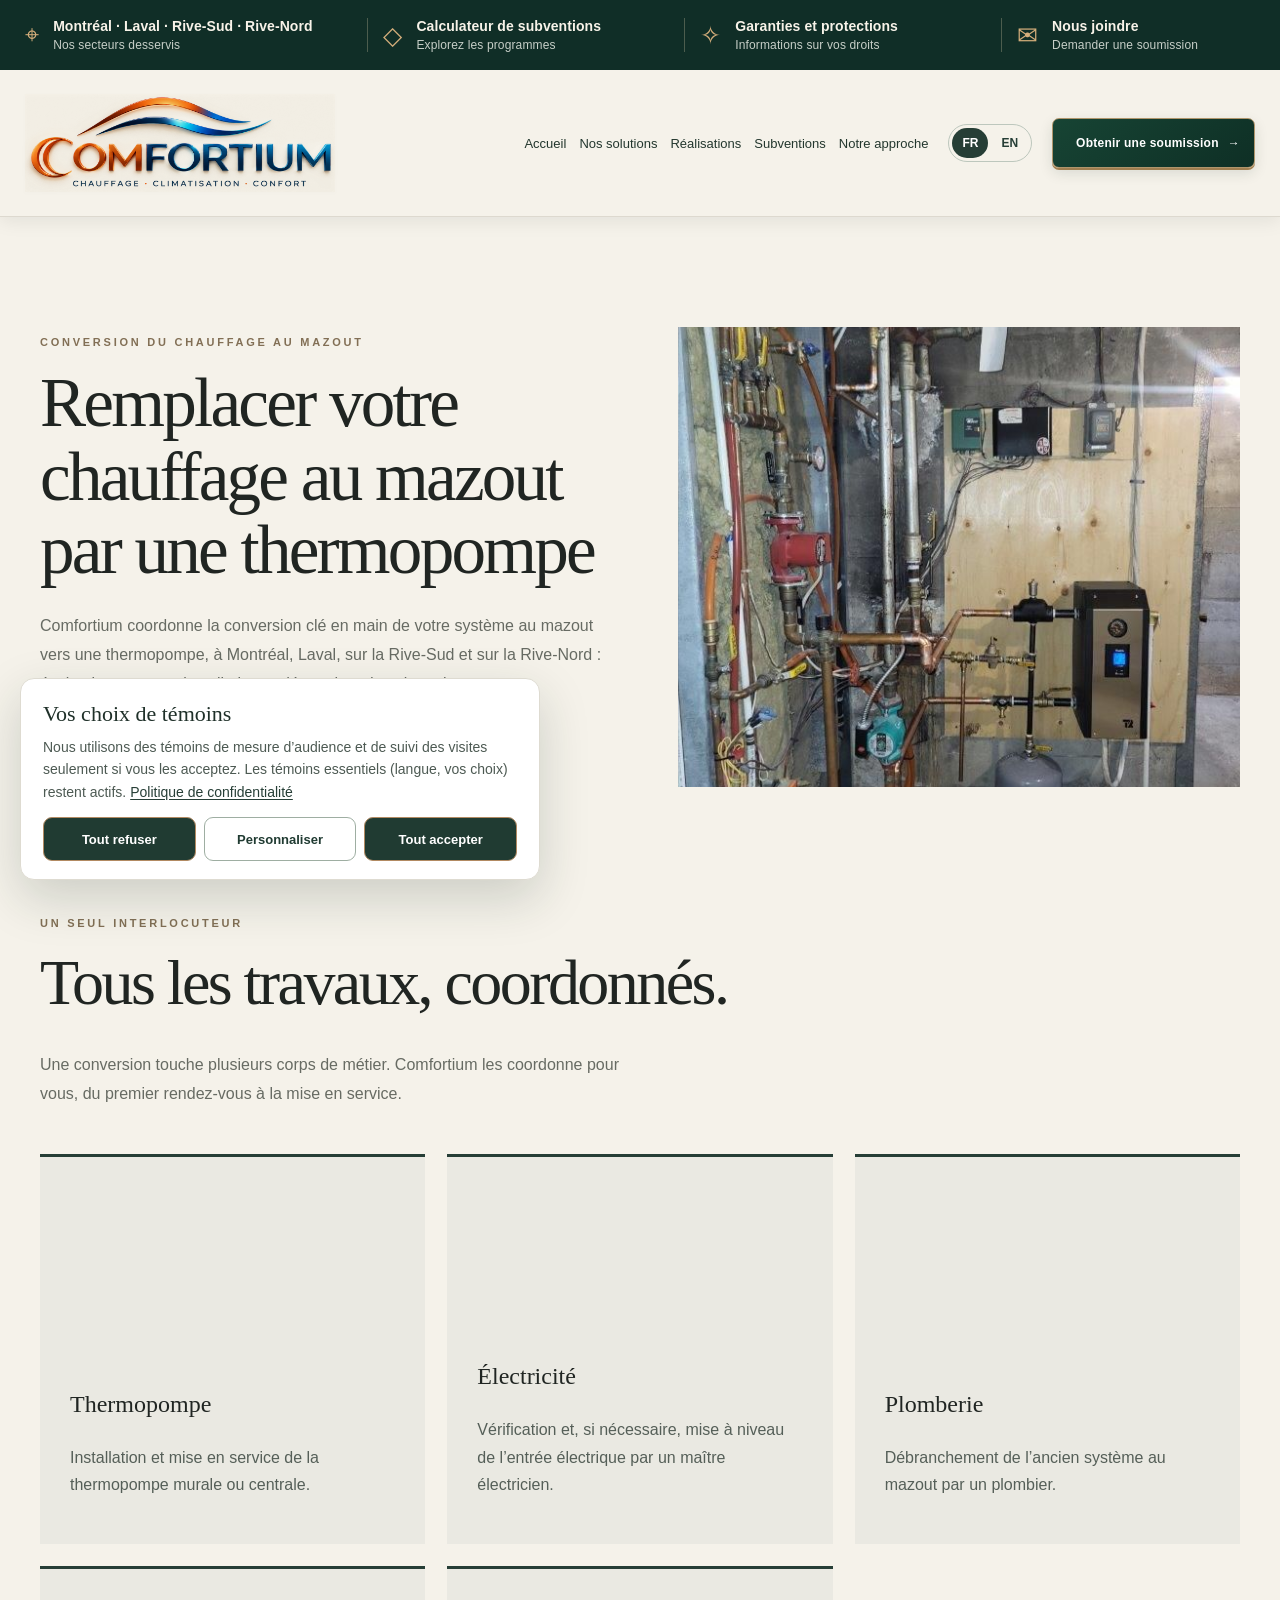
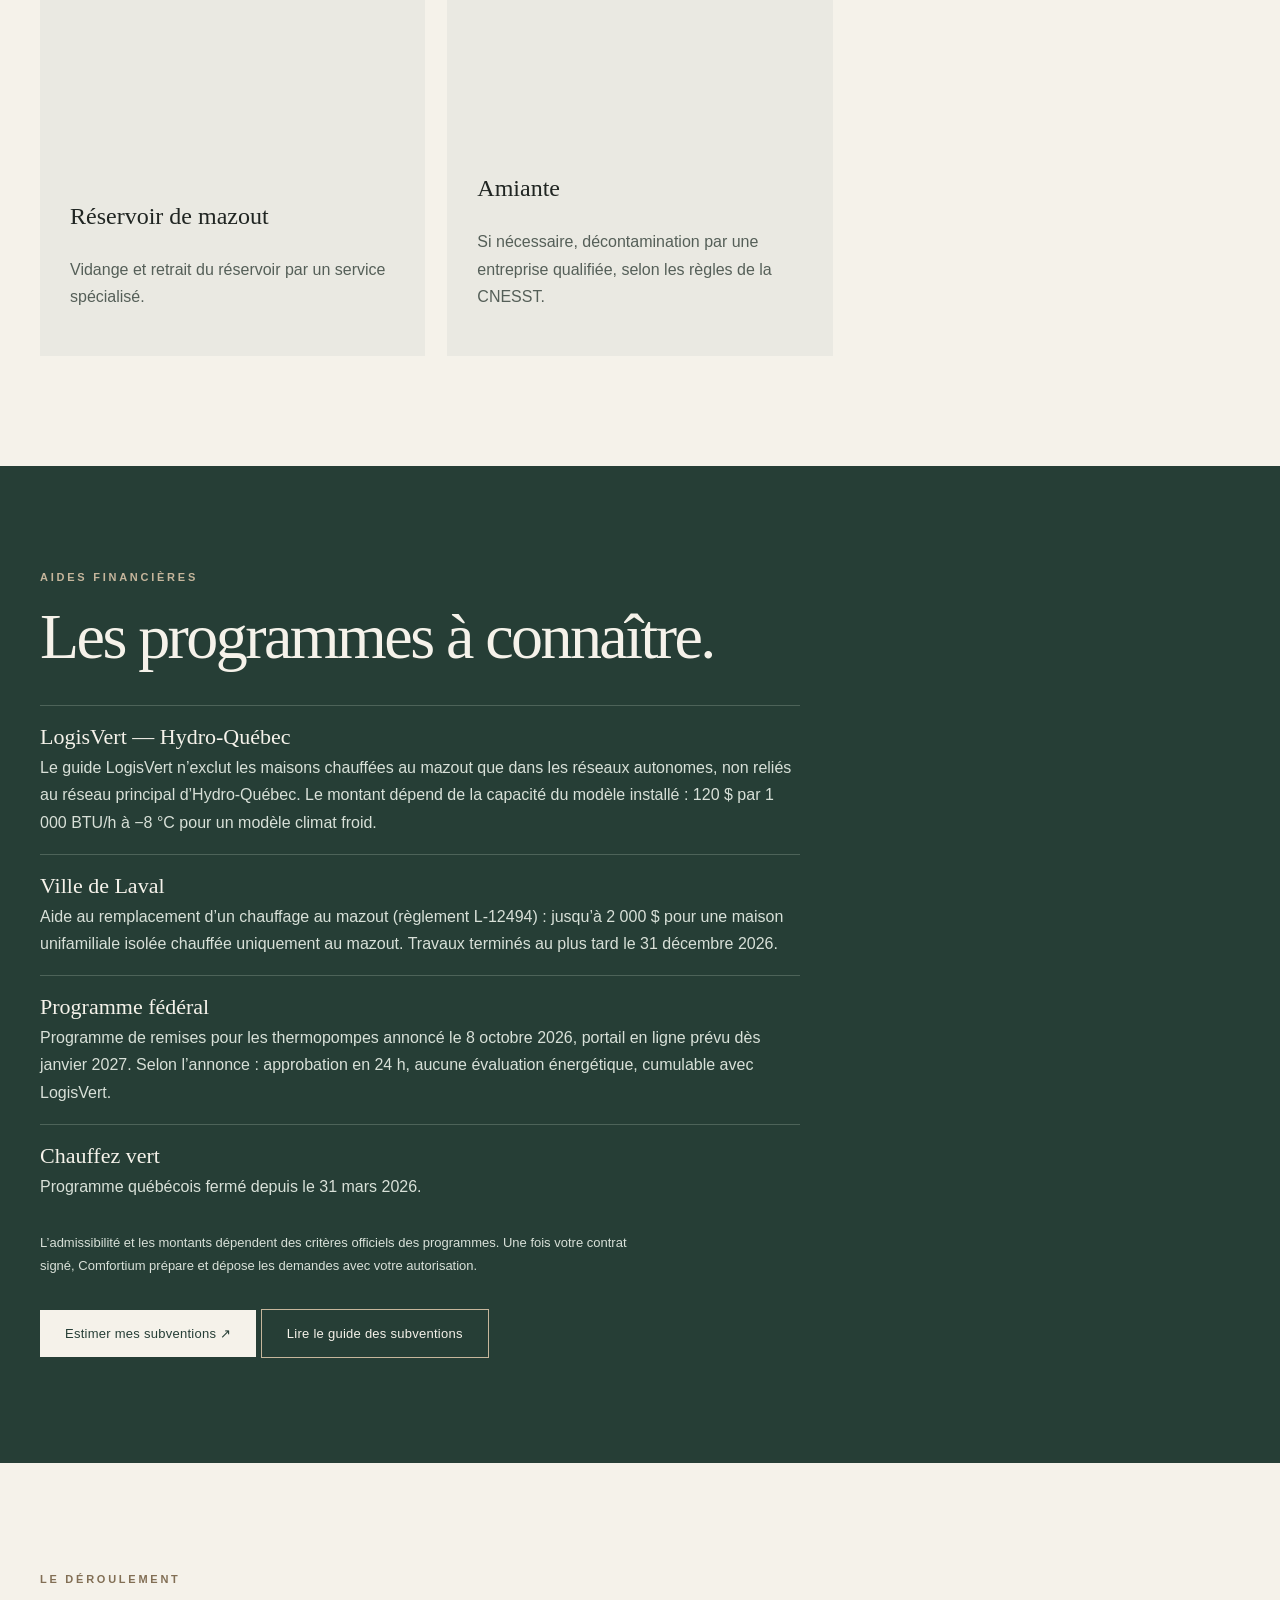
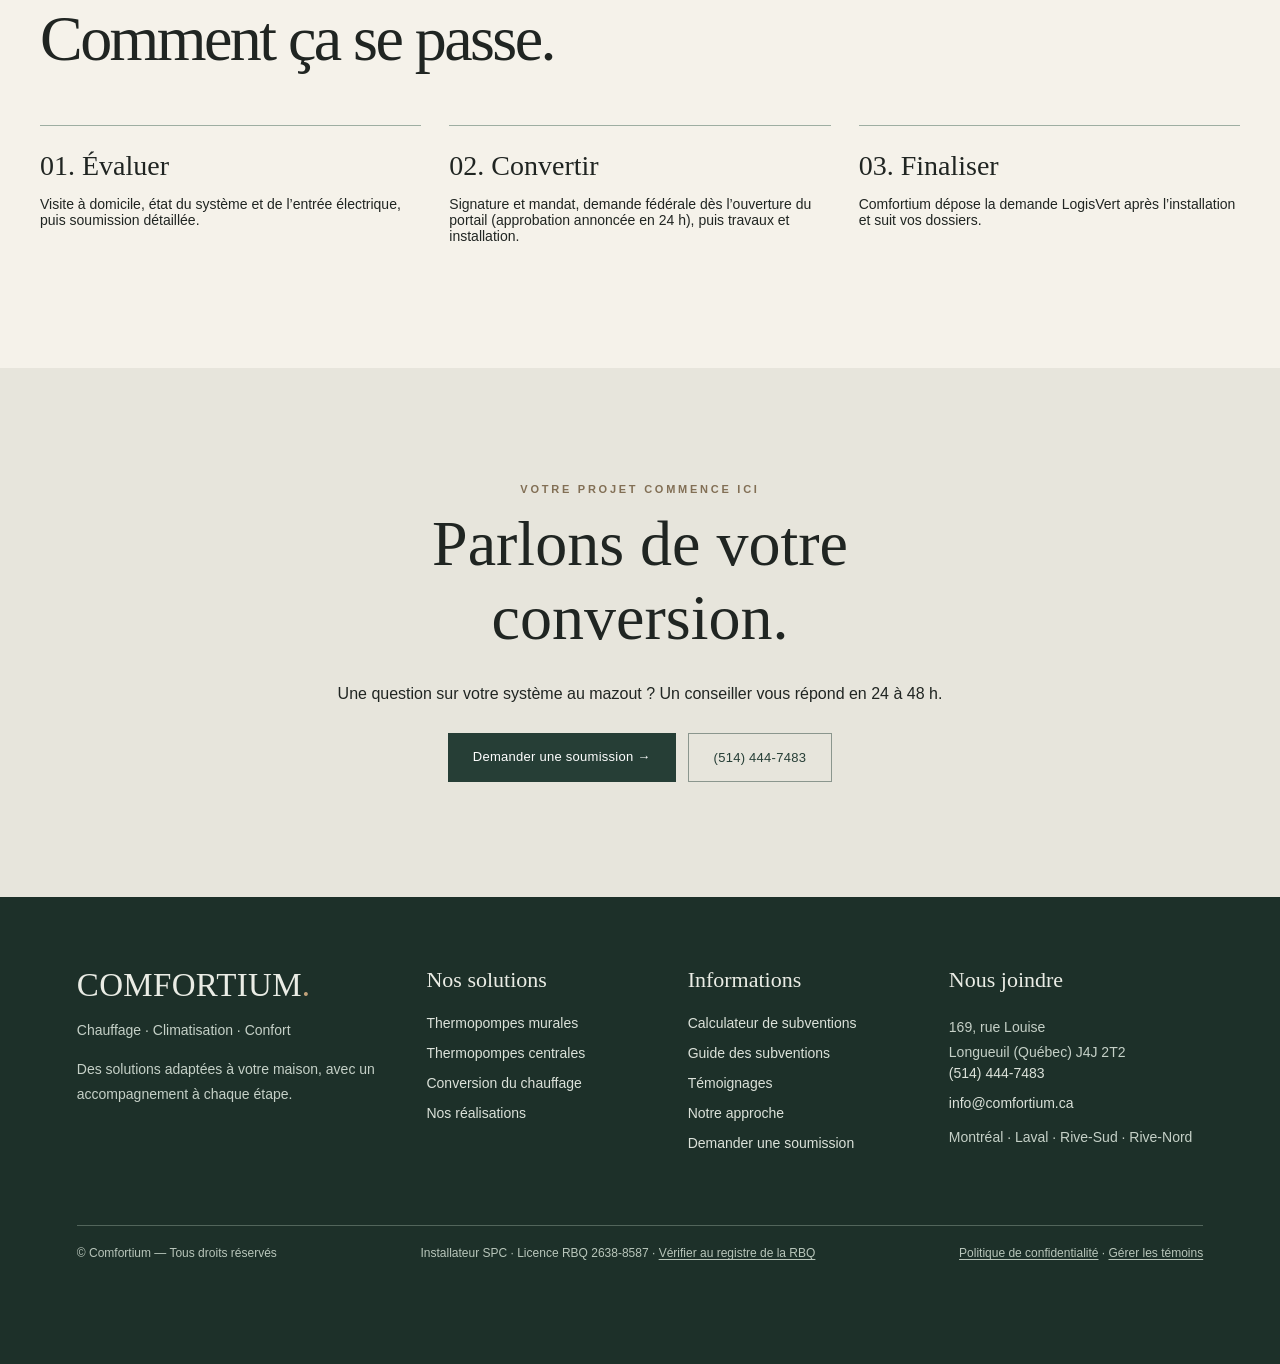
<file: elimination-mazout.html>
<!DOCTYPE html>

<html lang="fr"><head><meta charset="utf-8"/><meta content="width=device-width,initial-scale=1" name="viewport"/><title>Conversion du chauffage au mazout en thermopompe | Comfortium</title>
<meta name="description" content="Conversion clé en main du chauffage au mazout vers une thermopompe à Montréal, Laval, Rive-Sud et Rive-Nord : coordination des travaux, retrait du réservoir et démarches de subvention."/>
<link rel="canonical" href="https://comfortium.ca/elimination-mazout"/>
<meta property="og:type" content="website"/>
<meta property="og:site_name" content="Comfortium"/>
<meta property="og:locale" content="fr_CA"/>
<meta property="og:url" content="https://comfortium.ca/elimination-mazout"/>
<meta property="og:title" content="Conversion du chauffage au mazout en thermopompe | Comfortium"/>
<meta property="og:description" content="Conversion clé en main du mazout vers une thermopompe : travaux coordonnés, retrait du réservoir et démarches de subvention."/>
<meta property="og:image" content="https://comfortium.ca/thermopompe-hero.jpg"/>
<meta property="og:image:alt" content="Thermopompe murale installée"/>
<style>
:root{--cream:#f5f2ea;--green:#263e36;--ink:#202522;--muted:#676b63;--gold:#aa9273}*{box-sizing:border-box}html{scroll-behavior:smooth}body{margin:0;background:var(--cream);color:var(--ink);font-family:Arial,Helvetica,sans-serif}a{text-decoration:none;color:inherit}header{position:sticky;top:0;z-index:20;background:#f5f2eaf2;backdrop-filter:blur(14px);border-bottom:1px solid #ddd9cf}.nav{max-width:1280px;margin:auto;padding:21px 35px;display:flex;align-items:center;gap:35px}.brand{font-family:Georgia,serif;font-size:30px;letter-spacing:-1px;color:var(--green);margin-right:auto}.navlinks{display:flex;gap:28px;font-size:13px}.btn{display:inline-block;background:var(--green);color:white;padding:16px 25px;font-size:13px;letter-spacing:.02em}.btn.outline{background:transparent;border:1px solid #8b968e;color:var(--green)}.hero{min-height:680px;position:relative;display:flex;align-items:center;color:white;background:linear-gradient(90deg,rgba(17,35,29,.86),rgba(17,35,29,.22)),url("thermopompe-hero.jpg") center/cover}.hero-inner{max-width:1280px;margin:auto;width:100%;padding:90px 48px}.eyebrow{text-transform:uppercase;letter-spacing:.25em;font-size:11px;font-weight:bold}.hero h1{font:normal clamp(52px,7vw,104px)/1.03 Georgia,serif;letter-spacing:-.045em;max-width:820px;margin:28px 0}.hero p{font-size:18px;line-height:1.7;max-width:520px;color:#e7e9e4;margin-bottom:34px}.actions{display:flex;gap:14px;flex-wrap:wrap}.hero .btn{background:#f5f2ea;color:#263e36}.hero .btn.outline{background:transparent;border:1px solid #e6e6de;color:white}.strip{display:grid;grid-template-columns:repeat(3,1fr);gap:0;border-bottom:1px solid #ddd9cf}.strip div{text-align:center;padding:30px 15px;border-right:1px solid #ddd9cf;font-size:13px}.section{max-width:1280px;margin:auto;padding:110px 40px}.section h2{font:normal clamp(40px,5vw,67px)/1.13 Georgia,serif;letter-spacing:-.04em;margin:18px 0 32px}.section .intro{max-width:600px;color:var(--muted);line-height:1.8}.grid{display:grid;grid-template-columns:repeat(3,1fr);gap:22px;margin-top:45px}.service{background:#eae9e2;min-height:390px;display:flex;flex-direction:column;justify-content:end;padding:30px;border-top:3px solid var(--green)}.service b{font:normal 31px Georgia,serif}.service p{line-height:1.7;color:#555f58}.dark{background:var(--green);color:#f5f2ea}.dark .section{padding-top:105px;padding-bottom:105px}.dark p{color:#d8e0d8;line-height:1.8;max-width:600px}.split{display:grid;grid-template-columns:1fr 1fr;gap:75px;align-items:center}.photo{min-height:420px;background:linear-gradient(140deg,#8b9e90,#314d42);display:flex;align-items:center;justify-content:center;color:#e7ede8;font:normal 27px Georgia,serif;text-align:center;padding:30px}.steps{display:grid;grid-template-columns:repeat(3,1fr);gap:28px;margin-top:50px}.step{border-top:1px solid #9eaea2;padding-top:24px}.step strong{font:normal 28px Georgia,serif}.step p{font-size:14px}.videos{display:grid;grid-template-columns:repeat(3,1fr);gap:20px;margin-top:40px}.video{aspect-ratio:4/3;background:#d7d9d5;display:flex;align-items:center;justify-content:center;color:#516258;text-align:center;padding:22px}.video span{font-size:14px}.contact{background:#e7e5dc;text-align:center;padding:115px 25px}.contact h2{font:normal clamp(42px,5vw,70px) Georgia,serif;margin:12px auto 30px;max-width:700px}footer{background:#1e2e27;color:#ddd;padding:35px 45px;display:flex;justify-content:space-between;gap:20px;font-size:13px}.notice{position:fixed;bottom:18px;left:18px;z-index:30;background:#fff;color:#25382d;box-shadow:0 4px 25px #0002;padding:12px 16px;font-size:12px;max-width:350px}.chat{position:fixed;bottom:20px;right:20px;background:var(--green);color:white;border:0;padding:16px 19px;border-radius:100px;box-shadow:0 8px 25px #0003;cursor:pointer}.chatnote{display:none;position:fixed;bottom:83px;right:20px;background:white;padding:22px;max-width:280px;box-shadow:0 6px 35px #0002;z-index:30;font-size:14px;line-height:1.5}.chatnote.show{display:block}@media(max-width:750px){.nav{padding:17px 20px}.navlinks{display:none}.brand{font-size:26px}.hero{min-height:600px}.hero-inner{padding:70px 25px}.strip,.grid,.split,.steps,.videos{grid-template-columns:1fr}.section{padding:70px 24px}.service{min-height:220px}.strip div{padding:19px}footer{flex-direction:column}.notice{bottom:10px;left:10px;right:80px}.chat{bottom:14px;right:12px}}
@media(prefers-reduced-motion:reduce){html{scroll-behavior:auto}}

/* Animations progressives au scroll */
.reveal{opacity:0;transform:translateY(48px);transition:opacity .85s cubic-bezier(.2,.7,.2,1),transform .85s cubic-bezier(.2,.7,.2,1)}.reveal.visible{opacity:1;transform:translateY(0)}.service,.video{transition:transform .55s ease,filter .55s ease}.service:hover,.video:hover{transform:translateY(-8px)}.hero{background-attachment:fixed}.scroll-progress{position:fixed;top:0;left:0;height:3px;background:#aa9273;z-index:100;width:0}.scroll-cue{position:absolute;bottom:24px;left:50%;transform:translateX(-50%);color:#fff;font-size:11px;letter-spacing:.22em;animation:cue 1.6s infinite alternate}@keyframes cue{to{transform:translate(-50%,9px);opacity:.4}}.photo{position:sticky;top:110px}.video{min-height:270px}@media(max-width:750px){.hero{background-attachment:scroll}.photo{position:relative;top:auto}.video{min-height:320px}}@media(prefers-reduced-motion:reduce){.reveal{opacity:1;transform:none;transition:none}.scroll-cue{animation:none}}
</style><style>
/* Cartes produits V4 : images et textes séparés, sans superposition */
.solution-grid{align-items:stretch;gap:22px}.solution-card{display:block;min-height:0;padding:0!important;border-top:0!important;background:#fdfcf8!important;overflow:hidden;position:relative;box-shadow:0 10px 28px rgba(27,43,34,.065)}.solution-image{height:270px;overflow:hidden;background:#e0e0d9}.solution-image img{display:block;width:100%;height:100%;object-fit:cover;object-position:center;transition:transform .65s ease}.solution-card:hover .solution-image img{transform:scale(1.045)}.solution-content{min-height:185px;padding:25px 28px 30px;position:relative}.solution-content h3{font:normal clamp(25px,2.3vw,33px)/1.14 Georgia,serif;letter-spacing:-.025em;margin:0 0 13px;color:#263e36}.solution-content p{font-size:15px;line-height:1.65;color:#555f58;margin:0;padding-right:12px}.solution-arrow{position:absolute;right:23px;bottom:19px;color:#263e36;font-size:22px}@media(max-width:750px){.solution-image{height:245px}.solution-content{min-height:160px;padding:23px 24px 35px}}
</style><style>
.trust-metrics{display:grid;grid-template-columns:repeat(3,1fr);border-bottom:1px solid #d9d7cd;background:#f5f2ea}.metric{padding:40px 25px;text-align:center;border-right:1px solid #d9d7cd;display:flex;flex-direction:column;align-items:center;gap:12px}.metric strong{font:normal clamp(34px,4vw,62px) Georgia,serif;color:#263e36;line-height:1}.metric span{font-size:12px;letter-spacing:.04em;color:#555f58;max-width:260px}.gallery-heading{display:flex;align-items:end;justify-content:space-between;gap:20px}.gallery-controls{display:flex;gap:12px;padding-bottom:28px}.gallery-controls button{width:49px;height:49px;border:1px solid #263e36;background:transparent;color:#263e36;border-radius:50%;font-size:23px;cursor:pointer}.gallery-controls button:hover{background:#263e36;color:white}.gallery-track{display:flex;gap:19px;overflow-x:auto;scroll-snap-type:x mandatory;scroll-behavior:smooth;padding-bottom:16px;scrollbar-color:#8e9d90 transparent}.gallery-item{flex:0 0 min(32%,380px);margin:0;scroll-snap-align:start;background:#e6e5de;overflow:hidden}.gallery-item img{display:block;width:100%;height:360px;object-fit:cover;transition:transform .5s}.gallery-item:hover img{transform:scale(1.04)}.gallery-item figcaption{padding:15px 18px;font-size:12px;color:#45554b}.gallery-note{font-size:13px;color:#626b62;margin-top:16px}.reviews-band{background:#e8e5dc}.reviews-band h2{font:normal clamp(40px,5vw,65px) Georgia,serif}.reviews-band p{max-width:620px;line-height:1.7}.review-placeholder{padding:38px;border:1px solid #c6c9c0;margin-top:32px;color:#5e675f;font-size:14px}@media(max-width:750px){.trust-metrics{grid-template-columns:1fr}.metric{padding:22px;border-bottom:1px solid #ddd}.metric strong{font-size:38px}.gallery-heading{align-items:center}.gallery-item{flex-basis:80%}.gallery-item img{height:290px}.gallery-controls button{width:42px;height:42px}}
</style><style>.gallery-item{background:#f0eee8;flex-basis:min(37%,440px)}.gallery-image-button{display:block;position:relative;border:0;padding:0;width:100%;cursor:zoom-in;background:#e5e5de;overflow:hidden}.gallery-image-button img{height:340px;width:100%;object-fit:cover;object-position:center}.gallery-item figcaption{padding:19px 20px;display:flex;flex-direction:column;gap:6px}.gallery-item figcaption strong{font:normal 24px Georgia,serif;color:#263e36}.gallery-item figcaption small{font-size:12px;color:#667067}.zoom-label{position:absolute;bottom:15px;right:15px;background:#f5f2ea;color:#263e36;padding:9px 12px;font-size:12px}.lightbox{border:0;background:#f5f2ea;max-width:min(900px,92vw);max-height:92vh;padding:20px;box-shadow:0 20px 80px #0006}.lightbox::backdrop{background:#111b17db}.lightbox img{display:block;max-width:100%;max-height:75vh;object-fit:contain;margin:auto}.lightbox p{font-size:13px;color:#526158}.lightbox-close{position:absolute;right:15px;top:10px;border:0;background:#263e36;color:white;font-size:26px;cursor:pointer;width:42px;height:42px}@media(max-width:750px){.gallery-item{flex-basis:83%}.gallery-image-button img{height:280px}}@media(prefers-reduced-motion:reduce){.gallery-track{scroll-behavior:auto}}</style><style>
/* V7: galerie photo épurée sans légendes individuelles */
.gallery-section{padding-top:96px;padding-bottom:100px}
.gallery-heading{align-items:end;margin-bottom:30px}
.gallery-heading h2{margin:0;font-size:clamp(46px,5.5vw,76px);letter-spacing:-.045em}
.gallery-item{background:transparent;overflow:hidden}
.gallery-image-button{border-radius:2px;overflow:hidden}
.gallery-image-button img{height:clamp(290px,30vw,460px);object-fit:cover;transition:transform .7s cubic-bezier(.2,.8,.2,1)}
.gallery-image-button:hover img{transform:scale(1.045)}
.gallery-track{scroll-snap-type:x mandatory}
.gallery-item{scroll-snap-align:start}
@media(max-width:750px){.gallery-section{padding-top:65px;padding-bottom:70px}.gallery-heading h2{font-size:44px}.gallery-image-button img{height:330px}}
</style><style>
/* V8 : seule l'en-tête est remplacée, le reste de V7 est inchangé */
.premium-header{position:sticky;top:0;z-index:40;background:#f5f2ea;box-shadow:0 3px 14px rgba(14,31,26,.08)}
.utility-bar{background:#102e27;color:#f5f0e6}
.utility-inner{max-width:1600px;margin:auto;min-height:37px;padding:7px 28px;display:flex;align-items:center;justify-content:space-between;gap:16px;font-size:12px;letter-spacing:.01em}
.utility-inner a{color:inherit;text-decoration:none}.utility-inner a:hover{text-decoration:underline}
.premium-nav{max-width:1600px;min-height:116px;padding:12px 28px;gap:28px}
.premium-brand{display:flex;align-items:center;margin-right:auto;flex:0 1 370px;min-width:210px}
.premium-brand img{display:block;width:100%;height:auto;max-height:110px;object-fit:contain;object-position:left center;mix-blend-mode:multiply;filter:drop-shadow(0 1px 2px rgba(0,0,0,.09))}
.premium-nav .navlinks{display:flex;align-items:center;gap:clamp(13px,2vw,30px);white-space:nowrap}
.premium-nav .navlinks a{font-size:14px;color:#23372e;transition:color .2s}.premium-nav .navlinks a:hover{color:#9a7549}
.premium-cta{background:linear-gradient(140deg,#174434,#0e2f25);border:1px solid #af956b;box-shadow:0 5px 14px #142a241f,0 2px 0 #ae8755;padding:19px 22px;white-space:nowrap;border-radius:5px;font-weight:600;transition:transform .2s,box-shadow .2s}
.premium-cta:hover{transform:translateY(-2px);box-shadow:0 9px 18px #142a242a,0 2px 0 #ae8755}
.premium-cta span{padding-left:9px}
@media(max-width:1100px){.utility-inner span:nth-child(2),.utility-inner a:nth-child(4){display:none}.premium-brand{flex-basis:270px}.premium-nav{gap:14px}.premium-nav .navlinks{gap:14px}}
@media(max-width:750px){.utility-inner{min-height:30px;padding:6px 13px;font-size:10px}.utility-inner span:nth-child(3){display:none}.premium-nav{min-height:75px;padding:8px 12px;gap:8px}.premium-brand{min-width:0;flex:1 1 190px}.premium-brand img{max-height:66px}.premium-nav .navlinks{display:none}.premium-cta{font-size:11px;padding:12px 10px;white-space:normal;max-width:145px;text-align:center}}
</style><style>
/* V9: header-only layout override; other sections unchanged */
.premium-header{position:sticky;top:0;z-index:40;background:#f5f2ea;box-shadow:0 4px 18px rgba(14,31,26,.08)}
.utility-bar{background:#102e27;color:#f8f3e9}
.utility-inner{max-width:1760px;margin:auto;min-height:70px;padding:11px 42px;display:grid;grid-template-columns:1.3fr 1.2fr 1.2fr 1fr;gap:22px;align-items:center;font-size:14px}
.utility-item{display:flex;gap:14px;align-items:center;min-width:0;color:inherit;text-decoration:none}
.utility-item:not(:first-child){border-left:1px solid rgba(232,215,179,.28);padding-left:24px}
.utility-item strong,.utility-item small{display:block;white-space:nowrap}
.utility-item strong{font-weight:600;font-size:14px;letter-spacing:.005em}
.utility-item small{font-size:12px;color:#c7cfc8;margin-top:4px}
.utility-symbol{font-size:25px;color:#d4ae7b;flex-shrink:0}
.premium-nav{max-width:1760px;margin:auto;min-height:146px;padding:18px 42px;display:flex;align-items:center;gap:clamp(20px,2.6vw,48px)}
.premium-brand{display:flex;align-items:center;margin-right:auto;flex:0 1 430px;min-width:260px}
.premium-brand img{display:block;width:100%;max-height:116px;object-fit:contain;object-position:left center;mix-blend-mode:multiply;filter:drop-shadow(0 1px 2px rgba(0,0,0,.06))}
.premium-nav .navlinks{display:flex;align-items:center;gap:clamp(14px,1.55vw,30px);white-space:nowrap}
.premium-nav .navlinks a{font-size:15px;color:#23372e;transition:color .2s}
.premium-nav .navlinks a:hover{color:#9a7549}
.premium-cta{background:linear-gradient(140deg,#174434,#0e2f25);border:1px solid #af956b;box-shadow:0 5px 14px #142a241f,0 2px 0 #ae8755;padding:20px 24px;white-space:nowrap;border-radius:7px;font-weight:600;transition:transform .2s,box-shadow .2s}
.premium-cta:hover{transform:translateY(-2px);box-shadow:0 9px 18px #142a242a,0 2px 0 #ae8755}
.premium-cta span{padding-left:9px}
@media(max-width:1300px){.utility-inner{padding:10px 25px;gap:12px}.utility-item:not(:first-child){padding-left:15px}.premium-nav{padding:15px 25px;gap:20px}.premium-brand{flex-basis:310px;min-width:220px}.premium-nav .navlinks{gap:13px}.premium-nav .navlinks a{font-size:13px}.premium-cta{padding:17px 14px;font-size:12px}}
@media(max-width:980px){.utility-inner{grid-template-columns:1fr 1fr;min-height:60px}.utility-guarantees{display:none}.utility-contact{display:none}.utility-item:nth-child(2){border-left:1px solid rgba(232,215,179,.28)}.premium-nav{min-height:104px}.premium-brand{flex:1 1 270px}.premium-nav .navlinks{display:none}.premium-brand img{max-height:92px}}
@media(max-width:580px){.utility-inner{min-height:52px;padding:9px 13px;gap:8px}.utility-item{gap:6px}.utility-item:not(:first-child){padding-left:9px}.utility-symbol{font-size:18px}.utility-item strong{font-size:10px}.utility-item small{font-size:9px}.premium-nav{min-height:82px;padding:8px 12px;gap:8px}.premium-brand{min-width:0;flex:1 1 180px}.premium-brand img{max-height:75px}.premium-cta{font-size:11px;padding:12px 10px;white-space:normal;max-width:148px;text-align:center}}
</style><style>
.reviews-band{background:#eae8df;color:#243b32}.reviews-band .section{max-width:1280px}.reviews-intro{max-width:770px;line-height:1.7;color:#5a655e}.reviews-grid{display:grid;grid-template-columns:repeat(3,minmax(0,1fr));gap:20px;margin-top:38px}.review-card{padding:32px;background:#f7f5ee;border:1px solid #d6d5cb;display:flex;flex-direction:column;min-height:310px}.review-stars{color:#aa8860;letter-spacing:3px}.review-card blockquote{font:normal 19px/1.6 Georgia,serif;margin:23px 0;flex:1}.review-by{font-weight:700;font-size:14px}.review-by span{color:#637068;font-weight:400}.reviews-disclaimer{font-size:12px;color:#667168;margin-top:22px}.footer-premium{background:#1d3029;color:#eaece5;display:block;padding:70px 6% 20px}.footer-grid{max-width:1300px;margin:auto;display:grid;grid-template-columns:1.4fr 1fr 1fr 1.15fr;gap:40px}.footer-grid h3{font:normal 22px Georgia,serif;margin:0 0 22px}.footer-grid a{display:block;margin:0 0 14px;color:#dbe1d9;text-decoration:none;font-size:14px}.footer-grid a:hover{text-decoration:underline}.footer-grid p,.footer-grid address{font-style:normal;color:#c5d0c7;font-size:14px;line-height:1.8}.footer-brand{font:normal 33px Georgia,serif;letter-spacing:.01em}.footer-brand span{color:#c0a17a}.footer-bottom{max-width:1300px;margin:60px auto 0;padding-top:20px;border-top:1px solid #52655b;display:flex;justify-content:space-between;gap:15px;color:#b9c6bb;font-size:12px}@media(max-width:900px){.reviews-grid{grid-template-columns:1fr}.footer-grid{grid-template-columns:repeat(2,minmax(0,1fr))}}@media(max-width:560px){.footer-grid{grid-template-columns:1fr}.footer-bottom{flex-direction:column}.footer-premium{padding:55px 24px 22px}}
</style><style>#formulaire-integre{max-width:850px}#comfortium-chat-original{color-scheme:normal}@media(max-width:700px){#comfortium-chat-original{width:100vw;height:105px;bottom:0;transition:height .2s}body:has(#comfortium-chat-original){} }</style><style>
/* Comfortium V15 shared design tokens: visual-only overrides */
:root{--cv-forest:#203b32;--cv-ivory:#f5f2ea;--cv-orange:#dc762b;--cv-blue:#176f9c;--cv-ink:#263b32}
html{scroll-padding-top:110px}body{overflow-x:hidden}
#lead-form,.lead-form-card{box-sizing:border-box!important;width:100%!important;max-width:100%!important;margin:0 auto!important;background:#fff!important;color:var(--cv-ink)!important;border:1px solid #dedbd1!important;border-radius:18px!important;box-shadow:0 12px 34px rgba(22,44,35,.08)!important;padding:clamp(20px,4vw,42px)!important}
#lead-form *{box-sizing:border-box!important}
#lead-form .lf-label{color:var(--cv-forest)!important;font-weight:600!important}
#lead-form .input-field,#lead-form .textarea-field{background:#fcfbf8!important;color:#203b32!important;border:1px solid #c9d0c8!important;border-radius:9px!important;box-shadow:none!important;min-width:0!important;width:100%!important}
#lead-form .input-field:focus,#lead-form .textarea-field:focus{border-color:var(--cv-blue)!important;outline:2px solid rgba(23,111,156,.18)!important;outline-offset:1px!important}
#lead-form .lf-row{display:grid!important;grid-template-columns:repeat(2,minmax(0,1fr))!important;gap:15px!important}
#lead-form .lf-field{min-width:0!important}
#lead-form .lf-submit{background:var(--cv-forest)!important;color:#fff!important;border:1px solid #b28a62!important;border-radius:10px!important;box-shadow:none!important;min-height:50px!important}
#lead-form .lf-submit:hover{background:#305447!important}
#lead-form .privacy-note{color:#68746c!important}
@media(max-width:580px){#lead-form .lf-row{grid-template-columns:1fr!important}#lead-form,.lead-form-card{padding:20px!important}}
</style><style>
#comfortium-language-switch{display:flex;align-items:center;gap:3px;padding:3px;border:1px solid #bdc7bd;border-radius:99px;flex-shrink:0}
#comfortium-language-switch button{border:0;background:transparent;color:#263e36;font:600 12px Arial;padding:8px 10px;border-radius:99px;cursor:pointer}
#comfortium-language-switch button[aria-pressed="true"]{background:#263e36;color:#fff}
#chatCloseButton{flex:0 0 auto;width:38px;height:38px;border-radius:50%;border:1px solid #b9c8c0;background:#f5f2ea;color:#203b32;font-size:26px;line-height:1;cursor:pointer;display:grid;place-items:center;margin-left:8px;z-index:2}
#chatCloseButton:focus-visible{outline:3px solid #e38b38;outline-offset:2px}
#chatWindow{isolation:isolate}
@media(max-width:800px){.premium-nav{flex-wrap:wrap!important;gap:8px!important}#comfortium-language-switch{margin-left:auto}.premium-nav .navlinks{display:none!important}}
</style><style id="comfortium-v20-chat-fixes">
#chatBubble.chat-is-open{visibility:hidden!important;pointer-events:none!important}
#chatWindow .quick-replies{display:flex!important;flex-wrap:wrap!important;gap:8px!important;margin-top:10px!important;max-width:100%!important}
#chatWindow .qr-btn{appearance:none!important;display:inline-flex!important;align-items:center!important;white-space:normal!important;text-align:left!important;background:#fff!important;border:1px solid #d7dfd8!important;border-radius:999px!important;padding:10px 14px!important;color:#203b32!important;font:600 12px/1.35 system-ui,sans-serif!important;box-shadow:0 2px 7px rgba(0,0,0,.06)!important;max-width:100%!important}
#chatWindow .qr-btn:hover{background:#eaf2ed!important;border-color:#769788!important}
#chatWindow .chat-messages{min-height:0!important}
#chatWindow .chat-head-row{min-width:0!important}
#chatWindow .chat-head-name{overflow-wrap:anywhere!important}
@media(max-width:550px){#chatWindow{max-height:calc(100dvh - 100px)!important}#chatWindow .qr-btn{font-size:12px!important}}
</style><style>.footer-bottom{padding-bottom:84px}.licence-note a:hover{opacity:.8}</style>
<style>
/* Formulaire de soumission natif — design Comfortium */
#lead-form.qf-card{box-sizing:border-box;width:100%;max-width:826px;margin:42px auto 0;background:#fff;color:#263b32;border:1px solid #dedbd1;border-radius:18px;box-shadow:0 12px 34px rgba(22,44,35,.08);padding:34px;text-align:left;font-family:Arial,Helvetica,sans-serif}
.qf-row{display:grid;grid-template-columns:repeat(2,minmax(0,1fr));gap:15px}
.qf-field{min-width:0}
.qf-label{display:block;font-size:11px;font-weight:600;letter-spacing:.1em;text-transform:uppercase;color:#203b32;margin-bottom:6px}
.qf-input{box-sizing:border-box;display:block;width:100%;background:#fcfbf8;color:#203b32;border:1px solid #c9d0c8;border-radius:9px;padding:12px 16px;font:14px Arial,Helvetica,sans-serif;margin:0 0 16px}
.qf-input:focus{outline:2px solid rgba(38,62,54,.22);outline-offset:1px;border-color:#263e36}
textarea.qf-input{min-height:90px;resize:vertical;line-height:1.6}
select.qf-input{cursor:pointer}
.qf-error,.qf-success{display:none;border-radius:10px;padding:12px 14px;font-size:13px;line-height:1.5;margin:0 0 12px}
.qf-error{background:#fdf3f2;border:1px solid #e9b4ad;color:#9f2d20}
.qf-success{background:#f1f6f2;border:1px solid #a9c7b1;color:#1f5133;font-weight:600;text-align:center}
#lfSubmitBtn{display:block;width:100%;min-height:50px;background:#203b32;color:#fff;border:1px solid #b28a62;border-radius:10px;font:700 14px Arial,Helvetica,sans-serif;letter-spacing:.01em;cursor:pointer;margin-top:4px}
#lfSubmitBtn:hover{background:#305447}
#lfSubmitBtn:disabled{opacity:.6;cursor:not-allowed}
.qf-note{font-size:11px;line-height:1.6;color:#68746c;text-align:center;margin:12px 0 0}
@media(max-width:700px){#lead-form.qf-card{padding:20px}.qf-row{grid-template-columns:1fr;gap:0}}
</style>
<script>window.dataLayer=window.dataLayer||[];function gtag(){dataLayer.push(arguments);}
/* Loi 25 : témoins refusés par défaut, jusqu'au consentement (bannière à venir). */
gtag('consent','default',{analytics_storage:'denied',ad_storage:'denied',ad_user_data:'denied',ad_personalization:'denied'});
gtag('js',new Date());gtag('config','G-3FQPV0JGVG');</script>
<script async src="https://www.googletagmanager.com/gtag/js?id=G-3FQPV0JGVG"></script>
<script type="application/ld+json">{"@context": "https://schema.org", "@type": "Service", "name": "Conversion du chauffage au mazout vers une thermopompe", "serviceType": "Conversion du chauffage au mazout", "url": "https://comfortium.ca/elimination-mazout", "areaServed": [{"@type": "City", "name": "Montréal"}, {"@type": "City", "name": "Laval"}, {"@type": "Place", "name": "Rive-Sud de Montréal"}, {"@type": "Place", "name": "Rive-Nord de Montréal"}], "provider": {"@type": "HVACBusiness", "name": "Comfortium", "url": "https://comfortium.ca/", "telephone": "+1-514-444-7483"}}</script>
<style>.mz-hero h1{font:normal clamp(44px,5.4vw,76px)/1.06 Georgia,serif;letter-spacing:-.04em;margin:18px 0 26px;max-width:640px}.mz-actions{display:flex;flex-wrap:wrap;gap:12px;margin-top:30px}.mz-list{list-style:none;padding:0;margin:30px 0 0;max-width:760px}.mz-list li{border-top:1px solid #4d6359;padding:18px 0;color:#d8e0d8;line-height:1.7}.mz-list strong{display:block;font:normal 22px Georgia,serif;color:#f5f2ea;margin-bottom:4px}.mz-small{font-size:13px}.service h3{font:normal 24px Georgia,serif;margin:0 0 10px}</style>
<script src="consent.js" defer></script>
</head><body><div class="scroll-progress" id="scrollProgress"></div>
<header class="premium-header"><div class="utility-bar"><div class="utility-inner"><div class="utility-item"><span class="utility-symbol">⌖</span><span><strong>Montréal · Laval · Rive-Sud · Rive-Nord</strong><small><span data-i18n-en="Areas served" data-i18n-fr="Nos secteurs desservis">Nos secteurs desservis</span></small></span></div><a class="utility-item" href="calculateur-subvention.html"><span class="utility-symbol">◇</span><span><strong><span data-i18n-en="Rebate calculator" data-i18n-fr="Calculateur de subventions">Calculateur de subventions</span></strong><small><span data-i18n-en="Explore subsidy programs" data-i18n-fr="Explorez les programmes">Explorez les programmes</span></small></span></a><a class="utility-item utility-guarantees" href="index.html#subventions"><span class="utility-symbol">✧</span><span><strong><span data-i18n-en="Warranties and protections" data-i18n-fr="Garanties et protections">Garanties et protections</span></strong><small><span data-i18n-en="Information on your rights" data-i18n-fr="Informations sur vos droits">Informations sur vos droits</span></small></span></a><a class="utility-item utility-contact" href="index.html#soumission"><span class="utility-symbol">✉</span><span><strong><span data-i18n-en="Contact us" data-i18n-fr="Nous joindre">Nous joindre</span></strong><small><span data-i18n-en="Request a quote" data-i18n-fr="Demander une soumission">Demander une soumission</span></small></span></a></div></div><nav class="nav premium-nav"><a aria-label="Comfortium, accueil" class="premium-brand" href="index.html#accueil"><img alt="Comfortium — Chauffage, climatisation, confort" src="logo_comfortium_orange_bleu.png"/></a><div class="navlinks"><a href="index.html#accueil"><span data-i18n-en="Home" data-i18n-fr="Accueil">Accueil</span></a><a href="index.html#solutions"><span data-i18n-en="Our solutions" data-i18n-fr="Nos solutions">Nos solutions</span></a><a href="realisations.html"><span data-i18n-en="Projects" data-i18n-fr="Réalisations">Réalisations</span></a><a href="index.html#subventions"><span data-i18n-en="Subsidies" data-i18n-fr="Subventions">Subventions</span></a><a href="index.html#approche"><span data-i18n-en="Our approach" data-i18n-fr="Notre approche">Notre approche</span></a></div><div aria-label="Langue / Language" id="comfortium-language-switch" role="group"><button data-lang="fr" onclick="comfortiumSetLanguage('fr')" type="button">FR</button><button data-lang="en" onclick="comfortiumSetLanguage('en')" type="button">EN</button></div><a class="btn premium-cta" href="index.html#soumission"><span data-i18n-en="Get a quote" data-i18n-fr="Obtenir une soumission">Obtenir une soumission</span><span aria-hidden="true">→</span></a></nav></header>
<main id="mazout"><section class="section mz-hero"><div class="split"><div><div class="eyebrow" style="color:#826f55"><span data-i18n-fr="Conversion du chauffage au mazout" data-i18n-en="Oil heating conversion">Conversion du chauffage au mazout</span></div><h1><span data-i18n-fr="Remplacer votre chauffage au mazout par une thermopompe" data-i18n-en="Replace your oil heating with a heat pump">Remplacer votre chauffage au mazout par une thermopompe</span></h1><p class="intro"><span data-i18n-fr="Comfortium coordonne la conversion clé en main de votre système au mazout vers une thermopompe, à Montréal, Laval, sur la Rive-Sud et sur la Rive-Nord : évaluation, travaux, installation et démarches de subvention." data-i18n-en="Comfortium coordinates the turnkey conversion of your oil heating system to a heat pump in Montréal, Laval and the South and North Shores: assessment, work, installation and rebate applications.">Comfortium coordonne la conversion clé en main de votre système au mazout vers une thermopompe, à Montréal, Laval, sur la Rive-Sud et sur la Rive-Nord : évaluation, travaux, installation et démarches de subvention.</span></p><div class="mz-actions"><a class="btn" href="index.html#soumission"><span data-i18n-fr="Demander une soumission →" data-i18n-en="Request a quote →">Demander une soumission →</span></a><a class="btn outline" href="calculateur-subvention.html"><span data-i18n-fr="Estimer mes subventions" data-i18n-en="Estimate my rebates">Estimer mes subventions</span></a></div></div><div aria-label="Conversion du chauffage — photographie Comfortium" class="photo" role="img" style="background:url(original_9.jpg) center/cover;min-height:460px"></div></div></section><section class="section" style="padding-top:20px"><div class="eyebrow" style="color:#826f55"><span data-i18n-fr="Un seul interlocuteur" data-i18n-en="One point of contact">Un seul interlocuteur</span></div><h2><span data-i18n-fr="Tous les travaux, coordonnés." data-i18n-en="All the work, coordinated.">Tous les travaux, coordonnés.</span></h2><p class="intro"><span data-i18n-fr="Une conversion touche plusieurs corps de métier. Comfortium les coordonne pour vous, du premier rendez-vous à la mise en service." data-i18n-en="A conversion involves several trades. Comfortium coordinates them for you, from the first visit to start-up.">Une conversion touche plusieurs corps de métier. Comfortium les coordonne pour vous, du premier rendez-vous à la mise en service.</span></p><div class="grid"><article class="service"><h3><span data-i18n-fr="Thermopompe" data-i18n-en="Heat pump">Thermopompe</span></h3><p><span data-i18n-fr="Installation et mise en service de la thermopompe murale ou centrale." data-i18n-en="Installation and start-up of the wall-mounted or central heat pump.">Installation et mise en service de la thermopompe murale ou centrale.</span></p></article><article class="service"><h3><span data-i18n-fr="Électricité" data-i18n-en="Electrical">Électricité</span></h3><p><span data-i18n-fr="Vérification et, si nécessaire, mise à niveau de l’entrée électrique par un maître électricien." data-i18n-en="Inspection and, if needed, upgrade of the electrical service by a master electrician.">Vérification et, si nécessaire, mise à niveau de l’entrée électrique par un maître électricien.</span></p></article><article class="service"><h3><span data-i18n-fr="Plomberie" data-i18n-en="Plumbing">Plomberie</span></h3><p><span data-i18n-fr="Débranchement de l’ancien système au mazout par un plombier." data-i18n-en="Disconnection of the old oil system by a plumber.">Débranchement de l’ancien système au mazout par un plombier.</span></p></article><article class="service"><h3><span data-i18n-fr="Réservoir de mazout" data-i18n-en="Oil tank">Réservoir de mazout</span></h3><p><span data-i18n-fr="Vidange et retrait du réservoir par un service spécialisé." data-i18n-en="Emptying and removal of the tank by a specialized service.">Vidange et retrait du réservoir par un service spécialisé.</span></p></article><article class="service"><h3><span data-i18n-fr="Amiante" data-i18n-en="Asbestos">Amiante</span></h3><p><span data-i18n-fr="Si nécessaire, décontamination par une entreprise qualifiée, selon les règles de la CNESST." data-i18n-en="If needed, decontamination by a qualified company, following CNESST rules.">Si nécessaire, décontamination par une entreprise qualifiée, selon les règles de la CNESST.</span></p></article></div></section><section class="dark"><div class="section"><div class="eyebrow" style="color:#c6b69c"><span data-i18n-fr="Aides financières" data-i18n-en="Financial assistance">Aides financières</span></div><h2><span data-i18n-fr="Les programmes à connaître." data-i18n-en="Programs to know about.">Les programmes à connaître.</span></h2><ul class="mz-list"><li><strong><span data-i18n-fr="LogisVert — Hydro-Québec" data-i18n-en="LogisVert — Hydro-Québec">LogisVert — Hydro-Québec</span></strong><span data-i18n-fr="Le guide LogisVert n’exclut les maisons chauffées au mazout que dans les réseaux autonomes, non reliés au réseau principal d’Hydro-Québec. Le montant dépend de la capacité du modèle installé : 120 $ par 1 000 BTU/h à −8 °C pour un modèle climat froid." data-i18n-en="The LogisVert guide only excludes oil-heated homes in off-grid systems not connected to Hydro-Québec’s main grid. The amount depends on the installed model’s capacity: $120 per 1,000 BTU/h at −8 °C for a cold-climate model.">Le guide LogisVert n’exclut les maisons chauffées au mazout que dans les réseaux autonomes, non reliés au réseau principal d’Hydro-Québec. Le montant dépend de la capacité du modèle installé : 120 $ par 1 000 BTU/h à −8 °C pour un modèle climat froid.</span></li><li><strong><span data-i18n-fr="Ville de Laval" data-i18n-en="City of Laval">Ville de Laval</span></strong><span data-i18n-fr="Aide au remplacement d’un chauffage au mazout (règlement L-12494) : jusqu’à 2 000 $ pour une maison unifamiliale isolée chauffée uniquement au mazout. Travaux terminés au plus tard le 31 décembre 2026." data-i18n-en="Oil heating replacement assistance (by-law L-12494): up to $2,000 for a detached single-family home heated only with oil. Work completed by December 31, 2026.">Aide au remplacement d’un chauffage au mazout (règlement L-12494) : jusqu’à 2 000 $ pour une maison unifamiliale isolée chauffée uniquement au mazout. Travaux terminés au plus tard le 31 décembre 2026.</span></li><li><strong><span data-i18n-fr="Programme fédéral" data-i18n-en="Federal program">Programme fédéral</span></strong><span data-i18n-fr="Programme de remises pour les thermopompes annoncé le 8 octobre 2026, portail en ligne prévu dès janvier 2027. Selon l’annonce : approbation en 24 h, aucune évaluation énergétique, cumulable avec LogisVert." data-i18n-en="Heat pump rebate program announced on October 8, 2026, online portal planned for January 2027. According to the announcement: approval within 24 hours, no energy assessment, stackable with LogisVert.">Programme de remises pour les thermopompes annoncé le 8 octobre 2026, portail en ligne prévu dès janvier 2027. Selon l’annonce : approbation en 24 h, aucune évaluation énergétique, cumulable avec LogisVert.</span></li><li><strong><span data-i18n-fr="Chauffez vert" data-i18n-en="Chauffez vert">Chauffez vert</span></strong><span data-i18n-fr="Programme québécois fermé depuis le 31 mars 2026." data-i18n-en="Québec program closed since March 31, 2026.">Programme québécois fermé depuis le 31 mars 2026.</span></li></ul><p class="mz-small"><span data-i18n-fr="L’admissibilité et les montants dépendent des critères officiels des programmes. Une fois votre contrat signé, Comfortium prépare et dépose les demandes avec votre autorisation." data-i18n-en="Eligibility and amounts depend on official program criteria. Once your contract is signed, Comfortium prepares and files the applications with your authorization.">L’admissibilité et les montants dépendent des critères officiels des programmes. Une fois votre contrat signé, Comfortium prépare et dépose les demandes avec votre autorisation.</span></p><a class="btn" href="calculateur-subvention.html" style="background:#f5f2ea;color:#263e36;margin-top:18px"><span data-i18n-fr="Estimer mes subventions ↗" data-i18n-en="Estimate my rebates ↗">Estimer mes subventions ↗</span></a> <a class="btn outline" href="guide-subventions-thermopompe.html" style="color:#f5f2ea;border-color:#c6b69c;margin-top:18px"><span data-i18n-fr="Lire le guide des subventions" data-i18n-en="Read the rebate guide">Lire le guide des subventions</span></a></div></section><section class="section"><div class="eyebrow" style="color:#826f55"><span data-i18n-fr="Le déroulement" data-i18n-en="How it works">Le déroulement</span></div><h2><span data-i18n-fr="Comment ça se passe." data-i18n-en="What to expect.">Comment ça se passe.</span></h2><div class="steps"><div class="step"><strong><span data-i18n-fr="01. Évaluer" data-i18n-en="01. Assess">01. Évaluer</span></strong><p><span data-i18n-fr="Visite à domicile, état du système et de l’entrée électrique, puis soumission détaillée." data-i18n-en="Home visit, review of the system and electrical service, then a detailed quote.">Visite à domicile, état du système et de l’entrée électrique, puis soumission détaillée.</span></p></div><div class="step"><strong><span data-i18n-fr="02. Convertir" data-i18n-en="02. Convert">02. Convertir</span></strong><p><span data-i18n-fr="Signature et mandat, demande fédérale dès l’ouverture du portail (approbation annoncée en 24 h), puis travaux et installation." data-i18n-en="Signature and authorization, federal application as soon as the portal opens (approval announced within 24 hours), then the work and installation.">Signature et mandat, demande fédérale dès l’ouverture du portail (approbation annoncée en 24 h), puis travaux et installation.</span></p></div><div class="step"><strong><span data-i18n-fr="03. Finaliser" data-i18n-en="03. Finalize">03. Finaliser</span></strong><p><span data-i18n-fr="Comfortium dépose la demande LogisVert après l’installation et suit vos dossiers." data-i18n-en="Comfortium files the LogisVert application after installation and follows up on your files.">Comfortium dépose la demande LogisVert après l’installation et suit vos dossiers.</span></p></div></div></section><section class="contact"><div class="eyebrow" style="color:#826f55"><span data-i18n-fr="Votre projet commence ici" data-i18n-en="Your project starts here">Votre projet commence ici</span></div><h2><span data-i18n-fr="Parlons de votre conversion." data-i18n-en="Let’s talk about your conversion.">Parlons de votre conversion.</span></h2><p><span data-i18n-fr="Une question sur votre système au mazout ? Un conseiller vous répond en 24 à 48 h." data-i18n-en="A question about your oil system? An advisor replies within 24 to 48 hours.">Une question sur votre système au mazout ? Un conseiller vous répond en 24 à 48 h.</span></p><div class="mz-actions" style="justify-content:center"><a class="btn" href="index.html#soumission"><span data-i18n-fr="Demander une soumission →" data-i18n-en="Request a quote →">Demander une soumission →</span></a><a class="btn outline" href="tel:+15144447483">(514) 444-7483</a></div></section></main><footer class="footer-premium"><div class="footer-grid"><div class="footer-about"><div class="footer-brand">COMFORTIUM<span>.</span></div><p><span data-i18n-en="Heating · Cooling · Comfort" data-i18n-fr="Chauffage · Climatisation · Confort">Chauffage · Climatisation · Confort</span></p><p><span data-i18n-en="Solutions tailored to your home, with support at every step." data-i18n-fr="Des solutions adaptées à votre maison, avec un accompagnement à chaque étape.">Des solutions adaptées à votre maison, avec un accompagnement à chaque étape.</span></p></div><div><h3><span data-i18n-en="Our solutions" data-i18n-fr="Nos solutions">Nos solutions</span></h3><a href="thermopompe-murale.html"><span data-i18n-en="Wall-mounted heat pumps" data-i18n-fr="Thermopompes murales">Thermopompes murales</span></a><a href="thermopompe-centrale.html"><span data-i18n-en="Central heat pumps" data-i18n-fr="Thermopompes centrales">Thermopompes centrales</span></a><a href="elimination-mazout.html"><span data-i18n-en="Heating system conversion" data-i18n-fr="Conversion du chauffage">Conversion du chauffage</span></a><a href="realisations.html"><span data-i18n-en="Our work" data-i18n-fr="Nos réalisations">Nos réalisations</span></a></div><div><h3><span data-i18n-en="Information" data-i18n-fr="Informations">Informations</span></h3><a href="calculateur-subvention.html"><span data-i18n-en="Rebate calculator" data-i18n-fr="Calculateur de subventions">Calculateur de subventions</span></a><a href="guide-subventions-thermopompe.html"><span data-i18n-en="Rebate guide" data-i18n-fr="Guide des subventions">Guide des subventions</span></a><a href="index.html#temoignages"><span data-i18n-en="Testimonials" data-i18n-fr="Témoignages">Témoignages</span></a><a href="index.html#approche"><span data-i18n-en="Our approach" data-i18n-fr="Notre approche">Notre approche</span></a><a href="index.html#soumission"><span data-i18n-en="Request a quote" data-i18n-fr="Demander une soumission">Demander une soumission</span></a></div><div><h3><span data-i18n-en="Contact us" data-i18n-fr="Nous joindre">Nous joindre</span></h3><address>169, rue Louise<br/>Longueuil (Québec) J4J 2T2</address><a href="tel:+15144447483">(514) 444-7483</a><a href="mailto:info@comfortium.ca">info@comfortium.ca</a><p>Montréal · Laval · Rive-Sud · Rive-Nord</p></div></div><div class="footer-bottom"><span>© Comfortium — Tous droits réservés</span><span class="licence-note"><span data-i18n-fr="Installateur SPC · Licence RBQ 2638-8587" data-i18n-en="Installer SPC · RBQ licence 2638-8587">Installateur SPC · Licence RBQ 2638-8587</span> · <a href="https://www.rbq.gouv.qc.ca/vous-etes/citoyen/verifier-la-licence-dun-entrepreneur" target="_blank" rel="noopener" style="color:inherit;text-decoration:underline;text-underline-offset:2px"><span data-i18n-fr="Vérifier au registre de la RBQ" data-i18n-en="Verify on the RBQ register">Vérifier au registre de la RBQ</span></a></span><span class="legal-links"><a href="politique-de-confidentialite.html" style="color:inherit;text-decoration:underline;text-underline-offset:2px"><span data-i18n-fr="Politique de confidentialité" data-i18n-en="Privacy policy">Politique de confidentialité</span></a> · <a href="#" onclick="if(window.comfortiumConsent){comfortiumConsent.open();}return false;" style="color:inherit;text-decoration:underline;text-underline-offset:2px"><span data-i18n-fr="Gérer les témoins" data-i18n-en="Manage cookies">Gérer les témoins</span></a></span></div></footer>
<script>
const targets=document.querySelectorAll('.section h2,.section .intro,.service,.video,.step,.split>div,.contact h2');targets.forEach(el=>el.classList.add('reveal'));
if('IntersectionObserver' in window){const io=new IntersectionObserver(entries=>entries.forEach(e=>{if(e.isIntersecting){e.target.classList.add('visible');io.unobserve(e.target)}}),{threshold:.13});targets.forEach(el=>io.observe(el))}else{targets.forEach(el=>el.classList.add('visible'))}
let scheduled=false;window.addEventListener('scroll',()=>{if(scheduled)return;scheduled=true;requestAnimationFrame(()=>{const max=document.documentElement.scrollHeight-innerHeight;document.getElementById('scrollProgress').style.width=(max>0?scrollY/max*100:0)+'%';scheduled=false})},{passive:true});
</script><script>
function comfortiumSetLanguage(next){
  if(next!=='fr'&&next!=='en')return;
  document.documentElement.lang=next;try{localStorage.setItem('comfortium_locale',next)}catch(e){}
  document.querySelectorAll('[data-i18n-fr]').forEach(function(el){el.textContent=el.getAttribute('data-i18n-'+next);});
  document.querySelectorAll('#comfortium-language-switch button').forEach(function(b){b.setAttribute('aria-pressed',String(b.dataset.lang===next));});
  document.title=next==='en'?'Oil heating to heat pump conversion | Comfortium':'Conversion du chauffage au mazout en thermopompe | Comfortium';
}
comfortiumSetLanguage((function(){try{return localStorage.getItem('comfortium_locale')==='en'?'en':'fr'}catch(e){return 'fr'}})());
</script></body></html>
</file>
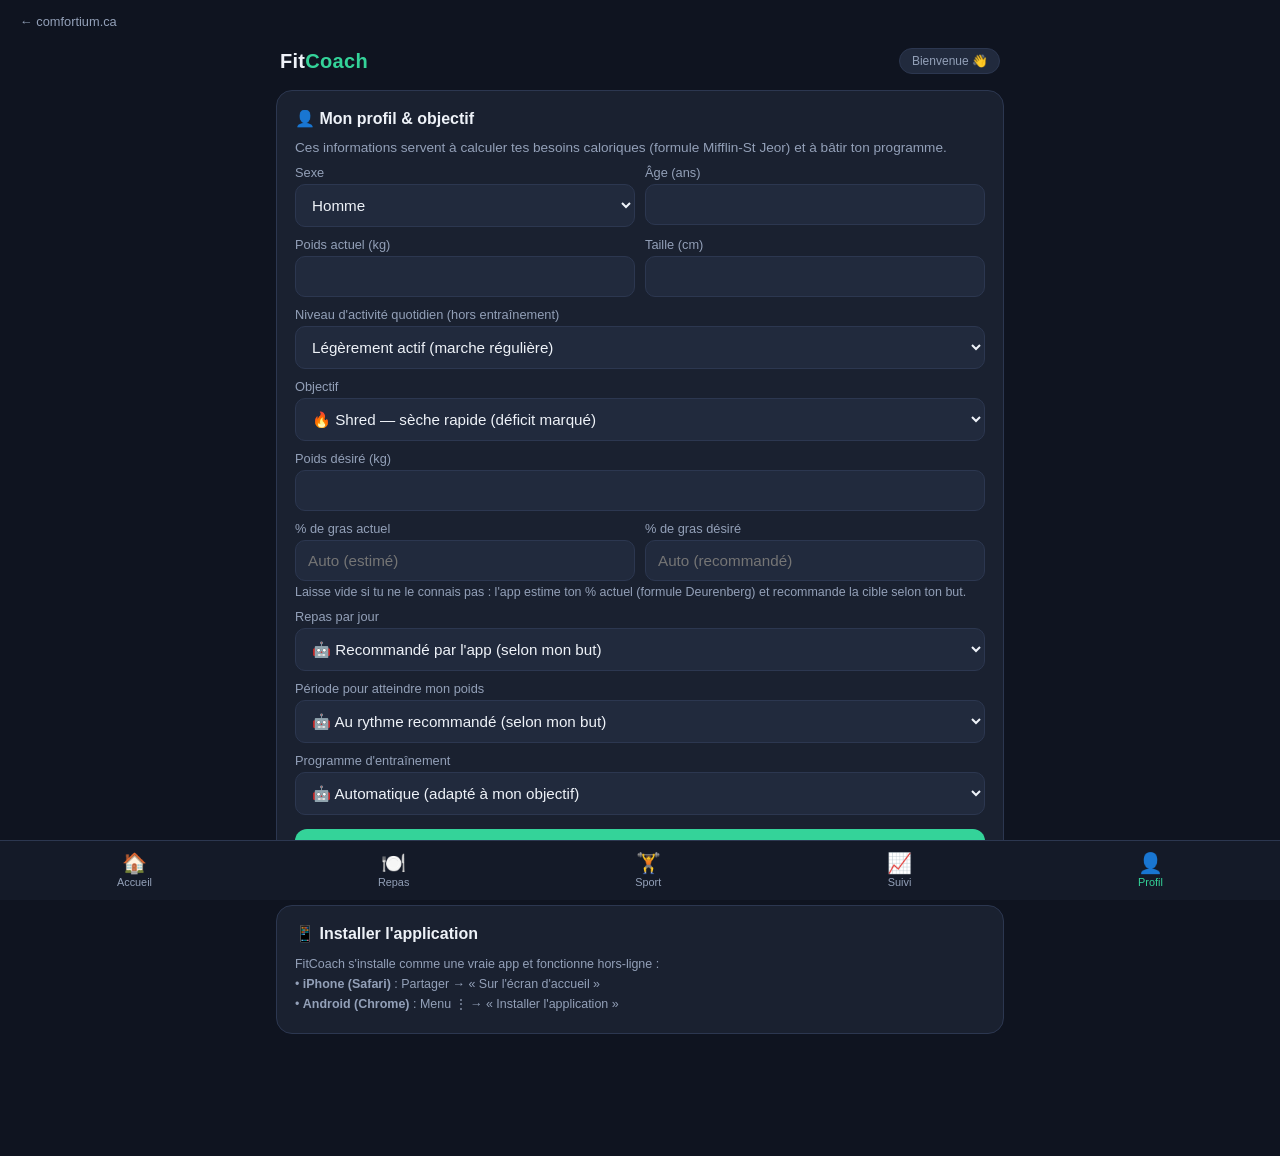
<file: fitness.html>
<!DOCTYPE html>
<html lang="fr">
<head>
<meta charset="UTF-8">
<meta name="viewport" content="width=device-width, initial-scale=1.0, viewport-fit=cover">
<meta name="robots" content="noindex">
<meta name="theme-color" content="#0f1420">
<meta name="apple-mobile-web-app-capable" content="yes">
<meta name="apple-mobile-web-app-status-bar-style" content="black-translucent">
<meta name="apple-mobile-web-app-title" content="FitCoach">
<link rel="manifest" href="fitness.webmanifest">
<link rel="icon" href="fitness-icon.svg" type="image/svg+xml">
<link rel="apple-touch-icon" href="fitness-icon.svg">
<title>FitCoach — Perte de poids & Musculation</title>
<style>
  :root{
    --bg:#0f1420; --card:#1a2130; --card2:#212a3d; --line:#2c3750;
    --txt:#eef2f8; --muted:#93a0b8; --accent:#34d399; --accent2:#0ea5e9;
    --warn:#fbbf24; --bad:#f87171; --radius:16px;
  }
  *{box-sizing:border-box; margin:0; padding:0;}
  html{-webkit-text-size-adjust:100%;}
  body{
    font-family:-apple-system,BlinkMacSystemFont,"Segoe UI",Roboto,Helvetica,Arial,sans-serif;
    background:var(--bg); color:var(--txt); min-height:100vh;
    padding-bottom:84px;
  }
  header.app{
    padding:18px 20px 10px; display:flex; align-items:center; justify-content:space-between;
    max-width:760px; margin:0 auto;
  }
  header.app h1{font-size:1.25rem; letter-spacing:.3px;}
  header.app h1 span{color:var(--accent);}
  .goal-pill{
    font-size:.75rem; background:var(--card2); border:1px solid var(--line);
    padding:5px 12px; border-radius:999px; color:var(--muted);
  }
  main{max-width:760px; margin:0 auto; padding:6px 16px 24px;}
  .card{
    background:var(--card); border:1px solid var(--line); border-radius:var(--radius);
    padding:18px; margin-bottom:14px;
  }
  .card h2{font-size:1rem; margin-bottom:12px; display:flex; align-items:center; gap:8px;}
  .card h3{font-size:.9rem; margin:12px 0 6px;}
  .muted{color:var(--muted); font-size:.85rem;}
  .small{font-size:.78rem;}
  /* nav */
  nav.tabs{
    position:fixed; bottom:0; left:0; right:0; background:#141a28; border-top:1px solid var(--line);
    display:flex; justify-content:space-around; padding:8px 4px calc(8px + env(safe-area-inset-bottom));
    z-index:50;
  }
  nav.tabs button{
    background:none; border:none; color:var(--muted); font-size:.68rem; cursor:pointer;
    display:flex; flex-direction:column; align-items:center; gap:3px; padding:4px 10px; border-radius:10px;
    font-family:inherit;
  }
  nav.tabs button .ico{font-size:1.25rem; line-height:1;}
  nav.tabs button.active{color:var(--accent);}
  .view{display:none;}
  .view.active{display:block; animation:fade .18s ease;}
  @keyframes fade{from{opacity:.4; transform:translateY(4px);} to{opacity:1; transform:none;}}
  /* forms */
  label{display:block; font-size:.8rem; color:var(--muted); margin:10px 0 4px;}
  input,select,textarea{
    width:100%; padding:11px 12px; border-radius:10px; border:1px solid var(--line);
    background:var(--card2); color:var(--txt); font-size:.95rem; font-family:inherit;
  }
  input:focus,select:focus,textarea:focus{outline:2px solid var(--accent); outline-offset:-1px;}
  .row2{display:grid; grid-template-columns:1fr 1fr; gap:10px;}
  .row3{display:grid; grid-template-columns:1fr 1fr 1fr; gap:10px;}
  button.btn{
    width:100%; padding:13px; border:none; border-radius:12px; background:var(--accent);
    color:#04281a; font-weight:700; font-size:.95rem; cursor:pointer; margin-top:14px; font-family:inherit;
  }
  button.btn.secondary{background:var(--card2); color:var(--txt); border:1px solid var(--line); font-weight:600;}
  button.btn.small-btn{width:auto; padding:8px 14px; margin-top:0; font-size:.8rem;}
  /* stats */
  .stat-grid{display:grid; grid-template-columns:repeat(auto-fit,minmax(105px,1fr)); gap:10px;}
  .stat{
    background:var(--card2); border-radius:12px; padding:12px; text-align:center; border:1px solid var(--line);
  }
  .stat .v{font-size:1.25rem; font-weight:800; color:var(--accent);}
  .stat .v.blue{color:var(--accent2);}
  .stat .l{font-size:.68rem; color:var(--muted); margin-top:3px; text-transform:uppercase; letter-spacing:.4px;}
  .macro-bar{display:flex; height:10px; border-radius:6px; overflow:hidden; margin:10px 0 6px;}
  .macro-bar div{height:100%;}
  .legend{display:flex; gap:14px; flex-wrap:wrap; font-size:.75rem; color:var(--muted);}
  .dot{display:inline-block; width:9px; height:9px; border-radius:50%; margin-right:4px;}
  /* progress */
  .pbar{background:var(--card2); border-radius:8px; height:12px; overflow:hidden; border:1px solid var(--line);}
  .pbar>div{height:100%; background:linear-gradient(90deg,var(--accent2),var(--accent)); border-radius:8px; transition:width .4s;}
  /* counters (eau / pas) */
  .counter{display:flex; align-items:center; justify-content:space-between; gap:10px;}
  .counter .cbtns{display:flex; gap:8px;}
  .cbtn{
    width:44px; height:44px; border-radius:12px; border:1px solid var(--line); background:var(--card2);
    color:var(--txt); font-size:1.3rem; cursor:pointer; font-family:inherit;
  }
  .cbtn:active{background:var(--accent); color:#04281a;}
  /* meals */
  .meal{
    background:var(--card2); border:1px solid var(--line); border-radius:12px; padding:14px; margin-bottom:10px;
  }
  .meal .mhead{display:flex; justify-content:space-between; align-items:baseline; gap:8px;}
  .meal .mtype{font-size:.7rem; text-transform:uppercase; letter-spacing:.6px; color:var(--accent2); font-weight:700;}
  .meal h4{font-size:.95rem; margin:2px 0 6px;}
  .meal .kcal{font-size:.8rem; color:var(--accent); font-weight:700; white-space:nowrap;}
  .meal ul{margin:6px 0 0 18px; font-size:.82rem; color:var(--muted);}
  .meal .prep{font-size:.8rem; color:var(--muted); margin-top:6px; font-style:italic;}
  .day-tabs{display:flex; gap:6px; overflow-x:auto; padding-bottom:8px; margin-bottom:8px;}
  .day-tabs button{
    flex:0 0 auto; padding:7px 13px; border-radius:999px; border:1px solid var(--line);
    background:var(--card2); color:var(--muted); font-size:.78rem; cursor:pointer; font-family:inherit;
  }
  .day-tabs button.active{background:var(--accent); color:#04281a; border-color:var(--accent); font-weight:700;}
  /* workouts */
  .wday{border:1px solid var(--line); border-radius:12px; margin-bottom:10px; overflow:hidden;}
  .wday .whead{
    display:flex; justify-content:space-between; align-items:center; padding:12px 14px;
    background:var(--card2); cursor:pointer; gap:10px;
  }
  .wday .whead h4{font-size:.9rem;}
  .wday .whead .tag{font-size:.68rem; padding:3px 9px; border-radius:999px; font-weight:700;}
  .tag.muscu{background:rgba(14,165,233,.15); color:var(--accent2);}
  .tag.cardio{background:rgba(52,211,153,.15); color:var(--accent);}
  .tag.repos{background:rgba(147,160,184,.15); color:var(--muted);}
  .wday .wbody{padding:12px 14px; display:none;}
  .wday.open .wbody{display:block;}
  .wday table{width:100%; border-collapse:collapse; font-size:.82rem;}
  .wday td{padding:6px 4px; border-bottom:1px solid var(--line); color:var(--muted);}
  .wday td:first-child{color:var(--txt);}
  .wday tr:last-child td{border-bottom:none;}
  .done-check{display:flex; align-items:center; gap:8px; margin-top:10px; font-size:.85rem; color:var(--muted);}
  .done-check input{width:20px; height:20px; accent-color:var(--accent);}
  /* weight log */
  .entry{
    display:flex; justify-content:space-between; align-items:center; padding:10px 0;
    border-bottom:1px solid var(--line); font-size:.88rem; gap:10px;
  }
  .entry:last-child{border-bottom:none;}
  .entry .d{color:var(--muted); font-size:.78rem;}
  .entry .delta{font-size:.78rem; font-weight:700;}
  .delta.down{color:var(--accent);} .delta.up{color:var(--bad);} .delta.flat{color:var(--muted);}
  .entry .reason{font-size:.72rem; color:var(--warn);}
  .del{background:none; border:none; color:var(--muted); cursor:pointer; font-size:1rem; padding:4px;}
  svg.chart{width:100%; height:auto; display:block;}
  /* alerts */
  .alert{
    border-radius:12px; padding:12px 14px; font-size:.85rem; margin-bottom:10px; line-height:1.45;
  }
  .alert.ok{background:rgba(52,211,153,.1); border:1px solid rgba(52,211,153,.35);}
  .alert.warn{background:rgba(251,191,36,.08); border:1px solid rgba(251,191,36,.35);}
  .alert.bad{background:rgba(248,113,113,.08); border:1px solid rgba(248,113,113,.35);}
  .alert b{display:block; margin-bottom:4px;}
  .alert ul{margin:6px 0 0 18px;}
  .alert li{margin-bottom:3px;}
  /* modal */
  .modal-bg{
    position:fixed; inset:0; background:rgba(6,10,18,.75); display:none; z-index:100;
    align-items:flex-end; justify-content:center;
  }
  .modal-bg.show{display:flex;}
  .modal{
    background:var(--card); border:1px solid var(--line); border-radius:20px 20px 0 0;
    padding:20px; width:100%; max-width:760px; max-height:88vh; overflow-y:auto;
  }
  .modal h2{font-size:1.05rem; margin-bottom:6px;}
  .chip-wrap{display:flex; flex-wrap:wrap; gap:8px; margin-top:10px;}
  .chip{
    padding:8px 13px; border-radius:999px; border:1px solid var(--line); background:var(--card2);
    color:var(--muted); font-size:.8rem; cursor:pointer; font-family:inherit;
  }
  .chip.sel{background:rgba(251,191,36,.15); border-color:var(--warn); color:var(--warn); font-weight:600;}
  .backlink{display:inline-block; margin:14px 20px 0; color:var(--muted); font-size:.8rem; text-decoration:none;}
  /* journal calories */
  .eat-btn{
    border:1px solid var(--line); background:var(--card); color:var(--muted); border-radius:999px;
    padding:7px 14px; font-size:.78rem; cursor:pointer; margin-top:10px; font-family:inherit;
  }
  .eat-btn.eaten{background:rgba(52,211,153,.15); border-color:var(--accent); color:var(--accent); font-weight:700;}
  .quick-add{display:grid; grid-template-columns:1fr 90px auto; gap:8px; margin-top:10px;}
  .extra-item{display:flex; justify-content:space-between; align-items:center; font-size:.82rem; color:var(--muted); padding:6px 0; border-bottom:1px solid var(--line);}
  .extra-item:last-child{border-bottom:none;}
  .kcal-left{font-size:1.5rem; font-weight:800;}
  .kcal-left.over{color:var(--bad);}
  .pbar>div.over{background:linear-gradient(90deg,#f87171,#fb923c);}
  /* routine */
  .rt-item{display:flex; align-items:center; gap:12px; padding:9px 0; border-bottom:1px solid var(--line); cursor:default;}
  .rt-item:last-child{border-bottom:none;}
  .rt-item.clickable{cursor:pointer;}
  .rt-time{
    flex:0 0 auto; font-size:.75rem; font-weight:700; background:var(--card2); border:1px solid var(--line);
    padding:4px 9px; border-radius:8px; color:var(--accent2); font-variant-numeric:tabular-nums;
  }
  .rt-item.late .rt-time{color:var(--warn); border-color:rgba(251,191,36,.5);}
  .rt-item.done{opacity:.55;}
  .rt-item.done .rt-time{color:var(--accent);}
  .rt-label{flex:1; font-size:.86rem;}
  .rt-label .sub{display:block; font-size:.72rem; color:var(--muted);}
  .rt-check{font-size:1.05rem; width:24px; text-align:center;}
  .banner-lundi{
    background:rgba(14,165,233,.1); border:1px solid rgba(14,165,233,.4); border-radius:12px;
    padding:11px 14px; font-size:.85rem; margin-bottom:14px;
  }
  @media (min-width:640px){
    .modal-bg{align-items:center;}
    .modal{border-radius:20px;}
  }
</style>
</head>
<body>

<a class="backlink" href="/" id="backlink" hidden>&larr; comfortium.ca</a>
<header class="app">
  <h1>Fit<span>Coach</span></h1>
  <span class="goal-pill" id="headerGoal"></span>
</header>

<main>

  <!-- ═══════════ ONBOARDING / PROFIL ═══════════ -->
  <section class="view" id="view-profil">
    <div class="card">
      <h2>👤 Mon profil & objectif</h2>
      <p class="muted">Ces informations servent à calculer tes besoins caloriques (formule Mifflin-St Jeor) et à bâtir ton programme.</p>
      <form id="profilForm">
        <div class="row2">
          <div>
            <label>Sexe</label>
            <select id="f-sexe">
              <option value="h">Homme</option>
              <option value="f">Femme</option>
            </select>
          </div>
          <div>
            <label>Âge (ans)</label>
            <input type="number" id="f-age" min="14" max="100" required>
          </div>
        </div>
        <div class="row2">
          <div>
            <label>Poids actuel (kg)</label>
            <input type="number" id="f-poids" min="35" max="300" step="0.1" required>
          </div>
          <div>
            <label>Taille (cm)</label>
            <input type="number" id="f-taille" min="120" max="230" required>
          </div>
        </div>
        <label>Niveau d'activité quotidien (hors entraînement)</label>
        <select id="f-activite">
          <option value="1.2">Sédentaire (bureau, peu de marche)</option>
          <option value="1.375" selected>Légèrement actif (marche régulière)</option>
          <option value="1.55">Actif (debout / en mouvement souvent)</option>
          <option value="1.725">Très actif (travail physique)</option>
        </select>
        <label>Objectif</label>
        <select id="f-objectif">
          <option value="shred">🔥 Shred — sèche rapide (déficit marqué)</option>
          <option value="perte">⚖️ Perte de poids durable (déficit modéré)</option>
          <option value="muscu">💪 Musculation / recomposition (maintien)</option>
          <option value="masse">📈 Prise de masse (surplus contrôlé)</option>
        </select>
        <label>Poids désiré (kg)</label>
        <input type="number" id="f-cible" min="35" max="300" step="0.1" required>
        <div class="row2">
          <div>
            <label>% de gras actuel</label>
            <input type="number" id="f-gras" min="3" max="60" step="0.1" placeholder="Auto (estimé)">
          </div>
          <div>
            <label>% de gras désiré</label>
            <input type="number" id="f-gras-cible" min="3" max="60" step="0.1" placeholder="Auto (recommandé)">
          </div>
        </div>
        <p class="muted small" style="margin-top:4px;">Laisse vide si tu ne le connais pas : l'app estime ton % actuel (formule Deurenberg) et recommande la cible selon ton but.</p>
        <label>Repas par jour</label>
        <select id="f-repas">
          <option value="auto" selected>🤖 Recommandé par l'app (selon mon but)</option>
          <option value="2">2 repas — petit déjeuner + souper</option>
          <option value="3">3 repas — petit déjeuner + déjeuner + souper</option>
          <option value="4">4 repas — + collation</option>
          <option value="3c">3 repas — petit déjeuner + collation + souper</option>
          <option value="if">2 repas — déjeuner + souper (jeûne 16/8)</option>
        </select>
        <label>Période pour atteindre mon poids</label>
        <select id="f-periode">
          <option value="auto" selected>🤖 Au rythme recommandé (selon mon but)</option>
          <option value="13">3 mois</option>
          <option value="26">6 mois</option>
          <option value="52">1 an</option>
          <option value="perso">⚙️ Personnalisée (en semaines)</option>
        </select>
        <input type="number" id="f-periode-sem" min="4" max="156" placeholder="Nombre de semaines (ex. : 20)" hidden style="margin-top:8px;">
        <label>Programme d'entraînement</label>
        <select id="f-programme">
          <option value="auto" selected>🤖 Automatique (adapté à mon objectif)</option>
          <option value="shred">🔥 Shred</option>
          <option value="muscu">💪 Musculation</option>
          <option value="perte">⚖️ Perte de poids</option>
          <option value="masse">📈 Prise de masse / gain de poids</option>
          <option value="graisse">🎯 Perte de graisse (circuits)</option>
          <option value="cardio">❤️ Cardio équipé (tapis, rameur, sac de boxe…)</option>
          <option value="calisthenie">🤸 Calisthénie (poids du corps)</option>
          <option value="maison">🏠 Maison (sans salle)</option>
          <option value="custom">🛠️ Mon programme (personnalisé)</option>
        </select>
        <button class="btn" type="submit">Calculer mon programme</button>
      </form>
    </div>
    <div class="card" id="dangerZone" hidden>
      <h2>💾 Mes données</h2>
      <p class="muted small">Tes données restent sur cet appareil. Exporte-les pour les sauvegarder ou les transférer sur un autre téléphone.</p>
      <div class="row2" style="margin-top:10px;">
        <button class="btn secondary" style="margin-top:0;" id="exportBtn" type="button">⬇️ Exporter</button>
        <button class="btn secondary" style="margin-top:0;" id="importBtn" type="button">⬆️ Importer</button>
      </div>
      <input type="file" id="importFile" accept="application/json,.json" hidden>
      <button class="btn secondary" id="resetBtn" type="button" style="border-color:rgba(248,113,113,.5); color:var(--bad);">Réinitialiser toutes les données</button>
    </div>
    <div class="card">
      <h2>📱 Installer l'application</h2>
      <p class="muted small" style="line-height:1.6;">FitCoach s'installe comme une vraie app et fonctionne hors-ligne :<br>
      • <b>iPhone (Safari)</b> : Partager → « Sur l'écran d'accueil »<br>
      • <b>Android (Chrome)</b> : Menu ⋮ → « Installer l'application »</p>
    </div>
  </section>

  <!-- ═══════════ TABLEAU DE BORD ═══════════ -->
  <section class="view" id="view-dash">
    <div id="d-banner"></div>
    <div class="card">
      <h2>🕐 Ma routine du jour</h2>
      <div id="routineList"></div>
      <button class="btn secondary" id="routineEditBtn" type="button" style="margin-top:10px;">⚙️ Personnaliser ma routine</button>
      <div id="routineEditor" hidden style="margin-top:12px;"></div>
    </div>
    <div class="card">
      <h2>🎯 Objectif calorique du jour</h2>
      <div class="stat-grid">
        <div class="stat"><div class="v" id="d-cal">–</div><div class="l">kcal / jour</div></div>
        <div class="stat"><div class="v blue" id="d-tdee">–</div><div class="l">Maintien (TDEE)</div></div>
        <div class="stat"><div class="v" id="d-deficit">–</div><div class="l" id="d-deficit-l">Déficit</div></div>
      </div>
      <div class="macro-bar" id="macroBar"></div>
      <div class="legend" id="macroLegend"></div>
    </div>

    <div class="card">
      <h2>📋 Mon plan complet</h2>
      <div id="d-plan"></div>
    </div>

    <div class="card">
      <h2>📒 Journal du jour</h2>
      <div style="display:flex; justify-content:space-between; align-items:baseline; gap:10px;">
        <div><span class="kcal-left" id="j-restant">–</span> <span class="muted small">kcal restantes</span></div>
        <div class="muted small"><span id="j-consomme">0</span> / <span id="j-cible">–</span> kcal · <span id="j-prot">0</span> g prot.</div>
      </div>
      <div class="pbar" style="margin-top:10px;"><div id="j-bar" style="width:0%"></div></div>
      <p class="muted small" style="margin-top:8px;">Coche tes repas du plan ci-dessous quand tu les manges, ou ajoute un extra :</p>
      <div class="quick-add">
        <input type="text" id="extraNom" placeholder="Extra (collation, resto…)">
        <input type="number" id="extraKcal" placeholder="kcal" min="0" step="10">
        <button class="btn small-btn" id="extraAdd" type="button">＋</button>
      </div>
      <div id="extraList" style="margin-top:6px;"></div>
    </div>

    <div class="card">
      <h2>⚖️ Progression vers <span id="d-cible-titre"></span></h2>
      <div class="pbar"><div id="d-pbar" style="width:0%"></div></div>
      <p class="muted" style="margin-top:8px;" id="d-prog-txt"></p>
      <p class="muted small" id="d-eta"></p>
    </div>

    <div class="card">
      <h2>💧 Eau aujourd'hui</h2>
      <div class="counter">
        <div>
          <div style="font-size:1.3rem; font-weight:800;"><span id="d-eau">0</span> <span class="muted" style="font-size:.85rem;">/ <span id="d-eau-cible">2.5</span> L</span></div>
          <div class="muted small" id="d-eau-verres"></div>
        </div>
        <div class="cbtns">
          <button class="cbtn" id="eauMoins">−</button>
          <button class="cbtn" id="eauPlus">＋</button>
        </div>
      </div>
      <div class="pbar" style="margin-top:10px;"><div id="d-eau-bar" style="width:0%"></div></div>
    </div>

    <div class="card">
      <h2>👟 Pas aujourd'hui</h2>
      <div class="counter">
        <div>
          <div style="font-size:1.3rem; font-weight:800;"><span id="d-pas">0</span> <span class="muted" style="font-size:.85rem;">/ <span id="d-pas-cible">10000</span></span></div>
        </div>
        <div style="display:flex; gap:8px; align-items:center;">
          <input type="number" id="pasInput" placeholder="Nb de pas" style="width:120px;" min="0" step="100">
          <button class="btn small-btn" id="pasSave" type="button">OK</button>
        </div>
      </div>
      <div class="pbar" style="margin-top:10px;"><div id="d-pas-bar" style="width:0%"></div></div>
    </div>

    <div class="card">
      <h2>🍽️ Mes repas d'aujourd'hui</h2>
      <div id="d-repas"></div>
    </div>

    <div class="card">
      <h2>🏋️ Séance du jour</h2>
      <div id="d-seance"></div>
    </div>
  </section>

  <!-- ═══════════ REPAS ═══════════ -->
  <section class="view" id="view-repas">
    <div class="card">
      <h2>🍽️ Programme repas de la semaine</h2>
      <p class="muted" id="r-desc"></p>
      <div class="day-tabs" id="repasDayTabs"></div>
      <div id="repasList"></div>
    </div>
    <div class="card">
      <h2>🥗 Menus du régime</h2>
      <div class="day-tabs" id="menuRegimeMenus"></div>
      <p class="muted small" id="menuRegimeDesc"></p>
      <div class="day-tabs" id="menuRegimeTabs" style="margin-top:10px;"></div>
      <div id="menuRegimeList"></div>
    </div>
    <div class="card">
      <h2>📖 Mes recettes — sections personnalisées</h2>
      <p class="muted small">Crée tes propres sections (smoothies, desserts protéinés, plats express, recettes de famille…) et remplis-les de recettes. Chaque recette peut être ajoutée au journal du jour en un clic.</p>
      <div class="row2" style="margin-top:10px;">
        <input type="text" id="secNom" placeholder="Nom de la section" maxlength="60">
        <button class="btn small-btn" style="width:100%; padding:11px;" id="secAdd" type="button">➕ Ajouter la section</button>
      </div>
      <div id="secList" style="margin-top:12px;"></div>
    </div>
    <div class="card">
      <h2>💡 Règles simples</h2>
      <ul class="muted" style="margin-left:18px; font-size:.85rem; line-height:1.7;">
        <li>Protéines à chaque repas (~<span id="r-prot"></span> g/jour au total).</li>
        <li>Bois un grand verre d'eau avant chaque repas.</li>
        <li>Collation permise si vraie faim : fruits, yogourt grec, poignée de noix.</li>
        <li>Pas de calories liquides (jus, boissons sucrées, alcool) pendant la phase de perte.</li>
      </ul>
    </div>
  </section>

  <!-- ═══════════ ENTRAÎNEMENT ═══════════ -->
  <section class="view" id="view-training">
    <div class="card">
      <h2>🏋️ Plan hebdomadaire — <span id="t-goal"></span></h2>
      <label>Changer de programme</label>
      <select id="progSelect">
        <option value="auto">🤖 Automatique (adapté à mon objectif)</option>
        <option value="shred">🔥 Shred</option>
        <option value="muscu">💪 Musculation</option>
        <option value="perte">⚖️ Perte de poids</option>
        <option value="masse">📈 Prise de masse / gain de poids</option>
        <option value="graisse">🎯 Perte de graisse (circuits)</option>
        <option value="cardio">❤️ Cardio équipé (tapis, rameur, sac de boxe…)</option>
        <option value="calisthenie">🤸 Calisthénie (poids du corps)</option>
        <option value="maison">🏠 Maison (sans salle)</option>
        <option value="custom">🛠️ Mon programme (personnalisé)</option>
      </select>
      <p class="muted" id="t-desc" style="margin-top:10px;"></p>
      <div id="customEditor" hidden style="margin-top:12px;"></div>
      <div id="trainingList" style="margin-top:12px;"></div>
    </div>
  </section>

  <!-- ═══════════ SUIVI ═══════════ -->
  <section class="view" id="view-suivi">
    <div class="card">
      <h2>⚖️ Suivi du poids & % de gras</h2>
      <div class="row2">
        <input type="number" id="poidsInput" placeholder="Poids (kg)" step="0.1" min="35" max="300">
        <input type="number" id="grasInput" placeholder="% gras (optionnel)" step="0.1" min="3" max="60">
      </div>
      <button class="btn" id="poidsSave" type="button" style="margin-top:10px;">Enregistrer la pesée</button>
      <p class="muted small" style="margin-top:6px;">📅 Mesure les deux chaque lundi matin à jeun — c'est ce qui permet de voir si tu perds du gras ou du muscle.</p>
      <div id="analyse" style="margin-top:12px;"></div>
      <div style="margin-top:8px;"><svg class="chart" id="chart" viewBox="0 0 640 260" preserveAspectRatio="xMidYMid meet"></svg></div>
      <h3>Historique</h3>
      <div id="poidsList"></div>
    </div>
    <div class="card">
      <h2>🚨 Alertes de routine (7 derniers jours)</h2>
      <div id="alertes"></div>
    </div>
    <div class="card">
      <h2>📊 7 derniers jours</h2>
      <div class="stat-grid">
        <div class="stat"><div class="v" id="s-pas-moy">–</div><div class="l">Pas / jour (moy.)</div></div>
        <div class="stat"><div class="v blue" id="s-eau-moy">–</div><div class="l">Eau / jour (moy.)</div></div>
        <div class="stat"><div class="v" id="s-seances">–</div><div class="l">Séances (semaine)</div></div>
        <div class="stat"><div class="v" id="s-streak">–</div><div class="l">🔥 Jours actifs de suite</div></div>
      </div>
    </div>
    <div class="card">
      <h2>👟 Pas — 14 derniers jours</h2>
      <svg class="chart" id="barsPas" viewBox="0 0 640 170" preserveAspectRatio="xMidYMid meet"></svg>
    </div>
    <div class="card">
      <h2>💧 Eau — 14 derniers jours</h2>
      <svg class="chart" id="barsEau" viewBox="0 0 640 170" preserveAspectRatio="xMidYMid meet"></svg>
    </div>
  </section>

</main>

<nav class="tabs">
  <button data-view="dash"><span class="ico">🏠</span>Accueil</button>
  <button data-view="repas"><span class="ico">🍽️</span>Repas</button>
  <button data-view="training"><span class="ico">🏋️</span>Sport</button>
  <button data-view="suivi"><span class="ico">📈</span>Suivi</button>
  <button data-view="profil"><span class="ico">👤</span>Profil</button>
</nav>

<!-- ═══════════ MODAL RAISONS / CORRECTIONS ═══════════ -->
<div class="modal-bg" id="reasonModal">
  <div class="modal">
    <h2>🧐 Que s'est-il passé ?</h2>
    <p class="muted" id="reasonIntro"></p>
    <div class="chip-wrap" id="reasonChips"></div>
    <label>Note (optionnel)</label>
    <textarea id="reasonNote" rows="2" placeholder="Ex. : souper au restaurant vendredi…"></textarea>
    <button class="btn" id="reasonSave" type="button">Voir mes corrections</button>
    <button class="btn secondary" id="reasonSkip" type="button">Passer</button>
  </div>
</div>

<script>
"use strict";
/* ════════════════════════════════ DONNÉES ════════════════════════════════ */
const STORE_KEY = "fitcoach_v1";
const JOURS = ["Dimanche","Lundi","Mardi","Mercredi","Jeudi","Vendredi","Samedi"];
const JOURS_LMD = ["Lundi","Mardi","Mercredi","Jeudi","Vendredi","Samedi","Dimanche"];

const GOALS = {
  shred: {label:"🔥 Shred",     pct:-0.25, rate:-0.75, pas:12000, mealSet:"perte",
          desc:"Déficit marqué (~25 %) : perte rapide de gras avec beaucoup de protéines et d'activité pour garder le muscle."},
  perte: {label:"⚖️ Perte de poids", pct:-0.18, rate:-0.5, pas:10000, mealSet:"perte",
          desc:"Déficit modéré (~18 %) : perte durable d'environ 0,5 kg par semaine, facile à maintenir."},
  muscu: {label:"💪 Musculation", pct:0.0,  rate:0, pas:8000,  mealSet:"muscu",
          desc:"Calories de maintien : recomposition corporelle — construire du muscle en gardant le gras stable."},
  masse: {label:"📈 Prise de masse", pct:0.10, rate:0.3, pas:7000, mealSet:"masse",
          desc:"Surplus contrôlé (~10 %) : environ +0,25 à 0,35 kg par semaine pour maximiser le muscle et limiter le gras."}
};

/* Répartition macros par objectif : [prot, gluc, lip] en % des calories */
const MACROS = { shred:[0.40,0.35,0.25], perte:[0.35,0.40,0.25], muscu:[0.30,0.45,0.25], masse:[0.28,0.50,0.22] };

/* ─── Structures de repas : combinaisons possibles dans la journée.
   dej = petit déjeuner, lun = déjeuner (midi), col = collation, din = souper ─── */
const MEAL_STRUCTS = {
  "2":  {label:"2 repas — petit déjeuner + souper",                    meals:["dej","din"]},
  "3":  {label:"3 repas — petit déjeuner + déjeuner + souper",         meals:["dej","lun","din"]},
  "4":  {label:"4 repas — déjeuners + collation + souper",             meals:["dej","lun","col","din"]},
  "if": {label:"2 repas — déjeuner + souper (jeûne 16/8)",             meals:["lun","din"]},
  "3c": {label:"3 repas — petit déjeuner + collation + souper",        meals:["dej","col","din"]}
};
/* Poids relatif de chaque repas (normalisé sur les repas choisis) */
const MEAL_W = { dej:30, lun:35, col:12, din:38 };
const MEAL_LABELS = { dej:"☀️ Petit déjeuner", lun:"🥗 Déjeuner", col:"🍎 Collation", din:"🌙 Souper" };
/* Structure recommandée par l'app selon l'objectif */
const MEALS_AUTO = { shred:"3", perte:"2", muscu:"4", masse:"4" };

/* ─── % de gras corporel cible recommandé selon l'objectif et le sexe ─── */
const GRAS_RECO = {
  h: { shred:11, perte:16, muscu:14, masse:16 },
  f: { shred:19, perte:24, muscu:22, masse:24 }
};

/* ─── Recettes : 7 petits déjeuners + 7 dîners par famille d'objectif.
   kcal/prot = valeurs de base pour 1 portion; l'app affiche un facteur de portion. ─── */
const RECETTES = {
  perte: {
    dej: [
      {n:"Omelette épinards & feta", k:380, p:28, i:["3 œufs","1 poignée d'épinards","30 g feta","1 tranche pain complet"], prep:"Battre les œufs, cuire avec épinards, ajouter la feta. Servir avec le pain grillé."},
      {n:"Yogourt grec, fruits rouges & granola", k:350, p:30, i:["250 g yogourt grec 0-2 %","100 g fruits rouges","30 g granola","1 c. à thé miel"], prep:"Tout mélanger dans un bol. Prêt en 2 minutes."},
      {n:"Gruau protéiné banane-cannelle", k:400, p:27, i:["50 g flocons d'avoine","1 scoop protéine vanille","½ banane","cannelle"], prep:"Cuire l'avoine dans l'eau, incorporer la protéine hors du feu, garnir de banane."},
      {n:"Toast avocat & œufs pochés", k:420, p:22, i:["2 tranches pain complet","½ avocat","2 œufs","piment d'Espelette"], prep:"Écraser l'avocat sur les toasts, ajouter les œufs pochés."},
      {n:"Smoothie vert protéiné", k:340, p:30, i:["1 scoop protéine","1 poignée d'épinards","½ banane","250 ml lait d'amande","1 c. à soupe beurre d'arachide"], prep:"Tout passer au mélangeur 30 secondes."},
      {n:"Cottage, pêche & amandes", k:330, p:29, i:["250 g fromage cottage","1 pêche (ou pomme)","15 g amandes"], prep:"Couper le fruit, mélanger avec le cottage et les amandes."},
      {n:"Pancakes avoine-banane", k:390, p:25, i:["1 banane","2 œufs","40 g avoine","yogourt grec pour garnir"], prep:"Mixer banane, œufs et avoine; cuire en petites crêpes; garnir de yogourt."}
    ],
    din: [
      {n:"Poulet grillé, brocoli & riz", k:560, p:45, i:["180 g poitrine de poulet","200 g brocoli","120 g riz cuit","1 c. à soupe huile d'olive"], prep:"Griller le poulet assaisonné, cuire le brocoli vapeur, servir avec le riz."},
      {n:"Saumon au four, patate douce & asperges", k:590, p:40, i:["160 g saumon","200 g patate douce","150 g asperges","citron"], prep:"Tout rôtir au four 20 min à 200 °C avec citron et herbes."},
      {n:"Chili de dinde aux haricots", k:540, p:42, i:["150 g dinde hachée","200 g haricots rouges","tomates concassées","oignon, épices chili"], prep:"Revenir l'oignon et la dinde, ajouter tomates, haricots et épices, mijoter 20 min."},
      {n:"Bol-repas thon, quinoa & légumes", k:520, p:38, i:["1 boîte de thon","120 g quinoa cuit","concombre, tomates, poivron","vinaigrette citron-olive"], prep:"Assembler tous les ingrédients en bol, arroser de vinaigrette."},
      {n:"Sauté de bœuf & légumes asiatique", k:570, p:40, i:["150 g bœuf en lanières","légumes sautés (poivrons, oignon, pak choï)","sauce soya réduite en sodium","100 g riz"], prep:"Saisir le bœuf, ajouter légumes et sauce, servir sur riz."},
      {n:"Crevettes à l'ail, courgettes & pâtes complètes", k:530, p:36, i:["180 g crevettes","1 courgette","80 g pâtes complètes","ail, huile d'olive"], prep:"Sauter crevettes et courgette à l'ail, mélanger aux pâtes cuites."},
      {n:"Tofu croustillant, légumes rôtis & couscous", k:510, p:30, i:["200 g tofu ferme","légumes rôtis","100 g couscous complet","sauce tamari"], prep:"Rôtir tofu et légumes au four 25 min, servir sur couscous."}
    ],
    lun: [
      {n:"Salade César au poulet (légère)", k:480, p:40, i:["150 g poulet grillé","laitue romaine","vinaigrette César légère","croûtons, parmesan"], prep:"Assembler la salade, poulet tranché sur le dessus."},
      {n:"Wrap thon-yogourt & crudités", k:450, p:35, i:["1 boîte de thon","2 c. à soupe yogourt grec","1 tortilla complète","laitue, tomates"], prep:"Mélanger thon et yogourt, garnir la tortilla et rouler."},
      {n:"Bol quinoa, pois chiches & feta", k:470, p:25, i:["120 g quinoa cuit","150 g pois chiches","30 g feta","concombre, tomates, citron"], prep:"Tout assembler, arroser de citron et d'un filet d'huile."},
      {n:"Soupe-repas aux lentilles + pain", k:460, p:26, i:["300 ml soupe aux lentilles","1 tranche pain complet","1 filet d'huile d'olive"], prep:"Réchauffer la soupe, servir avec le pain grillé."},
      {n:"Salade œufs, avocat & épinards", k:450, p:24, i:["3 œufs durs","½ avocat","épinards","vinaigrette moutarde"], prep:"Assembler la salade avec les œufs tranchés."},
      {n:"Sandwich dinde-crudités", k:440, p:32, i:["100 g dinde tranchée","2 tranches pain complet","moutarde, laitue, tomate","1 fruit"], prep:"Monter le sandwich, accompagner du fruit."},
      {n:"Restes du souper d'hier (portion réduite)", k:480, p:35, i:["¾ de la portion du souper précédent"], prep:"Réchauffer — le meal prep le plus simple qui existe."}
    ],
    col: [
      {n:"Yogourt grec & petits fruits", k:160, p:18, i:["150 g yogourt grec 0-2 %","80 g petits fruits"], prep:"Mélanger."},
      {n:"Pomme & amandes", k:170, p:5, i:["1 pomme","15 g amandes"], prep:"Croquer."},
      {n:"Shake protéiné à l'eau", k:130, p:25, i:["1 scoop protéine","250 ml d'eau"], prep:"Secouer 10 secondes."},
      {n:"2 œufs durs", k:140, p:12, i:["2 œufs","sel, poivre"], prep:"Cuire 9 min à l'avance, garder au frigo."},
      {n:"Cottage & concombre", k:120, p:14, i:["100 g fromage cottage","½ concombre"], prep:"Tremper le concombre dans le cottage."},
      {n:"Houmous & crudités", k:150, p:6, i:["3 c. à soupe houmous","carottes, céleri, poivron"], prep:"Tremper."},
      {n:"Barre protéinée", k:180, p:15, i:["1 barre protéinée (choisir < 200 kcal)"], prep:"Prête à emporter."}
    ]
  },
  muscu: {
    dej: [
      {n:"Omelette 4 œufs, fromage & toast", k:520, p:38, i:["4 œufs","30 g fromage","2 tranches pain complet","tomates cerises"], prep:"Omelette au fromage, servie avec toasts et tomates."},
      {n:"Bol yogourt grec, granola & beurre d'arachide", k:520, p:38, i:["300 g yogourt grec","40 g granola","1 c. à soupe beurre d'arachide","1 banane"], prep:"Assembler le bol, trancher la banane dessus."},
      {n:"Gruau protéiné complet", k:540, p:35, i:["70 g avoine","1 scoop protéine","1 c. à soupe beurre d'amande","1 fruit"], prep:"Cuire l'avoine, incorporer protéine et beurre d'amande."},
      {n:"Wrap œufs brouillés & jambon de dinde", k:500, p:36, i:["3 œufs","2 tranches jambon de dinde","1 grande tortilla complète","épinards"], prep:"Brouiller les œufs, rouler le tout dans la tortilla."},
      {n:"Smoothie gainer maison", k:550, p:40, i:["1 scoop protéine","1 banane","60 g avoine","300 ml lait","1 c. à soupe beurre d'arachide"], prep:"Tout passer au mélangeur."},
      {n:"Pain doré protéiné", k:520, p:34, i:["3 tranches pain complet","2 œufs + lait","1 scoop protéine dans le mélange","sirop d'érable léger"], prep:"Tremper le pain dans le mélange œufs-lait-protéine, dorer à la poêle."},
      {n:"Bagel saumon fumé & fromage à la crème léger", k:510, p:32, i:["1 bagel complet","80 g saumon fumé","fromage à la crème léger","concombre"], prep:"Garnir le bagel grillé."}
    ],
    din: [
      {n:"Poulet rôti, riz & sauce yogourt", k:680, p:52, i:["200 g poulet","160 g riz cuit","sauce yogourt-ail","salade verte"], prep:"Griller le poulet, servir avec riz, sauce et salade."},
      {n:"Pâtes bolognaises maison", k:700, p:45, i:["150 g bœuf maigre haché","110 g pâtes complètes","sauce tomate","parmesan"], prep:"Sauce bolognaise express 15 min, mélanger aux pâtes."},
      {n:"Saumon teriyaki, riz & edamames", k:690, p:44, i:["180 g saumon","150 g riz","100 g edamames","sauce teriyaki"], prep:"Laquer le saumon au four, servir avec riz et edamames."},
      {n:"Bol burrito au poulet", k:670, p:48, i:["180 g poulet","riz, haricots noirs","maïs, salsa, avocat","fromage râpé"], prep:"Assembler le bol avec tous les ingrédients."},
      {n:"Steak, pommes de terre rôties & haricots verts", k:700, p:48, i:["180 g steak","250 g pommes de terre","150 g haricots verts","beurre à l'ail léger"], prep:"Rôtir les pommes de terre, griller le steak, cuire les haricots vapeur."},
      {n:"Curry de pois chiches & poulet", k:650, p:42, i:["150 g poulet","150 g pois chiches","lait de coco léger","riz basmati, épices curry"], prep:"Mijoter poulet, pois chiches et lait de coco aux épices; servir sur riz."},
      {n:"Poke bowl thon ou tofu", k:640, p:40, i:["150 g thon frais ou tofu","riz à sushi","edamames, mangue, concombre","sauce soya-sésame"], prep:"Assembler le bol, arroser de sauce."}
    ],
    lun: [
      {n:"Bol poulet-riz-brocoli express", k:620, p:45, i:["150 g poulet","150 g riz cuit","brocoli vapeur","sauce au choix"], prep:"Le classique meal prep — réchauffer et manger."},
      {n:"Wrap double poulet-fromage", k:600, p:42, i:["150 g poulet","1 grande tortilla","30 g fromage râpé","laitue, salsa"], prep:"Garnir, rouler, griller 2 min à la poêle."},
      {n:"Pâtes au thon & tomates", k:580, p:38, i:["90 g pâtes complètes","1 boîte de thon","sauce tomate","parmesan"], prep:"Mélanger les pâtes cuites, le thon et la sauce chaude."},
      {n:"Bol burrito au bœuf", k:640, p:40, i:["120 g bœuf haché maigre","riz, haricots noirs","maïs, salsa","fromage"], prep:"Assembler le bol."},
      {n:"Sandwich poulet-avocat + verre de lait", k:610, p:42, i:["120 g poulet","½ avocat","2 tranches pain complet","250 ml lait"], prep:"Monter le sandwich, boire le lait."},
      {n:"Saumon & riz express", k:620, p:40, i:["1 conserve de saumon","150 g riz","edamames ou légumes verts","sauce soya"], prep:"Assembler en bol, réchauffer 2 min."},
      {n:"Restes du souper d'hier", k:620, p:42, i:["1 portion complète du souper précédent"], prep:"Réchauffer."}
    ],
    col: [
      {n:"Shake protéiné au lait", k:250, p:30, i:["1 scoop protéine","300 ml lait"], prep:"Secouer."},
      {n:"Yogourt grec & granola", k:240, p:20, i:["200 g yogourt grec","25 g granola"], prep:"Mélanger."},
      {n:"Toast beurre d'arachide & banane", k:280, p:10, i:["1 tranche pain complet","1 c. à soupe beurre d'arachide","½ banane"], prep:"Tartiner, trancher la banane dessus."},
      {n:"Fromage, craquelins & raisins", k:250, p:12, i:["30 g fromage","4-5 craquelins","poignée de raisins"], prep:"Assembler l'assiette."},
      {n:"2 œufs durs & 1 fruit", k:220, p:13, i:["2 œufs durs","1 fruit"], prep:"Prêt en 30 secondes si les œufs sont cuits d'avance."},
      {n:"Smoothie fruits & protéine", k:260, p:25, i:["1 scoop protéine","150 g fruits surgelés","250 ml lait ou eau"], prep:"Mélangeur 30 s."},
      {n:"Mélange du randonneur", k:230, p:7, i:["40 g noix + fruits séchés"], prep:"À garder dans le sac de sport."}
    ]
  },
  masse: {
    dej: [
      {n:"Gruau gainer avoine-beurre d'arachide", k:700, p:40, i:["90 g avoine","1 scoop protéine","2 c. à soupe beurre d'arachide","1 banane","300 ml lait"], prep:"Cuire l'avoine dans le lait, ajouter le reste."},
      {n:"4 œufs, toasts & avocat", k:720, p:38, i:["4 œufs","3 tranches pain complet","1 avocat","fromage"], prep:"Œufs au goût, toasts beurrés d'avocat."},
      {n:"Smoothie masse 1000", k:750, p:45, i:["2 scoops protéine","1 banane","80 g avoine","400 ml lait entier","beurre d'arachide"], prep:"Tout au mélangeur — le déjeuner le plus rapide."},
      {n:"Pancakes protéinés & sirop", k:680, p:40, i:["80 g avoine","2 œufs","1 scoop protéine","1 banane","sirop d'érable"], prep:"Mixer, cuire en crêpes, napper de sirop."},
      {n:"Bagel double œuf-fromage-jambon", k:690, p:38, i:["1 bagel","2 œufs","2 tranches fromage","3 tranches jambon de dinde"], prep:"Monter le bagel déjeuner gourmand."},
      {n:"Yogourt grec gainer", k:650, p:42, i:["350 g yogourt grec","60 g granola","beurre d'amande","miel, fruits"], prep:"Assembler le bol."},
      {n:"Burrito déjeuner", k:710, p:40, i:["3 œufs","haricots noirs","fromage, salsa","grande tortilla, avocat"], prep:"Garnir la tortilla des œufs brouillés et du reste, rouler."}
    ],
    din: [
      {n:"Poulet, riz & avocat (portion athlète)", k:850, p:55, i:["220 g poulet","200 g riz cuit","1 avocat","huile d'olive, légumes"], prep:"Griller le poulet, assembler l'assiette généreuse."},
      {n:"Spaghetti bolognaise XL", k:880, p:50, i:["180 g bœuf haché","140 g pâtes","sauce tomate","parmesan, pain à l'ail"], prep:"Bolognaise classique, portion généreuse."},
      {n:"Saumon, patates douces & beurre citronné", k:830, p:48, i:["200 g saumon","300 g patate douce","beurre citronné","brocoli"], prep:"Tout rôtir au four 25 min."},
      {n:"Burgers maison double protéine", k:870, p:52, i:["2 boulettes de bœuf maigre 90 g","pain burger","fromage, crudités","patates au four"], prep:"Griller les boulettes, monter les burgers, servir avec patates."},
      {n:"Curry poulet-coco & riz XL", k:840, p:50, i:["200 g poulet","lait de coco","180 g riz","légumes, épices"], prep:"Mijoter le curry 20 min, servir sur riz."},
      {n:"Bœuf sauté, nouilles & arachides", k:860, p:48, i:["180 g bœuf","nouilles asiatiques","légumes sautés","sauce arachide"], prep:"Sauter le tout au wok."},
      {n:"Lasagne maison & salade", k:820, p:45, i:["portion de lasagne bœuf-ricotta","salade verte","vinaigrette","pain"], prep:"Réchauffer / cuire la lasagne, servir avec salade."}
    ],
    lun: [
      {n:"Bol poulet-riz XL & avocat", k:780, p:50, i:["180 g poulet","180 g riz cuit","1 avocat","légumes, sauce"], prep:"Assembler le bol généreux."},
      {n:"Pâtes bolognaises (restes)", k:750, p:45, i:["1 grosse portion de bolognaise","parmesan","pain"], prep:"Réchauffer."},
      {n:"2 wraps poulet-fromage", k:760, p:48, i:["160 g poulet","2 tortillas","fromage râpé","laitue, salsa"], prep:"Garnir et rouler les 2 wraps."},
      {n:"Bol saumon-riz-edamames", k:740, p:45, i:["180 g saumon (conserve ou restes)","riz","edamames","sauce soya-sésame"], prep:"Assembler."},
      {n:"Burger maison & patates", k:780, p:42, i:["1 boulette 150 g","pain burger, fromage","patates au four"], prep:"Griller la boulette, monter le burger."},
      {n:"Riz sauté œufs-poulet", k:750, p:44, i:["150 g poulet","2 œufs","riz de la veille","légumes, sauce soya"], prep:"Tout sauter au wok 8 min."},
      {n:"Sous-marin poulet 12 po + lait", k:770, p:48, i:["sous-marin poulet grillé","300 ml lait"], prep:"L'option resto raisonnable."}
    ],
    col: [
      {n:"Shake gainer maison", k:400, p:32, i:["1 scoop protéine","300 ml lait entier","1 banane","1 c. à soupe beurre d'arachide"], prep:"Mélangeur 30 s."},
      {n:"Yogourt grec, granola & miel", k:350, p:22, i:["250 g yogourt grec","30 g granola","1 c. à soupe miel"], prep:"Assembler."},
      {n:"Sandwich beurre d'arachide-confiture + lait", k:380, p:15, i:["2 tranches pain","beurre d'arachide, confiture","250 ml lait"], prep:"Le classique qui fait le travail."},
      {n:"Noix & fruits séchés", k:350, p:10, i:["50 g mélange noix + fruits séchés"], prep:"Dans le sac, toujours."},
      {n:"Fromage, craquelins & dinde", k:340, p:20, i:["40 g fromage","craquelins","60 g dinde tranchée"], prep:"Assembler l'assiette."},
      {n:"Smoothie lait-avoine-fruits", k:360, p:20, i:["250 ml lait","30 g avoine","150 g fruits","½ scoop protéine"], prep:"Mélangeur."},
      {n:"2 toasts avocat-œuf", k:350, p:16, i:["2 tranches pain","½ avocat","1 œuf"], prep:"Tartiner, œuf au plat dessus."}
    ]
  }
};

/* ─── Programmes d'entraînement : 7 jours (Lundi → Dimanche), conçus façon coach.
   Chaque séance : échauffement, exercices (séries × reps), repos, et notes de progression. ─── */
const PROG_INFO = {
  shred:       {label:"🔥 Shred",            desc:"6 jours/semaine : 3 séances musculation full body lourdes + 3 cardio (HIIT et zone 2). Le but : garder un maximum de muscle pendant une sèche agressive. Progression : garde tes charges, réduis les repos semaine après semaine."},
  muscu:       {label:"💪 Musculation",       desc:"Split haut/bas sur 4 séances : 2 jours force (charges lourdes, 6-8 reps, repos longs) + 2 jours volume (10-15 reps). Progression : ajoute 2,5 kg ou 1 rep quand tu complètes toutes les séries."},
  perte:       {label:"⚖️ Perte de poids",    desc:"3 séances full body simples + cardio modéré. Idéal pour débuter ou reprendre : la régularité bat l'intensité. Progression : maîtrise d'abord la technique, puis ajoute des reps."},
  masse:       {label:"📈 Prise de masse",     desc:"Push / Pull / Legs + 2 jours volume : 5 séances, gros exercices polyarticulaires d'abord, repos 2-3 min sur les lourds. Progression : surcharge progressive obligatoire — note tes charges et bats-les."},
  graisse:     {label:"🎯 Perte de graisse",   desc:"Circuits métaboliques + HIIT : la musculation en circuit garde la fréquence cardiaque haute pour brûler un maximum tout en stimulant le muscle. Enchaîne les exercices, repos courts (30-45 s)."},
  cardio:      {label:"❤️ Cardio équipé",      desc:"Un équipement différent chaque jour : tapis roulant, rameur, sac de boxe, elliptique, vélo, trampoline, médecine-ball, haltères. Alterne intensité (HIIT) et endurance (zone 2 : on peut tenir une conversation)."},
  calisthenie: {label:"🤸 Calisthénie",        desc:"Poids du corps uniquement : pompes, tractions, dips, squats, gainage et skills. Progression : passe aux variantes plus dures (déclinées, archer, pistol) quand tu dépasses les reps cibles."},
  maison:      {label:"🏠 Maison",             desc:"Zéro salle : poids du corps + haltères ou élastiques si tu en as. Séances de 30-40 min, matériel improvisé (chaise, canapé, escaliers). Aucune excuse logistique."},
  custom:      {label:"🛠️ Mon programme",     desc:"Ton propre programme : choisis le type de chaque jour et écris tes exercices. Un exercice par ligne, au format « Nom | séries × reps »."}
};
const PROGRAMMES = {
  shred: [
    {t:"muscu", n:"Full body A — jambes dominant", ex:[["🔥 Échauffement","5 min vélo + mobilité hanches"],["Squat gobelet","4 × 12"],["Développé haltères","4 × 10"],["Rowing haltère","4 × 12"],["Fentes marchées","3 × 20 pas"],["Planche","3 × 45 s"],["💤 Repos entre séries","60–90 s"]]},
    {t:"cardio", n:"HIIT 20 min", ex:[["Échauffement","5 min facile"],["Intervalles vélo/course/rameur","10 × (30 s fort / 60 s lent)"],["Retour au calme","5 min"]]},
    {t:"muscu", n:"Full body B — tirage dominant", ex:[["🔥 Échauffement","5 min rameur + épaules élastique"],["Soulevé de terre roumain","4 × 10"],["Développé incliné","4 × 10"],["Tirage vertical","4 × 12"],["Hip thrust","3 × 15"],["Gainage latéral","3 × 30 s/côté"],["💤 Repos entre séries","60–90 s"]]},
    {t:"cardio", n:"Cardio LISS 40 min", ex:[["Marche rapide / vélo / elliptique","40 min zone 2 (on peut parler)"]]},
    {t:"muscu", n:"Full body C + abdos", ex:[["🔥 Échauffement","5 min cardio au choix"],["Presse à cuisses","4 × 12"],["Épaulé haltères","3 × 12"],["Rowing machine","4 × 12"],["Crunchs câble","3 × 15"],["Relevés de jambes","3 × 12"],["💤 Repos entre séries","60–90 s"]]},
    {t:"cardio", n:"HIIT ou sport au choix", ex:[["HIIT 20 min ou sport (soccer, natation, vélo…)","30–45 min"]]},
    {t:"repos", n:"Repos actif", ex:[["Marche extérieure","45–60 min"],["Étirements / mobilité","15 min"]]}
  ],
  perte: [
    {t:"muscu", n:"Full body A", ex:[["🔥 Échauffement","5 min marche rapide + rotations"],["Squat","3 × 12"],["Développé couché ou pompes","3 × 10"],["Rowing","3 × 12"],["Planche","3 × 40 s"],["💤 Repos entre séries","90 s"]]},
    {t:"cardio", n:"Marche rapide / vélo", ex:[["Cardio modéré zone 2","35–45 min"]]},
    {t:"muscu", n:"Full body B", ex:[["🔥 Échauffement","5 min vélo"],["Soulevé de terre roumain","3 × 10"],["Développé épaules","3 × 12"],["Tirage vertical","3 × 12"],["Gainage","3 × 40 s"],["💤 Repos entre séries","90 s"]]},
    {t:"repos", n:"Repos", ex:[["Marche légère","30 min"]]},
    {t:"muscu", n:"Full body C", ex:[["🔥 Échauffement","5 min cardio au choix"],["Fentes","3 × 12/jambe"],["Développé incliné","3 × 10"],["Rowing haltère","3 × 12"],["Abdos au choix","3 séries"],["💤 Repos entre séries","90 s"]]},
    {t:"cardio", n:"Cardio plaisir", ex:[["Vélo, natation, randonnée, danse…","40–60 min"]]},
    {t:"repos", n:"Repos actif", ex:[["Marche + étirements","30–45 min"]]}
  ],
  muscu: [
    {t:"muscu", n:"Haut du corps — force", ex:[["🔥 Échauffement","5 min rameur + séries légères"],["Développé couché","4 × 6-8 · repos 2-3 min"],["Rowing barre","4 × 6-8 · repos 2-3 min"],["Développé militaire","3 × 8"],["Tirage vertical","3 × 10"],["Curl + extensions triceps","3 × 12 · repos 60 s"]]},
    {t:"muscu", n:"Bas du corps — force", ex:[["🔥 Échauffement","5 min vélo + squats à vide"],["Squat","4 × 6-8 · repos 2-3 min"],["Soulevé de terre roumain","3 × 8"],["Presse à cuisses","3 × 10"],["Mollets debout","4 × 15"],["Gainage","3 × 45 s"]]},
    {t:"cardio", n:"Cardio léger + mobilité", ex:[["Vélo ou marche inclinée","25–30 min zone 2"],["Mobilité hanches/épaules","10 min"]]},
    {t:"muscu", n:"Haut du corps — volume", ex:[["🔥 Échauffement","5 min + épaules élastique"],["Développé incliné haltères","4 × 10"],["Rowing haltère","4 × 10"],["Élévations latérales","4 × 15"],["Tractions ou tirage","3 × max"],["Bras superset","3 × 12 · repos 60-90 s"]]},
    {t:"muscu", n:"Bas du corps — volume", ex:[["🔥 Échauffement","5 min vélo"],["Fentes bulgares","4 × 10/jambe"],["Hip thrust","4 × 12"],["Leg curl","3 × 12"],["Extensions quadriceps","3 × 15"],["Abdos","3 séries · repos 60-90 s"]]},
    {t:"cardio", n:"Cardio au choix", ex:[["Sport, natation, vélo…","30 min"]]},
    {t:"repos", n:"Repos complet", ex:[["Récupération, sommeil, étirements","—"]]}
  ],
  masse: [
    {t:"muscu", n:"Push — pectoraux/épaules/triceps", ex:[["🔥 Échauffement","5 min + 2 séries légères au 1er exercice"],["Développé couché","4 × 6-8 · repos 2-3 min"],["Développé incliné haltères","4 × 10"],["Développé militaire","3 × 8"],["Élévations latérales","4 × 15"],["Extensions triceps","3 × 12 · repos 60-90 s"]]},
    {t:"muscu", n:"Pull — dos/biceps", ex:[["🔥 Échauffement","5 min rameur + tirages légers"],["Soulevé de terre","4 × 5 · repos 3 min"],["Tractions ou tirage vertical","4 × 8"],["Rowing barre","4 × 8"],["Face pull","3 × 15"],["Curl barre","3 × 10 · repos 60-90 s"]]},
    {t:"muscu", n:"Legs — jambes", ex:[["🔥 Échauffement","5 min vélo + squats à vide"],["Squat","4 × 6-8 · repos 2-3 min"],["Presse à cuisses","4 × 10"],["Soulevé de terre roumain","3 × 10"],["Mollets","4 × 15"],["Abdos lestés","3 × 12"]]},
    {t:"repos", n:"Repos", ex:[["Récupération + repas complets","—"]]},
    {t:"muscu", n:"Haut du corps — volume", ex:[["🔥 Échauffement","5 min au choix"],["Développé incliné","4 × 10"],["Rowing haltère","4 × 10"],["Dips","3 × max"],["Élévations latérales","4 × 15"],["Bras superset","3 × 12 · repos 60-90 s"]]},
    {t:"muscu", n:"Bas du corps — volume", ex:[["🔥 Échauffement","5 min vélo"],["Fentes bulgares","4 × 10/jambe"],["Hip thrust","4 × 12"],["Leg curl + extensions","3 × 12"],["Mollets assis","4 × 15"]]},
    {t:"cardio", n:"Cardio santé léger", ex:[["Marche ou vélo tranquille","25 min"]]}
  ],
  graisse: [
    {t:"muscu", n:"Circuit haltères full body", ex:[["🔥 Échauffement","5 min corde à sauter"],["Circuit 4 tours · repos 45 s entre tours",""],["1. Goblet squat","× 15"],["2. Développé haltères","× 12"],["3. Rowing haltère","× 12/bras"],["4. Fentes alternées","× 20"],["5. Mountain climbers","× 30 s"]]},
    {t:"cardio", n:"HIIT tapis roulant ou vélo", ex:[["Échauffement","5 min facile"],["Sprints","8 × (1 min rapide / 1 min marche)"],["Retour au calme","5 min"]]},
    {t:"muscu", n:"Circuit poids du corps + médecine-ball", ex:[["🔥 Échauffement","jumping jacks 3 min"],["Circuit 4 tours · repos 45 s",""],["1. Squats sautés","× 12"],["2. Pompes","× 12"],["3. Slams médecine-ball","× 15"],["4. Russian twists (ballon)","× 20"],["5. Burpees","× 10"]]},
    {t:"cardio", n:"LISS + gainage", ex:[["Elliptique / marche inclinée","35 min zone 2"],["Planche + gainage latéral","3 × 45 s + 3 × 30 s/côté"]]},
    {t:"muscu", n:"Circuit kettlebell / haltère", ex:[["🔥 Échauffement","5 min rameur"],["Circuit 5 tours · repos 60 s",""],["1. Swings kettlebell","× 15"],["2. Goblet squat","× 12"],["3. Poussée d'épaules","× 10"],["4. Farmer walk","30 m"],["5. Corde à sauter","45 s"]]},
    {t:"cardio", n:"Sac de boxe + corde", ex:[["Échauffement","corde à sauter 3 min"],["Sac de boxe","6 rounds de 2 min / repos 1 min"],["Finisher corde à sauter","3 × 1 min"]]},
    {t:"repos", n:"Repos actif", ex:[["Marche extérieure","45–60 min"],["Étirements","15 min"]]}
  ],
  cardio: [
    {t:"cardio", n:"Tapis roulant — intervalles", ex:[["Échauffement","5 min marche rapide"],["Intervalles","8 × (1 min course rapide / 1 min marche)"],["Option inclinaison","5 min marche pente 8-10 %"],["Retour au calme","5 min"]]},
    {t:"cardio", n:"Rameur — pyramide", ex:[["Échauffement","5 min cadence légère"],["Pyramide","250 m → 500 m → 750 m → 500 m → 250 m"],["Repos entre paliers","1 min"],["Technique","jambes → tronc → bras, jamais l'inverse"]]},
    {t:"cardio", n:"Sac de boxe + corde à sauter", ex:[["Échauffement","corde à sauter 3 min + épaules"],["Sac de boxe","6 rounds de 3 min / repos 1 min"],["Combos","jab-cross, crochets, esquives — reste léger sur les appuis"],["Finisher","corde à sauter 3 × 2 min"]]},
    {t:"cardio", n:"Elliptique + ballon suisse", ex:[["Elliptique","35 min zone 2 (conversation possible)"],["Gainage sur ballon suisse","planche 3 × 45 s"],["Crunchs sur ballon","3 × 15"]]},
    {t:"cardio", n:"Vélo — sprints", ex:[["Échauffement","5 min souple"],["Sprints","10 × (30 s à fond / 90 s souple)"],["Retour au calme","5 min"]]},
    {t:"cardio", n:"Trampoline + médecine-ball + haltères", ex:[["Trampoline","15 min (course, jumping jacks, twists)"],["Slams médecine-ball","3 × 15"],["Wall balls","3 × 12"],["Complexe haltères légers","3 × (8 squats + 8 poussées + 8 rowings)"]]},
    {t:"repos", n:"Récupération", ex:[["Marche longue","60 min"],["Ou repos complet + étirements","20 min"]]}
  ],
  calisthenie: [
    {t:"muscu", n:"Push — pousser", ex:[["🔥 Échauffement","rotations épaules + 2 × 5 pompes lentes"],["Pompes","4 × max (garde 2 reps en réserve)"],["Pompes déclinées (pieds surélevés)","3 × 10"],["Dips (banc ou barres)","3 × 8"],["Pompes piquées (pike)","3 × 8"],["Planche","3 × 45 s"],["💤 Repos","90 s"]]},
    {t:"muscu", n:"Pull — tirer", ex:[["🔥 Échauffement","suspension barre 2 × 20 s"],["Tractions (ou australiennes)","4 × max"],["Chin-ups (supination)","3 × max"],["Rowing australien","3 × 12"],["Hollow hold","3 × 30 s"],["💤 Repos","90 s–2 min"]]},
    {t:"muscu", n:"Legs — jambes", ex:[["🔥 Échauffement","squats à vide 2 × 15"],["Squats sautés","4 × 12"],["Fentes","3 × 12/jambe"],["Pistols assistés (au cadre/TRX)","3 × 5/jambe"],["Mollets sur marche","4 × 20"],["Pont fessier","3 × 15"]]},
    {t:"repos", n:"Repos ou mobilité", ex:[["Mobilité épaules/hanches","20 min"]]},
    {t:"muscu", n:"Full body", ex:[["🔥 Échauffement","jumping jacks 3 min"],["Burpees","3 × 12"],["Pompes archer (ou normales)","3 × 8"],["Tractions","3 × max"],["Squats bulgares","3 × 10/jambe"],["L-sit (ou genoux relevés)","3 × max"]]},
    {t:"muscu", n:"Core + skills", ex:[["Handstand contre le mur","5 × 30 s"],["Planche latérale","3 × 40 s/côté"],["Relevés de jambes suspendu","3 × 12"],["Superman","3 × 15"],["Travail libre (crow, tuck planche…)","10 min"]]},
    {t:"repos", n:"Repos actif", ex:[["Marche","45 min"],["Étirements complets","15 min"]]}
  ],
  maison: [
    {t:"muscu", n:"Full body A (maison)", ex:[["🔥 Échauffement","montées de genoux 2 min + rotations"],["Squats (goblet si haltère)","4 × 15"],["Pompes (sur genoux si besoin)","4 × 10"],["Rowing haltère / élastique / sac à dos chargé","4 × 12"],["Planche","3 × 40 s"],["💤 Repos","60-90 s"]]},
    {t:"cardio", n:"Cardio maison", ex:[["Circuit 20 min : enchaîne sans pause longue",""],["Jumping jacks","45 s"],["Montées d'escaliers (ou genoux)","1 min"],["Corde à sauter (ou imitation)","45 s"],["Repos","30 s — répète 8 tours"]]},
    {t:"muscu", n:"Full body B (maison)", ex:[["🔥 Échauffement","2 min marche rapide sur place"],["Fentes","4 × 12/jambe"],["Développé haltères (ou pompes surélevées)","3 × 12"],["Soulevé roumain haltères (ou bouteilles)","3 × 12"],["Gainage latéral","3 × 30 s/côté"]]},
    {t:"repos", n:"Repos", ex:[["Marche extérieure","30 min"]]},
    {t:"muscu", n:"Full body C (maison)", ex:[["🔥 Échauffement","2 min jumping jacks"],["Hip thrust (dos sur canapé)","4 × 15"],["Pompes prise serrée","3 × 10"],["Curl + extension (haltères/élastique)","3 × 12"],["Mountain climbers","3 × 30 s"]]},
    {t:"cardio", n:"HIIT sans matériel + abdos", ex:[["HIIT 20 min","8 × (30 s effort / 60 s repos) : burpees, squats sautés, climbers"],["Crunchs","3 × 15"],["Relevés de jambes","3 × 12"],["Planche","3 × 40 s"]]},
    {t:"repos", n:"Repos actif", ex:[["Marche + étirements","30–45 min"]]}
  ]
};
/* Programme personnalisé : gabarit de départ (modifiable dans l'onglet Sport) */
const CUSTOM_DEFAUT = JOURS_LMD.map(()=>({t:"repos", n:"À définir", ex:[]}));

/* ─── Raisons d'écart et corrections associées ─── */
const RAISONS = {
  "Écarts alimentaires / grignotage": [
    "Prépare tes 2 repas à l'avance (meal prep du dimanche) pour éviter les décisions de dernière minute.",
    "Garde des collations protéinées à portée de main (yogourt grec, œufs cuits) plutôt que du sucré."
  ],
  "Restaurant / alcool": [
    "Au restaurant : protéine + légumes, sauce à part, et saute le dessert ou partage-le.",
    "Limite l'alcool à 1-2 consommations par semaine — c'est ~150 kcal « invisibles » par verre."
  ],
  "Portions trop grosses": [
    "Pèse tes féculents (riz, pâtes) pendant 1 semaine pour recalibrer ton œil.",
    "Sers-toi dans une assiette plus petite et attends 10 min avant de te resservir."
  ],
  "Manque de sommeil": [
    "Vise 7-8 h : le manque de sommeil augmente la faim (ghréline) et fait stagner le poids.",
    "Couche-toi 30 min plus tôt cette semaine, écrans éteints."
  ],
  "Stress": [
    "Le cortisol favorise la rétention d'eau et le grignotage : ajoute 10 min de marche ou de respiration par jour.",
    "Ne compense pas le stress par la nourriture — remplace par une activité (marche, douche, appel à un ami)."
  ],
  "Séances manquées": [
    "Reprends avec la prochaine séance prévue — ne tente pas de « rattraper » en doublant.",
    "Si le temps manque : version courte de 20 min vaut 100 × mieux que rien."
  ],
  "Peu de pas / journée sédentaire": [
    "Ajoute 2 marches de 15 min (matin/soir) — c'est ~2 500 pas et 100-150 kcal.",
    "Prends les escaliers et descends un arrêt plus tôt."
  ],
  "Rétention d'eau / beaucoup de sel": [
    "Un repas salé ou riche en glucides retient 1-2 kg d'eau : c'est temporaire, ne panique pas.",
    "Bois PLUS d'eau (pas moins) et réduis les aliments transformés 2-3 jours."
  ],
  "Période menstruelle": [
    "Les fluctuations hormonales peuvent masquer la perte de gras pendant plusieurs jours : compare d'un cycle à l'autre.",
    "Continue le plan normalement — le chiffre redescendra."
  ],
  "Plateau (rien ne change)": [
    "Après 2-3 semaines de plateau réel : réduis de 100-150 kcal OU ajoute 2 000 pas/jour.",
    "Vérifie les huiles, sauces et collations « oubliées » — elles comptent."
  ],
  "Autre / je ne sais pas": [
    "Note tout ce que tu manges pendant 3 jours (photos ou app) — la cause apparaît presque toujours.",
    "Pèse-toi le matin à jeun, après la toilette, même jour chaque semaine pour comparer du pareil au pareil."
  ]
};

/* ─── Modifications recommandées quand le poids stagne, selon le programme d'entraînement ─── */
const RECO_TRAIN = {
  shred:      ["Ajoute 1 séance HIIT de 20 min, ou allonge le LISS de 10 min.","Réduis les repos entre séries à 45-60 s pour augmenter la dépense."],
  perte:      ["Ajoute une 4e séance dans la semaine (une marche rapide de 45 min compte).","Passe tes cardios de 35 à 45 min."],
  muscu:      ["Ajoute 10 min de cardio zone 2 après chaque séance du haut du corps.","Vérifie ta surcharge progressive : +2,5 kg ou +1 rep chaque semaine, sinon rien ne change."],
  masse:      ["Garde le programme tel quel — si le poids ne monte pas, le problème est dans l'assiette, pas sous la barre.","Dors 7-8 h : c'est pendant le sommeil que le muscle se construit."],
  graisse:    ["Passe de 4 à 5 tours sur les circuits, ou réduis les repos à 30 s.","Remplace un LISS par un HIIT cette semaine."],
  cardio:     ["Allonge 2 séances de 10 min ou ajoute un intervalle de plus à chaque HIIT.","Ajoute 2 mini-séances de renfo (20 min) pour protéger ta masse musculaire."],
  calisthenie:["Ajoute 1 série par exercice, ou passe aux variantes plus dures (déclinées, archer, lestées).","Ajoute 15 min de corde à sauter après 2 séances par semaine."],
  maison:     ["Ajoute un tour de plus à tes circuits, ou réduis les pauses à 30 s.","Ajoute une marche rapide quotidienne de 20 min."],
  custom:     ["Augmente le volume : +1 série par exercice ou +1 séance par semaine.","Ajoute 15-20 min de cardio en fin de séance."]
};
const RECO_NUTRI = {
  perteDir: ["🍽️ Réduis de 150 kcal/jour : commence par les extras, sauces et boissons.","🍽️ Monte les protéines à chaque repas — elles coupent la faim et protègent le muscle.","🍽️ Essaie la structure « déjeuner + souper (16/8) » pendant 2-3 semaines si les grignotages dérapent."],
  gainDir:  ["🍽️ Ajoute 200-300 kcal/jour : un shake gainer ou une collation de plus.","🍽️ Ajoute une collation avant le coucher (yogourt grec + granola + miel).","🍽️ Bois tes calories si manger plus est difficile : smoothie lait-avoine-fruits-protéine."]
};

/* ─── Routine quotidienne : horaires par défaut, personnalisables ─── */
const ROUTINE_DEFAUT = { dej:"07:30", lun:"12:00", col:"15:30", din:"18:30", sport:"17:00", pesee:"07:00" };

/* ════════════════════════════════ ÉTAT ════════════════════════════════ */
let S = load();
function load(){
  try{
    const raw = localStorage.getItem(STORE_KEY);
    if(raw) return JSON.parse(raw);
  }catch(e){}
  return { profil:null, poids:[], jours:{}, seances:{} };
}
function save(){ localStorage.setItem(STORE_KEY, JSON.stringify(S)); }

const $ = id => document.getElementById(id);
const todayKey = () => new Date().toISOString().slice(0,10);
function jourData(k){
  if(!S.jours[k]) S.jours[k] = {eau:0, pas:0};
  const j = S.jours[k];
  if(!j.mange) j.mange = {};
  if(!j.extra) j.extra = [];
  if(!j.rout) j.rout = {};
  return j;
}
function routineTimes(){
  if(!S.routine) S.routine = {times:{...ROUTINE_DEFAUT}, custom:[]};
  if(!S.routine.times) S.routine.times = {...ROUTINE_DEFAUT};
  if(!S.routine.custom) S.routine.custom = [];
  return S.routine;
}
/* Clé de séance pour une date quelconque */
function seanceKeyFor(date){
  const monday = new Date(date);
  monday.setDate(date.getDate() - ((date.getDay()+6)%7));
  return monday.toISOString().slice(0,10) + "#" + ((date.getDay()+6)%7);
}
const fmt1 = n => (Math.round(n*10)/10).toLocaleString("fr-CA");

/* ════════════════════════════════ CALCULS ════════════════════════════════ */
function calc(){
  const p = S.profil;
  if(!p) return null;
  const g = GOALS[p.objectif];
  const poids = S.poids.length ? S.poids[S.poids.length-1].kg : p.poids;
  // Mifflin-St Jeor
  const bmr = 10*poids + 6.25*p.taille - 5*p.age + (p.sexe==="h" ? 5 : -161);
  const tdee = Math.round(bmr * p.activite);
  const diff = poids - p.cible;

  // Rythme (kg/semaine) : imposé par la période choisie, sinon celui de l'objectif
  let rate = g.rate, clamped = false, periodeSem = null;
  const per = p.periode && p.periode !== "auto" ? +p.periode : null;
  if(per && Math.abs(diff) > 0.2){
    let r = -diff / per; // négatif = perte
    if(r < 0){ const rc = Math.min(-0.1, Math.max(r, -1.0)); clamped = rc !== r; r = rc; } // perte max 1 kg/sem
    else     { const rc = Math.max(0.1, Math.min(r, 0.4));  clamped = rc !== r; r = rc; } // gain max 0,4 kg/sem
    rate = r;
    periodeSem = per;
  }

  // Calories : dérivées du rythme si période choisie (7 700 kcal ≈ 1 kg), sinon % de l'objectif
  let cal = periodeSem ? Math.round(tdee + rate*7700/7) : Math.round(tdee * (1 + g.pct));
  cal = Math.max(cal, p.sexe==="h" ? 1500 : 1200); // planchers de sécurité

  const [pp,pg,pl] = MACROS[p.objectif];
  const prot = Math.round(cal*pp/4), gluc = Math.round(cal*pg/4), lip = Math.round(cal*pl/9);
  const eauL = Math.round(poids*35/100)/10; // 35 ml/kg

  let etaSem = null;
  if(rate < 0 && diff > 0) etaSem = Math.ceil(diff / -rate);
  if(rate > 0 && diff < 0) etaSem = Math.ceil(-diff / rate);

  // Structure de repas : choix explicite ou recommandation selon l'objectif
  const structKey = (p.repas && p.repas !== "auto") ? p.repas : MEALS_AUTO[p.objectif];
  const struct = MEAL_STRUCTS[structKey] || MEAL_STRUCTS["2"];
  const wTotal = struct.meals.reduce((s,m)=>s+MEAL_W[m], 0);
  const split = {};
  struct.meals.forEach(m => split[m] = MEAL_W[m]/wTotal);

  // % de gras : dernière mesure enregistrée, sinon profil, sinon estimation (Deurenberg)
  let gras = null, grasEst = false;
  for(let i=S.poids.length-1; i>=0; i--){ if(S.poids[i].gras){ gras = S.poids[i].gras; break; } }
  if(gras === null && p.gras) gras = p.gras;
  if(gras === null){
    const bmi = poids / Math.pow(p.taille/100, 2);
    gras = Math.round((1.2*bmi + 0.23*p.age - 10.8*(p.sexe==="h"?1:0) - 5.4)*10)/10;
    grasEst = true;
  }
  const grasCibleAuto = !(p.grasCible > 0);
  const grasCible = grasCibleAuto ? GRAS_RECO[p.sexe][p.objectif] : p.grasCible;

  return {g, poids, tdee, cal, prot, gluc, lip, eauL, diff, etaSem,
          rate, clamped, periodeSem, structKey, struct, split,
          repasAuto: !(p.repas && p.repas !== "auto"),
          gras, grasEst, grasCible, grasCibleAuto};
}

/* ════════════════════════════════ NAVIGATION ════════════════════════════════ */
function show(view){
  document.querySelectorAll(".view").forEach(v => v.classList.remove("active"));
  $("view-"+view).classList.add("active");
  document.querySelectorAll("nav.tabs button").forEach(b => b.classList.toggle("active", b.dataset.view===view));
  if(view==="dash") renderDash();
  if(view==="repas") renderRepas();
  if(view==="training") renderTraining();
  if(view==="suivi") renderSuivi();
  window.scrollTo(0,0);
}
document.querySelectorAll("nav.tabs button").forEach(b => b.addEventListener("click", ()=>{
  if(!S.profil && b.dataset.view!=="profil"){ alert("Complète d'abord ton profil 👤"); return; }
  show(b.dataset.view);
}));

/* ════════════════════════════════ PROFIL ════════════════════════════════ */
$("profilForm").addEventListener("submit", e=>{
  e.preventDefault();
  S.profil = {
    sexe: $("f-sexe").value,
    age: +$("f-age").value,
    poids: +$("f-poids").value,
    taille: +$("f-taille").value,
    activite: +$("f-activite").value,
    objectif: $("f-objectif").value,
    cible: +$("f-cible").value,
    gras: +$("f-gras").value || null,
    grasCible: +$("f-gras-cible").value || null,
    repas: $("f-repas").value,
    periode: $("f-periode").value === "perso" ? (+$("f-periode-sem").value || "auto") : $("f-periode").value,
    programme: $("f-programme").value,
    debut: S.profil && S.profil.debut ? S.profil.debut : todayKey()
  };
  if(!S.poids.length) S.poids.push({d:todayKey(), kg:S.profil.poids});
  save();
  renderHeader();
  show("dash");
});
$("resetBtn").addEventListener("click", ()=>{
  if(confirm("Effacer TOUTES les données (profil, pesées, historique) ?")){
    localStorage.removeItem(STORE_KEY);
    S = load();
    location.reload();
  }
});
/* ─── Export / import des données ─── */
$("exportBtn").addEventListener("click", ()=>{
  const blob = new Blob([JSON.stringify(S, null, 2)], {type:"application/json"});
  const a = document.createElement("a");
  a.href = URL.createObjectURL(blob);
  a.download = "fitcoach-sauvegarde-" + todayKey() + ".json";
  a.click();
  URL.revokeObjectURL(a.href);
});
$("importBtn").addEventListener("click", ()=> $("importFile").click());
$("importFile").addEventListener("change", e=>{
  const f = e.target.files[0]; if(!f) return;
  const r = new FileReader();
  r.onload = ()=>{
    try{
      const data = JSON.parse(r.result);
      if(!data || typeof data !== "object" || !("profil" in data) || !Array.isArray(data.poids))
        throw new Error("format");
      if(!confirm("Remplacer les données actuelles par cette sauvegarde ?")) return;
      S = {profil:data.profil, poids:data.poids, jours:data.jours||{}, seances:data.seances||{},
           custom:data.custom||null, routine:data.routine||null, recettes:data.recettes||[]};
      save();
      location.reload();
    }catch(err){ alert("Fichier de sauvegarde invalide."); }
  };
  r.readAsText(f);
  e.target.value = "";
});
function fillProfilForm(){
  const p = S.profil; if(!p) return;
  $("f-sexe").value=p.sexe; $("f-age").value=p.age; $("f-poids").value=p.poids;
  $("f-taille").value=p.taille; $("f-activite").value=p.activite;
  $("f-objectif").value=p.objectif; $("f-cible").value=p.cible;
  if(p.gras) $("f-gras").value = p.gras;
  if(p.grasCible) $("f-gras-cible").value = p.grasCible;
  $("f-repas").value = p.repas || "auto";
  const per = p.periode || "auto";
  if(per === "auto" || ["13","26","52"].includes(String(per))){ $("f-periode").value = String(per); }
  else { $("f-periode").value = "perso"; $("f-periode-sem").value = per; $("f-periode-sem").hidden = false; }
  $("f-programme").value = p.programme || "auto";
  $("dangerZone").hidden = false;
}
$("f-periode").addEventListener("change", ()=>{
  $("f-periode-sem").hidden = $("f-periode").value !== "perso";
});
/* Programme d'entraînement actif : choix explicite, sinon celui de l'objectif nutritionnel */
function progKey(){
  const p = S.profil;
  const k = (p && p.programme) || "auto";
  return k === "auto" ? p.objectif : k;
}
function progSessions(){
  const k = progKey();
  if(k === "custom") return S.custom || CUSTOM_DEFAUT;
  return PROGRAMMES[k] || PROGRAMMES[S.profil.objectif];
}
function renderHeader(){
  $("headerGoal").textContent = S.profil ? GOALS[S.profil.objectif].label : "Bienvenue 👋";
}

/* ════════════════════════════════ DASHBOARD ════════════════════════════════ */
function renderDash(){
  const c = calc(); if(!c) return;
  $("d-cal").textContent = c.cal.toLocaleString("fr-CA");
  $("d-tdee").textContent = c.tdee.toLocaleString("fr-CA");
  const delta = c.cal - c.tdee;
  $("d-deficit").textContent = (delta>0?"+":"") + delta.toLocaleString("fr-CA");
  $("d-deficit-l").textContent = delta < 0 ? "Déficit / jour" : delta > 0 ? "Surplus / jour" : "Équilibre";

  // macros
  const total = c.prot*4 + c.gluc*4 + c.lip*9;
  const seg = [[c.prot*4,"#34d399","Protéines "+c.prot+" g"],[c.gluc*4,"#0ea5e9","Glucides "+c.gluc+" g"],[c.lip*9,"#fbbf24","Lipides "+c.lip+" g"]];
  $("macroBar").innerHTML = seg.map(s=>`<div style="width:${(s[0]/total*100).toFixed(1)}%;background:${s[1]}"></div>`).join("");
  $("macroLegend").innerHTML = seg.map(s=>`<span><span class="dot" style="background:${s[1]}"></span>${s[2]}</span>`).join("");

  // progression
  const p = S.profil;
  $("d-cible-titre").textContent = fmt1(p.cible)+" kg";
  const start = S.poids.length ? S.poids[0].kg : p.poids;
  const range = Math.abs(start - p.cible);
  const done = Math.abs(start - c.poids);
  const pct = range > 0 ? Math.min(100, Math.max(0, done/range*100)) : 100;
  $("d-pbar").style.width = pct.toFixed(0)+"%";
  const reste = Math.abs(c.poids - p.cible);
  $("d-prog-txt").innerHTML = `Poids actuel : <b style="color:var(--txt)">${fmt1(c.poids)} kg</b> — il reste <b style="color:var(--accent)">${fmt1(reste)} kg</b> (${pct.toFixed(0)} % du chemin fait).`;
  if(c.etaSem){
    const eta = new Date(); eta.setDate(eta.getDate() + c.etaSem*7);
    $("d-eta").textContent = `Au rythme du plan (${fmt1(Math.abs(c.rate))} kg/sem.), objectif atteint vers le ${eta.toLocaleDateString("fr-CA",{day:"numeric",month:"long",year:"numeric"})} (~${c.etaSem} semaines).`;
  } else if(c.rate === 0){
    $("d-eta").textContent = "Mode recomposition : ton poids reste stable pendant que le muscle remplace le gras. Suis plutôt tes performances et tes mensurations.";
  } else {
    $("d-eta").textContent = Math.abs(c.diff) < 0.5 ? "🎉 Objectif atteint ! Passe en mode maintien ou fixe un nouveau but." :
      "Ton objectif de poids va dans le sens opposé de ton mode actuel — ajuste l'objectif dans Profil.";
  }

  // plan complet
  const progK = progKey();
  const perTxt = c.periodeSem
    ? ({13:"3 mois",26:"6 mois",52:"1 an"}[c.periodeSem] || c.periodeSem+" semaines")
    : "au rythme recommandé";
  const delta2 = c.cal - c.tdee;
  $("d-plan").innerHTML = `
    <div class="entry"><span class="muted">🎯 Objectif</span><b>${c.g.label} → ${fmt1(p.cible)} kg</b></div>
    <div class="entry"><span class="muted">⏱️ Période</span><b>${perTxt}${c.clamped ? " ⚠️" : ""}</b></div>
    <div class="entry"><span class="muted">📉 Rythme visé</span><b>${c.rate>0?"+":""}${fmt1(c.rate)} kg/sem. (${delta2>0?"+":""}${delta2} kcal/j)</b></div>
    <div class="entry"><span class="muted">🧈 % de gras</span><b>${fmt1(c.gras)} %${c.grasEst?" (estimé)":""} → ${fmt1(c.grasCible)} %${c.grasCibleAuto?" 🤖":""}</b></div>
    <div class="entry"><span class="muted">🍽️ Alimentation</span><b>${c.struct.label}${c.repasAuto ? " 🤖" : ""}</b></div>
    <div class="entry"><span class="muted">🏋️ Entraînement</span><b>${(PROG_INFO[progK]||PROG_INFO[p.objectif]).label}${(!p.programme || p.programme==="auto") ? " 🤖" : ""}</b></div>
    ${c.clamped ? `<p class="muted small" style="margin-top:8px;">⚠️ La période demandée exigeait un rythme trop agressif : je l'ai plafonné à un niveau sain (max 1 kg/sem. en perte, 0,4 kg/sem. en prise). L'échéance réelle est celle affichée plus haut.</p>` : ""}
    ${(c.repasAuto || !p.programme || p.programme==="auto") ? `<p class="muted small" style="margin-top:8px;">🤖 = recommandation de l'app selon ton but — modifiable dans Profil ou dans l'onglet Sport.</p>` : ""}`;

  // eau / pas
  const j = jourData(todayKey());
  $("d-eau").textContent = fmt1(j.eau/1000);
  $("d-eau-cible").textContent = fmt1(c.eauL);
  $("d-eau-verres").textContent = `${Math.round(j.eau/250)} verre(s) de 250 ml`;
  $("d-eau-bar").style.width = Math.min(100, j.eau/(c.eauL*1000)*100)+"%";
  $("d-pas").textContent = j.pas.toLocaleString("fr-CA");
  $("d-pas-cible").textContent = c.g.pas.toLocaleString("fr-CA");
  $("d-pas-bar").style.width = Math.min(100, j.pas/c.g.pas*100)+"%";

  // bannière pesée du lundi
  const nowD = new Date();
  const mondayD = new Date(nowD); mondayD.setDate(nowD.getDate()-((nowD.getDay()+6)%7));
  const mondayK = mondayD.toISOString().slice(0,10);
  const weighThisWeek = S.poids.some(e=>e.d >= mondayK);
  if(nowD.getDay()===1 && !S.poids.some(e=>e.d===todayKey())){
    $("d-banner").innerHTML = `<div class="banner-lundi">⚖️ <b>C'est lundi !</b> Pèse-toi ce matin à jeun (poids + % de gras si ta balance l'affiche) et enregistre le tout dans l'onglet Suivi — c'est ce qui pilote ton plan.</div>`;
  } else if(!weighThisWeek && S.poids.length){
    $("d-banner").innerHTML = `<div class="banner-lundi" style="border-color:rgba(251,191,36,.5); background:rgba(251,191,36,.08);">⚠️ <b>Pesée du lundi manquée.</b> Pèse-toi demain matin à jeun pour garder ton suivi fiable.</div>`;
  } else {
    $("d-banner").innerHTML = "";
  }

  // routine du jour
  renderRoutine(c);

  // repas du jour
  const dow = (new Date().getDay()+6)%7; // 0 = lundi
  $("d-repas").innerHTML = mealHTML(dow, c, true);

  // journal calories
  renderJournal(c);

  // séance du jour
  const seance = progSessions()[dow];
  $("d-seance").innerHTML = seanceHTML(seance, dow, true);
  bindSeanceChecks();
}
/* ════════════════════════════════ ROUTINE ════════════════════════════════ */
const toMin = h => { const [a,b] = String(h).split(":").map(Number); return (a||0)*60 + (b||0); };
function renderRoutine(c){
  const r = routineTimes();
  const j = jourData(todayKey());
  const now = new Date();
  const nowMin = now.getHours()*60 + now.getMinutes();
  const dow = (now.getDay()+6)%7;
  const items = [];

  // pesée hebdomadaire du lundi matin
  if(now.getDay() === 1){
    items.push({h:r.times.pesee||"07:00", icon:"⚖️", label:"Pesée hebdomadaire (à jeun)",
      sub:"Poids + % de gras — enregistre dans Suivi", done:S.poids.some(e=>e.d===todayKey()), auto:true});
  }
  // repas du plan
  mealsFor(dow, c).forEach(m=>{
    items.push({h:r.times[m.id]||ROUTINE_DEFAUT[m.id]||"12:00", icon:m.label.split(" ")[0],
      label:`${m.label.replace(/^\S+\s/,"")} — ${m.rec.n}`, sub:`${m.kcal} kcal`,
      done:!!j.mange[m.id], act:["meal", m.id]});
  });
  // eau : 3 jalons dans la journée
  const goal = c.eauL*1000;
  [["10:00",1/3],["15:00",2/3],["20:00",1]].forEach(([h,f])=>{
    items.push({h, icon:"💧", label:`Eau : ${fmt1(goal*f/1000)} L bus au total`,
      sub:"Se coche avec le compteur d'eau", done:j.eau >= goal*f - 1, auto:true});
  });
  // entraînement du jour
  const s = progSessions()[dow];
  if(s.t !== "repos"){
    items.push({h:r.times.sport||"17:00", icon:"🏋️", label:`Entraînement — ${s.n}`,
      sub:s.t==="muscu"?"Musculation":"Cardio", done:!!S.seances[seanceKey(dow)], act:["sport", seanceKey(dow)]});
  }
  // éléments personnalisés
  r.custom.forEach(cs=>{
    items.push({h:cs.h||"20:00", icon:"📌", label:cs.label, sub:"Personnalisé",
      done:!!j.rout[cs.label], act:["rout", cs.label]});
  });

  items.sort((a,b)=>toMin(a.h)-toMin(b.h));
  $("routineList").innerHTML = items.map((it,i)=>`
    <div class="rt-item ${it.done?"done":""} ${!it.done && nowMin>toMin(it.h) ? "late":""} ${it.act?"clickable":""}"
         ${it.act?`data-ract="${it.act[0]}" data-rid="${String(it.act[1]).replace(/"/g,"&quot;")}"`:""}>
      <span class="rt-time">${it.h}</span>
      <span class="rt-label">${it.icon} ${it.label}<span class="sub">${it.sub||""}</span></span>
      <span class="rt-check">${it.done?"✅":(nowMin>toMin(it.h)?"⏰":"◻️")}</span>
    </div>`).join("");
  $("routineList").querySelectorAll("[data-ract]").forEach(el=>el.addEventListener("click", ()=>{
    const t = el.dataset.ract, id = el.dataset.rid;
    if(t==="meal") j.mange[id] = !j.mange[id];
    if(t==="sport"){ if(S.seances[id]) delete S.seances[id]; else S.seances[id] = todayKey(); }
    if(t==="rout") j.rout[id] = !j.rout[id];
    save(); renderDash();
  }));
}
/* ─── Éditeur de routine ─── */
$("routineEditBtn").addEventListener("click", ()=>{
  const ed = $("routineEditor");
  ed.hidden = !ed.hidden;
  if(ed.hidden){ ed.innerHTML=""; return; }
  const c = calc(); if(!c) return;
  const r = routineTimes();
  const rows = [];
  rows.push(["pesee","⚖️ Pesée du lundi", r.times.pesee||"07:00"]);
  c.struct.meals.forEach(id=> rows.push([id, MEAL_LABELS[id], r.times[id]||ROUTINE_DEFAUT[id]]));
  rows.push(["sport","🏋️ Entraînement", r.times.sport||"17:00"]);
  ed.innerHTML = `
    <p class="muted small">Ajuste les heures de ta routine. Les jalons d'eau se répartissent automatiquement sur la journée.</p>
    ${rows.map(([k,l,v])=>`
      <div class="row2" style="margin-top:8px; align-items:center;">
        <span class="muted" style="font-size:.85rem;">${l}</span>
        <input type="time" data-rt="${k}" value="${v}">
      </div>`).join("")}
    <h3 style="margin-top:14px;">📌 Mes éléments personnalisés</h3>
    <div id="rtCustomRows">
      ${r.custom.map((cs,i)=>`
        <div class="row2" style="margin-top:8px;">
          <input type="time" data-rch="${i}" value="${cs.h}">
          <div style="display:flex; gap:6px;">
            <input type="text" data-rcl="${i}" value="${cs.label.replace(/"/g,"&quot;")}">
            <button class="del" data-rcd="${i}" type="button">✕</button>
          </div>
        </div>`).join("")}
    </div>
    <button class="btn secondary" id="rtAddCustom" type="button" style="margin-top:8px;">➕ Ajouter (ex. : étirements, méditation, marche…)</button>
    <button class="btn" id="rtSave" type="button">💾 Enregistrer ma routine</button>`;
  $("rtAddCustom").addEventListener("click", ()=>{
    saveRoutineEditor(false);
    routineTimes().custom.push({h:"20:00", label:"Nouvel élément"});
    save();
    ed.hidden = true; $("routineEditBtn").click();
  });
  ed.querySelectorAll("[data-rcd]").forEach(b=>b.addEventListener("click", ()=>{
    saveRoutineEditor(false);
    routineTimes().custom.splice(+b.dataset.rcd,1);
    save();
    ed.hidden = true; $("routineEditBtn").click();
  }));
  $("rtSave").addEventListener("click", ()=>{
    saveRoutineEditor(true);
  });
});
function saveRoutineEditor(close){
  const ed = $("routineEditor");
  const r = routineTimes();
  ed.querySelectorAll("[data-rt]").forEach(inp=>{ if(inp.value) r.times[inp.dataset.rt] = inp.value; });
  const customs = [];
  ed.querySelectorAll("[data-rch]").forEach(inp=>{
    const i = inp.dataset.rch;
    const lbl = ed.querySelector(`[data-rcl="${i}"]`);
    if(lbl && lbl.value.trim()) customs.push({h:inp.value||"20:00", label:lbl.value.trim()});
  });
  r.custom = customs;
  save();
  if(close){ ed.hidden = true; ed.innerHTML=""; renderDash(); }
}

/* Extras (ajout rapide) */
$("extraAdd").addEventListener("click", ()=>{
  const k = +$("extraKcal").value;
  if(!k || k<=0 || k>4000){ alert("Entre un nombre de calories valide."); return; }
  jourData(todayKey()).extra.push({n:$("extraNom").value.trim(), k:Math.round(k)});
  $("extraNom").value=""; $("extraKcal").value="";
  save(); renderDash();
});

/* ════════════════════════════════ REPAS ════════════════════════════════ */
/* Repas du jour selon la structure choisie : liste de {id, label, rec, kcal, prot, f} */
function mealsFor(dow, c){
  const set = RECETTES[c.g.mealSet];
  return c.struct.meals.map(id => {
    const rec = set[id][dow % 7];
    const kcal = Math.round(c.cal * c.split[id]);
    const f = kcal / rec.k;
    return {id, label: MEAL_LABELS[id], rec, kcal, prot: Math.round(rec.p*f), f};
  });
}
function mealHTML(dow, c, isToday){
  const j = isToday ? jourData(todayKey()) : null;
  return mealsFor(dow, c).map(m => `
    <div class="meal">
      <div class="mhead">
        <div><div class="mtype">${m.label}</div><h4>${m.rec.n}</h4></div>
        <div class="kcal">${m.kcal} kcal · ${m.prot} g prot.</div>
      </div>
      <ul>${m.rec.i.map(x=>`<li>${x}</li>`).join("")}</ul>
      <div class="prep">${m.rec.prep}</div>
      <div class="muted small" style="margin-top:6px;">Portion : ×${m.f.toFixed(1)} de la recette de base (${m.rec.k} kcal).</div>
      ${isToday ? `<button type="button" class="eat-btn ${j.mange[m.id]?"eaten":""}" data-meal="${m.id}">${j.mange[m.id]?"✔ Mangé":"Marquer comme mangé"}</button>` : ""}
    </div>`).join("");
}
/* Calories consommées aujourd'hui (repas cochés + extras) */
function consomme(c){
  const j = jourData(todayKey());
  const dow = (new Date().getDay()+6)%7;
  let kcal = 0, prot = 0;
  mealsFor(dow, c).forEach(m => {
    if(j.mange[m.id]){ kcal += m.kcal; prot += m.prot; }
  });
  j.extra.forEach(e => kcal += e.k);
  return {kcal, prot};
}
function renderJournal(c){
  const j = jourData(todayKey());
  const {kcal, prot} = consomme(c);
  const restant = c.cal - kcal;
  $("j-restant").textContent = restant.toLocaleString("fr-CA");
  $("j-restant").classList.toggle("over", restant < 0);
  $("j-consomme").textContent = kcal.toLocaleString("fr-CA");
  $("j-cible").textContent = c.cal.toLocaleString("fr-CA");
  $("j-prot").textContent = prot;
  const bar = $("j-bar");
  bar.style.width = Math.min(100, kcal/c.cal*100)+"%";
  bar.classList.toggle("over", kcal > c.cal);
  $("extraList").innerHTML = j.extra.map((e,i)=>`
    <div class="extra-item"><span>${e.n||"Extra"} — ${e.k} kcal</span>
    <button class="del" data-x="${i}" title="Supprimer">✕</button></div>`).join("");
  $("extraList").querySelectorAll(".del").forEach(b=>b.addEventListener("click",()=>{
    j.extra.splice(+b.dataset.x,1); save(); renderDash();
  }));
  document.querySelectorAll("#d-repas .eat-btn").forEach(b=>b.addEventListener("click",()=>{
    j.mange[b.dataset.meal] = !j.mange[b.dataset.meal];
    save(); renderDash();
  }));
}
let repasDay = (new Date().getDay()+6)%7;
function renderRepas(){
  const c = calc(); if(!c) return;
  const parts = c.struct.meals.map(id => `${MEAL_LABELS[id].replace(/^\S+\s/,"")} (~${Math.round(c.split[id]*100)} %)`).join(" + ");
  $("r-desc").innerHTML = `${c.struct.label}${c.repasAuto ? " — 🤖 recommandé selon ton but" : ""}.<br>${parts} de ton objectif de <b>${c.cal.toLocaleString("fr-CA")}</b> kcal/jour, riche en protéines pour préserver / construire le muscle.`;
  $("r-prot").textContent = c.prot;
  $("repasDayTabs").innerHTML = JOURS_LMD.map((j,i)=>
    `<button class="${i===repasDay?"active":""}" data-d="${i}">${j.slice(0,3)}</button>`).join("");
  $("repasDayTabs").querySelectorAll("button").forEach(b=>b.addEventListener("click",()=>{
    repasDay = +b.dataset.d; renderRepas();
  }));
  $("repasList").innerHTML = `<p class="muted small" style="margin-bottom:8px;">${JOURS_LMD[repasDay]}</p>` + mealHTML(repasDay, c, false);
  renderMenusRegime();
  renderSections();
}

/* ════════════════════════════════ MENUS DU RÉGIME (menus professionnels préchargés) ════════════════════════════════ */
/* Contenu fourni par l'utilisateur — jours manquants ajoutés au fur et à mesure des fichiers reçus. */
const MENUS_REGIME = [{"nom":"Menu 5 — Méditerranéen anti-inflammatoire","objectif":"≈ 2 000 kcal / jour · 5 repas","desc":"Chaque recette met en valeur des ingrédients reconnus pour leurs propriétés anti-inflammatoires (curcuma, gingembre, huile d'olive extra vierge, poissons, herbes fraîches…).","jours":[{"jour":"Lundi","theme":"Chaque recette met en valeur des ingrédients reconnus pour leurs propriétés anti‑inflammatoires dans le cadre d'une alimentation méditerranéenne.","repas":[{"type":"Petit-déjeuner","n":"Porridge méditerranéen au curcuma","i":["50 g de flocons d'avoine","250 ml de boisson de soya enrichie","100 g de bleuets","20 g de noix de Grenoble","10 g de graines de chia","1 c. à thé de curcuma","1 pincée de poivre noir","1 c. à thé de cannelle","Zeste de ½ citron"],"prep":["Cuire les flocons d'avoine dans la boisson de soya.","Ajouter le curcuma, la cannelle et le poivre noir.","Garnir de bleuets, graines de chia, noix et zeste de citron."],"tprep":"10 min","tcuis":"8 min","k":430,"p":18,"val":"430 kcal • 18 g protéines • 49 g glucides • 18 g lipides","anti":"Curcuma, poivre noir, cannelle, bleuets, noix, chia et citron.","pourquoi":"La combinaison curcuma-poivre améliore la biodisponibilité de la curcumine, tandis que les fruits rouges et les noix apportent de nombreux polyphénols.","conseil":"Utilisez toujours du curcuma avec une petite quantité de poivre noir."},{"type":"Collation","n":"Kiwi, amandes et thé vert","i":["2 kiwis","20 g d'amandes","1 tasse de thé vert"],"prep":["Servir le tout."],"tprep":"","tcuis":"","k":210,"p":6,"val":"210 kcal • 6 g protéines • 23 g glucides • 11 g lipides","anti":"Thé vert, kiwi et amandes.","pourquoi":"Le thé vert est riche en catéchines antioxydantes.","conseil":"Infuser le thé vert à environ 80 °C pour préserver ses composés."},{"type":"Déjeuner","n":"Salade de pois chiches au gingembre et aux herbes","i":["160 g de pois chiches cuits","100 g de quinoa cuit","100 g de concombre","120 g de tomates","60 g de roquette","15 ml d'huile d'olive extra vierge","10 g de gingembre frais râpé","1 gousse d'ail","Persil","Menthe","Jus de citron"],"prep":["Assembler tous les ingrédients.","Mélanger l'huile d'olive, le gingembre, l'ail et le citron.","Verser la vinaigrette sur la salade."],"tprep":"20 min","tcuis":"","k":610,"p":24,"val":"610 kcal • 24 g protéines • 62 g glucides • 28 g lipides","anti":"Huile d'olive, gingembre, ail, persil, menthe, citron, roquette.","pourquoi":"Cette salade est riche en fibres, en polyphénols et en composés soufrés protecteurs.","conseil":"Préparez la vinaigrette fraîche juste avant de servir."},{"type":"Collation","n":"Yogourt grec, grenade et graines de lin","i":["200 g de yogourt grec","80 g de grenade","10 g de graines de lin moulues"],"prep":["Mélanger et servir."],"tprep":"","tcuis":"","k":220,"p":21,"val":"220 kcal • 21 g protéines • 18 g glucides • 8 g lipides","anti":"Graines de lin et grenade.","pourquoi":"Les probiotiques, les lignanes et les polyphénols soutiennent une alimentation équilibrée.","conseil":"Moudre les graines de lin juste avant utilisation."},{"type":"Souper","n":"Saumon au romarin, brocoli et patate douce","i":["180 g de saumon","200 g de brocoli","180 g de patate douce","10 ml d'huile d'olive extra vierge","2 gousses d'ail","Romarin","Thym","Poivre noir","Citron"],"prep":["Assaisonner le saumon avec le romarin, le thym, l'ail et le poivre.","Cuire le saumon au four.","Cuire le brocoli vapeur et rôtir la patate douce.","Servir avec un filet de citron."],"tprep":"20 min","tcuis":"25 min","k":530,"p":41,"val":"530 kcal • 41 g protéines • 34 g glucides • 22 g lipides","anti":"Saumon, huile d'olive, ail, romarin, thym, brocoli et citron.","pourquoi":"Les oméga‑3 du saumon associés aux herbes aromatiques et aux crucifères renforcent le profil anti‑inflammatoire du repas.","conseil":"Ajoutez les herbes fraîches en fin de cuisson pour un maximum d'arômes."}]},{"jour":"Mardi","theme":"Gingembre, ail, huile d'olive extra vierge et légumes colorés.","repas":[{"type":"Petit-déjeuner","n":"Pain complet, avocat, œufs et curcuma","i":["2 tranches (70 g) de pain complet","2 œufs","½ avocat (80 g)","1 c. à thé de curcuma","1 pincée de poivre noir","5 g de graines de sésame","Paprika doux"],"prep":["Cuire les œufs mollets.","Mélanger le curcuma avec le poivre et saupoudrer les œufs.","Déposer l'avocat sur le pain grillé et servir."],"tprep":"15 min","tcuis":"8 min","k":440,"p":23,"val":"440 kcal • 23 g protéines • 32 g glucides • 23 g lipides","anti":"Curcuma, poivre noir, avocat, graines de sésame.","pourquoi":"Le curcuma, associé au poivre noir, complète les fibres et les bons gras de l'avocat.","conseil":"Préparez les œufs juste avant de servir."},{"type":"Collation","n":"Thé vert, pomme et noix","i":["1 pomme","20 g de noix de Grenoble","1 tasse de thé vert"],"prep":["Servir."],"tprep":"","tcuis":"","k":215,"p":5,"val":"215 kcal • 5 g protéines • 24 g glucides • 12 g lipides","anti":"Thé vert, noix.","pourquoi":"Les catéchines du thé vert et les oméga‑3 végétaux des noix complètent l'apport en antioxydants.","conseil":"Infuser le thé vert à 80 °C."},{"type":"Déjeuner","n":"Bol méditerranéen de lentilles au gingembre","i":["170 g de lentilles cuites","100 g de quinoa cuit","100 g de poivron rouge","80 g de concombre","80 g de tomates","15 ml d'huile d'olive extra vierge","10 g de gingembre frais","2 gousses d'ail","Persil","Menthe","Citron"],"prep":["Assembler les légumes.","Ajouter les lentilles et le quinoa.","Préparer une vinaigrette avec l'huile, le gingembre, l'ail et le citron.","Mélanger et servir."],"tprep":"20 min","tcuis":"10 min","k":620,"p":26,"val":"620 kcal • 26 g protéines • 66 g glucides • 27 g lipides","anti":"Gingembre, ail, huile d'olive, persil, menthe, citron.","pourquoi":"Les légumineuses fournissent fibres et protéines végétales tout en laissant la protéine animale au repas du soir.","conseil":"Laisser reposer la salade 10 minutes avant de servir."},{"type":"Collation","n":"Yogourt grec, mûres et graines de lin","i":["200 g de yogourt grec","80 g de mûres","10 g de graines de lin moulues"],"prep":["Mélanger et servir."],"tprep":"","tcuis":"","k":215,"p":21,"val":"215 kcal • 21 g protéines • 16 g glucides • 8 g lipides","anti":"Graines de lin, mûres.","pourquoi":"Les probiotiques et les polyphénols soutiennent une alimentation riche en composés protecteurs.","conseil":"Moudre les graines juste avant utilisation."},{"type":"Souper","n":"Poulet rôti au romarin, légumes méditerranéens et orge","i":["180 g de poitrine de poulet","200 g de courgettes, aubergines et poivrons","100 g d'orge cuit","10 ml d'huile d'olive extra vierge","Romarin","Thym","2 gousses d'ail","Poivre noir","Citron"],"prep":["Assaisonner le poulet avec les herbes et l'ail.","Rôtir les légumes.","Cuire le poulet puis servir avec l'orge et un filet de citron."],"tprep":"20 min","tcuis":"30 min","k":505,"p":46,"val":"505 kcal • 46 g protéines • 34 g glucides • 17 g lipides","anti":"Huile d'olive, ail, romarin, thym, citron.","pourquoi":"Le poulet est accompagné d'une grande quantité de légumes et d'herbes aromatiques, conformément au modèle méditerranéen.","conseil":"Ajouter le citron juste avant de servir pour préserver sa fraîcheur."}]},{"jour":"Mercredi","theme":"Ail, romarin, thym, légumes crucifères et viande rouge maigre consommée avec modération (une seule fois dans la semaine).","repas":[{"type":"Petit-déjeuner","n":"Yogourt grec, avoine, framboises et cannelle","i":["200 g de yogourt grec nature","40 g de flocons d'avoine","100 g de framboises","15 g de noix","10 g de graines de chia","1 c. à thé de cannelle"],"prep":["Déposer le yogourt dans un bol.","Ajouter l'avoine, les fruits, les noix et les graines.","Saupoudrer de cannelle."],"tprep":"10 min","tcuis":"","k":420,"p":28,"val":"420 kcal • 28 g protéines • 35 g glucides • 18 g lipides","anti":"Cannelle, framboises, chia, noix.","pourquoi":"Les fruits rouges sont riches en anthocyanes et les graines apportent des oméga‑3 végétaux.","conseil":"Utiliser une cannelle de Ceylan pour une saveur plus délicate."},{"type":"Collation","n":"Orange, pistaches et thé vert","i":["1 orange","20 g de pistaches","1 tasse de thé vert"],"prep":["Servir."],"tprep":"","tcuis":"","k":210,"p":6,"val":"210 kcal • 6 g protéines • 21 g glucides • 11 g lipides","anti":"Thé vert, pistaches, agrumes.","pourquoi":"Les agrumes apportent vitamine C et flavonoïdes.","conseil":"Préférer des pistaches non salées."},{"type":"Déjeuner","n":"Bœuf maigre méditerranéen, orge et légumes grillés","i":["150 g de bœuf maigre","100 g d'orge cuit","100 g de courgettes","100 g d'aubergines","100 g de poivrons","10 ml d'huile d'olive extra vierge","2 gousses d'ail","Romarin","Thym","Poivre noir"],"prep":["Assaisonner le bœuf avec l'ail, le romarin et le thym.","Griller les légumes.","Cuire le bœuf à cuisson désirée.","Servir avec l'orge."],"tprep":"20 min","tcuis":"20 min","k":610,"p":42,"val":"610 kcal • 42 g protéines • 35 g glucides • 27 g lipides","anti":"Huile d'olive, ail, romarin, thym, légumes colorés.","pourquoi":"La viande rouge est limitée à une seule journée et accompagnée d'une grande quantité de légumes et de céréales complètes.","conseil":"Choisir une coupe maigre et éviter une cuisson excessive."},{"type":"Collation","n":"Kefir, bleuets et graines de lin","i":["200 ml de kéfir nature","80 g de bleuets","10 g de graines de lin moulues"],"prep":["Mélanger et servir."],"tprep":"","tcuis":"","k":220,"p":12,"val":"220 kcal • 12 g protéines • 18 g glucides • 9 g lipides","anti":"Bleuets, graines de lin.","pourquoi":"Les probiotiques et les polyphénols favorisent un microbiote diversifié.","conseil":"Moudre les graines de lin juste avant consommation."},{"type":"Souper","n":"Soupe de lentilles rouges, épinards et curcuma","i":["150 g de lentilles rouges","100 g d'épinards","80 g de carottes","80 g de céleri","1 oignon","2 gousses d'ail","1 c. à thé de curcuma","1 pincée de poivre noir","10 ml d'huile d'olive extra vierge","Persil frais","Citron"],"prep":["Faire revenir l'oignon et l'ail dans l'huile.","Ajouter les légumes et les lentilles.","Incorporer le curcuma et le poivre.","Cuire jusqu'à tendreté puis terminer avec le persil et le citron."],"tprep":"15 min","tcuis":"30 min","k":520,"p":25,"val":"520 kcal • 25 g protéines • 55 g glucides • 15 g lipides","anti":"Curcuma, poivre noir, ail, huile d'olive, épinards, persil, citron.","pourquoi":"Ce repas végétarien riche en fibres équilibre la consommation de viande rouge du midi.","conseil":"Ajouter le jus de citron juste avant de servir pour préserver la vitamine C."}]},{"jour":"Jeudi","theme":"Origan, basilic, ail, huile d'olive extra vierge et poisson blanc. Le dîner est végétarien afin de maintenir une excellente diversité alimentaire.","repas":[{"type":"Petit-déjeuner","n":"Omelette méditerranéenne aux épinards et origan","i":["2 œufs","70 g d'épinards","40 g de feta","2 tranches (70 g) de pain complet","5 ml d'huile d'olive extra vierge","Origan séché","Poivre noir"],"prep":["Faire revenir les épinards dans l'huile d'olive.","Ajouter les œufs battus, la feta et l'origan.","Servir avec le pain complet."],"tprep":"10 min","tcuis":"8 min","k":430,"p":25,"val":"430 kcal • 25 g protéines • 31 g glucides • 21 g lipides","anti":"Huile d'olive, origan, épinards.","pourquoi":"L'origan apporte des polyphénols tandis que les épinards sont riches en caroténoïdes.","conseil":"Ajouter l'origan en fin de cuisson pour préserver ses arômes."},{"type":"Collation","n":"Poire, noisettes et infusion de gingembre","i":["1 poire","20 g de noisettes","Infusion de gingembre frais"],"prep":["Servir."],"tprep":"","tcuis":"","k":210,"p":4,"val":"210 kcal • 4 g protéines • 24 g glucides • 12 g lipides","anti":"Gingembre, noisettes.","pourquoi":"Le gingembre complète les antioxydants des fruits et des oléagineux.","conseil":"Préparer l'infusion avec du gingembre frais râpé."},{"type":"Déjeuner","n":"Salade de haricots blancs, artichauts et basilic","i":["170 g de haricots blancs cuits","100 g de cœurs d'artichauts","120 g de tomates cerises","80 g de concombre","50 g de roquette","15 ml d'huile d'olive extra vierge","1 gousse d'ail","Basilic frais","Jus de citron"],"prep":["Assembler les légumes et les haricots.","Préparer une vinaigrette avec l'huile, l'ail, le citron et le basilic.","Mélanger et servir."],"tprep":"20 min","tcuis":"","k":600,"p":24,"val":"600 kcal • 24 g protéines • 61 g glucides • 27 g lipides","anti":"Huile d'olive, ail, basilic, artichaut, citron.","pourquoi":"Les haricots blancs et les artichauts fournissent des fibres prébiotiques favorables au microbiote.","conseil":"Utiliser du basilic frais pour une saveur optimale."},{"type":"Collation","n":"Yogourt grec, cerises et graines de chanvre","i":["180 g de yogourt grec","100 g de cerises","10 g de graines de chanvre"],"prep":["Mélanger et servir."],"tprep":"","tcuis":"","k":220,"p":20,"val":"220 kcal • 20 g protéines • 18 g glucides • 8 g lipides","anti":"Cerises, graines de chanvre.","pourquoi":"Les cerises apportent des anthocyanes et les graines de chanvre des bons gras.","conseil":"Choisir des cerises bien mûres."},{"type":"Souper","n":"Cabillaud au citron, brocoli, chou-fleur et quinoa","i":["180 g de filet de cabillaud","150 g de brocoli","150 g de chou-fleur","100 g de quinoa cuit","10 ml d'huile d'olive extra vierge","2 gousses d'ail","Thym","Persil","Citron","Poivre noir"],"prep":["Assaisonner le cabillaud avec l'ail, le thym et le poivre.","Cuire au four.","Cuire les légumes à la vapeur.","Servir avec le quinoa, le persil et le citron."],"tprep":"20 min","tcuis":"25 min","k":530,"p":43,"val":"530 kcal • 43 g protéines • 36 g glucides • 18 g lipides","anti":"Cabillaud, huile d'olive, ail, thym, persil, brocoli, chou-fleur.","pourquoi":"Les légumes crucifères et les herbes aromatiques renforcent le profil anti-inflammatoire du repas.","conseil":"Ajouter le persil frais juste avant de servir."}]},{"jour":"Vendredi","theme":"Oméga‑3 marins, cannelle, graines de lin, ail, curcuma et légumes colorés.","repas":[{"type":"Petit-déjeuner","n":"Gruau méditerranéen à la pomme, cannelle et graines de lin","i":["50 g de flocons d'avoine","250 ml de boisson de soya enrichie","100 g de pomme en dés","10 g de graines de lin moulues","15 g de noix de Grenoble","1 c. à thé de cannelle de Ceylan","1 pincée de muscade"],"prep":["Cuire l'avoine dans la boisson de soya.","Ajouter la pomme, la cannelle et la muscade.","Garnir de graines de lin et de noix."],"tprep":"10 min","tcuis":"8 min","k":430,"p":18,"val":"430 kcal • 18 g protéines • 50 g glucides • 17 g lipides","anti":"Cannelle, graines de lin, noix et avoine.","pourquoi":"Les fibres solubles et les oméga‑3 végétaux favorisent un profil nutritionnel protecteur.","conseil":"Ajouter les graines de lin juste avant de servir."},{"type":"Collation","n":"Bleuets, amandes et thé vert","i":["100 g de bleuets","20 g d'amandes","1 tasse de thé vert"],"prep":["Servir."],"tprep":"","tcuis":"","k":200,"p":5,"val":"200 kcal • 5 g protéines • 18 g glucides • 11 g lipides","anti":"Bleuets, thé vert, amandes.","pourquoi":"Les anthocyanes et les catéchines apportent de puissants antioxydants.","conseil":"Choisir des bleuets frais ou surgelés sans sucre."},{"type":"Déjeuner","n":"Poulet grillé au curcuma, boulgour et salade méditerranéenne","i":["170 g de poitrine de poulet","100 g de boulgour cuit","120 g de tomates","80 g de concombre","50 g de roquette","10 ml d'huile d'olive extra vierge","1 c. à thé de curcuma","1 pincée de poivre noir","1 gousse d'ail","Persil","Citron"],"prep":["Mariner le poulet avec le curcuma, le poivre, l'ail et le citron.","Griller le poulet.","Servir avec le boulgour et la salade."],"tprep":"20 min","tcuis":"20 min","k":610,"p":45,"val":"610 kcal • 45 g protéines • 38 g glucides • 23 g lipides","anti":"Curcuma, poivre noir, huile d'olive, ail, persil et citron.","pourquoi":"L'association curcuma-poivre noir maximise l'utilisation de la curcumine.","conseil":"Laisser mariner le poulet au moins 30 minutes."},{"type":"Collation","n":"Yogourt grec, grenade et noix","i":["180 g de yogourt grec","80 g de grenade","15 g de noix"],"prep":["Mélanger et servir."],"tprep":"","tcuis":"","k":230,"p":20,"val":"230 kcal • 20 g protéines • 18 g glucides • 10 g lipides","anti":"Grenade, noix.","pourquoi":"La grenade fournit des polyphénols reconnus pour leur activité antioxydante.","conseil":"Utiliser une grenade fraîche lorsqu'elle est de saison."},{"type":"Souper","n":"Sardines grillées, ratatouille provençale et quinoa","i":["180 g de sardines fraîches","180 g de ratatouille (aubergine, courgette, tomate, poivron)","100 g de quinoa cuit","10 ml d'huile d'olive extra vierge","2 gousses d'ail","Origan","Basilic","Thym","Citron"],"prep":["Griller les sardines avec l'ail et les herbes.","Cuire doucement la ratatouille à l'huile d'olive.","Servir avec le quinoa et un filet de citron."],"tprep":"20 min","tcuis":"20 min","k":525,"p":38,"val":"525 kcal • 38 g protéines • 34 g glucides • 22 g lipides","anti":"Sardines, huile d'olive, ail, origan, basilic, thym, ratatouille.","pourquoi":"Les sardines sont l'une des meilleures sources alimentaires d'EPA et de DHA, tandis que les légumes méditerranéens apportent une grande richesse en polyphénols.","conseil":"Ne pas trop cuire les sardines afin de préserver leur texture."}]},{"jour":"Samedi","theme":"Agneau maigre, romarin, menthe, curcuma, légumes méditerranéens et légumineuses.","repas":[{"type":"Petit-déjeuner","n":"Tartines méditerranéennes au houmous, avocat et tomates","i":["2 tranches (70 g) de pain complet","60 g de houmous","70 g d'avocat","80 g de tomates","10 g de graines de sésame","Origan séché","Poivre noir","5 ml d'huile d'olive extra vierge"],"prep":["Griller le pain.","Tartiner de houmous.","Ajouter l'avocat, les tomates, l'origan et les graines de sésame.","Terminer avec un filet d'huile d'olive."],"tprep":"15 min","tcuis":"","k":430,"p":17,"val":"430 kcal • 17 g protéines • 40 g glucides • 21 g lipides","anti":"Huile d'olive, pois chiches, avocat, origan, sésame.","pourquoi":"Les légumineuses, l'huile d'olive et les bons gras végétaux favorisent un apport élevé en composés protecteurs.","conseil":"Utiliser un houmous préparé avec du tahini et de l'huile d'olive extra vierge."},{"type":"Collation","n":"Fraises, noix et infusion au curcuma","i":["150 g de fraises","20 g de noix","Infusion de curcuma frais et gingembre"],"prep":["Servir."],"tprep":"","tcuis":"","k":205,"p":5,"val":"205 kcal • 5 g protéines • 18 g glucides • 13 g lipides","anti":"Curcuma, gingembre, fraises, noix.","pourquoi":"Les baies apportent des polyphénols et les noix des acides gras insaturés.","conseil":"Ajouter une pincée de poivre noir dans l'infusion."},{"type":"Déjeuner","n":"Agneau maigre grillé, taboulé de boulgour et persil","i":["150 g de gigot d'agneau dégraissé","100 g de boulgour cuit","150 g de tomates","80 g de concombre","40 g de persil frais","20 g de menthe fraîche","10 ml d'huile d'olive extra vierge","2 gousses d'ail","Romarin","Citron"],"prep":["Mariner l'agneau avec l'ail, le romarin, le citron et l'huile d'olive.","Griller l'agneau.","Préparer un taboulé avec le boulgour, les légumes, le persil et la menthe.","Servir ensemble."],"tprep":"25 min","tcuis":"20 min","k":620,"p":38,"val":"620 kcal • 38 g protéines • 40 g glucides • 28 g lipides","anti":"Romarin, ail, persil, menthe, huile d'olive, citron.","pourquoi":"L'agneau est consommé en portion modérée et accompagné d'une abondance d'herbes fraîches et de légumes.","conseil":"Mariner la viande au moins une heure pour développer les saveurs."},{"type":"Collation","n":"Yogourt grec, figues fraîches et graines de chia","i":["180 g de yogourt grec","2 figues fraîches (100 g)","10 g de graines de chia"],"prep":["Assembler et servir."],"tprep":"","tcuis":"","k":225,"p":20,"val":"225 kcal • 20 g protéines • 20 g glucides • 8 g lipides","anti":"Graines de chia, figues.","pourquoi":"Les fibres et les oméga‑3 végétaux complètent cette collation.","conseil":"Choisir des figues bien mûres."},{"type":"Souper","n":"Ragoût méditerranéen de pois chiches, épinards et curcuma","i":["170 g de pois chiches cuits","120 g d'épinards","100 g de tomates concassées","80 g de carottes","1 oignon","2 gousses d'ail","10 ml d'huile d'olive extra vierge","1 c. à thé de curcuma","1 pincée de poivre noir","Cumin","Persil","Citron"],"prep":["Faire revenir l'oignon et l'ail dans l'huile d'olive.","Ajouter les légumes, les pois chiches et les épices.","Laisser mijoter 25 à 30 minutes.","Ajouter le persil et le citron avant de servir."],"tprep":"20 min","tcuis":"30 min","k":515,"p":24,"val":"515 kcal • 24 g protéines • 56 g glucides • 16 g lipides","anti":"Curcuma, poivre noir, cumin, ail, huile d'olive, pois chiches, épinards.","pourquoi":"Ce repas végétarien riche en fibres équilibre la consommation d'agneau du midi et augmente la diversité des végétaux.","conseil":"Ajouter le citron juste avant de servir."}]},{"jour":"Dimanche","theme":"Fruits de mer, ail, safran, persil, thym, huile d'olive extra vierge et légumes méditerranéens.","repas":[{"type":"Petit-déjeuner","n":"Bol méditerranéen au kéfir, grenade et noix","i":["250 ml de kéfir nature","40 g de flocons d'avoine","80 g d'arilles de grenade","15 g de noix de Grenoble","10 g de graines de chia","1 c. à thé de cannelle de Ceylan"],"prep":["Mélanger le kéfir et l'avoine.","Ajouter la grenade, les noix, les graines de chia et la cannelle.","Servir immédiatement."],"tprep":"10 min","tcuis":"","k":425,"p":22,"val":"425 kcal • 22 g protéines • 39 g glucides • 18 g lipides","anti":"Kéfir, grenade, noix, chia, cannelle.","pourquoi":"Les probiotiques, les polyphénols et les oméga‑3 végétaux contribuent à un microbiote diversifié.","conseil":"Préparer le bol juste avant de le consommer."},{"type":"Collation","n":"Clémentines, pistaches et thé vert","i":["2 clémentines","20 g de pistaches non salées","1 tasse de thé vert"],"prep":["Servir."],"tprep":"","tcuis":"","k":205,"p":5,"val":"205 kcal • 5 g protéines • 23 g glucides • 10 g lipides","anti":"Thé vert, pistaches, agrumes.","pourquoi":"Les flavonoïdes des agrumes et les catéchines du thé vert complètent l'apport en antioxydants.","conseil":"Infuser le thé vert à 80 °C."},{"type":"Déjeuner","n":"Poêlée de crevettes à l'ail, quinoa et légumes méditerranéens","i":["180 g de crevettes décortiquées","100 g de quinoa cuit","100 g de courgettes","100 g de poivrons","80 g de tomates cerises","10 ml d'huile d'olive extra vierge","2 gousses d'ail","Persil frais","Safran","Citron"],"prep":["Faire revenir l'ail dans l'huile d'olive.","Ajouter les crevettes, le safran et les légumes.","Cuire quelques minutes puis servir avec le quinoa, le persil et le citron."],"tprep":"20 min","tcuis":"15 min","k":600,"p":42,"val":"600 kcal • 42 g protéines • 39 g glucides • 22 g lipides","anti":"Huile d'olive, ail, persil, safran, citron, légumes colorés.","pourquoi":"Les fruits de mer apportent des protéines maigres et les légumes une grande richesse en polyphénols.","conseil":"Ne pas trop cuire les crevettes afin qu'elles demeurent tendres."},{"type":"Collation","n":"Yogourt grec, bleuets et graines de lin","i":["180 g de yogourt grec","100 g de bleuets","10 g de graines de lin moulues"],"prep":["Mélanger et servir."],"tprep":"","tcuis":"","k":220,"p":20,"val":"220 kcal • 20 g protéines • 18 g glucides • 8 g lipides","anti":"Bleuets, graines de lin.","pourquoi":"Les anthocyanes des bleuets et les lignanes du lin complètent ce repas.","conseil":"Moudre les graines de lin juste avant utilisation."},{"type":"Souper","n":"Dorade au thym, fenouil rôti et légumes verts","i":["180 g de filet de dorade","150 g de fenouil","150 g de haricots verts","100 g de pommes de terre grenaille","10 ml d'huile d'olive extra vierge","2 gousses d'ail","Thym frais","Romarin","Citron","Poivre noir"],"prep":["Assaisonner la dorade avec le thym, le romarin et l'ail.","Rôtir le fenouil et les pommes de terre.","Cuire les haricots verts à la vapeur.","Servir avec un filet de citron."],"tprep":"20 min","tcuis":"25 min","k":540,"p":41,"val":"540 kcal • 41 g protéines • 38 g glucides • 20 g lipides","anti":"Dorade, huile d'olive, thym, romarin, ail, fenouil.","pourquoi":"Le poisson blanc complète la semaine avec une excellente qualité protéique et une abondance de légumes.","conseil":"Ajouter les herbes fraîches après cuisson pour préserver leurs arômes."}]}]},{"nom":"Menu — Santé cardiovasculaire","objectif":"≈ 2 100 kcal / jour · 5 repas","desc":"Riche en oméga-3, fibres et antioxydants : poissons gras, légumineuses, grains entiers, noix et huile d'olive pour soutenir la santé cardiovasculaire.","jours":[{"jour":"Lundi","theme":"Riche en oméga‑3, fibres et antioxydants.","repas":[{"type":"Petit-déjeuner","n":"Bol méditerranéen protéiné","i":["Flocons d'avoine : 70 g","Yogourt grec 2 % : 200 g","Bleuets : 100 g","Noix de Grenoble : 20 g","Graines de chia : 15 g","Miel : 10 g","Cannelle : 2 g"],"prep":["Préparer les ingrédients, cuire au four ou à la vapeur selon le plat, assaisonner avec des herbes fraîches, du citron et de l'huile d'olive extra vierge. Servir immédiatement avec une présentation soignée."],"tprep":"","tcuis":"","k":560,"p":31,"val":"≈560 kcal | P 31 g | G 56 g | L 22 g","anti":"","pourquoi":"","conseil":""},{"type":"Collation","n":"Pomme & Amandes","i":["Pomme : 180 g","Amandes : 30 g"],"prep":["Préparer les ingrédients, cuire au four ou à la vapeur selon le plat, assaisonner avec des herbes fraîches, du citron et de l'huile d'olive extra vierge. Servir immédiatement avec une présentation soignée."],"tprep":"","tcuis":"","k":270,"p":7,"val":"≈270 kcal | P 7 g | G 29 g | L 15 g","anti":"","pourquoi":"","conseil":""},{"type":"Déjeuner","n":"Saumon rôti aux herbes, quinoa et brocoli","i":["Filet de saumon : 180 g","Quinoa cuit : 160 g","Brocoli : 200 g","Huile d'olive : 15 ml","Citron : 30 g","Persil : 10 g","Ail : 5 g"],"prep":["Préparer les ingrédients, cuire au four ou à la vapeur selon le plat, assaisonner avec des herbes fraîches, du citron et de l'huile d'olive extra vierge. Servir immédiatement avec une présentation soignée."],"tprep":"","tcuis":"","k":690,"p":47,"val":"≈690 kcal | P 47 g | G 40 g | L 34 g","anti":"","pourquoi":"","conseil":""},{"type":"Collation","n":"Houmous & Carottes & Concombre","i":["Houmous : 70 g","Carottes : 120 g","Concombre : 120 g"],"prep":["Préparer les ingrédients, cuire au four ou à la vapeur selon le plat, assaisonner avec des herbes fraîches, du citron et de l'huile d'olive extra vierge. Servir immédiatement avec une présentation soignée."],"tprep":"","tcuis":"","k":200,"p":6,"val":"≈200 kcal | P 6 g | G 20 g | L 10 g","anti":"","pourquoi":"","conseil":""},{"type":"Souper","n":"Soupe de lentilles et salade grecque légère","i":["Soupe de lentilles : 400 ml","Pain complet : 70 g","Salade grecque : 180 g","Huile d'olive : 10 ml"],"prep":["Préparer les ingrédients, cuire au four ou à la vapeur selon le plat, assaisonner avec des herbes fraîches, du citron et de l'huile d'olive extra vierge. Servir immédiatement avec une présentation soignée."],"tprep":"","tcuis":"","k":430,"p":28,"val":"≈430 kcal | P 28 g | G 48 g | L 14 g","anti":"","pourquoi":"","conseil":""}]},{"jour":"Mardi","theme":", cuisine méditerranéenne gastronomique favorisant la santé cardiovasculaire.","repas":[{"type":"Petit-déjeuner","n":"Omelette méditerranéenne","i":["Œufs : 2 (120 g)","Blancs d'œufs : 120 g","Épinards : 60 g","Tomates cerises : 80 g","Pain complet : 70 g","Huile d'olive : 5 ml"],"prep":["utiliser des ingrédients frais, cuire au gril, au four ou à feu doux selon le plat. Assaisonner avec des herbes fraîches, de l'ail et du citron. Dresser soigneusement."],"tprep":"","tcuis":"","k":500,"p":37,"val":"≈500 kcal | P 37 g | G 36 g | L 22 g","anti":"","pourquoi":"","conseil":""},{"type":"Collation","n":"Poire & Pistaches non salées","i":["Poire : 180 g","Pistaches non salées : 30 g"],"prep":["utiliser des ingrédients frais, cuire au gril, au four ou à feu doux selon le plat. Assaisonner avec des herbes fraîches, de l'ail et du citron. Dresser soigneusement."],"tprep":"","tcuis":"","k":260,"p":7,"val":"≈260 kcal | P 7 g | G 31 g | L 13 g","anti":"","pourquoi":"","conseil":""},{"type":"Déjeuner","n":"Dorade grillée, orge perlé et fenouil braisé","i":["Filet de dorade : 180 g","Orge perlé cuit : 170 g","Fenouil : 180 g","Huile d'olive : 15 ml","Citron : 30 g","Aneth : 5 g"],"prep":["utiliser des ingrédients frais, cuire au gril, au four ou à feu doux selon le plat. Assaisonner avec des herbes fraîches, de l'ail et du citron. Dresser soigneusement."],"tprep":"","tcuis":"","k":680,"p":45,"val":"≈680 kcal | P 45 g | G 48 g | L 28 g","anti":"","pourquoi":"","conseil":""},{"type":"Collation","n":"Yogourt grec 2 % & Noix","i":["Yogourt grec 2 % : 170 g","Noix : 20 g"],"prep":["utiliser des ingrédients frais, cuire au gril, au four ou à feu doux selon le plat. Assaisonner avec des herbes fraîches, de l'ail et du citron. Dresser soigneusement."],"tprep":"","tcuis":"","k":220,"p":20,"val":"≈220 kcal | P 20 g | G 9 g | L 12 g","anti":"","pourquoi":"","conseil":""},{"type":"Souper","n":"Minestrone méditerranéen et salade de pois chiches","i":["Soupe minestrone : 400 ml","Pois chiches cuits : 120 g","Roquette : 60 g","Tomates : 100 g","Huile d'olive : 10 ml","Pain complet : 50 g"],"prep":["utiliser des ingrédients frais, cuire au gril, au four ou à feu doux selon le plat. Assaisonner avec des herbes fraîches, de l'ail et du citron. Dresser soigneusement."],"tprep":"","tcuis":"","k":470,"p":22,"val":"≈470 kcal | P 22 g | G 52 g | L 16 g","anti":"","pourquoi":"","conseil":""}]},{"jour":"Mercredi","theme":". Journée riche en fibres, protéines maigres, légumes colorés et huile d'olive extra vierge.","repas":[{"type":"Petit-déjeuner","n":"Yogourt grec, avoine et fruits rouges","i":["Yogourt grec 2 % : 220 g","Flocons d'avoine : 60 g","Fraises : 100 g","Framboises : 80 g","Graines de lin moulues : 15 g","Noisettes : 20 g"],"prep":["privilégier une cuisson au four, au gril ou à la vapeur. Assaisonner avec des herbes fraîches, de l'ail, du citron et de l'huile d'olive extra vierge. Servir avec un dressage soigné."],"tprep":"","tcuis":"","k":540,"p":32,"val":"≈540 kcal | P 32 g | G 47 g | L 23 g","anti":"","pourquoi":"","conseil":""},{"type":"Collation","n":"Orange & Noix de Grenoble","i":["Orange : 180 g","Noix de Grenoble : 25 g"],"prep":["privilégier une cuisson au four, au gril ou à la vapeur. Assaisonner avec des herbes fraîches, de l'ail, du citron et de l'huile d'olive extra vierge. Servir avec un dressage soigné."],"tprep":"","tcuis":"","k":240,"p":5,"val":"≈240 kcal | P 5 g | G 20 g | L 17 g","anti":"","pourquoi":"","conseil":""},{"type":"Déjeuner","n":"Poulet citron-romarin, boulgour et ratatouille","i":["Poitrine de poulet : 180 g","Boulgour cuit : 170 g","Ratatouille : 220 g","Huile d'olive : 15 ml","Citron : 30 g","Romarin frais : 3 g"],"prep":["privilégier une cuisson au four, au gril ou à la vapeur. Assaisonner avec des herbes fraîches, de l'ail, du citron et de l'huile d'olive extra vierge. Servir avec un dressage soigné."],"tprep":"","tcuis":"","k":690,"p":52,"val":"≈690 kcal | P 52 g | G 48 g | L 25 g","anti":"","pourquoi":"","conseil":""},{"type":"Collation","n":"Fromage cottage 2 % & Kiwi","i":["Fromage cottage 2 % : 180 g","Kiwi : 100 g"],"prep":["privilégier une cuisson au four, au gril ou à la vapeur. Assaisonner avec des herbes fraîches, de l'ail, du citron et de l'huile d'olive extra vierge. Servir avec un dressage soigné."],"tprep":"","tcuis":"","k":210,"p":24,"val":"≈210 kcal | P 24 g | G 16 g | L 4 g","anti":"","pourquoi":"","conseil":""},{"type":"Souper","n":"Truite grillée, épinards sautés et lentilles","i":["Filet de truite : 170 g","Lentilles cuites : 150 g","Épinards : 180 g","Huile d'olive : 10 ml","Ail : 5 g"],"prep":["privilégier une cuisson au four, au gril ou à la vapeur. Assaisonner avec des herbes fraîches, de l'ail, du citron et de l'huile d'olive extra vierge. Servir avec un dressage soigné."],"tprep":"","tcuis":"","k":470,"p":42,"val":"≈470 kcal | P 42 g | G 28 g | L 19 g","anti":"","pourquoi":"","conseil":""}]},{"jour":"Jeudi","theme":". Cuisine méditerranéenne gastronomique mettant l'accent sur les fibres, les poissons maigres, les légumineuses et l'huile d'olive extra vierge.","repas":[{"type":"Petit-déjeuner","n":"Toast méditerranéen à l'avocat et œufs","i":["Pain complet : 80 g","Avocat : 80 g","Œufs : 2 (120 g)","Tomates cerises : 100 g","Huile d'olive : 5 ml","Origan : 2 g"],"prep":["cuire les protéines doucement pour préserver leur tendreté. Assaisonner avec des herbes fraîches, du citron et de l'huile d'olive. Dresser avec des légumes colorés."],"tprep":"","tcuis":"","k":530,"p":24,"val":"≈530 kcal | P 24 g | G 39 g | L 30 g","anti":"","pourquoi":"","conseil":""},{"type":"Collation","n":"Yogourt grec 2 % & Bleuets & Graines de citrouille","i":["Yogourt grec 2 % : 170 g","Bleuets : 100 g","Graines de citrouille : 20 g"],"prep":["cuire les protéines doucement pour préserver leur tendreté. Assaisonner avec des herbes fraîches, du citron et de l'huile d'olive. Dresser avec des légumes colorés."],"tprep":"","tcuis":"","k":260,"p":21,"val":"≈260 kcal | P 21 g | G 17 g | L 11 g","anti":"","pourquoi":"","conseil":""},{"type":"Déjeuner","n":"Morue en croûte d'herbes, purée de pois chiches et asperges","i":["Filet de morue : 180 g","Pois chiches cuits : 180 g","Asperges : 180 g","Huile d'olive : 15 ml","Persil : 10 g","Citron : 30 g","Ail : 5 g"],"prep":["cuire les protéines doucement pour préserver leur tendreté. Assaisonner avec des herbes fraîches, du citron et de l'huile d'olive. Dresser avec des légumes colorés."],"tprep":"","tcuis":"","k":690,"p":52,"val":"≈690 kcal | P 52 g | G 46 g | L 26 g","anti":"","pourquoi":"","conseil":""},{"type":"Collation","n":"Poire & Noix de Grenoble","i":["Poire : 180 g","Noix de Grenoble : 25 g"],"prep":["cuire les protéines doucement pour préserver leur tendreté. Assaisonner avec des herbes fraîches, du citron et de l'huile d'olive. Dresser avec des légumes colorés."],"tprep":"","tcuis":"","k":240,"p":4,"val":"≈240 kcal | P 4 g | G 25 g | L 16 g","anti":"","pourquoi":"","conseil":""},{"type":"Souper","n":"Salade de lentilles, roquette et feta légère","i":["Lentilles cuites : 180 g","Roquette : 70 g","Concombre : 100 g","Tomates : 120 g","Feta légère : 40 g","Huile d'olive : 10 ml","Pain complet : 60 g"],"prep":["cuire les protéines doucement pour préserver leur tendreté. Assaisonner avec des herbes fraîches, du citron et de l'huile d'olive. Dresser avec des légumes colorés."],"tprep":"","tcuis":"","k":420,"p":23,"val":"≈420 kcal | P 23 g | G 42 g | L 16 g","anti":"","pourquoi":"","conseil":""}]},{"jour":"Vendredi","theme":". Menu méditerranéen favorisant la santé cardiovasculaire grâce aux poissons, céréales complètes, légumes et huile d'olive.","repas":[{"type":"Petit-déjeuner","n":"Porridge méditerranéen","i":["Flocons d'avoine : 70 g","Lait 1 % : 250 ml","Yogourt grec 2 % : 150 g","Figues fraîches : 100 g","Noix : 20 g","Graines de chia : 10 g"],"prep":["cuire les fruits de mer et le poisson juste à point. Faire griller les légumes avec un filet d'huile d'olive, puis dresser avec des herbes fraîches et du citron."],"tprep":"","tcuis":"","k":540,"p":30,"val":"≈540 kcal | P 30 g | G 55 g | L 20 g","anti":"","pourquoi":"","conseil":""},{"type":"Collation","n":"Raisin & Amandes","i":["Raisin : 150 g","Amandes : 25 g"],"prep":["cuire les fruits de mer et le poisson juste à point. Faire griller les légumes avec un filet d'huile d'olive, puis dresser avec des herbes fraîches et du citron."],"tprep":"","tcuis":"","k":230,"p":6,"val":"≈230 kcal | P 6 g | G 27 g | L 12 g","anti":"","pourquoi":"","conseil":""},{"type":"Déjeuner","n":"Crevettes à l'ail, épeautre et légumes grillés","i":["Crevettes décortiquées : 180 g","Épeautre cuit : 170 g","Courgettes : 120 g","Poivrons : 120 g","Aubergine : 100 g","Huile d'olive : 15 ml","Ail : 8 g","Persil : 10 g"],"prep":["cuire les fruits de mer et le poisson juste à point. Faire griller les légumes avec un filet d'huile d'olive, puis dresser avec des herbes fraîches et du citron."],"tprep":"","tcuis":"","k":690,"p":48,"val":"≈690 kcal | P 48 g | G 50 g | L 24 g","anti":"","pourquoi":"","conseil":""},{"type":"Collation","n":"Houmous & Céleri & Concombre","i":["Houmous : 60 g","Céleri : 120 g","Concombre : 120 g"],"prep":["cuire les fruits de mer et le poisson juste à point. Faire griller les légumes avec un filet d'huile d'olive, puis dresser avec des herbes fraîches et du citron."],"tprep":"","tcuis":"","k":180,"p":6,"val":"≈180 kcal | P 6 g | G 18 g | L 9 g","anti":"","pourquoi":"","conseil":""},{"type":"Souper","n":"Bar rôti, salade d'orge et épinards","i":["Filet de bar : 180 g","Orge cuit : 150 g","Épinards : 150 g","Tomates cerises : 100 g","Huile d'olive : 10 ml","Citron : 30 g"],"prep":["cuire les fruits de mer et le poisson juste à point. Faire griller les légumes avec un filet d'huile d'olive, puis dresser avec des herbes fraîches et du citron."],"tprep":"","tcuis":"","k":470,"p":40,"val":"≈470 kcal | P 40 g | G 34 g | L 18 g","anti":"","pourquoi":"","conseil":""}]},{"jour":"Samedi","theme":"Objectif nutritionnel : environ 2 100 kcal. Journée inspirée de la cuisine méditerranéenne mettant l'accent sur les protéines maigres, les fibres, les bons gras et les aliments riches en antioxydants.","repas":[{"type":"Petit-déjeuner","n":"Omelette aux légumes et avocat","i":["Œufs entiers : 2 (120 g)","Blancs d'œufs : 120 g","Épinards frais : 60 g","Champignons : 80 g","Avocat : 70 g","Pain complet : 70 g","Huile d'olive : 5 ml"],"prep":["privilégier une cuisson au gril, au four ou à la vapeur. Assaisonner avec des herbes fraîches, de l'ail, du citron et de l'huile d'olive extra vierge. Servir avec un dressage élégant."],"tprep":"","tcuis":"","k":530,"p":36,"val":"≈530 kcal | P 36 g | G 34 g | L 26 g","anti":"","pourquoi":"","conseil":""},{"type":"Collation","n":"Yogourt grec 2 % & Framboises & Noix","i":["Yogourt grec 2 % : 200 g","Framboises : 100 g","Noix : 20 g"],"prep":["privilégier une cuisson au gril, au four ou à la vapeur. Assaisonner avec des herbes fraîches, de l'ail, du citron et de l'huile d'olive extra vierge. Servir avec un dressage élégant."],"tprep":"","tcuis":"","k":260,"p":24,"val":"≈260 kcal | P 24 g | G 16 g | L 12 g","anti":"","pourquoi":"","conseil":""},{"type":"Déjeuner","n":"Dinde grillée, quinoa méditerranéen et légumes rôtis","i":["Poitrine de dinde : 180 g","Quinoa cuit : 170 g","Courgettes : 120 g","Poivrons rouges : 120 g","Aubergine : 100 g","Huile d'olive : 15 ml","Citron : 30 g","Thym frais : 3 g"],"prep":["privilégier une cuisson au gril, au four ou à la vapeur. Assaisonner avec des herbes fraîches, de l'ail, du citron et de l'huile d'olive extra vierge. Servir avec un dressage élégant."],"tprep":"","tcuis":"","k":700,"p":55,"val":"≈700 kcal | P 55 g | G 49 g | L 24 g","anti":"","pourquoi":"","conseil":""},{"type":"Collation","n":"Houmous & Carottes & Poivron jaune","i":["Houmous : 70 g","Carottes : 120 g","Poivron jaune : 100 g"],"prep":["privilégier une cuisson au gril, au four ou à la vapeur. Assaisonner avec des herbes fraîches, de l'ail, du citron et de l'huile d'olive extra vierge. Servir avec un dressage élégant."],"tprep":"","tcuis":"","k":200,"p":7,"val":"≈200 kcal | P 7 g | G 19 g | L 10 g","anti":"","pourquoi":"","conseil":""},{"type":"Souper","n":"Truite grillée, lentilles et brocoli vapeur","i":["Filet de truite : 180 g","Lentilles cuites : 160 g","Brocoli : 200 g","Huile d'olive : 10 ml","Persil frais : 10 g","Citron : 30 g"],"prep":["privilégier une cuisson au gril, au four ou à la vapeur. Assaisonner avec des herbes fraîches, de l'ail, du citron et de l'huile d'olive extra vierge. Servir avec un dressage élégant."],"tprep":"","tcuis":"","k":430,"p":42,"val":"≈430 kcal | P 42 g | G 28 g | L 15 g","anti":"","pourquoi":"","conseil":""}]},{"jour":"Dimanche","theme":"Objectif nutritionnel : environ 2 100 kcal. Journée de cuisine méditerranéenne raffinée, riche en oméga‑3, fibres, légumes et protéines maigres.","repas":[{"type":"Petit-déjeuner","n":"Pancakes d'avoine au yogourt grec et fruits","i":["Flocons d'avoine : 70 g","Œufs : 2 (120 g)","Yogourt grec 2 % : 180 g","Fraises : 120 g","Graines de chia : 10 g","Miel : 10 g"],"prep":["privilégier des produits frais, cuire les poissons juste à point, assaisonner avec des herbes fraîches, du citron et de l'huile d'olive extra vierge. Dresser avec soin."],"tprep":"","tcuis":"","k":520,"p":34,"val":"≈520 kcal | P 34 g | G 48 g | L 18 g","anti":"","pourquoi":"","conseil":""},{"type":"Collation","n":"Pomme & Noix de Grenoble","i":["Pomme : 180 g","Noix de Grenoble : 25 g"],"prep":["privilégier des produits frais, cuire les poissons juste à point, assaisonner avec des herbes fraîches, du citron et de l'huile d'olive extra vierge. Dresser avec soin."],"tprep":"","tcuis":"","k":240,"p":4,"val":"≈240 kcal | P 4 g | G 24 g | L 16 g","anti":"","pourquoi":"","conseil":""},{"type":"Déjeuner","n":"Truite aux herbes, riz complet et légumes grillés","i":["Filet de truite : 180 g","Riz brun cuit : 170 g","Courgettes : 120 g","Poivrons : 120 g","Aubergine : 100 g","Huile d'olive : 15 ml","Citron : 30 g","Thym : 3 g"],"prep":["privilégier des produits frais, cuire les poissons juste à point, assaisonner avec des herbes fraîches, du citron et de l'huile d'olive extra vierge. Dresser avec soin."],"tprep":"","tcuis":"","k":700,"p":46,"val":"≈700 kcal | P 46 g | G 53 g | L 28 g","anti":"","pourquoi":"","conseil":""},{"type":"Collation","n":"Yogourt grec 2 % & Bleuets & Amandes","i":["Yogourt grec 2 % : 170 g","Bleuets : 100 g","Amandes : 20 g"],"prep":["privilégier des produits frais, cuire les poissons juste à point, assaisonner avec des herbes fraîches, du citron et de l'huile d'olive extra vierge. Dresser avec soin."],"tprep":"","tcuis":"","k":250,"p":22,"val":"≈250 kcal | P 22 g | G 17 g | L 11 g","anti":"","pourquoi":"","conseil":""},{"type":"Souper","n":"Salade de lentilles, saumon fumé et avocat","i":["Lentilles cuites : 160 g","Saumon fumé : 90 g","Avocat : 80 g","Roquette : 70 g","Tomates cerises : 120 g","Huile d'olive : 10 ml","Pain complet : 60 g"],"prep":["privilégier des produits frais, cuire les poissons juste à point, assaisonner avec des herbes fraîches, du citron et de l'huile d'olive extra vierge. Dresser avec soin."],"tprep":"","tcuis":"","k":420,"p":29,"val":"≈420 kcal | P 29 g | G 34 g | L 17 g","anti":"","pourquoi":"","conseil":""}]}]},{"nom":"Menu 4 — Longévité méditerranéenne","objectif":"≈ 2 100 kcal / jour · 5 repas","desc":"Inspiré des Zones Bleues (Crète, Ikaria, Sardaigne) : légumineuses, noix, produits fermentés, poissons et huile d'olive — les habitudes alimentaires des populations les plus longévives au monde.","jours":[{"jour":"Lundi","theme":"Inspiré des Zones Bleues (Crète, Ikaria, Sardaigne)","repas":[{"type":"Petit-déjeuner","n":"Yogourt grec, noix, figues et miel","i":["250 g de yogourt grec nature","2 figues fraîches (120 g)","20 g de noix","10 g de miel","Cannelle"],"prep":["Déposer le yogourt dans un bol.","Ajouter les figues en quartiers.","Parsemer de noix, miel et cannelle."],"tprep":"10 min","tcuis":"","k":430,"p":28,"val":"430 kcal • 28 g protéines • 30 g glucides • 20 g lipides","anti":"","pourquoi":"Les noix, les produits fermentés et les fruits apportent des nutriments associés à une bonne santé cardiovasculaire.","conseil":"Utilisez des noix légèrement grillées.","astuce":"Consommez quotidiennement une poignée de noix non salées."},{"type":"Collation","n":"Pomme et amandes","i":["1 pomme (180 g)","20 g d'amandes"],"prep":["Servir."],"tprep":"","tcuis":"","k":210,"p":5,"val":"210 kcal • 5 g protéines • 24 g glucides • 11 g lipides","anti":"","pourquoi":"Fibres et bons gras favorisent la satiété.","conseil":"Choisissez des fruits de saison.","astuce":"Privilégiez les collations simples."},{"type":"Déjeuner","n":"Salade crétoise au pois chiches et feta","i":["150 g de pois chiches cuits","80 g de feta","150 g de tomates","120 g de concombre","30 g d'oignon rouge","15 ml d'huile d'olive","Olives noires 30 g","Origan"],"prep":["Mélanger tous les ingrédients.","Assaisonner avec l'huile et l'origan."],"tprep":"20 min","tcuis":"","k":620,"p":25,"val":"620 kcal • 25 g protéines • 42 g glucides • 36 g lipides","anti":"","pourquoi":"Les légumineuses et l'huile d'olive sont des piliers de l'alimentation méditerranéenne.","conseil":"Ajoutez l'huile juste avant de servir.","astuce":"Consommez des légumineuses plusieurs fois par semaine."},{"type":"Collation","n":"Carottes, céleri et houmous","i":["150 g de carottes","100 g de céleri","50 g de houmous"],"prep":["Servir les crudités avec le houmous."],"tprep":"","tcuis":"","k":180,"p":6,"val":"180 kcal • 6 g protéines • 18 g glucides • 8 g lipides","anti":"","pourquoi":"Apporte fibres et protéines végétales.","conseil":"Préparez les crudités à l'avance.","astuce":"Remplacez les collations ultra-transformées par des légumes."},{"type":"Souper","n":"Dorade au four, légumes rôtis et boulgour","i":["200 g de dorade","120 g de courgettes","120 g d'aubergine","120 g de poivron","100 g de boulgour cuit","15 ml d'huile d'olive","Thym","Citron"],"prep":["Rôtir les légumes.","Cuire la dorade au four.","Servir avec le boulgour et le citron."],"tprep":"20 min","tcuis":"30 min","k":650,"p":45,"val":"650 kcal • 45 g protéines • 42 g glucides • 28 g lipides","anti":"","pourquoi":"Le poisson, les céréales complètes et les légumes constituent un repas emblématique du régime méditerranéen.","conseil":"Arrosez de citron juste avant de servir.","astuce":"Mangez du poisson au moins deux fois par semaine."}]},{"jour":"Mardi","theme":"Inspiré des Zones Bleues (Crète, Ikaria, Sardaigne, Cilento)","repas":[{"type":"Petit-déjeuner","n":"Dakos crétois revisité","i":["70 g de pain complet grillé","120 g de tomates mûres","60 g de fromage frais léger","10 ml d'huile d'olive extra vierge","Origan séché","Basilic frais"],"prep":["Griller le pain.","Râper les tomates et les déposer sur le pain.","Ajouter le fromage frais, l'huile d'olive et les herbes."],"tprep":"15 min","tcuis":"","k":420,"p":22,"val":"420 kcal • 22 g protéines • 36 g glucides • 19 g lipides","anti":"","pourquoi":"Le pain complet, les tomates et l'huile d'olive apportent fibres, antioxydants et graisses mono-insaturées.","conseil":"Utilisez des tomates très mûres pour obtenir un maximum de saveur.","astuce":"Les aliments simples et peu transformés sont une caractéristique des Zones Bleues."},{"type":"Collation","n":"Poire et noix","i":["1 poire (180 g)","20 g de noix"],"prep":["Servir la poire avec les noix."],"tprep":"","tcuis":"","k":220,"p":5,"val":"220 kcal • 5 g protéines • 25 g glucides • 12 g lipides","anti":"","pourquoi":"Les fruits et les oléagineux apportent fibres et polyphénols.","conseil":"Choisissez des fruits de saison.","astuce":"Une poignée de noix par jour est fréquente dans l'alimentation méditerranéenne."},{"type":"Déjeuner","n":"Minestrone méditerranéen et salade de haricots blancs","i":["300 ml de minestrone maison","150 g de haricots blancs cuits","100 g de tomates","80 g de concombre","20 g d'oignon rouge","15 ml d'huile d'olive","Persil frais","Jus de citron"],"prep":["Préparer le minestrone avec des légumes variés.","Assembler la salade de haricots.","Servir la soupe et la salade ensemble."],"tprep":"25 min","tcuis":"35 min","k":610,"p":24,"val":"610 kcal • 24 g protéines • 58 g glucides • 27 g lipides","anti":"","pourquoi":"Les légumineuses et les légumes sont associés à une meilleure santé cardiovasculaire.","conseil":"Ajoutez les herbes fraîches au moment de servir.","astuce":"Consommez régulièrement des soupes de légumes."},{"type":"Collation","n":"Yogourt grec et bleuets","i":["200 g de yogourt grec nature","100 g de bleuets"],"prep":["Mélanger et servir."],"tprep":"","tcuis":"","k":190,"p":20,"val":"190 kcal • 20 g protéines • 15 g glucides • 5 g lipides","anti":"","pourquoi":"Le yogourt fermenté et les petits fruits apportent probiotiques et antioxydants.","conseil":"Évitez le sucre ajouté.","astuce":"Les petits fruits sont riches en composés protecteurs."},{"type":"Souper","n":"Sardines grillées, fenouil braisé et quinoa","i":["200 g de sardines fraîches","180 g de fenouil","100 g de quinoa cuit","10 ml d'huile d'olive","Citron","Persil","Ail"],"prep":["Griller les sardines.","Braiser le fenouil.","Servir avec le quinoa et le citron."],"tprep":"20 min","tcuis":"25 min","k":655,"p":46,"val":"655 kcal • 46 g protéines • 34 g glucides • 34 g lipides","anti":"","pourquoi":"Les sardines sont riches en oméga‑3, calcium et vitamine D.","conseil":"Grillez rapidement les sardines pour préserver leur chair.","astuce":"Privilégiez les petits poissons gras plusieurs fois par semaine."}]},{"jour":"Mercredi","theme":"Inspiré des Zones Bleues","repas":[{"type":"Petit-déjeuner","n":"Porridge d'avoine, fruits rouges et noix","i":["50 g de flocons d'avoine","250 ml de lait","100 g de fruits rouges","20 g de noix","Cannelle"],"prep":["Cuire l'avoine.","Ajouter les fruits et les noix.","Servir chaud."],"tprep":"10 min","tcuis":"8 min","k":430,"p":20,"val":"430 kcal • 20 g protéines • 48 g glucides • 17 g lipides","anti":"","pourquoi":"L'avoine et les noix apportent fibres et bons gras.","conseil":"Ajoutez les noix juste avant de servir.","astuce":"Consommez régulièrement des céréales complètes."},{"type":"Collation","n":"Raisins et pistaches","i":["150 g de raisins","20 g de pistaches"],"prep":["Servir."],"tprep":"","tcuis":"","k":210,"p":6,"val":"210 kcal • 6 g protéines • 26 g glucides • 10 g lipides","anti":"","pourquoi":"Association de polyphénols et de bons gras.","conseil":"Choisissez des pistaches non salées.","astuce":"Privilégiez les fruits entiers."},{"type":"Déjeuner","n":"Revithada (ragoût de pois chiches) et salade grecque","i":["180 g de pois chiches cuits","150 g de tomates","80 g de concombre","40 g de feta","15 ml d'huile d'olive","Oignon","Laurier","Citron"],"prep":["Préparer le ragoût.","Assembler la salade.","Servir ensemble."],"tprep":"20 min","tcuis":"60 min","k":640,"p":25,"val":"640 kcal • 25 g protéines • 58 g glucides • 30 g lipides","anti":"","pourquoi":"Les légumineuses sont un aliment emblématique des Zones Bleues.","conseil":"Laissez mijoter doucement.","astuce":"Prévoyez une journée sans viande chaque semaine."},{"type":"Collation","n":"Kéfir nature et kiwi","i":["250 ml de kéfir","1 kiwi"],"prep":["Servir frais."],"tprep":"","tcuis":"","k":190,"p":11,"val":"190 kcal • 11 g protéines • 22 g glucides • 6 g lipides","anti":"","pourquoi":"Le kéfir apporte des ferments et le kiwi de la vitamine C.","conseil":"Servir très frais.","astuce":"Intégrez régulièrement des aliments fermentés."},{"type":"Souper","n":"Truite grillée, épinards sautés et orge","i":["200 g de truite","180 g d'épinards","100 g d'orge cuit","10 ml d'huile d'olive","Ail","Citron"],"prep":["Griller la truite.","Sauter les épinards.","Servir avec l'orge."],"tprep":"20 min","tcuis":"20 min","k":620,"p":44,"val":"620 kcal • 44 g protéines • 40 g glucides • 28 g lipides","anti":"","pourquoi":"Poisson riche en oméga‑3, céréales complètes et légumes verts.","conseil":"Cuire la truite avec la peau.","astuce":"Consommez des légumes verts quotidiennement."}]},{"jour":"Jeudi","theme":"Inspiré des Zones Bleues (Crète, Ikaria, Sardaigne, Cilento)","repas":[{"type":"Petit-déjeuner","n":"Pain complet, avocat et œufs pochés","i":["2 tranches (70 g) de pain complet","1/2 avocat (80 g)","2 œufs","Poivre","Graines de sésame 5 g"],"prep":["Griller le pain.","Pocher les œufs.","Garnir avec l'avocat et les graines."],"tprep":"15 min","tcuis":"8 min","k":450,"p":22,"val":"450 kcal • 22 g protéines • 34 g glucides • 24 g lipides","anti":"","pourquoi":"Les céréales complètes, l'avocat et les œufs apportent fibres, protéines et bons gras.","conseil":"Pocher les œufs dans une eau légèrement vinaigrée.","astuce":"Privilégiez les graisses insaturées provenant des végétaux."},{"type":"Collation","n":"Orange et noisettes","i":["1 orange (180 g)","20 g de noisettes"],"prep":["Servir."],"tprep":"","tcuis":"","k":215,"p":5,"val":"215 kcal • 5 g protéines • 20 g glucides • 13 g lipides","anti":"","pourquoi":"La vitamine C et les oléagineux soutiennent une alimentation riche en antioxydants.","conseil":"Choisissez des noisettes nature.","astuce":"Mangez un fruit entier plutôt qu'un jus."},{"type":"Déjeuner","n":"Fasolada (soupe grecque aux haricots blancs)","i":["220 g de haricots blancs cuits","Carottes 80 g","Céleri 60 g","Tomates 150 g","Oignon 60 g","15 ml d'huile d'olive","Laurier","Origan"],"prep":["Faire revenir les légumes.","Ajouter les haricots et les tomates.","Laisser mijoter puis servir."],"tprep":"20 min","tcuis":"45 min","k":610,"p":24,"val":"610 kcal • 24 g protéines • 62 g glucides • 26 g lipides","anti":"","pourquoi":"Les légumineuses sont au cœur des régimes associés à une grande longévité.","conseil":"Ajoutez l'huile d'olive après cuisson pour préserver ses arômes.","astuce":"Prévoyez plusieurs repas végétariens chaque semaine."},{"type":"Collation","n":"Yogourt grec et grenade","i":["200 g de yogourt grec nature","80 g d'arilles de grenade"],"prep":["Mélanger et servir frais."],"tprep":"","tcuis":"","k":210,"p":20,"val":"210 kcal • 20 g protéines • 18 g glucides • 6 g lipides","anti":"","pourquoi":"Les produits fermentés et les fruits colorés apportent probiotiques et polyphénols.","conseil":"Utilisez une grenade bien mûre.","astuce":"Variez les fruits au fil des saisons."},{"type":"Souper","n":"Cabillaud méditerranéen, blettes sautées et riz complet","i":["200 g de cabillaud","180 g de blettes","100 g de riz complet cuit","10 ml d'huile d'olive","Ail","Citron","Persil"],"prep":["Cuire le cabillaud au four.","Sauter les blettes à l'ail.","Servir avec le riz complet."],"tprep":"20 min","tcuis":"25 min","k":620,"p":45,"val":"620 kcal • 45 g protéines • 42 g glucides • 24 g lipides","anti":"","pourquoi":"Le poisson maigre, les légumes verts et les céréales complètes favorisent une alimentation équilibrée.","conseil":"Ajoutez le persil frais juste avant de servir.","astuce":"Le poisson remplace avantageusement les viandes transformées."}]},{"jour":"Vendredi","theme":"Inspiré des Zones Bleues (Crète, Ikaria, Sardaigne, Cilento)","repas":[{"type":"Petit-déjeuner","n":"Muesli méditerranéen au yogourt","i":["250 g de yogourt grec nature","40 g de flocons d'avoine","20 g de noix","100 g de fraises","10 g de graines de chia"],"prep":["Mélanger le yogourt et l'avoine.","Ajouter les fraises, les noix et les graines de chia.","Servir immédiatement."],"tprep":"10 min","tcuis":"","k":445,"p":28,"val":"445 kcal • 28 g protéines • 36 g glucides • 20 g lipides","anti":"","pourquoi":"Les céréales complètes, les noix et les produits fermentés sont des piliers du régime méditerranéen.","conseil":"Ajoutez les fruits au dernier moment pour préserver leur texture.","astuce":"Consommez des aliments riches en fibres chaque matin."},{"type":"Collation","n":"Figues fraîches et noix","i":["2 figues fraîches (120 g)","20 g de noix"],"prep":["Servir ensemble."],"tprep":"","tcuis":"","k":210,"p":4,"val":"210 kcal • 4 g protéines • 23 g glucides • 12 g lipides","anti":"","pourquoi":"Les figues apportent fibres et antioxydants.","conseil":"Choisissez des fruits bien mûrs.","astuce":"Privilégiez les fruits frais comme dessert."},{"type":"Déjeuner","n":"Salade de lentilles, saumon fumé et roquette","i":["150 g de lentilles cuites","100 g de saumon fumé","60 g de roquette","120 g de tomates","80 g de concombre","15 ml d'huile d'olive","Citron"],"prep":["Mélanger tous les ingrédients.","Assaisonner avec l'huile d'olive et le citron."],"tprep":"20 min","tcuis":"","k":620,"p":36,"val":"620 kcal • 36 g protéines • 34 g glucides • 35 g lipides","anti":"","pourquoi":"Les légumineuses et les oméga‑3 favorisent une alimentation protectrice.","conseil":"Ajoutez le saumon juste avant de servir.","astuce":"Associez souvent poissons et légumineuses."},{"type":"Collation","n":"Kéfir et abricots","i":["250 ml de kéfir","2 abricots (120 g)"],"prep":["Servir bien frais."],"tprep":"","tcuis":"","k":195,"p":11,"val":"195 kcal • 11 g protéines • 22 g glucides • 6 g lipides","anti":"","pourquoi":"Les aliments fermentés soutiennent la diversité du microbiote.","conseil":"Utilisez des fruits de saison.","astuce":"Intégrez régulièrement des produits fermentés."},{"type":"Souper","n":"Poulet rôti aux herbes, ratatouille et épeautre","i":["180 g de poitrine de poulet","250 g de ratatouille","100 g d'épeautre cuit","10 ml d'huile d'olive","Romarin","Thym","Ail"],"prep":["Rôtir le poulet avec les herbes.","Réchauffer la ratatouille.","Servir avec l'épeautre."],"tprep":"20 min","tcuis":"30 min","k":630,"p":48,"val":"630 kcal • 48 g protéines • 42 g glucides • 22 g lipides","anti":"","pourquoi":"Les céréales anciennes et les légumes variés enrichissent l'alimentation.","conseil":"Laissez reposer le poulet avant de le trancher.","astuce":"Variez les céréales complètes au cours de la semaine."}]}]}];
let menuRegimeIdx = 0;
let menuRegimeJours = {};
function renderMenusRegime(){
  if(menuRegimeIdx >= MENUS_REGIME.length) menuRegimeIdx = 0;
  const menu = MENUS_REGIME[menuRegimeIdx];
  // sélecteur de menus
  $("menuRegimeMenus").innerHTML = MENUS_REGIME.map((mn,i)=>
    `<button type="button" class="${i===menuRegimeIdx?"active":""}" data-mi="${i}">${esc(mn.nom.replace(/^Menu( \d+)? — /,""))}</button>`).join("");
  $("menuRegimeMenus").querySelectorAll("button").forEach(b=>b.addEventListener("click", ()=>{
    menuRegimeIdx = +b.dataset.mi; renderMenusRegime();
  }));
  // jour sélectionné pour ce menu
  const dispo = menu.jours.map(j=>j.jour);
  let jourSel = menuRegimeJours[menuRegimeIdx];
  if(!jourSel || !dispo.includes(jourSel)){
    const auj = JOURS_LMD[(new Date().getDay()+6)%7];
    jourSel = dispo.includes(auj) ? auj : dispo[0];
    menuRegimeJours[menuRegimeIdx] = jourSel;
  }
  $("menuRegimeDesc").innerHTML = `<b>${esc(menu.nom)}</b> — ${esc(menu.objectif)}.<br>${esc(menu.desc)}`;
  $("menuRegimeTabs").innerHTML = JOURS_LMD.map(j=>{
    const has = dispo.includes(j);
    return `<button type="button" class="${j===jourSel?"active":""}" data-mj="${j}" ${has?"":'disabled style="opacity:.3"'} title="${has?"":"À venir"}">${j.slice(0,3)}</button>`;
  }).join("");
  $("menuRegimeTabs").querySelectorAll("button:not([disabled])").forEach(b=>b.addEventListener("click", ()=>{
    menuRegimeJours[menuRegimeIdx] = b.dataset.mj; renderMenusRegime();
  }));
  const day = menu.jours.find(j=>j.jour===jourSel);
  const total = day.repas.reduce((sm,r)=>sm+(r.k||0),0);
  const totalP = day.repas.reduce((sm,r)=>sm+(r.p||0),0);
  $("menuRegimeList").innerHTML = `
    <p class="muted small" style="margin:4px 0 10px;">${day.theme?esc(day.theme)+" ":""}<b style="color:var(--accent)">Total du jour : ${total} kcal · ${totalP} g prot.</b></p>`
    + day.repas.map((r,ri)=>`
    <div class="meal">
      <div class="mhead">
        <div><div class="mtype">${esc(r.type)}</div><h4>${esc(r.n)}</h4></div>
        <div class="kcal">${r.k} kcal${r.p?` · ${r.p} g prot.`:""}</div>
      </div>
      ${(r.tprep||r.tcuis)?`<div class="muted small" style="margin-top:4px;">${r.tprep?"⏱️ Préparation : "+esc(r.tprep):""}${r.tcuis?" · 🔥 Cuisson : "+esc(r.tcuis):""}</div>`:""}
      <ul>${r.i.map(x=>`<li>${esc(x)}</li>`).join("")}</ul>
      <div class="prep">${r.prep.map((x,i2)=>r.prep.length>1?`${i2+1}. ${esc(x)}`:esc(x)).join(" ")}</div>
      <div class="muted small" style="margin-top:6px;">${esc(r.val)}</div>
      ${r.anti?`<div class="muted small" style="margin-top:4px;">🌿 <b>Anti-inflammatoires :</b> ${esc(r.anti)}</div>`:""}
      ${r.pourquoi?`<div class="muted small" style="margin-top:4px;">💚 ${esc(r.pourquoi)}</div>`:""}
      ${r.conseil?`<div class="muted small" style="margin-top:4px;">👨‍🍳 <b>Conseil du chef :</b> ${esc(r.conseil)}</div>`:""}
      ${r.astuce?`<div class="muted small" style="margin-top:4px;">🌱 <b>Astuce longévité :</b> ${esc(r.astuce)}</div>`:""}
      <button type="button" class="eat-btn" data-mrj="${ri}">➕ Au journal du jour (${r.k} kcal)</button>
    </div>`).join("");
  $("menuRegimeList").querySelectorAll("[data-mrj]").forEach(b=>b.addEventListener("click", ()=>{
    const r = day.repas[+b.dataset.mrj];
    jourData(todayKey()).extra.push({n:r.n, k:r.k});
    save();
    b.textContent = "✔ Ajouté au journal"; b.classList.add("eaten");
    setTimeout(()=>{ b.textContent = `➕ Au journal du jour (${r.k} kcal)`; b.classList.remove("eaten"); }, 1800);
  }));
}


/* ════════════════════════════════ MES RECETTES (sections personnalisées) ════════════════════════════════ */
const esc = s => String(s).replace(/&/g,"&amp;").replace(/</g,"&lt;").replace(/>/g,"&gt;").replace(/"/g,"&quot;");
function mesRecettes(){ if(!S.recettes) S.recettes = []; return S.recettes; }
let secOuverte = null;

function renderSections(){
  const list = mesRecettes();
  $("secList").innerHTML = list.length ? list.map((sec,si)=>`
    <div class="wday ${secOuverte===si?"open":""}">
      <div class="whead" data-sechead="${si}">
        <h4>📂 ${esc(sec.nom)} <span class="muted small">— ${sec.items.length} recette${sec.items.length>1?"s":""}</span></h4>
        <button class="del" data-secdel="${si}" title="Supprimer la section">✕</button>
      </div>
      <div class="wbody">
        ${sec.items.map((r,ri)=>`
          <div class="meal">
            <div class="mhead">
              <div><h4>${esc(r.n)}</h4></div>
              <div class="kcal">${r.k} kcal${r.p?` · ${r.p} g prot.`:""}</div>
            </div>
            ${r.i ? `<ul>${r.i.split("\n").map(x=>x.trim()).filter(Boolean).map(x=>`<li>${esc(x)}</li>`).join("")}</ul>` : ""}
            ${r.prep ? `<div class="prep">${esc(r.prep)}</div>` : ""}
            <div style="display:flex; gap:8px; margin-top:8px; align-items:center;">
              <button type="button" class="eat-btn" data-secjournal="${si}:${ri}">➕ Au journal du jour</button>
              <button type="button" class="del" data-secrdel="${si}:${ri}" title="Supprimer la recette">✕</button>
            </div>
          </div>`).join("") || `<p class="muted small">Section vide — ajoute ta première recette ci-dessous.</p>`}
        <h3>➕ Nouvelle recette dans « ${esc(sec.nom)} »</h3>
        <input data-rn="${si}" type="text" placeholder="Nom de la recette" maxlength="80">
        <div class="row2" style="margin-top:8px;">
          <input data-rk="${si}" type="number" placeholder="Calories (kcal)" min="0" max="4000">
          <input data-rp="${si}" type="number" placeholder="Protéines (g, optionnel)" min="0" max="300">
        </div>
        <textarea data-ri="${si}" rows="3" placeholder="Ingrédients (un par ligne)" style="margin-top:8px;"></textarea>
        <textarea data-rprep="${si}" rows="2" placeholder="Préparation (optionnel)" style="margin-top:8px;"></textarea>
        <button type="button" class="btn secondary" data-radd="${si}">Ajouter la recette</button>
      </div>
    </div>`).join("")
    : `<p class="muted small">Aucune section pour l'instant — crée la première ci-dessus.</p>`;

  // ouvrir / fermer une section (sauf clic sur ✕)
  $("secList").querySelectorAll("[data-sechead]").forEach(h=>h.addEventListener("click", e=>{
    if(e.target.closest("[data-secdel]")) return;
    const si = +h.dataset.sechead;
    secOuverte = secOuverte===si ? null : si;
    renderSections();
  }));
  $("secList").querySelectorAll("[data-secdel]").forEach(b=>b.addEventListener("click", ()=>{
    const si = +b.dataset.secdel;
    const sec = mesRecettes()[si];
    if(confirm(`Supprimer la section « ${sec.nom} » et ses ${sec.items.length} recette(s) ?`)){
      mesRecettes().splice(si,1);
      if(secOuverte===si) secOuverte = null;
      save(); renderSections();
    }
  }));
  $("secList").querySelectorAll("[data-secrdel]").forEach(b=>b.addEventListener("click", ()=>{
    const [si,ri] = b.dataset.secrdel.split(":").map(Number);
    mesRecettes()[si].items.splice(ri,1);
    save(); renderSections();
  }));
  $("secList").querySelectorAll("[data-secjournal]").forEach(b=>b.addEventListener("click", ()=>{
    const [si,ri] = b.dataset.secjournal.split(":").map(Number);
    const r = mesRecettes()[si].items[ri];
    jourData(todayKey()).extra.push({n:r.n, k:r.k});
    save();
    b.textContent = "✔ Ajouté au journal";
    b.classList.add("eaten");
    setTimeout(()=>{ b.textContent = "➕ Au journal du jour"; b.classList.remove("eaten"); }, 1800);
  }));
  $("secList").querySelectorAll("[data-radd]").forEach(b=>b.addEventListener("click", ()=>{
    const si = +b.dataset.radd;
    const g = a => $("secList").querySelector(`[data-${a}="${si}"]`);
    const n = g("rn").value.trim();
    const k = Math.round(+g("rk").value);
    if(!n){ alert("Donne un nom à la recette."); return; }
    if(!k || k<=0 || k>4000){ alert("Entre les calories de la recette."); return; }
    const item = {n, k};
    const p = Math.round(+g("rp").value);
    if(p>0) item.p = p;
    const ing = g("ri").value.trim();
    if(ing) item.i = ing;
    const prep = g("rprep").value.trim();
    if(prep) item.prep = prep;
    mesRecettes()[si].items.push(item);
    save(); renderSections();
  }));
}
$("secAdd").addEventListener("click", ()=>{
  const nom = $("secNom").value.trim();
  if(!nom){ alert("Donne un nom à la section (ex. : Smoothies, Desserts protéinés…)."); return; }
  if(mesRecettes().some(s=>s.nom.toLowerCase()===nom.toLowerCase())){ alert("Cette section existe déjà."); return; }
  mesRecettes().push({nom, items:[]});
  secOuverte = mesRecettes().length-1;
  $("secNom").value = "";
  save(); renderSections();
});

/* ════════════════════════════════ ENTRAÎNEMENT ════════════════════════════════ */
function seanceKey(dow){
  // clé unique par semaine ISO approximative : lundi de la semaine courante + jour
  const now = new Date();
  const monday = new Date(now);
  monday.setDate(now.getDate() - ((now.getDay()+6)%7));
  return monday.toISOString().slice(0,10) + "#" + dow;
}
function seanceHTML(s, dow, todayFlag){
  const key = seanceKey(dow);
  const done = !!S.seances[key];
  const tagCls = s.t==="muscu"?"muscu":s.t==="cardio"?"cardio":"repos";
  const tagTxt = s.t==="muscu"?"Musculation":s.t==="cardio"?"Cardio":"Repos";
  return `
    <div class="wday ${todayFlag?"open":""}">
      <div class="whead" onclick="this.parentElement.classList.toggle('open')">
        <h4>${todayFlag?"Aujourd'hui":JOURS_LMD[dow]} — ${s.n}</h4>
        <span class="tag ${tagCls}">${tagTxt}</span>
      </div>
      <div class="wbody">
        ${s.ex.length ? `<table>${s.ex.map(e=>`<tr><td>${e[0]}</td><td style="text-align:right">${e[1]}</td></tr>`).join("")}</table>`
          : `<p class="muted small">Aucun exercice défini — bâtis cette séance dans l'onglet Sport (🛠️ Mon programme).</p>`}
        ${s.t!=="repos" ? `
        <label class="done-check">
          <input type="checkbox" data-skey="${key}" ${done?"checked":""}>
          Séance complétée ✔
        </label>` : ""}
      </div>
    </div>`;
}
function bindSeanceChecks(){
  document.querySelectorAll('input[data-skey]').forEach(ch=>{
    ch.onchange = ()=>{
      if(ch.checked) S.seances[ch.dataset.skey] = todayKey();
      else delete S.seances[ch.dataset.skey];
      save();
    };
  });
}
function renderTraining(){
  const p = S.profil; if(!p) return;
  const k = progKey();
  const info = PROG_INFO[k] || PROG_INFO[p.objectif];
  $("t-goal").textContent = info.label;
  $("t-desc").textContent = info.desc;
  $("progSelect").value = p.programme || "auto";
  const dow = (new Date().getDay()+6)%7;
  $("trainingList").innerHTML = progSessions().map((s,i)=>seanceHTML(s,i,i===dow)).join("");
  bindSeanceChecks();
  renderCustomEditor(k === "custom");
}
$("progSelect").addEventListener("change", ()=>{
  S.profil.programme = $("progSelect").value;
  save();
  renderTraining();
});
/* ─── Éditeur du programme personnalisé ─── */
function renderCustomEditor(showIt){
  const ed = $("customEditor");
  ed.hidden = !showIt;
  if(!showIt){ ed.innerHTML=""; return; }
  const data = S.custom || CUSTOM_DEFAUT;
  ed.innerHTML = `
    <p class="muted small">Un exercice par ligne, au format <b>Nom | séries × reps</b> (ex. : <i>Squat | 4 × 10</i>).</p>
    ${JOURS_LMD.map((j,i)=>{
      const d = data[i] || {t:"repos", n:"", ex:[]};
      return `
      <div class="meal" style="margin-top:10px;">
        <div class="row2">
          <div>
            <label>${j} — type</label>
            <select data-ct="${i}">
              <option value="muscu" ${d.t==="muscu"?"selected":""}>Musculation</option>
              <option value="cardio" ${d.t==="cardio"?"selected":""}>Cardio</option>
              <option value="repos" ${d.t==="repos"?"selected":""}>Repos</option>
            </select>
          </div>
          <div>
            <label>Nom de la séance</label>
            <input type="text" data-cn="${i}" value="${(d.n||"").replace(/"/g,"&quot;")}" placeholder="Ex. : Push, HIIT vélo…">
          </div>
        </div>
        <label>Exercices</label>
        <textarea data-cx="${i}" rows="4" placeholder="Développé couché | 4 × 8&#10;Rowing barre | 4 × 10">${(d.ex||[]).map(e=>e[1]?e[0]+" | "+e[1]:e[0]).join("\n")}</textarea>
      </div>`;
    }).join("")}
    <button class="btn" id="customSave" type="button">💾 Enregistrer mon programme</button>`;
  $("customSave").addEventListener("click", ()=>{
    S.custom = JOURS_LMD.map((_,i)=>{
      const t = ed.querySelector(`[data-ct="${i}"]`).value;
      const n = ed.querySelector(`[data-cn="${i}"]`).value.trim() || (t==="repos"?"Repos":"Séance");
      const ex = ed.querySelector(`[data-cx="${i}"]`).value.split("\n")
        .map(l=>l.trim()).filter(Boolean)
        .map(l=>{ const parts = l.split("|").map(x=>x.trim()); return [parts[0], parts[1]||""]; });
      return {t, n, ex};
    });
    save();
    renderTraining();
  });
}

/* ════════════════════════════════ EAU / PAS ════════════════════════════════ */
$("eauPlus").addEventListener("click", ()=>{ jourData(todayKey()).eau += 250; save(); renderDash(); });
$("eauMoins").addEventListener("click", ()=>{ const j=jourData(todayKey()); j.eau=Math.max(0,j.eau-250); save(); renderDash(); });
$("pasSave").addEventListener("click", ()=>{
  const v = +$("pasInput").value;
  if(v>=0 && v<100000){ jourData(todayKey()).pas = v; save(); $("pasInput").value=""; renderDash(); }
});

/* ════════════════════════════════ SUIVI POIDS ════════════════════════════════ */
let pendingWeigh = null;

$("poidsSave").addEventListener("click", ()=>{
  const kg = +$("poidsInput").value;
  if(!kg || kg<35 || kg>300){ alert("Entre un poids valide."); return; }
  const gras = +$("grasInput").value;
  pendingWeigh = {d:todayKey(), kg};
  if(gras >= 3 && gras <= 60) pendingWeigh.gras = Math.round(gras*10)/10;
  const verdict = analyseTendance(kg);
  if(verdict && verdict.level!=="ok"){
    openReasonModal(verdict);
  } else {
    commitWeigh(null, "");
  }
  $("poidsInput").value=""; $("grasInput").value="";
});

function commitWeigh(raisons, note){
  if(!pendingWeigh) return;
  const existing = S.poids.find(e=>e.d===pendingWeigh.d);
  if(existing){ existing.kg = pendingWeigh.kg; if(pendingWeigh.gras) existing.gras = pendingWeigh.gras; if(raisons) existing.raisons=raisons; if(note) existing.note=note; }
  else {
    const e = {...pendingWeigh};
    if(raisons && raisons.length) e.raisons = raisons;
    if(note) e.note = note;
    S.poids.push(e);
    S.poids.sort((a,b)=>a.d.localeCompare(b.d));
  }
  pendingWeigh = null;
  save();
  renderSuivi();
}

/* Analyse : compare le rythme réel des ~14 derniers jours au rythme attendu. */
function analyseTendance(newKg){
  const p = S.profil; if(!p) return null;
  const all = [...S.poids.filter(e=>e.d!==todayKey()), {d:todayKey(), kg:newKg}];
  if(all.length < 2) return {level:"ok"};
  const last = all[all.length-1];
  // point de référence : la pesée la plus ancienne dans les 14 derniers jours
  const limit = new Date(); limit.setDate(limit.getDate()-14);
  const window14 = all.filter(e => new Date(e.d) >= limit);
  const ref = window14.length >= 2 ? window14[0] : all[all.length-2];
  const days = Math.max(1, (new Date(last.d) - new Date(ref.d)) / 86400000);
  const rate = (last.kg - ref.kg) / days * 7; // kg / semaine réel
  const target = calc().rate; // rythme du plan (période choisie ou objectif)

  if(target < 0){ // perte
    if(rate > -0.15) return {level:"warn", rate, target,
      msg:`Ton poids stagne ou remonte (${rate>=0?"+":""}${fmt1(rate)} kg/sem. au lieu de ${fmt1(target)}).`};
    if(rate < target*2.2) return {level:"fast", rate, target,
      msg:`Tu perds très vite (${fmt1(rate)} kg/sem.). Trop rapide = perte de muscle et fatigue.`};
    return {level:"ok", rate, target};
  }
  if(target > 0){ // prise
    if(rate < 0.05) return {level:"warn", rate, target,
      msg:`Ta prise de poids stagne (${fmt1(rate)} kg/sem. au lieu de +${fmt1(target)}).`};
    if(rate > target*2.2) return {level:"fast", rate, target,
      msg:`Tu prends très vite (+${fmt1(rate)} kg/sem.) — risque de gras superflu.`};
    return {level:"ok", rate, target};
  }
  // maintien / recomposition
  if(Math.abs(rate) > 0.5) return {level:"warn", rate, target,
    msg:`Ton poids bouge de ${rate>0?"+":""}${fmt1(rate)} kg/sem. alors que tu vises la stabilité.`};
  return {level:"ok", rate, target};
}

/* ─── Modal raisons ─── */
let selReasons = [];
let pendingVerdict = null;
function openReasonModal(verdict){
  pendingVerdict = verdict;
  selReasons = [];
  $("reasonIntro").textContent = verdict.msg + " Sélectionne la ou les raisons probables pour recevoir des corrections ciblées :";
  $("reasonChips").innerHTML = Object.keys(RAISONS).map(r=>`<button type="button" class="chip">${r}</button>`).join("");
  $("reasonChips").querySelectorAll(".chip").forEach(ch=>ch.addEventListener("click",()=>{
    ch.classList.toggle("sel");
    const t = ch.textContent;
    selReasons = ch.classList.contains("sel") ? [...selReasons, t] : selReasons.filter(x=>x!==t);
  }));
  $("reasonNote").value="";
  $("reasonModal").classList.add("show");
}
$("reasonSave").addEventListener("click", ()=>{
  $("reasonModal").classList.remove("show");
  commitWeigh(selReasons, $("reasonNote").value.trim());
});
$("reasonSkip").addEventListener("click", ()=>{
  $("reasonModal").classList.remove("show");
  commitWeigh(null, "");
});

/* ─── Rendu suivi ─── */
function renderSuivi(){
  const c = calc(); if(!c) return;
  const p = S.profil;

  // analyse affichée en permanence
  let html = "";
  if(S.poids.length >= 2){
    const last = S.poids[S.poids.length-1];
    const v = analyseTendance(last.kg);
    if(v.level==="ok"){
      html = `<div class="alert ok"><b>✅ Sur la bonne voie</b>Rythme actuel : ${v.rate!==undefined?(v.rate>0?"+":"")+fmt1(v.rate)+" kg/sem.":"—"} — continue exactement comme ça.</div>`;
    } else if(v.level==="fast"){
      html = `<div class="alert warn"><b>⚡ ${v.msg}</b><ul>
        <li>${c.rate<0 ? "Ajoute 150-200 kcal/jour (ex. : 1 collation protéinée) pour protéger ton muscle et ton énergie." : "Réduis d'environ 150 kcal/jour pour limiter la prise de gras."}</li>
        <li>Garde tes séances de musculation — c'est ce qui dirige le poids au bon endroit.</li></ul></div>`;
    } else {
      const last = S.poids[S.poids.length-1];
      const reasons = last.raisons || [];
      const corr = reasons.length
        ? reasons.flatMap(r => (RAISONS[r]||[]).map(s=>`<li><b style="display:inline">${r} :</b> ${s}</li>`))
        : [`<li>Réduis de 100-150 kcal/jour ou ajoute 2 000 pas quotidiens.</li>`,
           `<li>Vérifie huiles, sauces, collations et boissons — les calories « oubliées » sont la cause n° 1.</li>`];
      html = `<div class="alert bad"><b>🔎 ${v.msg}</b>
        ${reasons.length?`<span class="small muted">Raisons notées : ${reasons.join(", ")}.</span>`:""}
        <ul>${corr.join("")}</ul></div>`;
      // modifications recommandées selon le programme choisi
      const pk = progKey();
      const tr = (RECO_TRAIN[pk] || RECO_TRAIN.custom).map(x=>`<li>🏋️ ${x}</li>`);
      const nu = (c.rate > 0 ? RECO_NUTRI.gainDir : RECO_NUTRI.perteDir).slice(0,2).map(x=>`<li>${x}</li>`);
      html += `<div class="alert warn"><b>🔧 Modifications recommandées — programme ${(PROG_INFO[pk]||PROG_INFO[p.objectif]).label}</b>
        <ul>${nu.join("")}${tr.join("")}</ul>
        <span class="small muted">Applique UNE modification à la fois et redonne-toi 2 semaines avant d'en juger l'effet.</span></div>`;
    }
  } else {
    html = `<div class="alert ok"><b>👋 Première pesée enregistrée</b>Pèse-toi 2-3 fois par semaine, le matin à jeun, pour que l'analyse devienne fiable.</div>`;
  }
  $("analyse").innerHTML = html + analyseGrasHTML(c);

  renderAlertes(c);
  drawChart();

  // liste
  const list = [...S.poids].reverse();
  $("poidsList").innerHTML = list.length ? list.map((e,i)=>{
    const idx = S.poids.indexOf(e);
    const prev = idx>0 ? S.poids[idx-1].kg : null;
    const d = prev===null ? null : e.kg - prev;
    const cls = d===null ? "flat" : d<0 ? "down" : d>0 ? "up" : "flat";
    const arrow = d===null ? "" : (d<0?"▼ ":d>0?"▲ ":"＝ ") + fmt1(Math.abs(d)) + " kg";
    return `<div class="entry">
      <div>
        <div><b>${fmt1(e.kg)} kg</b> <span class="delta ${cls}">${arrow}</span>${e.gras?` <span class="muted small">· 🧈 ${fmt1(e.gras)} %</span>`:""}</div>
        <div class="d">${new Date(e.d+"T12:00").toLocaleDateString("fr-CA",{weekday:"short",day:"numeric",month:"short"})}</div>
        ${e.raisons?`<div class="reason">⚠ ${e.raisons.join(", ")}</div>`:""}
        ${e.note?`<div class="reason" style="color:var(--muted)">📝 ${e.note}</div>`:""}
      </div>
      <button class="del" data-i="${idx}" title="Supprimer">✕</button>
    </div>`;
  }).join("") : `<p class="muted">Aucune pesée pour l'instant.</p>`;
  $("poidsList").querySelectorAll(".del").forEach(b=>b.addEventListener("click",()=>{
    S.poids.splice(+b.dataset.i,1); save(); renderSuivi();
  }));

  // stats 7 jours
  let pasT=0, eauT=0, n=0;
  for(let i=0;i<7;i++){
    const d = new Date(); d.setDate(d.getDate()-i);
    const k = d.toISOString().slice(0,10);
    if(S.jours[k]){ pasT+=S.jours[k].pas; eauT+=S.jours[k].eau; n++; }
  }
  $("s-pas-moy").textContent = n? Math.round(pasT/n).toLocaleString("fr-CA") : "–";
  $("s-eau-moy").textContent = n? fmt1(eauT/n/1000)+" L" : "–";
  const monday = new Date(); monday.setDate(monday.getDate()-((monday.getDay()+6)%7));
  const wk = monday.toISOString().slice(0,10);
  $("s-seances").textContent = Object.keys(S.seances).filter(k=>k.startsWith(wk)).length;
  $("s-streak").textContent = calcStreak();

  drawBars($("barsPas"), "pas", c.g.pas, v=>Math.round(v/1000)+"k");
  drawBars($("barsEau"), "eau", c.eauL*1000, v=>fmt1(v/1000)+" L");
}

/* ─── Analyse de composition corporelle : évolution muscle vs gras entre deux mesures ─── */
function analyseGrasHTML(c){
  const mesures = S.poids.filter(e=>e.gras);
  if(mesures.length === 0){
    return `<div class="alert warn"><b>🧈 % de gras non mesuré</b>Ton % actuel est estimé à ${fmt1(c.gras)} % (formule Deurenberg) — cible : ${fmt1(c.grasCible)} %. Mesure-le chaque lundi avec ta pesée (balance à impédance ou pince) pour une analyse muscle vs gras précise.</div>`;
  }
  const last = mesures[mesures.length-1];
  let html = "";
  // objectif de % de gras atteint ?
  const versLeBas = c.grasCible <= (S.profil.gras || last.gras);
  if((versLeBas && last.gras <= c.grasCible) || (!versLeBas && last.gras >= c.grasCible)){
    html += `<div class="alert ok"><b>🎉 Objectif de % de gras atteint !</b>${fmt1(last.gras)} % vs cible de ${fmt1(c.grasCible)} %. Passe en maintien ou fixe une nouvelle cible dans Profil.</div>`;
  }
  if(mesures.length < 2){
    return html + `<div class="alert ok"><b>🧈 Première mesure enregistrée : ${fmt1(last.gras)} %</b>Cible : ${fmt1(c.grasCible)} %${c.grasCibleAuto?" (recommandée selon ton but 🤖)":""}. Refais la mesure chaque lundi matin, même conditions, pour suivre l'évolution muscle vs gras.</div>`;
  }
  // composition : comparer les 2 dernières mesures
  const a = mesures[mesures.length-2], b = last;
  const lbmA = a.kg*(1-a.gras/100), lbmB = b.kg*(1-b.gras/100);
  const dM = lbmB - lbmA;               // Δ masse maigre (muscle)
  const dF = (b.kg-lbmB) - (a.kg-lbmA); // Δ masse grasse
  const compo = `Entre le ${new Date(a.d+"T12:00").toLocaleDateString("fr-CA",{day:"numeric",month:"short"})} et le ${new Date(b.d+"T12:00").toLocaleDateString("fr-CA",{day:"numeric",month:"short"})} : <b>muscle ${dM>=0?"+":""}${fmt1(dM)} kg</b>, <b>gras ${dF>=0?"+":""}${fmt1(dF)} kg</b>.`;

  if(c.rate < 0){ // phase de perte / sèche
    if(dM <= -0.4){
      html += `<div class="alert bad"><b>⚠️ Tu perds du muscle, pas seulement du gras</b>${compo}<ul>
        <li>🍽️ Monte les protéines : vise ${c.prot} g/jour, répartis sur chaque repas.</li>
        <li>🍽️ Ralentis le déficit : ajoute 150 kcal/jour.</li>
        <li>🏋️ Garde des charges lourdes en musculation — c'est le signal qui dit au corps de conserver le muscle.</li>
        <li>😴 Dors 7-8 h : le manque de sommeil fait fondre le muscle en déficit.</li></ul></div>`;
    } else if(dF < -0.1){
      html += `<div class="alert ok"><b>💪 Perte propre : le gras part, le muscle reste</b>${compo} C'est exactement le but — continue tel quel.</div>`;
    } else {
      html += `<div class="alert warn"><b>🧈 Gras stable sur les 2 dernières mesures</b>${compo} Les mesures d'impédance varient beaucoup : refais-la lundi matin à jeun, même conditions, avant de changer quoi que ce soit.</div>`;
    }
  } else if(c.rate > 0){ // prise de masse
    if(dF > 0.4 && dF > dM){
      html += `<div class="alert warn"><b>⚠️ Ta prise est trop grasse</b>${compo}<ul>
        <li>🍽️ Réduis le surplus de 150-200 kcal/jour.</li>
        <li>🏋️ Vérifie ta surcharge progressive : sans progression aux charges, le surplus devient du gras.</li>
        <li>👟 Ajoute 2 000 pas quotidiens pour tamponner le surplus.</li></ul></div>`;
    } else {
      html += `<div class="alert ok"><b>💪 Prise propre : le muscle monte plus vite que le gras</b>${compo} Continue, c'est une prise de masse réussie.</div>`;
    }
  } else { // recomposition / maintien
    if(dM > 0.1 && dF < -0.1){
      html += `<div class="alert ok"><b>🏆 Recomposition parfaite : +muscle, −gras à poids stable</b>${compo}</div>`;
    } else {
      html += `<div class="alert ok"><b>🧈 Composition suivie</b>${compo} En recomposition, les changements sont lents : juge sur 4-6 semaines.</div>`;
    }
  }
  return html;
}

/* ─── Alertes de routine : entraînements sautés, pas, eau, repas, pesée du lundi ─── */
function renderAlertes(c){
  const p = S.profil;
  const out = [];
  const today = new Date();

  // pesée hebdomadaire (chaque lundi matin)
  const monday = new Date(today); monday.setDate(today.getDate()-((today.getDay()+6)%7));
  const mondayK = monday.toISOString().slice(0,10);
  if(!S.poids.some(e=>e.d >= mondayK)){
    out.push({lvl: today.getDay()===1 ? "warn" : "bad",
      txt:`<b>⚖️ Pesée du lundi ${today.getDay()===1?"attendue aujourd'hui":"manquée cette semaine"}</b>Pèse-toi le matin à jeun, après la toilette — même moment chaque semaine pour comparer du pareil au pareil.`});
  }

  // conformité des 7 derniers jours (hors aujourd'hui, à partir du début du programme)
  let sk = 0, pasMiss = 0, eauMiss = 0, repasMiss = 0, n = 0;
  for(let i=1; i<=7; i++){
    const d = new Date(); d.setDate(d.getDate()-i);
    const k = d.toISOString().slice(0,10);
    if(p.debut && k < p.debut) continue;
    n++;
    const s = progSessions()[(d.getDay()+6)%7];
    if(s.t !== "repos" && !S.seances[seanceKeyFor(d)]) sk++;
    const j = S.jours[k];
    if(!j || j.pas < c.g.pas) pasMiss++;
    if(!j || j.eau < c.eauL*1000) eauMiss++;
    const eaten = j && j.mange ? c.struct.meals.filter(m=>j.mange[m]).length : 0;
    if(eaten < c.struct.meals.length) repasMiss++;
  }
  if(n > 0){
    if(sk > 0) out.push({lvl: sk>=2?"bad":"warn",
      txt:`<b>🏋️ ${sk} entraînement${sk>1?"s":""} sauté${sk>1?"s":""} sur les 7 derniers jours</b>Reprends dès la prochaine séance prévue à ${routineTimes().times.sport||"17:00"} — sans doubler. Si le temps manque, une version courte de 20 min vaut 100 × mieux que rien.`});
    if(pasMiss >= 3) out.push({lvl: pasMiss>=5?"bad":"warn",
      txt:`<b>👟 Objectif de ${c.g.pas.toLocaleString("fr-CA")} pas manqué ${pasMiss} jours sur ${n}</b>Ajoute 2 marches de 15 min (matin et soir) — c'est ~2 500 pas de plus sans y penser.`});
    if(eauMiss >= 3) out.push({lvl:"warn",
      txt:`<b>💧 Objectif d'eau (${fmt1(c.eauL)} L) manqué ${eauMiss} jours sur ${n}</b>Remplis ta bouteille dès le matin et suis les 3 jalons de ta routine (10 h, 15 h, 20 h).`});
    if(repasMiss >= 3) out.push({lvl:"warn",
      txt:`<b>🍽️ Repas du plan non complétés ${repasMiss} jours sur ${n}</b>Coche chaque repas dans le journal aux heures de ta routine — ce qui n'est pas suivi n'est pas géré.`});
  }

  $("alertes").innerHTML = out.length
    ? out.map(a=>`<div class="alert ${a.lvl}">${a.txt}</div>`).join("")
    : `<div class="alert ok"><b>✅ Routine respectée</b>Aucune alerte : entraînements, pas, eau, repas et pesée sont dans les clous. C'est exactement comme ça qu'on atteint un objectif.</div>`;
}

/* Jours actifs consécutifs (pesée, pas, eau, repas coché ou séance faite) */
function calcStreak(){
  const seanceDays = new Set(Object.values(S.seances));
  const poidsDays = new Set(S.poids.map(e=>e.d));
  let streak = 0;
  for(let i=0;i<365;i++){
    const d = new Date(); d.setDate(d.getDate()-i);
    const k = d.toISOString().slice(0,10);
    const j = S.jours[k];
    const actif = (j && (j.pas>0 || j.eau>0 || (j.mange&&(j.mange.dej||j.mange.din)) || (j.extra&&j.extra.length)))
      || seanceDays.has(k) || poidsDays.has(k);
    if(actif) streak++;
    else if(i===0) continue; // la journée en cours peut ne pas encore être remplie
    else break;
  }
  return streak;
}

/* Graphique à barres : 14 derniers jours d'un champ journalier vs objectif */
function drawBars(svg, field, target, fmtV){
  const W=640, H=170, mL=8, mR=8, mB=22, mT=18;
  const days = [];
  for(let i=13;i>=0;i--){
    const d = new Date(); d.setDate(d.getDate()-i);
    const k = d.toISOString().slice(0,10);
    days.push({d, v:(S.jours[k]&&S.jours[k][field])||0});
  }
  const maxV = Math.max(target, ...days.map(x=>x.v)) * 1.1;
  const bw = (W-mL-mR)/14;
  let out = "";
  const yT = mT + (1-target/maxV)*(H-mT-mB);
  out += `<line x1="${mL}" y1="${yT}" x2="${W-mR}" y2="${yT}" stroke="#fbbf24" stroke-width="1.2" stroke-dasharray="3 4"/>`;
  out += `<text x="${W-mR}" y="${yT-4}" fill="#fbbf24" font-size="10" text-anchor="end">Objectif ${fmtV(target)}</text>`;
  days.forEach((x,i)=>{
    const h = x.v>0 ? Math.max(3,(x.v/maxV)*(H-mT-mB)) : 0;
    const cx = mL + i*bw;
    const ok = x.v >= target;
    if(h>0) out += `<rect x="${cx+3}" y="${H-mB-h}" width="${bw-6}" height="${h}" rx="4" fill="${ok?"#34d399":"#2e4a6b"}"/>`;
    else out += `<rect x="${cx+3}" y="${H-mB-2}" width="${bw-6}" height="2" rx="1" fill="#2c3750"/>`;
    const lbl = x.d.toLocaleDateString("fr-CA",{day:"numeric"});
    out += `<text x="${cx+bw/2}" y="${H-6}" fill="#93a0b8" font-size="10" text-anchor="middle">${lbl}</text>`;
  });
  svg.innerHTML = out;
}

/* ─── Graphique SVG : poids réel + trajectoire prévue ─── */
function drawChart(){
  const svg = $("chart");
  const p = S.profil;
  if(!p || S.poids.length===0){ svg.innerHTML=""; return; }
  const rate = calc().rate; // rythme du plan
  const W=640, H=260, mL=44, mR=14, mT=14, mB=28;

  const first = S.poids[0];
  const start = new Date(first.d);
  const lastD = new Date(S.poids[S.poids.length-1].d);
  // trajectoire prévue jusqu'à la cible (ou +8 semaines si maintien)
  const diff = first.kg - p.cible;
  let endDate;
  if(rate!==0 && ((rate<0&&diff>0)||(rate>0&&diff<0))){
    endDate = new Date(start.getTime() + Math.abs(diff/rate)*7*86400000);
  } else {
    endDate = new Date(Math.max(lastD.getTime(), start.getTime()) + 56*86400000);
  }
  if(endDate < lastD) endDate = lastD;
  const span = Math.max(1, endDate - start);

  const kgVals = S.poids.map(e=>e.kg).concat([p.cible, first.kg]);
  let kMin = Math.min(...kgVals)-1, kMax = Math.max(...kgVals)+1;

  const X = d => mL + ( (new Date(d)-start)/span ) * (W-mL-mR);
  const Y = kg => mT + (1-(kg-kMin)/(kMax-kMin)) * (H-mT-mB);

  let out = "";
  // grille horizontale
  for(let i=0;i<=4;i++){
    const kg = kMin + (kMax-kMin)*i/4;
    const y = Y(kg);
    out += `<line x1="${mL}" y1="${y}" x2="${W-mR}" y2="${y}" stroke="#2c3750" stroke-width="1"/>`;
    out += `<text x="${mL-6}" y="${y+4}" fill="#93a0b8" font-size="11" text-anchor="end">${fmt1(kg)}</text>`;
  }
  // ligne cible
  const yc = Y(p.cible);
  out += `<line x1="${mL}" y1="${yc}" x2="${W-mR}" y2="${yc}" stroke="#fbbf24" stroke-width="1.5" stroke-dasharray="2 4"/>`;
  out += `<text x="${W-mR}" y="${yc-5}" fill="#fbbf24" font-size="11" text-anchor="end">Objectif ${fmt1(p.cible)} kg</text>`;
  // trajectoire prévue
  const projEndKg = rate!==0 ? p.cible : first.kg;
  out += `<line x1="${X(first.d)}" y1="${Y(first.kg)}" x2="${X(endDate)}" y2="${Y(projEndKg)}" stroke="#0ea5e9" stroke-width="1.5" stroke-dasharray="6 5" opacity=".8"/>`;
  // courbe réelle
  if(S.poids.length>1){
    const pts = S.poids.map(e=>`${X(e.d)},${Y(e.kg)}`).join(" ");
    out += `<polyline points="${pts}" fill="none" stroke="#34d399" stroke-width="2.5" stroke-linejoin="round"/>`;
  }
  S.poids.forEach(e=>{
    out += `<circle cx="${X(e.d)}" cy="${Y(e.kg)}" r="4" fill="#34d399" stroke="#0f1420" stroke-width="2"/>`;
  });
  // courbe % de gras (échelle propre)
  const gpts = S.poids.filter(e=>e.gras);
  if(gpts.length >= 2){
    const gMin = Math.min(...gpts.map(e=>e.gras))-1, gMax = Math.max(...gpts.map(e=>e.gras))+1;
    const GY = v => mT + (1-(v-gMin)/(gMax-gMin)) * (H-mT-mB);
    out += `<polyline points="${gpts.map(e=>`${X(e.d)},${GY(e.gras)}`).join(" ")}" fill="none" stroke="#fb923c" stroke-width="2" stroke-dasharray="5 4" opacity=".9"/>`;
    gpts.forEach(e=>{ out += `<circle cx="${X(e.d)}" cy="${GY(e.gras)}" r="3" fill="#fb923c"/>`; });
    const lastG = gpts[gpts.length-1];
    out += `<text x="${Math.min(X(lastG.d)+6, W-mR-46)}" y="${GY(lastG.gras)-7}" fill="#fb923c" font-size="11">${fmt1(lastG.gras)} %</text>`;
  }
  // légende
  out += `<text x="${mL}" y="${H-6}" fill="#34d399" font-size="11">● Réel</text>`;
  out += `<text x="${mL+64}" y="${H-6}" fill="#0ea5e9" font-size="11">╌ Prévu</text>`;
  if(gpts.length >= 2) out += `<text x="${mL+134}" y="${H-6}" fill="#fb923c" font-size="11">╌ % gras</text>`;
  svg.innerHTML = out;
}

/* ════════════════════════════════ INIT ════════════════════════════════ */
(function init(){
  $("backlink").hidden = false;
  renderHeader();
  if(S.profil){ fillProfilForm(); show("dash"); }
  else show("profil");
  // PWA : hors-ligne + installation (portée limitée à cette page)
  if("serviceWorker" in navigator && location.protocol.startsWith("http")){
    navigator.serviceWorker.register("fitness-sw.js", {scope:"/fitness.html"}).catch(()=>{});
  }
})();
</script>
</body>
</html>
</file>
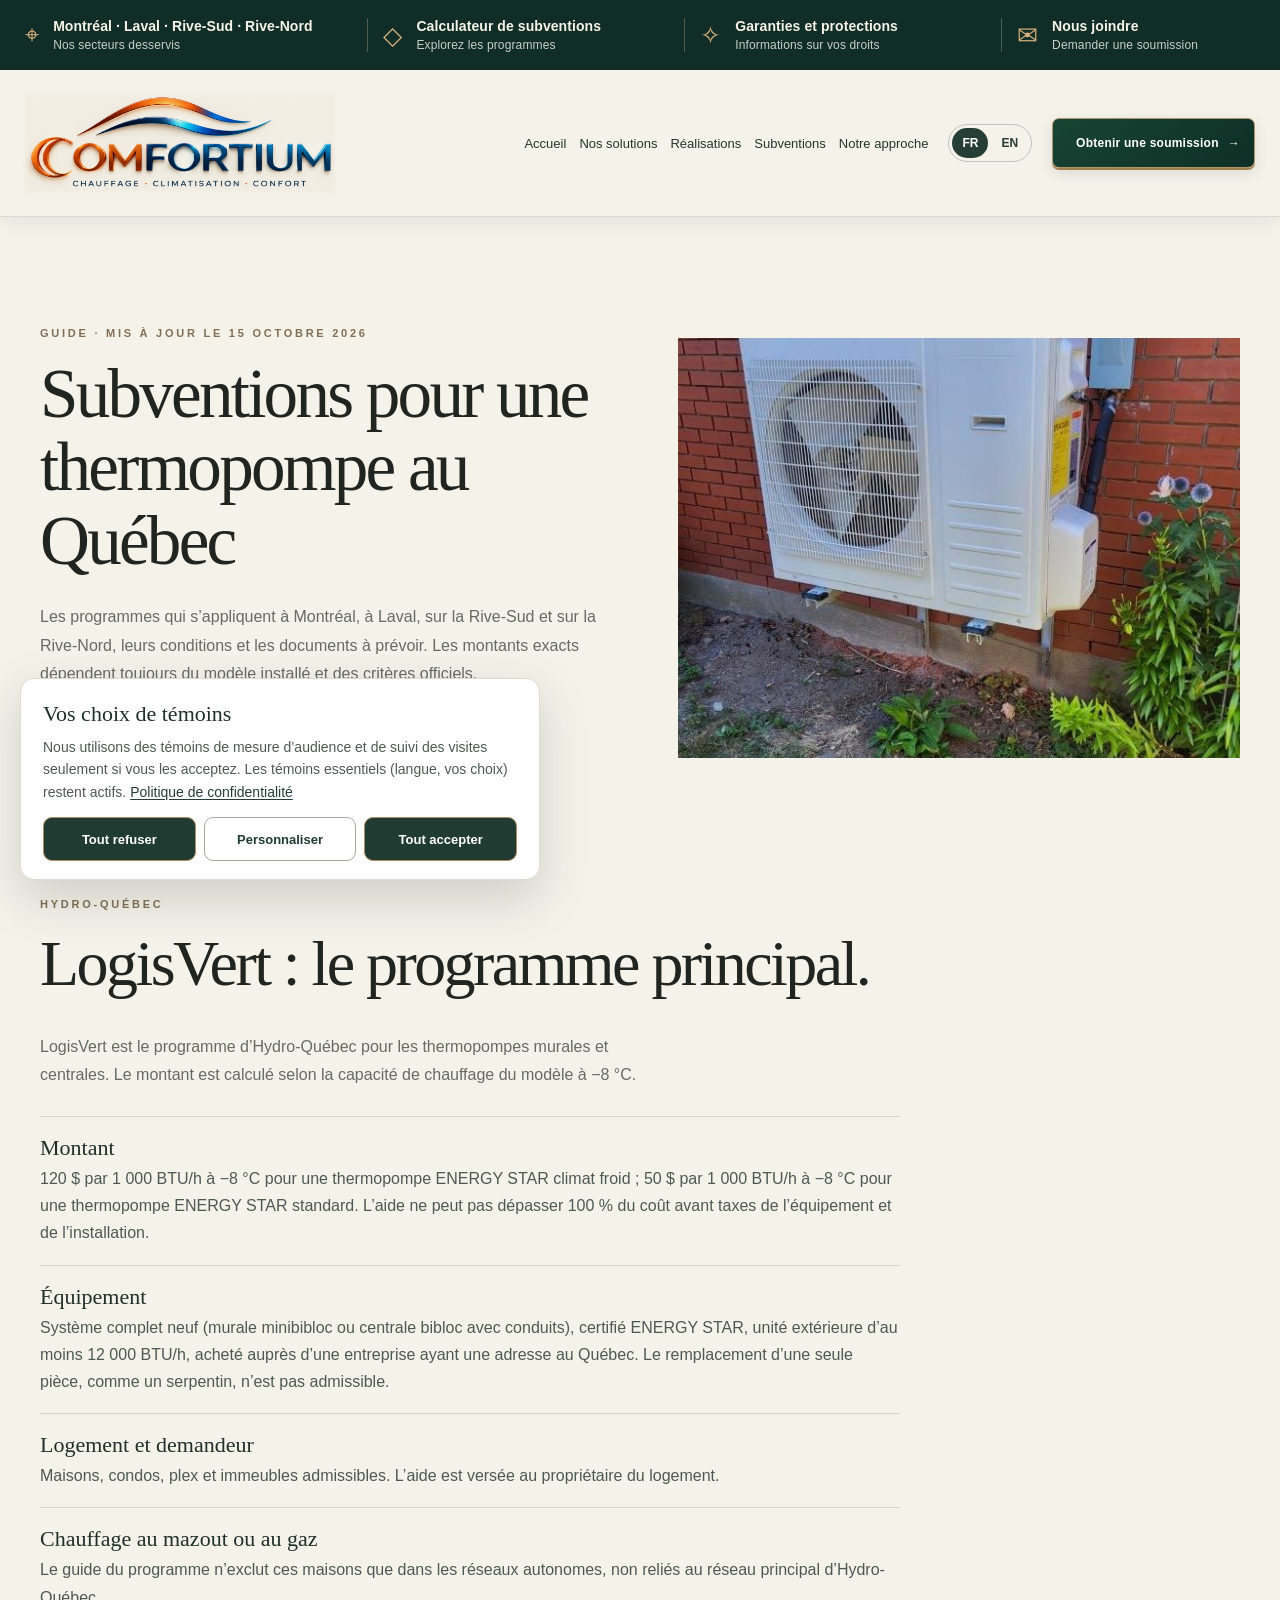
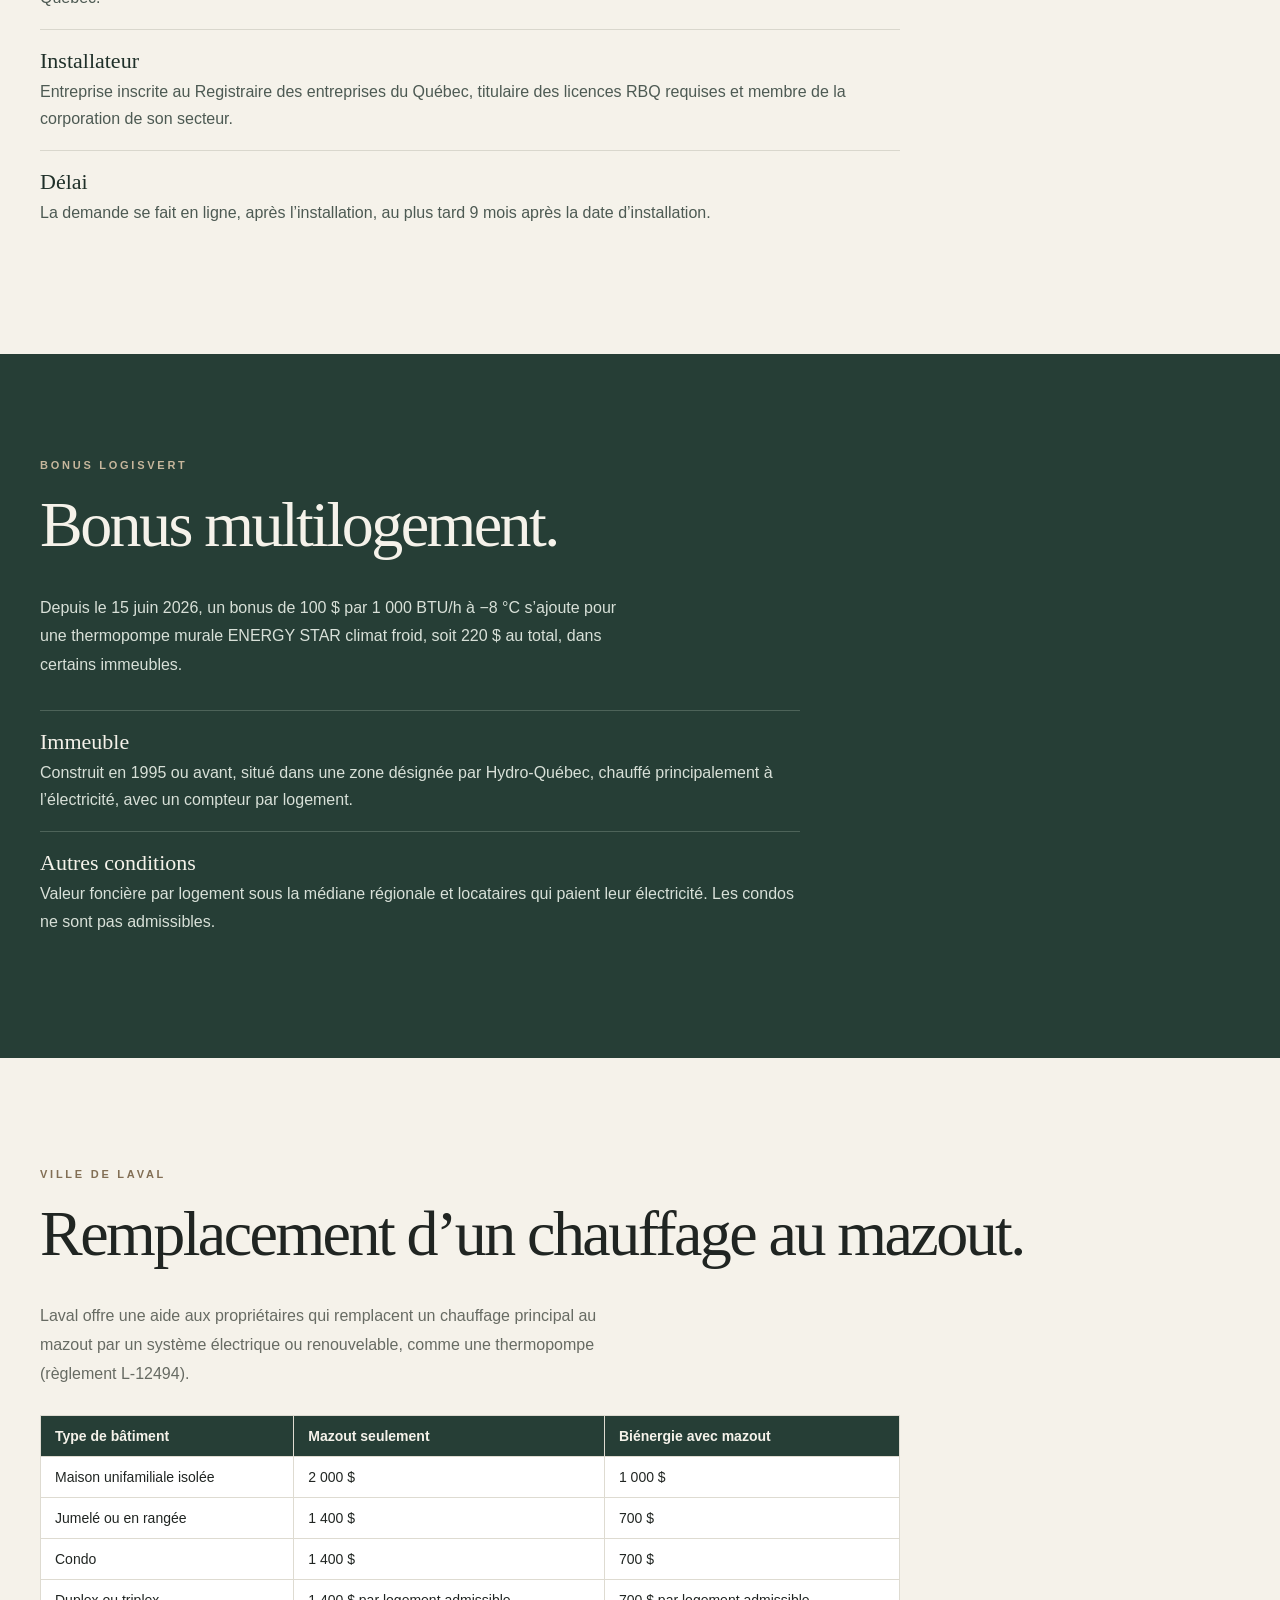
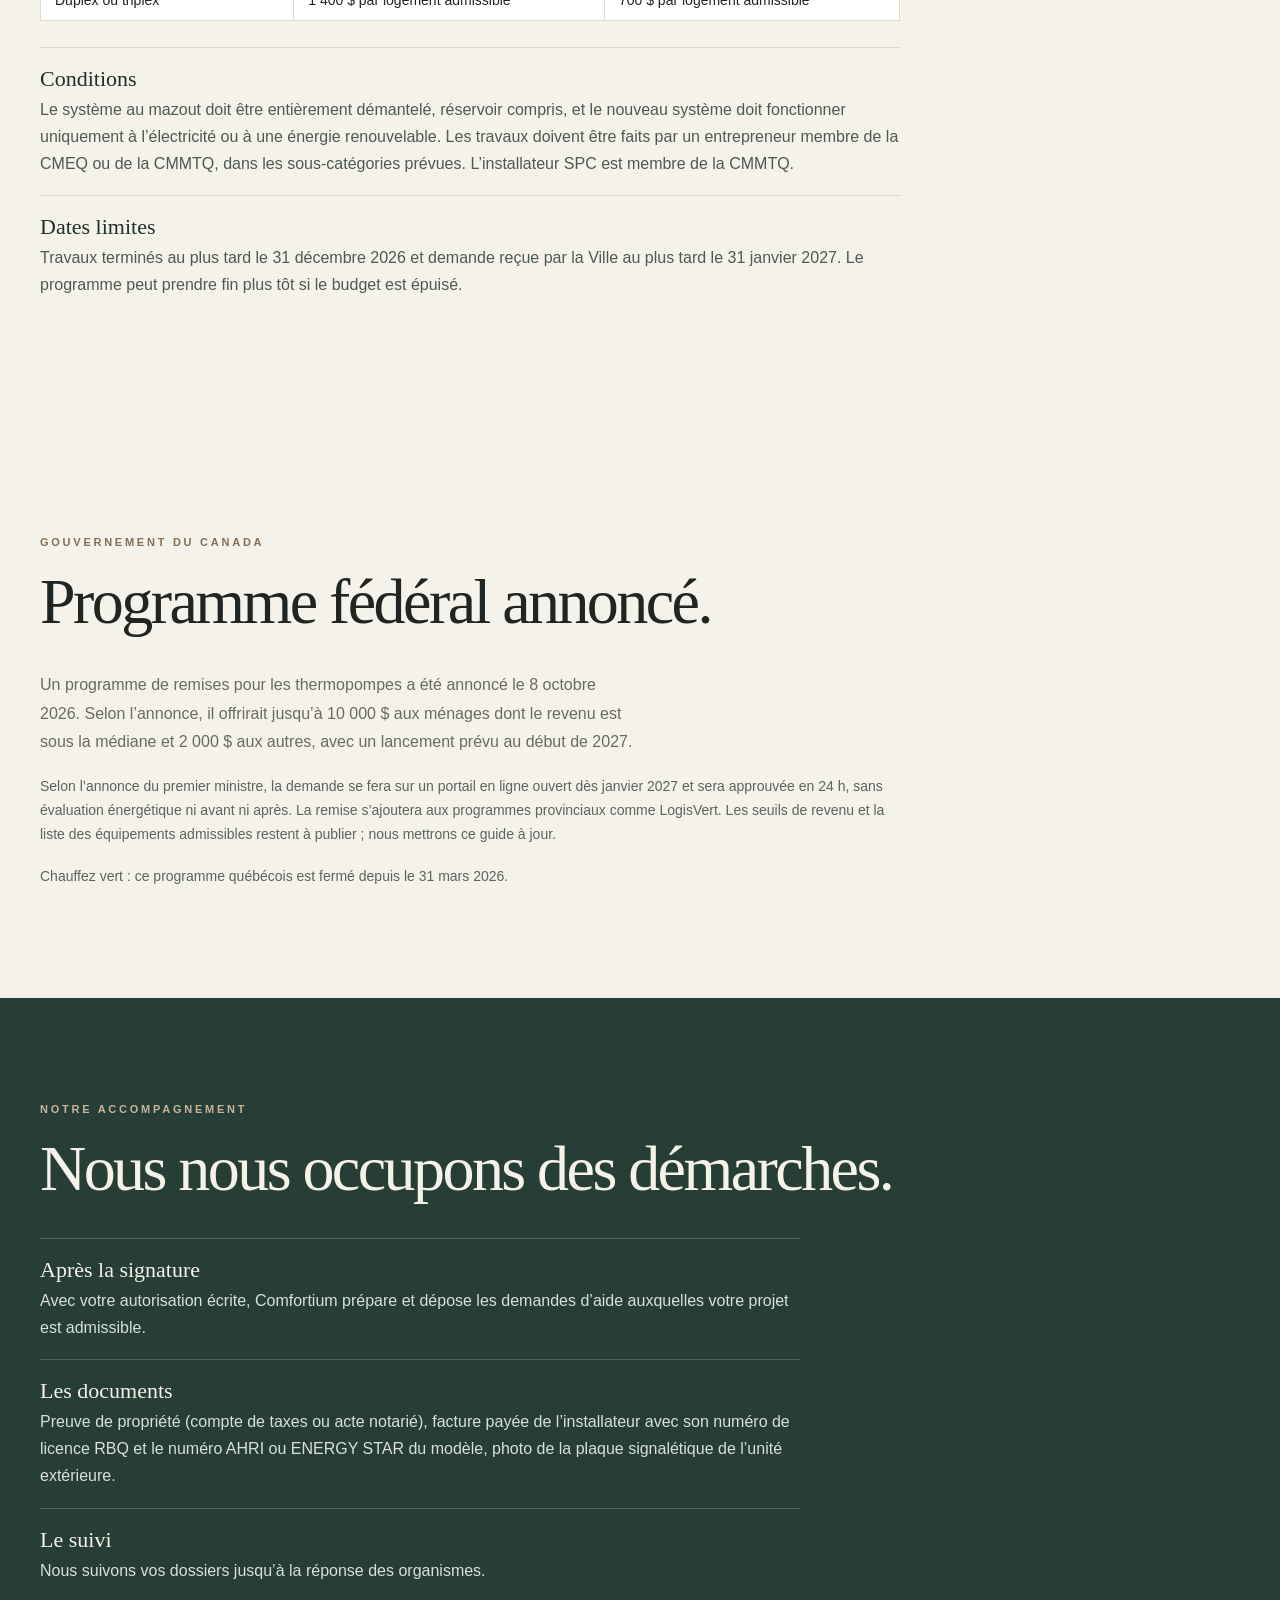
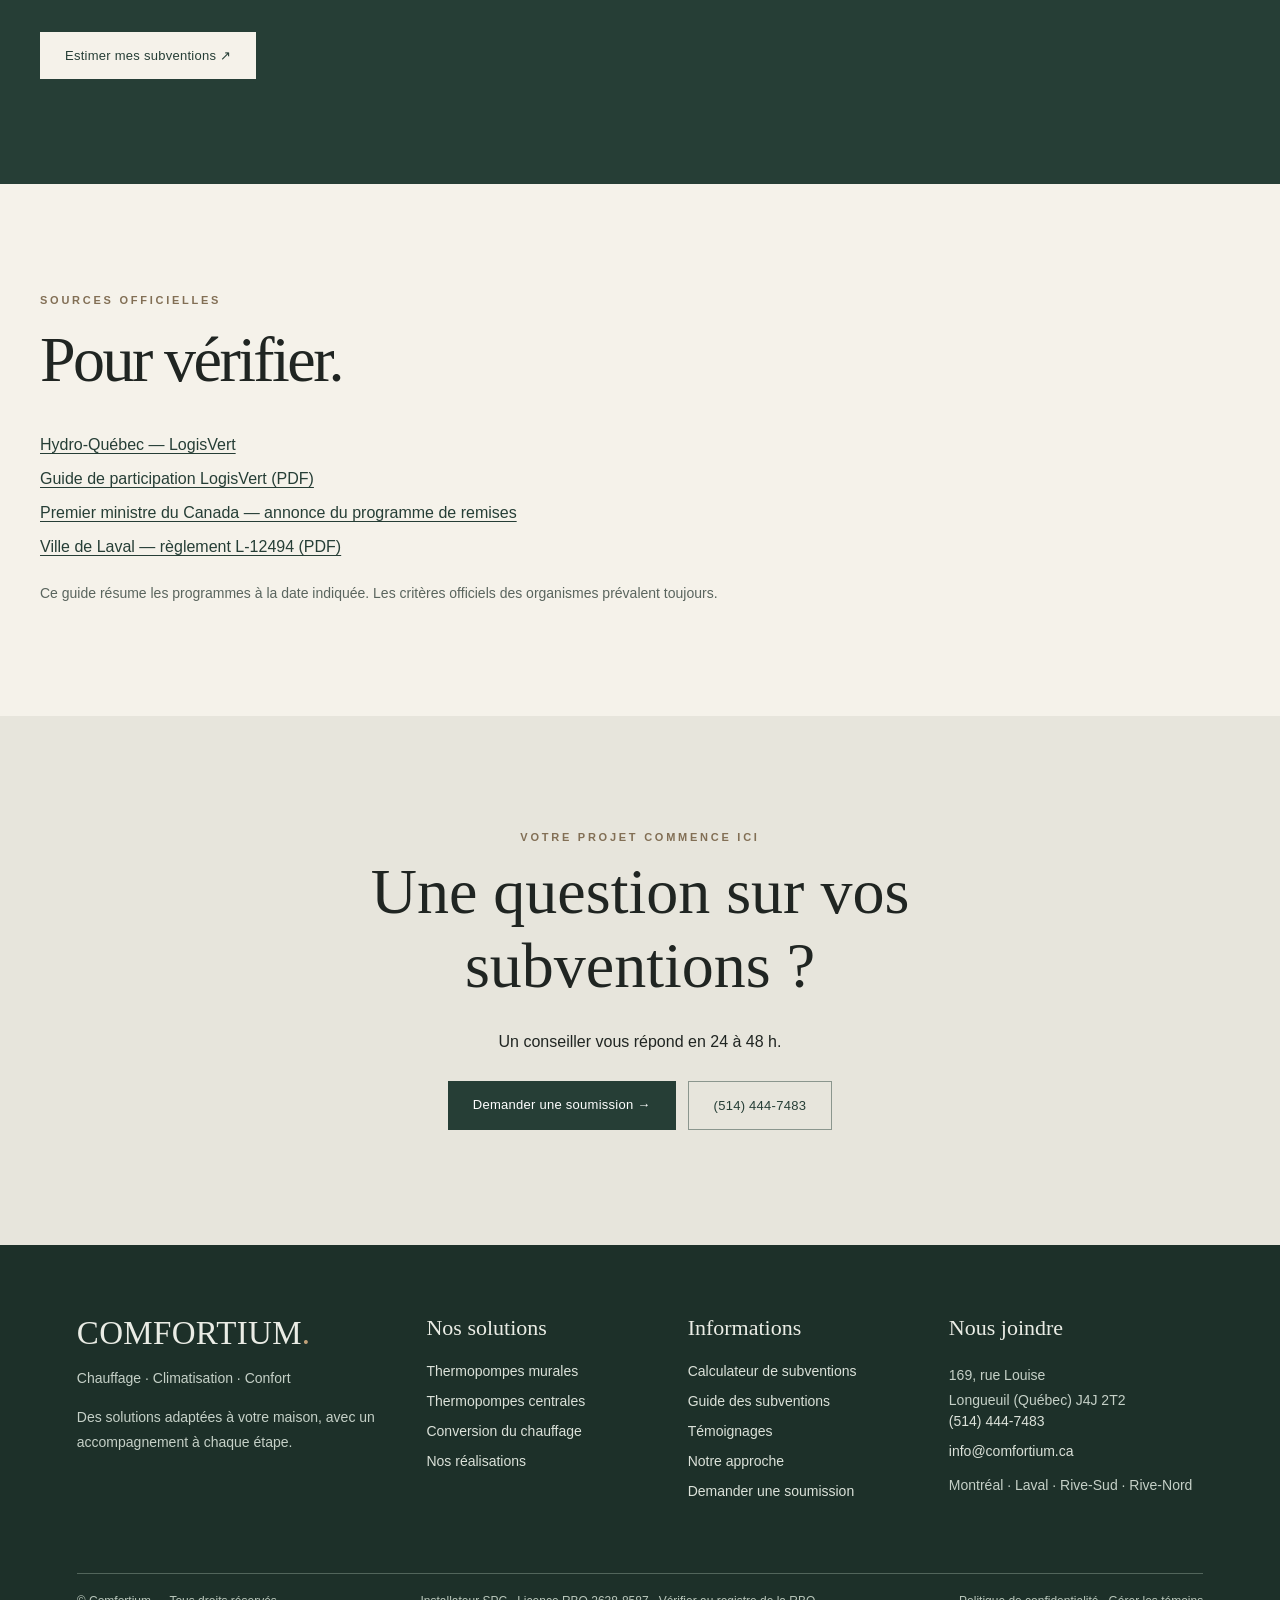
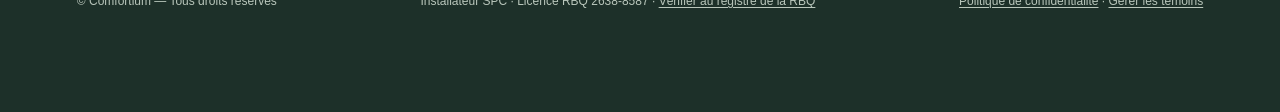
<file: guide-subventions-thermopompe.html>
<!DOCTYPE html>

<html lang="fr"><head><meta charset="utf-8"/><meta content="width=device-width,initial-scale=1" name="viewport"/><title>Subventions thermopompe au Québec : guide 2026 | Comfortium</title>
<meta name="description" content="LogisVert, bonus multilogement, aide de Laval pour le mazout et programme fédéral annoncé : conditions, documents et délais pour une thermopompe au Québec."/>
<link rel="canonical" href="https://comfortium.ca/guide-subventions-thermopompe"/>
<meta property="og:type" content="website"/>
<meta property="og:site_name" content="Comfortium"/>
<meta property="og:locale" content="fr_CA"/>
<meta property="og:url" content="https://comfortium.ca/guide-subventions-thermopompe"/>
<meta property="og:title" content="Subventions thermopompe au Québec : guide 2026 | Comfortium"/>
<meta property="og:description" content="LogisVert, aide de Laval pour le mazout et programme fédéral annoncé : conditions, documents et délais."/>
<meta property="og:image" content="https://comfortium.ca/original_2.jpg"/>
<meta property="og:image:alt" content="Thermopompe extérieure installée"/>
<style>
:root{--cream:#f5f2ea;--green:#263e36;--ink:#202522;--muted:#676b63;--gold:#aa9273}*{box-sizing:border-box}html{scroll-behavior:smooth}body{margin:0;background:var(--cream);color:var(--ink);font-family:Arial,Helvetica,sans-serif}a{text-decoration:none;color:inherit}header{position:sticky;top:0;z-index:20;background:#f5f2eaf2;backdrop-filter:blur(14px);border-bottom:1px solid #ddd9cf}.nav{max-width:1280px;margin:auto;padding:21px 35px;display:flex;align-items:center;gap:35px}.brand{font-family:Georgia,serif;font-size:30px;letter-spacing:-1px;color:var(--green);margin-right:auto}.navlinks{display:flex;gap:28px;font-size:13px}.btn{display:inline-block;background:var(--green);color:white;padding:16px 25px;font-size:13px;letter-spacing:.02em}.btn.outline{background:transparent;border:1px solid #8b968e;color:var(--green)}.hero{min-height:680px;position:relative;display:flex;align-items:center;color:white;background:linear-gradient(90deg,rgba(17,35,29,.86),rgba(17,35,29,.22)),url("thermopompe-hero.jpg") center/cover}.hero-inner{max-width:1280px;margin:auto;width:100%;padding:90px 48px}.eyebrow{text-transform:uppercase;letter-spacing:.25em;font-size:11px;font-weight:bold}.hero h1{font:normal clamp(52px,7vw,104px)/1.03 Georgia,serif;letter-spacing:-.045em;max-width:820px;margin:28px 0}.hero p{font-size:18px;line-height:1.7;max-width:520px;color:#e7e9e4;margin-bottom:34px}.actions{display:flex;gap:14px;flex-wrap:wrap}.hero .btn{background:#f5f2ea;color:#263e36}.hero .btn.outline{background:transparent;border:1px solid #e6e6de;color:white}.strip{display:grid;grid-template-columns:repeat(3,1fr);gap:0;border-bottom:1px solid #ddd9cf}.strip div{text-align:center;padding:30px 15px;border-right:1px solid #ddd9cf;font-size:13px}.section{max-width:1280px;margin:auto;padding:110px 40px}.section h2{font:normal clamp(40px,5vw,67px)/1.13 Georgia,serif;letter-spacing:-.04em;margin:18px 0 32px}.section .intro{max-width:600px;color:var(--muted);line-height:1.8}.grid{display:grid;grid-template-columns:repeat(3,1fr);gap:22px;margin-top:45px}.service{background:#eae9e2;min-height:390px;display:flex;flex-direction:column;justify-content:end;padding:30px;border-top:3px solid var(--green)}.service b{font:normal 31px Georgia,serif}.service p{line-height:1.7;color:#555f58}.dark{background:var(--green);color:#f5f2ea}.dark .section{padding-top:105px;padding-bottom:105px}.dark p{color:#d8e0d8;line-height:1.8;max-width:600px}.split{display:grid;grid-template-columns:1fr 1fr;gap:75px;align-items:center}.photo{min-height:420px;background:linear-gradient(140deg,#8b9e90,#314d42);display:flex;align-items:center;justify-content:center;color:#e7ede8;font:normal 27px Georgia,serif;text-align:center;padding:30px}.steps{display:grid;grid-template-columns:repeat(3,1fr);gap:28px;margin-top:50px}.step{border-top:1px solid #9eaea2;padding-top:24px}.step strong{font:normal 28px Georgia,serif}.step p{font-size:14px}.videos{display:grid;grid-template-columns:repeat(3,1fr);gap:20px;margin-top:40px}.video{aspect-ratio:4/3;background:#d7d9d5;display:flex;align-items:center;justify-content:center;color:#516258;text-align:center;padding:22px}.video span{font-size:14px}.contact{background:#e7e5dc;text-align:center;padding:115px 25px}.contact h2{font:normal clamp(42px,5vw,70px) Georgia,serif;margin:12px auto 30px;max-width:700px}footer{background:#1e2e27;color:#ddd;padding:35px 45px;display:flex;justify-content:space-between;gap:20px;font-size:13px}.notice{position:fixed;bottom:18px;left:18px;z-index:30;background:#fff;color:#25382d;box-shadow:0 4px 25px #0002;padding:12px 16px;font-size:12px;max-width:350px}.chat{position:fixed;bottom:20px;right:20px;background:var(--green);color:white;border:0;padding:16px 19px;border-radius:100px;box-shadow:0 8px 25px #0003;cursor:pointer}.chatnote{display:none;position:fixed;bottom:83px;right:20px;background:white;padding:22px;max-width:280px;box-shadow:0 6px 35px #0002;z-index:30;font-size:14px;line-height:1.5}.chatnote.show{display:block}@media(max-width:750px){.nav{padding:17px 20px}.navlinks{display:none}.brand{font-size:26px}.hero{min-height:600px}.hero-inner{padding:70px 25px}.strip,.grid,.split,.steps,.videos{grid-template-columns:1fr}.section{padding:70px 24px}.service{min-height:220px}.strip div{padding:19px}footer{flex-direction:column}.notice{bottom:10px;left:10px;right:80px}.chat{bottom:14px;right:12px}}
@media(prefers-reduced-motion:reduce){html{scroll-behavior:auto}}

/* Animations progressives au scroll */
.reveal{opacity:0;transform:translateY(48px);transition:opacity .85s cubic-bezier(.2,.7,.2,1),transform .85s cubic-bezier(.2,.7,.2,1)}.reveal.visible{opacity:1;transform:translateY(0)}.service,.video{transition:transform .55s ease,filter .55s ease}.service:hover,.video:hover{transform:translateY(-8px)}.hero{background-attachment:fixed}.scroll-progress{position:fixed;top:0;left:0;height:3px;background:#aa9273;z-index:100;width:0}.scroll-cue{position:absolute;bottom:24px;left:50%;transform:translateX(-50%);color:#fff;font-size:11px;letter-spacing:.22em;animation:cue 1.6s infinite alternate}@keyframes cue{to{transform:translate(-50%,9px);opacity:.4}}.photo{position:sticky;top:110px}.video{min-height:270px}@media(max-width:750px){.hero{background-attachment:scroll}.photo{position:relative;top:auto}.video{min-height:320px}}@media(prefers-reduced-motion:reduce){.reveal{opacity:1;transform:none;transition:none}.scroll-cue{animation:none}}
</style><style>
/* Cartes produits V4 : images et textes séparés, sans superposition */
.solution-grid{align-items:stretch;gap:22px}.solution-card{display:block;min-height:0;padding:0!important;border-top:0!important;background:#fdfcf8!important;overflow:hidden;position:relative;box-shadow:0 10px 28px rgba(27,43,34,.065)}.solution-image{height:270px;overflow:hidden;background:#e0e0d9}.solution-image img{display:block;width:100%;height:100%;object-fit:cover;object-position:center;transition:transform .65s ease}.solution-card:hover .solution-image img{transform:scale(1.045)}.solution-content{min-height:185px;padding:25px 28px 30px;position:relative}.solution-content h3{font:normal clamp(25px,2.3vw,33px)/1.14 Georgia,serif;letter-spacing:-.025em;margin:0 0 13px;color:#263e36}.solution-content p{font-size:15px;line-height:1.65;color:#555f58;margin:0;padding-right:12px}.solution-arrow{position:absolute;right:23px;bottom:19px;color:#263e36;font-size:22px}@media(max-width:750px){.solution-image{height:245px}.solution-content{min-height:160px;padding:23px 24px 35px}}
</style><style>
.trust-metrics{display:grid;grid-template-columns:repeat(3,1fr);border-bottom:1px solid #d9d7cd;background:#f5f2ea}.metric{padding:40px 25px;text-align:center;border-right:1px solid #d9d7cd;display:flex;flex-direction:column;align-items:center;gap:12px}.metric strong{font:normal clamp(34px,4vw,62px) Georgia,serif;color:#263e36;line-height:1}.metric span{font-size:12px;letter-spacing:.04em;color:#555f58;max-width:260px}.gallery-heading{display:flex;align-items:end;justify-content:space-between;gap:20px}.gallery-controls{display:flex;gap:12px;padding-bottom:28px}.gallery-controls button{width:49px;height:49px;border:1px solid #263e36;background:transparent;color:#263e36;border-radius:50%;font-size:23px;cursor:pointer}.gallery-controls button:hover{background:#263e36;color:white}.gallery-track{display:flex;gap:19px;overflow-x:auto;scroll-snap-type:x mandatory;scroll-behavior:smooth;padding-bottom:16px;scrollbar-color:#8e9d90 transparent}.gallery-item{flex:0 0 min(32%,380px);margin:0;scroll-snap-align:start;background:#e6e5de;overflow:hidden}.gallery-item img{display:block;width:100%;height:360px;object-fit:cover;transition:transform .5s}.gallery-item:hover img{transform:scale(1.04)}.gallery-item figcaption{padding:15px 18px;font-size:12px;color:#45554b}.gallery-note{font-size:13px;color:#626b62;margin-top:16px}.reviews-band{background:#e8e5dc}.reviews-band h2{font:normal clamp(40px,5vw,65px) Georgia,serif}.reviews-band p{max-width:620px;line-height:1.7}.review-placeholder{padding:38px;border:1px solid #c6c9c0;margin-top:32px;color:#5e675f;font-size:14px}@media(max-width:750px){.trust-metrics{grid-template-columns:1fr}.metric{padding:22px;border-bottom:1px solid #ddd}.metric strong{font-size:38px}.gallery-heading{align-items:center}.gallery-item{flex-basis:80%}.gallery-item img{height:290px}.gallery-controls button{width:42px;height:42px}}
</style><style>.gallery-item{background:#f0eee8;flex-basis:min(37%,440px)}.gallery-image-button{display:block;position:relative;border:0;padding:0;width:100%;cursor:zoom-in;background:#e5e5de;overflow:hidden}.gallery-image-button img{height:340px;width:100%;object-fit:cover;object-position:center}.gallery-item figcaption{padding:19px 20px;display:flex;flex-direction:column;gap:6px}.gallery-item figcaption strong{font:normal 24px Georgia,serif;color:#263e36}.gallery-item figcaption small{font-size:12px;color:#667067}.zoom-label{position:absolute;bottom:15px;right:15px;background:#f5f2ea;color:#263e36;padding:9px 12px;font-size:12px}.lightbox{border:0;background:#f5f2ea;max-width:min(900px,92vw);max-height:92vh;padding:20px;box-shadow:0 20px 80px #0006}.lightbox::backdrop{background:#111b17db}.lightbox img{display:block;max-width:100%;max-height:75vh;object-fit:contain;margin:auto}.lightbox p{font-size:13px;color:#526158}.lightbox-close{position:absolute;right:15px;top:10px;border:0;background:#263e36;color:white;font-size:26px;cursor:pointer;width:42px;height:42px}@media(max-width:750px){.gallery-item{flex-basis:83%}.gallery-image-button img{height:280px}}@media(prefers-reduced-motion:reduce){.gallery-track{scroll-behavior:auto}}</style><style>
/* V7: galerie photo épurée sans légendes individuelles */
.gallery-section{padding-top:96px;padding-bottom:100px}
.gallery-heading{align-items:end;margin-bottom:30px}
.gallery-heading h2{margin:0;font-size:clamp(46px,5.5vw,76px);letter-spacing:-.045em}
.gallery-item{background:transparent;overflow:hidden}
.gallery-image-button{border-radius:2px;overflow:hidden}
.gallery-image-button img{height:clamp(290px,30vw,460px);object-fit:cover;transition:transform .7s cubic-bezier(.2,.8,.2,1)}
.gallery-image-button:hover img{transform:scale(1.045)}
.gallery-track{scroll-snap-type:x mandatory}
.gallery-item{scroll-snap-align:start}
@media(max-width:750px){.gallery-section{padding-top:65px;padding-bottom:70px}.gallery-heading h2{font-size:44px}.gallery-image-button img{height:330px}}
</style><style>
/* V8 : seule l'en-tête est remplacée, le reste de V7 est inchangé */
.premium-header{position:sticky;top:0;z-index:40;background:#f5f2ea;box-shadow:0 3px 14px rgba(14,31,26,.08)}
.utility-bar{background:#102e27;color:#f5f0e6}
.utility-inner{max-width:1600px;margin:auto;min-height:37px;padding:7px 28px;display:flex;align-items:center;justify-content:space-between;gap:16px;font-size:12px;letter-spacing:.01em}
.utility-inner a{color:inherit;text-decoration:none}.utility-inner a:hover{text-decoration:underline}
.premium-nav{max-width:1600px;min-height:116px;padding:12px 28px;gap:28px}
.premium-brand{display:flex;align-items:center;margin-right:auto;flex:0 1 370px;min-width:210px}
.premium-brand img{display:block;width:100%;height:auto;max-height:110px;object-fit:contain;object-position:left center;mix-blend-mode:multiply;filter:drop-shadow(0 1px 2px rgba(0,0,0,.09))}
.premium-nav .navlinks{display:flex;align-items:center;gap:clamp(13px,2vw,30px);white-space:nowrap}
.premium-nav .navlinks a{font-size:14px;color:#23372e;transition:color .2s}.premium-nav .navlinks a:hover{color:#9a7549}
.premium-cta{background:linear-gradient(140deg,#174434,#0e2f25);border:1px solid #af956b;box-shadow:0 5px 14px #142a241f,0 2px 0 #ae8755;padding:19px 22px;white-space:nowrap;border-radius:5px;font-weight:600;transition:transform .2s,box-shadow .2s}
.premium-cta:hover{transform:translateY(-2px);box-shadow:0 9px 18px #142a242a,0 2px 0 #ae8755}
.premium-cta span{padding-left:9px}
@media(max-width:1100px){.utility-inner span:nth-child(2),.utility-inner a:nth-child(4){display:none}.premium-brand{flex-basis:270px}.premium-nav{gap:14px}.premium-nav .navlinks{gap:14px}}
@media(max-width:750px){.utility-inner{min-height:30px;padding:6px 13px;font-size:10px}.utility-inner span:nth-child(3){display:none}.premium-nav{min-height:75px;padding:8px 12px;gap:8px}.premium-brand{min-width:0;flex:1 1 190px}.premium-brand img{max-height:66px}.premium-nav .navlinks{display:none}.premium-cta{font-size:11px;padding:12px 10px;white-space:normal;max-width:145px;text-align:center}}
</style><style>
/* V9: header-only layout override; other sections unchanged */
.premium-header{position:sticky;top:0;z-index:40;background:#f5f2ea;box-shadow:0 4px 18px rgba(14,31,26,.08)}
.utility-bar{background:#102e27;color:#f8f3e9}
.utility-inner{max-width:1760px;margin:auto;min-height:70px;padding:11px 42px;display:grid;grid-template-columns:1.3fr 1.2fr 1.2fr 1fr;gap:22px;align-items:center;font-size:14px}
.utility-item{display:flex;gap:14px;align-items:center;min-width:0;color:inherit;text-decoration:none}
.utility-item:not(:first-child){border-left:1px solid rgba(232,215,179,.28);padding-left:24px}
.utility-item strong,.utility-item small{display:block;white-space:nowrap}
.utility-item strong{font-weight:600;font-size:14px;letter-spacing:.005em}
.utility-item small{font-size:12px;color:#c7cfc8;margin-top:4px}
.utility-symbol{font-size:25px;color:#d4ae7b;flex-shrink:0}
.premium-nav{max-width:1760px;margin:auto;min-height:146px;padding:18px 42px;display:flex;align-items:center;gap:clamp(20px,2.6vw,48px)}
.premium-brand{display:flex;align-items:center;margin-right:auto;flex:0 1 430px;min-width:260px}
.premium-brand img{display:block;width:100%;max-height:116px;object-fit:contain;object-position:left center;mix-blend-mode:multiply;filter:drop-shadow(0 1px 2px rgba(0,0,0,.06))}
.premium-nav .navlinks{display:flex;align-items:center;gap:clamp(14px,1.55vw,30px);white-space:nowrap}
.premium-nav .navlinks a{font-size:15px;color:#23372e;transition:color .2s}
.premium-nav .navlinks a:hover{color:#9a7549}
.premium-cta{background:linear-gradient(140deg,#174434,#0e2f25);border:1px solid #af956b;box-shadow:0 5px 14px #142a241f,0 2px 0 #ae8755;padding:20px 24px;white-space:nowrap;border-radius:7px;font-weight:600;transition:transform .2s,box-shadow .2s}
.premium-cta:hover{transform:translateY(-2px);box-shadow:0 9px 18px #142a242a,0 2px 0 #ae8755}
.premium-cta span{padding-left:9px}
@media(max-width:1300px){.utility-inner{padding:10px 25px;gap:12px}.utility-item:not(:first-child){padding-left:15px}.premium-nav{padding:15px 25px;gap:20px}.premium-brand{flex-basis:310px;min-width:220px}.premium-nav .navlinks{gap:13px}.premium-nav .navlinks a{font-size:13px}.premium-cta{padding:17px 14px;font-size:12px}}
@media(max-width:980px){.utility-inner{grid-template-columns:1fr 1fr;min-height:60px}.utility-guarantees{display:none}.utility-contact{display:none}.utility-item:nth-child(2){border-left:1px solid rgba(232,215,179,.28)}.premium-nav{min-height:104px}.premium-brand{flex:1 1 270px}.premium-nav .navlinks{display:none}.premium-brand img{max-height:92px}}
@media(max-width:580px){.utility-inner{min-height:52px;padding:9px 13px;gap:8px}.utility-item{gap:6px}.utility-item:not(:first-child){padding-left:9px}.utility-symbol{font-size:18px}.utility-item strong{font-size:10px}.utility-item small{font-size:9px}.premium-nav{min-height:82px;padding:8px 12px;gap:8px}.premium-brand{min-width:0;flex:1 1 180px}.premium-brand img{max-height:75px}.premium-cta{font-size:11px;padding:12px 10px;white-space:normal;max-width:148px;text-align:center}}
</style><style>
.reviews-band{background:#eae8df;color:#243b32}.reviews-band .section{max-width:1280px}.reviews-intro{max-width:770px;line-height:1.7;color:#5a655e}.reviews-grid{display:grid;grid-template-columns:repeat(3,minmax(0,1fr));gap:20px;margin-top:38px}.review-card{padding:32px;background:#f7f5ee;border:1px solid #d6d5cb;display:flex;flex-direction:column;min-height:310px}.review-stars{color:#aa8860;letter-spacing:3px}.review-card blockquote{font:normal 19px/1.6 Georgia,serif;margin:23px 0;flex:1}.review-by{font-weight:700;font-size:14px}.review-by span{color:#637068;font-weight:400}.reviews-disclaimer{font-size:12px;color:#667168;margin-top:22px}.footer-premium{background:#1d3029;color:#eaece5;display:block;padding:70px 6% 20px}.footer-grid{max-width:1300px;margin:auto;display:grid;grid-template-columns:1.4fr 1fr 1fr 1.15fr;gap:40px}.footer-grid h3{font:normal 22px Georgia,serif;margin:0 0 22px}.footer-grid a{display:block;margin:0 0 14px;color:#dbe1d9;text-decoration:none;font-size:14px}.footer-grid a:hover{text-decoration:underline}.footer-grid p,.footer-grid address{font-style:normal;color:#c5d0c7;font-size:14px;line-height:1.8}.footer-brand{font:normal 33px Georgia,serif;letter-spacing:.01em}.footer-brand span{color:#c0a17a}.footer-bottom{max-width:1300px;margin:60px auto 0;padding-top:20px;border-top:1px solid #52655b;display:flex;justify-content:space-between;gap:15px;color:#b9c6bb;font-size:12px}@media(max-width:900px){.reviews-grid{grid-template-columns:1fr}.footer-grid{grid-template-columns:repeat(2,minmax(0,1fr))}}@media(max-width:560px){.footer-grid{grid-template-columns:1fr}.footer-bottom{flex-direction:column}.footer-premium{padding:55px 24px 22px}}
</style><style>#formulaire-integre{max-width:850px}#comfortium-chat-original{color-scheme:normal}@media(max-width:700px){#comfortium-chat-original{width:100vw;height:105px;bottom:0;transition:height .2s}body:has(#comfortium-chat-original){} }</style><style>
/* Comfortium V15 shared design tokens: visual-only overrides */
:root{--cv-forest:#203b32;--cv-ivory:#f5f2ea;--cv-orange:#dc762b;--cv-blue:#176f9c;--cv-ink:#263b32}
html{scroll-padding-top:110px}body{overflow-x:hidden}
#lead-form,.lead-form-card{box-sizing:border-box!important;width:100%!important;max-width:100%!important;margin:0 auto!important;background:#fff!important;color:var(--cv-ink)!important;border:1px solid #dedbd1!important;border-radius:18px!important;box-shadow:0 12px 34px rgba(22,44,35,.08)!important;padding:clamp(20px,4vw,42px)!important}
#lead-form *{box-sizing:border-box!important}
#lead-form .lf-label{color:var(--cv-forest)!important;font-weight:600!important}
#lead-form .input-field,#lead-form .textarea-field{background:#fcfbf8!important;color:#203b32!important;border:1px solid #c9d0c8!important;border-radius:9px!important;box-shadow:none!important;min-width:0!important;width:100%!important}
#lead-form .input-field:focus,#lead-form .textarea-field:focus{border-color:var(--cv-blue)!important;outline:2px solid rgba(23,111,156,.18)!important;outline-offset:1px!important}
#lead-form .lf-row{display:grid!important;grid-template-columns:repeat(2,minmax(0,1fr))!important;gap:15px!important}
#lead-form .lf-field{min-width:0!important}
#lead-form .lf-submit{background:var(--cv-forest)!important;color:#fff!important;border:1px solid #b28a62!important;border-radius:10px!important;box-shadow:none!important;min-height:50px!important}
#lead-form .lf-submit:hover{background:#305447!important}
#lead-form .privacy-note{color:#68746c!important}
@media(max-width:580px){#lead-form .lf-row{grid-template-columns:1fr!important}#lead-form,.lead-form-card{padding:20px!important}}
</style><style>
#comfortium-language-switch{display:flex;align-items:center;gap:3px;padding:3px;border:1px solid #bdc7bd;border-radius:99px;flex-shrink:0}
#comfortium-language-switch button{border:0;background:transparent;color:#263e36;font:600 12px Arial;padding:8px 10px;border-radius:99px;cursor:pointer}
#comfortium-language-switch button[aria-pressed="true"]{background:#263e36;color:#fff}
#chatCloseButton{flex:0 0 auto;width:38px;height:38px;border-radius:50%;border:1px solid #b9c8c0;background:#f5f2ea;color:#203b32;font-size:26px;line-height:1;cursor:pointer;display:grid;place-items:center;margin-left:8px;z-index:2}
#chatCloseButton:focus-visible{outline:3px solid #e38b38;outline-offset:2px}
#chatWindow{isolation:isolate}
@media(max-width:800px){.premium-nav{flex-wrap:wrap!important;gap:8px!important}#comfortium-language-switch{margin-left:auto}.premium-nav .navlinks{display:none!important}}
</style><style id="comfortium-v20-chat-fixes">
#chatBubble.chat-is-open{visibility:hidden!important;pointer-events:none!important}
#chatWindow .quick-replies{display:flex!important;flex-wrap:wrap!important;gap:8px!important;margin-top:10px!important;max-width:100%!important}
#chatWindow .qr-btn{appearance:none!important;display:inline-flex!important;align-items:center!important;white-space:normal!important;text-align:left!important;background:#fff!important;border:1px solid #d7dfd8!important;border-radius:999px!important;padding:10px 14px!important;color:#203b32!important;font:600 12px/1.35 system-ui,sans-serif!important;box-shadow:0 2px 7px rgba(0,0,0,.06)!important;max-width:100%!important}
#chatWindow .qr-btn:hover{background:#eaf2ed!important;border-color:#769788!important}
#chatWindow .chat-messages{min-height:0!important}
#chatWindow .chat-head-row{min-width:0!important}
#chatWindow .chat-head-name{overflow-wrap:anywhere!important}
@media(max-width:550px){#chatWindow{max-height:calc(100dvh - 100px)!important}#chatWindow .qr-btn{font-size:12px!important}}
</style><style>.footer-bottom{padding-bottom:84px}.licence-note a:hover{opacity:.8}</style>
<style>
/* Formulaire de soumission natif — design Comfortium */
#lead-form.qf-card{box-sizing:border-box;width:100%;max-width:826px;margin:42px auto 0;background:#fff;color:#263b32;border:1px solid #dedbd1;border-radius:18px;box-shadow:0 12px 34px rgba(22,44,35,.08);padding:34px;text-align:left;font-family:Arial,Helvetica,sans-serif}
.qf-row{display:grid;grid-template-columns:repeat(2,minmax(0,1fr));gap:15px}
.qf-field{min-width:0}
.qf-label{display:block;font-size:11px;font-weight:600;letter-spacing:.1em;text-transform:uppercase;color:#203b32;margin-bottom:6px}
.qf-input{box-sizing:border-box;display:block;width:100%;background:#fcfbf8;color:#203b32;border:1px solid #c9d0c8;border-radius:9px;padding:12px 16px;font:14px Arial,Helvetica,sans-serif;margin:0 0 16px}
.qf-input:focus{outline:2px solid rgba(38,62,54,.22);outline-offset:1px;border-color:#263e36}
textarea.qf-input{min-height:90px;resize:vertical;line-height:1.6}
select.qf-input{cursor:pointer}
.qf-error,.qf-success{display:none;border-radius:10px;padding:12px 14px;font-size:13px;line-height:1.5;margin:0 0 12px}
.qf-error{background:#fdf3f2;border:1px solid #e9b4ad;color:#9f2d20}
.qf-success{background:#f1f6f2;border:1px solid #a9c7b1;color:#1f5133;font-weight:600;text-align:center}
#lfSubmitBtn{display:block;width:100%;min-height:50px;background:#203b32;color:#fff;border:1px solid #b28a62;border-radius:10px;font:700 14px Arial,Helvetica,sans-serif;letter-spacing:.01em;cursor:pointer;margin-top:4px}
#lfSubmitBtn:hover{background:#305447}
#lfSubmitBtn:disabled{opacity:.6;cursor:not-allowed}
.qf-note{font-size:11px;line-height:1.6;color:#68746c;text-align:center;margin:12px 0 0}
@media(max-width:700px){#lead-form.qf-card{padding:20px}.qf-row{grid-template-columns:1fr;gap:0}}
</style>
<script>window.dataLayer=window.dataLayer||[];function gtag(){dataLayer.push(arguments);}
/* Loi 25 : témoins refusés par défaut, jusqu'au consentement (bannière à venir). */
gtag('consent','default',{analytics_storage:'denied',ad_storage:'denied',ad_user_data:'denied',ad_personalization:'denied'});
gtag('js',new Date());gtag('config','G-3FQPV0JGVG');</script>
<script async src="https://www.googletagmanager.com/gtag/js?id=G-3FQPV0JGVG"></script>
<script type="application/ld+json">{"@context": "https://schema.org", "@type": "Article", "headline": "Subventions pour une thermopompe au Québec", "inLanguage": "fr-CA", "datePublished": "2026-10-15", "dateModified": "2026-10-15", "url": "https://comfortium.ca/guide-subventions-thermopompe", "author": {"@type": "Organization", "name": "Comfortium", "url": "https://comfortium.ca/"}, "publisher": {"@type": "Organization", "name": "Comfortium", "logo": {"@type": "ImageObject", "url": "https://comfortium.ca/logo_comfortium_orange_bleu.png"}}, "image": "https://comfortium.ca/original_2.jpg"}</script>
<style>.mz-hero h1{font:normal clamp(44px,5.4vw,76px)/1.06 Georgia,serif;letter-spacing:-.04em;margin:18px 0 26px;max-width:640px}.mz-actions{display:flex;flex-wrap:wrap;gap:12px;margin-top:30px}.mz-list{list-style:none;padding:0;margin:30px 0 0;max-width:760px}.mz-list li{border-top:1px solid #4d6359;padding:18px 0;color:#d8e0d8;line-height:1.7}.mz-list strong{display:block;font:normal 22px Georgia,serif;color:#f5f2ea;margin-bottom:4px}.mz-small{font-size:13px}.service h3{font:normal 24px Georgia,serif;margin:0 0 10px}.pg-list{list-style:none;padding:0;margin:26px 0 0;max-width:860px}.pg-list li{border-top:1px solid #d9d7cd;padding:18px 0;line-height:1.7;color:#4d5a53}.pg-list strong{display:block;font:normal 22px Georgia,serif;color:#1f3029;margin-bottom:4px}.pg-note{font-size:14px;line-height:1.7;color:#5a655e;max-width:860px;margin:18px 0 0}.pg-table-wrap{overflow-x:auto;margin:26px 0 8px;max-width:860px}.pg-table{width:100%;border-collapse:collapse;font-size:14px;background:#fff}.pg-table th,.pg-table td{border:1px solid #dedbd1;padding:12px 14px;text-align:left;vertical-align:top}.pg-table th{background:#263e36;color:#f5f2ea;font-weight:700}.pg-links{list-style:none;padding:0;margin:22px 0 0}.pg-links li{padding:8px 0}.pg-links a{color:#263e36;text-decoration:underline;text-underline-offset:3px}.grid.g4{grid-template-columns:repeat(2,1fr)}@media(max-width:750px){.grid.g4{grid-template-columns:1fr}}@media(max-width:600px){.pg-table th,.pg-table td{padding:10px;font-size:13px}}</style>
<script src="consent.js" defer></script>
</head><body><div class="scroll-progress" id="scrollProgress"></div>
<header class="premium-header"><div class="utility-bar"><div class="utility-inner"><div class="utility-item"><span class="utility-symbol">⌖</span><span><strong>Montréal · Laval · Rive-Sud · Rive-Nord</strong><small><span data-i18n-en="Areas served" data-i18n-fr="Nos secteurs desservis">Nos secteurs desservis</span></small></span></div><a class="utility-item" href="calculateur-subvention.html"><span class="utility-symbol">◇</span><span><strong><span data-i18n-en="Rebate calculator" data-i18n-fr="Calculateur de subventions">Calculateur de subventions</span></strong><small><span data-i18n-en="Explore subsidy programs" data-i18n-fr="Explorez les programmes">Explorez les programmes</span></small></span></a><a class="utility-item utility-guarantees" href="index.html#subventions"><span class="utility-symbol">✧</span><span><strong><span data-i18n-en="Warranties and protections" data-i18n-fr="Garanties et protections">Garanties et protections</span></strong><small><span data-i18n-en="Information on your rights" data-i18n-fr="Informations sur vos droits">Informations sur vos droits</span></small></span></a><a class="utility-item utility-contact" href="index.html#soumission"><span class="utility-symbol">✉</span><span><strong><span data-i18n-en="Contact us" data-i18n-fr="Nous joindre">Nous joindre</span></strong><small><span data-i18n-en="Request a quote" data-i18n-fr="Demander une soumission">Demander une soumission</span></small></span></a></div></div><nav class="nav premium-nav"><a aria-label="Comfortium, accueil" class="premium-brand" href="index.html#accueil"><img alt="Comfortium — Chauffage, climatisation, confort" src="logo_comfortium_orange_bleu.png"/></a><div class="navlinks"><a href="index.html#accueil"><span data-i18n-en="Home" data-i18n-fr="Accueil">Accueil</span></a><a href="index.html#solutions"><span data-i18n-en="Our solutions" data-i18n-fr="Nos solutions">Nos solutions</span></a><a href="realisations.html"><span data-i18n-en="Projects" data-i18n-fr="Réalisations">Réalisations</span></a><a href="index.html#subventions"><span data-i18n-en="Subsidies" data-i18n-fr="Subventions">Subventions</span></a><a href="index.html#approche"><span data-i18n-en="Our approach" data-i18n-fr="Notre approche">Notre approche</span></a></div><div aria-label="Langue / Language" id="comfortium-language-switch" role="group"><button data-lang="fr" onclick="comfortiumSetLanguage('fr')" type="button">FR</button><button data-lang="en" onclick="comfortiumSetLanguage('en')" type="button">EN</button></div><a class="btn premium-cta" href="index.html#soumission"><span data-i18n-en="Get a quote" data-i18n-fr="Obtenir une soumission">Obtenir une soumission</span><span aria-hidden="true">→</span></a></nav></header>
<main id="guide-subventions"><section class="section mz-hero"><div class="split"><div><div class="eyebrow" style="color:#826f55"><span data-i18n-fr="Guide · mis à jour le 15 octobre 2026" data-i18n-en="Guide · updated October 15, 2026">Guide · mis à jour le 15 octobre 2026</span></div><h1><span data-i18n-fr="Subventions pour une thermopompe au Québec" data-i18n-en="Heat pump rebates in Québec">Subventions pour une thermopompe au Québec</span></h1><p class="intro"><span data-i18n-fr="Les programmes qui s’appliquent à Montréal, à Laval, sur la Rive-Sud et sur la Rive-Nord, leurs conditions et les documents à prévoir. Les montants exacts dépendent toujours du modèle installé et des critères officiels." data-i18n-en="The programs that apply in Montréal, Laval and the South and North Shores, their conditions and the documents to plan for. Exact amounts always depend on the installed model and the official criteria.">Les programmes qui s’appliquent à Montréal, à Laval, sur la Rive-Sud et sur la Rive-Nord, leurs conditions et les documents à prévoir. Les montants exacts dépendent toujours du modèle installé et des critères officiels.</span></p><div class="mz-actions"><a class="btn" href="calculateur-subvention.html"><span data-i18n-fr="Estimer mes subventions →" data-i18n-en="Estimate my rebates →">Estimer mes subventions →</span></a><a class="btn outline" href="index.html#soumission"><span data-i18n-fr="Demander une soumission" data-i18n-en="Request a quote">Demander une soumission</span></a></div></div><div aria-label="Thermopompe extérieure installée par l’installateur SPC" class="photo" role="img" style="background:url(original_2.jpg) center/cover;min-height:420px"></div></div></section><section class="section" style="padding-top:20px"><div class="eyebrow" style="color:#826f55"><span data-i18n-fr="Hydro-Québec" data-i18n-en="Hydro-Québec">Hydro-Québec</span></div><h2><span data-i18n-fr="LogisVert : le programme principal." data-i18n-en="LogisVert: the main program.">LogisVert : le programme principal.</span></h2><p class="intro"><span data-i18n-fr="LogisVert est le programme d’Hydro-Québec pour les thermopompes murales et centrales. Le montant est calculé selon la capacité de chauffage du modèle à −8 °C." data-i18n-en="LogisVert is Hydro-Québec’s program for wall-mounted and central heat pumps. The amount is based on the model’s heating capacity at −8 °C.">LogisVert est le programme d’Hydro-Québec pour les thermopompes murales et centrales. Le montant est calculé selon la capacité de chauffage du modèle à −8 °C.</span></p><ul class="pg-list"><li><strong><span data-i18n-fr="Montant" data-i18n-en="Amount">Montant</span></strong><span data-i18n-fr="120 $ par 1 000 BTU/h à −8 °C pour une thermopompe ENERGY STAR climat froid ; 50 $ par 1 000 BTU/h à −8 °C pour une thermopompe ENERGY STAR standard. L’aide ne peut pas dépasser 100 % du coût avant taxes de l’équipement et de l’installation." data-i18n-en="$120 per 1,000 BTU/h at −8 °C for an ENERGY STAR cold-climate heat pump; $50 per 1,000 BTU/h at −8 °C for a standard ENERGY STAR heat pump. The rebate cannot exceed 100% of the pre-tax cost of equipment and installation.">120 $ par 1 000 BTU/h à −8 °C pour une thermopompe ENERGY STAR climat froid ; 50 $ par 1 000 BTU/h à −8 °C pour une thermopompe ENERGY STAR standard. L’aide ne peut pas dépasser 100 % du coût avant taxes de l’équipement et de l’installation.</span></li><li><strong><span data-i18n-fr="Équipement" data-i18n-en="Equipment">Équipement</span></strong><span data-i18n-fr="Système complet neuf (murale minibibloc ou centrale bibloc avec conduits), certifié ENERGY STAR, unité extérieure d’au moins 12 000 BTU/h, acheté auprès d’une entreprise ayant une adresse au Québec. Le remplacement d’une seule pièce, comme un serpentin, n’est pas admissible." data-i18n-en="Complete new system (wall-mounted mini-split or ducted central split), ENERGY STAR certified, outdoor unit of at least 12,000 BTU/h, bought from a business with a Québec address. Replacing a single part, such as a coil, is not eligible.">Système complet neuf (murale minibibloc ou centrale bibloc avec conduits), certifié ENERGY STAR, unité extérieure d’au moins 12 000 BTU/h, acheté auprès d’une entreprise ayant une adresse au Québec. Le remplacement d’une seule pièce, comme un serpentin, n’est pas admissible.</span></li><li><strong><span data-i18n-fr="Logement et demandeur" data-i18n-en="Home and applicant">Logement et demandeur</span></strong><span data-i18n-fr="Maisons, condos, plex et immeubles admissibles. L’aide est versée au propriétaire du logement." data-i18n-en="Eligible houses, condos, plexes and buildings. The rebate is paid to the owner of the home.">Maisons, condos, plex et immeubles admissibles. L’aide est versée au propriétaire du logement.</span></li><li><strong><span data-i18n-fr="Chauffage au mazout ou au gaz" data-i18n-en="Oil or gas heating">Chauffage au mazout ou au gaz</span></strong><span data-i18n-fr="Le guide du programme n’exclut ces maisons que dans les réseaux autonomes, non reliés au réseau principal d’Hydro-Québec." data-i18n-en="The program guide excludes these homes only in off-grid systems not connected to Hydro-Québec’s main grid.">Le guide du programme n’exclut ces maisons que dans les réseaux autonomes, non reliés au réseau principal d’Hydro-Québec.</span></li><li><strong><span data-i18n-fr="Installateur" data-i18n-en="Installer">Installateur</span></strong><span data-i18n-fr="Entreprise inscrite au Registraire des entreprises du Québec, titulaire des licences RBQ requises et membre de la corporation de son secteur." data-i18n-en="Business registered with the Registraire des entreprises du Québec, holding the required RBQ licences and a member of its trade corporation.">Entreprise inscrite au Registraire des entreprises du Québec, titulaire des licences RBQ requises et membre de la corporation de son secteur.</span></li><li><strong><span data-i18n-fr="Délai" data-i18n-en="Deadline">Délai</span></strong><span data-i18n-fr="La demande se fait en ligne, après l’installation, au plus tard 9 mois après la date d’installation." data-i18n-en="The application is made online, after installation, no later than 9 months after the installation date.">La demande se fait en ligne, après l’installation, au plus tard 9 mois après la date d’installation.</span></li></ul></section><section class="dark"><div class="section"><div class="eyebrow" style="color:#c6b69c"><span data-i18n-fr="Bonus LogisVert" data-i18n-en="LogisVert bonus">Bonus LogisVert</span></div><h2><span data-i18n-fr="Bonus multilogement." data-i18n-en="Multi-unit bonus.">Bonus multilogement.</span></h2><p class="intro" style="color:#d8e0d8"><span data-i18n-fr="Depuis le 15 juin 2026, un bonus de 100 $ par 1 000 BTU/h à −8 °C s’ajoute pour une thermopompe murale ENERGY STAR climat froid, soit 220 $ au total, dans certains immeubles." data-i18n-en="Since June 15, 2026, a bonus of $100 per 1,000 BTU/h at −8 °C is added for an ENERGY STAR cold-climate wall-mounted heat pump, for a total of $220, in certain buildings.">Depuis le 15 juin 2026, un bonus de 100 $ par 1 000 BTU/h à −8 °C s’ajoute pour une thermopompe murale ENERGY STAR climat froid, soit 220 $ au total, dans certains immeubles.</span></p><ul class="mz-list"><li><strong><span data-i18n-fr="Immeuble" data-i18n-en="Building">Immeuble</span></strong><span data-i18n-fr="Construit en 1995 ou avant, situé dans une zone désignée par Hydro-Québec, chauffé principalement à l’électricité, avec un compteur par logement." data-i18n-en="Built in 1995 or earlier, located in a zone designated by Hydro-Québec, primarily heated with electricity, with one meter per unit.">Construit en 1995 ou avant, situé dans une zone désignée par Hydro-Québec, chauffé principalement à l’électricité, avec un compteur par logement.</span></li><li><strong><span data-i18n-fr="Autres conditions" data-i18n-en="Other conditions">Autres conditions</span></strong><span data-i18n-fr="Valeur foncière par logement sous la médiane régionale et locataires qui paient leur électricité. Les condos ne sont pas admissibles." data-i18n-en="Assessed value per unit below the regional median and tenants who pay their own electricity. Condos are not eligible.">Valeur foncière par logement sous la médiane régionale et locataires qui paient leur électricité. Les condos ne sont pas admissibles.</span></li></ul></div></section><section class="section"><div class="eyebrow" style="color:#826f55"><span data-i18n-fr="Ville de Laval" data-i18n-en="City of Laval">Ville de Laval</span></div><h2><span data-i18n-fr="Remplacement d’un chauffage au mazout." data-i18n-en="Replacing oil heating.">Remplacement d’un chauffage au mazout.</span></h2><p class="intro"><span data-i18n-fr="Laval offre une aide aux propriétaires qui remplacent un chauffage principal au mazout par un système électrique ou renouvelable, comme une thermopompe (règlement L-12494)." data-i18n-en="Laval offers assistance to owners who replace a primary oil heating system with an electric or renewable system, such as a heat pump (by-law L-12494).">Laval offre une aide aux propriétaires qui remplacent un chauffage principal au mazout par un système électrique ou renouvelable, comme une thermopompe (règlement L-12494).</span></p><div class="pg-table-wrap"><table class="pg-table"><thead><tr><th><span data-i18n-fr="Type de bâtiment" data-i18n-en="Building type">Type de bâtiment</span></th><th><span data-i18n-fr="Mazout seulement" data-i18n-en="Oil only">Mazout seulement</span></th><th><span data-i18n-fr="Biénergie avec mazout" data-i18n-en="Dual energy with oil">Biénergie avec mazout</span></th></tr></thead><tbody><tr><td><span data-i18n-fr="Maison unifamiliale isolée" data-i18n-en="Detached single-family home">Maison unifamiliale isolée</span></td><td><span data-i18n-fr="2 000 $" data-i18n-en="$2,000">2 000 $</span></td><td><span data-i18n-fr="1 000 $" data-i18n-en="$1,000">1 000 $</span></td></tr><tr><td><span data-i18n-fr="Jumelé ou en rangée" data-i18n-en="Semi-detached or row house">Jumelé ou en rangée</span></td><td><span data-i18n-fr="1 400 $" data-i18n-en="$1,400">1 400 $</span></td><td><span data-i18n-fr="700 $" data-i18n-en="$700">700 $</span></td></tr><tr><td><span data-i18n-fr="Condo" data-i18n-en="Condo">Condo</span></td><td><span data-i18n-fr="1 400 $" data-i18n-en="$1,400">1 400 $</span></td><td><span data-i18n-fr="700 $" data-i18n-en="$700">700 $</span></td></tr><tr><td><span data-i18n-fr="Duplex ou triplex" data-i18n-en="Duplex or triplex">Duplex ou triplex</span></td><td><span data-i18n-fr="1 400 $ par logement admissible" data-i18n-en="$1,400 per eligible unit">1 400 $ par logement admissible</span></td><td><span data-i18n-fr="700 $ par logement admissible" data-i18n-en="$700 per eligible unit">700 $ par logement admissible</span></td></tr></tbody></table></div><ul class="pg-list"><li><strong><span data-i18n-fr="Conditions" data-i18n-en="Conditions">Conditions</span></strong><span data-i18n-fr="Le système au mazout doit être entièrement démantelé, réservoir compris, et le nouveau système doit fonctionner uniquement à l’électricité ou à une énergie renouvelable. Les travaux doivent être faits par un entrepreneur membre de la CMEQ ou de la CMMTQ, dans les sous-catégories prévues. L’installateur SPC est membre de la CMMTQ." data-i18n-en="The oil system must be fully dismantled, tank included, and the new system must run only on electricity or renewable energy. The work must be done by a contractor who is a member of the CMEQ or CMMTQ, in the required subcategories. Installer SPC is a member of the CMMTQ.">Le système au mazout doit être entièrement démantelé, réservoir compris, et le nouveau système doit fonctionner uniquement à l’électricité ou à une énergie renouvelable. Les travaux doivent être faits par un entrepreneur membre de la CMEQ ou de la CMMTQ, dans les sous-catégories prévues. L’installateur SPC est membre de la CMMTQ.</span></li><li><strong><span data-i18n-fr="Dates limites" data-i18n-en="Deadlines">Dates limites</span></strong><span data-i18n-fr="Travaux terminés au plus tard le 31 décembre 2026 et demande reçue par la Ville au plus tard le 31 janvier 2027. Le programme peut prendre fin plus tôt si le budget est épuisé." data-i18n-en="Work completed by December 31, 2026 and application received by the City by January 31, 2027. The program may end sooner if the budget runs out.">Travaux terminés au plus tard le 31 décembre 2026 et demande reçue par la Ville au plus tard le 31 janvier 2027. Le programme peut prendre fin plus tôt si le budget est épuisé.</span></li></ul></section><section class="section"><div class="eyebrow" style="color:#826f55"><span data-i18n-fr="Gouvernement du Canada" data-i18n-en="Government of Canada">Gouvernement du Canada</span></div><h2><span data-i18n-fr="Programme fédéral annoncé." data-i18n-en="Federal program announced.">Programme fédéral annoncé.</span></h2><p class="intro"><span data-i18n-fr="Un programme de remises pour les thermopompes a été annoncé le 8 octobre 2026. Selon l’annonce, il offrirait jusqu’à 10 000 $ aux ménages dont le revenu est sous la médiane et 2 000 $ aux autres, avec un lancement prévu au début de 2027." data-i18n-en="A heat pump rebate program was announced on October 8, 2026. According to the announcement, it would offer up to $10,000 to households below the median income and $2,000 to others, with a launch planned for early 2027.">Un programme de remises pour les thermopompes a été annoncé le 8 octobre 2026. Selon l’annonce, il offrirait jusqu’à 10 000 $ aux ménages dont le revenu est sous la médiane et 2 000 $ aux autres, avec un lancement prévu au début de 2027.</span></p><p class="pg-note"><span data-i18n-fr="Selon l’annonce du premier ministre, la demande se fera sur un portail en ligne ouvert dès janvier 2027 et sera approuvée en 24 h, sans évaluation énergétique ni avant ni après. La remise s’ajoutera aux programmes provinciaux comme LogisVert. Les seuils de revenu et la liste des équipements admissibles restent à publier ; nous mettrons ce guide à jour." data-i18n-en="According to the Prime Minister’s announcement, the application will be made through an online portal opening in January 2027 and approved within 24 hours, with no energy assessment before or after. The rebate will stack with provincial programs such as LogisVert. Income thresholds and the list of eligible equipment are still to be published; we will update this guide.">Selon l’annonce du premier ministre, la demande se fera sur un portail en ligne ouvert dès janvier 2027 et sera approuvée en 24 h, sans évaluation énergétique ni avant ni après. La remise s’ajoutera aux programmes provinciaux comme LogisVert. Les seuils de revenu et la liste des équipements admissibles restent à publier ; nous mettrons ce guide à jour.</span></p><p class="pg-note"><span data-i18n-fr="Chauffez vert : ce programme québécois est fermé depuis le 31 mars 2026." data-i18n-en="Chauffez vert: this Québec program has been closed since March 31, 2026.">Chauffez vert : ce programme québécois est fermé depuis le 31 mars 2026.</span></p></section><section class="dark"><div class="section"><div class="eyebrow" style="color:#c6b69c"><span data-i18n-fr="Notre accompagnement" data-i18n-en="Our support">Notre accompagnement</span></div><h2><span data-i18n-fr="Nous nous occupons des démarches." data-i18n-en="We handle the paperwork.">Nous nous occupons des démarches.</span></h2><ul class="mz-list"><li><strong><span data-i18n-fr="Après la signature" data-i18n-en="After signing">Après la signature</span></strong><span data-i18n-fr="Avec votre autorisation écrite, Comfortium prépare et dépose les demandes d’aide auxquelles votre projet est admissible." data-i18n-en="With your written authorization, Comfortium prepares and files the applications your project is eligible for.">Avec votre autorisation écrite, Comfortium prépare et dépose les demandes d’aide auxquelles votre projet est admissible.</span></li><li><strong><span data-i18n-fr="Les documents" data-i18n-en="Documents">Les documents</span></strong><span data-i18n-fr="Preuve de propriété (compte de taxes ou acte notarié), facture payée de l’installateur avec son numéro de licence RBQ et le numéro AHRI ou ENERGY STAR du modèle, photo de la plaque signalétique de l’unité extérieure." data-i18n-en="Proof of ownership (tax bill or deed), paid installer invoice with its RBQ licence number and the model’s AHRI or ENERGY STAR number, photo of the outdoor unit’s nameplate.">Preuve de propriété (compte de taxes ou acte notarié), facture payée de l’installateur avec son numéro de licence RBQ et le numéro AHRI ou ENERGY STAR du modèle, photo de la plaque signalétique de l’unité extérieure.</span></li><li><strong><span data-i18n-fr="Le suivi" data-i18n-en="Follow-up">Le suivi</span></strong><span data-i18n-fr="Nous suivons vos dossiers jusqu’à la réponse des organismes." data-i18n-en="We follow up on your files until the agencies respond.">Nous suivons vos dossiers jusqu’à la réponse des organismes.</span></li></ul><div class="mz-actions"><a class="btn" href="calculateur-subvention.html" style="background:#f5f2ea;color:#263e36"><span data-i18n-fr="Estimer mes subventions ↗" data-i18n-en="Estimate my rebates ↗">Estimer mes subventions ↗</span></a></div></div></section><section class="section"><div class="eyebrow" style="color:#826f55"><span data-i18n-fr="Sources officielles" data-i18n-en="Official sources">Sources officielles</span></div><h2><span data-i18n-fr="Pour vérifier." data-i18n-en="To verify.">Pour vérifier.</span></h2><ul class="pg-links"><li><a href="https://www.hydroquebec.com/residentiel/mieux-consommer/logisvert/" target="_blank" rel="noopener"><span data-i18n-fr="Hydro-Québec — LogisVert" data-i18n-en="Hydro-Québec — LogisVert">Hydro-Québec — LogisVert</span></a></li><li><a href="https://www.hydroquebec.com/data/logisvert/logisvert-guide-participation-residentiel-fr.pdf" target="_blank" rel="noopener"><span data-i18n-fr="Guide de participation LogisVert (PDF)" data-i18n-en="LogisVert participation guide (PDF, French)">Guide de participation LogisVert (PDF)</span></a></li><li><a href="https://www.pm.gc.ca/fr/node/54362" target="_blank" rel="noopener"><span data-i18n-fr="Premier ministre du Canada — annonce du programme de remises" data-i18n-en="Prime Minister of Canada — rebate program announcement">Premier ministre du Canada — annonce du programme de remises</span></a></li><li><a href="https://www.laval.ca/wp-content/uploads/2025/02/reglement-l-12494.pdf" target="_blank" rel="noopener"><span data-i18n-fr="Ville de Laval — règlement L-12494 (PDF)" data-i18n-en="City of Laval — by-law L-12494 (PDF, French)">Ville de Laval — règlement L-12494 (PDF)</span></a></li></ul><p class="pg-note"><span data-i18n-fr="Ce guide résume les programmes à la date indiquée. Les critères officiels des organismes prévalent toujours." data-i18n-en="This guide summarizes the programs as of the date shown. The agencies’ official criteria always prevail.">Ce guide résume les programmes à la date indiquée. Les critères officiels des organismes prévalent toujours.</span></p></section><section class="contact"><div class="eyebrow" style="color:#826f55"><span data-i18n-fr="Votre projet commence ici" data-i18n-en="Your project starts here">Votre projet commence ici</span></div><h2><span data-i18n-fr="Une question sur vos subventions ?" data-i18n-en="A question about your rebates?">Une question sur vos subventions ?</span></h2><p><span data-i18n-fr="Un conseiller vous répond en 24 à 48 h." data-i18n-en="An advisor replies within 24 to 48 hours.">Un conseiller vous répond en 24 à 48 h.</span></p><div class="mz-actions" style="justify-content:center"><a class="btn" href="index.html#soumission"><span data-i18n-fr="Demander une soumission →" data-i18n-en="Request a quote →">Demander une soumission →</span></a><a class="btn outline" href="tel:+15144447483">(514) 444-7483</a></div></section></main><footer class="footer-premium"><div class="footer-grid"><div class="footer-about"><div class="footer-brand">COMFORTIUM<span>.</span></div><p><span data-i18n-en="Heating · Cooling · Comfort" data-i18n-fr="Chauffage · Climatisation · Confort">Chauffage · Climatisation · Confort</span></p><p><span data-i18n-en="Solutions tailored to your home, with support at every step." data-i18n-fr="Des solutions adaptées à votre maison, avec un accompagnement à chaque étape.">Des solutions adaptées à votre maison, avec un accompagnement à chaque étape.</span></p></div><div><h3><span data-i18n-en="Our solutions" data-i18n-fr="Nos solutions">Nos solutions</span></h3><a href="thermopompe-murale.html"><span data-i18n-en="Wall-mounted heat pumps" data-i18n-fr="Thermopompes murales">Thermopompes murales</span></a><a href="thermopompe-centrale.html"><span data-i18n-en="Central heat pumps" data-i18n-fr="Thermopompes centrales">Thermopompes centrales</span></a><a href="elimination-mazout.html"><span data-i18n-en="Heating system conversion" data-i18n-fr="Conversion du chauffage">Conversion du chauffage</span></a><a href="realisations.html"><span data-i18n-en="Our work" data-i18n-fr="Nos réalisations">Nos réalisations</span></a></div><div><h3><span data-i18n-en="Information" data-i18n-fr="Informations">Informations</span></h3><a href="calculateur-subvention.html"><span data-i18n-en="Rebate calculator" data-i18n-fr="Calculateur de subventions">Calculateur de subventions</span></a><a href="guide-subventions-thermopompe.html"><span data-i18n-en="Rebate guide" data-i18n-fr="Guide des subventions">Guide des subventions</span></a><a href="index.html#temoignages"><span data-i18n-en="Testimonials" data-i18n-fr="Témoignages">Témoignages</span></a><a href="index.html#approche"><span data-i18n-en="Our approach" data-i18n-fr="Notre approche">Notre approche</span></a><a href="index.html#soumission"><span data-i18n-en="Request a quote" data-i18n-fr="Demander une soumission">Demander une soumission</span></a></div><div><h3><span data-i18n-en="Contact us" data-i18n-fr="Nous joindre">Nous joindre</span></h3><address>169, rue Louise<br/>Longueuil (Québec) J4J 2T2</address><a href="tel:+15144447483">(514) 444-7483</a><a href="mailto:info@comfortium.ca">info@comfortium.ca</a><p>Montréal · Laval · Rive-Sud · Rive-Nord</p></div></div><div class="footer-bottom"><span>© Comfortium — Tous droits réservés</span><span class="licence-note"><span data-i18n-fr="Installateur SPC · Licence RBQ 2638-8587" data-i18n-en="Installer SPC · RBQ licence 2638-8587">Installateur SPC · Licence RBQ 2638-8587</span> · <a href="https://www.rbq.gouv.qc.ca/vous-etes/citoyen/verifier-la-licence-dun-entrepreneur" target="_blank" rel="noopener" style="color:inherit;text-decoration:underline;text-underline-offset:2px"><span data-i18n-fr="Vérifier au registre de la RBQ" data-i18n-en="Verify on the RBQ register">Vérifier au registre de la RBQ</span></a></span><span class="legal-links"><a href="politique-de-confidentialite.html" style="color:inherit;text-decoration:underline;text-underline-offset:2px"><span data-i18n-fr="Politique de confidentialité" data-i18n-en="Privacy policy">Politique de confidentialité</span></a> · <a href="#" onclick="if(window.comfortiumConsent){comfortiumConsent.open();}return false;" style="color:inherit;text-decoration:underline;text-underline-offset:2px"><span data-i18n-fr="Gérer les témoins" data-i18n-en="Manage cookies">Gérer les témoins</span></a></span></div></footer>
<script>
const targets=document.querySelectorAll('.section h2,.section .intro,.service,.video,.step,.split>div,.contact h2');targets.forEach(el=>el.classList.add('reveal'));
if('IntersectionObserver' in window){const io=new IntersectionObserver(entries=>entries.forEach(e=>{if(e.isIntersecting){e.target.classList.add('visible');io.unobserve(e.target)}}),{threshold:.13});targets.forEach(el=>io.observe(el))}else{targets.forEach(el=>el.classList.add('visible'))}
let scheduled=false;window.addEventListener('scroll',()=>{if(scheduled)return;scheduled=true;requestAnimationFrame(()=>{const max=document.documentElement.scrollHeight-innerHeight;document.getElementById('scrollProgress').style.width=(max>0?scrollY/max*100:0)+'%';scheduled=false})},{passive:true});
</script><script>
function comfortiumSetLanguage(next){
  if(next!=='fr'&&next!=='en')return;
  document.documentElement.lang=next;try{localStorage.setItem('comfortium_locale',next)}catch(e){}
  document.querySelectorAll('[data-i18n-fr]').forEach(function(el){el.textContent=el.getAttribute('data-i18n-'+next);});
  document.querySelectorAll('#comfortium-language-switch button').forEach(function(b){b.setAttribute('aria-pressed',String(b.dataset.lang===next));});
  document.title=next==='en'?"Heat pump rebates in Québec: 2026 guide | Comfortium":"Subventions thermopompe au Québec : guide 2026 | Comfortium";
}
comfortiumSetLanguage((function(){try{return localStorage.getItem('comfortium_locale')==='en'?'en':'fr'}catch(e){return 'fr'}})());
</script></body></html>
</file>
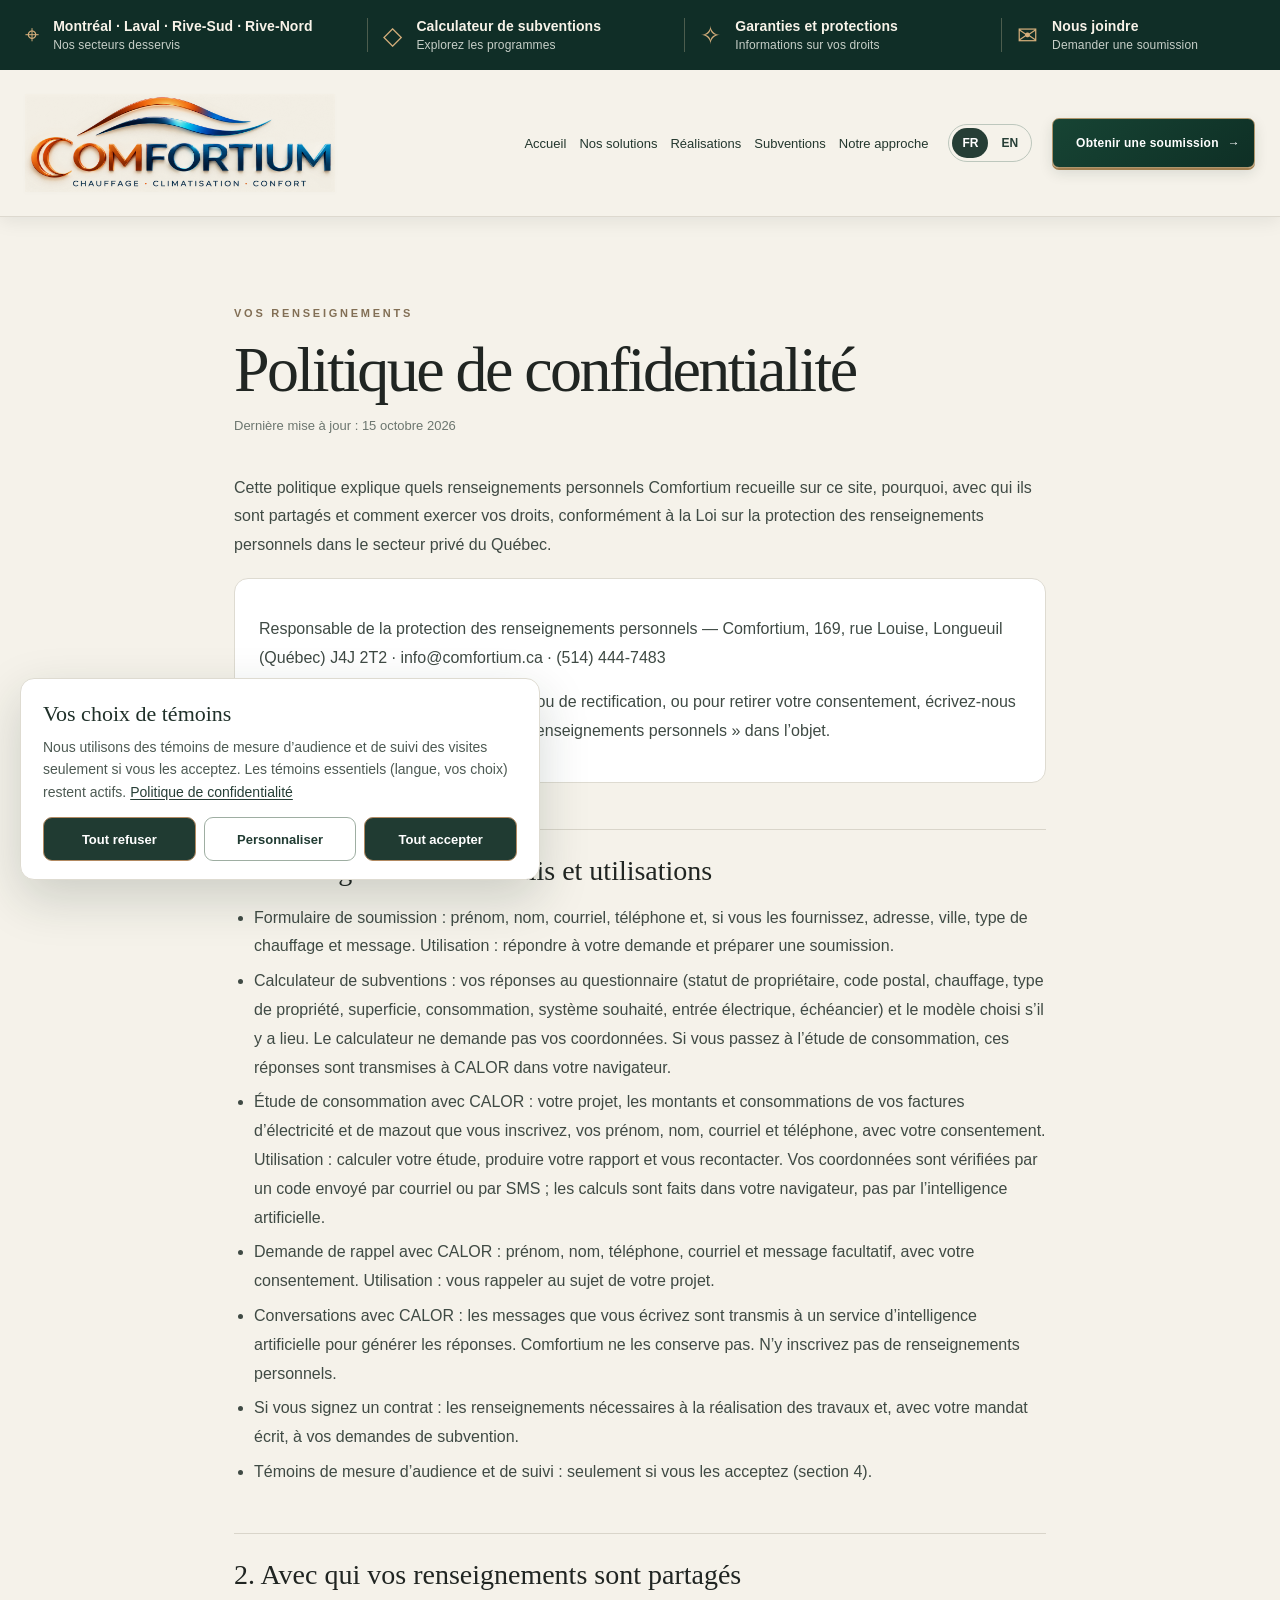
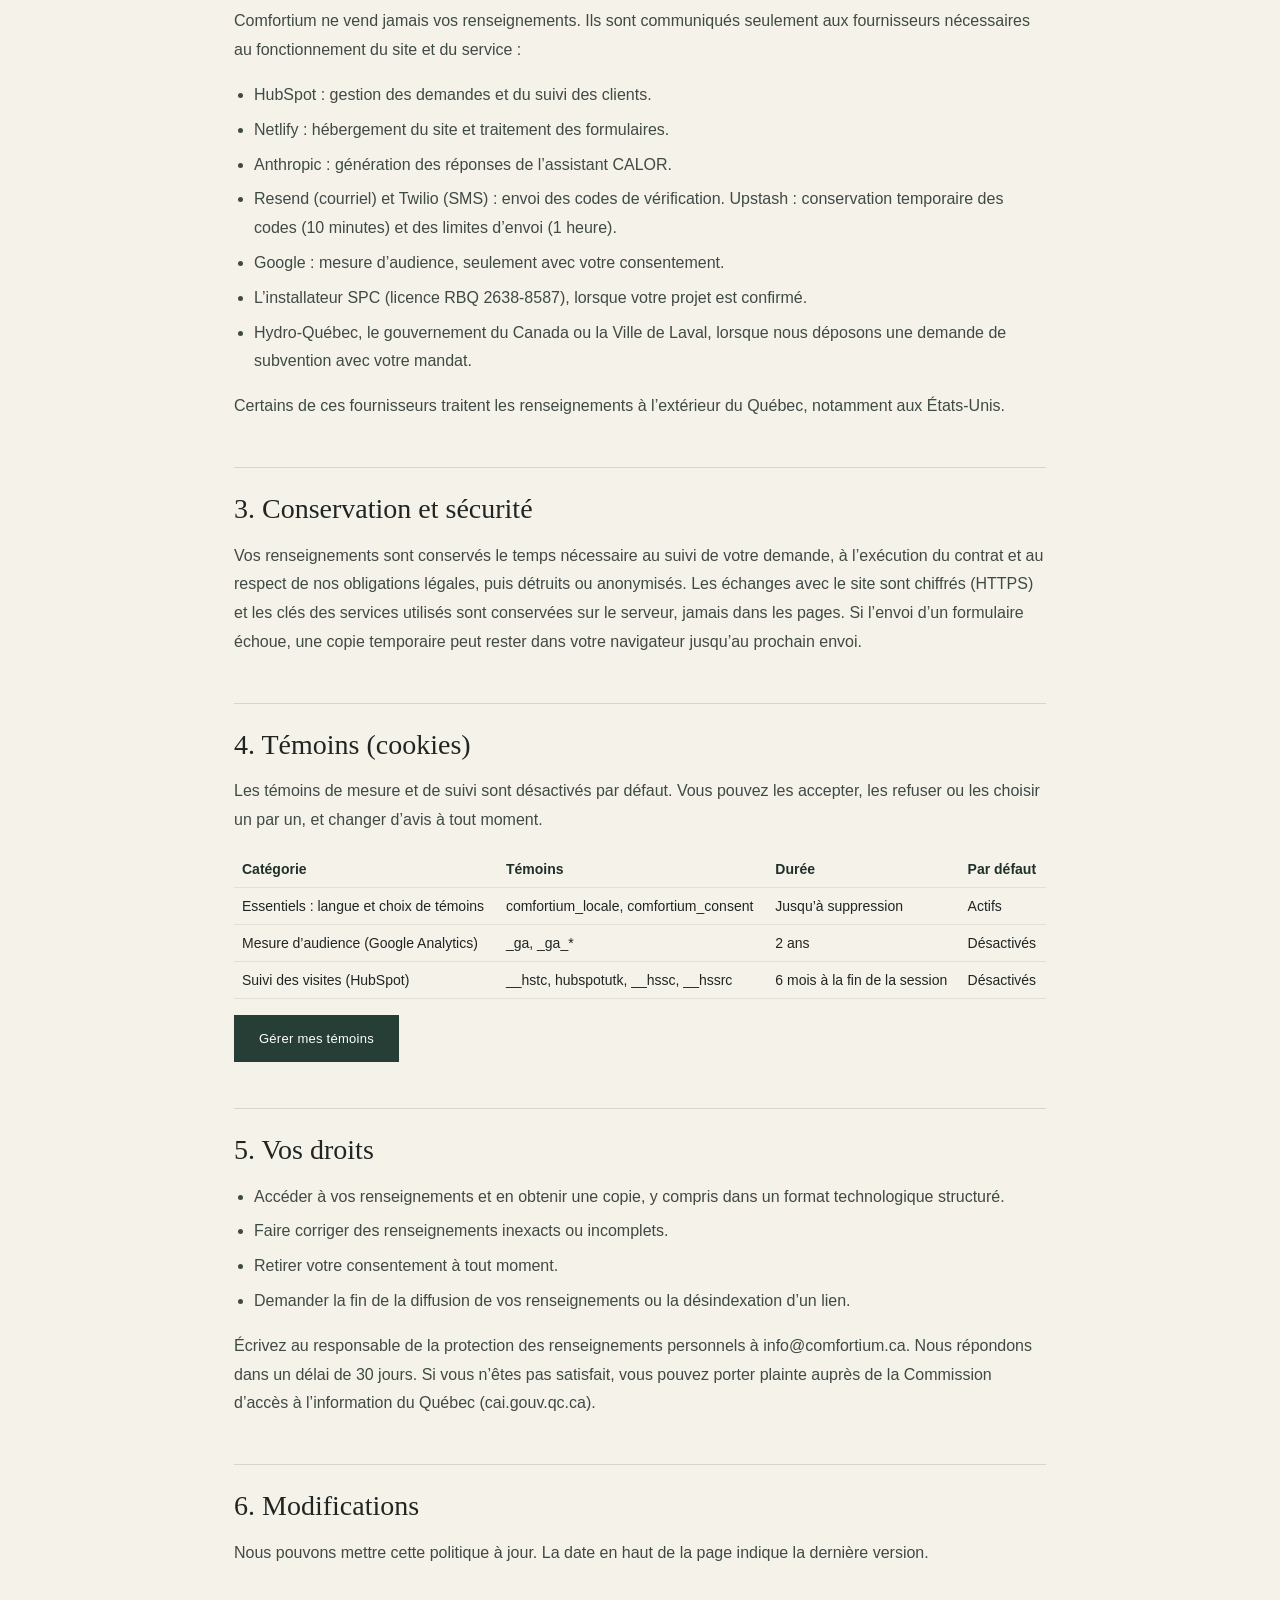
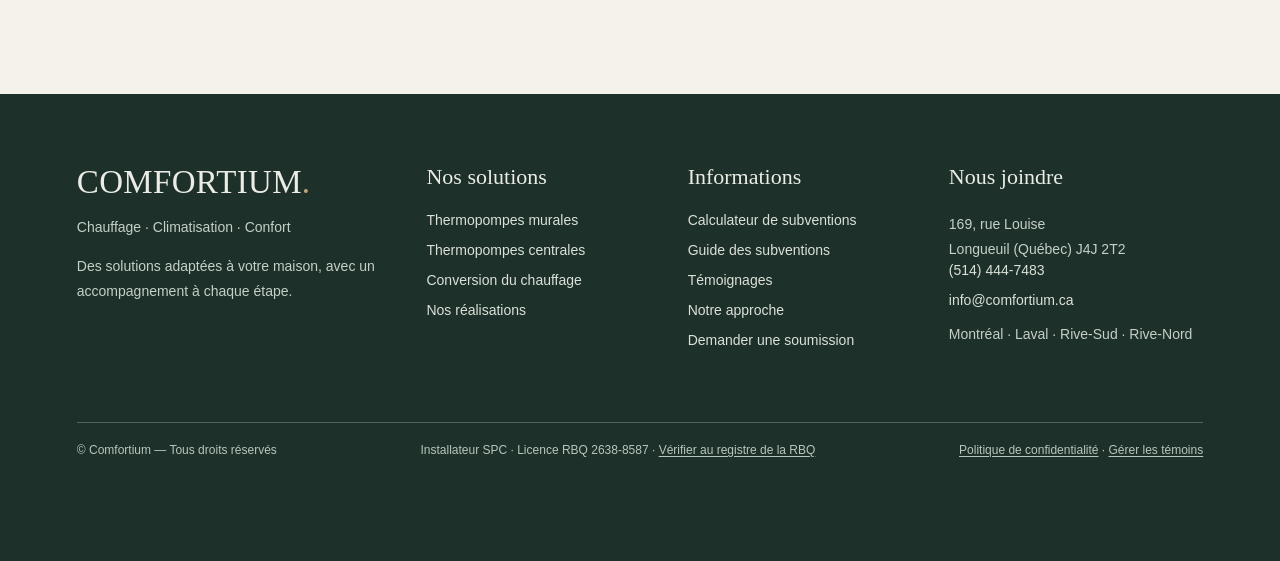
<file: politique-de-confidentialite.html>
<!DOCTYPE html>

<html lang="fr"><head><meta charset="utf-8"/><meta content="width=device-width,initial-scale=1" name="viewport"/><title>Politique de confidentialité | Comfortium</title>
<meta name="description" content="Comment Comfortium recueille, utilise et protège vos renseignements personnels, et comment exercer vos droits."/>
<link rel="canonical" href="https://comfortium.ca/politique-de-confidentialite"/>
<meta property="og:type" content="website"/>
<meta property="og:site_name" content="Comfortium"/>
<meta property="og:locale" content="fr_CA"/>
<meta property="og:url" content="https://comfortium.ca/politique-de-confidentialite"/>
<meta property="og:title" content="Politique de confidentialité | Comfortium"/>
<meta property="og:description" content="Comment Comfortium protège vos renseignements personnels."/>
<meta property="og:image" content="https://comfortium.ca/thermopompe-hero.jpg"/>
<meta property="og:image:alt" content="Thermopompe murale installée"/>
<style>
:root{--cream:#f5f2ea;--green:#263e36;--ink:#202522;--muted:#676b63;--gold:#aa9273}*{box-sizing:border-box}html{scroll-behavior:smooth}body{margin:0;background:var(--cream);color:var(--ink);font-family:Arial,Helvetica,sans-serif}a{text-decoration:none;color:inherit}header{position:sticky;top:0;z-index:20;background:#f5f2eaf2;backdrop-filter:blur(14px);border-bottom:1px solid #ddd9cf}.nav{max-width:1280px;margin:auto;padding:21px 35px;display:flex;align-items:center;gap:35px}.brand{font-family:Georgia,serif;font-size:30px;letter-spacing:-1px;color:var(--green);margin-right:auto}.navlinks{display:flex;gap:28px;font-size:13px}.btn{display:inline-block;background:var(--green);color:white;padding:16px 25px;font-size:13px;letter-spacing:.02em}.btn.outline{background:transparent;border:1px solid #8b968e;color:var(--green)}.hero{min-height:680px;position:relative;display:flex;align-items:center;color:white;background:linear-gradient(90deg,rgba(17,35,29,.86),rgba(17,35,29,.22)),url("thermopompe-hero.jpg") center/cover}.hero-inner{max-width:1280px;margin:auto;width:100%;padding:90px 48px}.eyebrow{text-transform:uppercase;letter-spacing:.25em;font-size:11px;font-weight:bold}.hero h1{font:normal clamp(52px,7vw,104px)/1.03 Georgia,serif;letter-spacing:-.045em;max-width:820px;margin:28px 0}.hero p{font-size:18px;line-height:1.7;max-width:520px;color:#e7e9e4;margin-bottom:34px}.actions{display:flex;gap:14px;flex-wrap:wrap}.hero .btn{background:#f5f2ea;color:#263e36}.hero .btn.outline{background:transparent;border:1px solid #e6e6de;color:white}.strip{display:grid;grid-template-columns:repeat(3,1fr);gap:0;border-bottom:1px solid #ddd9cf}.strip div{text-align:center;padding:30px 15px;border-right:1px solid #ddd9cf;font-size:13px}.section{max-width:1280px;margin:auto;padding:110px 40px}.section h2{font:normal clamp(40px,5vw,67px)/1.13 Georgia,serif;letter-spacing:-.04em;margin:18px 0 32px}.section .intro{max-width:600px;color:var(--muted);line-height:1.8}.grid{display:grid;grid-template-columns:repeat(3,1fr);gap:22px;margin-top:45px}.service{background:#eae9e2;min-height:390px;display:flex;flex-direction:column;justify-content:end;padding:30px;border-top:3px solid var(--green)}.service b{font:normal 31px Georgia,serif}.service p{line-height:1.7;color:#555f58}.dark{background:var(--green);color:#f5f2ea}.dark .section{padding-top:105px;padding-bottom:105px}.dark p{color:#d8e0d8;line-height:1.8;max-width:600px}.split{display:grid;grid-template-columns:1fr 1fr;gap:75px;align-items:center}.photo{min-height:420px;background:linear-gradient(140deg,#8b9e90,#314d42);display:flex;align-items:center;justify-content:center;color:#e7ede8;font:normal 27px Georgia,serif;text-align:center;padding:30px}.steps{display:grid;grid-template-columns:repeat(3,1fr);gap:28px;margin-top:50px}.step{border-top:1px solid #9eaea2;padding-top:24px}.step strong{font:normal 28px Georgia,serif}.step p{font-size:14px}.videos{display:grid;grid-template-columns:repeat(3,1fr);gap:20px;margin-top:40px}.video{aspect-ratio:4/3;background:#d7d9d5;display:flex;align-items:center;justify-content:center;color:#516258;text-align:center;padding:22px}.video span{font-size:14px}.contact{background:#e7e5dc;text-align:center;padding:115px 25px}.contact h2{font:normal clamp(42px,5vw,70px) Georgia,serif;margin:12px auto 30px;max-width:700px}footer{background:#1e2e27;color:#ddd;padding:35px 45px;display:flex;justify-content:space-between;gap:20px;font-size:13px}.notice{position:fixed;bottom:18px;left:18px;z-index:30;background:#fff;color:#25382d;box-shadow:0 4px 25px #0002;padding:12px 16px;font-size:12px;max-width:350px}.chat{position:fixed;bottom:20px;right:20px;background:var(--green);color:white;border:0;padding:16px 19px;border-radius:100px;box-shadow:0 8px 25px #0003;cursor:pointer}.chatnote{display:none;position:fixed;bottom:83px;right:20px;background:white;padding:22px;max-width:280px;box-shadow:0 6px 35px #0002;z-index:30;font-size:14px;line-height:1.5}.chatnote.show{display:block}@media(max-width:750px){.nav{padding:17px 20px}.navlinks{display:none}.brand{font-size:26px}.hero{min-height:600px}.hero-inner{padding:70px 25px}.strip,.grid,.split,.steps,.videos{grid-template-columns:1fr}.section{padding:70px 24px}.service{min-height:220px}.strip div{padding:19px}footer{flex-direction:column}.notice{bottom:10px;left:10px;right:80px}.chat{bottom:14px;right:12px}}
@media(prefers-reduced-motion:reduce){html{scroll-behavior:auto}}

/* Animations progressives au scroll */
.reveal{opacity:0;transform:translateY(48px);transition:opacity .85s cubic-bezier(.2,.7,.2,1),transform .85s cubic-bezier(.2,.7,.2,1)}.reveal.visible{opacity:1;transform:translateY(0)}.service,.video{transition:transform .55s ease,filter .55s ease}.service:hover,.video:hover{transform:translateY(-8px)}.hero{background-attachment:fixed}.scroll-progress{position:fixed;top:0;left:0;height:3px;background:#aa9273;z-index:100;width:0}.scroll-cue{position:absolute;bottom:24px;left:50%;transform:translateX(-50%);color:#fff;font-size:11px;letter-spacing:.22em;animation:cue 1.6s infinite alternate}@keyframes cue{to{transform:translate(-50%,9px);opacity:.4}}.photo{position:sticky;top:110px}.video{min-height:270px}@media(max-width:750px){.hero{background-attachment:scroll}.photo{position:relative;top:auto}.video{min-height:320px}}@media(prefers-reduced-motion:reduce){.reveal{opacity:1;transform:none;transition:none}.scroll-cue{animation:none}}
</style><style>
/* Cartes produits V4 : images et textes séparés, sans superposition */
.solution-grid{align-items:stretch;gap:22px}.solution-card{display:block;min-height:0;padding:0!important;border-top:0!important;background:#fdfcf8!important;overflow:hidden;position:relative;box-shadow:0 10px 28px rgba(27,43,34,.065)}.solution-image{height:270px;overflow:hidden;background:#e0e0d9}.solution-image img{display:block;width:100%;height:100%;object-fit:cover;object-position:center;transition:transform .65s ease}.solution-card:hover .solution-image img{transform:scale(1.045)}.solution-content{min-height:185px;padding:25px 28px 30px;position:relative}.solution-content h3{font:normal clamp(25px,2.3vw,33px)/1.14 Georgia,serif;letter-spacing:-.025em;margin:0 0 13px;color:#263e36}.solution-content p{font-size:15px;line-height:1.65;color:#555f58;margin:0;padding-right:12px}.solution-arrow{position:absolute;right:23px;bottom:19px;color:#263e36;font-size:22px}@media(max-width:750px){.solution-image{height:245px}.solution-content{min-height:160px;padding:23px 24px 35px}}
</style><style>
.trust-metrics{display:grid;grid-template-columns:repeat(3,1fr);border-bottom:1px solid #d9d7cd;background:#f5f2ea}.metric{padding:40px 25px;text-align:center;border-right:1px solid #d9d7cd;display:flex;flex-direction:column;align-items:center;gap:12px}.metric strong{font:normal clamp(34px,4vw,62px) Georgia,serif;color:#263e36;line-height:1}.metric span{font-size:12px;letter-spacing:.04em;color:#555f58;max-width:260px}.gallery-heading{display:flex;align-items:end;justify-content:space-between;gap:20px}.gallery-controls{display:flex;gap:12px;padding-bottom:28px}.gallery-controls button{width:49px;height:49px;border:1px solid #263e36;background:transparent;color:#263e36;border-radius:50%;font-size:23px;cursor:pointer}.gallery-controls button:hover{background:#263e36;color:white}.gallery-track{display:flex;gap:19px;overflow-x:auto;scroll-snap-type:x mandatory;scroll-behavior:smooth;padding-bottom:16px;scrollbar-color:#8e9d90 transparent}.gallery-item{flex:0 0 min(32%,380px);margin:0;scroll-snap-align:start;background:#e6e5de;overflow:hidden}.gallery-item img{display:block;width:100%;height:360px;object-fit:cover;transition:transform .5s}.gallery-item:hover img{transform:scale(1.04)}.gallery-item figcaption{padding:15px 18px;font-size:12px;color:#45554b}.gallery-note{font-size:13px;color:#626b62;margin-top:16px}.reviews-band{background:#e8e5dc}.reviews-band h2{font:normal clamp(40px,5vw,65px) Georgia,serif}.reviews-band p{max-width:620px;line-height:1.7}.review-placeholder{padding:38px;border:1px solid #c6c9c0;margin-top:32px;color:#5e675f;font-size:14px}@media(max-width:750px){.trust-metrics{grid-template-columns:1fr}.metric{padding:22px;border-bottom:1px solid #ddd}.metric strong{font-size:38px}.gallery-heading{align-items:center}.gallery-item{flex-basis:80%}.gallery-item img{height:290px}.gallery-controls button{width:42px;height:42px}}
</style><style>.gallery-item{background:#f0eee8;flex-basis:min(37%,440px)}.gallery-image-button{display:block;position:relative;border:0;padding:0;width:100%;cursor:zoom-in;background:#e5e5de;overflow:hidden}.gallery-image-button img{height:340px;width:100%;object-fit:cover;object-position:center}.gallery-item figcaption{padding:19px 20px;display:flex;flex-direction:column;gap:6px}.gallery-item figcaption strong{font:normal 24px Georgia,serif;color:#263e36}.gallery-item figcaption small{font-size:12px;color:#667067}.zoom-label{position:absolute;bottom:15px;right:15px;background:#f5f2ea;color:#263e36;padding:9px 12px;font-size:12px}.lightbox{border:0;background:#f5f2ea;max-width:min(900px,92vw);max-height:92vh;padding:20px;box-shadow:0 20px 80px #0006}.lightbox::backdrop{background:#111b17db}.lightbox img{display:block;max-width:100%;max-height:75vh;object-fit:contain;margin:auto}.lightbox p{font-size:13px;color:#526158}.lightbox-close{position:absolute;right:15px;top:10px;border:0;background:#263e36;color:white;font-size:26px;cursor:pointer;width:42px;height:42px}@media(max-width:750px){.gallery-item{flex-basis:83%}.gallery-image-button img{height:280px}}@media(prefers-reduced-motion:reduce){.gallery-track{scroll-behavior:auto}}</style><style>
/* V7: galerie photo épurée sans légendes individuelles */
.gallery-section{padding-top:96px;padding-bottom:100px}
.gallery-heading{align-items:end;margin-bottom:30px}
.gallery-heading h2{margin:0;font-size:clamp(46px,5.5vw,76px);letter-spacing:-.045em}
.gallery-item{background:transparent;overflow:hidden}
.gallery-image-button{border-radius:2px;overflow:hidden}
.gallery-image-button img{height:clamp(290px,30vw,460px);object-fit:cover;transition:transform .7s cubic-bezier(.2,.8,.2,1)}
.gallery-image-button:hover img{transform:scale(1.045)}
.gallery-track{scroll-snap-type:x mandatory}
.gallery-item{scroll-snap-align:start}
@media(max-width:750px){.gallery-section{padding-top:65px;padding-bottom:70px}.gallery-heading h2{font-size:44px}.gallery-image-button img{height:330px}}
</style><style>
/* V8 : seule l'en-tête est remplacée, le reste de V7 est inchangé */
.premium-header{position:sticky;top:0;z-index:40;background:#f5f2ea;box-shadow:0 3px 14px rgba(14,31,26,.08)}
.utility-bar{background:#102e27;color:#f5f0e6}
.utility-inner{max-width:1600px;margin:auto;min-height:37px;padding:7px 28px;display:flex;align-items:center;justify-content:space-between;gap:16px;font-size:12px;letter-spacing:.01em}
.utility-inner a{color:inherit;text-decoration:none}.utility-inner a:hover{text-decoration:underline}
.premium-nav{max-width:1600px;min-height:116px;padding:12px 28px;gap:28px}
.premium-brand{display:flex;align-items:center;margin-right:auto;flex:0 1 370px;min-width:210px}
.premium-brand img{display:block;width:100%;height:auto;max-height:110px;object-fit:contain;object-position:left center;mix-blend-mode:multiply;filter:drop-shadow(0 1px 2px rgba(0,0,0,.09))}
.premium-nav .navlinks{display:flex;align-items:center;gap:clamp(13px,2vw,30px);white-space:nowrap}
.premium-nav .navlinks a{font-size:14px;color:#23372e;transition:color .2s}.premium-nav .navlinks a:hover{color:#9a7549}
.premium-cta{background:linear-gradient(140deg,#174434,#0e2f25);border:1px solid #af956b;box-shadow:0 5px 14px #142a241f,0 2px 0 #ae8755;padding:19px 22px;white-space:nowrap;border-radius:5px;font-weight:600;transition:transform .2s,box-shadow .2s}
.premium-cta:hover{transform:translateY(-2px);box-shadow:0 9px 18px #142a242a,0 2px 0 #ae8755}
.premium-cta span{padding-left:9px}
@media(max-width:1100px){.utility-inner span:nth-child(2),.utility-inner a:nth-child(4){display:none}.premium-brand{flex-basis:270px}.premium-nav{gap:14px}.premium-nav .navlinks{gap:14px}}
@media(max-width:750px){.utility-inner{min-height:30px;padding:6px 13px;font-size:10px}.utility-inner span:nth-child(3){display:none}.premium-nav{min-height:75px;padding:8px 12px;gap:8px}.premium-brand{min-width:0;flex:1 1 190px}.premium-brand img{max-height:66px}.premium-nav .navlinks{display:none}.premium-cta{font-size:11px;padding:12px 10px;white-space:normal;max-width:145px;text-align:center}}
</style><style>
/* V9: header-only layout override; other sections unchanged */
.premium-header{position:sticky;top:0;z-index:40;background:#f5f2ea;box-shadow:0 4px 18px rgba(14,31,26,.08)}
.utility-bar{background:#102e27;color:#f8f3e9}
.utility-inner{max-width:1760px;margin:auto;min-height:70px;padding:11px 42px;display:grid;grid-template-columns:1.3fr 1.2fr 1.2fr 1fr;gap:22px;align-items:center;font-size:14px}
.utility-item{display:flex;gap:14px;align-items:center;min-width:0;color:inherit;text-decoration:none}
.utility-item:not(:first-child){border-left:1px solid rgba(232,215,179,.28);padding-left:24px}
.utility-item strong,.utility-item small{display:block;white-space:nowrap}
.utility-item strong{font-weight:600;font-size:14px;letter-spacing:.005em}
.utility-item small{font-size:12px;color:#c7cfc8;margin-top:4px}
.utility-symbol{font-size:25px;color:#d4ae7b;flex-shrink:0}
.premium-nav{max-width:1760px;margin:auto;min-height:146px;padding:18px 42px;display:flex;align-items:center;gap:clamp(20px,2.6vw,48px)}
.premium-brand{display:flex;align-items:center;margin-right:auto;flex:0 1 430px;min-width:260px}
.premium-brand img{display:block;width:100%;max-height:116px;object-fit:contain;object-position:left center;mix-blend-mode:multiply;filter:drop-shadow(0 1px 2px rgba(0,0,0,.06))}
.premium-nav .navlinks{display:flex;align-items:center;gap:clamp(14px,1.55vw,30px);white-space:nowrap}
.premium-nav .navlinks a{font-size:15px;color:#23372e;transition:color .2s}
.premium-nav .navlinks a:hover{color:#9a7549}
.premium-cta{background:linear-gradient(140deg,#174434,#0e2f25);border:1px solid #af956b;box-shadow:0 5px 14px #142a241f,0 2px 0 #ae8755;padding:20px 24px;white-space:nowrap;border-radius:7px;font-weight:600;transition:transform .2s,box-shadow .2s}
.premium-cta:hover{transform:translateY(-2px);box-shadow:0 9px 18px #142a242a,0 2px 0 #ae8755}
.premium-cta span{padding-left:9px}
@media(max-width:1300px){.utility-inner{padding:10px 25px;gap:12px}.utility-item:not(:first-child){padding-left:15px}.premium-nav{padding:15px 25px;gap:20px}.premium-brand{flex-basis:310px;min-width:220px}.premium-nav .navlinks{gap:13px}.premium-nav .navlinks a{font-size:13px}.premium-cta{padding:17px 14px;font-size:12px}}
@media(max-width:980px){.utility-inner{grid-template-columns:1fr 1fr;min-height:60px}.utility-guarantees{display:none}.utility-contact{display:none}.utility-item:nth-child(2){border-left:1px solid rgba(232,215,179,.28)}.premium-nav{min-height:104px}.premium-brand{flex:1 1 270px}.premium-nav .navlinks{display:none}.premium-brand img{max-height:92px}}
@media(max-width:580px){.utility-inner{min-height:52px;padding:9px 13px;gap:8px}.utility-item{gap:6px}.utility-item:not(:first-child){padding-left:9px}.utility-symbol{font-size:18px}.utility-item strong{font-size:10px}.utility-item small{font-size:9px}.premium-nav{min-height:82px;padding:8px 12px;gap:8px}.premium-brand{min-width:0;flex:1 1 180px}.premium-brand img{max-height:75px}.premium-cta{font-size:11px;padding:12px 10px;white-space:normal;max-width:148px;text-align:center}}
</style><style>
.reviews-band{background:#eae8df;color:#243b32}.reviews-band .section{max-width:1280px}.reviews-intro{max-width:770px;line-height:1.7;color:#5a655e}.reviews-grid{display:grid;grid-template-columns:repeat(3,minmax(0,1fr));gap:20px;margin-top:38px}.review-card{padding:32px;background:#f7f5ee;border:1px solid #d6d5cb;display:flex;flex-direction:column;min-height:310px}.review-stars{color:#aa8860;letter-spacing:3px}.review-card blockquote{font:normal 19px/1.6 Georgia,serif;margin:23px 0;flex:1}.review-by{font-weight:700;font-size:14px}.review-by span{color:#637068;font-weight:400}.reviews-disclaimer{font-size:12px;color:#667168;margin-top:22px}.footer-premium{background:#1d3029;color:#eaece5;display:block;padding:70px 6% 20px}.footer-grid{max-width:1300px;margin:auto;display:grid;grid-template-columns:1.4fr 1fr 1fr 1.15fr;gap:40px}.footer-grid h3{font:normal 22px Georgia,serif;margin:0 0 22px}.footer-grid a{display:block;margin:0 0 14px;color:#dbe1d9;text-decoration:none;font-size:14px}.footer-grid a:hover{text-decoration:underline}.footer-grid p,.footer-grid address{font-style:normal;color:#c5d0c7;font-size:14px;line-height:1.8}.footer-brand{font:normal 33px Georgia,serif;letter-spacing:.01em}.footer-brand span{color:#c0a17a}.footer-bottom{max-width:1300px;margin:60px auto 0;padding-top:20px;border-top:1px solid #52655b;display:flex;justify-content:space-between;gap:15px;color:#b9c6bb;font-size:12px}@media(max-width:900px){.reviews-grid{grid-template-columns:1fr}.footer-grid{grid-template-columns:repeat(2,minmax(0,1fr))}}@media(max-width:560px){.footer-grid{grid-template-columns:1fr}.footer-bottom{flex-direction:column}.footer-premium{padding:55px 24px 22px}}
</style><style>#formulaire-integre{max-width:850px}#comfortium-chat-original{color-scheme:normal}@media(max-width:700px){#comfortium-chat-original{width:100vw;height:105px;bottom:0;transition:height .2s}body:has(#comfortium-chat-original){} }</style><style>
/* Comfortium V15 shared design tokens: visual-only overrides */
:root{--cv-forest:#203b32;--cv-ivory:#f5f2ea;--cv-orange:#dc762b;--cv-blue:#176f9c;--cv-ink:#263b32}
html{scroll-padding-top:110px}body{overflow-x:hidden}
#lead-form,.lead-form-card{box-sizing:border-box!important;width:100%!important;max-width:100%!important;margin:0 auto!important;background:#fff!important;color:var(--cv-ink)!important;border:1px solid #dedbd1!important;border-radius:18px!important;box-shadow:0 12px 34px rgba(22,44,35,.08)!important;padding:clamp(20px,4vw,42px)!important}
#lead-form *{box-sizing:border-box!important}
#lead-form .lf-label{color:var(--cv-forest)!important;font-weight:600!important}
#lead-form .input-field,#lead-form .textarea-field{background:#fcfbf8!important;color:#203b32!important;border:1px solid #c9d0c8!important;border-radius:9px!important;box-shadow:none!important;min-width:0!important;width:100%!important}
#lead-form .input-field:focus,#lead-form .textarea-field:focus{border-color:var(--cv-blue)!important;outline:2px solid rgba(23,111,156,.18)!important;outline-offset:1px!important}
#lead-form .lf-row{display:grid!important;grid-template-columns:repeat(2,minmax(0,1fr))!important;gap:15px!important}
#lead-form .lf-field{min-width:0!important}
#lead-form .lf-submit{background:var(--cv-forest)!important;color:#fff!important;border:1px solid #b28a62!important;border-radius:10px!important;box-shadow:none!important;min-height:50px!important}
#lead-form .lf-submit:hover{background:#305447!important}
#lead-form .privacy-note{color:#68746c!important}
@media(max-width:580px){#lead-form .lf-row{grid-template-columns:1fr!important}#lead-form,.lead-form-card{padding:20px!important}}
</style><style>
#comfortium-language-switch{display:flex;align-items:center;gap:3px;padding:3px;border:1px solid #bdc7bd;border-radius:99px;flex-shrink:0}
#comfortium-language-switch button{border:0;background:transparent;color:#263e36;font:600 12px Arial;padding:8px 10px;border-radius:99px;cursor:pointer}
#comfortium-language-switch button[aria-pressed="true"]{background:#263e36;color:#fff}
#chatCloseButton{flex:0 0 auto;width:38px;height:38px;border-radius:50%;border:1px solid #b9c8c0;background:#f5f2ea;color:#203b32;font-size:26px;line-height:1;cursor:pointer;display:grid;place-items:center;margin-left:8px;z-index:2}
#chatCloseButton:focus-visible{outline:3px solid #e38b38;outline-offset:2px}
#chatWindow{isolation:isolate}
@media(max-width:800px){.premium-nav{flex-wrap:wrap!important;gap:8px!important}#comfortium-language-switch{margin-left:auto}.premium-nav .navlinks{display:none!important}}
</style><style id="comfortium-v20-chat-fixes">
#chatBubble.chat-is-open{visibility:hidden!important;pointer-events:none!important}
#chatWindow .quick-replies{display:flex!important;flex-wrap:wrap!important;gap:8px!important;margin-top:10px!important;max-width:100%!important}
#chatWindow .qr-btn{appearance:none!important;display:inline-flex!important;align-items:center!important;white-space:normal!important;text-align:left!important;background:#fff!important;border:1px solid #d7dfd8!important;border-radius:999px!important;padding:10px 14px!important;color:#203b32!important;font:600 12px/1.35 system-ui,sans-serif!important;box-shadow:0 2px 7px rgba(0,0,0,.06)!important;max-width:100%!important}
#chatWindow .qr-btn:hover{background:#eaf2ed!important;border-color:#769788!important}
#chatWindow .chat-messages{min-height:0!important}
#chatWindow .chat-head-row{min-width:0!important}
#chatWindow .chat-head-name{overflow-wrap:anywhere!important}
@media(max-width:550px){#chatWindow{max-height:calc(100dvh - 100px)!important}#chatWindow .qr-btn{font-size:12px!important}}
</style><style>.footer-bottom{padding-bottom:84px}.licence-note a:hover{opacity:.8}</style>
<style>
/* Formulaire de soumission natif — design Comfortium */
#lead-form.qf-card{box-sizing:border-box;width:100%;max-width:826px;margin:42px auto 0;background:#fff;color:#263b32;border:1px solid #dedbd1;border-radius:18px;box-shadow:0 12px 34px rgba(22,44,35,.08);padding:34px;text-align:left;font-family:Arial,Helvetica,sans-serif}
.qf-row{display:grid;grid-template-columns:repeat(2,minmax(0,1fr));gap:15px}
.qf-field{min-width:0}
.qf-label{display:block;font-size:11px;font-weight:600;letter-spacing:.1em;text-transform:uppercase;color:#203b32;margin-bottom:6px}
.qf-input{box-sizing:border-box;display:block;width:100%;background:#fcfbf8;color:#203b32;border:1px solid #c9d0c8;border-radius:9px;padding:12px 16px;font:14px Arial,Helvetica,sans-serif;margin:0 0 16px}
.qf-input:focus{outline:2px solid rgba(38,62,54,.22);outline-offset:1px;border-color:#263e36}
textarea.qf-input{min-height:90px;resize:vertical;line-height:1.6}
select.qf-input{cursor:pointer}
.qf-error,.qf-success{display:none;border-radius:10px;padding:12px 14px;font-size:13px;line-height:1.5;margin:0 0 12px}
.qf-error{background:#fdf3f2;border:1px solid #e9b4ad;color:#9f2d20}
.qf-success{background:#f1f6f2;border:1px solid #a9c7b1;color:#1f5133;font-weight:600;text-align:center}
#lfSubmitBtn{display:block;width:100%;min-height:50px;background:#203b32;color:#fff;border:1px solid #b28a62;border-radius:10px;font:700 14px Arial,Helvetica,sans-serif;letter-spacing:.01em;cursor:pointer;margin-top:4px}
#lfSubmitBtn:hover{background:#305447}
#lfSubmitBtn:disabled{opacity:.6;cursor:not-allowed}
.qf-note{font-size:11px;line-height:1.6;color:#68746c;text-align:center;margin:12px 0 0}
@media(max-width:700px){#lead-form.qf-card{padding:20px}.qf-row{grid-template-columns:1fr;gap:0}}
/* Priorité sur d'anciennes règles #lead-form héritées */
#lead-form.qf-card{max-width:826px!important;margin:42px auto 0!important;padding:34px!important;color:#263b32!important}
#lead-form #lfSubmitBtn{background:#203b32!important;color:#fff!important;border:1px solid #b28a62!important;border-radius:10px!important;min-height:50px!important}
#lead-form #lfSubmitBtn:hover{background:#305447!important}
@media(max-width:700px){#lead-form.qf-card{padding:20px!important;margin-top:32px!important}}
</style>
<script>window.dataLayer=window.dataLayer||[];function gtag(){dataLayer.push(arguments);}
/* Loi 25 : témoins refusés par défaut, jusqu'au consentement (bannière à venir). */
gtag('consent','default',{analytics_storage:'denied',ad_storage:'denied',ad_user_data:'denied',ad_personalization:'denied'});
gtag('js',new Date());gtag('config','G-3FQPV0JGVG');</script>
<script async src="https://www.googletagmanager.com/gtag/js?id=G-3FQPV0JGVG"></script>
<script src="consent.js" defer></script>
<style>.pc{max-width:860px;margin:auto;padding:90px 24px 110px}.pc h1{font:normal clamp(42px,5vw,64px)/1.08 Georgia,serif;letter-spacing:-.04em;margin:16px 0 10px}.pc .date{color:#6c766f;font-size:13px;margin:0 0 36px}.pc h2{font:normal 28px/1.2 Georgia,serif;margin:46px 0 14px;padding-top:24px;border-top:1px solid #d9d5ca}.pc p,.pc li{line-height:1.8;color:#3f4a44}.pc ul{padding-left:20px}.pc li{margin:6px 0}.pc strong{color:#1f3029}.pc .box{background:#fff;border:1px solid #dedbd1;border-radius:14px;padding:20px 24px;margin:18px 0}.pc table{width:100%;border-collapse:collapse;font-size:14px;margin:12px 0}.pc th,.pc td{text-align:left;padding:10px 8px;border-bottom:1px solid #e3e0d6;vertical-align:top}.pc th{color:#1f3029;font-weight:700}.pc a{color:#263e36;text-decoration:underline;text-underline-offset:2px}.pc .btn{text-decoration:none;color:#fff;border:0;cursor:pointer;font:13px Arial,Helvetica,sans-serif}.pc td{overflow-wrap:anywhere}@media(max-width:640px){.pc table,.pc tbody,.pc tr,.pc td{display:block;width:auto}.pc thead{display:none}.pc tr{border-bottom:1px solid #e3e0d6;padding:10px 0}.pc td{border:0;padding:2px 0}.pc td:first-child{font-weight:700;color:#1f3029}}</style>
</head><body><div class="scroll-progress" id="scrollProgress"></div>
<header class="premium-header"><div class="utility-bar"><div class="utility-inner"><div class="utility-item"><span class="utility-symbol">⌖</span><span><strong>Montréal · Laval · Rive-Sud · Rive-Nord</strong><small><span data-i18n-en="Areas served" data-i18n-fr="Nos secteurs desservis">Nos secteurs desservis</span></small></span></div><a class="utility-item" href="calculateur-subvention.html"><span class="utility-symbol">◇</span><span><strong><span data-i18n-en="Rebate calculator" data-i18n-fr="Calculateur de subventions">Calculateur de subventions</span></strong><small><span data-i18n-en="Explore subsidy programs" data-i18n-fr="Explorez les programmes">Explorez les programmes</span></small></span></a><a class="utility-item utility-guarantees" href="index.html#subventions"><span class="utility-symbol">✧</span><span><strong><span data-i18n-en="Warranties and protections" data-i18n-fr="Garanties et protections">Garanties et protections</span></strong><small><span data-i18n-en="Information on your rights" data-i18n-fr="Informations sur vos droits">Informations sur vos droits</span></small></span></a><a class="utility-item utility-contact" href="index.html#soumission"><span class="utility-symbol">✉</span><span><strong><span data-i18n-en="Contact us" data-i18n-fr="Nous joindre">Nous joindre</span></strong><small><span data-i18n-en="Request a quote" data-i18n-fr="Demander une soumission">Demander une soumission</span></small></span></a></div></div><nav class="nav premium-nav"><a aria-label="Comfortium, accueil" class="premium-brand" href="index.html#accueil"><img alt="Comfortium — Chauffage, climatisation, confort" src="logo_comfortium_orange_bleu.png"/></a><div class="navlinks"><a href="index.html#accueil"><span data-i18n-en="Home" data-i18n-fr="Accueil">Accueil</span></a><a href="index.html#solutions"><span data-i18n-en="Our solutions" data-i18n-fr="Nos solutions">Nos solutions</span></a><a href="realisations.html"><span data-i18n-en="Projects" data-i18n-fr="Réalisations">Réalisations</span></a><a href="index.html#subventions"><span data-i18n-en="Subsidies" data-i18n-fr="Subventions">Subventions</span></a><a href="index.html#approche"><span data-i18n-en="Our approach" data-i18n-fr="Notre approche">Notre approche</span></a></div><div aria-label="Langue / Language" id="comfortium-language-switch" role="group"><button data-lang="fr" onclick="comfortiumSetLanguage('fr')" type="button">FR</button><button data-lang="en" onclick="comfortiumSetLanguage('en')" type="button">EN</button></div><a class="btn premium-cta" href="index.html#soumission"><span data-i18n-en="Get a quote" data-i18n-fr="Obtenir une soumission">Obtenir une soumission</span><span aria-hidden="true">→</span></a></nav></header>
<main id="confidentialite"><article class="pc"><div class="eyebrow" style="color:#826f55"><span data-i18n-fr="Vos renseignements" data-i18n-en="Your information">Vos renseignements</span></div><h1><span data-i18n-fr="Politique de confidentialité" data-i18n-en="Privacy policy">Politique de confidentialité</span></h1><p class="date"><span data-i18n-fr="Dernière mise à jour : 15 octobre 2026" data-i18n-en="Last updated: October 15, 2026">Dernière mise à jour : 15 octobre 2026</span></p><p data-i18n-fr="Cette politique explique quels renseignements personnels Comfortium recueille sur ce site, pourquoi, avec qui ils sont partagés et comment exercer vos droits, conformément à la Loi sur la protection des renseignements personnels dans le secteur privé du Québec." data-i18n-en="This policy explains what personal information Comfortium collects on this site, why, who it is shared with and how to exercise your rights, in accordance with Québec’s Act respecting the protection of personal information in the private sector.">Cette politique explique quels renseignements personnels Comfortium recueille sur ce site, pourquoi, avec qui ils sont partagés et comment exercer vos droits, conformément à la Loi sur la protection des renseignements personnels dans le secteur privé du Québec.</p><div class="box"><p data-i18n-fr="Responsable de la protection des renseignements personnels — Comfortium, 169, rue Louise, Longueuil (Québec) J4J 2T2 · info@comfortium.ca · (514) 444-7483" data-i18n-en="Person in charge of the protection of personal information — Comfortium, 169 rue Louise, Longueuil (Québec) J4J 2T2 · info@comfortium.ca · (514) 444-7483">Responsable de la protection des renseignements personnels — Comfortium, 169, rue Louise, Longueuil (Québec) J4J 2T2 · info@comfortium.ca · (514) 444-7483</p><p data-i18n-fr="Pour toute question, demande d’accès ou de rectification, ou pour retirer votre consentement, écrivez-nous à info@comfortium.ca en indiquant « Renseignements personnels » dans l’objet." data-i18n-en="For any question, access or correction request, or to withdraw your consent, write to info@comfortium.ca with “Personal information” in the subject line.">Pour toute question, demande d’accès ou de rectification, ou pour retirer votre consentement, écrivez-nous à info@comfortium.ca en indiquant « Renseignements personnels » dans l’objet.</p></div><h2 data-i18n-fr="1. Renseignements recueillis et utilisations" data-i18n-en="1. Information collected and uses">1. Renseignements recueillis et utilisations</h2><ul><li data-i18n-fr="Formulaire de soumission : prénom, nom, courriel, téléphone et, si vous les fournissez, adresse, ville, type de chauffage et message. Utilisation : répondre à votre demande et préparer une soumission." data-i18n-en="Quote form: first name, last name, email, phone and, if you provide them, address, city, heating type and message. Use: answering your request and preparing a quote.">Formulaire de soumission : prénom, nom, courriel, téléphone et, si vous les fournissez, adresse, ville, type de chauffage et message. Utilisation : répondre à votre demande et préparer une soumission.</li><li data-i18n-fr="Calculateur de subventions : vos réponses au questionnaire (statut de propriétaire, code postal, chauffage, type de propriété, superficie, consommation, système souhaité, entrée électrique, échéancier) et le modèle choisi s’il y a lieu. Le calculateur ne demande pas vos coordonnées. Si vous passez à l’étude de consommation, ces réponses sont transmises à CALOR dans votre navigateur." data-i18n-en="Rebate calculator: your answers to the questionnaire (ownership status, postal code, heating, property type, area, energy use, desired system, electrical service, timeline) and the chosen model, if any. The calculator does not ask for your contact details. If you move on to the energy use study, these answers are passed to CALOR in your browser.">Calculateur de subventions : vos réponses au questionnaire (statut de propriétaire, code postal, chauffage, type de propriété, superficie, consommation, système souhaité, entrée électrique, échéancier) et le modèle choisi s’il y a lieu. Le calculateur ne demande pas vos coordonnées. Si vous passez à l’étude de consommation, ces réponses sont transmises à CALOR dans votre navigateur.</li><li data-i18n-fr="Étude de consommation avec CALOR : votre projet, les montants et consommations de vos factures d’électricité et de mazout que vous inscrivez, vos prénom, nom, courriel et téléphone, avec votre consentement. Utilisation : calculer votre étude, produire votre rapport et vous recontacter. Vos coordonnées sont vérifiées par un code envoyé par courriel ou par SMS ; les calculs sont faits dans votre navigateur, pas par l’intelligence artificielle." data-i18n-en="Energy use study with CALOR: your project, the amounts and usage from your electricity and oil bills that you enter, and your first name, last name, email and phone, with your consent. Use: calculate your study, produce your report and contact you. Your contact details are verified with a code sent by email or text message; the calculations are done in your browser, not by artificial intelligence.">Étude de consommation avec CALOR : votre projet, les montants et consommations de vos factures d’électricité et de mazout que vous inscrivez, vos prénom, nom, courriel et téléphone, avec votre consentement. Utilisation : calculer votre étude, produire votre rapport et vous recontacter. Vos coordonnées sont vérifiées par un code envoyé par courriel ou par SMS ; les calculs sont faits dans votre navigateur, pas par l’intelligence artificielle.</li><li data-i18n-fr="Demande de rappel avec CALOR : prénom, nom, téléphone, courriel et message facultatif, avec votre consentement. Utilisation : vous rappeler au sujet de votre projet." data-i18n-en="Call-back request with CALOR: first name, last name, phone, email and optional message, with your consent. Use: calling you back about your project.">Demande de rappel avec CALOR : prénom, nom, téléphone, courriel et message facultatif, avec votre consentement. Utilisation : vous rappeler au sujet de votre projet.</li><li data-i18n-fr="Conversations avec CALOR : les messages que vous écrivez sont transmis à un service d’intelligence artificielle pour générer les réponses. Comfortium ne les conserve pas. N’y inscrivez pas de renseignements personnels." data-i18n-en="Conversations with CALOR: the messages you type are sent to an artificial intelligence service to generate answers. Comfortium does not keep them. Do not enter personal information.">Conversations avec CALOR : les messages que vous écrivez sont transmis à un service d’intelligence artificielle pour générer les réponses. Comfortium ne les conserve pas. N’y inscrivez pas de renseignements personnels.</li><li data-i18n-fr="Si vous signez un contrat : les renseignements nécessaires à la réalisation des travaux et, avec votre mandat écrit, à vos demandes de subvention." data-i18n-en="If you sign a contract: the information needed to carry out the work and, with your written authorization, your rebate applications.">Si vous signez un contrat : les renseignements nécessaires à la réalisation des travaux et, avec votre mandat écrit, à vos demandes de subvention.</li><li data-i18n-fr="Témoins de mesure d’audience et de suivi : seulement si vous les acceptez (section 4)." data-i18n-en="Audience measurement and tracking cookies: only if you accept them (section 4).">Témoins de mesure d’audience et de suivi : seulement si vous les acceptez (section 4).</li></ul><h2 data-i18n-fr="2. Avec qui vos renseignements sont partagés" data-i18n-en="2. Who your information is shared with">2. Avec qui vos renseignements sont partagés</h2><p data-i18n-fr="Comfortium ne vend jamais vos renseignements. Ils sont communiqués seulement aux fournisseurs nécessaires au fonctionnement du site et du service :" data-i18n-en="Comfortium never sells your information. It is shared only with the providers needed to run the site and the service:">Comfortium ne vend jamais vos renseignements. Ils sont communiqués seulement aux fournisseurs nécessaires au fonctionnement du site et du service :</p><ul><li data-i18n-fr="HubSpot : gestion des demandes et du suivi des clients." data-i18n-en="HubSpot: request and customer follow-up management.">HubSpot : gestion des demandes et du suivi des clients.</li><li data-i18n-fr="Netlify : hébergement du site et traitement des formulaires." data-i18n-en="Netlify: website hosting and form processing.">Netlify : hébergement du site et traitement des formulaires.</li><li data-i18n-fr="Anthropic : génération des réponses de l’assistant CALOR." data-i18n-en="Anthropic: generating the CALOR assistant’s answers.">Anthropic : génération des réponses de l’assistant CALOR.</li><li data-i18n-fr="Resend (courriel) et Twilio (SMS) : envoi des codes de vérification. Upstash : conservation temporaire des codes (10 minutes) et des limites d’envoi (1 heure)." data-i18n-en="Resend (email) and Twilio (SMS): sending verification codes. Upstash: temporary storage of codes (10 minutes) and sending limits (1 hour).">Resend (courriel) et Twilio (SMS) : envoi des codes de vérification. Upstash : conservation temporaire des codes (10 minutes) et des limites d’envoi (1 heure).</li><li data-i18n-fr="Google : mesure d’audience, seulement avec votre consentement." data-i18n-en="Google: audience measurement, only with your consent.">Google : mesure d’audience, seulement avec votre consentement.</li><li data-i18n-fr="L’installateur SPC (licence RBQ 2638-8587), lorsque votre projet est confirmé." data-i18n-en="Installer SPC (RBQ licence 2638-8587), once your project is confirmed.">L’installateur SPC (licence RBQ 2638-8587), lorsque votre projet est confirmé.</li><li data-i18n-fr="Hydro-Québec, le gouvernement du Canada ou la Ville de Laval, lorsque nous déposons une demande de subvention avec votre mandat." data-i18n-en="Hydro-Québec, the Government of Canada or the City of Laval, when we file a rebate application with your authorization.">Hydro-Québec, le gouvernement du Canada ou la Ville de Laval, lorsque nous déposons une demande de subvention avec votre mandat.</li></ul><p data-i18n-fr="Certains de ces fournisseurs traitent les renseignements à l’extérieur du Québec, notamment aux États-Unis." data-i18n-en="Some of these providers process information outside Québec, including in the United States.">Certains de ces fournisseurs traitent les renseignements à l’extérieur du Québec, notamment aux États-Unis.</p><h2 data-i18n-fr="3. Conservation et sécurité" data-i18n-en="3. Retention and security">3. Conservation et sécurité</h2><p data-i18n-fr="Vos renseignements sont conservés le temps nécessaire au suivi de votre demande, à l’exécution du contrat et au respect de nos obligations légales, puis détruits ou anonymisés. Les échanges avec le site sont chiffrés (HTTPS) et les clés des services utilisés sont conservées sur le serveur, jamais dans les pages. Si l’envoi d’un formulaire échoue, une copie temporaire peut rester dans votre navigateur jusqu’au prochain envoi." data-i18n-en="Your information is kept as long as needed to follow up on your request, carry out the contract and meet our legal obligations, then destroyed or anonymized. Exchanges with the site are encrypted (HTTPS) and service keys are kept on the server, never in the pages. If a form submission fails, a temporary copy may remain in your browser until the next submission.">Vos renseignements sont conservés le temps nécessaire au suivi de votre demande, à l’exécution du contrat et au respect de nos obligations légales, puis détruits ou anonymisés. Les échanges avec le site sont chiffrés (HTTPS) et les clés des services utilisés sont conservées sur le serveur, jamais dans les pages. Si l’envoi d’un formulaire échoue, une copie temporaire peut rester dans votre navigateur jusqu’au prochain envoi.</p><h2 data-i18n-fr="4. Témoins (cookies)" data-i18n-en="4. Cookies">4. Témoins (cookies)</h2><p data-i18n-fr="Les témoins de mesure et de suivi sont désactivés par défaut. Vous pouvez les accepter, les refuser ou les choisir un par un, et changer d’avis à tout moment." data-i18n-en="Measurement and tracking cookies are off by default. You can accept them, refuse them or choose them one by one, and change your mind at any time.">Les témoins de mesure et de suivi sont désactivés par défaut. Vous pouvez les accepter, les refuser ou les choisir un par un, et changer d’avis à tout moment.</p><table><thead><tr><th><span data-i18n-fr="Catégorie" data-i18n-en="Category">Catégorie</span></th><th><span data-i18n-fr="Témoins" data-i18n-en="Cookies">Témoins</span></th><th><span data-i18n-fr="Durée" data-i18n-en="Duration">Durée</span></th><th><span data-i18n-fr="Par défaut" data-i18n-en="Default">Par défaut</span></th></tr></thead><tbody><tr><td><span data-i18n-fr="Essentiels : langue et choix de témoins" data-i18n-en="Essential: language and cookie choices">Essentiels : langue et choix de témoins</span></td><td>comfortium_locale, comfortium_consent</td><td><span data-i18n-fr="Jusqu’à suppression" data-i18n-en="Until deleted">Jusqu’à suppression</span></td><td><span data-i18n-fr="Actifs" data-i18n-en="On">Actifs</span></td></tr><tr><td><span data-i18n-fr="Mesure d’audience (Google Analytics)" data-i18n-en="Audience measurement (Google Analytics)">Mesure d’audience (Google Analytics)</span></td><td>_ga, _ga_*</td><td><span data-i18n-fr="2 ans" data-i18n-en="2 years">2 ans</span></td><td><span data-i18n-fr="Désactivés" data-i18n-en="Off">Désactivés</span></td></tr><tr><td><span data-i18n-fr="Suivi des visites (HubSpot)" data-i18n-en="Visit tracking (HubSpot)">Suivi des visites (HubSpot)</span></td><td>__hstc, hubspotutk, __hssc, __hssrc</td><td><span data-i18n-fr="6 mois à la fin de la session" data-i18n-en="6 months to end of session">6 mois à la fin de la session</span></td><td><span data-i18n-fr="Désactivés" data-i18n-en="Off">Désactivés</span></td></tr></tbody></table><p><button type="button" class="btn" onclick="if(window.comfortiumConsent){comfortiumConsent.open();}"><span data-i18n-fr="Gérer mes témoins" data-i18n-en="Manage my cookies">Gérer mes témoins</span></button></p><h2 data-i18n-fr="5. Vos droits" data-i18n-en="5. Your rights">5. Vos droits</h2><ul><li data-i18n-fr="Accéder à vos renseignements et en obtenir une copie, y compris dans un format technologique structuré." data-i18n-en="Access your information and get a copy, including in a structured technological format.">Accéder à vos renseignements et en obtenir une copie, y compris dans un format technologique structuré.</li><li data-i18n-fr="Faire corriger des renseignements inexacts ou incomplets." data-i18n-en="Have inaccurate or incomplete information corrected.">Faire corriger des renseignements inexacts ou incomplets.</li><li data-i18n-fr="Retirer votre consentement à tout moment." data-i18n-en="Withdraw your consent at any time.">Retirer votre consentement à tout moment.</li><li data-i18n-fr="Demander la fin de la diffusion de vos renseignements ou la désindexation d’un lien." data-i18n-en="Ask that your information no longer be disseminated or that a link be de-indexed.">Demander la fin de la diffusion de vos renseignements ou la désindexation d’un lien.</li></ul><p data-i18n-fr="Écrivez au responsable de la protection des renseignements personnels à info@comfortium.ca. Nous répondons dans un délai de 30 jours. Si vous n’êtes pas satisfait, vous pouvez porter plainte auprès de la Commission d’accès à l’information du Québec (cai.gouv.qc.ca)." data-i18n-en="Write to the person in charge of the protection of personal information at info@comfortium.ca. We reply within 30 days. If you are not satisfied, you can file a complaint with the Commission d’accès à l’information du Québec (cai.gouv.qc.ca).">Écrivez au responsable de la protection des renseignements personnels à info@comfortium.ca. Nous répondons dans un délai de 30 jours. Si vous n’êtes pas satisfait, vous pouvez porter plainte auprès de la Commission d’accès à l’information du Québec (cai.gouv.qc.ca).</p><h2 data-i18n-fr="6. Modifications" data-i18n-en="6. Changes">6. Modifications</h2><p data-i18n-fr="Nous pouvons mettre cette politique à jour. La date en haut de la page indique la dernière version." data-i18n-en="We may update this policy. The date at the top of the page shows the latest version.">Nous pouvons mettre cette politique à jour. La date en haut de la page indique la dernière version.</p></article></main><footer class="footer-premium"><div class="footer-grid"><div class="footer-about"><div class="footer-brand">COMFORTIUM<span>.</span></div><p><span data-i18n-en="Heating · Cooling · Comfort" data-i18n-fr="Chauffage · Climatisation · Confort">Chauffage · Climatisation · Confort</span></p><p><span data-i18n-en="Solutions tailored to your home, with support at every step." data-i18n-fr="Des solutions adaptées à votre maison, avec un accompagnement à chaque étape.">Des solutions adaptées à votre maison, avec un accompagnement à chaque étape.</span></p></div><div><h3><span data-i18n-en="Our solutions" data-i18n-fr="Nos solutions">Nos solutions</span></h3><a href="thermopompe-murale.html"><span data-i18n-en="Wall-mounted heat pumps" data-i18n-fr="Thermopompes murales">Thermopompes murales</span></a><a href="thermopompe-centrale.html"><span data-i18n-en="Central heat pumps" data-i18n-fr="Thermopompes centrales">Thermopompes centrales</span></a><a href="elimination-mazout.html"><span data-i18n-en="Heating system conversion" data-i18n-fr="Conversion du chauffage">Conversion du chauffage</span></a><a href="realisations.html"><span data-i18n-en="Our work" data-i18n-fr="Nos réalisations">Nos réalisations</span></a></div><div><h3><span data-i18n-en="Information" data-i18n-fr="Informations">Informations</span></h3><a href="calculateur-subvention.html"><span data-i18n-en="Rebate calculator" data-i18n-fr="Calculateur de subventions">Calculateur de subventions</span></a><a href="guide-subventions-thermopompe.html"><span data-i18n-en="Rebate guide" data-i18n-fr="Guide des subventions">Guide des subventions</span></a><a href="index.html#temoignages"><span data-i18n-en="Testimonials" data-i18n-fr="Témoignages">Témoignages</span></a><a href="index.html#approche"><span data-i18n-en="Our approach" data-i18n-fr="Notre approche">Notre approche</span></a><a href="index.html#soumission"><span data-i18n-en="Request a quote" data-i18n-fr="Demander une soumission">Demander une soumission</span></a></div><div><h3><span data-i18n-en="Contact us" data-i18n-fr="Nous joindre">Nous joindre</span></h3><address>169, rue Louise<br/>Longueuil (Québec) J4J 2T2</address><a href="tel:+15144447483">(514) 444-7483</a><a href="mailto:info@comfortium.ca">info@comfortium.ca</a><p>Montréal · Laval · Rive-Sud · Rive-Nord</p></div></div><div class="footer-bottom"><span>© Comfortium — Tous droits réservés</span><span class="licence-note"><span data-i18n-fr="Installateur SPC · Licence RBQ 2638-8587" data-i18n-en="Installer SPC · RBQ licence 2638-8587">Installateur SPC · Licence RBQ 2638-8587</span> · <a href="https://www.rbq.gouv.qc.ca/vous-etes/citoyen/verifier-la-licence-dun-entrepreneur" target="_blank" rel="noopener" style="color:inherit;text-decoration:underline;text-underline-offset:2px"><span data-i18n-fr="Vérifier au registre de la RBQ" data-i18n-en="Verify on the RBQ register">Vérifier au registre de la RBQ</span></a></span><span class="legal-links"><a href="politique-de-confidentialite.html" style="color:inherit;text-decoration:underline;text-underline-offset:2px"><span data-i18n-fr="Politique de confidentialité" data-i18n-en="Privacy policy">Politique de confidentialité</span></a> · <a href="#" onclick="if(window.comfortiumConsent){comfortiumConsent.open();}return false;" style="color:inherit;text-decoration:underline;text-underline-offset:2px"><span data-i18n-fr="Gérer les témoins" data-i18n-en="Manage cookies">Gérer les témoins</span></a></span></div></footer>
<script>
const targets=document.querySelectorAll('.section h2,.section .intro,.service,.video,.step,.split>div,.contact h2');targets.forEach(el=>el.classList.add('reveal'));
if('IntersectionObserver' in window){const io=new IntersectionObserver(entries=>entries.forEach(e=>{if(e.isIntersecting){e.target.classList.add('visible');io.unobserve(e.target)}}),{threshold:.13});targets.forEach(el=>io.observe(el))}else{targets.forEach(el=>el.classList.add('visible'))}
let scheduled=false;window.addEventListener('scroll',()=>{if(scheduled)return;scheduled=true;requestAnimationFrame(()=>{const max=document.documentElement.scrollHeight-innerHeight;document.getElementById('scrollProgress').style.width=(max>0?scrollY/max*100:0)+'%';scheduled=false})},{passive:true});
</script><script>
function comfortiumSetLanguage(next){
  if(next!=='fr'&&next!=='en')return;
  document.documentElement.lang=next;try{localStorage.setItem('comfortium_locale',next)}catch(e){}
  document.querySelectorAll('[data-i18n-fr]').forEach(function(el){el.textContent=el.getAttribute('data-i18n-'+next);});
  document.querySelectorAll('#comfortium-language-switch button').forEach(function(b){b.setAttribute('aria-pressed',String(b.dataset.lang===next));});
  document.title=next==='en'?'Privacy policy | Comfortium':'Politique de confidentialité | Comfortium';
}
comfortiumSetLanguage((function(){try{return localStorage.getItem('comfortium_locale')==='en'?'en':'fr'}catch(e){return 'fr'}})());
</script></body></html>
</file>
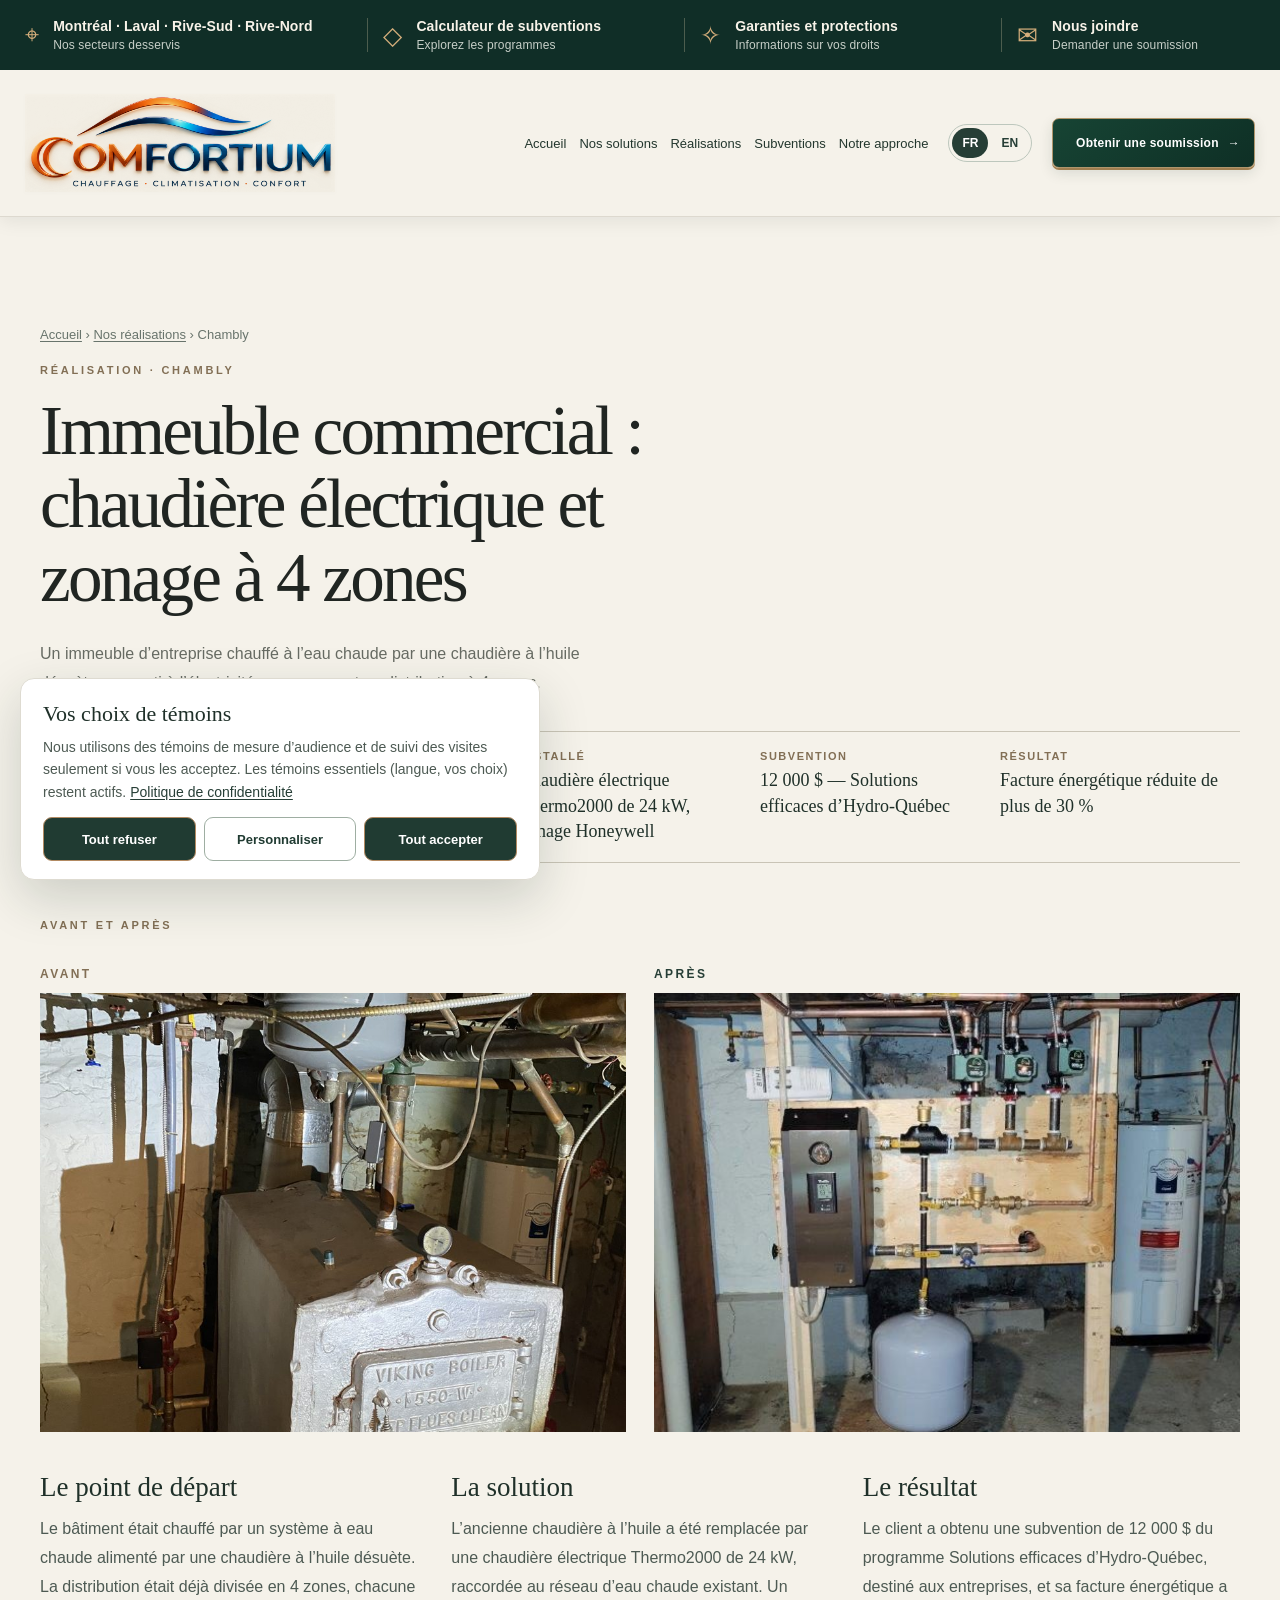
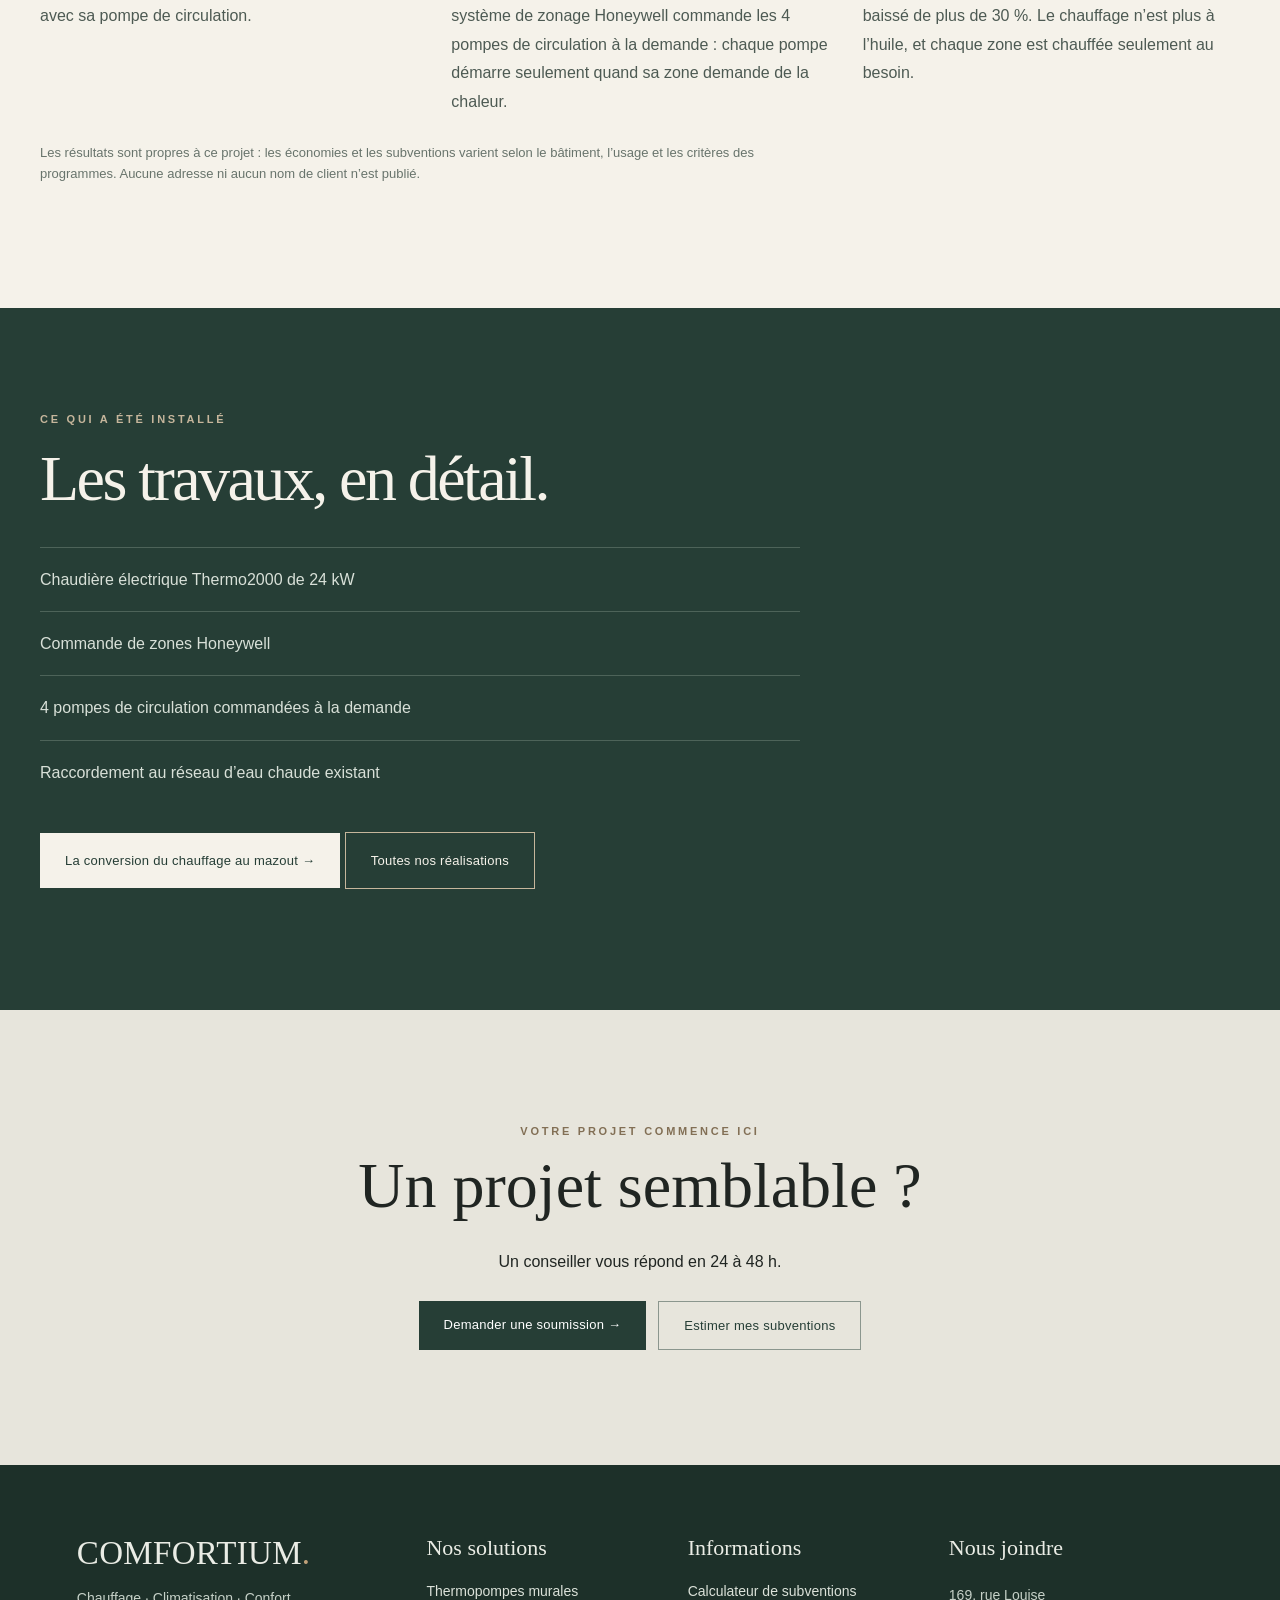
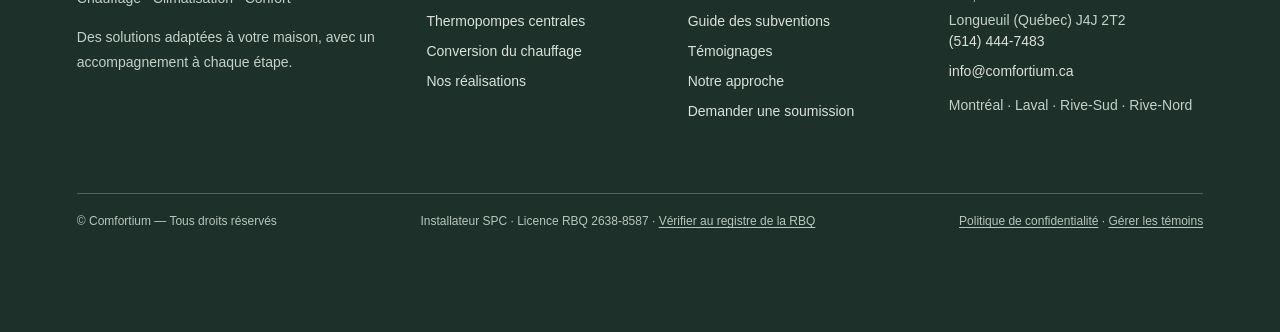
<file: projet-chambly-chaudiere-electrique-zonage.html>
<!DOCTYPE html>

<html lang="fr"><head><meta charset="utf-8"/><meta content="width=device-width,initial-scale=1" name="viewport"/><title>Immeuble commercial : chaudière électrique et zonage à 4 zones — Chambly | Comfortium</title>
<meta name="description" content="Immeuble d’entreprise chauffé à l’eau chaude par une chaudière à l’huile désuète, converti à l’électricité avec une Thermo2000 de 24 kW et un zonage Honeywell. Subvention de 12 000 $ du programme Solutions efficaces d’Hydro-Québec et facture énergétique réduite de plus de 30 %."/>
<link rel="canonical" href="https://comfortium.ca/projet-chambly-chaudiere-electrique-zonage"/>
<meta property="og:type" content="website"/>
<meta property="og:site_name" content="Comfortium"/>
<meta property="og:locale" content="fr_CA"/>
<meta property="og:url" content="https://comfortium.ca/projet-chambly-chaudiere-electrique-zonage"/>
<meta property="og:title" content="Immeuble commercial : chaudière électrique et zonage à 4 zones — Chambly | Comfortium"/>
<meta property="og:description" content="Immeuble d’entreprise chauffé à l’eau chaude par une chaudière à l’huile désuète, converti à l’électricité avec une Thermo2000 de 24 kW et un zonage Honeywell. Subvention de 12 000 $ du programme Solutions efficaces d’Hydro-Québec et facture énergétique réduite de plus de 30 %."/>
<meta property="og:image" content="https://comfortium.ca/realisations/chambly-chaudiere-electrique-zonage-1.jpg"/>
<meta property="og:image:alt" content="Chaudière électrique Thermo2000 et commande de zones Honeywell raccordée aux 4 pompes de circulation, Chambly"/>
<style>
:root{--cream:#f5f2ea;--green:#263e36;--ink:#202522;--muted:#676b63;--gold:#aa9273}*{box-sizing:border-box}html{scroll-behavior:smooth}body{margin:0;background:var(--cream);color:var(--ink);font-family:Arial,Helvetica,sans-serif}a{text-decoration:none;color:inherit}header{position:sticky;top:0;z-index:20;background:#f5f2eaf2;backdrop-filter:blur(14px);border-bottom:1px solid #ddd9cf}.nav{max-width:1280px;margin:auto;padding:21px 35px;display:flex;align-items:center;gap:35px}.brand{font-family:Georgia,serif;font-size:30px;letter-spacing:-1px;color:var(--green);margin-right:auto}.navlinks{display:flex;gap:28px;font-size:13px}.btn{display:inline-block;background:var(--green);color:white;padding:16px 25px;font-size:13px;letter-spacing:.02em}.btn.outline{background:transparent;border:1px solid #8b968e;color:var(--green)}.hero{min-height:680px;position:relative;display:flex;align-items:center;color:white;background:linear-gradient(90deg,rgba(17,35,29,.86),rgba(17,35,29,.22)),url("thermopompe-hero.jpg") center/cover}.hero-inner{max-width:1280px;margin:auto;width:100%;padding:90px 48px}.eyebrow{text-transform:uppercase;letter-spacing:.25em;font-size:11px;font-weight:bold}.hero h1{font:normal clamp(52px,7vw,104px)/1.03 Georgia,serif;letter-spacing:-.045em;max-width:820px;margin:28px 0}.hero p{font-size:18px;line-height:1.7;max-width:520px;color:#e7e9e4;margin-bottom:34px}.actions{display:flex;gap:14px;flex-wrap:wrap}.hero .btn{background:#f5f2ea;color:#263e36}.hero .btn.outline{background:transparent;border:1px solid #e6e6de;color:white}.strip{display:grid;grid-template-columns:repeat(3,1fr);gap:0;border-bottom:1px solid #ddd9cf}.strip div{text-align:center;padding:30px 15px;border-right:1px solid #ddd9cf;font-size:13px}.section{max-width:1280px;margin:auto;padding:110px 40px}.section h2{font:normal clamp(40px,5vw,67px)/1.13 Georgia,serif;letter-spacing:-.04em;margin:18px 0 32px}.section .intro{max-width:600px;color:var(--muted);line-height:1.8}.grid{display:grid;grid-template-columns:repeat(3,1fr);gap:22px;margin-top:45px}.service{background:#eae9e2;min-height:390px;display:flex;flex-direction:column;justify-content:end;padding:30px;border-top:3px solid var(--green)}.service b{font:normal 31px Georgia,serif}.service p{line-height:1.7;color:#555f58}.dark{background:var(--green);color:#f5f2ea}.dark .section{padding-top:105px;padding-bottom:105px}.dark p{color:#d8e0d8;line-height:1.8;max-width:600px}.split{display:grid;grid-template-columns:1fr 1fr;gap:75px;align-items:center}.photo{min-height:420px;background:linear-gradient(140deg,#8b9e90,#314d42);display:flex;align-items:center;justify-content:center;color:#e7ede8;font:normal 27px Georgia,serif;text-align:center;padding:30px}.steps{display:grid;grid-template-columns:repeat(3,1fr);gap:28px;margin-top:50px}.step{border-top:1px solid #9eaea2;padding-top:24px}.step strong{font:normal 28px Georgia,serif}.step p{font-size:14px}.videos{display:grid;grid-template-columns:repeat(3,1fr);gap:20px;margin-top:40px}.video{aspect-ratio:4/3;background:#d7d9d5;display:flex;align-items:center;justify-content:center;color:#516258;text-align:center;padding:22px}.video span{font-size:14px}.contact{background:#e7e5dc;text-align:center;padding:115px 25px}.contact h2{font:normal clamp(42px,5vw,70px) Georgia,serif;margin:12px auto 30px;max-width:700px}footer{background:#1e2e27;color:#ddd;padding:35px 45px;display:flex;justify-content:space-between;gap:20px;font-size:13px}.notice{position:fixed;bottom:18px;left:18px;z-index:30;background:#fff;color:#25382d;box-shadow:0 4px 25px #0002;padding:12px 16px;font-size:12px;max-width:350px}.chat{position:fixed;bottom:20px;right:20px;background:var(--green);color:white;border:0;padding:16px 19px;border-radius:100px;box-shadow:0 8px 25px #0003;cursor:pointer}.chatnote{display:none;position:fixed;bottom:83px;right:20px;background:white;padding:22px;max-width:280px;box-shadow:0 6px 35px #0002;z-index:30;font-size:14px;line-height:1.5}.chatnote.show{display:block}@media(max-width:750px){.nav{padding:17px 20px}.navlinks{display:none}.brand{font-size:26px}.hero{min-height:600px}.hero-inner{padding:70px 25px}.strip,.grid,.split,.steps,.videos{grid-template-columns:1fr}.section{padding:70px 24px}.service{min-height:220px}.strip div{padding:19px}footer{flex-direction:column}.notice{bottom:10px;left:10px;right:80px}.chat{bottom:14px;right:12px}}
@media(prefers-reduced-motion:reduce){html{scroll-behavior:auto}}

/* Animations progressives au scroll */
.reveal{opacity:0;transform:translateY(48px);transition:opacity .85s cubic-bezier(.2,.7,.2,1),transform .85s cubic-bezier(.2,.7,.2,1)}.reveal.visible{opacity:1;transform:translateY(0)}.service,.video{transition:transform .55s ease,filter .55s ease}.service:hover,.video:hover{transform:translateY(-8px)}.hero{background-attachment:fixed}.scroll-progress{position:fixed;top:0;left:0;height:3px;background:#aa9273;z-index:100;width:0}.scroll-cue{position:absolute;bottom:24px;left:50%;transform:translateX(-50%);color:#fff;font-size:11px;letter-spacing:.22em;animation:cue 1.6s infinite alternate}@keyframes cue{to{transform:translate(-50%,9px);opacity:.4}}.photo{position:sticky;top:110px}.video{min-height:270px}@media(max-width:750px){.hero{background-attachment:scroll}.photo{position:relative;top:auto}.video{min-height:320px}}@media(prefers-reduced-motion:reduce){.reveal{opacity:1;transform:none;transition:none}.scroll-cue{animation:none}}
</style><style>
/* Cartes produits V4 : images et textes séparés, sans superposition */
.solution-grid{align-items:stretch;gap:22px}.solution-card{display:block;min-height:0;padding:0!important;border-top:0!important;background:#fdfcf8!important;overflow:hidden;position:relative;box-shadow:0 10px 28px rgba(27,43,34,.065)}.solution-image{height:270px;overflow:hidden;background:#e0e0d9}.solution-image img{display:block;width:100%;height:100%;object-fit:cover;object-position:center;transition:transform .65s ease}.solution-card:hover .solution-image img{transform:scale(1.045)}.solution-content{min-height:185px;padding:25px 28px 30px;position:relative}.solution-content h3{font:normal clamp(25px,2.3vw,33px)/1.14 Georgia,serif;letter-spacing:-.025em;margin:0 0 13px;color:#263e36}.solution-content p{font-size:15px;line-height:1.65;color:#555f58;margin:0;padding-right:12px}.solution-arrow{position:absolute;right:23px;bottom:19px;color:#263e36;font-size:22px}@media(max-width:750px){.solution-image{height:245px}.solution-content{min-height:160px;padding:23px 24px 35px}}
</style><style>
.trust-metrics{display:grid;grid-template-columns:repeat(3,1fr);border-bottom:1px solid #d9d7cd;background:#f5f2ea}.metric{padding:40px 25px;text-align:center;border-right:1px solid #d9d7cd;display:flex;flex-direction:column;align-items:center;gap:12px}.metric strong{font:normal clamp(34px,4vw,62px) Georgia,serif;color:#263e36;line-height:1}.metric span{font-size:12px;letter-spacing:.04em;color:#555f58;max-width:260px}.gallery-heading{display:flex;align-items:end;justify-content:space-between;gap:20px}.gallery-controls{display:flex;gap:12px;padding-bottom:28px}.gallery-controls button{width:49px;height:49px;border:1px solid #263e36;background:transparent;color:#263e36;border-radius:50%;font-size:23px;cursor:pointer}.gallery-controls button:hover{background:#263e36;color:white}.gallery-track{display:flex;gap:19px;overflow-x:auto;scroll-snap-type:x mandatory;scroll-behavior:smooth;padding-bottom:16px;scrollbar-color:#8e9d90 transparent}.gallery-item{flex:0 0 min(32%,380px);margin:0;scroll-snap-align:start;background:#e6e5de;overflow:hidden}.gallery-item img{display:block;width:100%;height:360px;object-fit:cover;transition:transform .5s}.gallery-item:hover img{transform:scale(1.04)}.gallery-item figcaption{padding:15px 18px;font-size:12px;color:#45554b}.gallery-note{font-size:13px;color:#626b62;margin-top:16px}.reviews-band{background:#e8e5dc}.reviews-band h2{font:normal clamp(40px,5vw,65px) Georgia,serif}.reviews-band p{max-width:620px;line-height:1.7}.review-placeholder{padding:38px;border:1px solid #c6c9c0;margin-top:32px;color:#5e675f;font-size:14px}@media(max-width:750px){.trust-metrics{grid-template-columns:1fr}.metric{padding:22px;border-bottom:1px solid #ddd}.metric strong{font-size:38px}.gallery-heading{align-items:center}.gallery-item{flex-basis:80%}.gallery-item img{height:290px}.gallery-controls button{width:42px;height:42px}}
</style><style>.gallery-item{background:#f0eee8;flex-basis:min(37%,440px)}.gallery-image-button{display:block;position:relative;border:0;padding:0;width:100%;cursor:zoom-in;background:#e5e5de;overflow:hidden}.gallery-image-button img{height:340px;width:100%;object-fit:cover;object-position:center}.gallery-item figcaption{padding:19px 20px;display:flex;flex-direction:column;gap:6px}.gallery-item figcaption strong{font:normal 24px Georgia,serif;color:#263e36}.gallery-item figcaption small{font-size:12px;color:#667067}.zoom-label{position:absolute;bottom:15px;right:15px;background:#f5f2ea;color:#263e36;padding:9px 12px;font-size:12px}.lightbox{border:0;background:#f5f2ea;max-width:min(900px,92vw);max-height:92vh;padding:20px;box-shadow:0 20px 80px #0006}.lightbox::backdrop{background:#111b17db}.lightbox img{display:block;max-width:100%;max-height:75vh;object-fit:contain;margin:auto}.lightbox p{font-size:13px;color:#526158}.lightbox-close{position:absolute;right:15px;top:10px;border:0;background:#263e36;color:white;font-size:26px;cursor:pointer;width:42px;height:42px}@media(max-width:750px){.gallery-item{flex-basis:83%}.gallery-image-button img{height:280px}}@media(prefers-reduced-motion:reduce){.gallery-track{scroll-behavior:auto}}</style><style>
/* V7: galerie photo épurée sans légendes individuelles */
.gallery-section{padding-top:96px;padding-bottom:100px}
.gallery-heading{align-items:end;margin-bottom:30px}
.gallery-heading h2{margin:0;font-size:clamp(46px,5.5vw,76px);letter-spacing:-.045em}
.gallery-item{background:transparent;overflow:hidden}
.gallery-image-button{border-radius:2px;overflow:hidden}
.gallery-image-button img{height:clamp(290px,30vw,460px);object-fit:cover;transition:transform .7s cubic-bezier(.2,.8,.2,1)}
.gallery-image-button:hover img{transform:scale(1.045)}
.gallery-track{scroll-snap-type:x mandatory}
.gallery-item{scroll-snap-align:start}
@media(max-width:750px){.gallery-section{padding-top:65px;padding-bottom:70px}.gallery-heading h2{font-size:44px}.gallery-image-button img{height:330px}}
</style><style>
/* V8 : seule l'en-tête est remplacée, le reste de V7 est inchangé */
.premium-header{position:sticky;top:0;z-index:40;background:#f5f2ea;box-shadow:0 3px 14px rgba(14,31,26,.08)}
.utility-bar{background:#102e27;color:#f5f0e6}
.utility-inner{max-width:1600px;margin:auto;min-height:37px;padding:7px 28px;display:flex;align-items:center;justify-content:space-between;gap:16px;font-size:12px;letter-spacing:.01em}
.utility-inner a{color:inherit;text-decoration:none}.utility-inner a:hover{text-decoration:underline}
.premium-nav{max-width:1600px;min-height:116px;padding:12px 28px;gap:28px}
.premium-brand{display:flex;align-items:center;margin-right:auto;flex:0 1 370px;min-width:210px}
.premium-brand img{display:block;width:100%;height:auto;max-height:110px;object-fit:contain;object-position:left center;mix-blend-mode:multiply;filter:drop-shadow(0 1px 2px rgba(0,0,0,.09))}
.premium-nav .navlinks{display:flex;align-items:center;gap:clamp(13px,2vw,30px);white-space:nowrap}
.premium-nav .navlinks a{font-size:14px;color:#23372e;transition:color .2s}.premium-nav .navlinks a:hover{color:#9a7549}
.premium-cta{background:linear-gradient(140deg,#174434,#0e2f25);border:1px solid #af956b;box-shadow:0 5px 14px #142a241f,0 2px 0 #ae8755;padding:19px 22px;white-space:nowrap;border-radius:5px;font-weight:600;transition:transform .2s,box-shadow .2s}
.premium-cta:hover{transform:translateY(-2px);box-shadow:0 9px 18px #142a242a,0 2px 0 #ae8755}
.premium-cta span{padding-left:9px}
@media(max-width:1100px){.utility-inner span:nth-child(2),.utility-inner a:nth-child(4){display:none}.premium-brand{flex-basis:270px}.premium-nav{gap:14px}.premium-nav .navlinks{gap:14px}}
@media(max-width:750px){.utility-inner{min-height:30px;padding:6px 13px;font-size:10px}.utility-inner span:nth-child(3){display:none}.premium-nav{min-height:75px;padding:8px 12px;gap:8px}.premium-brand{min-width:0;flex:1 1 190px}.premium-brand img{max-height:66px}.premium-nav .navlinks{display:none}.premium-cta{font-size:11px;padding:12px 10px;white-space:normal;max-width:145px;text-align:center}}
</style><style>
/* V9: header-only layout override; other sections unchanged */
.premium-header{position:sticky;top:0;z-index:40;background:#f5f2ea;box-shadow:0 4px 18px rgba(14,31,26,.08)}
.utility-bar{background:#102e27;color:#f8f3e9}
.utility-inner{max-width:1760px;margin:auto;min-height:70px;padding:11px 42px;display:grid;grid-template-columns:1.3fr 1.2fr 1.2fr 1fr;gap:22px;align-items:center;font-size:14px}
.utility-item{display:flex;gap:14px;align-items:center;min-width:0;color:inherit;text-decoration:none}
.utility-item:not(:first-child){border-left:1px solid rgba(232,215,179,.28);padding-left:24px}
.utility-item strong,.utility-item small{display:block;white-space:nowrap}
.utility-item strong{font-weight:600;font-size:14px;letter-spacing:.005em}
.utility-item small{font-size:12px;color:#c7cfc8;margin-top:4px}
.utility-symbol{font-size:25px;color:#d4ae7b;flex-shrink:0}
.premium-nav{max-width:1760px;margin:auto;min-height:146px;padding:18px 42px;display:flex;align-items:center;gap:clamp(20px,2.6vw,48px)}
.premium-brand{display:flex;align-items:center;margin-right:auto;flex:0 1 430px;min-width:260px}
.premium-brand img{display:block;width:100%;max-height:116px;object-fit:contain;object-position:left center;mix-blend-mode:multiply;filter:drop-shadow(0 1px 2px rgba(0,0,0,.06))}
.premium-nav .navlinks{display:flex;align-items:center;gap:clamp(14px,1.55vw,30px);white-space:nowrap}
.premium-nav .navlinks a{font-size:15px;color:#23372e;transition:color .2s}
.premium-nav .navlinks a:hover{color:#9a7549}
.premium-cta{background:linear-gradient(140deg,#174434,#0e2f25);border:1px solid #af956b;box-shadow:0 5px 14px #142a241f,0 2px 0 #ae8755;padding:20px 24px;white-space:nowrap;border-radius:7px;font-weight:600;transition:transform .2s,box-shadow .2s}
.premium-cta:hover{transform:translateY(-2px);box-shadow:0 9px 18px #142a242a,0 2px 0 #ae8755}
.premium-cta span{padding-left:9px}
@media(max-width:1300px){.utility-inner{padding:10px 25px;gap:12px}.utility-item:not(:first-child){padding-left:15px}.premium-nav{padding:15px 25px;gap:20px}.premium-brand{flex-basis:310px;min-width:220px}.premium-nav .navlinks{gap:13px}.premium-nav .navlinks a{font-size:13px}.premium-cta{padding:17px 14px;font-size:12px}}
@media(max-width:980px){.utility-inner{grid-template-columns:1fr 1fr;min-height:60px}.utility-guarantees{display:none}.utility-contact{display:none}.utility-item:nth-child(2){border-left:1px solid rgba(232,215,179,.28)}.premium-nav{min-height:104px}.premium-brand{flex:1 1 270px}.premium-nav .navlinks{display:none}.premium-brand img{max-height:92px}}
@media(max-width:580px){.utility-inner{min-height:52px;padding:9px 13px;gap:8px}.utility-item{gap:6px}.utility-item:not(:first-child){padding-left:9px}.utility-symbol{font-size:18px}.utility-item strong{font-size:10px}.utility-item small{font-size:9px}.premium-nav{min-height:82px;padding:8px 12px;gap:8px}.premium-brand{min-width:0;flex:1 1 180px}.premium-brand img{max-height:75px}.premium-cta{font-size:11px;padding:12px 10px;white-space:normal;max-width:148px;text-align:center}}
</style><style>
.reviews-band{background:#eae8df;color:#243b32}.reviews-band .section{max-width:1280px}.reviews-intro{max-width:770px;line-height:1.7;color:#5a655e}.reviews-grid{display:grid;grid-template-columns:repeat(3,minmax(0,1fr));gap:20px;margin-top:38px}.review-card{padding:32px;background:#f7f5ee;border:1px solid #d6d5cb;display:flex;flex-direction:column;min-height:310px}.review-stars{color:#aa8860;letter-spacing:3px}.review-card blockquote{font:normal 19px/1.6 Georgia,serif;margin:23px 0;flex:1}.review-by{font-weight:700;font-size:14px}.review-by span{color:#637068;font-weight:400}.reviews-disclaimer{font-size:12px;color:#667168;margin-top:22px}.footer-premium{background:#1d3029;color:#eaece5;display:block;padding:70px 6% 20px}.footer-grid{max-width:1300px;margin:auto;display:grid;grid-template-columns:1.4fr 1fr 1fr 1.15fr;gap:40px}.footer-grid h3{font:normal 22px Georgia,serif;margin:0 0 22px}.footer-grid a{display:block;margin:0 0 14px;color:#dbe1d9;text-decoration:none;font-size:14px}.footer-grid a:hover{text-decoration:underline}.footer-grid p,.footer-grid address{font-style:normal;color:#c5d0c7;font-size:14px;line-height:1.8}.footer-brand{font:normal 33px Georgia,serif;letter-spacing:.01em}.footer-brand span{color:#c0a17a}.footer-bottom{max-width:1300px;margin:60px auto 0;padding-top:20px;border-top:1px solid #52655b;display:flex;justify-content:space-between;gap:15px;color:#b9c6bb;font-size:12px}@media(max-width:900px){.reviews-grid{grid-template-columns:1fr}.footer-grid{grid-template-columns:repeat(2,minmax(0,1fr))}}@media(max-width:560px){.footer-grid{grid-template-columns:1fr}.footer-bottom{flex-direction:column}.footer-premium{padding:55px 24px 22px}}
</style><style>#formulaire-integre{max-width:850px}#comfortium-chat-original{color-scheme:normal}@media(max-width:700px){#comfortium-chat-original{width:100vw;height:105px;bottom:0;transition:height .2s}body:has(#comfortium-chat-original){} }</style><style>
/* Comfortium V15 shared design tokens: visual-only overrides */
:root{--cv-forest:#203b32;--cv-ivory:#f5f2ea;--cv-orange:#dc762b;--cv-blue:#176f9c;--cv-ink:#263b32}
html{scroll-padding-top:110px}body{overflow-x:hidden}
#lead-form,.lead-form-card{box-sizing:border-box!important;width:100%!important;max-width:100%!important;margin:0 auto!important;background:#fff!important;color:var(--cv-ink)!important;border:1px solid #dedbd1!important;border-radius:18px!important;box-shadow:0 12px 34px rgba(22,44,35,.08)!important;padding:clamp(20px,4vw,42px)!important}
#lead-form *{box-sizing:border-box!important}
#lead-form .lf-label{color:var(--cv-forest)!important;font-weight:600!important}
#lead-form .input-field,#lead-form .textarea-field{background:#fcfbf8!important;color:#203b32!important;border:1px solid #c9d0c8!important;border-radius:9px!important;box-shadow:none!important;min-width:0!important;width:100%!important}
#lead-form .input-field:focus,#lead-form .textarea-field:focus{border-color:var(--cv-blue)!important;outline:2px solid rgba(23,111,156,.18)!important;outline-offset:1px!important}
#lead-form .lf-row{display:grid!important;grid-template-columns:repeat(2,minmax(0,1fr))!important;gap:15px!important}
#lead-form .lf-field{min-width:0!important}
#lead-form .lf-submit{background:var(--cv-forest)!important;color:#fff!important;border:1px solid #b28a62!important;border-radius:10px!important;box-shadow:none!important;min-height:50px!important}
#lead-form .lf-submit:hover{background:#305447!important}
#lead-form .privacy-note{color:#68746c!important}
@media(max-width:580px){#lead-form .lf-row{grid-template-columns:1fr!important}#lead-form,.lead-form-card{padding:20px!important}}
</style><style>
#comfortium-language-switch{display:flex;align-items:center;gap:3px;padding:3px;border:1px solid #bdc7bd;border-radius:99px;flex-shrink:0}
#comfortium-language-switch button{border:0;background:transparent;color:#263e36;font:600 12px Arial;padding:8px 10px;border-radius:99px;cursor:pointer}
#comfortium-language-switch button[aria-pressed="true"]{background:#263e36;color:#fff}
#chatCloseButton{flex:0 0 auto;width:38px;height:38px;border-radius:50%;border:1px solid #b9c8c0;background:#f5f2ea;color:#203b32;font-size:26px;line-height:1;cursor:pointer;display:grid;place-items:center;margin-left:8px;z-index:2}
#chatCloseButton:focus-visible{outline:3px solid #e38b38;outline-offset:2px}
#chatWindow{isolation:isolate}
@media(max-width:800px){.premium-nav{flex-wrap:wrap!important;gap:8px!important}#comfortium-language-switch{margin-left:auto}.premium-nav .navlinks{display:none!important}}
</style><style id="comfortium-v20-chat-fixes">
#chatBubble.chat-is-open{visibility:hidden!important;pointer-events:none!important}
#chatWindow .quick-replies{display:flex!important;flex-wrap:wrap!important;gap:8px!important;margin-top:10px!important;max-width:100%!important}
#chatWindow .qr-btn{appearance:none!important;display:inline-flex!important;align-items:center!important;white-space:normal!important;text-align:left!important;background:#fff!important;border:1px solid #d7dfd8!important;border-radius:999px!important;padding:10px 14px!important;color:#203b32!important;font:600 12px/1.35 system-ui,sans-serif!important;box-shadow:0 2px 7px rgba(0,0,0,.06)!important;max-width:100%!important}
#chatWindow .qr-btn:hover{background:#eaf2ed!important;border-color:#769788!important}
#chatWindow .chat-messages{min-height:0!important}
#chatWindow .chat-head-row{min-width:0!important}
#chatWindow .chat-head-name{overflow-wrap:anywhere!important}
@media(max-width:550px){#chatWindow{max-height:calc(100dvh - 100px)!important}#chatWindow .qr-btn{font-size:12px!important}}
</style><style>.footer-bottom{padding-bottom:84px}.licence-note a:hover{opacity:.8}</style>
<style>
/* Formulaire de soumission natif — design Comfortium */
#lead-form.qf-card{box-sizing:border-box;width:100%;max-width:826px;margin:42px auto 0;background:#fff;color:#263b32;border:1px solid #dedbd1;border-radius:18px;box-shadow:0 12px 34px rgba(22,44,35,.08);padding:34px;text-align:left;font-family:Arial,Helvetica,sans-serif}
.qf-row{display:grid;grid-template-columns:repeat(2,minmax(0,1fr));gap:15px}
.qf-field{min-width:0}
.qf-label{display:block;font-size:11px;font-weight:600;letter-spacing:.1em;text-transform:uppercase;color:#203b32;margin-bottom:6px}
.qf-input{box-sizing:border-box;display:block;width:100%;background:#fcfbf8;color:#203b32;border:1px solid #c9d0c8;border-radius:9px;padding:12px 16px;font:14px Arial,Helvetica,sans-serif;margin:0 0 16px}
.qf-input:focus{outline:2px solid rgba(38,62,54,.22);outline-offset:1px;border-color:#263e36}
textarea.qf-input{min-height:90px;resize:vertical;line-height:1.6}
select.qf-input{cursor:pointer}
.qf-error,.qf-success{display:none;border-radius:10px;padding:12px 14px;font-size:13px;line-height:1.5;margin:0 0 12px}
.qf-error{background:#fdf3f2;border:1px solid #e9b4ad;color:#9f2d20}
.qf-success{background:#f1f6f2;border:1px solid #a9c7b1;color:#1f5133;font-weight:600;text-align:center}
#lfSubmitBtn{display:block;width:100%;min-height:50px;background:#203b32;color:#fff;border:1px solid #b28a62;border-radius:10px;font:700 14px Arial,Helvetica,sans-serif;letter-spacing:.01em;cursor:pointer;margin-top:4px}
#lfSubmitBtn:hover{background:#305447}
#lfSubmitBtn:disabled{opacity:.6;cursor:not-allowed}
.qf-note{font-size:11px;line-height:1.6;color:#68746c;text-align:center;margin:12px 0 0}
@media(max-width:700px){#lead-form.qf-card{padding:20px}.qf-row{grid-template-columns:1fr;gap:0}}
</style>
<script>window.dataLayer=window.dataLayer||[];function gtag(){dataLayer.push(arguments);}
/* Loi 25 : témoins refusés par défaut, jusqu'au consentement (bannière à venir). */
gtag('consent','default',{analytics_storage:'denied',ad_storage:'denied',ad_user_data:'denied',ad_personalization:'denied'});
gtag('js',new Date());gtag('config','G-3FQPV0JGVG');</script>
<script async src="https://www.googletagmanager.com/gtag/js?id=G-3FQPV0JGVG"></script>
<script type="application/ld+json">[{"@context": "https://schema.org", "@type": "Article", "headline": "Immeuble commercial : chaudière électrique et zonage à 4 zones — Chambly", "description": "Immeuble d’entreprise chauffé à l’eau chaude par une chaudière à l’huile désuète, converti à l’électricité avec une Thermo2000 de 24 kW et un zonage Honeywell. Subvention de 12 000 $ du programme Solutions efficaces d’Hydro-Québec et facture énergétique réduite de plus de 30 %.", "inLanguage": "fr-CA", "image": ["https://comfortium.ca/realisations/chambly-chaudiere-electrique-zonage-1.jpg", "https://comfortium.ca/realisations/chambly-chaudiere-electrique-zonage-2.jpg"], "datePublished": "2026-10-29", "url": "https://comfortium.ca/projet-chambly-chaudiere-electrique-zonage", "mainEntityOfPage": "https://comfortium.ca/projet-chambly-chaudiere-electrique-zonage", "contentLocation": {"@type": "Place", "name": "Chambly, Québec"}, "author": {"@type": "Organization", "name": "Comfortium", "url": "https://comfortium.ca/"}, "publisher": {"@type": "Organization", "name": "Comfortium", "url": "https://comfortium.ca/"}}, {"@context": "https://schema.org", "@type": "BreadcrumbList", "itemListElement": [{"@type": "ListItem", "position": 1, "name": "Accueil", "item": "https://comfortium.ca/"}, {"@type": "ListItem", "position": 2, "name": "Nos réalisations", "item": "https://comfortium.ca/realisations"}, {"@type": "ListItem", "position": 3, "name": "Chambly", "item": "https://comfortium.ca/projet-chambly-chaudiere-electrique-zonage"}]}]</script>
<style>.mz-hero h1{font:normal clamp(44px,5.4vw,76px)/1.06 Georgia,serif;letter-spacing:-.04em;margin:18px 0 26px;max-width:640px}.mz-actions{display:flex;flex-wrap:wrap;gap:12px;margin-top:30px}.mz-list{list-style:none;padding:0;margin:30px 0 0;max-width:760px}.mz-list li{border-top:1px solid #4d6359;padding:18px 0;color:#d8e0d8;line-height:1.7}.mz-list strong{display:block;font:normal 22px Georgia,serif;color:#f5f2ea;margin-bottom:4px}.mz-small{font-size:13px}.service h3{font:normal 24px Georgia,serif;margin:0 0 10px}.pj-crumb{font-size:13px;color:#68746c;margin-bottom:22px}.pj-crumb a{text-decoration:underline;text-underline-offset:2px}.pj-facts{display:grid;grid-template-columns:repeat(auto-fit,minmax(180px,1fr));gap:0;border-top:1px solid #c9c4b6;margin-top:34px}.pj-facts div{padding:18px 18px 18px 0;border-bottom:1px solid #c9c4b6}.pj-facts dt{font:700 11px Arial,Helvetica,sans-serif;letter-spacing:.14em;text-transform:uppercase;color:#826f55;margin-bottom:6px}.pj-facts dd{margin:0;font:normal 18px/1.4 Georgia,serif;color:#1f3029}.pj-ba{display:grid;grid-template-columns:1fr 1fr;gap:28px;margin-top:36px}.pj-ba.pj-one{grid-template-columns:1fr}.pj-col h3{font:700 12px Arial,Helvetica,sans-serif;letter-spacing:.2em;text-transform:uppercase;margin:0 0 12px;color:#263e36}.pj-col.av h3{color:#826f55}.pj-shots{display:grid;grid-template-columns:repeat(2,1fr);gap:8px}.pj-shots a{display:block;background:#e6e5de;aspect-ratio:3/4;overflow:hidden}.pj-shots a:first-child{grid-column:1/3;aspect-ratio:4/3}.pj-shots img{width:100%;height:100%;object-fit:cover;display:block}.pj-story{display:grid;grid-template-columns:repeat(3,1fr);gap:34px;margin-top:40px}.pj-story h3{font:normal 27px Georgia,serif;margin:0 0 12px;color:#1f3029}.pj-story p{line-height:1.8;color:#4d5a53;margin:0}.pj-note{font-size:13px;color:#68746c;margin-top:26px;max-width:760px;line-height:1.6}@media(max-width:900px){.pj-ba,.pj-story{grid-template-columns:1fr}}</style>
<script src="consent.js" defer></script>
</head><body><div class="scroll-progress" id="scrollProgress"></div>
<header class="premium-header"><div class="utility-bar"><div class="utility-inner"><div class="utility-item"><span class="utility-symbol">⌖</span><span><strong>Montréal · Laval · Rive-Sud · Rive-Nord</strong><small><span data-i18n-en="Areas served" data-i18n-fr="Nos secteurs desservis">Nos secteurs desservis</span></small></span></div><a class="utility-item" href="calculateur-subvention.html"><span class="utility-symbol">◇</span><span><strong><span data-i18n-en="Rebate calculator" data-i18n-fr="Calculateur de subventions">Calculateur de subventions</span></strong><small><span data-i18n-en="Explore subsidy programs" data-i18n-fr="Explorez les programmes">Explorez les programmes</span></small></span></a><a class="utility-item utility-guarantees" href="index.html#subventions"><span class="utility-symbol">✧</span><span><strong><span data-i18n-en="Warranties and protections" data-i18n-fr="Garanties et protections">Garanties et protections</span></strong><small><span data-i18n-en="Information on your rights" data-i18n-fr="Informations sur vos droits">Informations sur vos droits</span></small></span></a><a class="utility-item utility-contact" href="index.html#soumission"><span class="utility-symbol">✉</span><span><strong><span data-i18n-en="Contact us" data-i18n-fr="Nous joindre">Nous joindre</span></strong><small><span data-i18n-en="Request a quote" data-i18n-fr="Demander une soumission">Demander une soumission</span></small></span></a></div></div><nav class="nav premium-nav"><a aria-label="Comfortium, accueil" class="premium-brand" href="index.html#accueil"><img alt="Comfortium — Chauffage, climatisation, confort" src="logo_comfortium_orange_bleu.png"/></a><div class="navlinks"><a href="index.html#accueil"><span data-i18n-en="Home" data-i18n-fr="Accueil">Accueil</span></a><a href="index.html#solutions"><span data-i18n-en="Our solutions" data-i18n-fr="Nos solutions">Nos solutions</span></a><a href="realisations.html"><span data-i18n-en="Projects" data-i18n-fr="Réalisations">Réalisations</span></a><a href="index.html#subventions"><span data-i18n-en="Subsidies" data-i18n-fr="Subventions">Subventions</span></a><a href="index.html#approche"><span data-i18n-en="Our approach" data-i18n-fr="Notre approche">Notre approche</span></a></div><div aria-label="Langue / Language" id="comfortium-language-switch" role="group"><button data-lang="fr" onclick="comfortiumSetLanguage('fr')" type="button">FR</button><button data-lang="en" onclick="comfortiumSetLanguage('en')" type="button">EN</button></div><a class="btn premium-cta" href="index.html#soumission"><span data-i18n-en="Get a quote" data-i18n-fr="Obtenir une soumission">Obtenir une soumission</span><span aria-hidden="true">→</span></a></nav></header>
<main id="projet"><section class="section mz-hero" style="padding-bottom:30px"><nav class="pj-crumb" aria-label="Fil d’Ariane"><a href="index.html"><span data-i18n-fr="Accueil" data-i18n-en="Home">Accueil</span></a> › <a href="realisations.html"><span data-i18n-fr="Nos réalisations" data-i18n-en="Our work">Nos réalisations</span></a> › Chambly</nav><div class="eyebrow" style="color:#826f55"><span data-i18n-fr="Réalisation · Chambly" data-i18n-en="Project · Chambly">Réalisation · Chambly</span></div><h1><span data-i18n-fr="Immeuble commercial : chaudière électrique et zonage à 4 zones" data-i18n-en="Commercial building: electric boiler with 4-zone control">Immeuble commercial : chaudière électrique et zonage à 4 zones</span></h1><p class="intro"><span data-i18n-fr="Un immeuble d’entreprise chauffé à l’eau chaude par une chaudière à l’huile désuète, converti à l’électricité en conservant sa distribution à 4 zones." data-i18n-en="A business building heated with hot water by an outdated oil boiler, converted to electricity while keeping its 4-zone distribution.">Un immeuble d’entreprise chauffé à l’eau chaude par une chaudière à l’huile désuète, converti à l’électricité en conservant sa distribution à 4 zones.</span></p><dl class="pj-facts"><div><dt><span data-i18n-fr="Bâtiment" data-i18n-en="Building">Bâtiment</span></dt><dd><span data-i18n-fr="Immeuble d’entreprise" data-i18n-en="Business building">Immeuble d’entreprise</span></dd></div><div><dt><span data-i18n-fr="Avant" data-i18n-en="Before">Avant</span></dt><dd><span data-i18n-fr="Chaudière à l’huile désuète, chauffage à eau chaude, 4 zones" data-i18n-en="Outdated oil boiler, hot-water heating, 4 zones">Chaudière à l’huile désuète, chauffage à eau chaude, 4 zones</span></dd></div><div><dt><span data-i18n-fr="Installé" data-i18n-en="Installed">Installé</span></dt><dd><span data-i18n-fr="Chaudière électrique Thermo2000 de 24 kW, zonage Honeywell" data-i18n-en="24 kW Thermo2000 electric boiler, Honeywell zoning">Chaudière électrique Thermo2000 de 24 kW, zonage Honeywell</span></dd></div><div><dt><span data-i18n-fr="Subvention" data-i18n-en="Rebate">Subvention</span></dt><dd><span data-i18n-fr="12 000 $ — Solutions efficaces d’Hydro-Québec" data-i18n-en="$12,000 — Hydro-Québec Solutions efficaces">12 000 $ — Solutions efficaces d’Hydro-Québec</span></dd></div><div><dt><span data-i18n-fr="Résultat" data-i18n-en="Result">Résultat</span></dt><dd><span data-i18n-fr="Facture énergétique réduite de plus de 30 %" data-i18n-en="Energy bill reduced by more than 30%">Facture énergétique réduite de plus de 30 %</span></dd></div></dl></section><section class="section" style="padding-top:10px"><div class="eyebrow" style="color:#826f55"><span data-i18n-fr="Avant et après" data-i18n-en="Before and after">Avant et après</span></div><div class="pj-ba"><div class="pj-col av"><h3><span data-i18n-fr="Avant" data-i18n-en="Before">Avant</span></h3><div class="pj-shots"><a href="realisations/chambly-chaudiere-electrique-zonage-2.jpg" target="_blank" rel="noopener"><img src="realisations/chambly-chaudiere-electrique-zonage-2.jpg" alt="Ancienne chaudière à l’huile du système à eau chaude, avant les travaux, Chambly" width="900" height="1200" loading="lazy"/></a></div></div><div class="pj-col ap"><h3><span data-i18n-fr="Après" data-i18n-en="After">Après</span></h3><div class="pj-shots"><a href="realisations/chambly-chaudiere-electrique-zonage-1.jpg" target="_blank" rel="noopener"><img src="realisations/chambly-chaudiere-electrique-zonage-1.jpg" alt="Chaudière électrique Thermo2000 et commande de zones Honeywell raccordée aux 4 pompes de circulation, Chambly" width="576" height="768" loading="eager"/></a></div></div></div><div class="pj-story"><div><h3><span data-i18n-fr="Le point de départ" data-i18n-en="The starting point">Le point de départ</span></h3><p><span data-i18n-fr="Le bâtiment était chauffé par un système à eau chaude alimenté par une chaudière à l’huile désuète. La distribution était déjà divisée en 4 zones, chacune avec sa pompe de circulation." data-i18n-en="The building was heated by a hot-water system fed by an outdated oil boiler. Distribution was already divided into 4 zones, each with its own circulation pump.">Le bâtiment était chauffé par un système à eau chaude alimenté par une chaudière à l’huile désuète. La distribution était déjà divisée en 4 zones, chacune avec sa pompe de circulation.</span></p></div><div><h3><span data-i18n-fr="La solution" data-i18n-en="The solution">La solution</span></h3><p><span data-i18n-fr="L’ancienne chaudière à l’huile a été remplacée par une chaudière électrique Thermo2000 de 24 kW, raccordée au réseau d’eau chaude existant. Un système de zonage Honeywell commande les 4 pompes de circulation à la demande : chaque pompe démarre seulement quand sa zone demande de la chaleur." data-i18n-en="The old oil boiler was replaced by a 24 kW Thermo2000 electric boiler connected to the existing hot-water network. A Honeywell zoning system runs the 4 circulation pumps on demand: each pump starts only when its zone calls for heat.">L’ancienne chaudière à l’huile a été remplacée par une chaudière électrique Thermo2000 de 24 kW, raccordée au réseau d’eau chaude existant. Un système de zonage Honeywell commande les 4 pompes de circulation à la demande : chaque pompe démarre seulement quand sa zone demande de la chaleur.</span></p></div><div><h3><span data-i18n-fr="Le résultat" data-i18n-en="The result">Le résultat</span></h3><p><span data-i18n-fr="Le client a obtenu une subvention de 12 000 $ du programme Solutions efficaces d’Hydro-Québec, destiné aux entreprises, et sa facture énergétique a baissé de plus de 30 %. Le chauffage n’est plus à l’huile, et chaque zone est chauffée seulement au besoin." data-i18n-en="The client received a $12,000 rebate from Hydro-Québec’s Solutions efficaces program for businesses, and the energy bill dropped by more than 30%. Heating no longer uses oil, and each zone is heated only when needed.">Le client a obtenu une subvention de 12 000 $ du programme Solutions efficaces d’Hydro-Québec, destiné aux entreprises, et sa facture énergétique a baissé de plus de 30 %. Le chauffage n’est plus à l’huile, et chaque zone est chauffée seulement au besoin.</span></p></div></div><p class="pj-note"><span data-i18n-fr="Les résultats sont propres à ce projet : les économies et les subventions varient selon le bâtiment, l’usage et les critères des programmes. Aucune adresse ni aucun nom de client n’est publié." data-i18n-en="Results are specific to this project: savings and rebates vary with the building, usage and program criteria. No client address or name is published.">Les résultats sont propres à ce projet : les économies et les subventions varient selon le bâtiment, l’usage et les critères des programmes. Aucune adresse ni aucun nom de client n’est publié.</span></p></section><section class="dark"><div class="section"><div class="eyebrow" style="color:#c6b69c"><span data-i18n-fr="Ce qui a été installé" data-i18n-en="What was installed">Ce qui a été installé</span></div><h2><span data-i18n-fr="Les travaux, en détail." data-i18n-en="The work, in detail.">Les travaux, en détail.</span></h2><ul class="mz-list"><li><span data-i18n-fr="Chaudière électrique Thermo2000 de 24 kW" data-i18n-en="24 kW Thermo2000 electric boiler">Chaudière électrique Thermo2000 de 24 kW</span></li><li><span data-i18n-fr="Commande de zones Honeywell" data-i18n-en="Honeywell zone control">Commande de zones Honeywell</span></li><li><span data-i18n-fr="4 pompes de circulation commandées à la demande" data-i18n-en="4 circulation pumps run on demand">4 pompes de circulation commandées à la demande</span></li><li><span data-i18n-fr="Raccordement au réseau d’eau chaude existant" data-i18n-en="Connection to the existing hot-water network">Raccordement au réseau d’eau chaude existant</span></li></ul><p style="margin-top:28px"><a class="btn" href="elimination-mazout.html" style="background:#f5f2ea;color:#263e36"><span data-i18n-fr="La conversion du chauffage au mazout →" data-i18n-en="Oil heating conversion →">La conversion du chauffage au mazout →</span></a> <a class="btn outline" href="realisations.html" style="color:#f5f2ea;border-color:#c6b69c"><span data-i18n-fr="Toutes nos réalisations" data-i18n-en="All our work">Toutes nos réalisations</span></a></p></div></section><section class="contact"><div class="eyebrow" style="color:#826f55"><span data-i18n-fr="Votre projet commence ici" data-i18n-en="Your project starts here">Votre projet commence ici</span></div><h2><span data-i18n-fr="Un projet semblable ?" data-i18n-en="A similar project?">Un projet semblable ?</span></h2><p><span data-i18n-fr="Un conseiller vous répond en 24 à 48 h." data-i18n-en="An advisor replies within 24 to 48 hours.">Un conseiller vous répond en 24 à 48 h.</span></p><div class="mz-actions" style="justify-content:center"><a class="btn" href="index.html#soumission"><span data-i18n-fr="Demander une soumission →" data-i18n-en="Request a quote →">Demander une soumission →</span></a><a class="btn outline" href="calculateur-subvention.html"><span data-i18n-fr="Estimer mes subventions" data-i18n-en="Estimate my rebates">Estimer mes subventions</span></a></div></section></main><footer class="footer-premium"><div class="footer-grid"><div class="footer-about"><div class="footer-brand">COMFORTIUM<span>.</span></div><p><span data-i18n-en="Heating · Cooling · Comfort" data-i18n-fr="Chauffage · Climatisation · Confort">Chauffage · Climatisation · Confort</span></p><p><span data-i18n-en="Solutions tailored to your home, with support at every step." data-i18n-fr="Des solutions adaptées à votre maison, avec un accompagnement à chaque étape.">Des solutions adaptées à votre maison, avec un accompagnement à chaque étape.</span></p></div><div><h3><span data-i18n-en="Our solutions" data-i18n-fr="Nos solutions">Nos solutions</span></h3><a href="thermopompe-murale.html"><span data-i18n-en="Wall-mounted heat pumps" data-i18n-fr="Thermopompes murales">Thermopompes murales</span></a><a href="thermopompe-centrale.html"><span data-i18n-en="Central heat pumps" data-i18n-fr="Thermopompes centrales">Thermopompes centrales</span></a><a href="elimination-mazout.html"><span data-i18n-en="Heating system conversion" data-i18n-fr="Conversion du chauffage">Conversion du chauffage</span></a><a href="realisations.html"><span data-i18n-en="Our work" data-i18n-fr="Nos réalisations">Nos réalisations</span></a></div><div><h3><span data-i18n-en="Information" data-i18n-fr="Informations">Informations</span></h3><a href="calculateur-subvention.html"><span data-i18n-en="Rebate calculator" data-i18n-fr="Calculateur de subventions">Calculateur de subventions</span></a><a href="guide-subventions-thermopompe.html"><span data-i18n-en="Rebate guide" data-i18n-fr="Guide des subventions">Guide des subventions</span></a><a href="index.html#temoignages"><span data-i18n-en="Testimonials" data-i18n-fr="Témoignages">Témoignages</span></a><a href="index.html#approche"><span data-i18n-en="Our approach" data-i18n-fr="Notre approche">Notre approche</span></a><a href="index.html#soumission"><span data-i18n-en="Request a quote" data-i18n-fr="Demander une soumission">Demander une soumission</span></a></div><div><h3><span data-i18n-en="Contact us" data-i18n-fr="Nous joindre">Nous joindre</span></h3><address>169, rue Louise<br/>Longueuil (Québec) J4J 2T2</address><a href="tel:+15144447483">(514) 444-7483</a><a href="mailto:info@comfortium.ca">info@comfortium.ca</a><p>Montréal · Laval · Rive-Sud · Rive-Nord</p></div></div><div class="footer-bottom"><span>© Comfortium — Tous droits réservés</span><span class="licence-note"><span data-i18n-fr="Installateur SPC · Licence RBQ 2638-8587" data-i18n-en="Installer SPC · RBQ licence 2638-8587">Installateur SPC · Licence RBQ 2638-8587</span> · <a href="https://www.rbq.gouv.qc.ca/vous-etes/citoyen/verifier-la-licence-dun-entrepreneur" target="_blank" rel="noopener" style="color:inherit;text-decoration:underline;text-underline-offset:2px"><span data-i18n-fr="Vérifier au registre de la RBQ" data-i18n-en="Verify on the RBQ register">Vérifier au registre de la RBQ</span></a></span><span class="legal-links"><a href="politique-de-confidentialite.html" style="color:inherit;text-decoration:underline;text-underline-offset:2px"><span data-i18n-fr="Politique de confidentialité" data-i18n-en="Privacy policy">Politique de confidentialité</span></a> · <a href="#" onclick="if(window.comfortiumConsent){comfortiumConsent.open();}return false;" style="color:inherit;text-decoration:underline;text-underline-offset:2px"><span data-i18n-fr="Gérer les témoins" data-i18n-en="Manage cookies">Gérer les témoins</span></a></span></div></footer>
<script>
const targets=document.querySelectorAll('.section h2,.section .intro,.service,.video,.step,.split>div,.contact h2');targets.forEach(el=>el.classList.add('reveal'));
if('IntersectionObserver' in window){const io=new IntersectionObserver(entries=>entries.forEach(e=>{if(e.isIntersecting){e.target.classList.add('visible');io.unobserve(e.target)}}),{threshold:.13});targets.forEach(el=>io.observe(el))}else{targets.forEach(el=>el.classList.add('visible'))}
let scheduled=false;window.addEventListener('scroll',()=>{if(scheduled)return;scheduled=true;requestAnimationFrame(()=>{const max=document.documentElement.scrollHeight-innerHeight;document.getElementById('scrollProgress').style.width=(max>0?scrollY/max*100:0)+'%';scheduled=false})},{passive:true});
</script><script>
function comfortiumSetLanguage(next){
  if(next!=='fr'&&next!=='en')return;
  document.documentElement.lang=next;try{localStorage.setItem('comfortium_locale',next)}catch(e){}
  document.querySelectorAll('[data-i18n-fr]').forEach(function(el){el.textContent=el.getAttribute('data-i18n-'+next);});
  document.querySelectorAll('#comfortium-language-switch button').forEach(function(b){b.setAttribute('aria-pressed',String(b.dataset.lang===next));});
  document.title=next==='en'?"Commercial building: electric boiler with 4-zone control — Chambly | Comfortium":"Immeuble commercial : chaudière électrique et zonage à 4 zones — Chambly | Comfortium";
}
comfortiumSetLanguage((function(){try{return localStorage.getItem('comfortium_locale')==='en'?'en':'fr'}catch(e){return 'fr'}})());
</script></body></html>
</file>
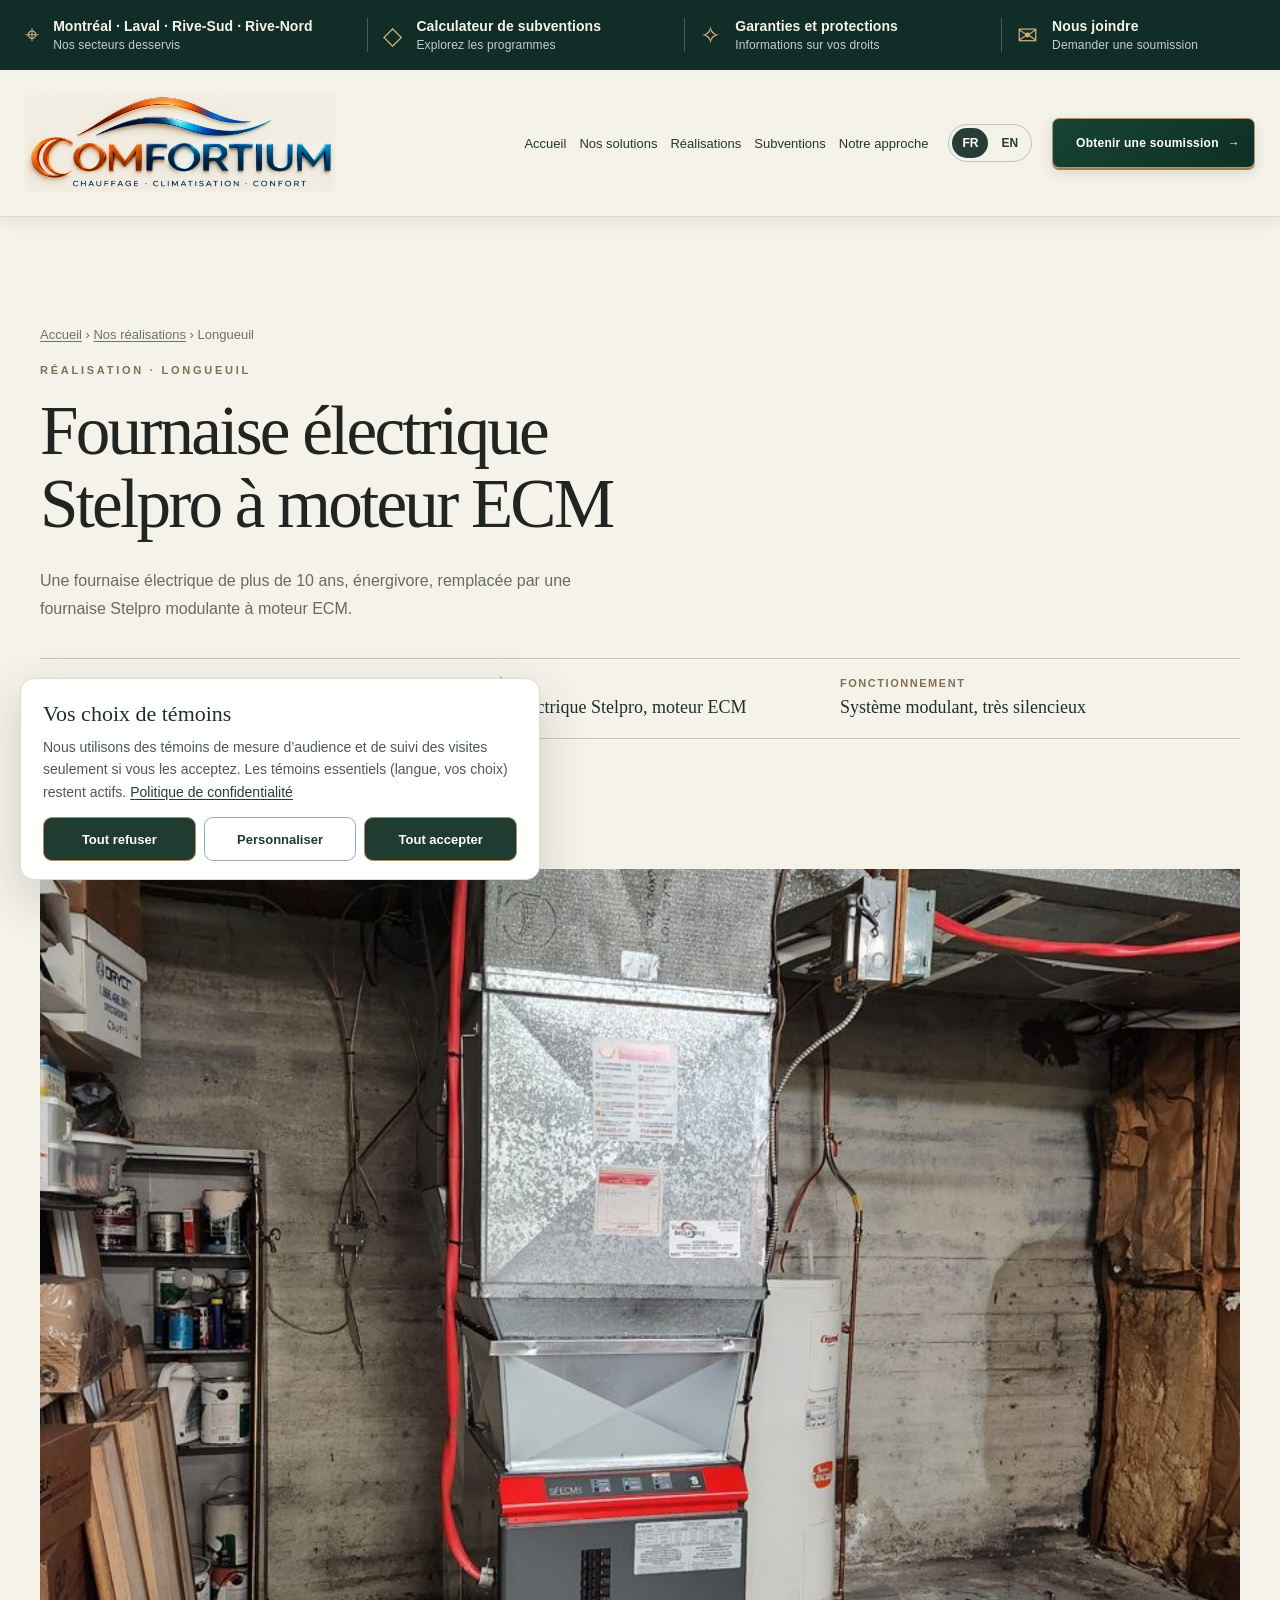
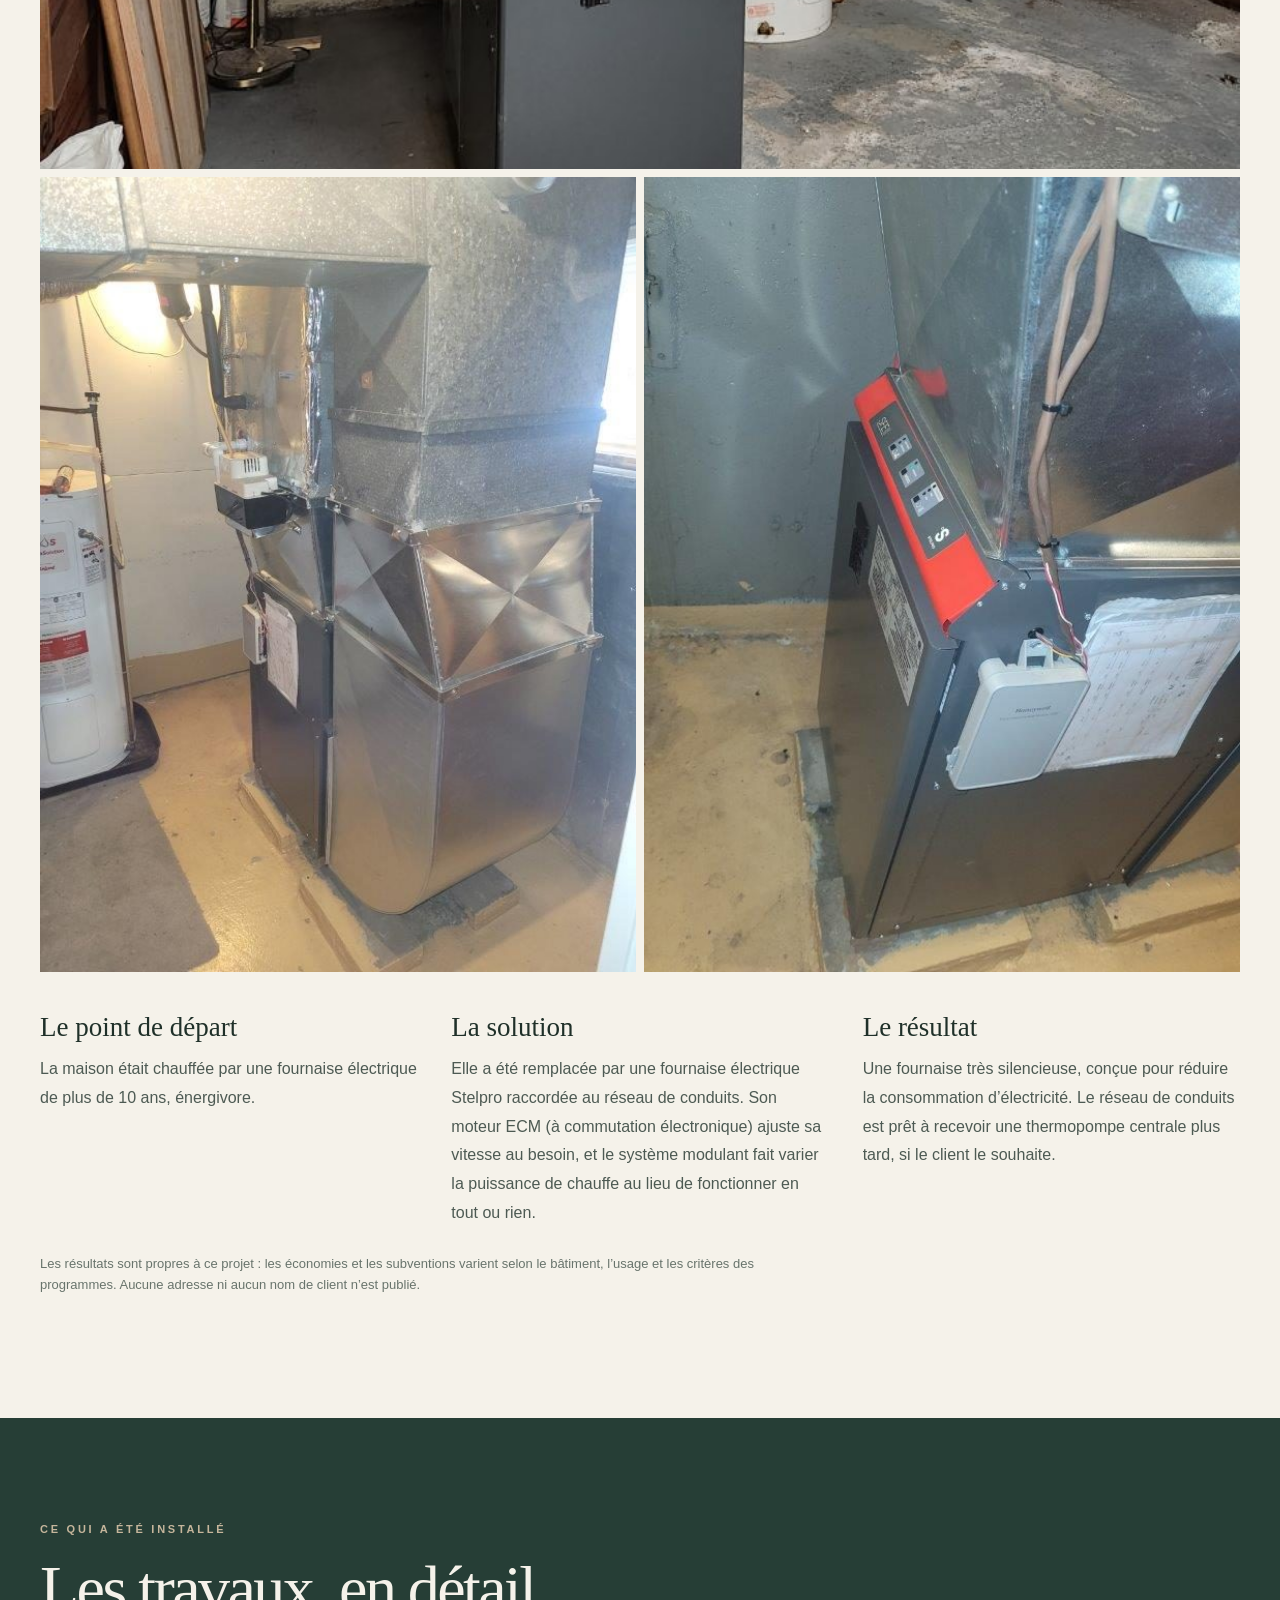
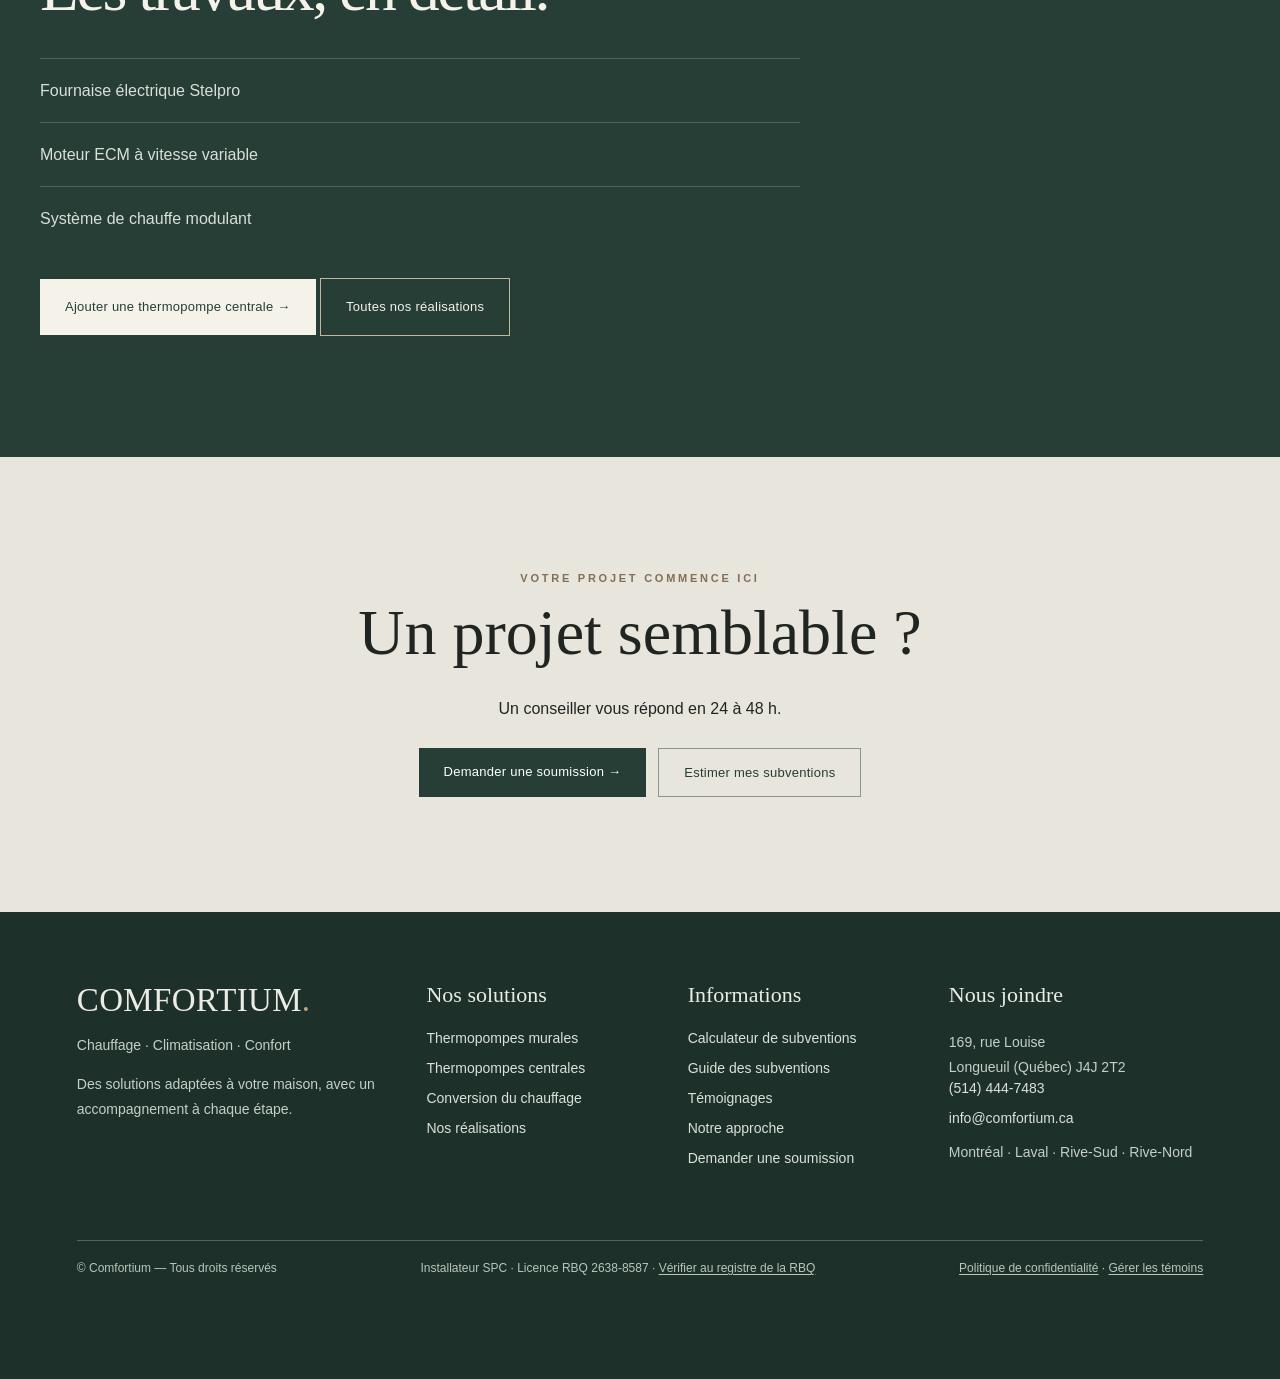
<file: projet-longueuil-fournaise-stelpro-ecm.html>
<!DOCTYPE html>

<html lang="fr"><head><meta charset="utf-8"/><meta content="width=device-width,initial-scale=1" name="viewport"/><title>Fournaise électrique Stelpro à moteur ECM — Longueuil | Comfortium</title>
<meta name="description" content="Une fournaise électrique énergivore de plus de 10 ans remplacée par une fournaise Stelpro à moteur ECM, très silencieuse, avec un système modulant pour réduire la consommation d’électricité."/>
<link rel="canonical" href="https://comfortium.ca/projet-longueuil-fournaise-stelpro-ecm"/>
<meta property="og:type" content="website"/>
<meta property="og:site_name" content="Comfortium"/>
<meta property="og:locale" content="fr_CA"/>
<meta property="og:url" content="https://comfortium.ca/projet-longueuil-fournaise-stelpro-ecm"/>
<meta property="og:title" content="Fournaise électrique Stelpro à moteur ECM — Longueuil | Comfortium"/>
<meta property="og:description" content="Une fournaise électrique énergivore de plus de 10 ans remplacée par une fournaise Stelpro à moteur ECM, très silencieuse, avec un système modulant pour réduire la consommation d’électricité."/>
<meta property="og:image" content="https://comfortium.ca/realisations/longueuil-fournaise-stelpro-ecm-1.jpg"/>
<meta property="og:image:alt" content="Fournaise électrique Stelpro raccordée aux conduits, Longueuil"/>
<style>
:root{--cream:#f5f2ea;--green:#263e36;--ink:#202522;--muted:#676b63;--gold:#aa9273}*{box-sizing:border-box}html{scroll-behavior:smooth}body{margin:0;background:var(--cream);color:var(--ink);font-family:Arial,Helvetica,sans-serif}a{text-decoration:none;color:inherit}header{position:sticky;top:0;z-index:20;background:#f5f2eaf2;backdrop-filter:blur(14px);border-bottom:1px solid #ddd9cf}.nav{max-width:1280px;margin:auto;padding:21px 35px;display:flex;align-items:center;gap:35px}.brand{font-family:Georgia,serif;font-size:30px;letter-spacing:-1px;color:var(--green);margin-right:auto}.navlinks{display:flex;gap:28px;font-size:13px}.btn{display:inline-block;background:var(--green);color:white;padding:16px 25px;font-size:13px;letter-spacing:.02em}.btn.outline{background:transparent;border:1px solid #8b968e;color:var(--green)}.hero{min-height:680px;position:relative;display:flex;align-items:center;color:white;background:linear-gradient(90deg,rgba(17,35,29,.86),rgba(17,35,29,.22)),url("thermopompe-hero.jpg") center/cover}.hero-inner{max-width:1280px;margin:auto;width:100%;padding:90px 48px}.eyebrow{text-transform:uppercase;letter-spacing:.25em;font-size:11px;font-weight:bold}.hero h1{font:normal clamp(52px,7vw,104px)/1.03 Georgia,serif;letter-spacing:-.045em;max-width:820px;margin:28px 0}.hero p{font-size:18px;line-height:1.7;max-width:520px;color:#e7e9e4;margin-bottom:34px}.actions{display:flex;gap:14px;flex-wrap:wrap}.hero .btn{background:#f5f2ea;color:#263e36}.hero .btn.outline{background:transparent;border:1px solid #e6e6de;color:white}.strip{display:grid;grid-template-columns:repeat(3,1fr);gap:0;border-bottom:1px solid #ddd9cf}.strip div{text-align:center;padding:30px 15px;border-right:1px solid #ddd9cf;font-size:13px}.section{max-width:1280px;margin:auto;padding:110px 40px}.section h2{font:normal clamp(40px,5vw,67px)/1.13 Georgia,serif;letter-spacing:-.04em;margin:18px 0 32px}.section .intro{max-width:600px;color:var(--muted);line-height:1.8}.grid{display:grid;grid-template-columns:repeat(3,1fr);gap:22px;margin-top:45px}.service{background:#eae9e2;min-height:390px;display:flex;flex-direction:column;justify-content:end;padding:30px;border-top:3px solid var(--green)}.service b{font:normal 31px Georgia,serif}.service p{line-height:1.7;color:#555f58}.dark{background:var(--green);color:#f5f2ea}.dark .section{padding-top:105px;padding-bottom:105px}.dark p{color:#d8e0d8;line-height:1.8;max-width:600px}.split{display:grid;grid-template-columns:1fr 1fr;gap:75px;align-items:center}.photo{min-height:420px;background:linear-gradient(140deg,#8b9e90,#314d42);display:flex;align-items:center;justify-content:center;color:#e7ede8;font:normal 27px Georgia,serif;text-align:center;padding:30px}.steps{display:grid;grid-template-columns:repeat(3,1fr);gap:28px;margin-top:50px}.step{border-top:1px solid #9eaea2;padding-top:24px}.step strong{font:normal 28px Georgia,serif}.step p{font-size:14px}.videos{display:grid;grid-template-columns:repeat(3,1fr);gap:20px;margin-top:40px}.video{aspect-ratio:4/3;background:#d7d9d5;display:flex;align-items:center;justify-content:center;color:#516258;text-align:center;padding:22px}.video span{font-size:14px}.contact{background:#e7e5dc;text-align:center;padding:115px 25px}.contact h2{font:normal clamp(42px,5vw,70px) Georgia,serif;margin:12px auto 30px;max-width:700px}footer{background:#1e2e27;color:#ddd;padding:35px 45px;display:flex;justify-content:space-between;gap:20px;font-size:13px}.notice{position:fixed;bottom:18px;left:18px;z-index:30;background:#fff;color:#25382d;box-shadow:0 4px 25px #0002;padding:12px 16px;font-size:12px;max-width:350px}.chat{position:fixed;bottom:20px;right:20px;background:var(--green);color:white;border:0;padding:16px 19px;border-radius:100px;box-shadow:0 8px 25px #0003;cursor:pointer}.chatnote{display:none;position:fixed;bottom:83px;right:20px;background:white;padding:22px;max-width:280px;box-shadow:0 6px 35px #0002;z-index:30;font-size:14px;line-height:1.5}.chatnote.show{display:block}@media(max-width:750px){.nav{padding:17px 20px}.navlinks{display:none}.brand{font-size:26px}.hero{min-height:600px}.hero-inner{padding:70px 25px}.strip,.grid,.split,.steps,.videos{grid-template-columns:1fr}.section{padding:70px 24px}.service{min-height:220px}.strip div{padding:19px}footer{flex-direction:column}.notice{bottom:10px;left:10px;right:80px}.chat{bottom:14px;right:12px}}
@media(prefers-reduced-motion:reduce){html{scroll-behavior:auto}}

/* Animations progressives au scroll */
.reveal{opacity:0;transform:translateY(48px);transition:opacity .85s cubic-bezier(.2,.7,.2,1),transform .85s cubic-bezier(.2,.7,.2,1)}.reveal.visible{opacity:1;transform:translateY(0)}.service,.video{transition:transform .55s ease,filter .55s ease}.service:hover,.video:hover{transform:translateY(-8px)}.hero{background-attachment:fixed}.scroll-progress{position:fixed;top:0;left:0;height:3px;background:#aa9273;z-index:100;width:0}.scroll-cue{position:absolute;bottom:24px;left:50%;transform:translateX(-50%);color:#fff;font-size:11px;letter-spacing:.22em;animation:cue 1.6s infinite alternate}@keyframes cue{to{transform:translate(-50%,9px);opacity:.4}}.photo{position:sticky;top:110px}.video{min-height:270px}@media(max-width:750px){.hero{background-attachment:scroll}.photo{position:relative;top:auto}.video{min-height:320px}}@media(prefers-reduced-motion:reduce){.reveal{opacity:1;transform:none;transition:none}.scroll-cue{animation:none}}
</style><style>
/* Cartes produits V4 : images et textes séparés, sans superposition */
.solution-grid{align-items:stretch;gap:22px}.solution-card{display:block;min-height:0;padding:0!important;border-top:0!important;background:#fdfcf8!important;overflow:hidden;position:relative;box-shadow:0 10px 28px rgba(27,43,34,.065)}.solution-image{height:270px;overflow:hidden;background:#e0e0d9}.solution-image img{display:block;width:100%;height:100%;object-fit:cover;object-position:center;transition:transform .65s ease}.solution-card:hover .solution-image img{transform:scale(1.045)}.solution-content{min-height:185px;padding:25px 28px 30px;position:relative}.solution-content h3{font:normal clamp(25px,2.3vw,33px)/1.14 Georgia,serif;letter-spacing:-.025em;margin:0 0 13px;color:#263e36}.solution-content p{font-size:15px;line-height:1.65;color:#555f58;margin:0;padding-right:12px}.solution-arrow{position:absolute;right:23px;bottom:19px;color:#263e36;font-size:22px}@media(max-width:750px){.solution-image{height:245px}.solution-content{min-height:160px;padding:23px 24px 35px}}
</style><style>
.trust-metrics{display:grid;grid-template-columns:repeat(3,1fr);border-bottom:1px solid #d9d7cd;background:#f5f2ea}.metric{padding:40px 25px;text-align:center;border-right:1px solid #d9d7cd;display:flex;flex-direction:column;align-items:center;gap:12px}.metric strong{font:normal clamp(34px,4vw,62px) Georgia,serif;color:#263e36;line-height:1}.metric span{font-size:12px;letter-spacing:.04em;color:#555f58;max-width:260px}.gallery-heading{display:flex;align-items:end;justify-content:space-between;gap:20px}.gallery-controls{display:flex;gap:12px;padding-bottom:28px}.gallery-controls button{width:49px;height:49px;border:1px solid #263e36;background:transparent;color:#263e36;border-radius:50%;font-size:23px;cursor:pointer}.gallery-controls button:hover{background:#263e36;color:white}.gallery-track{display:flex;gap:19px;overflow-x:auto;scroll-snap-type:x mandatory;scroll-behavior:smooth;padding-bottom:16px;scrollbar-color:#8e9d90 transparent}.gallery-item{flex:0 0 min(32%,380px);margin:0;scroll-snap-align:start;background:#e6e5de;overflow:hidden}.gallery-item img{display:block;width:100%;height:360px;object-fit:cover;transition:transform .5s}.gallery-item:hover img{transform:scale(1.04)}.gallery-item figcaption{padding:15px 18px;font-size:12px;color:#45554b}.gallery-note{font-size:13px;color:#626b62;margin-top:16px}.reviews-band{background:#e8e5dc}.reviews-band h2{font:normal clamp(40px,5vw,65px) Georgia,serif}.reviews-band p{max-width:620px;line-height:1.7}.review-placeholder{padding:38px;border:1px solid #c6c9c0;margin-top:32px;color:#5e675f;font-size:14px}@media(max-width:750px){.trust-metrics{grid-template-columns:1fr}.metric{padding:22px;border-bottom:1px solid #ddd}.metric strong{font-size:38px}.gallery-heading{align-items:center}.gallery-item{flex-basis:80%}.gallery-item img{height:290px}.gallery-controls button{width:42px;height:42px}}
</style><style>.gallery-item{background:#f0eee8;flex-basis:min(37%,440px)}.gallery-image-button{display:block;position:relative;border:0;padding:0;width:100%;cursor:zoom-in;background:#e5e5de;overflow:hidden}.gallery-image-button img{height:340px;width:100%;object-fit:cover;object-position:center}.gallery-item figcaption{padding:19px 20px;display:flex;flex-direction:column;gap:6px}.gallery-item figcaption strong{font:normal 24px Georgia,serif;color:#263e36}.gallery-item figcaption small{font-size:12px;color:#667067}.zoom-label{position:absolute;bottom:15px;right:15px;background:#f5f2ea;color:#263e36;padding:9px 12px;font-size:12px}.lightbox{border:0;background:#f5f2ea;max-width:min(900px,92vw);max-height:92vh;padding:20px;box-shadow:0 20px 80px #0006}.lightbox::backdrop{background:#111b17db}.lightbox img{display:block;max-width:100%;max-height:75vh;object-fit:contain;margin:auto}.lightbox p{font-size:13px;color:#526158}.lightbox-close{position:absolute;right:15px;top:10px;border:0;background:#263e36;color:white;font-size:26px;cursor:pointer;width:42px;height:42px}@media(max-width:750px){.gallery-item{flex-basis:83%}.gallery-image-button img{height:280px}}@media(prefers-reduced-motion:reduce){.gallery-track{scroll-behavior:auto}}</style><style>
/* V7: galerie photo épurée sans légendes individuelles */
.gallery-section{padding-top:96px;padding-bottom:100px}
.gallery-heading{align-items:end;margin-bottom:30px}
.gallery-heading h2{margin:0;font-size:clamp(46px,5.5vw,76px);letter-spacing:-.045em}
.gallery-item{background:transparent;overflow:hidden}
.gallery-image-button{border-radius:2px;overflow:hidden}
.gallery-image-button img{height:clamp(290px,30vw,460px);object-fit:cover;transition:transform .7s cubic-bezier(.2,.8,.2,1)}
.gallery-image-button:hover img{transform:scale(1.045)}
.gallery-track{scroll-snap-type:x mandatory}
.gallery-item{scroll-snap-align:start}
@media(max-width:750px){.gallery-section{padding-top:65px;padding-bottom:70px}.gallery-heading h2{font-size:44px}.gallery-image-button img{height:330px}}
</style><style>
/* V8 : seule l'en-tête est remplacée, le reste de V7 est inchangé */
.premium-header{position:sticky;top:0;z-index:40;background:#f5f2ea;box-shadow:0 3px 14px rgba(14,31,26,.08)}
.utility-bar{background:#102e27;color:#f5f0e6}
.utility-inner{max-width:1600px;margin:auto;min-height:37px;padding:7px 28px;display:flex;align-items:center;justify-content:space-between;gap:16px;font-size:12px;letter-spacing:.01em}
.utility-inner a{color:inherit;text-decoration:none}.utility-inner a:hover{text-decoration:underline}
.premium-nav{max-width:1600px;min-height:116px;padding:12px 28px;gap:28px}
.premium-brand{display:flex;align-items:center;margin-right:auto;flex:0 1 370px;min-width:210px}
.premium-brand img{display:block;width:100%;height:auto;max-height:110px;object-fit:contain;object-position:left center;mix-blend-mode:multiply;filter:drop-shadow(0 1px 2px rgba(0,0,0,.09))}
.premium-nav .navlinks{display:flex;align-items:center;gap:clamp(13px,2vw,30px);white-space:nowrap}
.premium-nav .navlinks a{font-size:14px;color:#23372e;transition:color .2s}.premium-nav .navlinks a:hover{color:#9a7549}
.premium-cta{background:linear-gradient(140deg,#174434,#0e2f25);border:1px solid #af956b;box-shadow:0 5px 14px #142a241f,0 2px 0 #ae8755;padding:19px 22px;white-space:nowrap;border-radius:5px;font-weight:600;transition:transform .2s,box-shadow .2s}
.premium-cta:hover{transform:translateY(-2px);box-shadow:0 9px 18px #142a242a,0 2px 0 #ae8755}
.premium-cta span{padding-left:9px}
@media(max-width:1100px){.utility-inner span:nth-child(2),.utility-inner a:nth-child(4){display:none}.premium-brand{flex-basis:270px}.premium-nav{gap:14px}.premium-nav .navlinks{gap:14px}}
@media(max-width:750px){.utility-inner{min-height:30px;padding:6px 13px;font-size:10px}.utility-inner span:nth-child(3){display:none}.premium-nav{min-height:75px;padding:8px 12px;gap:8px}.premium-brand{min-width:0;flex:1 1 190px}.premium-brand img{max-height:66px}.premium-nav .navlinks{display:none}.premium-cta{font-size:11px;padding:12px 10px;white-space:normal;max-width:145px;text-align:center}}
</style><style>
/* V9: header-only layout override; other sections unchanged */
.premium-header{position:sticky;top:0;z-index:40;background:#f5f2ea;box-shadow:0 4px 18px rgba(14,31,26,.08)}
.utility-bar{background:#102e27;color:#f8f3e9}
.utility-inner{max-width:1760px;margin:auto;min-height:70px;padding:11px 42px;display:grid;grid-template-columns:1.3fr 1.2fr 1.2fr 1fr;gap:22px;align-items:center;font-size:14px}
.utility-item{display:flex;gap:14px;align-items:center;min-width:0;color:inherit;text-decoration:none}
.utility-item:not(:first-child){border-left:1px solid rgba(232,215,179,.28);padding-left:24px}
.utility-item strong,.utility-item small{display:block;white-space:nowrap}
.utility-item strong{font-weight:600;font-size:14px;letter-spacing:.005em}
.utility-item small{font-size:12px;color:#c7cfc8;margin-top:4px}
.utility-symbol{font-size:25px;color:#d4ae7b;flex-shrink:0}
.premium-nav{max-width:1760px;margin:auto;min-height:146px;padding:18px 42px;display:flex;align-items:center;gap:clamp(20px,2.6vw,48px)}
.premium-brand{display:flex;align-items:center;margin-right:auto;flex:0 1 430px;min-width:260px}
.premium-brand img{display:block;width:100%;max-height:116px;object-fit:contain;object-position:left center;mix-blend-mode:multiply;filter:drop-shadow(0 1px 2px rgba(0,0,0,.06))}
.premium-nav .navlinks{display:flex;align-items:center;gap:clamp(14px,1.55vw,30px);white-space:nowrap}
.premium-nav .navlinks a{font-size:15px;color:#23372e;transition:color .2s}
.premium-nav .navlinks a:hover{color:#9a7549}
.premium-cta{background:linear-gradient(140deg,#174434,#0e2f25);border:1px solid #af956b;box-shadow:0 5px 14px #142a241f,0 2px 0 #ae8755;padding:20px 24px;white-space:nowrap;border-radius:7px;font-weight:600;transition:transform .2s,box-shadow .2s}
.premium-cta:hover{transform:translateY(-2px);box-shadow:0 9px 18px #142a242a,0 2px 0 #ae8755}
.premium-cta span{padding-left:9px}
@media(max-width:1300px){.utility-inner{padding:10px 25px;gap:12px}.utility-item:not(:first-child){padding-left:15px}.premium-nav{padding:15px 25px;gap:20px}.premium-brand{flex-basis:310px;min-width:220px}.premium-nav .navlinks{gap:13px}.premium-nav .navlinks a{font-size:13px}.premium-cta{padding:17px 14px;font-size:12px}}
@media(max-width:980px){.utility-inner{grid-template-columns:1fr 1fr;min-height:60px}.utility-guarantees{display:none}.utility-contact{display:none}.utility-item:nth-child(2){border-left:1px solid rgba(232,215,179,.28)}.premium-nav{min-height:104px}.premium-brand{flex:1 1 270px}.premium-nav .navlinks{display:none}.premium-brand img{max-height:92px}}
@media(max-width:580px){.utility-inner{min-height:52px;padding:9px 13px;gap:8px}.utility-item{gap:6px}.utility-item:not(:first-child){padding-left:9px}.utility-symbol{font-size:18px}.utility-item strong{font-size:10px}.utility-item small{font-size:9px}.premium-nav{min-height:82px;padding:8px 12px;gap:8px}.premium-brand{min-width:0;flex:1 1 180px}.premium-brand img{max-height:75px}.premium-cta{font-size:11px;padding:12px 10px;white-space:normal;max-width:148px;text-align:center}}
</style><style>
.reviews-band{background:#eae8df;color:#243b32}.reviews-band .section{max-width:1280px}.reviews-intro{max-width:770px;line-height:1.7;color:#5a655e}.reviews-grid{display:grid;grid-template-columns:repeat(3,minmax(0,1fr));gap:20px;margin-top:38px}.review-card{padding:32px;background:#f7f5ee;border:1px solid #d6d5cb;display:flex;flex-direction:column;min-height:310px}.review-stars{color:#aa8860;letter-spacing:3px}.review-card blockquote{font:normal 19px/1.6 Georgia,serif;margin:23px 0;flex:1}.review-by{font-weight:700;font-size:14px}.review-by span{color:#637068;font-weight:400}.reviews-disclaimer{font-size:12px;color:#667168;margin-top:22px}.footer-premium{background:#1d3029;color:#eaece5;display:block;padding:70px 6% 20px}.footer-grid{max-width:1300px;margin:auto;display:grid;grid-template-columns:1.4fr 1fr 1fr 1.15fr;gap:40px}.footer-grid h3{font:normal 22px Georgia,serif;margin:0 0 22px}.footer-grid a{display:block;margin:0 0 14px;color:#dbe1d9;text-decoration:none;font-size:14px}.footer-grid a:hover{text-decoration:underline}.footer-grid p,.footer-grid address{font-style:normal;color:#c5d0c7;font-size:14px;line-height:1.8}.footer-brand{font:normal 33px Georgia,serif;letter-spacing:.01em}.footer-brand span{color:#c0a17a}.footer-bottom{max-width:1300px;margin:60px auto 0;padding-top:20px;border-top:1px solid #52655b;display:flex;justify-content:space-between;gap:15px;color:#b9c6bb;font-size:12px}@media(max-width:900px){.reviews-grid{grid-template-columns:1fr}.footer-grid{grid-template-columns:repeat(2,minmax(0,1fr))}}@media(max-width:560px){.footer-grid{grid-template-columns:1fr}.footer-bottom{flex-direction:column}.footer-premium{padding:55px 24px 22px}}
</style><style>#formulaire-integre{max-width:850px}#comfortium-chat-original{color-scheme:normal}@media(max-width:700px){#comfortium-chat-original{width:100vw;height:105px;bottom:0;transition:height .2s}body:has(#comfortium-chat-original){} }</style><style>
/* Comfortium V15 shared design tokens: visual-only overrides */
:root{--cv-forest:#203b32;--cv-ivory:#f5f2ea;--cv-orange:#dc762b;--cv-blue:#176f9c;--cv-ink:#263b32}
html{scroll-padding-top:110px}body{overflow-x:hidden}
#lead-form,.lead-form-card{box-sizing:border-box!important;width:100%!important;max-width:100%!important;margin:0 auto!important;background:#fff!important;color:var(--cv-ink)!important;border:1px solid #dedbd1!important;border-radius:18px!important;box-shadow:0 12px 34px rgba(22,44,35,.08)!important;padding:clamp(20px,4vw,42px)!important}
#lead-form *{box-sizing:border-box!important}
#lead-form .lf-label{color:var(--cv-forest)!important;font-weight:600!important}
#lead-form .input-field,#lead-form .textarea-field{background:#fcfbf8!important;color:#203b32!important;border:1px solid #c9d0c8!important;border-radius:9px!important;box-shadow:none!important;min-width:0!important;width:100%!important}
#lead-form .input-field:focus,#lead-form .textarea-field:focus{border-color:var(--cv-blue)!important;outline:2px solid rgba(23,111,156,.18)!important;outline-offset:1px!important}
#lead-form .lf-row{display:grid!important;grid-template-columns:repeat(2,minmax(0,1fr))!important;gap:15px!important}
#lead-form .lf-field{min-width:0!important}
#lead-form .lf-submit{background:var(--cv-forest)!important;color:#fff!important;border:1px solid #b28a62!important;border-radius:10px!important;box-shadow:none!important;min-height:50px!important}
#lead-form .lf-submit:hover{background:#305447!important}
#lead-form .privacy-note{color:#68746c!important}
@media(max-width:580px){#lead-form .lf-row{grid-template-columns:1fr!important}#lead-form,.lead-form-card{padding:20px!important}}
</style><style>
#comfortium-language-switch{display:flex;align-items:center;gap:3px;padding:3px;border:1px solid #bdc7bd;border-radius:99px;flex-shrink:0}
#comfortium-language-switch button{border:0;background:transparent;color:#263e36;font:600 12px Arial;padding:8px 10px;border-radius:99px;cursor:pointer}
#comfortium-language-switch button[aria-pressed="true"]{background:#263e36;color:#fff}
#chatCloseButton{flex:0 0 auto;width:38px;height:38px;border-radius:50%;border:1px solid #b9c8c0;background:#f5f2ea;color:#203b32;font-size:26px;line-height:1;cursor:pointer;display:grid;place-items:center;margin-left:8px;z-index:2}
#chatCloseButton:focus-visible{outline:3px solid #e38b38;outline-offset:2px}
#chatWindow{isolation:isolate}
@media(max-width:800px){.premium-nav{flex-wrap:wrap!important;gap:8px!important}#comfortium-language-switch{margin-left:auto}.premium-nav .navlinks{display:none!important}}
</style><style id="comfortium-v20-chat-fixes">
#chatBubble.chat-is-open{visibility:hidden!important;pointer-events:none!important}
#chatWindow .quick-replies{display:flex!important;flex-wrap:wrap!important;gap:8px!important;margin-top:10px!important;max-width:100%!important}
#chatWindow .qr-btn{appearance:none!important;display:inline-flex!important;align-items:center!important;white-space:normal!important;text-align:left!important;background:#fff!important;border:1px solid #d7dfd8!important;border-radius:999px!important;padding:10px 14px!important;color:#203b32!important;font:600 12px/1.35 system-ui,sans-serif!important;box-shadow:0 2px 7px rgba(0,0,0,.06)!important;max-width:100%!important}
#chatWindow .qr-btn:hover{background:#eaf2ed!important;border-color:#769788!important}
#chatWindow .chat-messages{min-height:0!important}
#chatWindow .chat-head-row{min-width:0!important}
#chatWindow .chat-head-name{overflow-wrap:anywhere!important}
@media(max-width:550px){#chatWindow{max-height:calc(100dvh - 100px)!important}#chatWindow .qr-btn{font-size:12px!important}}
</style><style>.footer-bottom{padding-bottom:84px}.licence-note a:hover{opacity:.8}</style>
<style>
/* Formulaire de soumission natif — design Comfortium */
#lead-form.qf-card{box-sizing:border-box;width:100%;max-width:826px;margin:42px auto 0;background:#fff;color:#263b32;border:1px solid #dedbd1;border-radius:18px;box-shadow:0 12px 34px rgba(22,44,35,.08);padding:34px;text-align:left;font-family:Arial,Helvetica,sans-serif}
.qf-row{display:grid;grid-template-columns:repeat(2,minmax(0,1fr));gap:15px}
.qf-field{min-width:0}
.qf-label{display:block;font-size:11px;font-weight:600;letter-spacing:.1em;text-transform:uppercase;color:#203b32;margin-bottom:6px}
.qf-input{box-sizing:border-box;display:block;width:100%;background:#fcfbf8;color:#203b32;border:1px solid #c9d0c8;border-radius:9px;padding:12px 16px;font:14px Arial,Helvetica,sans-serif;margin:0 0 16px}
.qf-input:focus{outline:2px solid rgba(38,62,54,.22);outline-offset:1px;border-color:#263e36}
textarea.qf-input{min-height:90px;resize:vertical;line-height:1.6}
select.qf-input{cursor:pointer}
.qf-error,.qf-success{display:none;border-radius:10px;padding:12px 14px;font-size:13px;line-height:1.5;margin:0 0 12px}
.qf-error{background:#fdf3f2;border:1px solid #e9b4ad;color:#9f2d20}
.qf-success{background:#f1f6f2;border:1px solid #a9c7b1;color:#1f5133;font-weight:600;text-align:center}
#lfSubmitBtn{display:block;width:100%;min-height:50px;background:#203b32;color:#fff;border:1px solid #b28a62;border-radius:10px;font:700 14px Arial,Helvetica,sans-serif;letter-spacing:.01em;cursor:pointer;margin-top:4px}
#lfSubmitBtn:hover{background:#305447}
#lfSubmitBtn:disabled{opacity:.6;cursor:not-allowed}
.qf-note{font-size:11px;line-height:1.6;color:#68746c;text-align:center;margin:12px 0 0}
@media(max-width:700px){#lead-form.qf-card{padding:20px}.qf-row{grid-template-columns:1fr;gap:0}}
</style>
<script>window.dataLayer=window.dataLayer||[];function gtag(){dataLayer.push(arguments);}
/* Loi 25 : témoins refusés par défaut, jusqu'au consentement (bannière à venir). */
gtag('consent','default',{analytics_storage:'denied',ad_storage:'denied',ad_user_data:'denied',ad_personalization:'denied'});
gtag('js',new Date());gtag('config','G-3FQPV0JGVG');</script>
<script async src="https://www.googletagmanager.com/gtag/js?id=G-3FQPV0JGVG"></script>
<script type="application/ld+json">[{"@context": "https://schema.org", "@type": "Article", "headline": "Fournaise électrique Stelpro à moteur ECM — Longueuil", "description": "Une fournaise électrique énergivore de plus de 10 ans remplacée par une fournaise Stelpro à moteur ECM, très silencieuse, avec un système modulant pour réduire la consommation d’électricité.", "inLanguage": "fr-CA", "image": ["https://comfortium.ca/realisations/longueuil-fournaise-stelpro-ecm-1.jpg", "https://comfortium.ca/realisations/longueuil-fournaise-stelpro-ecm-2.jpg", "https://comfortium.ca/realisations/longueuil-fournaise-stelpro-ecm-3.jpg"], "datePublished": "2026-10-29", "url": "https://comfortium.ca/projet-longueuil-fournaise-stelpro-ecm", "mainEntityOfPage": "https://comfortium.ca/projet-longueuil-fournaise-stelpro-ecm", "contentLocation": {"@type": "Place", "name": "Longueuil, Québec"}, "author": {"@type": "Organization", "name": "Comfortium", "url": "https://comfortium.ca/"}, "publisher": {"@type": "Organization", "name": "Comfortium", "url": "https://comfortium.ca/"}}, {"@context": "https://schema.org", "@type": "BreadcrumbList", "itemListElement": [{"@type": "ListItem", "position": 1, "name": "Accueil", "item": "https://comfortium.ca/"}, {"@type": "ListItem", "position": 2, "name": "Nos réalisations", "item": "https://comfortium.ca/realisations"}, {"@type": "ListItem", "position": 3, "name": "Longueuil", "item": "https://comfortium.ca/projet-longueuil-fournaise-stelpro-ecm"}]}]</script>
<style>.mz-hero h1{font:normal clamp(44px,5.4vw,76px)/1.06 Georgia,serif;letter-spacing:-.04em;margin:18px 0 26px;max-width:640px}.mz-actions{display:flex;flex-wrap:wrap;gap:12px;margin-top:30px}.mz-list{list-style:none;padding:0;margin:30px 0 0;max-width:760px}.mz-list li{border-top:1px solid #4d6359;padding:18px 0;color:#d8e0d8;line-height:1.7}.mz-list strong{display:block;font:normal 22px Georgia,serif;color:#f5f2ea;margin-bottom:4px}.mz-small{font-size:13px}.service h3{font:normal 24px Georgia,serif;margin:0 0 10px}.pj-crumb{font-size:13px;color:#68746c;margin-bottom:22px}.pj-crumb a{text-decoration:underline;text-underline-offset:2px}.pj-facts{display:grid;grid-template-columns:repeat(auto-fit,minmax(180px,1fr));gap:0;border-top:1px solid #c9c4b6;margin-top:34px}.pj-facts div{padding:18px 18px 18px 0;border-bottom:1px solid #c9c4b6}.pj-facts dt{font:700 11px Arial,Helvetica,sans-serif;letter-spacing:.14em;text-transform:uppercase;color:#826f55;margin-bottom:6px}.pj-facts dd{margin:0;font:normal 18px/1.4 Georgia,serif;color:#1f3029}.pj-ba{display:grid;grid-template-columns:1fr 1fr;gap:28px;margin-top:36px}.pj-ba.pj-one{grid-template-columns:1fr}.pj-col h3{font:700 12px Arial,Helvetica,sans-serif;letter-spacing:.2em;text-transform:uppercase;margin:0 0 12px;color:#263e36}.pj-col.av h3{color:#826f55}.pj-shots{display:grid;grid-template-columns:repeat(2,1fr);gap:8px}.pj-shots a{display:block;background:#e6e5de;aspect-ratio:3/4;overflow:hidden}.pj-shots a:first-child{grid-column:1/3;aspect-ratio:4/3}.pj-shots img{width:100%;height:100%;object-fit:cover;display:block}.pj-story{display:grid;grid-template-columns:repeat(3,1fr);gap:34px;margin-top:40px}.pj-story h3{font:normal 27px Georgia,serif;margin:0 0 12px;color:#1f3029}.pj-story p{line-height:1.8;color:#4d5a53;margin:0}.pj-note{font-size:13px;color:#68746c;margin-top:26px;max-width:760px;line-height:1.6}@media(max-width:900px){.pj-ba,.pj-story{grid-template-columns:1fr}}</style>
<script src="consent.js" defer></script>
</head><body><div class="scroll-progress" id="scrollProgress"></div>
<header class="premium-header"><div class="utility-bar"><div class="utility-inner"><div class="utility-item"><span class="utility-symbol">⌖</span><span><strong>Montréal · Laval · Rive-Sud · Rive-Nord</strong><small><span data-i18n-en="Areas served" data-i18n-fr="Nos secteurs desservis">Nos secteurs desservis</span></small></span></div><a class="utility-item" href="calculateur-subvention.html"><span class="utility-symbol">◇</span><span><strong><span data-i18n-en="Rebate calculator" data-i18n-fr="Calculateur de subventions">Calculateur de subventions</span></strong><small><span data-i18n-en="Explore subsidy programs" data-i18n-fr="Explorez les programmes">Explorez les programmes</span></small></span></a><a class="utility-item utility-guarantees" href="index.html#subventions"><span class="utility-symbol">✧</span><span><strong><span data-i18n-en="Warranties and protections" data-i18n-fr="Garanties et protections">Garanties et protections</span></strong><small><span data-i18n-en="Information on your rights" data-i18n-fr="Informations sur vos droits">Informations sur vos droits</span></small></span></a><a class="utility-item utility-contact" href="index.html#soumission"><span class="utility-symbol">✉</span><span><strong><span data-i18n-en="Contact us" data-i18n-fr="Nous joindre">Nous joindre</span></strong><small><span data-i18n-en="Request a quote" data-i18n-fr="Demander une soumission">Demander une soumission</span></small></span></a></div></div><nav class="nav premium-nav"><a aria-label="Comfortium, accueil" class="premium-brand" href="index.html#accueil"><img alt="Comfortium — Chauffage, climatisation, confort" src="logo_comfortium_orange_bleu.png"/></a><div class="navlinks"><a href="index.html#accueil"><span data-i18n-en="Home" data-i18n-fr="Accueil">Accueil</span></a><a href="index.html#solutions"><span data-i18n-en="Our solutions" data-i18n-fr="Nos solutions">Nos solutions</span></a><a href="realisations.html"><span data-i18n-en="Projects" data-i18n-fr="Réalisations">Réalisations</span></a><a href="index.html#subventions"><span data-i18n-en="Subsidies" data-i18n-fr="Subventions">Subventions</span></a><a href="index.html#approche"><span data-i18n-en="Our approach" data-i18n-fr="Notre approche">Notre approche</span></a></div><div aria-label="Langue / Language" id="comfortium-language-switch" role="group"><button data-lang="fr" onclick="comfortiumSetLanguage('fr')" type="button">FR</button><button data-lang="en" onclick="comfortiumSetLanguage('en')" type="button">EN</button></div><a class="btn premium-cta" href="index.html#soumission"><span data-i18n-en="Get a quote" data-i18n-fr="Obtenir une soumission">Obtenir une soumission</span><span aria-hidden="true">→</span></a></nav></header>
<main id="projet"><section class="section mz-hero" style="padding-bottom:30px"><nav class="pj-crumb" aria-label="Fil d’Ariane"><a href="index.html"><span data-i18n-fr="Accueil" data-i18n-en="Home">Accueil</span></a> › <a href="realisations.html"><span data-i18n-fr="Nos réalisations" data-i18n-en="Our work">Nos réalisations</span></a> › Longueuil</nav><div class="eyebrow" style="color:#826f55"><span data-i18n-fr="Réalisation · Longueuil" data-i18n-en="Project · Longueuil">Réalisation · Longueuil</span></div><h1><span data-i18n-fr="Fournaise électrique Stelpro à moteur ECM" data-i18n-en="Stelpro electric furnace with ECM motor">Fournaise électrique Stelpro à moteur ECM</span></h1><p class="intro"><span data-i18n-fr="Une fournaise électrique de plus de 10 ans, énergivore, remplacée par une fournaise Stelpro modulante à moteur ECM." data-i18n-en="An energy-hungry electric furnace over 10 years old, replaced by a modulating Stelpro furnace with an ECM motor.">Une fournaise électrique de plus de 10 ans, énergivore, remplacée par une fournaise Stelpro modulante à moteur ECM.</span></p><dl class="pj-facts"><div><dt><span data-i18n-fr="Avant" data-i18n-en="Before">Avant</span></dt><dd><span data-i18n-fr="Fournaise électrique de plus de 10 ans, énergivore" data-i18n-en="Energy-hungry electric furnace, over 10 years old">Fournaise électrique de plus de 10 ans, énergivore</span></dd></div><div><dt><span data-i18n-fr="Installé" data-i18n-en="Installed">Installé</span></dt><dd><span data-i18n-fr="Fournaise électrique Stelpro, moteur ECM" data-i18n-en="Stelpro electric furnace, ECM motor">Fournaise électrique Stelpro, moteur ECM</span></dd></div><div><dt><span data-i18n-fr="Fonctionnement" data-i18n-en="Operation">Fonctionnement</span></dt><dd><span data-i18n-fr="Système modulant, très silencieux" data-i18n-en="Modulating system, very quiet">Système modulant, très silencieux</span></dd></div></dl></section><section class="section" style="padding-top:10px"><div class="eyebrow" style="color:#826f55"><span data-i18n-fr="Après les travaux" data-i18n-en="After the work">Après les travaux</span></div><div class="pj-ba pj-one"><div class="pj-col ap"><h3><span data-i18n-fr="Après" data-i18n-en="After">Après</span></h3><div class="pj-shots"><a href="realisations/longueuil-fournaise-stelpro-ecm-1.jpg" target="_blank" rel="noopener"><img src="realisations/longueuil-fournaise-stelpro-ecm-1.jpg" alt="Fournaise électrique Stelpro raccordée aux conduits, Longueuil" width="900" height="1200" loading="eager"/></a><a href="realisations/longueuil-fournaise-stelpro-ecm-2.jpg" target="_blank" rel="noopener"><img src="realisations/longueuil-fournaise-stelpro-ecm-2.jpg" alt="Fournaise électrique Stelpro et conduits, Longueuil" width="576" height="768" loading="lazy"/></a><a href="realisations/longueuil-fournaise-stelpro-ecm-3.jpg" target="_blank" rel="noopener"><img src="realisations/longueuil-fournaise-stelpro-ecm-3.jpg" alt="Panneau de la fournaise électrique Stelpro, Longueuil" width="576" height="768" loading="lazy"/></a></div></div></div><div class="pj-story"><div><h3><span data-i18n-fr="Le point de départ" data-i18n-en="The starting point">Le point de départ</span></h3><p><span data-i18n-fr="La maison était chauffée par une fournaise électrique de plus de 10 ans, énergivore." data-i18n-en="The home was heated by an energy-hungry electric furnace over 10 years old.">La maison était chauffée par une fournaise électrique de plus de 10 ans, énergivore.</span></p></div><div><h3><span data-i18n-fr="La solution" data-i18n-en="The solution">La solution</span></h3><p><span data-i18n-fr="Elle a été remplacée par une fournaise électrique Stelpro raccordée au réseau de conduits. Son moteur ECM (à commutation électronique) ajuste sa vitesse au besoin, et le système modulant fait varier la puissance de chauffe au lieu de fonctionner en tout ou rien." data-i18n-en="It was replaced by a Stelpro electric furnace connected to the duct system. Its ECM (electronically commutated) motor adjusts its speed to the need, and the modulating system varies heating output instead of running all-or-nothing.">Elle a été remplacée par une fournaise électrique Stelpro raccordée au réseau de conduits. Son moteur ECM (à commutation électronique) ajuste sa vitesse au besoin, et le système modulant fait varier la puissance de chauffe au lieu de fonctionner en tout ou rien.</span></p></div><div><h3><span data-i18n-fr="Le résultat" data-i18n-en="The result">Le résultat</span></h3><p><span data-i18n-fr="Une fournaise très silencieuse, conçue pour réduire la consommation d’électricité. Le réseau de conduits est prêt à recevoir une thermopompe centrale plus tard, si le client le souhaite." data-i18n-en="A very quiet furnace designed to reduce electricity use. The duct system is ready for a central heat pump later, if the client wishes.">Une fournaise très silencieuse, conçue pour réduire la consommation d’électricité. Le réseau de conduits est prêt à recevoir une thermopompe centrale plus tard, si le client le souhaite.</span></p></div></div><p class="pj-note"><span data-i18n-fr="Les résultats sont propres à ce projet : les économies et les subventions varient selon le bâtiment, l’usage et les critères des programmes. Aucune adresse ni aucun nom de client n’est publié." data-i18n-en="Results are specific to this project: savings and rebates vary with the building, usage and program criteria. No client address or name is published.">Les résultats sont propres à ce projet : les économies et les subventions varient selon le bâtiment, l’usage et les critères des programmes. Aucune adresse ni aucun nom de client n’est publié.</span></p></section><section class="dark"><div class="section"><div class="eyebrow" style="color:#c6b69c"><span data-i18n-fr="Ce qui a été installé" data-i18n-en="What was installed">Ce qui a été installé</span></div><h2><span data-i18n-fr="Les travaux, en détail." data-i18n-en="The work, in detail.">Les travaux, en détail.</span></h2><ul class="mz-list"><li><span data-i18n-fr="Fournaise électrique Stelpro" data-i18n-en="Stelpro electric furnace">Fournaise électrique Stelpro</span></li><li><span data-i18n-fr="Moteur ECM à vitesse variable" data-i18n-en="Variable-speed ECM motor">Moteur ECM à vitesse variable</span></li><li><span data-i18n-fr="Système de chauffe modulant" data-i18n-en="Modulating heating system">Système de chauffe modulant</span></li></ul><p style="margin-top:28px"><a class="btn" href="thermopompe-centrale.html" style="background:#f5f2ea;color:#263e36"><span data-i18n-fr="Ajouter une thermopompe centrale →" data-i18n-en="Adding a central heat pump →">Ajouter une thermopompe centrale →</span></a> <a class="btn outline" href="realisations.html" style="color:#f5f2ea;border-color:#c6b69c"><span data-i18n-fr="Toutes nos réalisations" data-i18n-en="All our work">Toutes nos réalisations</span></a></p></div></section><section class="contact"><div class="eyebrow" style="color:#826f55"><span data-i18n-fr="Votre projet commence ici" data-i18n-en="Your project starts here">Votre projet commence ici</span></div><h2><span data-i18n-fr="Un projet semblable ?" data-i18n-en="A similar project?">Un projet semblable ?</span></h2><p><span data-i18n-fr="Un conseiller vous répond en 24 à 48 h." data-i18n-en="An advisor replies within 24 to 48 hours.">Un conseiller vous répond en 24 à 48 h.</span></p><div class="mz-actions" style="justify-content:center"><a class="btn" href="index.html#soumission"><span data-i18n-fr="Demander une soumission →" data-i18n-en="Request a quote →">Demander une soumission →</span></a><a class="btn outline" href="calculateur-subvention.html"><span data-i18n-fr="Estimer mes subventions" data-i18n-en="Estimate my rebates">Estimer mes subventions</span></a></div></section></main><footer class="footer-premium"><div class="footer-grid"><div class="footer-about"><div class="footer-brand">COMFORTIUM<span>.</span></div><p><span data-i18n-en="Heating · Cooling · Comfort" data-i18n-fr="Chauffage · Climatisation · Confort">Chauffage · Climatisation · Confort</span></p><p><span data-i18n-en="Solutions tailored to your home, with support at every step." data-i18n-fr="Des solutions adaptées à votre maison, avec un accompagnement à chaque étape.">Des solutions adaptées à votre maison, avec un accompagnement à chaque étape.</span></p></div><div><h3><span data-i18n-en="Our solutions" data-i18n-fr="Nos solutions">Nos solutions</span></h3><a href="thermopompe-murale.html"><span data-i18n-en="Wall-mounted heat pumps" data-i18n-fr="Thermopompes murales">Thermopompes murales</span></a><a href="thermopompe-centrale.html"><span data-i18n-en="Central heat pumps" data-i18n-fr="Thermopompes centrales">Thermopompes centrales</span></a><a href="elimination-mazout.html"><span data-i18n-en="Heating system conversion" data-i18n-fr="Conversion du chauffage">Conversion du chauffage</span></a><a href="realisations.html"><span data-i18n-en="Our work" data-i18n-fr="Nos réalisations">Nos réalisations</span></a></div><div><h3><span data-i18n-en="Information" data-i18n-fr="Informations">Informations</span></h3><a href="calculateur-subvention.html"><span data-i18n-en="Rebate calculator" data-i18n-fr="Calculateur de subventions">Calculateur de subventions</span></a><a href="guide-subventions-thermopompe.html"><span data-i18n-en="Rebate guide" data-i18n-fr="Guide des subventions">Guide des subventions</span></a><a href="index.html#temoignages"><span data-i18n-en="Testimonials" data-i18n-fr="Témoignages">Témoignages</span></a><a href="index.html#approche"><span data-i18n-en="Our approach" data-i18n-fr="Notre approche">Notre approche</span></a><a href="index.html#soumission"><span data-i18n-en="Request a quote" data-i18n-fr="Demander une soumission">Demander une soumission</span></a></div><div><h3><span data-i18n-en="Contact us" data-i18n-fr="Nous joindre">Nous joindre</span></h3><address>169, rue Louise<br/>Longueuil (Québec) J4J 2T2</address><a href="tel:+15144447483">(514) 444-7483</a><a href="mailto:info@comfortium.ca">info@comfortium.ca</a><p>Montréal · Laval · Rive-Sud · Rive-Nord</p></div></div><div class="footer-bottom"><span>© Comfortium — Tous droits réservés</span><span class="licence-note"><span data-i18n-fr="Installateur SPC · Licence RBQ 2638-8587" data-i18n-en="Installer SPC · RBQ licence 2638-8587">Installateur SPC · Licence RBQ 2638-8587</span> · <a href="https://www.rbq.gouv.qc.ca/vous-etes/citoyen/verifier-la-licence-dun-entrepreneur" target="_blank" rel="noopener" style="color:inherit;text-decoration:underline;text-underline-offset:2px"><span data-i18n-fr="Vérifier au registre de la RBQ" data-i18n-en="Verify on the RBQ register">Vérifier au registre de la RBQ</span></a></span><span class="legal-links"><a href="politique-de-confidentialite.html" style="color:inherit;text-decoration:underline;text-underline-offset:2px"><span data-i18n-fr="Politique de confidentialité" data-i18n-en="Privacy policy">Politique de confidentialité</span></a> · <a href="#" onclick="if(window.comfortiumConsent){comfortiumConsent.open();}return false;" style="color:inherit;text-decoration:underline;text-underline-offset:2px"><span data-i18n-fr="Gérer les témoins" data-i18n-en="Manage cookies">Gérer les témoins</span></a></span></div></footer>
<script>
const targets=document.querySelectorAll('.section h2,.section .intro,.service,.video,.step,.split>div,.contact h2');targets.forEach(el=>el.classList.add('reveal'));
if('IntersectionObserver' in window){const io=new IntersectionObserver(entries=>entries.forEach(e=>{if(e.isIntersecting){e.target.classList.add('visible');io.unobserve(e.target)}}),{threshold:.13});targets.forEach(el=>io.observe(el))}else{targets.forEach(el=>el.classList.add('visible'))}
let scheduled=false;window.addEventListener('scroll',()=>{if(scheduled)return;scheduled=true;requestAnimationFrame(()=>{const max=document.documentElement.scrollHeight-innerHeight;document.getElementById('scrollProgress').style.width=(max>0?scrollY/max*100:0)+'%';scheduled=false})},{passive:true});
</script><script>
function comfortiumSetLanguage(next){
  if(next!=='fr'&&next!=='en')return;
  document.documentElement.lang=next;try{localStorage.setItem('comfortium_locale',next)}catch(e){}
  document.querySelectorAll('[data-i18n-fr]').forEach(function(el){el.textContent=el.getAttribute('data-i18n-'+next);});
  document.querySelectorAll('#comfortium-language-switch button').forEach(function(b){b.setAttribute('aria-pressed',String(b.dataset.lang===next));});
  document.title=next==='en'?"Stelpro electric furnace with ECM motor — Longueuil | Comfortium":"Fournaise électrique Stelpro à moteur ECM — Longueuil | Comfortium";
}
comfortiumSetLanguage((function(){try{return localStorage.getItem('comfortium_locale')==='en'?'en':'fr'}catch(e){return 'fr'}})());
</script></body></html>
</file>
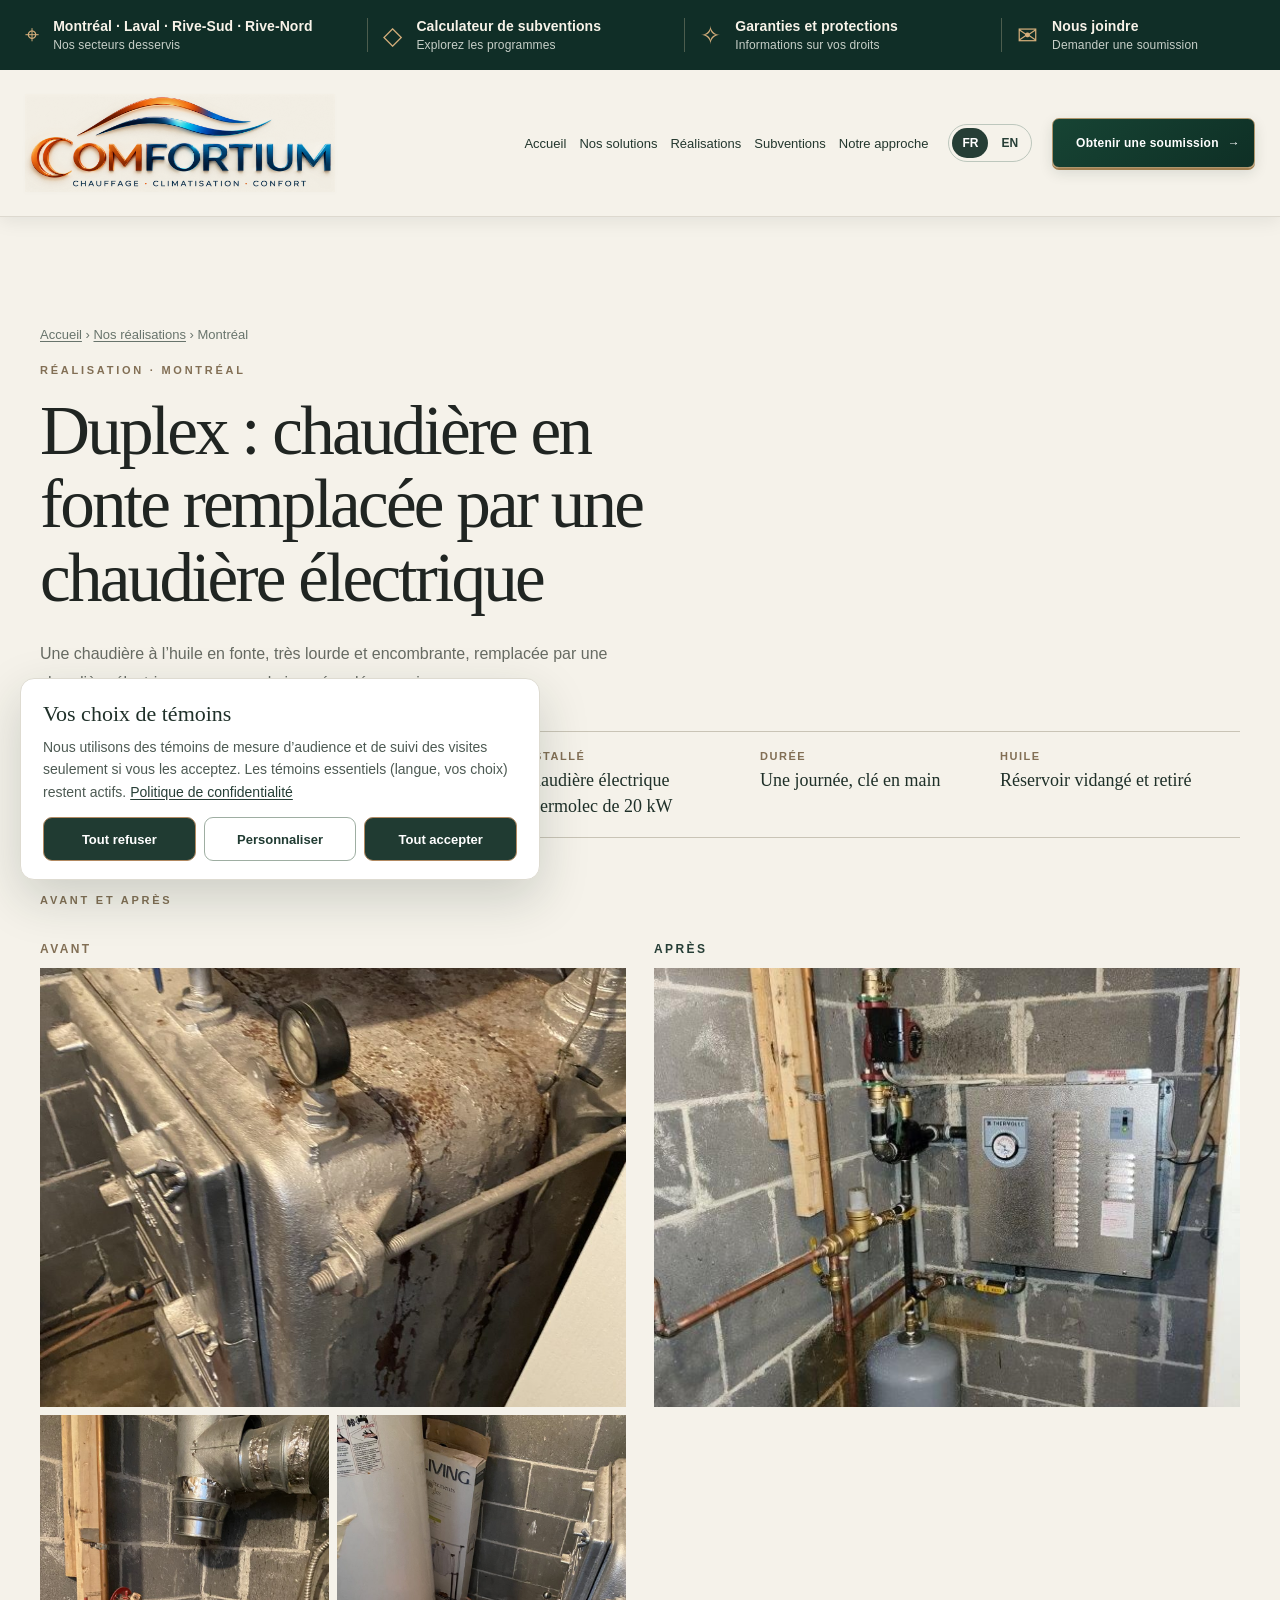
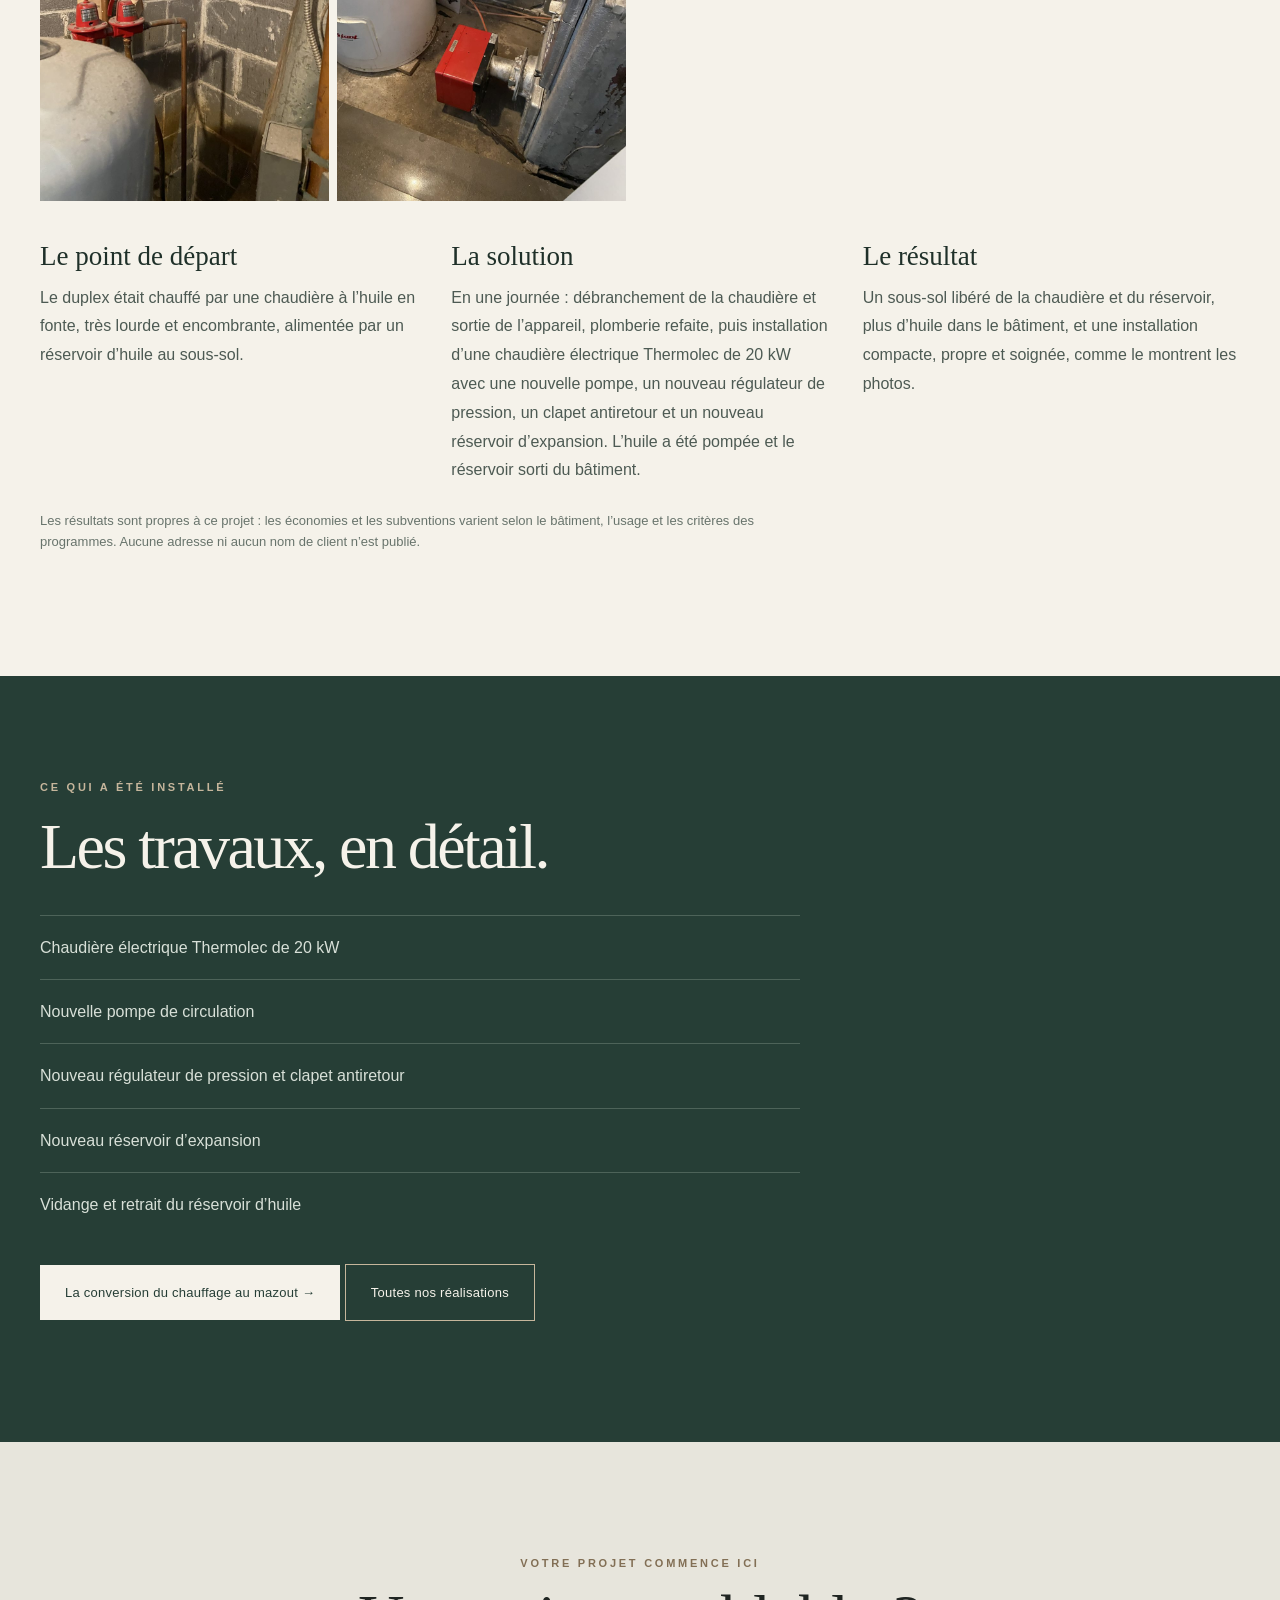
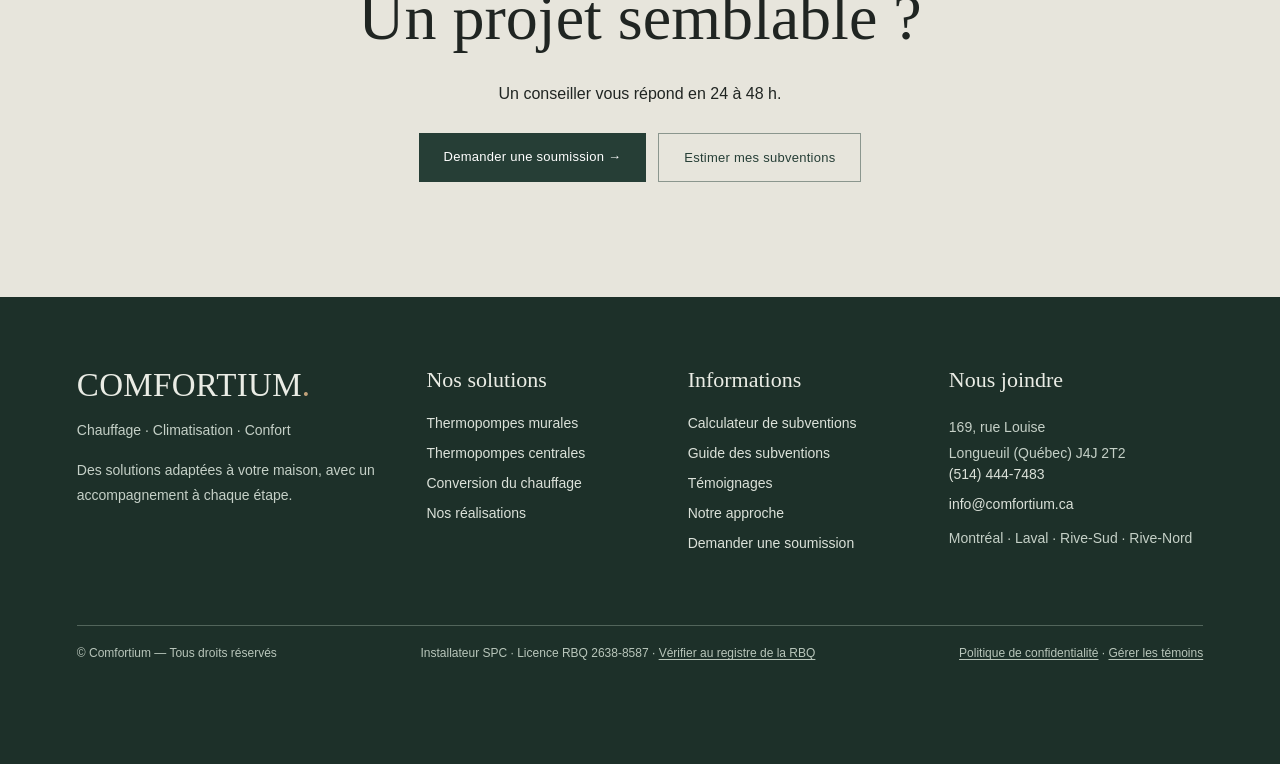
<file: projet-montreal-duplex-chaudiere-electrique.html>
<!DOCTYPE html>

<html lang="fr"><head><meta charset="utf-8"/><meta content="width=device-width,initial-scale=1" name="viewport"/><title>Duplex : chaudière en fonte remplacée par une chaudière électrique — Montréal | Comfortium</title>
<meta name="description" content="Une chaudière à l’huile en fonte, très lourde et encombrante, remplacée en une seule journée par une chaudière électrique Thermolec de 20 kW. Réservoir d’huile vidangé et retiré."/>
<link rel="canonical" href="https://comfortium.ca/projet-montreal-duplex-chaudiere-electrique"/>
<meta property="og:type" content="website"/>
<meta property="og:site_name" content="Comfortium"/>
<meta property="og:locale" content="fr_CA"/>
<meta property="og:url" content="https://comfortium.ca/projet-montreal-duplex-chaudiere-electrique"/>
<meta property="og:title" content="Duplex : chaudière en fonte remplacée par une chaudière électrique — Montréal | Comfortium"/>
<meta property="og:description" content="Une chaudière à l’huile en fonte, très lourde et encombrante, remplacée en une seule journée par une chaudière électrique Thermolec de 20 kW. Réservoir d’huile vidangé et retiré."/>
<meta property="og:image" content="https://comfortium.ca/realisations/montreal-duplex-chaudiere-electrique-1.jpg"/>
<meta property="og:image:alt" content="Chaudière électrique Thermolec de 20 kW avec nouvelle pompe et nouveau réservoir d’expansion, duplex à Montréal"/>
<style>
:root{--cream:#f5f2ea;--green:#263e36;--ink:#202522;--muted:#676b63;--gold:#aa9273}*{box-sizing:border-box}html{scroll-behavior:smooth}body{margin:0;background:var(--cream);color:var(--ink);font-family:Arial,Helvetica,sans-serif}a{text-decoration:none;color:inherit}header{position:sticky;top:0;z-index:20;background:#f5f2eaf2;backdrop-filter:blur(14px);border-bottom:1px solid #ddd9cf}.nav{max-width:1280px;margin:auto;padding:21px 35px;display:flex;align-items:center;gap:35px}.brand{font-family:Georgia,serif;font-size:30px;letter-spacing:-1px;color:var(--green);margin-right:auto}.navlinks{display:flex;gap:28px;font-size:13px}.btn{display:inline-block;background:var(--green);color:white;padding:16px 25px;font-size:13px;letter-spacing:.02em}.btn.outline{background:transparent;border:1px solid #8b968e;color:var(--green)}.hero{min-height:680px;position:relative;display:flex;align-items:center;color:white;background:linear-gradient(90deg,rgba(17,35,29,.86),rgba(17,35,29,.22)),url("thermopompe-hero.jpg") center/cover}.hero-inner{max-width:1280px;margin:auto;width:100%;padding:90px 48px}.eyebrow{text-transform:uppercase;letter-spacing:.25em;font-size:11px;font-weight:bold}.hero h1{font:normal clamp(52px,7vw,104px)/1.03 Georgia,serif;letter-spacing:-.045em;max-width:820px;margin:28px 0}.hero p{font-size:18px;line-height:1.7;max-width:520px;color:#e7e9e4;margin-bottom:34px}.actions{display:flex;gap:14px;flex-wrap:wrap}.hero .btn{background:#f5f2ea;color:#263e36}.hero .btn.outline{background:transparent;border:1px solid #e6e6de;color:white}.strip{display:grid;grid-template-columns:repeat(3,1fr);gap:0;border-bottom:1px solid #ddd9cf}.strip div{text-align:center;padding:30px 15px;border-right:1px solid #ddd9cf;font-size:13px}.section{max-width:1280px;margin:auto;padding:110px 40px}.section h2{font:normal clamp(40px,5vw,67px)/1.13 Georgia,serif;letter-spacing:-.04em;margin:18px 0 32px}.section .intro{max-width:600px;color:var(--muted);line-height:1.8}.grid{display:grid;grid-template-columns:repeat(3,1fr);gap:22px;margin-top:45px}.service{background:#eae9e2;min-height:390px;display:flex;flex-direction:column;justify-content:end;padding:30px;border-top:3px solid var(--green)}.service b{font:normal 31px Georgia,serif}.service p{line-height:1.7;color:#555f58}.dark{background:var(--green);color:#f5f2ea}.dark .section{padding-top:105px;padding-bottom:105px}.dark p{color:#d8e0d8;line-height:1.8;max-width:600px}.split{display:grid;grid-template-columns:1fr 1fr;gap:75px;align-items:center}.photo{min-height:420px;background:linear-gradient(140deg,#8b9e90,#314d42);display:flex;align-items:center;justify-content:center;color:#e7ede8;font:normal 27px Georgia,serif;text-align:center;padding:30px}.steps{display:grid;grid-template-columns:repeat(3,1fr);gap:28px;margin-top:50px}.step{border-top:1px solid #9eaea2;padding-top:24px}.step strong{font:normal 28px Georgia,serif}.step p{font-size:14px}.videos{display:grid;grid-template-columns:repeat(3,1fr);gap:20px;margin-top:40px}.video{aspect-ratio:4/3;background:#d7d9d5;display:flex;align-items:center;justify-content:center;color:#516258;text-align:center;padding:22px}.video span{font-size:14px}.contact{background:#e7e5dc;text-align:center;padding:115px 25px}.contact h2{font:normal clamp(42px,5vw,70px) Georgia,serif;margin:12px auto 30px;max-width:700px}footer{background:#1e2e27;color:#ddd;padding:35px 45px;display:flex;justify-content:space-between;gap:20px;font-size:13px}.notice{position:fixed;bottom:18px;left:18px;z-index:30;background:#fff;color:#25382d;box-shadow:0 4px 25px #0002;padding:12px 16px;font-size:12px;max-width:350px}.chat{position:fixed;bottom:20px;right:20px;background:var(--green);color:white;border:0;padding:16px 19px;border-radius:100px;box-shadow:0 8px 25px #0003;cursor:pointer}.chatnote{display:none;position:fixed;bottom:83px;right:20px;background:white;padding:22px;max-width:280px;box-shadow:0 6px 35px #0002;z-index:30;font-size:14px;line-height:1.5}.chatnote.show{display:block}@media(max-width:750px){.nav{padding:17px 20px}.navlinks{display:none}.brand{font-size:26px}.hero{min-height:600px}.hero-inner{padding:70px 25px}.strip,.grid,.split,.steps,.videos{grid-template-columns:1fr}.section{padding:70px 24px}.service{min-height:220px}.strip div{padding:19px}footer{flex-direction:column}.notice{bottom:10px;left:10px;right:80px}.chat{bottom:14px;right:12px}}
@media(prefers-reduced-motion:reduce){html{scroll-behavior:auto}}

/* Animations progressives au scroll */
.reveal{opacity:0;transform:translateY(48px);transition:opacity .85s cubic-bezier(.2,.7,.2,1),transform .85s cubic-bezier(.2,.7,.2,1)}.reveal.visible{opacity:1;transform:translateY(0)}.service,.video{transition:transform .55s ease,filter .55s ease}.service:hover,.video:hover{transform:translateY(-8px)}.hero{background-attachment:fixed}.scroll-progress{position:fixed;top:0;left:0;height:3px;background:#aa9273;z-index:100;width:0}.scroll-cue{position:absolute;bottom:24px;left:50%;transform:translateX(-50%);color:#fff;font-size:11px;letter-spacing:.22em;animation:cue 1.6s infinite alternate}@keyframes cue{to{transform:translate(-50%,9px);opacity:.4}}.photo{position:sticky;top:110px}.video{min-height:270px}@media(max-width:750px){.hero{background-attachment:scroll}.photo{position:relative;top:auto}.video{min-height:320px}}@media(prefers-reduced-motion:reduce){.reveal{opacity:1;transform:none;transition:none}.scroll-cue{animation:none}}
</style><style>
/* Cartes produits V4 : images et textes séparés, sans superposition */
.solution-grid{align-items:stretch;gap:22px}.solution-card{display:block;min-height:0;padding:0!important;border-top:0!important;background:#fdfcf8!important;overflow:hidden;position:relative;box-shadow:0 10px 28px rgba(27,43,34,.065)}.solution-image{height:270px;overflow:hidden;background:#e0e0d9}.solution-image img{display:block;width:100%;height:100%;object-fit:cover;object-position:center;transition:transform .65s ease}.solution-card:hover .solution-image img{transform:scale(1.045)}.solution-content{min-height:185px;padding:25px 28px 30px;position:relative}.solution-content h3{font:normal clamp(25px,2.3vw,33px)/1.14 Georgia,serif;letter-spacing:-.025em;margin:0 0 13px;color:#263e36}.solution-content p{font-size:15px;line-height:1.65;color:#555f58;margin:0;padding-right:12px}.solution-arrow{position:absolute;right:23px;bottom:19px;color:#263e36;font-size:22px}@media(max-width:750px){.solution-image{height:245px}.solution-content{min-height:160px;padding:23px 24px 35px}}
</style><style>
.trust-metrics{display:grid;grid-template-columns:repeat(3,1fr);border-bottom:1px solid #d9d7cd;background:#f5f2ea}.metric{padding:40px 25px;text-align:center;border-right:1px solid #d9d7cd;display:flex;flex-direction:column;align-items:center;gap:12px}.metric strong{font:normal clamp(34px,4vw,62px) Georgia,serif;color:#263e36;line-height:1}.metric span{font-size:12px;letter-spacing:.04em;color:#555f58;max-width:260px}.gallery-heading{display:flex;align-items:end;justify-content:space-between;gap:20px}.gallery-controls{display:flex;gap:12px;padding-bottom:28px}.gallery-controls button{width:49px;height:49px;border:1px solid #263e36;background:transparent;color:#263e36;border-radius:50%;font-size:23px;cursor:pointer}.gallery-controls button:hover{background:#263e36;color:white}.gallery-track{display:flex;gap:19px;overflow-x:auto;scroll-snap-type:x mandatory;scroll-behavior:smooth;padding-bottom:16px;scrollbar-color:#8e9d90 transparent}.gallery-item{flex:0 0 min(32%,380px);margin:0;scroll-snap-align:start;background:#e6e5de;overflow:hidden}.gallery-item img{display:block;width:100%;height:360px;object-fit:cover;transition:transform .5s}.gallery-item:hover img{transform:scale(1.04)}.gallery-item figcaption{padding:15px 18px;font-size:12px;color:#45554b}.gallery-note{font-size:13px;color:#626b62;margin-top:16px}.reviews-band{background:#e8e5dc}.reviews-band h2{font:normal clamp(40px,5vw,65px) Georgia,serif}.reviews-band p{max-width:620px;line-height:1.7}.review-placeholder{padding:38px;border:1px solid #c6c9c0;margin-top:32px;color:#5e675f;font-size:14px}@media(max-width:750px){.trust-metrics{grid-template-columns:1fr}.metric{padding:22px;border-bottom:1px solid #ddd}.metric strong{font-size:38px}.gallery-heading{align-items:center}.gallery-item{flex-basis:80%}.gallery-item img{height:290px}.gallery-controls button{width:42px;height:42px}}
</style><style>.gallery-item{background:#f0eee8;flex-basis:min(37%,440px)}.gallery-image-button{display:block;position:relative;border:0;padding:0;width:100%;cursor:zoom-in;background:#e5e5de;overflow:hidden}.gallery-image-button img{height:340px;width:100%;object-fit:cover;object-position:center}.gallery-item figcaption{padding:19px 20px;display:flex;flex-direction:column;gap:6px}.gallery-item figcaption strong{font:normal 24px Georgia,serif;color:#263e36}.gallery-item figcaption small{font-size:12px;color:#667067}.zoom-label{position:absolute;bottom:15px;right:15px;background:#f5f2ea;color:#263e36;padding:9px 12px;font-size:12px}.lightbox{border:0;background:#f5f2ea;max-width:min(900px,92vw);max-height:92vh;padding:20px;box-shadow:0 20px 80px #0006}.lightbox::backdrop{background:#111b17db}.lightbox img{display:block;max-width:100%;max-height:75vh;object-fit:contain;margin:auto}.lightbox p{font-size:13px;color:#526158}.lightbox-close{position:absolute;right:15px;top:10px;border:0;background:#263e36;color:white;font-size:26px;cursor:pointer;width:42px;height:42px}@media(max-width:750px){.gallery-item{flex-basis:83%}.gallery-image-button img{height:280px}}@media(prefers-reduced-motion:reduce){.gallery-track{scroll-behavior:auto}}</style><style>
/* V7: galerie photo épurée sans légendes individuelles */
.gallery-section{padding-top:96px;padding-bottom:100px}
.gallery-heading{align-items:end;margin-bottom:30px}
.gallery-heading h2{margin:0;font-size:clamp(46px,5.5vw,76px);letter-spacing:-.045em}
.gallery-item{background:transparent;overflow:hidden}
.gallery-image-button{border-radius:2px;overflow:hidden}
.gallery-image-button img{height:clamp(290px,30vw,460px);object-fit:cover;transition:transform .7s cubic-bezier(.2,.8,.2,1)}
.gallery-image-button:hover img{transform:scale(1.045)}
.gallery-track{scroll-snap-type:x mandatory}
.gallery-item{scroll-snap-align:start}
@media(max-width:750px){.gallery-section{padding-top:65px;padding-bottom:70px}.gallery-heading h2{font-size:44px}.gallery-image-button img{height:330px}}
</style><style>
/* V8 : seule l'en-tête est remplacée, le reste de V7 est inchangé */
.premium-header{position:sticky;top:0;z-index:40;background:#f5f2ea;box-shadow:0 3px 14px rgba(14,31,26,.08)}
.utility-bar{background:#102e27;color:#f5f0e6}
.utility-inner{max-width:1600px;margin:auto;min-height:37px;padding:7px 28px;display:flex;align-items:center;justify-content:space-between;gap:16px;font-size:12px;letter-spacing:.01em}
.utility-inner a{color:inherit;text-decoration:none}.utility-inner a:hover{text-decoration:underline}
.premium-nav{max-width:1600px;min-height:116px;padding:12px 28px;gap:28px}
.premium-brand{display:flex;align-items:center;margin-right:auto;flex:0 1 370px;min-width:210px}
.premium-brand img{display:block;width:100%;height:auto;max-height:110px;object-fit:contain;object-position:left center;mix-blend-mode:multiply;filter:drop-shadow(0 1px 2px rgba(0,0,0,.09))}
.premium-nav .navlinks{display:flex;align-items:center;gap:clamp(13px,2vw,30px);white-space:nowrap}
.premium-nav .navlinks a{font-size:14px;color:#23372e;transition:color .2s}.premium-nav .navlinks a:hover{color:#9a7549}
.premium-cta{background:linear-gradient(140deg,#174434,#0e2f25);border:1px solid #af956b;box-shadow:0 5px 14px #142a241f,0 2px 0 #ae8755;padding:19px 22px;white-space:nowrap;border-radius:5px;font-weight:600;transition:transform .2s,box-shadow .2s}
.premium-cta:hover{transform:translateY(-2px);box-shadow:0 9px 18px #142a242a,0 2px 0 #ae8755}
.premium-cta span{padding-left:9px}
@media(max-width:1100px){.utility-inner span:nth-child(2),.utility-inner a:nth-child(4){display:none}.premium-brand{flex-basis:270px}.premium-nav{gap:14px}.premium-nav .navlinks{gap:14px}}
@media(max-width:750px){.utility-inner{min-height:30px;padding:6px 13px;font-size:10px}.utility-inner span:nth-child(3){display:none}.premium-nav{min-height:75px;padding:8px 12px;gap:8px}.premium-brand{min-width:0;flex:1 1 190px}.premium-brand img{max-height:66px}.premium-nav .navlinks{display:none}.premium-cta{font-size:11px;padding:12px 10px;white-space:normal;max-width:145px;text-align:center}}
</style><style>
/* V9: header-only layout override; other sections unchanged */
.premium-header{position:sticky;top:0;z-index:40;background:#f5f2ea;box-shadow:0 4px 18px rgba(14,31,26,.08)}
.utility-bar{background:#102e27;color:#f8f3e9}
.utility-inner{max-width:1760px;margin:auto;min-height:70px;padding:11px 42px;display:grid;grid-template-columns:1.3fr 1.2fr 1.2fr 1fr;gap:22px;align-items:center;font-size:14px}
.utility-item{display:flex;gap:14px;align-items:center;min-width:0;color:inherit;text-decoration:none}
.utility-item:not(:first-child){border-left:1px solid rgba(232,215,179,.28);padding-left:24px}
.utility-item strong,.utility-item small{display:block;white-space:nowrap}
.utility-item strong{font-weight:600;font-size:14px;letter-spacing:.005em}
.utility-item small{font-size:12px;color:#c7cfc8;margin-top:4px}
.utility-symbol{font-size:25px;color:#d4ae7b;flex-shrink:0}
.premium-nav{max-width:1760px;margin:auto;min-height:146px;padding:18px 42px;display:flex;align-items:center;gap:clamp(20px,2.6vw,48px)}
.premium-brand{display:flex;align-items:center;margin-right:auto;flex:0 1 430px;min-width:260px}
.premium-brand img{display:block;width:100%;max-height:116px;object-fit:contain;object-position:left center;mix-blend-mode:multiply;filter:drop-shadow(0 1px 2px rgba(0,0,0,.06))}
.premium-nav .navlinks{display:flex;align-items:center;gap:clamp(14px,1.55vw,30px);white-space:nowrap}
.premium-nav .navlinks a{font-size:15px;color:#23372e;transition:color .2s}
.premium-nav .navlinks a:hover{color:#9a7549}
.premium-cta{background:linear-gradient(140deg,#174434,#0e2f25);border:1px solid #af956b;box-shadow:0 5px 14px #142a241f,0 2px 0 #ae8755;padding:20px 24px;white-space:nowrap;border-radius:7px;font-weight:600;transition:transform .2s,box-shadow .2s}
.premium-cta:hover{transform:translateY(-2px);box-shadow:0 9px 18px #142a242a,0 2px 0 #ae8755}
.premium-cta span{padding-left:9px}
@media(max-width:1300px){.utility-inner{padding:10px 25px;gap:12px}.utility-item:not(:first-child){padding-left:15px}.premium-nav{padding:15px 25px;gap:20px}.premium-brand{flex-basis:310px;min-width:220px}.premium-nav .navlinks{gap:13px}.premium-nav .navlinks a{font-size:13px}.premium-cta{padding:17px 14px;font-size:12px}}
@media(max-width:980px){.utility-inner{grid-template-columns:1fr 1fr;min-height:60px}.utility-guarantees{display:none}.utility-contact{display:none}.utility-item:nth-child(2){border-left:1px solid rgba(232,215,179,.28)}.premium-nav{min-height:104px}.premium-brand{flex:1 1 270px}.premium-nav .navlinks{display:none}.premium-brand img{max-height:92px}}
@media(max-width:580px){.utility-inner{min-height:52px;padding:9px 13px;gap:8px}.utility-item{gap:6px}.utility-item:not(:first-child){padding-left:9px}.utility-symbol{font-size:18px}.utility-item strong{font-size:10px}.utility-item small{font-size:9px}.premium-nav{min-height:82px;padding:8px 12px;gap:8px}.premium-brand{min-width:0;flex:1 1 180px}.premium-brand img{max-height:75px}.premium-cta{font-size:11px;padding:12px 10px;white-space:normal;max-width:148px;text-align:center}}
</style><style>
.reviews-band{background:#eae8df;color:#243b32}.reviews-band .section{max-width:1280px}.reviews-intro{max-width:770px;line-height:1.7;color:#5a655e}.reviews-grid{display:grid;grid-template-columns:repeat(3,minmax(0,1fr));gap:20px;margin-top:38px}.review-card{padding:32px;background:#f7f5ee;border:1px solid #d6d5cb;display:flex;flex-direction:column;min-height:310px}.review-stars{color:#aa8860;letter-spacing:3px}.review-card blockquote{font:normal 19px/1.6 Georgia,serif;margin:23px 0;flex:1}.review-by{font-weight:700;font-size:14px}.review-by span{color:#637068;font-weight:400}.reviews-disclaimer{font-size:12px;color:#667168;margin-top:22px}.footer-premium{background:#1d3029;color:#eaece5;display:block;padding:70px 6% 20px}.footer-grid{max-width:1300px;margin:auto;display:grid;grid-template-columns:1.4fr 1fr 1fr 1.15fr;gap:40px}.footer-grid h3{font:normal 22px Georgia,serif;margin:0 0 22px}.footer-grid a{display:block;margin:0 0 14px;color:#dbe1d9;text-decoration:none;font-size:14px}.footer-grid a:hover{text-decoration:underline}.footer-grid p,.footer-grid address{font-style:normal;color:#c5d0c7;font-size:14px;line-height:1.8}.footer-brand{font:normal 33px Georgia,serif;letter-spacing:.01em}.footer-brand span{color:#c0a17a}.footer-bottom{max-width:1300px;margin:60px auto 0;padding-top:20px;border-top:1px solid #52655b;display:flex;justify-content:space-between;gap:15px;color:#b9c6bb;font-size:12px}@media(max-width:900px){.reviews-grid{grid-template-columns:1fr}.footer-grid{grid-template-columns:repeat(2,minmax(0,1fr))}}@media(max-width:560px){.footer-grid{grid-template-columns:1fr}.footer-bottom{flex-direction:column}.footer-premium{padding:55px 24px 22px}}
</style><style>#formulaire-integre{max-width:850px}#comfortium-chat-original{color-scheme:normal}@media(max-width:700px){#comfortium-chat-original{width:100vw;height:105px;bottom:0;transition:height .2s}body:has(#comfortium-chat-original){} }</style><style>
/* Comfortium V15 shared design tokens: visual-only overrides */
:root{--cv-forest:#203b32;--cv-ivory:#f5f2ea;--cv-orange:#dc762b;--cv-blue:#176f9c;--cv-ink:#263b32}
html{scroll-padding-top:110px}body{overflow-x:hidden}
#lead-form,.lead-form-card{box-sizing:border-box!important;width:100%!important;max-width:100%!important;margin:0 auto!important;background:#fff!important;color:var(--cv-ink)!important;border:1px solid #dedbd1!important;border-radius:18px!important;box-shadow:0 12px 34px rgba(22,44,35,.08)!important;padding:clamp(20px,4vw,42px)!important}
#lead-form *{box-sizing:border-box!important}
#lead-form .lf-label{color:var(--cv-forest)!important;font-weight:600!important}
#lead-form .input-field,#lead-form .textarea-field{background:#fcfbf8!important;color:#203b32!important;border:1px solid #c9d0c8!important;border-radius:9px!important;box-shadow:none!important;min-width:0!important;width:100%!important}
#lead-form .input-field:focus,#lead-form .textarea-field:focus{border-color:var(--cv-blue)!important;outline:2px solid rgba(23,111,156,.18)!important;outline-offset:1px!important}
#lead-form .lf-row{display:grid!important;grid-template-columns:repeat(2,minmax(0,1fr))!important;gap:15px!important}
#lead-form .lf-field{min-width:0!important}
#lead-form .lf-submit{background:var(--cv-forest)!important;color:#fff!important;border:1px solid #b28a62!important;border-radius:10px!important;box-shadow:none!important;min-height:50px!important}
#lead-form .lf-submit:hover{background:#305447!important}
#lead-form .privacy-note{color:#68746c!important}
@media(max-width:580px){#lead-form .lf-row{grid-template-columns:1fr!important}#lead-form,.lead-form-card{padding:20px!important}}
</style><style>
#comfortium-language-switch{display:flex;align-items:center;gap:3px;padding:3px;border:1px solid #bdc7bd;border-radius:99px;flex-shrink:0}
#comfortium-language-switch button{border:0;background:transparent;color:#263e36;font:600 12px Arial;padding:8px 10px;border-radius:99px;cursor:pointer}
#comfortium-language-switch button[aria-pressed="true"]{background:#263e36;color:#fff}
#chatCloseButton{flex:0 0 auto;width:38px;height:38px;border-radius:50%;border:1px solid #b9c8c0;background:#f5f2ea;color:#203b32;font-size:26px;line-height:1;cursor:pointer;display:grid;place-items:center;margin-left:8px;z-index:2}
#chatCloseButton:focus-visible{outline:3px solid #e38b38;outline-offset:2px}
#chatWindow{isolation:isolate}
@media(max-width:800px){.premium-nav{flex-wrap:wrap!important;gap:8px!important}#comfortium-language-switch{margin-left:auto}.premium-nav .navlinks{display:none!important}}
</style><style id="comfortium-v20-chat-fixes">
#chatBubble.chat-is-open{visibility:hidden!important;pointer-events:none!important}
#chatWindow .quick-replies{display:flex!important;flex-wrap:wrap!important;gap:8px!important;margin-top:10px!important;max-width:100%!important}
#chatWindow .qr-btn{appearance:none!important;display:inline-flex!important;align-items:center!important;white-space:normal!important;text-align:left!important;background:#fff!important;border:1px solid #d7dfd8!important;border-radius:999px!important;padding:10px 14px!important;color:#203b32!important;font:600 12px/1.35 system-ui,sans-serif!important;box-shadow:0 2px 7px rgba(0,0,0,.06)!important;max-width:100%!important}
#chatWindow .qr-btn:hover{background:#eaf2ed!important;border-color:#769788!important}
#chatWindow .chat-messages{min-height:0!important}
#chatWindow .chat-head-row{min-width:0!important}
#chatWindow .chat-head-name{overflow-wrap:anywhere!important}
@media(max-width:550px){#chatWindow{max-height:calc(100dvh - 100px)!important}#chatWindow .qr-btn{font-size:12px!important}}
</style><style>.footer-bottom{padding-bottom:84px}.licence-note a:hover{opacity:.8}</style>
<style>
/* Formulaire de soumission natif — design Comfortium */
#lead-form.qf-card{box-sizing:border-box;width:100%;max-width:826px;margin:42px auto 0;background:#fff;color:#263b32;border:1px solid #dedbd1;border-radius:18px;box-shadow:0 12px 34px rgba(22,44,35,.08);padding:34px;text-align:left;font-family:Arial,Helvetica,sans-serif}
.qf-row{display:grid;grid-template-columns:repeat(2,minmax(0,1fr));gap:15px}
.qf-field{min-width:0}
.qf-label{display:block;font-size:11px;font-weight:600;letter-spacing:.1em;text-transform:uppercase;color:#203b32;margin-bottom:6px}
.qf-input{box-sizing:border-box;display:block;width:100%;background:#fcfbf8;color:#203b32;border:1px solid #c9d0c8;border-radius:9px;padding:12px 16px;font:14px Arial,Helvetica,sans-serif;margin:0 0 16px}
.qf-input:focus{outline:2px solid rgba(38,62,54,.22);outline-offset:1px;border-color:#263e36}
textarea.qf-input{min-height:90px;resize:vertical;line-height:1.6}
select.qf-input{cursor:pointer}
.qf-error,.qf-success{display:none;border-radius:10px;padding:12px 14px;font-size:13px;line-height:1.5;margin:0 0 12px}
.qf-error{background:#fdf3f2;border:1px solid #e9b4ad;color:#9f2d20}
.qf-success{background:#f1f6f2;border:1px solid #a9c7b1;color:#1f5133;font-weight:600;text-align:center}
#lfSubmitBtn{display:block;width:100%;min-height:50px;background:#203b32;color:#fff;border:1px solid #b28a62;border-radius:10px;font:700 14px Arial,Helvetica,sans-serif;letter-spacing:.01em;cursor:pointer;margin-top:4px}
#lfSubmitBtn:hover{background:#305447}
#lfSubmitBtn:disabled{opacity:.6;cursor:not-allowed}
.qf-note{font-size:11px;line-height:1.6;color:#68746c;text-align:center;margin:12px 0 0}
@media(max-width:700px){#lead-form.qf-card{padding:20px}.qf-row{grid-template-columns:1fr;gap:0}}
</style>
<script>window.dataLayer=window.dataLayer||[];function gtag(){dataLayer.push(arguments);}
/* Loi 25 : témoins refusés par défaut, jusqu'au consentement (bannière à venir). */
gtag('consent','default',{analytics_storage:'denied',ad_storage:'denied',ad_user_data:'denied',ad_personalization:'denied'});
gtag('js',new Date());gtag('config','G-3FQPV0JGVG');</script>
<script async src="https://www.googletagmanager.com/gtag/js?id=G-3FQPV0JGVG"></script>
<script type="application/ld+json">[{"@context": "https://schema.org", "@type": "Article", "headline": "Duplex : chaudière en fonte remplacée par une chaudière électrique — Montréal", "description": "Une chaudière à l’huile en fonte, très lourde et encombrante, remplacée en une seule journée par une chaudière électrique Thermolec de 20 kW. Réservoir d’huile vidangé et retiré.", "inLanguage": "fr-CA", "image": ["https://comfortium.ca/realisations/montreal-duplex-chaudiere-electrique-1.jpg", "https://comfortium.ca/realisations/montreal-duplex-chaudiere-electrique-2.jpg", "https://comfortium.ca/realisations/montreal-duplex-chaudiere-electrique-3.jpg", "https://comfortium.ca/realisations/montreal-duplex-chaudiere-electrique-4.jpg"], "datePublished": "2026-10-29", "url": "https://comfortium.ca/projet-montreal-duplex-chaudiere-electrique", "mainEntityOfPage": "https://comfortium.ca/projet-montreal-duplex-chaudiere-electrique", "contentLocation": {"@type": "Place", "name": "Montréal, Québec"}, "author": {"@type": "Organization", "name": "Comfortium", "url": "https://comfortium.ca/"}, "publisher": {"@type": "Organization", "name": "Comfortium", "url": "https://comfortium.ca/"}}, {"@context": "https://schema.org", "@type": "BreadcrumbList", "itemListElement": [{"@type": "ListItem", "position": 1, "name": "Accueil", "item": "https://comfortium.ca/"}, {"@type": "ListItem", "position": 2, "name": "Nos réalisations", "item": "https://comfortium.ca/realisations"}, {"@type": "ListItem", "position": 3, "name": "Montréal", "item": "https://comfortium.ca/projet-montreal-duplex-chaudiere-electrique"}]}]</script>
<style>.mz-hero h1{font:normal clamp(44px,5.4vw,76px)/1.06 Georgia,serif;letter-spacing:-.04em;margin:18px 0 26px;max-width:640px}.mz-actions{display:flex;flex-wrap:wrap;gap:12px;margin-top:30px}.mz-list{list-style:none;padding:0;margin:30px 0 0;max-width:760px}.mz-list li{border-top:1px solid #4d6359;padding:18px 0;color:#d8e0d8;line-height:1.7}.mz-list strong{display:block;font:normal 22px Georgia,serif;color:#f5f2ea;margin-bottom:4px}.mz-small{font-size:13px}.service h3{font:normal 24px Georgia,serif;margin:0 0 10px}.pj-crumb{font-size:13px;color:#68746c;margin-bottom:22px}.pj-crumb a{text-decoration:underline;text-underline-offset:2px}.pj-facts{display:grid;grid-template-columns:repeat(auto-fit,minmax(180px,1fr));gap:0;border-top:1px solid #c9c4b6;margin-top:34px}.pj-facts div{padding:18px 18px 18px 0;border-bottom:1px solid #c9c4b6}.pj-facts dt{font:700 11px Arial,Helvetica,sans-serif;letter-spacing:.14em;text-transform:uppercase;color:#826f55;margin-bottom:6px}.pj-facts dd{margin:0;font:normal 18px/1.4 Georgia,serif;color:#1f3029}.pj-ba{display:grid;grid-template-columns:1fr 1fr;gap:28px;margin-top:36px}.pj-ba.pj-one{grid-template-columns:1fr}.pj-col h3{font:700 12px Arial,Helvetica,sans-serif;letter-spacing:.2em;text-transform:uppercase;margin:0 0 12px;color:#263e36}.pj-col.av h3{color:#826f55}.pj-shots{display:grid;grid-template-columns:repeat(2,1fr);gap:8px}.pj-shots a{display:block;background:#e6e5de;aspect-ratio:3/4;overflow:hidden}.pj-shots a:first-child{grid-column:1/3;aspect-ratio:4/3}.pj-shots img{width:100%;height:100%;object-fit:cover;display:block}.pj-story{display:grid;grid-template-columns:repeat(3,1fr);gap:34px;margin-top:40px}.pj-story h3{font:normal 27px Georgia,serif;margin:0 0 12px;color:#1f3029}.pj-story p{line-height:1.8;color:#4d5a53;margin:0}.pj-note{font-size:13px;color:#68746c;margin-top:26px;max-width:760px;line-height:1.6}@media(max-width:900px){.pj-ba,.pj-story{grid-template-columns:1fr}}</style>
<script src="consent.js" defer></script>
</head><body><div class="scroll-progress" id="scrollProgress"></div>
<header class="premium-header"><div class="utility-bar"><div class="utility-inner"><div class="utility-item"><span class="utility-symbol">⌖</span><span><strong>Montréal · Laval · Rive-Sud · Rive-Nord</strong><small><span data-i18n-en="Areas served" data-i18n-fr="Nos secteurs desservis">Nos secteurs desservis</span></small></span></div><a class="utility-item" href="calculateur-subvention.html"><span class="utility-symbol">◇</span><span><strong><span data-i18n-en="Rebate calculator" data-i18n-fr="Calculateur de subventions">Calculateur de subventions</span></strong><small><span data-i18n-en="Explore subsidy programs" data-i18n-fr="Explorez les programmes">Explorez les programmes</span></small></span></a><a class="utility-item utility-guarantees" href="index.html#subventions"><span class="utility-symbol">✧</span><span><strong><span data-i18n-en="Warranties and protections" data-i18n-fr="Garanties et protections">Garanties et protections</span></strong><small><span data-i18n-en="Information on your rights" data-i18n-fr="Informations sur vos droits">Informations sur vos droits</span></small></span></a><a class="utility-item utility-contact" href="index.html#soumission"><span class="utility-symbol">✉</span><span><strong><span data-i18n-en="Contact us" data-i18n-fr="Nous joindre">Nous joindre</span></strong><small><span data-i18n-en="Request a quote" data-i18n-fr="Demander une soumission">Demander une soumission</span></small></span></a></div></div><nav class="nav premium-nav"><a aria-label="Comfortium, accueil" class="premium-brand" href="index.html#accueil"><img alt="Comfortium — Chauffage, climatisation, confort" src="logo_comfortium_orange_bleu.png"/></a><div class="navlinks"><a href="index.html#accueil"><span data-i18n-en="Home" data-i18n-fr="Accueil">Accueil</span></a><a href="index.html#solutions"><span data-i18n-en="Our solutions" data-i18n-fr="Nos solutions">Nos solutions</span></a><a href="realisations.html"><span data-i18n-en="Projects" data-i18n-fr="Réalisations">Réalisations</span></a><a href="index.html#subventions"><span data-i18n-en="Subsidies" data-i18n-fr="Subventions">Subventions</span></a><a href="index.html#approche"><span data-i18n-en="Our approach" data-i18n-fr="Notre approche">Notre approche</span></a></div><div aria-label="Langue / Language" id="comfortium-language-switch" role="group"><button data-lang="fr" onclick="comfortiumSetLanguage('fr')" type="button">FR</button><button data-lang="en" onclick="comfortiumSetLanguage('en')" type="button">EN</button></div><a class="btn premium-cta" href="index.html#soumission"><span data-i18n-en="Get a quote" data-i18n-fr="Obtenir une soumission">Obtenir une soumission</span><span aria-hidden="true">→</span></a></nav></header>
<main id="projet"><section class="section mz-hero" style="padding-bottom:30px"><nav class="pj-crumb" aria-label="Fil d’Ariane"><a href="index.html"><span data-i18n-fr="Accueil" data-i18n-en="Home">Accueil</span></a> › <a href="realisations.html"><span data-i18n-fr="Nos réalisations" data-i18n-en="Our work">Nos réalisations</span></a> › Montréal</nav><div class="eyebrow" style="color:#826f55"><span data-i18n-fr="Réalisation · Montréal" data-i18n-en="Project · Montréal">Réalisation · Montréal</span></div><h1><span data-i18n-fr="Duplex : chaudière en fonte remplacée par une chaudière électrique" data-i18n-en="Duplex: cast-iron boiler replaced by an electric boiler">Duplex : chaudière en fonte remplacée par une chaudière électrique</span></h1><p class="intro"><span data-i18n-fr="Une chaudière à l’huile en fonte, très lourde et encombrante, remplacée par une chaudière électrique en une seule journée, clé en main." data-i18n-en="A very heavy, bulky cast-iron oil boiler replaced by an electric boiler in a single day, turnkey.">Une chaudière à l’huile en fonte, très lourde et encombrante, remplacée par une chaudière électrique en une seule journée, clé en main.</span></p><dl class="pj-facts"><div><dt><span data-i18n-fr="Bâtiment" data-i18n-en="Building">Bâtiment</span></dt><dd><span data-i18n-fr="Duplex" data-i18n-en="Duplex">Duplex</span></dd></div><div><dt><span data-i18n-fr="Avant" data-i18n-en="Before">Avant</span></dt><dd><span data-i18n-fr="Chaudière à l’huile en fonte et réservoir d’huile" data-i18n-en="Cast-iron oil boiler and oil tank">Chaudière à l’huile en fonte et réservoir d’huile</span></dd></div><div><dt><span data-i18n-fr="Installé" data-i18n-en="Installed">Installé</span></dt><dd><span data-i18n-fr="Chaudière électrique Thermolec de 20 kW" data-i18n-en="20 kW Thermolec electric boiler">Chaudière électrique Thermolec de 20 kW</span></dd></div><div><dt><span data-i18n-fr="Durée" data-i18n-en="Duration">Durée</span></dt><dd><span data-i18n-fr="Une journée, clé en main" data-i18n-en="One day, turnkey">Une journée, clé en main</span></dd></div><div><dt><span data-i18n-fr="Huile" data-i18n-en="Oil">Huile</span></dt><dd><span data-i18n-fr="Réservoir vidangé et retiré" data-i18n-en="Tank emptied and removed">Réservoir vidangé et retiré</span></dd></div></dl></section><section class="section" style="padding-top:10px"><div class="eyebrow" style="color:#826f55"><span data-i18n-fr="Avant et après" data-i18n-en="Before and after">Avant et après</span></div><div class="pj-ba"><div class="pj-col av"><h3><span data-i18n-fr="Avant" data-i18n-en="Before">Avant</span></h3><div class="pj-shots"><a href="realisations/montreal-duplex-chaudiere-electrique-2.jpg" target="_blank" rel="noopener"><img src="realisations/montreal-duplex-chaudiere-electrique-2.jpg" alt="Ancienne chaudière à l’huile en fonte, avant les travaux, duplex à Montréal" width="900" height="1200" loading="lazy"/></a><a href="realisations/montreal-duplex-chaudiere-electrique-3.jpg" target="_blank" rel="noopener"><img src="realisations/montreal-duplex-chaudiere-electrique-3.jpg" alt="Ancien réservoir d’huile et ses raccords, avant les travaux, duplex à Montréal" width="900" height="1200" loading="lazy"/></a><a href="realisations/montreal-duplex-chaudiere-electrique-4.jpg" target="_blank" rel="noopener"><img src="realisations/montreal-duplex-chaudiere-electrique-4.jpg" alt="Brûleur de l’ancienne chaudière à l’huile, avant les travaux, duplex à Montréal" width="900" height="1200" loading="lazy"/></a></div></div><div class="pj-col ap"><h3><span data-i18n-fr="Après" data-i18n-en="After">Après</span></h3><div class="pj-shots"><a href="realisations/montreal-duplex-chaudiere-electrique-1.jpg" target="_blank" rel="noopener"><img src="realisations/montreal-duplex-chaudiere-electrique-1.jpg" alt="Chaudière électrique Thermolec de 20 kW avec nouvelle pompe et nouveau réservoir d’expansion, duplex à Montréal" width="576" height="768" loading="eager"/></a></div></div></div><div class="pj-story"><div><h3><span data-i18n-fr="Le point de départ" data-i18n-en="The starting point">Le point de départ</span></h3><p><span data-i18n-fr="Le duplex était chauffé par une chaudière à l’huile en fonte, très lourde et encombrante, alimentée par un réservoir d’huile au sous-sol." data-i18n-en="The duplex was heated by a very heavy, bulky cast-iron oil boiler, fed by an oil tank in the basement.">Le duplex était chauffé par une chaudière à l’huile en fonte, très lourde et encombrante, alimentée par un réservoir d’huile au sous-sol.</span></p></div><div><h3><span data-i18n-fr="La solution" data-i18n-en="The solution">La solution</span></h3><p><span data-i18n-fr="En une journée : débranchement de la chaudière et sortie de l’appareil, plomberie refaite, puis installation d’une chaudière électrique Thermolec de 20 kW avec une nouvelle pompe, un nouveau régulateur de pression, un clapet antiretour et un nouveau réservoir d’expansion. L’huile a été pompée et le réservoir sorti du bâtiment." data-i18n-en="In one day: the boiler was disconnected and taken out, the plumbing was redone, then a 20 kW Thermolec electric boiler was installed with a new pump, a new pressure regulator, a check valve and a new expansion tank. The oil was pumped out and the tank removed from the building.">En une journée : débranchement de la chaudière et sortie de l’appareil, plomberie refaite, puis installation d’une chaudière électrique Thermolec de 20 kW avec une nouvelle pompe, un nouveau régulateur de pression, un clapet antiretour et un nouveau réservoir d’expansion. L’huile a été pompée et le réservoir sorti du bâtiment.</span></p></div><div><h3><span data-i18n-fr="Le résultat" data-i18n-en="The result">Le résultat</span></h3><p><span data-i18n-fr="Un sous-sol libéré de la chaudière et du réservoir, plus d’huile dans le bâtiment, et une installation compacte, propre et soignée, comme le montrent les photos." data-i18n-en="A basement freed of the boiler and the tank, no more oil in the building, and a compact, clean and tidy installation, as the photos show.">Un sous-sol libéré de la chaudière et du réservoir, plus d’huile dans le bâtiment, et une installation compacte, propre et soignée, comme le montrent les photos.</span></p></div></div><p class="pj-note"><span data-i18n-fr="Les résultats sont propres à ce projet : les économies et les subventions varient selon le bâtiment, l’usage et les critères des programmes. Aucune adresse ni aucun nom de client n’est publié." data-i18n-en="Results are specific to this project: savings and rebates vary with the building, usage and program criteria. No client address or name is published.">Les résultats sont propres à ce projet : les économies et les subventions varient selon le bâtiment, l’usage et les critères des programmes. Aucune adresse ni aucun nom de client n’est publié.</span></p></section><section class="dark"><div class="section"><div class="eyebrow" style="color:#c6b69c"><span data-i18n-fr="Ce qui a été installé" data-i18n-en="What was installed">Ce qui a été installé</span></div><h2><span data-i18n-fr="Les travaux, en détail." data-i18n-en="The work, in detail.">Les travaux, en détail.</span></h2><ul class="mz-list"><li><span data-i18n-fr="Chaudière électrique Thermolec de 20 kW" data-i18n-en="20 kW Thermolec electric boiler">Chaudière électrique Thermolec de 20 kW</span></li><li><span data-i18n-fr="Nouvelle pompe de circulation" data-i18n-en="New circulation pump">Nouvelle pompe de circulation</span></li><li><span data-i18n-fr="Nouveau régulateur de pression et clapet antiretour" data-i18n-en="New pressure regulator and check valve">Nouveau régulateur de pression et clapet antiretour</span></li><li><span data-i18n-fr="Nouveau réservoir d’expansion" data-i18n-en="New expansion tank">Nouveau réservoir d’expansion</span></li><li><span data-i18n-fr="Vidange et retrait du réservoir d’huile" data-i18n-en="Oil tank emptied and removed">Vidange et retrait du réservoir d’huile</span></li></ul><p style="margin-top:28px"><a class="btn" href="elimination-mazout.html" style="background:#f5f2ea;color:#263e36"><span data-i18n-fr="La conversion du chauffage au mazout →" data-i18n-en="Oil heating conversion →">La conversion du chauffage au mazout →</span></a> <a class="btn outline" href="realisations.html" style="color:#f5f2ea;border-color:#c6b69c"><span data-i18n-fr="Toutes nos réalisations" data-i18n-en="All our work">Toutes nos réalisations</span></a></p></div></section><section class="contact"><div class="eyebrow" style="color:#826f55"><span data-i18n-fr="Votre projet commence ici" data-i18n-en="Your project starts here">Votre projet commence ici</span></div><h2><span data-i18n-fr="Un projet semblable ?" data-i18n-en="A similar project?">Un projet semblable ?</span></h2><p><span data-i18n-fr="Un conseiller vous répond en 24 à 48 h." data-i18n-en="An advisor replies within 24 to 48 hours.">Un conseiller vous répond en 24 à 48 h.</span></p><div class="mz-actions" style="justify-content:center"><a class="btn" href="index.html#soumission"><span data-i18n-fr="Demander une soumission →" data-i18n-en="Request a quote →">Demander une soumission →</span></a><a class="btn outline" href="calculateur-subvention.html"><span data-i18n-fr="Estimer mes subventions" data-i18n-en="Estimate my rebates">Estimer mes subventions</span></a></div></section></main><footer class="footer-premium"><div class="footer-grid"><div class="footer-about"><div class="footer-brand">COMFORTIUM<span>.</span></div><p><span data-i18n-en="Heating · Cooling · Comfort" data-i18n-fr="Chauffage · Climatisation · Confort">Chauffage · Climatisation · Confort</span></p><p><span data-i18n-en="Solutions tailored to your home, with support at every step." data-i18n-fr="Des solutions adaptées à votre maison, avec un accompagnement à chaque étape.">Des solutions adaptées à votre maison, avec un accompagnement à chaque étape.</span></p></div><div><h3><span data-i18n-en="Our solutions" data-i18n-fr="Nos solutions">Nos solutions</span></h3><a href="thermopompe-murale.html"><span data-i18n-en="Wall-mounted heat pumps" data-i18n-fr="Thermopompes murales">Thermopompes murales</span></a><a href="thermopompe-centrale.html"><span data-i18n-en="Central heat pumps" data-i18n-fr="Thermopompes centrales">Thermopompes centrales</span></a><a href="elimination-mazout.html"><span data-i18n-en="Heating system conversion" data-i18n-fr="Conversion du chauffage">Conversion du chauffage</span></a><a href="realisations.html"><span data-i18n-en="Our work" data-i18n-fr="Nos réalisations">Nos réalisations</span></a></div><div><h3><span data-i18n-en="Information" data-i18n-fr="Informations">Informations</span></h3><a href="calculateur-subvention.html"><span data-i18n-en="Rebate calculator" data-i18n-fr="Calculateur de subventions">Calculateur de subventions</span></a><a href="guide-subventions-thermopompe.html"><span data-i18n-en="Rebate guide" data-i18n-fr="Guide des subventions">Guide des subventions</span></a><a href="index.html#temoignages"><span data-i18n-en="Testimonials" data-i18n-fr="Témoignages">Témoignages</span></a><a href="index.html#approche"><span data-i18n-en="Our approach" data-i18n-fr="Notre approche">Notre approche</span></a><a href="index.html#soumission"><span data-i18n-en="Request a quote" data-i18n-fr="Demander une soumission">Demander une soumission</span></a></div><div><h3><span data-i18n-en="Contact us" data-i18n-fr="Nous joindre">Nous joindre</span></h3><address>169, rue Louise<br/>Longueuil (Québec) J4J 2T2</address><a href="tel:+15144447483">(514) 444-7483</a><a href="mailto:info@comfortium.ca">info@comfortium.ca</a><p>Montréal · Laval · Rive-Sud · Rive-Nord</p></div></div><div class="footer-bottom"><span>© Comfortium — Tous droits réservés</span><span class="licence-note"><span data-i18n-fr="Installateur SPC · Licence RBQ 2638-8587" data-i18n-en="Installer SPC · RBQ licence 2638-8587">Installateur SPC · Licence RBQ 2638-8587</span> · <a href="https://www.rbq.gouv.qc.ca/vous-etes/citoyen/verifier-la-licence-dun-entrepreneur" target="_blank" rel="noopener" style="color:inherit;text-decoration:underline;text-underline-offset:2px"><span data-i18n-fr="Vérifier au registre de la RBQ" data-i18n-en="Verify on the RBQ register">Vérifier au registre de la RBQ</span></a></span><span class="legal-links"><a href="politique-de-confidentialite.html" style="color:inherit;text-decoration:underline;text-underline-offset:2px"><span data-i18n-fr="Politique de confidentialité" data-i18n-en="Privacy policy">Politique de confidentialité</span></a> · <a href="#" onclick="if(window.comfortiumConsent){comfortiumConsent.open();}return false;" style="color:inherit;text-decoration:underline;text-underline-offset:2px"><span data-i18n-fr="Gérer les témoins" data-i18n-en="Manage cookies">Gérer les témoins</span></a></span></div></footer>
<script>
const targets=document.querySelectorAll('.section h2,.section .intro,.service,.video,.step,.split>div,.contact h2');targets.forEach(el=>el.classList.add('reveal'));
if('IntersectionObserver' in window){const io=new IntersectionObserver(entries=>entries.forEach(e=>{if(e.isIntersecting){e.target.classList.add('visible');io.unobserve(e.target)}}),{threshold:.13});targets.forEach(el=>io.observe(el))}else{targets.forEach(el=>el.classList.add('visible'))}
let scheduled=false;window.addEventListener('scroll',()=>{if(scheduled)return;scheduled=true;requestAnimationFrame(()=>{const max=document.documentElement.scrollHeight-innerHeight;document.getElementById('scrollProgress').style.width=(max>0?scrollY/max*100:0)+'%';scheduled=false})},{passive:true});
</script><script>
function comfortiumSetLanguage(next){
  if(next!=='fr'&&next!=='en')return;
  document.documentElement.lang=next;try{localStorage.setItem('comfortium_locale',next)}catch(e){}
  document.querySelectorAll('[data-i18n-fr]').forEach(function(el){el.textContent=el.getAttribute('data-i18n-'+next);});
  document.querySelectorAll('#comfortium-language-switch button').forEach(function(b){b.setAttribute('aria-pressed',String(b.dataset.lang===next));});
  document.title=next==='en'?"Duplex: cast-iron boiler replaced by an electric boiler — Montréal | Comfortium":"Duplex : chaudière en fonte remplacée par une chaudière électrique — Montréal | Comfortium";
}
comfortiumSetLanguage((function(){try{return localStorage.getItem('comfortium_locale')==='en'?'en':'fr'}catch(e){return 'fr'}})());
</script></body></html>
</file>
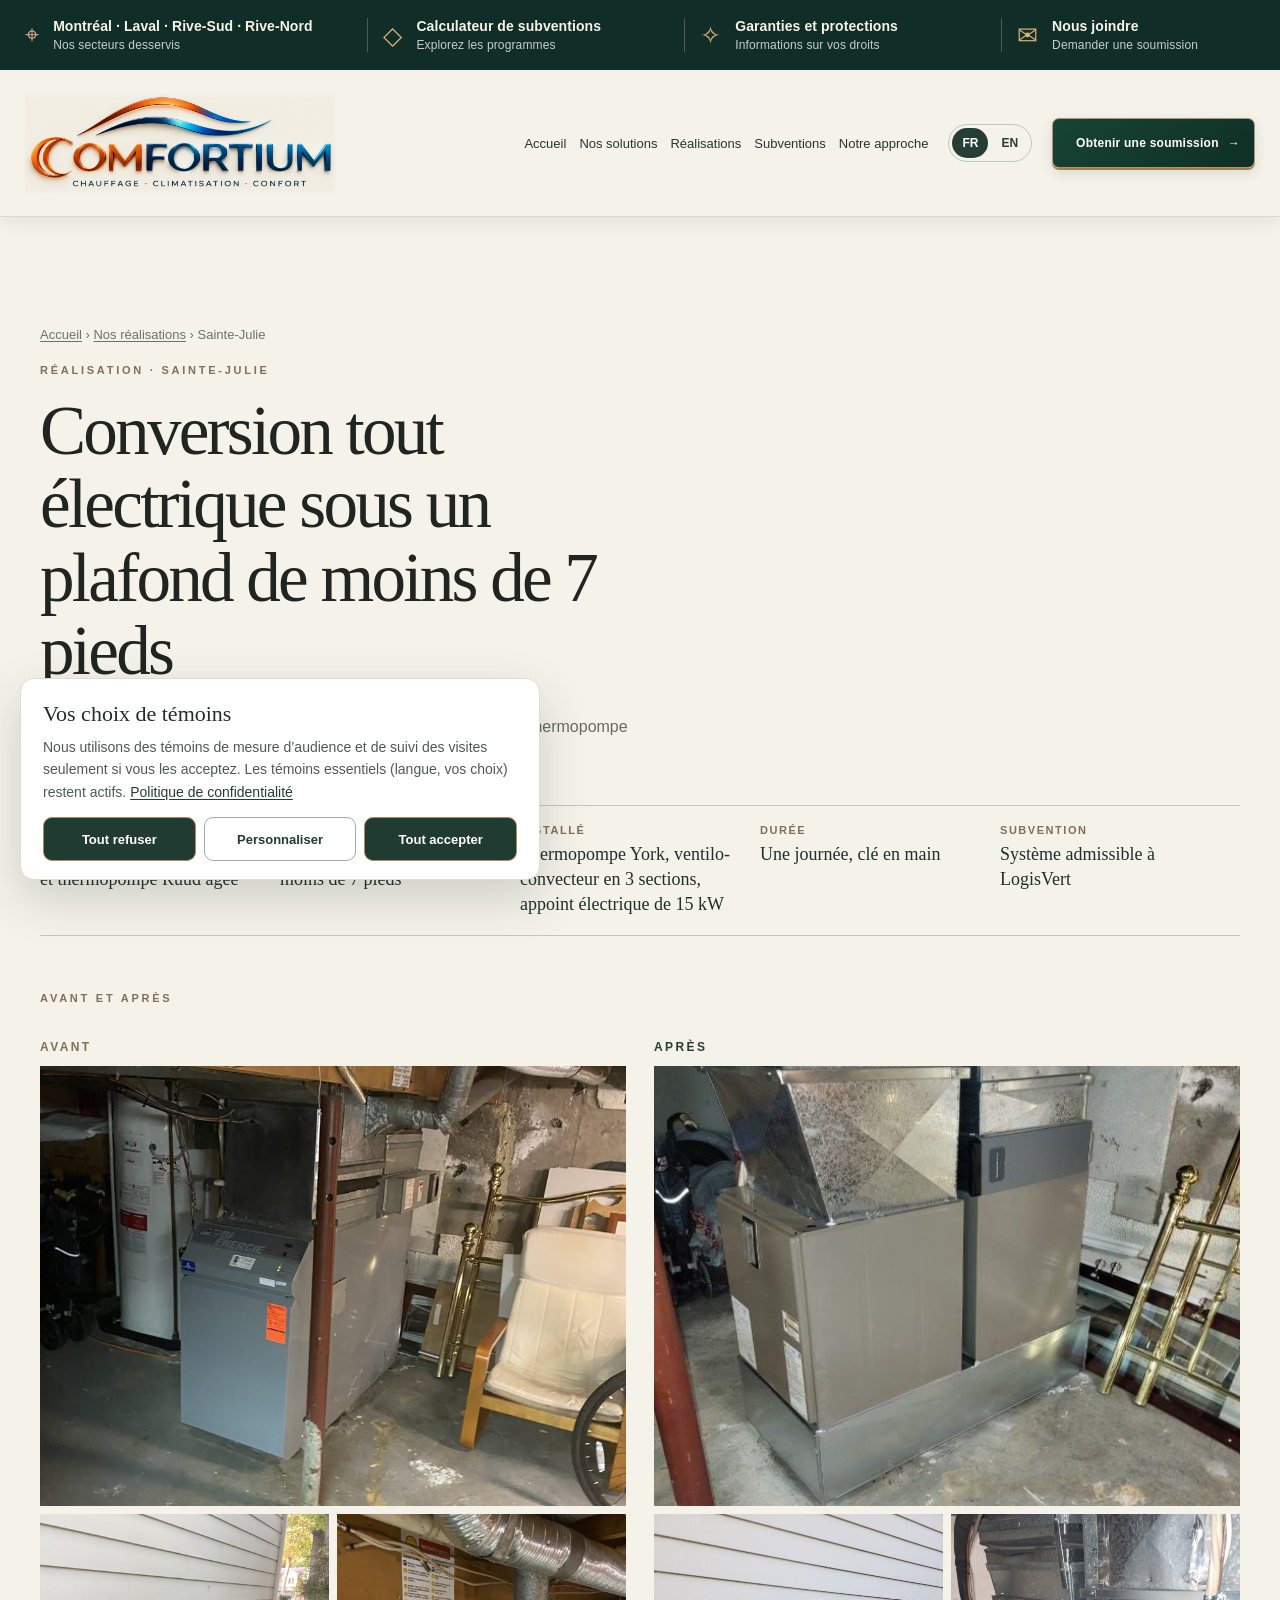
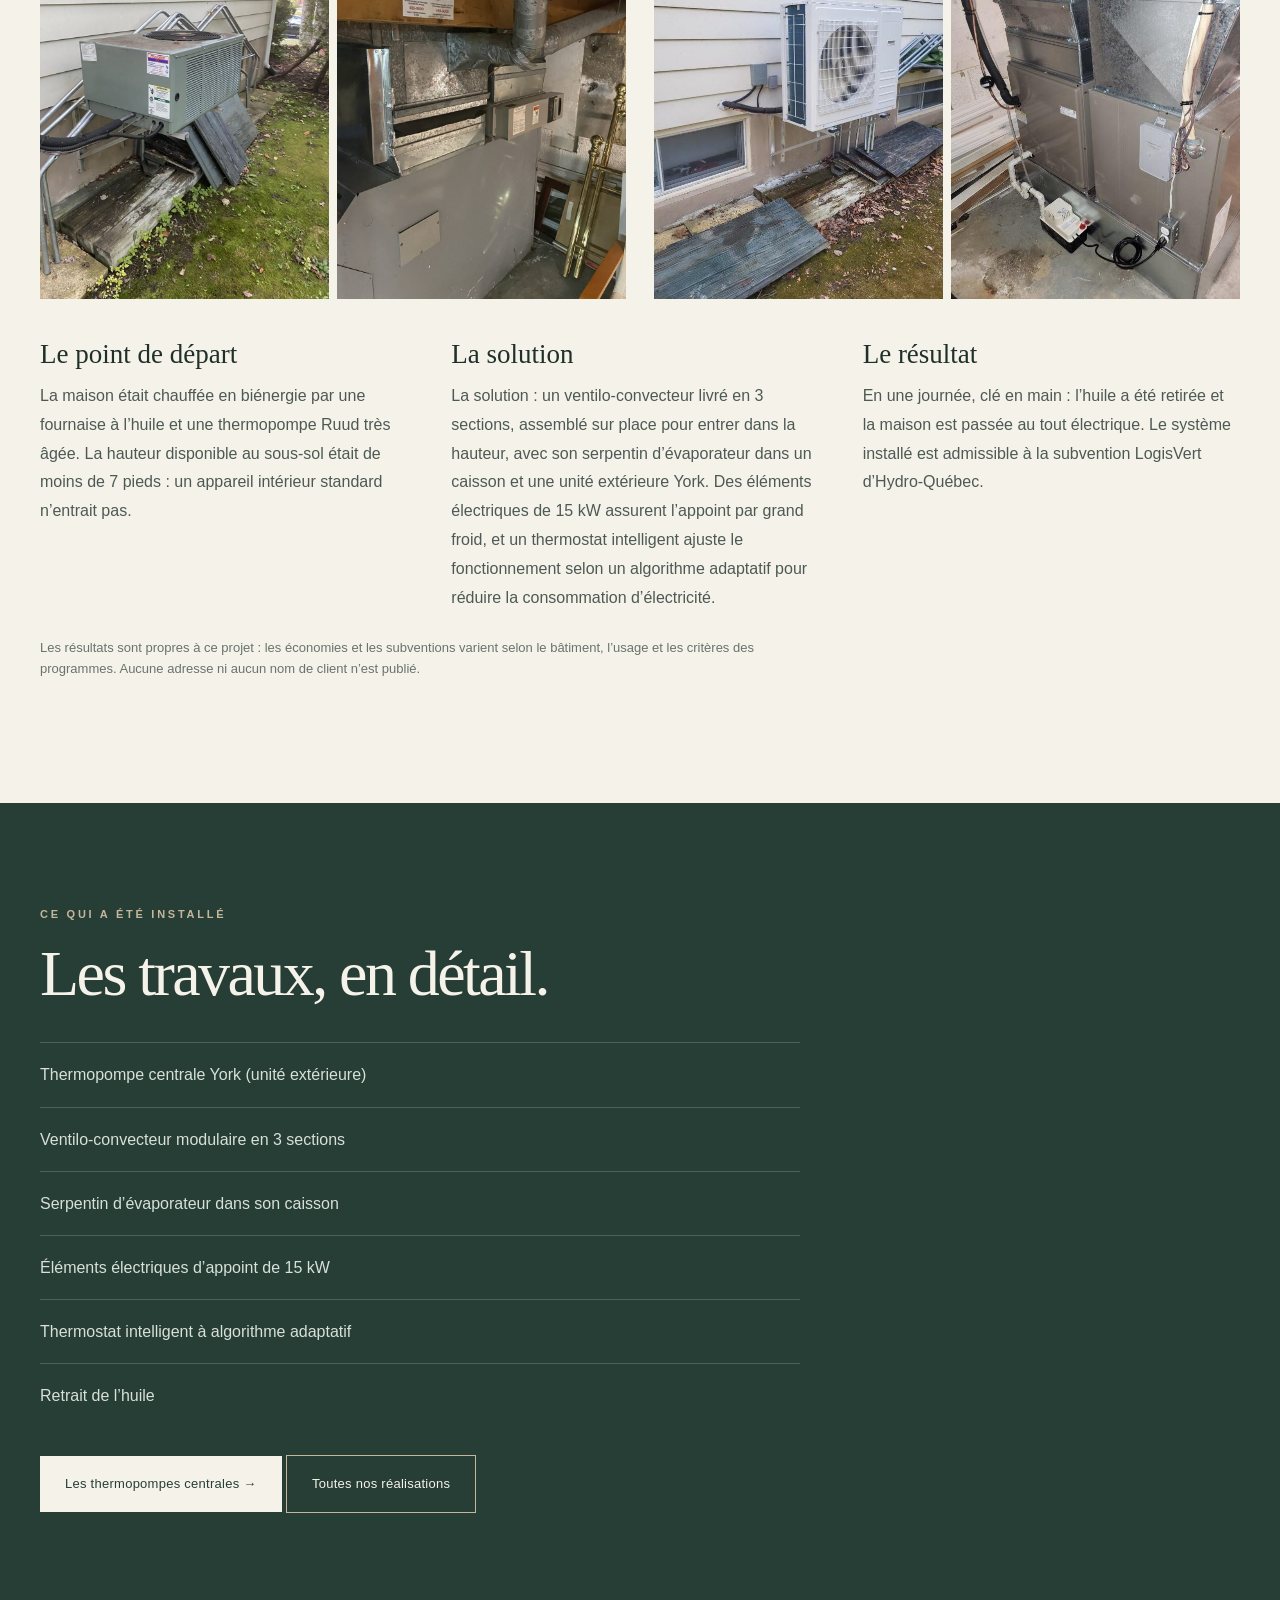
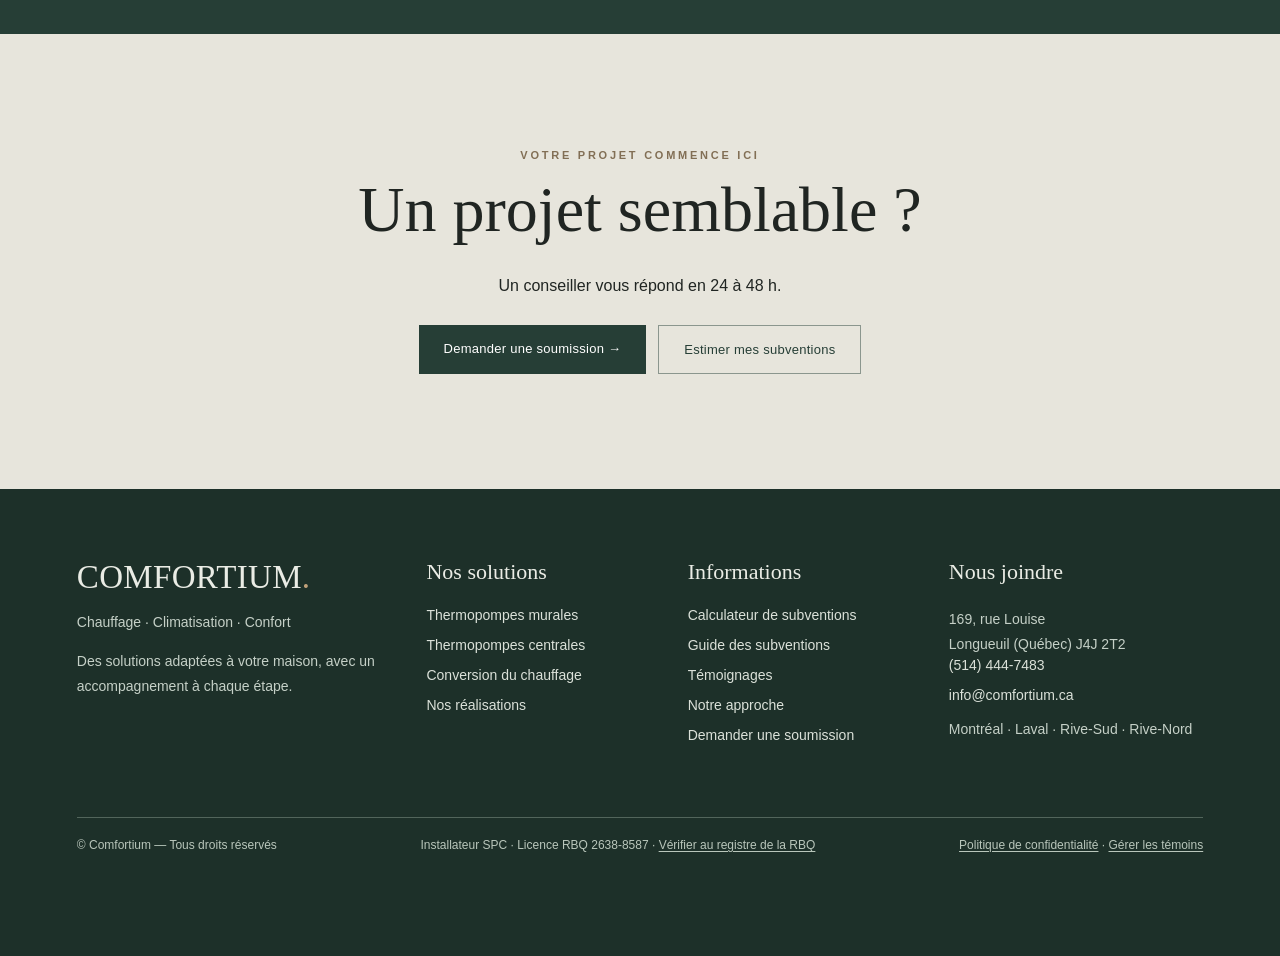
<file: projet-sainte-julie-thermopompe-york.html>
<!DOCTYPE html>

<html lang="fr"><head><meta charset="utf-8"/><meta content="width=device-width,initial-scale=1" name="viewport"/><title>Conversion tout électrique sous un plafond de moins de 7 pieds — Sainte-Julie | Comfortium</title>
<meta name="description" content="Une maison en biénergie (fournaise à l’huile et vieille thermopompe Ruud) convertie entièrement à l’électricité en une journée : thermopompe York, ventilo-convecteur en 3 sections pour la faible hauteur, appoint électrique de 15 kW et thermostat intelligent. Système admissible à LogisVert."/>
<link rel="canonical" href="https://comfortium.ca/projet-sainte-julie-thermopompe-york"/>
<meta property="og:type" content="website"/>
<meta property="og:site_name" content="Comfortium"/>
<meta property="og:locale" content="fr_CA"/>
<meta property="og:url" content="https://comfortium.ca/projet-sainte-julie-thermopompe-york"/>
<meta property="og:title" content="Conversion tout électrique sous un plafond de moins de 7 pieds — Sainte-Julie | Comfortium"/>
<meta property="og:description" content="Une maison en biénergie (fournaise à l’huile et vieille thermopompe Ruud) convertie entièrement à l’électricité en une journée : thermopompe York, ventilo-convecteur en 3 sections pour la faible hauteur, appoint électrique de 15 kW et thermostat intelligent. Système admissible à LogisVert."/>
<meta property="og:image" content="https://comfortium.ca/realisations/sainte-julie-thermopompe-york-1.jpg"/>
<meta property="og:image:alt" content="Ventilo-convecteur modulaire en 3 sections installé sous un plafond bas, Sainte-Julie"/>
<style>
:root{--cream:#f5f2ea;--green:#263e36;--ink:#202522;--muted:#676b63;--gold:#aa9273}*{box-sizing:border-box}html{scroll-behavior:smooth}body{margin:0;background:var(--cream);color:var(--ink);font-family:Arial,Helvetica,sans-serif}a{text-decoration:none;color:inherit}header{position:sticky;top:0;z-index:20;background:#f5f2eaf2;backdrop-filter:blur(14px);border-bottom:1px solid #ddd9cf}.nav{max-width:1280px;margin:auto;padding:21px 35px;display:flex;align-items:center;gap:35px}.brand{font-family:Georgia,serif;font-size:30px;letter-spacing:-1px;color:var(--green);margin-right:auto}.navlinks{display:flex;gap:28px;font-size:13px}.btn{display:inline-block;background:var(--green);color:white;padding:16px 25px;font-size:13px;letter-spacing:.02em}.btn.outline{background:transparent;border:1px solid #8b968e;color:var(--green)}.hero{min-height:680px;position:relative;display:flex;align-items:center;color:white;background:linear-gradient(90deg,rgba(17,35,29,.86),rgba(17,35,29,.22)),url("thermopompe-hero.jpg") center/cover}.hero-inner{max-width:1280px;margin:auto;width:100%;padding:90px 48px}.eyebrow{text-transform:uppercase;letter-spacing:.25em;font-size:11px;font-weight:bold}.hero h1{font:normal clamp(52px,7vw,104px)/1.03 Georgia,serif;letter-spacing:-.045em;max-width:820px;margin:28px 0}.hero p{font-size:18px;line-height:1.7;max-width:520px;color:#e7e9e4;margin-bottom:34px}.actions{display:flex;gap:14px;flex-wrap:wrap}.hero .btn{background:#f5f2ea;color:#263e36}.hero .btn.outline{background:transparent;border:1px solid #e6e6de;color:white}.strip{display:grid;grid-template-columns:repeat(3,1fr);gap:0;border-bottom:1px solid #ddd9cf}.strip div{text-align:center;padding:30px 15px;border-right:1px solid #ddd9cf;font-size:13px}.section{max-width:1280px;margin:auto;padding:110px 40px}.section h2{font:normal clamp(40px,5vw,67px)/1.13 Georgia,serif;letter-spacing:-.04em;margin:18px 0 32px}.section .intro{max-width:600px;color:var(--muted);line-height:1.8}.grid{display:grid;grid-template-columns:repeat(3,1fr);gap:22px;margin-top:45px}.service{background:#eae9e2;min-height:390px;display:flex;flex-direction:column;justify-content:end;padding:30px;border-top:3px solid var(--green)}.service b{font:normal 31px Georgia,serif}.service p{line-height:1.7;color:#555f58}.dark{background:var(--green);color:#f5f2ea}.dark .section{padding-top:105px;padding-bottom:105px}.dark p{color:#d8e0d8;line-height:1.8;max-width:600px}.split{display:grid;grid-template-columns:1fr 1fr;gap:75px;align-items:center}.photo{min-height:420px;background:linear-gradient(140deg,#8b9e90,#314d42);display:flex;align-items:center;justify-content:center;color:#e7ede8;font:normal 27px Georgia,serif;text-align:center;padding:30px}.steps{display:grid;grid-template-columns:repeat(3,1fr);gap:28px;margin-top:50px}.step{border-top:1px solid #9eaea2;padding-top:24px}.step strong{font:normal 28px Georgia,serif}.step p{font-size:14px}.videos{display:grid;grid-template-columns:repeat(3,1fr);gap:20px;margin-top:40px}.video{aspect-ratio:4/3;background:#d7d9d5;display:flex;align-items:center;justify-content:center;color:#516258;text-align:center;padding:22px}.video span{font-size:14px}.contact{background:#e7e5dc;text-align:center;padding:115px 25px}.contact h2{font:normal clamp(42px,5vw,70px) Georgia,serif;margin:12px auto 30px;max-width:700px}footer{background:#1e2e27;color:#ddd;padding:35px 45px;display:flex;justify-content:space-between;gap:20px;font-size:13px}.notice{position:fixed;bottom:18px;left:18px;z-index:30;background:#fff;color:#25382d;box-shadow:0 4px 25px #0002;padding:12px 16px;font-size:12px;max-width:350px}.chat{position:fixed;bottom:20px;right:20px;background:var(--green);color:white;border:0;padding:16px 19px;border-radius:100px;box-shadow:0 8px 25px #0003;cursor:pointer}.chatnote{display:none;position:fixed;bottom:83px;right:20px;background:white;padding:22px;max-width:280px;box-shadow:0 6px 35px #0002;z-index:30;font-size:14px;line-height:1.5}.chatnote.show{display:block}@media(max-width:750px){.nav{padding:17px 20px}.navlinks{display:none}.brand{font-size:26px}.hero{min-height:600px}.hero-inner{padding:70px 25px}.strip,.grid,.split,.steps,.videos{grid-template-columns:1fr}.section{padding:70px 24px}.service{min-height:220px}.strip div{padding:19px}footer{flex-direction:column}.notice{bottom:10px;left:10px;right:80px}.chat{bottom:14px;right:12px}}
@media(prefers-reduced-motion:reduce){html{scroll-behavior:auto}}

/* Animations progressives au scroll */
.reveal{opacity:0;transform:translateY(48px);transition:opacity .85s cubic-bezier(.2,.7,.2,1),transform .85s cubic-bezier(.2,.7,.2,1)}.reveal.visible{opacity:1;transform:translateY(0)}.service,.video{transition:transform .55s ease,filter .55s ease}.service:hover,.video:hover{transform:translateY(-8px)}.hero{background-attachment:fixed}.scroll-progress{position:fixed;top:0;left:0;height:3px;background:#aa9273;z-index:100;width:0}.scroll-cue{position:absolute;bottom:24px;left:50%;transform:translateX(-50%);color:#fff;font-size:11px;letter-spacing:.22em;animation:cue 1.6s infinite alternate}@keyframes cue{to{transform:translate(-50%,9px);opacity:.4}}.photo{position:sticky;top:110px}.video{min-height:270px}@media(max-width:750px){.hero{background-attachment:scroll}.photo{position:relative;top:auto}.video{min-height:320px}}@media(prefers-reduced-motion:reduce){.reveal{opacity:1;transform:none;transition:none}.scroll-cue{animation:none}}
</style><style>
/* Cartes produits V4 : images et textes séparés, sans superposition */
.solution-grid{align-items:stretch;gap:22px}.solution-card{display:block;min-height:0;padding:0!important;border-top:0!important;background:#fdfcf8!important;overflow:hidden;position:relative;box-shadow:0 10px 28px rgba(27,43,34,.065)}.solution-image{height:270px;overflow:hidden;background:#e0e0d9}.solution-image img{display:block;width:100%;height:100%;object-fit:cover;object-position:center;transition:transform .65s ease}.solution-card:hover .solution-image img{transform:scale(1.045)}.solution-content{min-height:185px;padding:25px 28px 30px;position:relative}.solution-content h3{font:normal clamp(25px,2.3vw,33px)/1.14 Georgia,serif;letter-spacing:-.025em;margin:0 0 13px;color:#263e36}.solution-content p{font-size:15px;line-height:1.65;color:#555f58;margin:0;padding-right:12px}.solution-arrow{position:absolute;right:23px;bottom:19px;color:#263e36;font-size:22px}@media(max-width:750px){.solution-image{height:245px}.solution-content{min-height:160px;padding:23px 24px 35px}}
</style><style>
.trust-metrics{display:grid;grid-template-columns:repeat(3,1fr);border-bottom:1px solid #d9d7cd;background:#f5f2ea}.metric{padding:40px 25px;text-align:center;border-right:1px solid #d9d7cd;display:flex;flex-direction:column;align-items:center;gap:12px}.metric strong{font:normal clamp(34px,4vw,62px) Georgia,serif;color:#263e36;line-height:1}.metric span{font-size:12px;letter-spacing:.04em;color:#555f58;max-width:260px}.gallery-heading{display:flex;align-items:end;justify-content:space-between;gap:20px}.gallery-controls{display:flex;gap:12px;padding-bottom:28px}.gallery-controls button{width:49px;height:49px;border:1px solid #263e36;background:transparent;color:#263e36;border-radius:50%;font-size:23px;cursor:pointer}.gallery-controls button:hover{background:#263e36;color:white}.gallery-track{display:flex;gap:19px;overflow-x:auto;scroll-snap-type:x mandatory;scroll-behavior:smooth;padding-bottom:16px;scrollbar-color:#8e9d90 transparent}.gallery-item{flex:0 0 min(32%,380px);margin:0;scroll-snap-align:start;background:#e6e5de;overflow:hidden}.gallery-item img{display:block;width:100%;height:360px;object-fit:cover;transition:transform .5s}.gallery-item:hover img{transform:scale(1.04)}.gallery-item figcaption{padding:15px 18px;font-size:12px;color:#45554b}.gallery-note{font-size:13px;color:#626b62;margin-top:16px}.reviews-band{background:#e8e5dc}.reviews-band h2{font:normal clamp(40px,5vw,65px) Georgia,serif}.reviews-band p{max-width:620px;line-height:1.7}.review-placeholder{padding:38px;border:1px solid #c6c9c0;margin-top:32px;color:#5e675f;font-size:14px}@media(max-width:750px){.trust-metrics{grid-template-columns:1fr}.metric{padding:22px;border-bottom:1px solid #ddd}.metric strong{font-size:38px}.gallery-heading{align-items:center}.gallery-item{flex-basis:80%}.gallery-item img{height:290px}.gallery-controls button{width:42px;height:42px}}
</style><style>.gallery-item{background:#f0eee8;flex-basis:min(37%,440px)}.gallery-image-button{display:block;position:relative;border:0;padding:0;width:100%;cursor:zoom-in;background:#e5e5de;overflow:hidden}.gallery-image-button img{height:340px;width:100%;object-fit:cover;object-position:center}.gallery-item figcaption{padding:19px 20px;display:flex;flex-direction:column;gap:6px}.gallery-item figcaption strong{font:normal 24px Georgia,serif;color:#263e36}.gallery-item figcaption small{font-size:12px;color:#667067}.zoom-label{position:absolute;bottom:15px;right:15px;background:#f5f2ea;color:#263e36;padding:9px 12px;font-size:12px}.lightbox{border:0;background:#f5f2ea;max-width:min(900px,92vw);max-height:92vh;padding:20px;box-shadow:0 20px 80px #0006}.lightbox::backdrop{background:#111b17db}.lightbox img{display:block;max-width:100%;max-height:75vh;object-fit:contain;margin:auto}.lightbox p{font-size:13px;color:#526158}.lightbox-close{position:absolute;right:15px;top:10px;border:0;background:#263e36;color:white;font-size:26px;cursor:pointer;width:42px;height:42px}@media(max-width:750px){.gallery-item{flex-basis:83%}.gallery-image-button img{height:280px}}@media(prefers-reduced-motion:reduce){.gallery-track{scroll-behavior:auto}}</style><style>
/* V7: galerie photo épurée sans légendes individuelles */
.gallery-section{padding-top:96px;padding-bottom:100px}
.gallery-heading{align-items:end;margin-bottom:30px}
.gallery-heading h2{margin:0;font-size:clamp(46px,5.5vw,76px);letter-spacing:-.045em}
.gallery-item{background:transparent;overflow:hidden}
.gallery-image-button{border-radius:2px;overflow:hidden}
.gallery-image-button img{height:clamp(290px,30vw,460px);object-fit:cover;transition:transform .7s cubic-bezier(.2,.8,.2,1)}
.gallery-image-button:hover img{transform:scale(1.045)}
.gallery-track{scroll-snap-type:x mandatory}
.gallery-item{scroll-snap-align:start}
@media(max-width:750px){.gallery-section{padding-top:65px;padding-bottom:70px}.gallery-heading h2{font-size:44px}.gallery-image-button img{height:330px}}
</style><style>
/* V8 : seule l'en-tête est remplacée, le reste de V7 est inchangé */
.premium-header{position:sticky;top:0;z-index:40;background:#f5f2ea;box-shadow:0 3px 14px rgba(14,31,26,.08)}
.utility-bar{background:#102e27;color:#f5f0e6}
.utility-inner{max-width:1600px;margin:auto;min-height:37px;padding:7px 28px;display:flex;align-items:center;justify-content:space-between;gap:16px;font-size:12px;letter-spacing:.01em}
.utility-inner a{color:inherit;text-decoration:none}.utility-inner a:hover{text-decoration:underline}
.premium-nav{max-width:1600px;min-height:116px;padding:12px 28px;gap:28px}
.premium-brand{display:flex;align-items:center;margin-right:auto;flex:0 1 370px;min-width:210px}
.premium-brand img{display:block;width:100%;height:auto;max-height:110px;object-fit:contain;object-position:left center;mix-blend-mode:multiply;filter:drop-shadow(0 1px 2px rgba(0,0,0,.09))}
.premium-nav .navlinks{display:flex;align-items:center;gap:clamp(13px,2vw,30px);white-space:nowrap}
.premium-nav .navlinks a{font-size:14px;color:#23372e;transition:color .2s}.premium-nav .navlinks a:hover{color:#9a7549}
.premium-cta{background:linear-gradient(140deg,#174434,#0e2f25);border:1px solid #af956b;box-shadow:0 5px 14px #142a241f,0 2px 0 #ae8755;padding:19px 22px;white-space:nowrap;border-radius:5px;font-weight:600;transition:transform .2s,box-shadow .2s}
.premium-cta:hover{transform:translateY(-2px);box-shadow:0 9px 18px #142a242a,0 2px 0 #ae8755}
.premium-cta span{padding-left:9px}
@media(max-width:1100px){.utility-inner span:nth-child(2),.utility-inner a:nth-child(4){display:none}.premium-brand{flex-basis:270px}.premium-nav{gap:14px}.premium-nav .navlinks{gap:14px}}
@media(max-width:750px){.utility-inner{min-height:30px;padding:6px 13px;font-size:10px}.utility-inner span:nth-child(3){display:none}.premium-nav{min-height:75px;padding:8px 12px;gap:8px}.premium-brand{min-width:0;flex:1 1 190px}.premium-brand img{max-height:66px}.premium-nav .navlinks{display:none}.premium-cta{font-size:11px;padding:12px 10px;white-space:normal;max-width:145px;text-align:center}}
</style><style>
/* V9: header-only layout override; other sections unchanged */
.premium-header{position:sticky;top:0;z-index:40;background:#f5f2ea;box-shadow:0 4px 18px rgba(14,31,26,.08)}
.utility-bar{background:#102e27;color:#f8f3e9}
.utility-inner{max-width:1760px;margin:auto;min-height:70px;padding:11px 42px;display:grid;grid-template-columns:1.3fr 1.2fr 1.2fr 1fr;gap:22px;align-items:center;font-size:14px}
.utility-item{display:flex;gap:14px;align-items:center;min-width:0;color:inherit;text-decoration:none}
.utility-item:not(:first-child){border-left:1px solid rgba(232,215,179,.28);padding-left:24px}
.utility-item strong,.utility-item small{display:block;white-space:nowrap}
.utility-item strong{font-weight:600;font-size:14px;letter-spacing:.005em}
.utility-item small{font-size:12px;color:#c7cfc8;margin-top:4px}
.utility-symbol{font-size:25px;color:#d4ae7b;flex-shrink:0}
.premium-nav{max-width:1760px;margin:auto;min-height:146px;padding:18px 42px;display:flex;align-items:center;gap:clamp(20px,2.6vw,48px)}
.premium-brand{display:flex;align-items:center;margin-right:auto;flex:0 1 430px;min-width:260px}
.premium-brand img{display:block;width:100%;max-height:116px;object-fit:contain;object-position:left center;mix-blend-mode:multiply;filter:drop-shadow(0 1px 2px rgba(0,0,0,.06))}
.premium-nav .navlinks{display:flex;align-items:center;gap:clamp(14px,1.55vw,30px);white-space:nowrap}
.premium-nav .navlinks a{font-size:15px;color:#23372e;transition:color .2s}
.premium-nav .navlinks a:hover{color:#9a7549}
.premium-cta{background:linear-gradient(140deg,#174434,#0e2f25);border:1px solid #af956b;box-shadow:0 5px 14px #142a241f,0 2px 0 #ae8755;padding:20px 24px;white-space:nowrap;border-radius:7px;font-weight:600;transition:transform .2s,box-shadow .2s}
.premium-cta:hover{transform:translateY(-2px);box-shadow:0 9px 18px #142a242a,0 2px 0 #ae8755}
.premium-cta span{padding-left:9px}
@media(max-width:1300px){.utility-inner{padding:10px 25px;gap:12px}.utility-item:not(:first-child){padding-left:15px}.premium-nav{padding:15px 25px;gap:20px}.premium-brand{flex-basis:310px;min-width:220px}.premium-nav .navlinks{gap:13px}.premium-nav .navlinks a{font-size:13px}.premium-cta{padding:17px 14px;font-size:12px}}
@media(max-width:980px){.utility-inner{grid-template-columns:1fr 1fr;min-height:60px}.utility-guarantees{display:none}.utility-contact{display:none}.utility-item:nth-child(2){border-left:1px solid rgba(232,215,179,.28)}.premium-nav{min-height:104px}.premium-brand{flex:1 1 270px}.premium-nav .navlinks{display:none}.premium-brand img{max-height:92px}}
@media(max-width:580px){.utility-inner{min-height:52px;padding:9px 13px;gap:8px}.utility-item{gap:6px}.utility-item:not(:first-child){padding-left:9px}.utility-symbol{font-size:18px}.utility-item strong{font-size:10px}.utility-item small{font-size:9px}.premium-nav{min-height:82px;padding:8px 12px;gap:8px}.premium-brand{min-width:0;flex:1 1 180px}.premium-brand img{max-height:75px}.premium-cta{font-size:11px;padding:12px 10px;white-space:normal;max-width:148px;text-align:center}}
</style><style>
.reviews-band{background:#eae8df;color:#243b32}.reviews-band .section{max-width:1280px}.reviews-intro{max-width:770px;line-height:1.7;color:#5a655e}.reviews-grid{display:grid;grid-template-columns:repeat(3,minmax(0,1fr));gap:20px;margin-top:38px}.review-card{padding:32px;background:#f7f5ee;border:1px solid #d6d5cb;display:flex;flex-direction:column;min-height:310px}.review-stars{color:#aa8860;letter-spacing:3px}.review-card blockquote{font:normal 19px/1.6 Georgia,serif;margin:23px 0;flex:1}.review-by{font-weight:700;font-size:14px}.review-by span{color:#637068;font-weight:400}.reviews-disclaimer{font-size:12px;color:#667168;margin-top:22px}.footer-premium{background:#1d3029;color:#eaece5;display:block;padding:70px 6% 20px}.footer-grid{max-width:1300px;margin:auto;display:grid;grid-template-columns:1.4fr 1fr 1fr 1.15fr;gap:40px}.footer-grid h3{font:normal 22px Georgia,serif;margin:0 0 22px}.footer-grid a{display:block;margin:0 0 14px;color:#dbe1d9;text-decoration:none;font-size:14px}.footer-grid a:hover{text-decoration:underline}.footer-grid p,.footer-grid address{font-style:normal;color:#c5d0c7;font-size:14px;line-height:1.8}.footer-brand{font:normal 33px Georgia,serif;letter-spacing:.01em}.footer-brand span{color:#c0a17a}.footer-bottom{max-width:1300px;margin:60px auto 0;padding-top:20px;border-top:1px solid #52655b;display:flex;justify-content:space-between;gap:15px;color:#b9c6bb;font-size:12px}@media(max-width:900px){.reviews-grid{grid-template-columns:1fr}.footer-grid{grid-template-columns:repeat(2,minmax(0,1fr))}}@media(max-width:560px){.footer-grid{grid-template-columns:1fr}.footer-bottom{flex-direction:column}.footer-premium{padding:55px 24px 22px}}
</style><style>#formulaire-integre{max-width:850px}#comfortium-chat-original{color-scheme:normal}@media(max-width:700px){#comfortium-chat-original{width:100vw;height:105px;bottom:0;transition:height .2s}body:has(#comfortium-chat-original){} }</style><style>
/* Comfortium V15 shared design tokens: visual-only overrides */
:root{--cv-forest:#203b32;--cv-ivory:#f5f2ea;--cv-orange:#dc762b;--cv-blue:#176f9c;--cv-ink:#263b32}
html{scroll-padding-top:110px}body{overflow-x:hidden}
#lead-form,.lead-form-card{box-sizing:border-box!important;width:100%!important;max-width:100%!important;margin:0 auto!important;background:#fff!important;color:var(--cv-ink)!important;border:1px solid #dedbd1!important;border-radius:18px!important;box-shadow:0 12px 34px rgba(22,44,35,.08)!important;padding:clamp(20px,4vw,42px)!important}
#lead-form *{box-sizing:border-box!important}
#lead-form .lf-label{color:var(--cv-forest)!important;font-weight:600!important}
#lead-form .input-field,#lead-form .textarea-field{background:#fcfbf8!important;color:#203b32!important;border:1px solid #c9d0c8!important;border-radius:9px!important;box-shadow:none!important;min-width:0!important;width:100%!important}
#lead-form .input-field:focus,#lead-form .textarea-field:focus{border-color:var(--cv-blue)!important;outline:2px solid rgba(23,111,156,.18)!important;outline-offset:1px!important}
#lead-form .lf-row{display:grid!important;grid-template-columns:repeat(2,minmax(0,1fr))!important;gap:15px!important}
#lead-form .lf-field{min-width:0!important}
#lead-form .lf-submit{background:var(--cv-forest)!important;color:#fff!important;border:1px solid #b28a62!important;border-radius:10px!important;box-shadow:none!important;min-height:50px!important}
#lead-form .lf-submit:hover{background:#305447!important}
#lead-form .privacy-note{color:#68746c!important}
@media(max-width:580px){#lead-form .lf-row{grid-template-columns:1fr!important}#lead-form,.lead-form-card{padding:20px!important}}
</style><style>
#comfortium-language-switch{display:flex;align-items:center;gap:3px;padding:3px;border:1px solid #bdc7bd;border-radius:99px;flex-shrink:0}
#comfortium-language-switch button{border:0;background:transparent;color:#263e36;font:600 12px Arial;padding:8px 10px;border-radius:99px;cursor:pointer}
#comfortium-language-switch button[aria-pressed="true"]{background:#263e36;color:#fff}
#chatCloseButton{flex:0 0 auto;width:38px;height:38px;border-radius:50%;border:1px solid #b9c8c0;background:#f5f2ea;color:#203b32;font-size:26px;line-height:1;cursor:pointer;display:grid;place-items:center;margin-left:8px;z-index:2}
#chatCloseButton:focus-visible{outline:3px solid #e38b38;outline-offset:2px}
#chatWindow{isolation:isolate}
@media(max-width:800px){.premium-nav{flex-wrap:wrap!important;gap:8px!important}#comfortium-language-switch{margin-left:auto}.premium-nav .navlinks{display:none!important}}
</style><style id="comfortium-v20-chat-fixes">
#chatBubble.chat-is-open{visibility:hidden!important;pointer-events:none!important}
#chatWindow .quick-replies{display:flex!important;flex-wrap:wrap!important;gap:8px!important;margin-top:10px!important;max-width:100%!important}
#chatWindow .qr-btn{appearance:none!important;display:inline-flex!important;align-items:center!important;white-space:normal!important;text-align:left!important;background:#fff!important;border:1px solid #d7dfd8!important;border-radius:999px!important;padding:10px 14px!important;color:#203b32!important;font:600 12px/1.35 system-ui,sans-serif!important;box-shadow:0 2px 7px rgba(0,0,0,.06)!important;max-width:100%!important}
#chatWindow .qr-btn:hover{background:#eaf2ed!important;border-color:#769788!important}
#chatWindow .chat-messages{min-height:0!important}
#chatWindow .chat-head-row{min-width:0!important}
#chatWindow .chat-head-name{overflow-wrap:anywhere!important}
@media(max-width:550px){#chatWindow{max-height:calc(100dvh - 100px)!important}#chatWindow .qr-btn{font-size:12px!important}}
</style><style>.footer-bottom{padding-bottom:84px}.licence-note a:hover{opacity:.8}</style>
<style>
/* Formulaire de soumission natif — design Comfortium */
#lead-form.qf-card{box-sizing:border-box;width:100%;max-width:826px;margin:42px auto 0;background:#fff;color:#263b32;border:1px solid #dedbd1;border-radius:18px;box-shadow:0 12px 34px rgba(22,44,35,.08);padding:34px;text-align:left;font-family:Arial,Helvetica,sans-serif}
.qf-row{display:grid;grid-template-columns:repeat(2,minmax(0,1fr));gap:15px}
.qf-field{min-width:0}
.qf-label{display:block;font-size:11px;font-weight:600;letter-spacing:.1em;text-transform:uppercase;color:#203b32;margin-bottom:6px}
.qf-input{box-sizing:border-box;display:block;width:100%;background:#fcfbf8;color:#203b32;border:1px solid #c9d0c8;border-radius:9px;padding:12px 16px;font:14px Arial,Helvetica,sans-serif;margin:0 0 16px}
.qf-input:focus{outline:2px solid rgba(38,62,54,.22);outline-offset:1px;border-color:#263e36}
textarea.qf-input{min-height:90px;resize:vertical;line-height:1.6}
select.qf-input{cursor:pointer}
.qf-error,.qf-success{display:none;border-radius:10px;padding:12px 14px;font-size:13px;line-height:1.5;margin:0 0 12px}
.qf-error{background:#fdf3f2;border:1px solid #e9b4ad;color:#9f2d20}
.qf-success{background:#f1f6f2;border:1px solid #a9c7b1;color:#1f5133;font-weight:600;text-align:center}
#lfSubmitBtn{display:block;width:100%;min-height:50px;background:#203b32;color:#fff;border:1px solid #b28a62;border-radius:10px;font:700 14px Arial,Helvetica,sans-serif;letter-spacing:.01em;cursor:pointer;margin-top:4px}
#lfSubmitBtn:hover{background:#305447}
#lfSubmitBtn:disabled{opacity:.6;cursor:not-allowed}
.qf-note{font-size:11px;line-height:1.6;color:#68746c;text-align:center;margin:12px 0 0}
@media(max-width:700px){#lead-form.qf-card{padding:20px}.qf-row{grid-template-columns:1fr;gap:0}}
</style>
<script>window.dataLayer=window.dataLayer||[];function gtag(){dataLayer.push(arguments);}
/* Loi 25 : témoins refusés par défaut, jusqu'au consentement (bannière à venir). */
gtag('consent','default',{analytics_storage:'denied',ad_storage:'denied',ad_user_data:'denied',ad_personalization:'denied'});
gtag('js',new Date());gtag('config','G-3FQPV0JGVG');</script>
<script async src="https://www.googletagmanager.com/gtag/js?id=G-3FQPV0JGVG"></script>
<script type="application/ld+json">[{"@context": "https://schema.org", "@type": "Article", "headline": "Conversion tout électrique sous un plafond de moins de 7 pieds — Sainte-Julie", "description": "Une maison en biénergie (fournaise à l’huile et vieille thermopompe Ruud) convertie entièrement à l’électricité en une journée : thermopompe York, ventilo-convecteur en 3 sections pour la faible hauteur, appoint électrique de 15 kW et thermostat intelligent. Système admissible à LogisVert.", "inLanguage": "fr-CA", "image": ["https://comfortium.ca/realisations/sainte-julie-thermopompe-york-1.jpg", "https://comfortium.ca/realisations/sainte-julie-thermopompe-york-2.jpg", "https://comfortium.ca/realisations/sainte-julie-thermopompe-york-3.jpg", "https://comfortium.ca/realisations/sainte-julie-thermopompe-york-4.jpg", "https://comfortium.ca/realisations/sainte-julie-thermopompe-york-5.jpg", "https://comfortium.ca/realisations/sainte-julie-thermopompe-york-6.jpg"], "datePublished": "2026-10-29", "url": "https://comfortium.ca/projet-sainte-julie-thermopompe-york", "mainEntityOfPage": "https://comfortium.ca/projet-sainte-julie-thermopompe-york", "contentLocation": {"@type": "Place", "name": "Sainte-Julie, Québec"}, "author": {"@type": "Organization", "name": "Comfortium", "url": "https://comfortium.ca/"}, "publisher": {"@type": "Organization", "name": "Comfortium", "url": "https://comfortium.ca/"}}, {"@context": "https://schema.org", "@type": "BreadcrumbList", "itemListElement": [{"@type": "ListItem", "position": 1, "name": "Accueil", "item": "https://comfortium.ca/"}, {"@type": "ListItem", "position": 2, "name": "Nos réalisations", "item": "https://comfortium.ca/realisations"}, {"@type": "ListItem", "position": 3, "name": "Sainte-Julie", "item": "https://comfortium.ca/projet-sainte-julie-thermopompe-york"}]}]</script>
<style>.mz-hero h1{font:normal clamp(44px,5.4vw,76px)/1.06 Georgia,serif;letter-spacing:-.04em;margin:18px 0 26px;max-width:640px}.mz-actions{display:flex;flex-wrap:wrap;gap:12px;margin-top:30px}.mz-list{list-style:none;padding:0;margin:30px 0 0;max-width:760px}.mz-list li{border-top:1px solid #4d6359;padding:18px 0;color:#d8e0d8;line-height:1.7}.mz-list strong{display:block;font:normal 22px Georgia,serif;color:#f5f2ea;margin-bottom:4px}.mz-small{font-size:13px}.service h3{font:normal 24px Georgia,serif;margin:0 0 10px}.pj-crumb{font-size:13px;color:#68746c;margin-bottom:22px}.pj-crumb a{text-decoration:underline;text-underline-offset:2px}.pj-facts{display:grid;grid-template-columns:repeat(auto-fit,minmax(180px,1fr));gap:0;border-top:1px solid #c9c4b6;margin-top:34px}.pj-facts div{padding:18px 18px 18px 0;border-bottom:1px solid #c9c4b6}.pj-facts dt{font:700 11px Arial,Helvetica,sans-serif;letter-spacing:.14em;text-transform:uppercase;color:#826f55;margin-bottom:6px}.pj-facts dd{margin:0;font:normal 18px/1.4 Georgia,serif;color:#1f3029}.pj-ba{display:grid;grid-template-columns:1fr 1fr;gap:28px;margin-top:36px}.pj-ba.pj-one{grid-template-columns:1fr}.pj-col h3{font:700 12px Arial,Helvetica,sans-serif;letter-spacing:.2em;text-transform:uppercase;margin:0 0 12px;color:#263e36}.pj-col.av h3{color:#826f55}.pj-shots{display:grid;grid-template-columns:repeat(2,1fr);gap:8px}.pj-shots a{display:block;background:#e6e5de;aspect-ratio:3/4;overflow:hidden}.pj-shots a:first-child{grid-column:1/3;aspect-ratio:4/3}.pj-shots img{width:100%;height:100%;object-fit:cover;display:block}.pj-story{display:grid;grid-template-columns:repeat(3,1fr);gap:34px;margin-top:40px}.pj-story h3{font:normal 27px Georgia,serif;margin:0 0 12px;color:#1f3029}.pj-story p{line-height:1.8;color:#4d5a53;margin:0}.pj-note{font-size:13px;color:#68746c;margin-top:26px;max-width:760px;line-height:1.6}@media(max-width:900px){.pj-ba,.pj-story{grid-template-columns:1fr}}</style>
<script src="consent.js" defer></script>
</head><body><div class="scroll-progress" id="scrollProgress"></div>
<header class="premium-header"><div class="utility-bar"><div class="utility-inner"><div class="utility-item"><span class="utility-symbol">⌖</span><span><strong>Montréal · Laval · Rive-Sud · Rive-Nord</strong><small><span data-i18n-en="Areas served" data-i18n-fr="Nos secteurs desservis">Nos secteurs desservis</span></small></span></div><a class="utility-item" href="calculateur-subvention.html"><span class="utility-symbol">◇</span><span><strong><span data-i18n-en="Rebate calculator" data-i18n-fr="Calculateur de subventions">Calculateur de subventions</span></strong><small><span data-i18n-en="Explore subsidy programs" data-i18n-fr="Explorez les programmes">Explorez les programmes</span></small></span></a><a class="utility-item utility-guarantees" href="index.html#subventions"><span class="utility-symbol">✧</span><span><strong><span data-i18n-en="Warranties and protections" data-i18n-fr="Garanties et protections">Garanties et protections</span></strong><small><span data-i18n-en="Information on your rights" data-i18n-fr="Informations sur vos droits">Informations sur vos droits</span></small></span></a><a class="utility-item utility-contact" href="index.html#soumission"><span class="utility-symbol">✉</span><span><strong><span data-i18n-en="Contact us" data-i18n-fr="Nous joindre">Nous joindre</span></strong><small><span data-i18n-en="Request a quote" data-i18n-fr="Demander une soumission">Demander une soumission</span></small></span></a></div></div><nav class="nav premium-nav"><a aria-label="Comfortium, accueil" class="premium-brand" href="index.html#accueil"><img alt="Comfortium — Chauffage, climatisation, confort" src="logo_comfortium_orange_bleu.png"/></a><div class="navlinks"><a href="index.html#accueil"><span data-i18n-en="Home" data-i18n-fr="Accueil">Accueil</span></a><a href="index.html#solutions"><span data-i18n-en="Our solutions" data-i18n-fr="Nos solutions">Nos solutions</span></a><a href="realisations.html"><span data-i18n-en="Projects" data-i18n-fr="Réalisations">Réalisations</span></a><a href="index.html#subventions"><span data-i18n-en="Subsidies" data-i18n-fr="Subventions">Subventions</span></a><a href="index.html#approche"><span data-i18n-en="Our approach" data-i18n-fr="Notre approche">Notre approche</span></a></div><div aria-label="Langue / Language" id="comfortium-language-switch" role="group"><button data-lang="fr" onclick="comfortiumSetLanguage('fr')" type="button">FR</button><button data-lang="en" onclick="comfortiumSetLanguage('en')" type="button">EN</button></div><a class="btn premium-cta" href="index.html#soumission"><span data-i18n-en="Get a quote" data-i18n-fr="Obtenir une soumission">Obtenir une soumission</span><span aria-hidden="true">→</span></a></nav></header>
<main id="projet"><section class="section mz-hero" style="padding-bottom:30px"><nav class="pj-crumb" aria-label="Fil d’Ariane"><a href="index.html"><span data-i18n-fr="Accueil" data-i18n-en="Home">Accueil</span></a> › <a href="realisations.html"><span data-i18n-fr="Nos réalisations" data-i18n-en="Our work">Nos réalisations</span></a> › Sainte-Julie</nav><div class="eyebrow" style="color:#826f55"><span data-i18n-fr="Réalisation · Sainte-Julie" data-i18n-en="Project · Sainte-Julie">Réalisation · Sainte-Julie</span></div><h1><span data-i18n-fr="Conversion tout électrique sous un plafond de moins de 7 pieds" data-i18n-en="All-electric conversion under a ceiling lower than 7 feet">Conversion tout électrique sous un plafond de moins de 7 pieds</span></h1><p class="intro"><span data-i18n-fr="Une maison en biénergie, chauffée par une fournaise à l’huile et une thermopompe Ruud très âgée, convertie entièrement à l’électricité en une journée." data-i18n-en="A dual-energy home, heated by an oil furnace and a very old Ruud heat pump, fully converted to electricity in one day.">Une maison en biénergie, chauffée par une fournaise à l’huile et une thermopompe Ruud très âgée, convertie entièrement à l’électricité en une journée.</span></p><dl class="pj-facts"><div><dt><span data-i18n-fr="Avant" data-i18n-en="Before">Avant</span></dt><dd><span data-i18n-fr="Biénergie : fournaise à l’huile et thermopompe Ruud âgée" data-i18n-en="Dual energy: oil furnace and an old Ruud heat pump">Biénergie : fournaise à l’huile et thermopompe Ruud âgée</span></dd></div><div><dt><span data-i18n-fr="Contrainte" data-i18n-en="Constraint">Contrainte</span></dt><dd><span data-i18n-fr="Hauteur sous plafond de moins de 7 pieds" data-i18n-en="Ceiling height under 7 feet">Hauteur sous plafond de moins de 7 pieds</span></dd></div><div><dt><span data-i18n-fr="Installé" data-i18n-en="Installed">Installé</span></dt><dd><span data-i18n-fr="Thermopompe York, ventilo-convecteur en 3 sections, appoint électrique de 15 kW" data-i18n-en="York heat pump, 3-section air handler, 15 kW electric backup">Thermopompe York, ventilo-convecteur en 3 sections, appoint électrique de 15 kW</span></dd></div><div><dt><span data-i18n-fr="Durée" data-i18n-en="Duration">Durée</span></dt><dd><span data-i18n-fr="Une journée, clé en main" data-i18n-en="One day, turnkey">Une journée, clé en main</span></dd></div><div><dt><span data-i18n-fr="Subvention" data-i18n-en="Rebate">Subvention</span></dt><dd><span data-i18n-fr="Système admissible à LogisVert" data-i18n-en="LogisVert-eligible system">Système admissible à LogisVert</span></dd></div></dl></section><section class="section" style="padding-top:10px"><div class="eyebrow" style="color:#826f55"><span data-i18n-fr="Avant et après" data-i18n-en="Before and after">Avant et après</span></div><div class="pj-ba"><div class="pj-col av"><h3><span data-i18n-fr="Avant" data-i18n-en="Before">Avant</span></h3><div class="pj-shots"><a href="realisations/sainte-julie-thermopompe-york-4.jpg" target="_blank" rel="noopener"><img src="realisations/sainte-julie-thermopompe-york-4.jpg" alt="Ancienne fournaise à l’huile en biénergie, avant les travaux, Sainte-Julie" width="900" height="1200" loading="lazy"/></a><a href="realisations/sainte-julie-thermopompe-york-5.jpg" target="_blank" rel="noopener"><img src="realisations/sainte-julie-thermopompe-york-5.jpg" alt="Ancienne thermopompe Ruud, avant les travaux, Sainte-Julie" width="900" height="1200" loading="lazy"/></a><a href="realisations/sainte-julie-thermopompe-york-6.jpg" target="_blank" rel="noopener"><img src="realisations/sainte-julie-thermopompe-york-6.jpg" alt="Anciens conduits et fournaise, avant les travaux, Sainte-Julie" width="900" height="1200" loading="lazy"/></a></div></div><div class="pj-col ap"><h3><span data-i18n-fr="Après" data-i18n-en="After">Après</span></h3><div class="pj-shots"><a href="realisations/sainte-julie-thermopompe-york-1.jpg" target="_blank" rel="noopener"><img src="realisations/sainte-julie-thermopompe-york-1.jpg" alt="Ventilo-convecteur modulaire en 3 sections installé sous un plafond bas, Sainte-Julie" width="576" height="768" loading="eager"/></a><a href="realisations/sainte-julie-thermopompe-york-2.jpg" target="_blank" rel="noopener"><img src="realisations/sainte-julie-thermopompe-york-2.jpg" alt="Unité extérieure de la thermopompe York, Sainte-Julie" width="576" height="768" loading="lazy"/></a><a href="realisations/sainte-julie-thermopompe-york-3.jpg" target="_blank" rel="noopener"><img src="realisations/sainte-julie-thermopompe-york-3.jpg" alt="Ventilo-convecteur et raccordements, vue de côté, Sainte-Julie" width="576" height="768" loading="lazy"/></a></div></div></div><div class="pj-story"><div><h3><span data-i18n-fr="Le point de départ" data-i18n-en="The starting point">Le point de départ</span></h3><p><span data-i18n-fr="La maison était chauffée en biénergie par une fournaise à l’huile et une thermopompe Ruud très âgée. La hauteur disponible au sous-sol était de moins de 7 pieds : un appareil intérieur standard n’entrait pas." data-i18n-en="The home was heated in dual energy by an oil furnace and a very old Ruud heat pump. The available basement height was under 7 feet: a standard indoor unit would not fit.">La maison était chauffée en biénergie par une fournaise à l’huile et une thermopompe Ruud très âgée. La hauteur disponible au sous-sol était de moins de 7 pieds : un appareil intérieur standard n’entrait pas.</span></p></div><div><h3><span data-i18n-fr="La solution" data-i18n-en="The solution">La solution</span></h3><p><span data-i18n-fr="La solution : un ventilo-convecteur livré en 3 sections, assemblé sur place pour entrer dans la hauteur, avec son serpentin d’évaporateur dans un caisson et une unité extérieure York. Des éléments électriques de 15 kW assurent l’appoint par grand froid, et un thermostat intelligent ajuste le fonctionnement selon un algorithme adaptatif pour réduire la consommation d’électricité." data-i18n-en="The solution: an air handler delivered in 3 sections, assembled on site to fit the height, with its evaporator coil in a cased cabinet and a York outdoor unit. 15 kW electric elements provide backup in extreme cold, and a smart thermostat adjusts operation with an adaptive algorithm to reduce electricity use.">La solution : un ventilo-convecteur livré en 3 sections, assemblé sur place pour entrer dans la hauteur, avec son serpentin d’évaporateur dans un caisson et une unité extérieure York. Des éléments électriques de 15 kW assurent l’appoint par grand froid, et un thermostat intelligent ajuste le fonctionnement selon un algorithme adaptatif pour réduire la consommation d’électricité.</span></p></div><div><h3><span data-i18n-fr="Le résultat" data-i18n-en="The result">Le résultat</span></h3><p><span data-i18n-fr="En une journée, clé en main : l’huile a été retirée et la maison est passée au tout électrique. Le système installé est admissible à la subvention LogisVert d’Hydro-Québec." data-i18n-en="In one day, turnkey: the oil was removed and the home switched to all-electric. The installed system is eligible for Hydro-Québec’s LogisVert rebate.">En une journée, clé en main : l’huile a été retirée et la maison est passée au tout électrique. Le système installé est admissible à la subvention LogisVert d’Hydro-Québec.</span></p></div></div><p class="pj-note"><span data-i18n-fr="Les résultats sont propres à ce projet : les économies et les subventions varient selon le bâtiment, l’usage et les critères des programmes. Aucune adresse ni aucun nom de client n’est publié." data-i18n-en="Results are specific to this project: savings and rebates vary with the building, usage and program criteria. No client address or name is published.">Les résultats sont propres à ce projet : les économies et les subventions varient selon le bâtiment, l’usage et les critères des programmes. Aucune adresse ni aucun nom de client n’est publié.</span></p></section><section class="dark"><div class="section"><div class="eyebrow" style="color:#c6b69c"><span data-i18n-fr="Ce qui a été installé" data-i18n-en="What was installed">Ce qui a été installé</span></div><h2><span data-i18n-fr="Les travaux, en détail." data-i18n-en="The work, in detail.">Les travaux, en détail.</span></h2><ul class="mz-list"><li><span data-i18n-fr="Thermopompe centrale York (unité extérieure)" data-i18n-en="York central heat pump (outdoor unit)">Thermopompe centrale York (unité extérieure)</span></li><li><span data-i18n-fr="Ventilo-convecteur modulaire en 3 sections" data-i18n-en="3-section modular air handler">Ventilo-convecteur modulaire en 3 sections</span></li><li><span data-i18n-fr="Serpentin d’évaporateur dans son caisson" data-i18n-en="Cased evaporator coil">Serpentin d’évaporateur dans son caisson</span></li><li><span data-i18n-fr="Éléments électriques d’appoint de 15 kW" data-i18n-en="15 kW electric backup elements">Éléments électriques d’appoint de 15 kW</span></li><li><span data-i18n-fr="Thermostat intelligent à algorithme adaptatif" data-i18n-en="Smart thermostat with adaptive algorithm">Thermostat intelligent à algorithme adaptatif</span></li><li><span data-i18n-fr="Retrait de l’huile" data-i18n-en="Oil removal">Retrait de l’huile</span></li></ul><p style="margin-top:28px"><a class="btn" href="thermopompe-centrale.html" style="background:#f5f2ea;color:#263e36"><span data-i18n-fr="Les thermopompes centrales →" data-i18n-en="Central heat pumps →">Les thermopompes centrales →</span></a> <a class="btn outline" href="realisations.html" style="color:#f5f2ea;border-color:#c6b69c"><span data-i18n-fr="Toutes nos réalisations" data-i18n-en="All our work">Toutes nos réalisations</span></a></p></div></section><section class="contact"><div class="eyebrow" style="color:#826f55"><span data-i18n-fr="Votre projet commence ici" data-i18n-en="Your project starts here">Votre projet commence ici</span></div><h2><span data-i18n-fr="Un projet semblable ?" data-i18n-en="A similar project?">Un projet semblable ?</span></h2><p><span data-i18n-fr="Un conseiller vous répond en 24 à 48 h." data-i18n-en="An advisor replies within 24 to 48 hours.">Un conseiller vous répond en 24 à 48 h.</span></p><div class="mz-actions" style="justify-content:center"><a class="btn" href="index.html#soumission"><span data-i18n-fr="Demander une soumission →" data-i18n-en="Request a quote →">Demander une soumission →</span></a><a class="btn outline" href="calculateur-subvention.html"><span data-i18n-fr="Estimer mes subventions" data-i18n-en="Estimate my rebates">Estimer mes subventions</span></a></div></section></main><footer class="footer-premium"><div class="footer-grid"><div class="footer-about"><div class="footer-brand">COMFORTIUM<span>.</span></div><p><span data-i18n-en="Heating · Cooling · Comfort" data-i18n-fr="Chauffage · Climatisation · Confort">Chauffage · Climatisation · Confort</span></p><p><span data-i18n-en="Solutions tailored to your home, with support at every step." data-i18n-fr="Des solutions adaptées à votre maison, avec un accompagnement à chaque étape.">Des solutions adaptées à votre maison, avec un accompagnement à chaque étape.</span></p></div><div><h3><span data-i18n-en="Our solutions" data-i18n-fr="Nos solutions">Nos solutions</span></h3><a href="thermopompe-murale.html"><span data-i18n-en="Wall-mounted heat pumps" data-i18n-fr="Thermopompes murales">Thermopompes murales</span></a><a href="thermopompe-centrale.html"><span data-i18n-en="Central heat pumps" data-i18n-fr="Thermopompes centrales">Thermopompes centrales</span></a><a href="elimination-mazout.html"><span data-i18n-en="Heating system conversion" data-i18n-fr="Conversion du chauffage">Conversion du chauffage</span></a><a href="realisations.html"><span data-i18n-en="Our work" data-i18n-fr="Nos réalisations">Nos réalisations</span></a></div><div><h3><span data-i18n-en="Information" data-i18n-fr="Informations">Informations</span></h3><a href="calculateur-subvention.html"><span data-i18n-en="Rebate calculator" data-i18n-fr="Calculateur de subventions">Calculateur de subventions</span></a><a href="guide-subventions-thermopompe.html"><span data-i18n-en="Rebate guide" data-i18n-fr="Guide des subventions">Guide des subventions</span></a><a href="index.html#temoignages"><span data-i18n-en="Testimonials" data-i18n-fr="Témoignages">Témoignages</span></a><a href="index.html#approche"><span data-i18n-en="Our approach" data-i18n-fr="Notre approche">Notre approche</span></a><a href="index.html#soumission"><span data-i18n-en="Request a quote" data-i18n-fr="Demander une soumission">Demander une soumission</span></a></div><div><h3><span data-i18n-en="Contact us" data-i18n-fr="Nous joindre">Nous joindre</span></h3><address>169, rue Louise<br/>Longueuil (Québec) J4J 2T2</address><a href="tel:+15144447483">(514) 444-7483</a><a href="mailto:info@comfortium.ca">info@comfortium.ca</a><p>Montréal · Laval · Rive-Sud · Rive-Nord</p></div></div><div class="footer-bottom"><span>© Comfortium — Tous droits réservés</span><span class="licence-note"><span data-i18n-fr="Installateur SPC · Licence RBQ 2638-8587" data-i18n-en="Installer SPC · RBQ licence 2638-8587">Installateur SPC · Licence RBQ 2638-8587</span> · <a href="https://www.rbq.gouv.qc.ca/vous-etes/citoyen/verifier-la-licence-dun-entrepreneur" target="_blank" rel="noopener" style="color:inherit;text-decoration:underline;text-underline-offset:2px"><span data-i18n-fr="Vérifier au registre de la RBQ" data-i18n-en="Verify on the RBQ register">Vérifier au registre de la RBQ</span></a></span><span class="legal-links"><a href="politique-de-confidentialite.html" style="color:inherit;text-decoration:underline;text-underline-offset:2px"><span data-i18n-fr="Politique de confidentialité" data-i18n-en="Privacy policy">Politique de confidentialité</span></a> · <a href="#" onclick="if(window.comfortiumConsent){comfortiumConsent.open();}return false;" style="color:inherit;text-decoration:underline;text-underline-offset:2px"><span data-i18n-fr="Gérer les témoins" data-i18n-en="Manage cookies">Gérer les témoins</span></a></span></div></footer>
<script>
const targets=document.querySelectorAll('.section h2,.section .intro,.service,.video,.step,.split>div,.contact h2');targets.forEach(el=>el.classList.add('reveal'));
if('IntersectionObserver' in window){const io=new IntersectionObserver(entries=>entries.forEach(e=>{if(e.isIntersecting){e.target.classList.add('visible');io.unobserve(e.target)}}),{threshold:.13});targets.forEach(el=>io.observe(el))}else{targets.forEach(el=>el.classList.add('visible'))}
let scheduled=false;window.addEventListener('scroll',()=>{if(scheduled)return;scheduled=true;requestAnimationFrame(()=>{const max=document.documentElement.scrollHeight-innerHeight;document.getElementById('scrollProgress').style.width=(max>0?scrollY/max*100:0)+'%';scheduled=false})},{passive:true});
</script><script>
function comfortiumSetLanguage(next){
  if(next!=='fr'&&next!=='en')return;
  document.documentElement.lang=next;try{localStorage.setItem('comfortium_locale',next)}catch(e){}
  document.querySelectorAll('[data-i18n-fr]').forEach(function(el){el.textContent=el.getAttribute('data-i18n-'+next);});
  document.querySelectorAll('#comfortium-language-switch button').forEach(function(b){b.setAttribute('aria-pressed',String(b.dataset.lang===next));});
  document.title=next==='en'?"All-electric conversion under a ceiling lower than 7 feet — Sainte-Julie | Comfortium":"Conversion tout électrique sous un plafond de moins de 7 pieds — Sainte-Julie | Comfortium";
}
comfortiumSetLanguage((function(){try{return localStorage.getItem('comfortium_locale')==='en'?'en':'fr'}catch(e){return 'fr'}})());
</script></body></html>
</file>
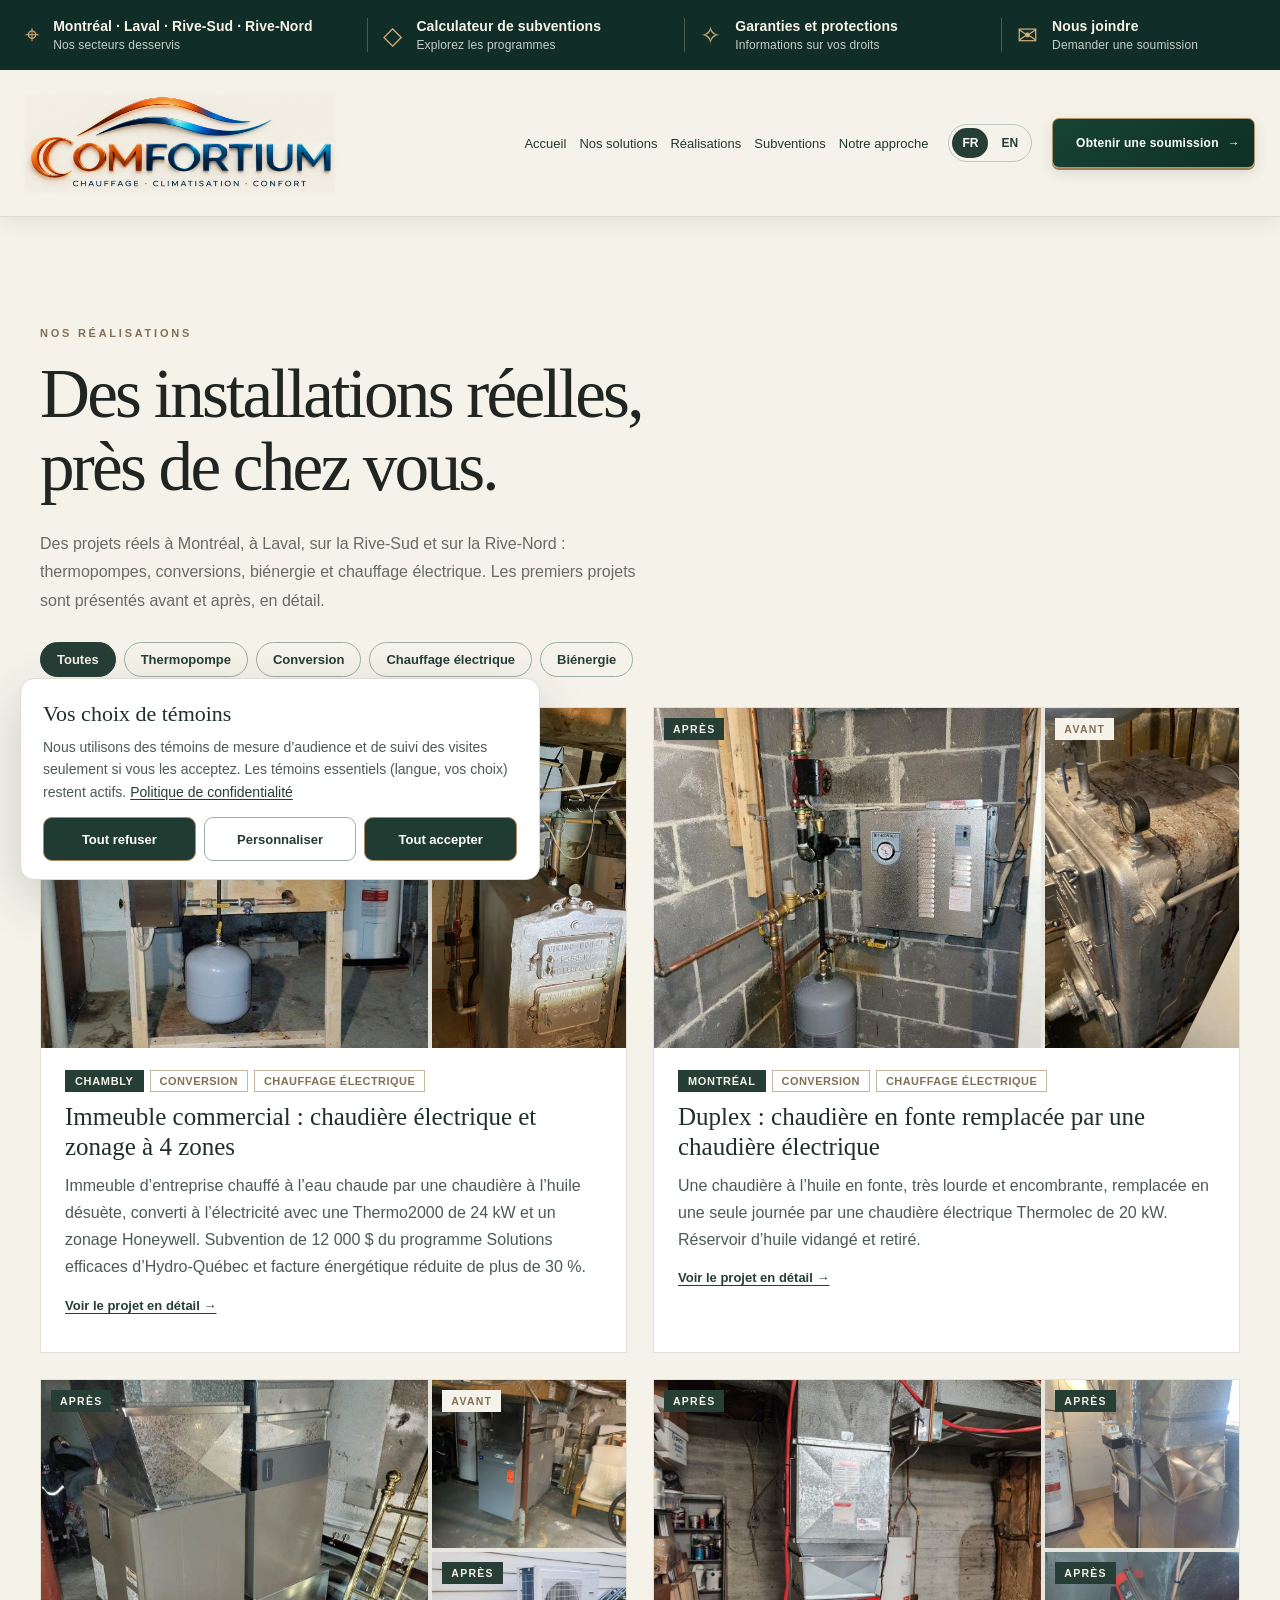
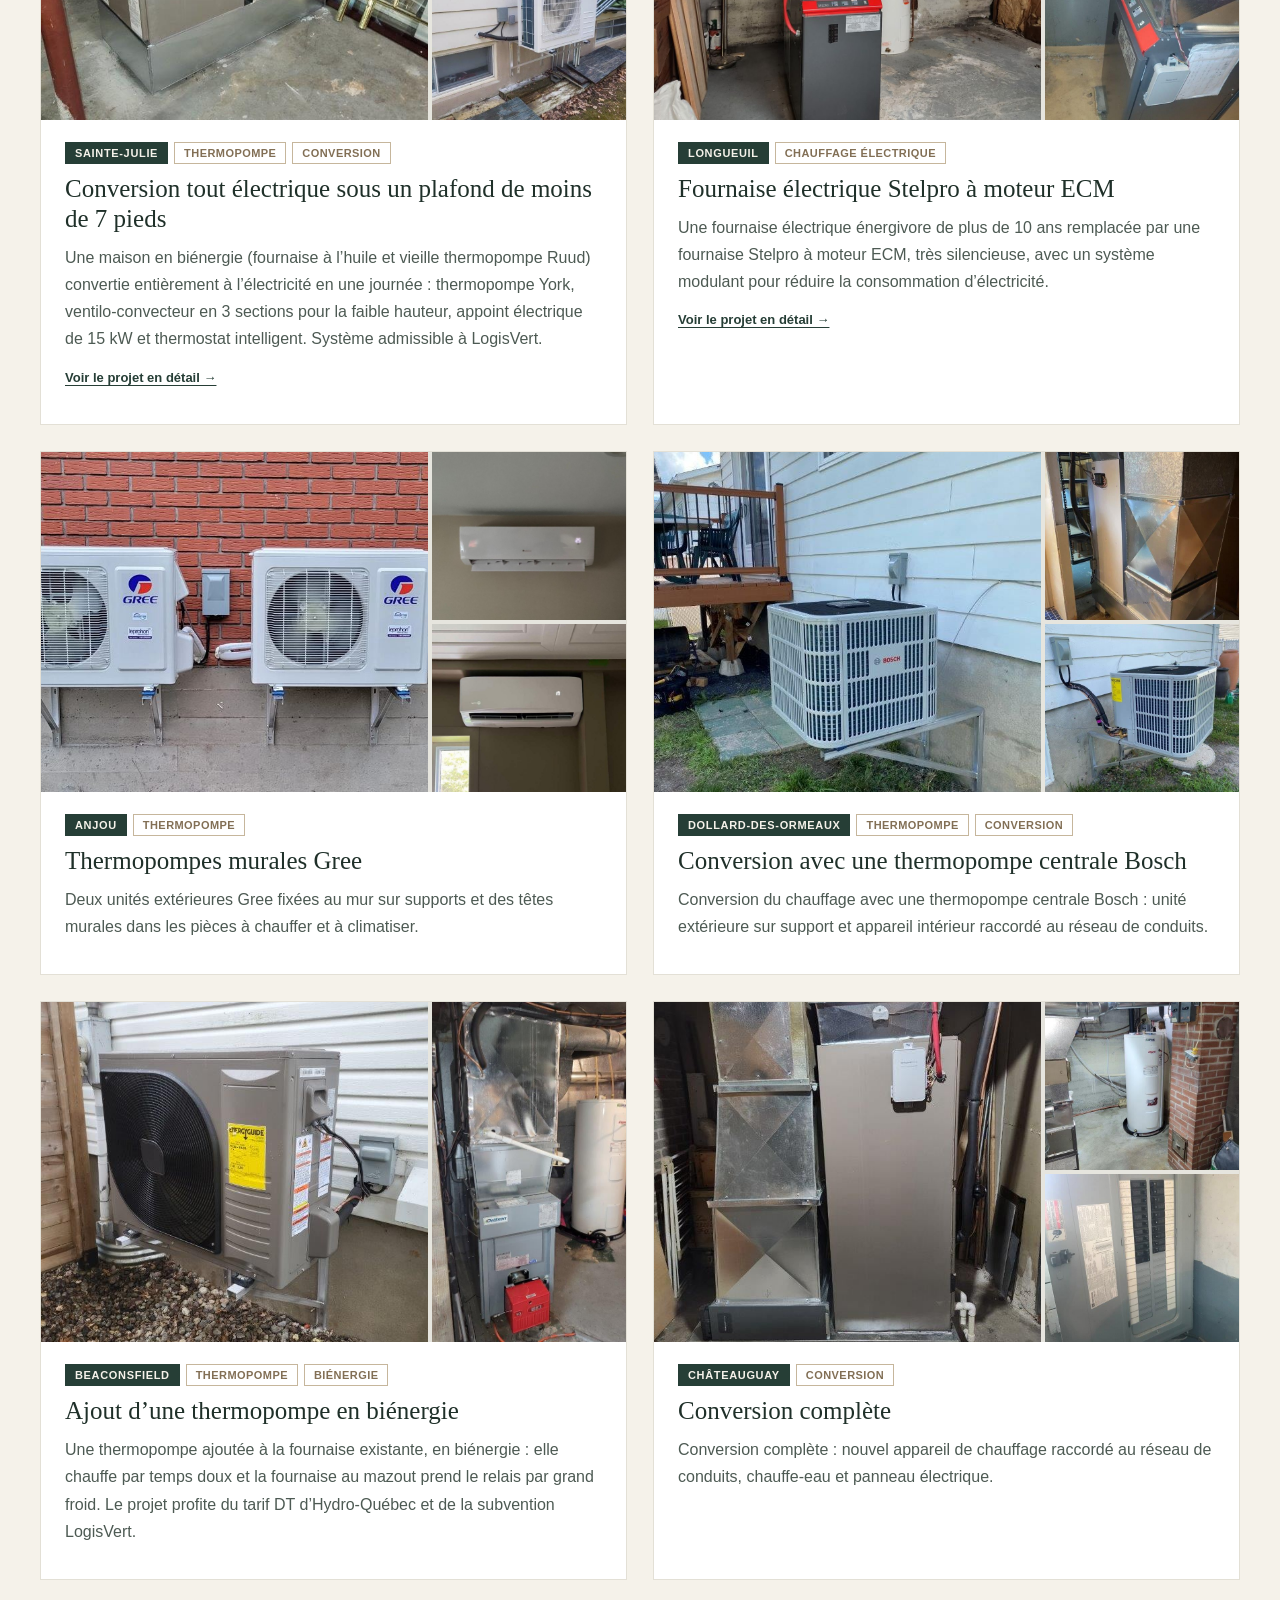
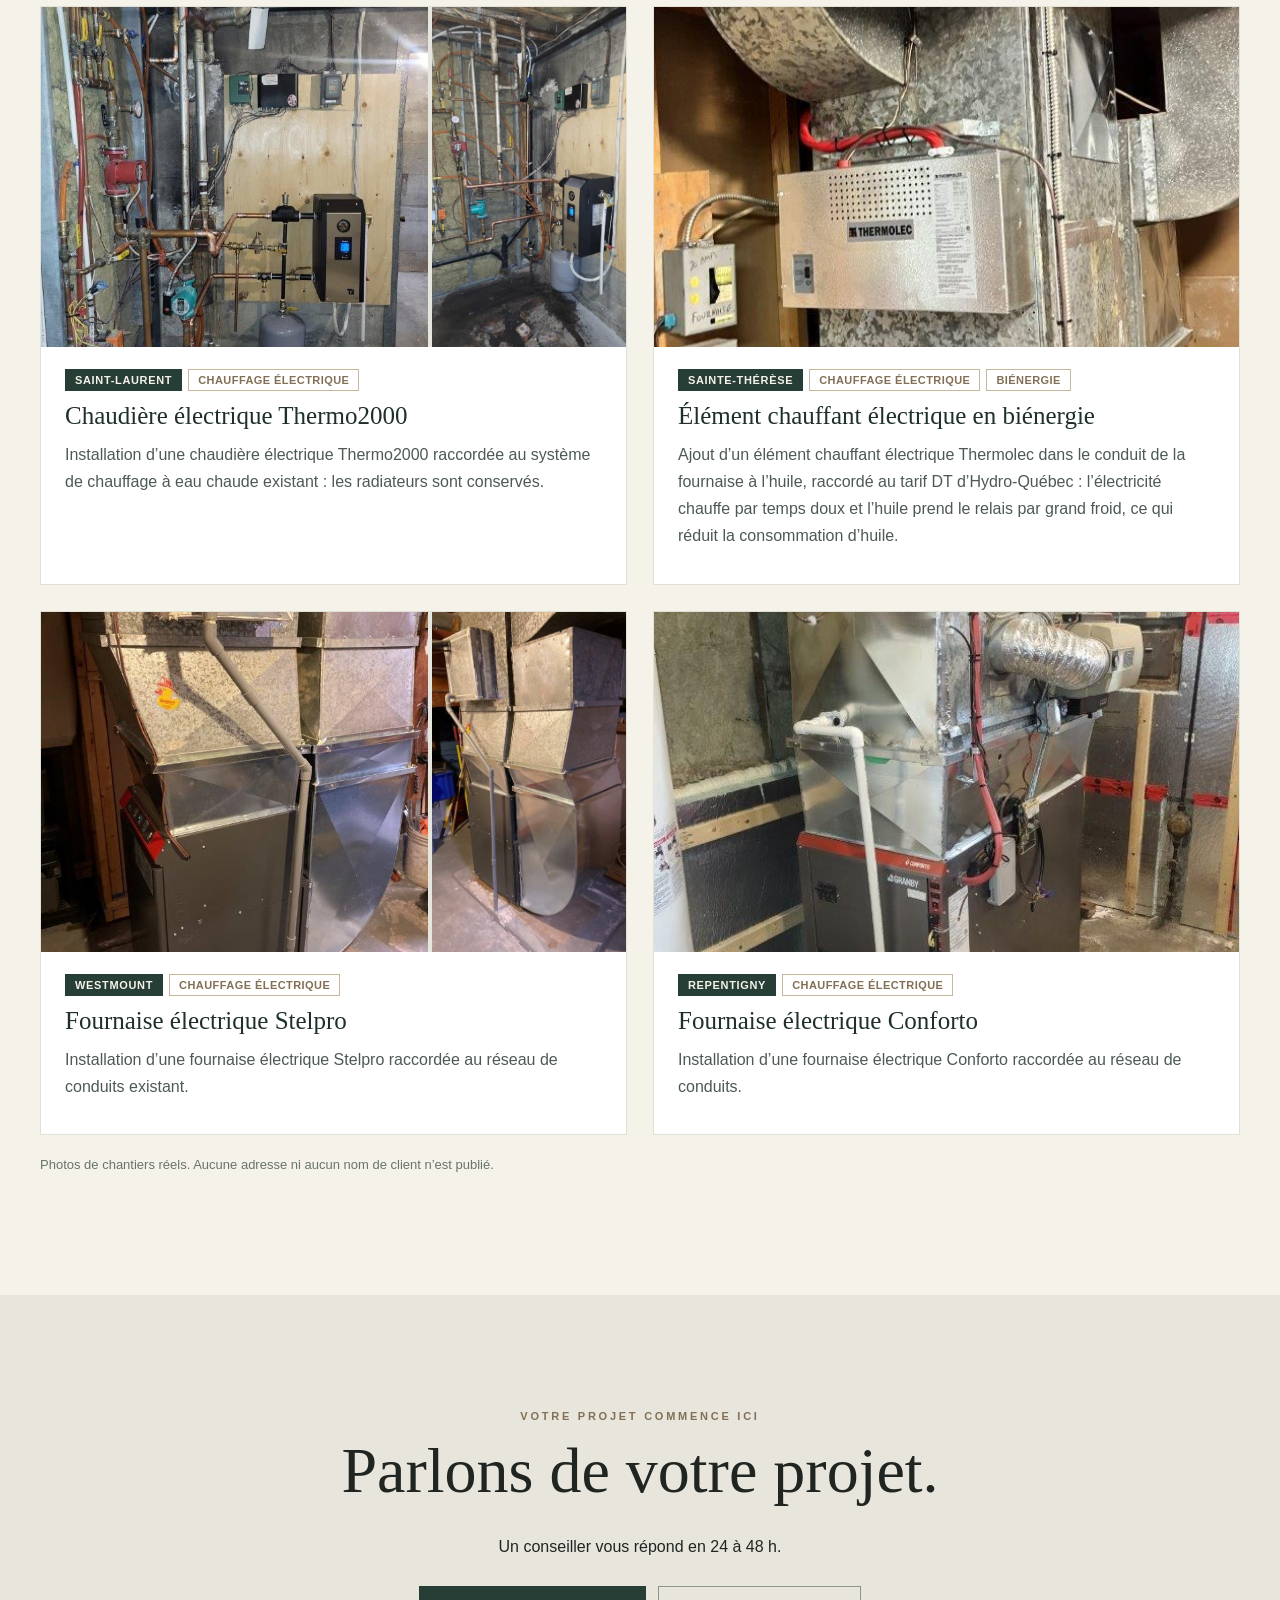
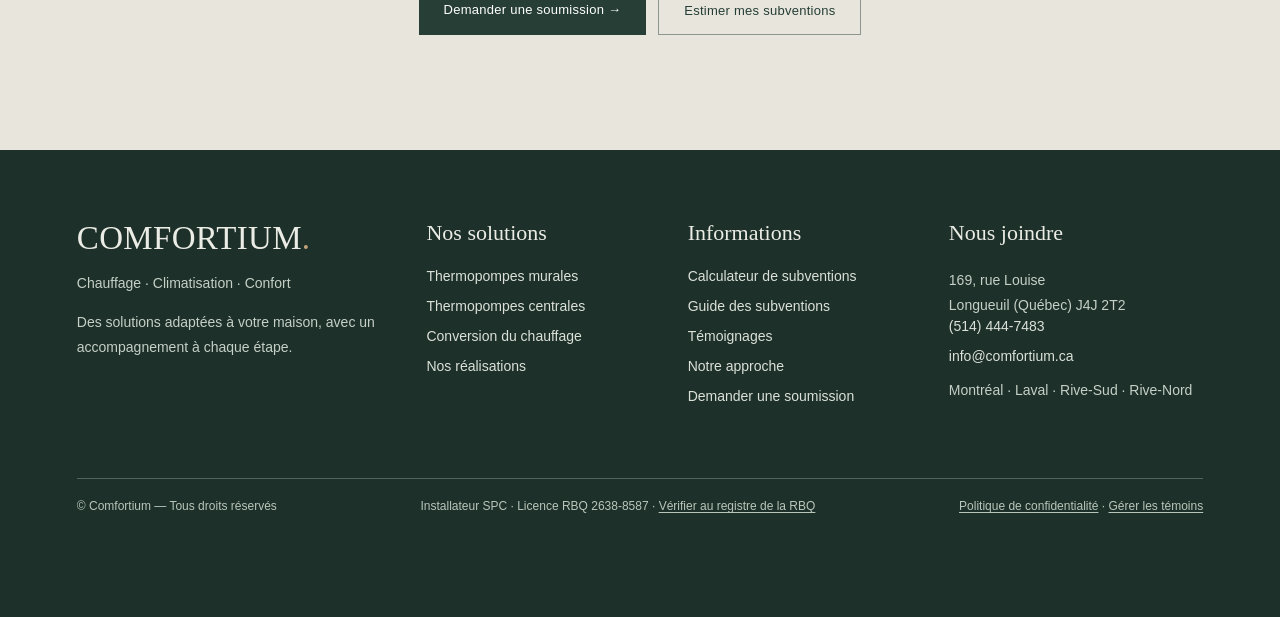
<file: realisations.html>
<!DOCTYPE html>

<html lang="fr"><head><meta charset="utf-8"/><meta content="width=device-width,initial-scale=1" name="viewport"/><title>Nos réalisations — thermopompes et chauffage | Comfortium</title>
<meta name="description" content="Installations réelles : thermopompes murales et centrales, conversions, biénergie et chauffage électrique à Montréal, Laval, Rive-Sud et Rive-Nord."/>
<link rel="canonical" href="https://comfortium.ca/realisations"/>
<meta property="og:type" content="website"/>
<meta property="og:site_name" content="Comfortium"/>
<meta property="og:locale" content="fr_CA"/>
<meta property="og:url" content="https://comfortium.ca/realisations"/>
<meta property="og:title" content="Nos réalisations — thermopompes et chauffage | Comfortium"/>
<meta property="og:description" content="Installations réelles : thermopompes murales et centrales, conversions, biénergie et chauffage électrique à Montréal, Laval, Rive-Sud et Rive-Nord."/>
<meta property="og:image" content="https://comfortium.ca/realisations/anjou-thermopompe-murale-1.jpg"/>
<meta property="og:image:alt" content="Thermopompes murales Gree installées à Anjou"/>
<style>
:root{--cream:#f5f2ea;--green:#263e36;--ink:#202522;--muted:#676b63;--gold:#aa9273}*{box-sizing:border-box}html{scroll-behavior:smooth}body{margin:0;background:var(--cream);color:var(--ink);font-family:Arial,Helvetica,sans-serif}a{text-decoration:none;color:inherit}header{position:sticky;top:0;z-index:20;background:#f5f2eaf2;backdrop-filter:blur(14px);border-bottom:1px solid #ddd9cf}.nav{max-width:1280px;margin:auto;padding:21px 35px;display:flex;align-items:center;gap:35px}.brand{font-family:Georgia,serif;font-size:30px;letter-spacing:-1px;color:var(--green);margin-right:auto}.navlinks{display:flex;gap:28px;font-size:13px}.btn{display:inline-block;background:var(--green);color:white;padding:16px 25px;font-size:13px;letter-spacing:.02em}.btn.outline{background:transparent;border:1px solid #8b968e;color:var(--green)}.hero{min-height:680px;position:relative;display:flex;align-items:center;color:white;background:linear-gradient(90deg,rgba(17,35,29,.86),rgba(17,35,29,.22)),url("thermopompe-hero.jpg") center/cover}.hero-inner{max-width:1280px;margin:auto;width:100%;padding:90px 48px}.eyebrow{text-transform:uppercase;letter-spacing:.25em;font-size:11px;font-weight:bold}.hero h1{font:normal clamp(52px,7vw,104px)/1.03 Georgia,serif;letter-spacing:-.045em;max-width:820px;margin:28px 0}.hero p{font-size:18px;line-height:1.7;max-width:520px;color:#e7e9e4;margin-bottom:34px}.actions{display:flex;gap:14px;flex-wrap:wrap}.hero .btn{background:#f5f2ea;color:#263e36}.hero .btn.outline{background:transparent;border:1px solid #e6e6de;color:white}.strip{display:grid;grid-template-columns:repeat(3,1fr);gap:0;border-bottom:1px solid #ddd9cf}.strip div{text-align:center;padding:30px 15px;border-right:1px solid #ddd9cf;font-size:13px}.section{max-width:1280px;margin:auto;padding:110px 40px}.section h2{font:normal clamp(40px,5vw,67px)/1.13 Georgia,serif;letter-spacing:-.04em;margin:18px 0 32px}.section .intro{max-width:600px;color:var(--muted);line-height:1.8}.grid{display:grid;grid-template-columns:repeat(3,1fr);gap:22px;margin-top:45px}.service{background:#eae9e2;min-height:390px;display:flex;flex-direction:column;justify-content:end;padding:30px;border-top:3px solid var(--green)}.service b{font:normal 31px Georgia,serif}.service p{line-height:1.7;color:#555f58}.dark{background:var(--green);color:#f5f2ea}.dark .section{padding-top:105px;padding-bottom:105px}.dark p{color:#d8e0d8;line-height:1.8;max-width:600px}.split{display:grid;grid-template-columns:1fr 1fr;gap:75px;align-items:center}.photo{min-height:420px;background:linear-gradient(140deg,#8b9e90,#314d42);display:flex;align-items:center;justify-content:center;color:#e7ede8;font:normal 27px Georgia,serif;text-align:center;padding:30px}.steps{display:grid;grid-template-columns:repeat(3,1fr);gap:28px;margin-top:50px}.step{border-top:1px solid #9eaea2;padding-top:24px}.step strong{font:normal 28px Georgia,serif}.step p{font-size:14px}.videos{display:grid;grid-template-columns:repeat(3,1fr);gap:20px;margin-top:40px}.video{aspect-ratio:4/3;background:#d7d9d5;display:flex;align-items:center;justify-content:center;color:#516258;text-align:center;padding:22px}.video span{font-size:14px}.contact{background:#e7e5dc;text-align:center;padding:115px 25px}.contact h2{font:normal clamp(42px,5vw,70px) Georgia,serif;margin:12px auto 30px;max-width:700px}footer{background:#1e2e27;color:#ddd;padding:35px 45px;display:flex;justify-content:space-between;gap:20px;font-size:13px}.notice{position:fixed;bottom:18px;left:18px;z-index:30;background:#fff;color:#25382d;box-shadow:0 4px 25px #0002;padding:12px 16px;font-size:12px;max-width:350px}.chat{position:fixed;bottom:20px;right:20px;background:var(--green);color:white;border:0;padding:16px 19px;border-radius:100px;box-shadow:0 8px 25px #0003;cursor:pointer}.chatnote{display:none;position:fixed;bottom:83px;right:20px;background:white;padding:22px;max-width:280px;box-shadow:0 6px 35px #0002;z-index:30;font-size:14px;line-height:1.5}.chatnote.show{display:block}@media(max-width:750px){.nav{padding:17px 20px}.navlinks{display:none}.brand{font-size:26px}.hero{min-height:600px}.hero-inner{padding:70px 25px}.strip,.grid,.split,.steps,.videos{grid-template-columns:1fr}.section{padding:70px 24px}.service{min-height:220px}.strip div{padding:19px}footer{flex-direction:column}.notice{bottom:10px;left:10px;right:80px}.chat{bottom:14px;right:12px}}
@media(prefers-reduced-motion:reduce){html{scroll-behavior:auto}}

/* Animations progressives au scroll */
.reveal{opacity:0;transform:translateY(48px);transition:opacity .85s cubic-bezier(.2,.7,.2,1),transform .85s cubic-bezier(.2,.7,.2,1)}.reveal.visible{opacity:1;transform:translateY(0)}.service,.video{transition:transform .55s ease,filter .55s ease}.service:hover,.video:hover{transform:translateY(-8px)}.hero{background-attachment:fixed}.scroll-progress{position:fixed;top:0;left:0;height:3px;background:#aa9273;z-index:100;width:0}.scroll-cue{position:absolute;bottom:24px;left:50%;transform:translateX(-50%);color:#fff;font-size:11px;letter-spacing:.22em;animation:cue 1.6s infinite alternate}@keyframes cue{to{transform:translate(-50%,9px);opacity:.4}}.photo{position:sticky;top:110px}.video{min-height:270px}@media(max-width:750px){.hero{background-attachment:scroll}.photo{position:relative;top:auto}.video{min-height:320px}}@media(prefers-reduced-motion:reduce){.reveal{opacity:1;transform:none;transition:none}.scroll-cue{animation:none}}
</style><style>
/* Cartes produits V4 : images et textes séparés, sans superposition */
.solution-grid{align-items:stretch;gap:22px}.solution-card{display:block;min-height:0;padding:0!important;border-top:0!important;background:#fdfcf8!important;overflow:hidden;position:relative;box-shadow:0 10px 28px rgba(27,43,34,.065)}.solution-image{height:270px;overflow:hidden;background:#e0e0d9}.solution-image img{display:block;width:100%;height:100%;object-fit:cover;object-position:center;transition:transform .65s ease}.solution-card:hover .solution-image img{transform:scale(1.045)}.solution-content{min-height:185px;padding:25px 28px 30px;position:relative}.solution-content h3{font:normal clamp(25px,2.3vw,33px)/1.14 Georgia,serif;letter-spacing:-.025em;margin:0 0 13px;color:#263e36}.solution-content p{font-size:15px;line-height:1.65;color:#555f58;margin:0;padding-right:12px}.solution-arrow{position:absolute;right:23px;bottom:19px;color:#263e36;font-size:22px}@media(max-width:750px){.solution-image{height:245px}.solution-content{min-height:160px;padding:23px 24px 35px}}
</style><style>
.trust-metrics{display:grid;grid-template-columns:repeat(3,1fr);border-bottom:1px solid #d9d7cd;background:#f5f2ea}.metric{padding:40px 25px;text-align:center;border-right:1px solid #d9d7cd;display:flex;flex-direction:column;align-items:center;gap:12px}.metric strong{font:normal clamp(34px,4vw,62px) Georgia,serif;color:#263e36;line-height:1}.metric span{font-size:12px;letter-spacing:.04em;color:#555f58;max-width:260px}.gallery-heading{display:flex;align-items:end;justify-content:space-between;gap:20px}.gallery-controls{display:flex;gap:12px;padding-bottom:28px}.gallery-controls button{width:49px;height:49px;border:1px solid #263e36;background:transparent;color:#263e36;border-radius:50%;font-size:23px;cursor:pointer}.gallery-controls button:hover{background:#263e36;color:white}.gallery-track{display:flex;gap:19px;overflow-x:auto;scroll-snap-type:x mandatory;scroll-behavior:smooth;padding-bottom:16px;scrollbar-color:#8e9d90 transparent}.gallery-item{flex:0 0 min(32%,380px);margin:0;scroll-snap-align:start;background:#e6e5de;overflow:hidden}.gallery-item img{display:block;width:100%;height:360px;object-fit:cover;transition:transform .5s}.gallery-item:hover img{transform:scale(1.04)}.gallery-item figcaption{padding:15px 18px;font-size:12px;color:#45554b}.gallery-note{font-size:13px;color:#626b62;margin-top:16px}.reviews-band{background:#e8e5dc}.reviews-band h2{font:normal clamp(40px,5vw,65px) Georgia,serif}.reviews-band p{max-width:620px;line-height:1.7}.review-placeholder{padding:38px;border:1px solid #c6c9c0;margin-top:32px;color:#5e675f;font-size:14px}@media(max-width:750px){.trust-metrics{grid-template-columns:1fr}.metric{padding:22px;border-bottom:1px solid #ddd}.metric strong{font-size:38px}.gallery-heading{align-items:center}.gallery-item{flex-basis:80%}.gallery-item img{height:290px}.gallery-controls button{width:42px;height:42px}}
</style><style>.gallery-item{background:#f0eee8;flex-basis:min(37%,440px)}.gallery-image-button{display:block;position:relative;border:0;padding:0;width:100%;cursor:zoom-in;background:#e5e5de;overflow:hidden}.gallery-image-button img{height:340px;width:100%;object-fit:cover;object-position:center}.gallery-item figcaption{padding:19px 20px;display:flex;flex-direction:column;gap:6px}.gallery-item figcaption strong{font:normal 24px Georgia,serif;color:#263e36}.gallery-item figcaption small{font-size:12px;color:#667067}.zoom-label{position:absolute;bottom:15px;right:15px;background:#f5f2ea;color:#263e36;padding:9px 12px;font-size:12px}.lightbox{border:0;background:#f5f2ea;max-width:min(900px,92vw);max-height:92vh;padding:20px;box-shadow:0 20px 80px #0006}.lightbox::backdrop{background:#111b17db}.lightbox img{display:block;max-width:100%;max-height:75vh;object-fit:contain;margin:auto}.lightbox p{font-size:13px;color:#526158}.lightbox-close{position:absolute;right:15px;top:10px;border:0;background:#263e36;color:white;font-size:26px;cursor:pointer;width:42px;height:42px}@media(max-width:750px){.gallery-item{flex-basis:83%}.gallery-image-button img{height:280px}}@media(prefers-reduced-motion:reduce){.gallery-track{scroll-behavior:auto}}</style><style>
/* V7: galerie photo épurée sans légendes individuelles */
.gallery-section{padding-top:96px;padding-bottom:100px}
.gallery-heading{align-items:end;margin-bottom:30px}
.gallery-heading h2{margin:0;font-size:clamp(46px,5.5vw,76px);letter-spacing:-.045em}
.gallery-item{background:transparent;overflow:hidden}
.gallery-image-button{border-radius:2px;overflow:hidden}
.gallery-image-button img{height:clamp(290px,30vw,460px);object-fit:cover;transition:transform .7s cubic-bezier(.2,.8,.2,1)}
.gallery-image-button:hover img{transform:scale(1.045)}
.gallery-track{scroll-snap-type:x mandatory}
.gallery-item{scroll-snap-align:start}
@media(max-width:750px){.gallery-section{padding-top:65px;padding-bottom:70px}.gallery-heading h2{font-size:44px}.gallery-image-button img{height:330px}}
</style><style>
/* V8 : seule l'en-tête est remplacée, le reste de V7 est inchangé */
.premium-header{position:sticky;top:0;z-index:40;background:#f5f2ea;box-shadow:0 3px 14px rgba(14,31,26,.08)}
.utility-bar{background:#102e27;color:#f5f0e6}
.utility-inner{max-width:1600px;margin:auto;min-height:37px;padding:7px 28px;display:flex;align-items:center;justify-content:space-between;gap:16px;font-size:12px;letter-spacing:.01em}
.utility-inner a{color:inherit;text-decoration:none}.utility-inner a:hover{text-decoration:underline}
.premium-nav{max-width:1600px;min-height:116px;padding:12px 28px;gap:28px}
.premium-brand{display:flex;align-items:center;margin-right:auto;flex:0 1 370px;min-width:210px}
.premium-brand img{display:block;width:100%;height:auto;max-height:110px;object-fit:contain;object-position:left center;mix-blend-mode:multiply;filter:drop-shadow(0 1px 2px rgba(0,0,0,.09))}
.premium-nav .navlinks{display:flex;align-items:center;gap:clamp(13px,2vw,30px);white-space:nowrap}
.premium-nav .navlinks a{font-size:14px;color:#23372e;transition:color .2s}.premium-nav .navlinks a:hover{color:#9a7549}
.premium-cta{background:linear-gradient(140deg,#174434,#0e2f25);border:1px solid #af956b;box-shadow:0 5px 14px #142a241f,0 2px 0 #ae8755;padding:19px 22px;white-space:nowrap;border-radius:5px;font-weight:600;transition:transform .2s,box-shadow .2s}
.premium-cta:hover{transform:translateY(-2px);box-shadow:0 9px 18px #142a242a,0 2px 0 #ae8755}
.premium-cta span{padding-left:9px}
@media(max-width:1100px){.utility-inner span:nth-child(2),.utility-inner a:nth-child(4){display:none}.premium-brand{flex-basis:270px}.premium-nav{gap:14px}.premium-nav .navlinks{gap:14px}}
@media(max-width:750px){.utility-inner{min-height:30px;padding:6px 13px;font-size:10px}.utility-inner span:nth-child(3){display:none}.premium-nav{min-height:75px;padding:8px 12px;gap:8px}.premium-brand{min-width:0;flex:1 1 190px}.premium-brand img{max-height:66px}.premium-nav .navlinks{display:none}.premium-cta{font-size:11px;padding:12px 10px;white-space:normal;max-width:145px;text-align:center}}
</style><style>
/* V9: header-only layout override; other sections unchanged */
.premium-header{position:sticky;top:0;z-index:40;background:#f5f2ea;box-shadow:0 4px 18px rgba(14,31,26,.08)}
.utility-bar{background:#102e27;color:#f8f3e9}
.utility-inner{max-width:1760px;margin:auto;min-height:70px;padding:11px 42px;display:grid;grid-template-columns:1.3fr 1.2fr 1.2fr 1fr;gap:22px;align-items:center;font-size:14px}
.utility-item{display:flex;gap:14px;align-items:center;min-width:0;color:inherit;text-decoration:none}
.utility-item:not(:first-child){border-left:1px solid rgba(232,215,179,.28);padding-left:24px}
.utility-item strong,.utility-item small{display:block;white-space:nowrap}
.utility-item strong{font-weight:600;font-size:14px;letter-spacing:.005em}
.utility-item small{font-size:12px;color:#c7cfc8;margin-top:4px}
.utility-symbol{font-size:25px;color:#d4ae7b;flex-shrink:0}
.premium-nav{max-width:1760px;margin:auto;min-height:146px;padding:18px 42px;display:flex;align-items:center;gap:clamp(20px,2.6vw,48px)}
.premium-brand{display:flex;align-items:center;margin-right:auto;flex:0 1 430px;min-width:260px}
.premium-brand img{display:block;width:100%;max-height:116px;object-fit:contain;object-position:left center;mix-blend-mode:multiply;filter:drop-shadow(0 1px 2px rgba(0,0,0,.06))}
.premium-nav .navlinks{display:flex;align-items:center;gap:clamp(14px,1.55vw,30px);white-space:nowrap}
.premium-nav .navlinks a{font-size:15px;color:#23372e;transition:color .2s}
.premium-nav .navlinks a:hover{color:#9a7549}
.premium-cta{background:linear-gradient(140deg,#174434,#0e2f25);border:1px solid #af956b;box-shadow:0 5px 14px #142a241f,0 2px 0 #ae8755;padding:20px 24px;white-space:nowrap;border-radius:7px;font-weight:600;transition:transform .2s,box-shadow .2s}
.premium-cta:hover{transform:translateY(-2px);box-shadow:0 9px 18px #142a242a,0 2px 0 #ae8755}
.premium-cta span{padding-left:9px}
@media(max-width:1300px){.utility-inner{padding:10px 25px;gap:12px}.utility-item:not(:first-child){padding-left:15px}.premium-nav{padding:15px 25px;gap:20px}.premium-brand{flex-basis:310px;min-width:220px}.premium-nav .navlinks{gap:13px}.premium-nav .navlinks a{font-size:13px}.premium-cta{padding:17px 14px;font-size:12px}}
@media(max-width:980px){.utility-inner{grid-template-columns:1fr 1fr;min-height:60px}.utility-guarantees{display:none}.utility-contact{display:none}.utility-item:nth-child(2){border-left:1px solid rgba(232,215,179,.28)}.premium-nav{min-height:104px}.premium-brand{flex:1 1 270px}.premium-nav .navlinks{display:none}.premium-brand img{max-height:92px}}
@media(max-width:580px){.utility-inner{min-height:52px;padding:9px 13px;gap:8px}.utility-item{gap:6px}.utility-item:not(:first-child){padding-left:9px}.utility-symbol{font-size:18px}.utility-item strong{font-size:10px}.utility-item small{font-size:9px}.premium-nav{min-height:82px;padding:8px 12px;gap:8px}.premium-brand{min-width:0;flex:1 1 180px}.premium-brand img{max-height:75px}.premium-cta{font-size:11px;padding:12px 10px;white-space:normal;max-width:148px;text-align:center}}
</style><style>
.reviews-band{background:#eae8df;color:#243b32}.reviews-band .section{max-width:1280px}.reviews-intro{max-width:770px;line-height:1.7;color:#5a655e}.reviews-grid{display:grid;grid-template-columns:repeat(3,minmax(0,1fr));gap:20px;margin-top:38px}.review-card{padding:32px;background:#f7f5ee;border:1px solid #d6d5cb;display:flex;flex-direction:column;min-height:310px}.review-stars{color:#aa8860;letter-spacing:3px}.review-card blockquote{font:normal 19px/1.6 Georgia,serif;margin:23px 0;flex:1}.review-by{font-weight:700;font-size:14px}.review-by span{color:#637068;font-weight:400}.reviews-disclaimer{font-size:12px;color:#667168;margin-top:22px}.footer-premium{background:#1d3029;color:#eaece5;display:block;padding:70px 6% 20px}.footer-grid{max-width:1300px;margin:auto;display:grid;grid-template-columns:1.4fr 1fr 1fr 1.15fr;gap:40px}.footer-grid h3{font:normal 22px Georgia,serif;margin:0 0 22px}.footer-grid a{display:block;margin:0 0 14px;color:#dbe1d9;text-decoration:none;font-size:14px}.footer-grid a:hover{text-decoration:underline}.footer-grid p,.footer-grid address{font-style:normal;color:#c5d0c7;font-size:14px;line-height:1.8}.footer-brand{font:normal 33px Georgia,serif;letter-spacing:.01em}.footer-brand span{color:#c0a17a}.footer-bottom{max-width:1300px;margin:60px auto 0;padding-top:20px;border-top:1px solid #52655b;display:flex;justify-content:space-between;gap:15px;color:#b9c6bb;font-size:12px}@media(max-width:900px){.reviews-grid{grid-template-columns:1fr}.footer-grid{grid-template-columns:repeat(2,minmax(0,1fr))}}@media(max-width:560px){.footer-grid{grid-template-columns:1fr}.footer-bottom{flex-direction:column}.footer-premium{padding:55px 24px 22px}}
</style><style>#formulaire-integre{max-width:850px}#comfortium-chat-original{color-scheme:normal}@media(max-width:700px){#comfortium-chat-original{width:100vw;height:105px;bottom:0;transition:height .2s}body:has(#comfortium-chat-original){} }</style><style>
/* Comfortium V15 shared design tokens: visual-only overrides */
:root{--cv-forest:#203b32;--cv-ivory:#f5f2ea;--cv-orange:#dc762b;--cv-blue:#176f9c;--cv-ink:#263b32}
html{scroll-padding-top:110px}body{overflow-x:hidden}
#lead-form,.lead-form-card{box-sizing:border-box!important;width:100%!important;max-width:100%!important;margin:0 auto!important;background:#fff!important;color:var(--cv-ink)!important;border:1px solid #dedbd1!important;border-radius:18px!important;box-shadow:0 12px 34px rgba(22,44,35,.08)!important;padding:clamp(20px,4vw,42px)!important}
#lead-form *{box-sizing:border-box!important}
#lead-form .lf-label{color:var(--cv-forest)!important;font-weight:600!important}
#lead-form .input-field,#lead-form .textarea-field{background:#fcfbf8!important;color:#203b32!important;border:1px solid #c9d0c8!important;border-radius:9px!important;box-shadow:none!important;min-width:0!important;width:100%!important}
#lead-form .input-field:focus,#lead-form .textarea-field:focus{border-color:var(--cv-blue)!important;outline:2px solid rgba(23,111,156,.18)!important;outline-offset:1px!important}
#lead-form .lf-row{display:grid!important;grid-template-columns:repeat(2,minmax(0,1fr))!important;gap:15px!important}
#lead-form .lf-field{min-width:0!important}
#lead-form .lf-submit{background:var(--cv-forest)!important;color:#fff!important;border:1px solid #b28a62!important;border-radius:10px!important;box-shadow:none!important;min-height:50px!important}
#lead-form .lf-submit:hover{background:#305447!important}
#lead-form .privacy-note{color:#68746c!important}
@media(max-width:580px){#lead-form .lf-row{grid-template-columns:1fr!important}#lead-form,.lead-form-card{padding:20px!important}}
</style><style>
#comfortium-language-switch{display:flex;align-items:center;gap:3px;padding:3px;border:1px solid #bdc7bd;border-radius:99px;flex-shrink:0}
#comfortium-language-switch button{border:0;background:transparent;color:#263e36;font:600 12px Arial;padding:8px 10px;border-radius:99px;cursor:pointer}
#comfortium-language-switch button[aria-pressed="true"]{background:#263e36;color:#fff}
#chatCloseButton{flex:0 0 auto;width:38px;height:38px;border-radius:50%;border:1px solid #b9c8c0;background:#f5f2ea;color:#203b32;font-size:26px;line-height:1;cursor:pointer;display:grid;place-items:center;margin-left:8px;z-index:2}
#chatCloseButton:focus-visible{outline:3px solid #e38b38;outline-offset:2px}
#chatWindow{isolation:isolate}
@media(max-width:800px){.premium-nav{flex-wrap:wrap!important;gap:8px!important}#comfortium-language-switch{margin-left:auto}.premium-nav .navlinks{display:none!important}}
</style><style id="comfortium-v20-chat-fixes">
#chatBubble.chat-is-open{visibility:hidden!important;pointer-events:none!important}
#chatWindow .quick-replies{display:flex!important;flex-wrap:wrap!important;gap:8px!important;margin-top:10px!important;max-width:100%!important}
#chatWindow .qr-btn{appearance:none!important;display:inline-flex!important;align-items:center!important;white-space:normal!important;text-align:left!important;background:#fff!important;border:1px solid #d7dfd8!important;border-radius:999px!important;padding:10px 14px!important;color:#203b32!important;font:600 12px/1.35 system-ui,sans-serif!important;box-shadow:0 2px 7px rgba(0,0,0,.06)!important;max-width:100%!important}
#chatWindow .qr-btn:hover{background:#eaf2ed!important;border-color:#769788!important}
#chatWindow .chat-messages{min-height:0!important}
#chatWindow .chat-head-row{min-width:0!important}
#chatWindow .chat-head-name{overflow-wrap:anywhere!important}
@media(max-width:550px){#chatWindow{max-height:calc(100dvh - 100px)!important}#chatWindow .qr-btn{font-size:12px!important}}
</style><style>.footer-bottom{padding-bottom:84px}.licence-note a:hover{opacity:.8}</style>
<style>
/* Formulaire de soumission natif — design Comfortium */
#lead-form.qf-card{box-sizing:border-box;width:100%;max-width:826px;margin:42px auto 0;background:#fff;color:#263b32;border:1px solid #dedbd1;border-radius:18px;box-shadow:0 12px 34px rgba(22,44,35,.08);padding:34px;text-align:left;font-family:Arial,Helvetica,sans-serif}
.qf-row{display:grid;grid-template-columns:repeat(2,minmax(0,1fr));gap:15px}
.qf-field{min-width:0}
.qf-label{display:block;font-size:11px;font-weight:600;letter-spacing:.1em;text-transform:uppercase;color:#203b32;margin-bottom:6px}
.qf-input{box-sizing:border-box;display:block;width:100%;background:#fcfbf8;color:#203b32;border:1px solid #c9d0c8;border-radius:9px;padding:12px 16px;font:14px Arial,Helvetica,sans-serif;margin:0 0 16px}
.qf-input:focus{outline:2px solid rgba(38,62,54,.22);outline-offset:1px;border-color:#263e36}
textarea.qf-input{min-height:90px;resize:vertical;line-height:1.6}
select.qf-input{cursor:pointer}
.qf-error,.qf-success{display:none;border-radius:10px;padding:12px 14px;font-size:13px;line-height:1.5;margin:0 0 12px}
.qf-error{background:#fdf3f2;border:1px solid #e9b4ad;color:#9f2d20}
.qf-success{background:#f1f6f2;border:1px solid #a9c7b1;color:#1f5133;font-weight:600;text-align:center}
#lfSubmitBtn{display:block;width:100%;min-height:50px;background:#203b32;color:#fff;border:1px solid #b28a62;border-radius:10px;font:700 14px Arial,Helvetica,sans-serif;letter-spacing:.01em;cursor:pointer;margin-top:4px}
#lfSubmitBtn:hover{background:#305447}
#lfSubmitBtn:disabled{opacity:.6;cursor:not-allowed}
.qf-note{font-size:11px;line-height:1.6;color:#68746c;text-align:center;margin:12px 0 0}
@media(max-width:700px){#lead-form.qf-card{padding:20px}.qf-row{grid-template-columns:1fr;gap:0}}
</style>
<script>window.dataLayer=window.dataLayer||[];function gtag(){dataLayer.push(arguments);}
/* Loi 25 : témoins refusés par défaut, jusqu'au consentement (bannière à venir). */
gtag('consent','default',{analytics_storage:'denied',ad_storage:'denied',ad_user_data:'denied',ad_personalization:'denied'});
gtag('js',new Date());gtag('config','G-3FQPV0JGVG');</script>
<script async src="https://www.googletagmanager.com/gtag/js?id=G-3FQPV0JGVG"></script>
<script type="application/ld+json">{"@context": "https://schema.org", "@type": "CollectionPage", "name": "Nos réalisations — Comfortium", "url": "https://comfortium.ca/realisations", "about": "Installations de thermopompes, conversions, biénergie et chauffage électrique", "provider": {"@type": "HVACBusiness", "name": "Comfortium", "url": "https://comfortium.ca/", "telephone": "+1-514-444-7483"}, "hasPart": [{"@type": "Article", "name": "Immeuble commercial : chaudière électrique et zonage à 4 zones — Chambly", "url": "https://comfortium.ca/projet-chambly-chaudiere-electrique-zonage", "image": "https://comfortium.ca/realisations/chambly-chaudiere-electrique-zonage-1.jpg", "locationCreated": {"@type": "Place", "name": "Chambly"}}, {"@type": "Article", "name": "Duplex : chaudière en fonte remplacée par une chaudière électrique — Montréal", "url": "https://comfortium.ca/projet-montreal-duplex-chaudiere-electrique", "image": "https://comfortium.ca/realisations/montreal-duplex-chaudiere-electrique-1.jpg", "locationCreated": {"@type": "Place", "name": "Montréal"}}, {"@type": "Article", "name": "Conversion tout électrique sous un plafond de moins de 7 pieds — Sainte-Julie", "url": "https://comfortium.ca/projet-sainte-julie-thermopompe-york", "image": "https://comfortium.ca/realisations/sainte-julie-thermopompe-york-1.jpg", "locationCreated": {"@type": "Place", "name": "Sainte-Julie"}}, {"@type": "Article", "name": "Fournaise électrique Stelpro à moteur ECM — Longueuil", "url": "https://comfortium.ca/projet-longueuil-fournaise-stelpro-ecm", "image": "https://comfortium.ca/realisations/longueuil-fournaise-stelpro-ecm-1.jpg", "locationCreated": {"@type": "Place", "name": "Longueuil"}}, {"@type": "CreativeWork", "name": "Thermopompes murales Gree — Anjou", "image": "https://comfortium.ca/realisations/anjou-thermopompe-murale-1.jpg", "locationCreated": {"@type": "Place", "name": "Anjou"}}, {"@type": "CreativeWork", "name": "Conversion avec une thermopompe centrale Bosch — Dollard-des-Ormeaux", "image": "https://comfortium.ca/realisations/dollard-des-ormeaux-thermopompe-bosch-1.jpg", "locationCreated": {"@type": "Place", "name": "Dollard-des-Ormeaux"}}, {"@type": "CreativeWork", "name": "Ajout d’une thermopompe en biénergie — Beaconsfield", "image": "https://comfortium.ca/realisations/beaconsfield-thermopompe-bienergie-1.jpg", "locationCreated": {"@type": "Place", "name": "Beaconsfield"}}, {"@type": "CreativeWork", "name": "Conversion complète — Châteauguay", "image": "https://comfortium.ca/realisations/chateauguay-conversion-complete-1.jpg", "locationCreated": {"@type": "Place", "name": "Châteauguay"}}, {"@type": "CreativeWork", "name": "Chaudière électrique Thermo2000 — Saint-Laurent", "image": "https://comfortium.ca/realisations/saint-laurent-chaudiere-electrique-1.jpg", "locationCreated": {"@type": "Place", "name": "Saint-Laurent"}}, {"@type": "CreativeWork", "name": "Élément chauffant électrique en biénergie — Sainte-Thérèse", "image": "https://comfortium.ca/realisations/sainte-therese-chauffage-electrique-bienergie-1.jpg", "locationCreated": {"@type": "Place", "name": "Sainte-Thérèse"}}, {"@type": "CreativeWork", "name": "Fournaise électrique Stelpro — Westmount", "image": "https://comfortium.ca/realisations/westmount-fournaise-electrique-stelpro-1.jpg", "locationCreated": {"@type": "Place", "name": "Westmount"}}, {"@type": "CreativeWork", "name": "Fournaise électrique Conforto — Repentigny", "image": "https://comfortium.ca/realisations/repentigny-fournaise-electrique-conforto-1.jpg", "locationCreated": {"@type": "Place", "name": "Repentigny"}}]}</script>
<style>.mz-hero h1{font:normal clamp(44px,5.4vw,76px)/1.06 Georgia,serif;letter-spacing:-.04em;margin:18px 0 26px;max-width:640px}.mz-actions{display:flex;flex-wrap:wrap;gap:12px;margin-top:30px}.mz-list{list-style:none;padding:0;margin:30px 0 0;max-width:760px}.mz-list li{border-top:1px solid #4d6359;padding:18px 0;color:#d8e0d8;line-height:1.7}.mz-list strong{display:block;font:normal 22px Georgia,serif;color:#f5f2ea;margin-bottom:4px}.mz-small{font-size:13px}.service h3{font:normal 24px Georgia,serif;margin:0 0 10px}.rz-filters{display:flex;flex-wrap:wrap;gap:8px;margin-top:26px}.rz-f{border:1px solid #9eaea2;background:transparent;color:#263e36;padding:9px 16px;border-radius:999px;font:600 13px Arial,Helvetica,sans-serif;cursor:pointer}.rz-f.is-on,.rz-f:hover{background:#263e36;color:#f5f2ea;border-color:#263e36}.rz-grid{display:grid;grid-template-columns:repeat(2,1fr);gap:26px}.rz-card{background:#fff;border:1px solid #e3e0d6;display:flex;flex-direction:column}.rz-card[hidden]{display:none}.rz-photos{display:grid;grid-template-columns:2fr 1fr;grid-template-rows:1fr 1fr;gap:4px;height:340px;background:#e6e5de}.rz-photos a{display:block;overflow:hidden}.rz-photos img{width:100%;height:100%;object-fit:cover;display:block;transition:transform .4s}.rz-photos a:hover img{transform:scale(1.03)}.rz-main{grid-row:1/3}.rz-n1{grid-template-columns:1fr}.rz-n1 .rz-main{grid-row:1/3}.rz-n2 .rz-thumb{grid-row:1/3}.rz-body{padding:22px 24px 24px}.rz-body h3{font:normal 25px/1.2 Georgia,serif;margin:10px 0 10px;color:#1f3029}.rz-body p{line-height:1.7;color:#4d5a53;margin:0 0 10px}.rz-tags{display:flex;flex-wrap:wrap;gap:6px}.rz-city{background:#263e36;color:#f5f2ea;font:700 11px Arial,Helvetica,sans-serif;letter-spacing:.06em;text-transform:uppercase;padding:5px 10px}.rz-tag{border:1px solid #c6b69c;color:#826f55;font:700 11px Arial,Helvetica,sans-serif;letter-spacing:.04em;text-transform:uppercase;padding:4px 9px}.rz-spc{font-size:12.5px;color:#68746c!important;margin-top:4px!important}.rz-note{font-size:13px;color:#68746c;margin-top:22px}.rz-photos a{position:relative}.rz-ba{position:absolute;left:10px;top:10px;font:700 10.5px Arial,Helvetica,sans-serif;letter-spacing:.12em;text-transform:uppercase;padding:5px 9px;background:#263e36;color:#f5f2ea}.rz-ba.rz-avant{background:#f5f2ea;color:#826f55}.rz-body h3 a:hover{text-decoration:underline;text-underline-offset:3px}.rz-more{font:700 13px Arial,Helvetica,sans-serif;color:#263e36;text-decoration:underline;text-underline-offset:3px}@media(max-width:900px){.rz-grid{grid-template-columns:1fr}.rz-photos{height:300px}}@media(max-width:520px){.rz-photos{height:240px}}</style>
<script src="consent.js" defer></script>
</head><body><div class="scroll-progress" id="scrollProgress"></div>
<header class="premium-header"><div class="utility-bar"><div class="utility-inner"><div class="utility-item"><span class="utility-symbol">⌖</span><span><strong>Montréal · Laval · Rive-Sud · Rive-Nord</strong><small><span data-i18n-en="Areas served" data-i18n-fr="Nos secteurs desservis">Nos secteurs desservis</span></small></span></div><a class="utility-item" href="calculateur-subvention.html"><span class="utility-symbol">◇</span><span><strong><span data-i18n-en="Rebate calculator" data-i18n-fr="Calculateur de subventions">Calculateur de subventions</span></strong><small><span data-i18n-en="Explore subsidy programs" data-i18n-fr="Explorez les programmes">Explorez les programmes</span></small></span></a><a class="utility-item utility-guarantees" href="index.html#subventions"><span class="utility-symbol">✧</span><span><strong><span data-i18n-en="Warranties and protections" data-i18n-fr="Garanties et protections">Garanties et protections</span></strong><small><span data-i18n-en="Information on your rights" data-i18n-fr="Informations sur vos droits">Informations sur vos droits</span></small></span></a><a class="utility-item utility-contact" href="index.html#soumission"><span class="utility-symbol">✉</span><span><strong><span data-i18n-en="Contact us" data-i18n-fr="Nous joindre">Nous joindre</span></strong><small><span data-i18n-en="Request a quote" data-i18n-fr="Demander une soumission">Demander une soumission</span></small></span></a></div></div><nav class="nav premium-nav"><a aria-label="Comfortium, accueil" class="premium-brand" href="index.html#accueil"><img alt="Comfortium — Chauffage, climatisation, confort" src="logo_comfortium_orange_bleu.png"/></a><div class="navlinks"><a href="index.html#accueil"><span data-i18n-en="Home" data-i18n-fr="Accueil">Accueil</span></a><a href="index.html#solutions"><span data-i18n-en="Our solutions" data-i18n-fr="Nos solutions">Nos solutions</span></a><a href="realisations.html"><span data-i18n-en="Projects" data-i18n-fr="Réalisations">Réalisations</span></a><a href="index.html#subventions"><span data-i18n-en="Subsidies" data-i18n-fr="Subventions">Subventions</span></a><a href="index.html#approche"><span data-i18n-en="Our approach" data-i18n-fr="Notre approche">Notre approche</span></a></div><div aria-label="Langue / Language" id="comfortium-language-switch" role="group"><button data-lang="fr" onclick="comfortiumSetLanguage('fr')" type="button">FR</button><button data-lang="en" onclick="comfortiumSetLanguage('en')" type="button">EN</button></div><a class="btn premium-cta" href="index.html#soumission"><span data-i18n-en="Get a quote" data-i18n-fr="Obtenir une soumission">Obtenir une soumission</span><span aria-hidden="true">→</span></a></nav></header>
<main id="realisations-page"><section class="section mz-hero" style="padding-bottom:20px"><div class="eyebrow" style="color:#826f55"><span data-i18n-fr="Nos réalisations" data-i18n-en="Our work">Nos réalisations</span></div><h1><span data-i18n-fr="Des installations réelles, près de chez vous." data-i18n-en="Real installations, close to home.">Des installations réelles, près de chez vous.</span></h1><p class="intro"><span data-i18n-fr="Des projets réels à Montréal, à Laval, sur la Rive-Sud et sur la Rive-Nord : thermopompes, conversions, biénergie et chauffage électrique. Les premiers projets sont présentés avant et après, en détail." data-i18n-en="Real projects in Montréal, Laval and on the South and North Shores: heat pumps, conversions, dual energy and electric heating. The first projects are shown before and after, in detail.">Des projets réels à Montréal, à Laval, sur la Rive-Sud et sur la Rive-Nord : thermopompes, conversions, biénergie et chauffage électrique. Les premiers projets sont présentés avant et après, en détail.</span></p><div class="rz-filters" role="group" aria-label="Filtrer les réalisations"><button type="button" class="rz-f is-on" data-f="all"><span data-i18n-fr="Toutes" data-i18n-en="All">Toutes</span></button><button type="button" class="rz-f" data-f="thermopompe"><span data-i18n-fr="Thermopompe" data-i18n-en="Heat pump">Thermopompe</span></button><button type="button" class="rz-f" data-f="conversion"><span data-i18n-fr="Conversion" data-i18n-en="Conversion">Conversion</span></button><button type="button" class="rz-f" data-f="electrique"><span data-i18n-fr="Chauffage électrique" data-i18n-en="Electric heating">Chauffage électrique</span></button><button type="button" class="rz-f" data-f="bienergie"><span data-i18n-fr="Biénergie" data-i18n-en="Dual energy">Biénergie</span></button></div></section><section class="section" style="padding-top:10px"><div class="rz-grid"><article class="rz-card rz-detail" data-cats="conversion electrique"><div class="rz-photos rz-n2"><a class="rz-main" href="projet-chambly-chaudiere-electrique-zonage.html"><img src="realisations/chambly-chaudiere-electrique-zonage-1.jpg" alt="Chaudière électrique Thermo2000 et commande de zones Honeywell raccordée aux 4 pompes de circulation, Chambly" width="576" height="768" loading="lazy"/><span class="rz-ba rz-apres"><span data-i18n-fr="Après" data-i18n-en="After">Après</span></span></a><a class="rz-thumb" href="projet-chambly-chaudiere-electrique-zonage.html"><img src="realisations/chambly-chaudiere-electrique-zonage-2.jpg" alt="Ancienne chaudière à l’huile du système à eau chaude, avant les travaux, Chambly" width="900" height="1200" loading="lazy"/><span class="rz-ba rz-avant"><span data-i18n-fr="Avant" data-i18n-en="Before">Avant</span></span></a></div><div class="rz-body"><div class="rz-tags"><span class="rz-city">Chambly</span><span class="rz-tag"><span data-i18n-fr="Conversion" data-i18n-en="Conversion">Conversion</span></span><span class="rz-tag"><span data-i18n-fr="Chauffage électrique" data-i18n-en="Electric heating">Chauffage électrique</span></span></div><h3><a href="projet-chambly-chaudiere-electrique-zonage.html"><span data-i18n-fr="Immeuble commercial : chaudière électrique et zonage à 4 zones" data-i18n-en="Commercial building: electric boiler with 4-zone control">Immeuble commercial : chaudière électrique et zonage à 4 zones</span></a></h3><p><span data-i18n-fr="Immeuble d’entreprise chauffé à l’eau chaude par une chaudière à l’huile désuète, converti à l’électricité avec une Thermo2000 de 24 kW et un zonage Honeywell. Subvention de 12 000 $ du programme Solutions efficaces d’Hydro-Québec et facture énergétique réduite de plus de 30 %." data-i18n-en="Business building heated with hot water by an outdated oil boiler, converted to electricity with a 24 kW Thermo2000 and Honeywell zoning. $12,000 rebate from Hydro-Québec’s Solutions efficaces program and an energy bill reduced by more than 30%.">Immeuble d’entreprise chauffé à l’eau chaude par une chaudière à l’huile désuète, converti à l’électricité avec une Thermo2000 de 24 kW et un zonage Honeywell. Subvention de 12 000 $ du programme Solutions efficaces d’Hydro-Québec et facture énergétique réduite de plus de 30 %.</span></p><p><a class="rz-more" href="projet-chambly-chaudiere-electrique-zonage.html"><span data-i18n-fr="Voir le projet en détail →" data-i18n-en="See the full project →">Voir le projet en détail →</span></a></p></div></article><article class="rz-card rz-detail" data-cats="conversion electrique"><div class="rz-photos rz-n2"><a class="rz-main" href="projet-montreal-duplex-chaudiere-electrique.html"><img src="realisations/montreal-duplex-chaudiere-electrique-1.jpg" alt="Chaudière électrique Thermolec de 20 kW avec nouvelle pompe et nouveau réservoir d’expansion, duplex à Montréal" width="576" height="768" loading="lazy"/><span class="rz-ba rz-apres"><span data-i18n-fr="Après" data-i18n-en="After">Après</span></span></a><a class="rz-thumb" href="projet-montreal-duplex-chaudiere-electrique.html"><img src="realisations/montreal-duplex-chaudiere-electrique-2.jpg" alt="Ancienne chaudière à l’huile en fonte, avant les travaux, duplex à Montréal" width="900" height="1200" loading="lazy"/><span class="rz-ba rz-avant"><span data-i18n-fr="Avant" data-i18n-en="Before">Avant</span></span></a></div><div class="rz-body"><div class="rz-tags"><span class="rz-city">Montréal</span><span class="rz-tag"><span data-i18n-fr="Conversion" data-i18n-en="Conversion">Conversion</span></span><span class="rz-tag"><span data-i18n-fr="Chauffage électrique" data-i18n-en="Electric heating">Chauffage électrique</span></span></div><h3><a href="projet-montreal-duplex-chaudiere-electrique.html"><span data-i18n-fr="Duplex : chaudière en fonte remplacée par une chaudière électrique" data-i18n-en="Duplex: cast-iron boiler replaced by an electric boiler">Duplex : chaudière en fonte remplacée par une chaudière électrique</span></a></h3><p><span data-i18n-fr="Une chaudière à l’huile en fonte, très lourde et encombrante, remplacée en une seule journée par une chaudière électrique Thermolec de 20 kW. Réservoir d’huile vidangé et retiré." data-i18n-en="A very heavy, bulky cast-iron oil boiler replaced in a single day by a 20 kW Thermolec electric boiler. Oil tank emptied and removed.">Une chaudière à l’huile en fonte, très lourde et encombrante, remplacée en une seule journée par une chaudière électrique Thermolec de 20 kW. Réservoir d’huile vidangé et retiré.</span></p><p><a class="rz-more" href="projet-montreal-duplex-chaudiere-electrique.html"><span data-i18n-fr="Voir le projet en détail →" data-i18n-en="See the full project →">Voir le projet en détail →</span></a></p></div></article><article class="rz-card rz-detail" data-cats="thermopompe conversion"><div class="rz-photos rz-n3"><a class="rz-main" href="projet-sainte-julie-thermopompe-york.html"><img src="realisations/sainte-julie-thermopompe-york-1.jpg" alt="Ventilo-convecteur modulaire en 3 sections installé sous un plafond bas, Sainte-Julie" width="576" height="768" loading="lazy"/><span class="rz-ba rz-apres"><span data-i18n-fr="Après" data-i18n-en="After">Après</span></span></a><a class="rz-thumb" href="projet-sainte-julie-thermopompe-york.html"><img src="realisations/sainte-julie-thermopompe-york-4.jpg" alt="Ancienne fournaise à l’huile en biénergie, avant les travaux, Sainte-Julie" width="900" height="1200" loading="lazy"/><span class="rz-ba rz-avant"><span data-i18n-fr="Avant" data-i18n-en="Before">Avant</span></span></a><a class="rz-thumb" href="projet-sainte-julie-thermopompe-york.html"><img src="realisations/sainte-julie-thermopompe-york-2.jpg" alt="Unité extérieure de la thermopompe York, Sainte-Julie" width="576" height="768" loading="lazy"/><span class="rz-ba rz-apres"><span data-i18n-fr="Après" data-i18n-en="After">Après</span></span></a></div><div class="rz-body"><div class="rz-tags"><span class="rz-city">Sainte-Julie</span><span class="rz-tag"><span data-i18n-fr="Thermopompe" data-i18n-en="Heat pump">Thermopompe</span></span><span class="rz-tag"><span data-i18n-fr="Conversion" data-i18n-en="Conversion">Conversion</span></span></div><h3><a href="projet-sainte-julie-thermopompe-york.html"><span data-i18n-fr="Conversion tout électrique sous un plafond de moins de 7 pieds" data-i18n-en="All-electric conversion under a ceiling lower than 7 feet">Conversion tout électrique sous un plafond de moins de 7 pieds</span></a></h3><p><span data-i18n-fr="Une maison en biénergie (fournaise à l’huile et vieille thermopompe Ruud) convertie entièrement à l’électricité en une journée : thermopompe York, ventilo-convecteur en 3 sections pour la faible hauteur, appoint électrique de 15 kW et thermostat intelligent. Système admissible à LogisVert." data-i18n-en="A dual-energy home (oil furnace and an old Ruud heat pump) fully converted to electricity in one day: York heat pump, 3-section air handler for the low ceiling, 15 kW electric backup and a smart thermostat. LogisVert-eligible system.">Une maison en biénergie (fournaise à l’huile et vieille thermopompe Ruud) convertie entièrement à l’électricité en une journée : thermopompe York, ventilo-convecteur en 3 sections pour la faible hauteur, appoint électrique de 15 kW et thermostat intelligent. Système admissible à LogisVert.</span></p><p><a class="rz-more" href="projet-sainte-julie-thermopompe-york.html"><span data-i18n-fr="Voir le projet en détail →" data-i18n-en="See the full project →">Voir le projet en détail →</span></a></p></div></article><article class="rz-card rz-detail" data-cats="electrique"><div class="rz-photos rz-n3"><a class="rz-main" href="projet-longueuil-fournaise-stelpro-ecm.html"><img src="realisations/longueuil-fournaise-stelpro-ecm-1.jpg" alt="Fournaise électrique Stelpro raccordée aux conduits, Longueuil" width="900" height="1200" loading="lazy"/><span class="rz-ba rz-apres"><span data-i18n-fr="Après" data-i18n-en="After">Après</span></span></a><a class="rz-thumb" href="projet-longueuil-fournaise-stelpro-ecm.html"><img src="realisations/longueuil-fournaise-stelpro-ecm-2.jpg" alt="Fournaise électrique Stelpro et conduits, Longueuil" width="576" height="768" loading="lazy"/><span class="rz-ba rz-apres"><span data-i18n-fr="Après" data-i18n-en="After">Après</span></span></a><a class="rz-thumb" href="projet-longueuil-fournaise-stelpro-ecm.html"><img src="realisations/longueuil-fournaise-stelpro-ecm-3.jpg" alt="Panneau de la fournaise électrique Stelpro, Longueuil" width="576" height="768" loading="lazy"/><span class="rz-ba rz-apres"><span data-i18n-fr="Après" data-i18n-en="After">Après</span></span></a></div><div class="rz-body"><div class="rz-tags"><span class="rz-city">Longueuil</span><span class="rz-tag"><span data-i18n-fr="Chauffage électrique" data-i18n-en="Electric heating">Chauffage électrique</span></span></div><h3><a href="projet-longueuil-fournaise-stelpro-ecm.html"><span data-i18n-fr="Fournaise électrique Stelpro à moteur ECM" data-i18n-en="Stelpro electric furnace with ECM motor">Fournaise électrique Stelpro à moteur ECM</span></a></h3><p><span data-i18n-fr="Une fournaise électrique énergivore de plus de 10 ans remplacée par une fournaise Stelpro à moteur ECM, très silencieuse, avec un système modulant pour réduire la consommation d’électricité." data-i18n-en="An energy-hungry electric furnace over 10 years old replaced by a very quiet Stelpro furnace with an ECM motor and a modulating system to reduce electricity use.">Une fournaise électrique énergivore de plus de 10 ans remplacée par une fournaise Stelpro à moteur ECM, très silencieuse, avec un système modulant pour réduire la consommation d’électricité.</span></p><p><a class="rz-more" href="projet-longueuil-fournaise-stelpro-ecm.html"><span data-i18n-fr="Voir le projet en détail →" data-i18n-en="See the full project →">Voir le projet en détail →</span></a></p></div></article><article class="rz-card" data-cats="thermopompe"><div class="rz-photos rz-n3"><a class="rz-main" href="realisations/anjou-thermopompe-murale-1.jpg" target="_blank" rel="noopener"><img src="realisations/anjou-thermopompe-murale-1.jpg" alt="Deux unités extérieures de thermopompe murale Gree sur un mur de brique, Anjou" width="1200" height="542" loading="lazy"/></a><a class="rz-thumb" href="realisations/anjou-thermopompe-murale-2.jpg" target="_blank" rel="noopener"><img src="realisations/anjou-thermopompe-murale-2.jpg" alt="Tête murale de thermopompe installée dans une pièce, Anjou" width="900" height="1200" loading="lazy"/></a><a class="rz-thumb" href="realisations/anjou-thermopompe-murale-3.jpg" target="_blank" rel="noopener"><img src="realisations/anjou-thermopompe-murale-3.jpg" alt="Tête murale de thermopompe au-dessus d’une fenêtre, Anjou" width="1200" height="900" loading="lazy"/></a></div><div class="rz-body"><div class="rz-tags"><span class="rz-city">Anjou</span><span class="rz-tag"><span data-i18n-fr="Thermopompe" data-i18n-en="Heat pump">Thermopompe</span></span></div><h3><span data-i18n-fr="Thermopompes murales Gree" data-i18n-en="Gree wall-mounted heat pumps">Thermopompes murales Gree</span></h3><p><span data-i18n-fr="Deux unités extérieures Gree fixées au mur sur supports et des têtes murales dans les pièces à chauffer et à climatiser." data-i18n-en="Two Gree outdoor units mounted on wall brackets and wall units in the rooms to heat and cool.">Deux unités extérieures Gree fixées au mur sur supports et des têtes murales dans les pièces à chauffer et à climatiser.</span></p></div></article><article class="rz-card" data-cats="thermopompe conversion"><div class="rz-photos rz-n3"><a class="rz-main" href="realisations/dollard-des-ormeaux-thermopompe-bosch-1.jpg" target="_blank" rel="noopener"><img src="realisations/dollard-des-ormeaux-thermopompe-bosch-1.jpg" alt="Unité extérieure de thermopompe centrale Bosch, Dollard-des-Ormeaux" width="576" height="768" loading="lazy"/></a><a class="rz-thumb" href="realisations/dollard-des-ormeaux-thermopompe-bosch-2.jpg" target="_blank" rel="noopener"><img src="realisations/dollard-des-ormeaux-thermopompe-bosch-2.jpg" alt="Appareil intérieur et conduits de la thermopompe centrale, Dollard-des-Ormeaux" width="576" height="768" loading="lazy"/></a><a class="rz-thumb" href="realisations/dollard-des-ormeaux-thermopompe-bosch-3.jpg" target="_blank" rel="noopener"><img src="realisations/dollard-des-ormeaux-thermopompe-bosch-3.jpg" alt="Unité extérieure Bosch sur support mural, Dollard-des-Ormeaux" width="576" height="768" loading="lazy"/></a></div><div class="rz-body"><div class="rz-tags"><span class="rz-city">Dollard-des-Ormeaux</span><span class="rz-tag"><span data-i18n-fr="Thermopompe" data-i18n-en="Heat pump">Thermopompe</span></span><span class="rz-tag"><span data-i18n-fr="Conversion" data-i18n-en="Conversion">Conversion</span></span></div><h3><span data-i18n-fr="Conversion avec une thermopompe centrale Bosch" data-i18n-en="Conversion with a Bosch central heat pump">Conversion avec une thermopompe centrale Bosch</span></h3><p><span data-i18n-fr="Conversion du chauffage avec une thermopompe centrale Bosch : unité extérieure sur support et appareil intérieur raccordé au réseau de conduits." data-i18n-en="Heating conversion with a Bosch central heat pump: outdoor unit on a bracket and indoor unit connected to the duct system.">Conversion du chauffage avec une thermopompe centrale Bosch : unité extérieure sur support et appareil intérieur raccordé au réseau de conduits.</span></p></div></article><article class="rz-card" data-cats="thermopompe bienergie"><div class="rz-photos rz-n2"><a class="rz-main" href="realisations/beaconsfield-thermopompe-bienergie-1.jpg" target="_blank" rel="noopener"><img src="realisations/beaconsfield-thermopompe-bienergie-1.jpg" alt="Unité extérieure de thermopompe en biénergie, Beaconsfield" width="576" height="768" loading="lazy"/></a><a class="rz-thumb" href="realisations/beaconsfield-thermopompe-bienergie-2.jpg" target="_blank" rel="noopener"><img src="realisations/beaconsfield-thermopompe-bienergie-2.jpg" alt="Fournaise au mazout jumelée à la thermopompe en biénergie, Beaconsfield" width="576" height="768" loading="lazy"/></a></div><div class="rz-body"><div class="rz-tags"><span class="rz-city">Beaconsfield</span><span class="rz-tag"><span data-i18n-fr="Thermopompe" data-i18n-en="Heat pump">Thermopompe</span></span><span class="rz-tag"><span data-i18n-fr="Biénergie" data-i18n-en="Dual energy">Biénergie</span></span></div><h3><span data-i18n-fr="Ajout d’une thermopompe en biénergie" data-i18n-en="Adding a dual-energy heat pump">Ajout d’une thermopompe en biénergie</span></h3><p><span data-i18n-fr="Une thermopompe ajoutée à la fournaise existante, en biénergie : elle chauffe par temps doux et la fournaise au mazout prend le relais par grand froid. Le projet profite du tarif DT d’Hydro-Québec et de la subvention LogisVert." data-i18n-en="A heat pump added to the existing furnace, in dual energy: it heats in milder weather and the oil furnace takes over in extreme cold. The project benefits from Hydro-Québec’s Rate DT and the LogisVert rebate.">Une thermopompe ajoutée à la fournaise existante, en biénergie : elle chauffe par temps doux et la fournaise au mazout prend le relais par grand froid. Le projet profite du tarif DT d’Hydro-Québec et de la subvention LogisVert.</span></p></div></article><article class="rz-card" data-cats="conversion"><div class="rz-photos rz-n3"><a class="rz-main" href="realisations/chateauguay-conversion-complete-1.jpg" target="_blank" rel="noopener"><img src="realisations/chateauguay-conversion-complete-1.jpg" alt="Nouvel appareil de chauffage raccordé aux conduits, Châteauguay" width="576" height="768" loading="lazy"/></a><a class="rz-thumb" href="realisations/chateauguay-conversion-complete-2.jpg" target="_blank" rel="noopener"><img src="realisations/chateauguay-conversion-complete-2.jpg" alt="Chauffe-eau installé lors de la conversion, Châteauguay" width="576" height="768" loading="lazy"/></a><a class="rz-thumb" href="realisations/chateauguay-conversion-complete-3.jpg" target="_blank" rel="noopener"><img src="realisations/chateauguay-conversion-complete-3.jpg" alt="Panneau électrique, Châteauguay" width="576" height="768" loading="lazy"/></a></div><div class="rz-body"><div class="rz-tags"><span class="rz-city">Châteauguay</span><span class="rz-tag"><span data-i18n-fr="Conversion" data-i18n-en="Conversion">Conversion</span></span></div><h3><span data-i18n-fr="Conversion complète" data-i18n-en="Complete conversion">Conversion complète</span></h3><p><span data-i18n-fr="Conversion complète : nouvel appareil de chauffage raccordé au réseau de conduits, chauffe-eau et panneau électrique." data-i18n-en="Complete conversion: new heating unit connected to the duct system, water heater and electrical panel.">Conversion complète : nouvel appareil de chauffage raccordé au réseau de conduits, chauffe-eau et panneau électrique.</span></p></div></article><article class="rz-card" data-cats="electrique"><div class="rz-photos rz-n2"><a class="rz-main" href="realisations/saint-laurent-chaudiere-electrique-1.jpg" target="_blank" rel="noopener"><img src="realisations/saint-laurent-chaudiere-electrique-1.jpg" alt="Chaudière électrique Thermo2000 raccordée au système à eau chaude, Saint-Laurent" width="576" height="768" loading="lazy"/></a><a class="rz-thumb" href="realisations/saint-laurent-chaudiere-electrique-2.jpg" target="_blank" rel="noopener"><img src="realisations/saint-laurent-chaudiere-electrique-2.jpg" alt="Chaudière électrique et tuyauterie des radiateurs, Saint-Laurent" width="576" height="768" loading="lazy"/></a></div><div class="rz-body"><div class="rz-tags"><span class="rz-city">Saint-Laurent</span><span class="rz-tag"><span data-i18n-fr="Chauffage électrique" data-i18n-en="Electric heating">Chauffage électrique</span></span></div><h3><span data-i18n-fr="Chaudière électrique Thermo2000" data-i18n-en="Thermo2000 electric boiler">Chaudière électrique Thermo2000</span></h3><p><span data-i18n-fr="Installation d’une chaudière électrique Thermo2000 raccordée au système de chauffage à eau chaude existant : les radiateurs sont conservés." data-i18n-en="Installation of a Thermo2000 electric boiler connected to the existing hot-water heating system: the radiators are kept.">Installation d’une chaudière électrique Thermo2000 raccordée au système de chauffage à eau chaude existant : les radiateurs sont conservés.</span></p></div></article><article class="rz-card" data-cats="electrique bienergie"><div class="rz-photos rz-n1"><a class="rz-main" href="realisations/sainte-therese-chauffage-electrique-bienergie-1.jpg" target="_blank" rel="noopener"><img src="realisations/sainte-therese-chauffage-electrique-bienergie-1.jpg" alt="Élément chauffant électrique Thermolec installé sur le conduit de la fournaise, Sainte-Thérèse" width="576" height="768" loading="lazy"/></a></div><div class="rz-body"><div class="rz-tags"><span class="rz-city">Sainte-Thérèse</span><span class="rz-tag"><span data-i18n-fr="Chauffage électrique" data-i18n-en="Electric heating">Chauffage électrique</span></span><span class="rz-tag"><span data-i18n-fr="Biénergie" data-i18n-en="Dual energy">Biénergie</span></span></div><h3><span data-i18n-fr="Élément chauffant électrique en biénergie" data-i18n-en="Dual-energy electric heating element">Élément chauffant électrique en biénergie</span></h3><p><span data-i18n-fr="Ajout d’un élément chauffant électrique Thermolec dans le conduit de la fournaise à l’huile, raccordé au tarif DT d’Hydro-Québec : l’électricité chauffe par temps doux et l’huile prend le relais par grand froid, ce qui réduit la consommation d’huile." data-i18n-en="A Thermolec electric heating element added to the oil furnace duct, connected to Hydro-Québec’s Rate DT: electricity heats in milder weather and oil takes over in extreme cold, which reduces oil use.">Ajout d’un élément chauffant électrique Thermolec dans le conduit de la fournaise à l’huile, raccordé au tarif DT d’Hydro-Québec : l’électricité chauffe par temps doux et l’huile prend le relais par grand froid, ce qui réduit la consommation d’huile.</span></p></div></article><article class="rz-card" data-cats="electrique"><div class="rz-photos rz-n2"><a class="rz-main" href="realisations/westmount-fournaise-electrique-stelpro-1.jpg" target="_blank" rel="noopener"><img src="realisations/westmount-fournaise-electrique-stelpro-1.jpg" alt="Fournaise électrique Stelpro installée, Westmount" width="576" height="768" loading="lazy"/></a><a class="rz-thumb" href="realisations/westmount-fournaise-electrique-stelpro-2.jpg" target="_blank" rel="noopener"><img src="realisations/westmount-fournaise-electrique-stelpro-2.jpg" alt="Fournaise électrique Stelpro et conduits, vue de côté, Westmount" width="576" height="768" loading="lazy"/></a></div><div class="rz-body"><div class="rz-tags"><span class="rz-city">Westmount</span><span class="rz-tag"><span data-i18n-fr="Chauffage électrique" data-i18n-en="Electric heating">Chauffage électrique</span></span></div><h3><span data-i18n-fr="Fournaise électrique Stelpro" data-i18n-en="Stelpro electric furnace">Fournaise électrique Stelpro</span></h3><p><span data-i18n-fr="Installation d’une fournaise électrique Stelpro raccordée au réseau de conduits existant." data-i18n-en="Installation of a Stelpro electric furnace connected to the existing duct system.">Installation d’une fournaise électrique Stelpro raccordée au réseau de conduits existant.</span></p></div></article><article class="rz-card" data-cats="electrique"><div class="rz-photos rz-n1"><a class="rz-main" href="realisations/repentigny-fournaise-electrique-conforto-1.jpg" target="_blank" rel="noopener"><img src="realisations/repentigny-fournaise-electrique-conforto-1.jpg" alt="Fournaise électrique Conforto installée, Repentigny" width="576" height="768" loading="lazy"/></a></div><div class="rz-body"><div class="rz-tags"><span class="rz-city">Repentigny</span><span class="rz-tag"><span data-i18n-fr="Chauffage électrique" data-i18n-en="Electric heating">Chauffage électrique</span></span></div><h3><span data-i18n-fr="Fournaise électrique Conforto" data-i18n-en="Conforto electric furnace">Fournaise électrique Conforto</span></h3><p><span data-i18n-fr="Installation d’une fournaise électrique Conforto raccordée au réseau de conduits." data-i18n-en="Installation of a Conforto electric furnace connected to the duct system.">Installation d’une fournaise électrique Conforto raccordée au réseau de conduits.</span></p></div></article></div><p class="rz-note"><span data-i18n-fr="Photos de chantiers réels. Aucune adresse ni aucun nom de client n’est publié." data-i18n-en="Photos from real job sites. No client address or name is published.">Photos de chantiers réels. Aucune adresse ni aucun nom de client n’est publié.</span></p></section><section class="contact"><div class="eyebrow" style="color:#826f55"><span data-i18n-fr="Votre projet commence ici" data-i18n-en="Your project starts here">Votre projet commence ici</span></div><h2><span data-i18n-fr="Parlons de votre projet." data-i18n-en="Let’s talk about your project.">Parlons de votre projet.</span></h2><p><span data-i18n-fr="Un conseiller vous répond en 24 à 48 h." data-i18n-en="An advisor replies within 24 to 48 hours.">Un conseiller vous répond en 24 à 48 h.</span></p><div class="mz-actions" style="justify-content:center"><a class="btn" href="index.html#soumission"><span data-i18n-fr="Demander une soumission →" data-i18n-en="Request a quote →">Demander une soumission →</span></a><a class="btn outline" href="calculateur-subvention.html"><span data-i18n-fr="Estimer mes subventions" data-i18n-en="Estimate my rebates">Estimer mes subventions</span></a></div></section></main><script>(function(){var b=document.querySelectorAll(".rz-f"),c=document.querySelectorAll(".rz-card");b.forEach(function(x){x.addEventListener("click",function(){var f=x.getAttribute("data-f");b.forEach(function(y){y.classList.toggle("is-on",y===x);});c.forEach(function(k){k.hidden=!(f==="all"||(" "+k.getAttribute("data-cats")+" ").indexOf(" "+f+" ")>=0);});});});})();</script><footer class="footer-premium"><div class="footer-grid"><div class="footer-about"><div class="footer-brand">COMFORTIUM<span>.</span></div><p><span data-i18n-en="Heating · Cooling · Comfort" data-i18n-fr="Chauffage · Climatisation · Confort">Chauffage · Climatisation · Confort</span></p><p><span data-i18n-en="Solutions tailored to your home, with support at every step." data-i18n-fr="Des solutions adaptées à votre maison, avec un accompagnement à chaque étape.">Des solutions adaptées à votre maison, avec un accompagnement à chaque étape.</span></p></div><div><h3><span data-i18n-en="Our solutions" data-i18n-fr="Nos solutions">Nos solutions</span></h3><a href="thermopompe-murale.html"><span data-i18n-en="Wall-mounted heat pumps" data-i18n-fr="Thermopompes murales">Thermopompes murales</span></a><a href="thermopompe-centrale.html"><span data-i18n-en="Central heat pumps" data-i18n-fr="Thermopompes centrales">Thermopompes centrales</span></a><a href="elimination-mazout.html"><span data-i18n-en="Heating system conversion" data-i18n-fr="Conversion du chauffage">Conversion du chauffage</span></a><a href="realisations.html"><span data-i18n-en="Our work" data-i18n-fr="Nos réalisations">Nos réalisations</span></a></div><div><h3><span data-i18n-en="Information" data-i18n-fr="Informations">Informations</span></h3><a href="calculateur-subvention.html"><span data-i18n-en="Rebate calculator" data-i18n-fr="Calculateur de subventions">Calculateur de subventions</span></a><a href="guide-subventions-thermopompe.html"><span data-i18n-en="Rebate guide" data-i18n-fr="Guide des subventions">Guide des subventions</span></a><a href="index.html#temoignages"><span data-i18n-en="Testimonials" data-i18n-fr="Témoignages">Témoignages</span></a><a href="index.html#approche"><span data-i18n-en="Our approach" data-i18n-fr="Notre approche">Notre approche</span></a><a href="index.html#soumission"><span data-i18n-en="Request a quote" data-i18n-fr="Demander une soumission">Demander une soumission</span></a></div><div><h3><span data-i18n-en="Contact us" data-i18n-fr="Nous joindre">Nous joindre</span></h3><address>169, rue Louise<br/>Longueuil (Québec) J4J 2T2</address><a href="tel:+15144447483">(514) 444-7483</a><a href="mailto:info@comfortium.ca">info@comfortium.ca</a><p>Montréal · Laval · Rive-Sud · Rive-Nord</p></div></div><div class="footer-bottom"><span>© Comfortium — Tous droits réservés</span><span class="licence-note"><span data-i18n-fr="Installateur SPC · Licence RBQ 2638-8587" data-i18n-en="Installer SPC · RBQ licence 2638-8587">Installateur SPC · Licence RBQ 2638-8587</span> · <a href="https://www.rbq.gouv.qc.ca/vous-etes/citoyen/verifier-la-licence-dun-entrepreneur" target="_blank" rel="noopener" style="color:inherit;text-decoration:underline;text-underline-offset:2px"><span data-i18n-fr="Vérifier au registre de la RBQ" data-i18n-en="Verify on the RBQ register">Vérifier au registre de la RBQ</span></a></span><span class="legal-links"><a href="politique-de-confidentialite.html" style="color:inherit;text-decoration:underline;text-underline-offset:2px"><span data-i18n-fr="Politique de confidentialité" data-i18n-en="Privacy policy">Politique de confidentialité</span></a> · <a href="#" onclick="if(window.comfortiumConsent){comfortiumConsent.open();}return false;" style="color:inherit;text-decoration:underline;text-underline-offset:2px"><span data-i18n-fr="Gérer les témoins" data-i18n-en="Manage cookies">Gérer les témoins</span></a></span></div></footer>
<script>
const targets=document.querySelectorAll('.section h2,.section .intro,.service,.video,.step,.split>div,.contact h2');targets.forEach(el=>el.classList.add('reveal'));
if('IntersectionObserver' in window){const io=new IntersectionObserver(entries=>entries.forEach(e=>{if(e.isIntersecting){e.target.classList.add('visible');io.unobserve(e.target)}}),{threshold:.13});targets.forEach(el=>io.observe(el))}else{targets.forEach(el=>el.classList.add('visible'))}
let scheduled=false;window.addEventListener('scroll',()=>{if(scheduled)return;scheduled=true;requestAnimationFrame(()=>{const max=document.documentElement.scrollHeight-innerHeight;document.getElementById('scrollProgress').style.width=(max>0?scrollY/max*100:0)+'%';scheduled=false})},{passive:true});
</script><script>
function comfortiumSetLanguage(next){
  if(next!=='fr'&&next!=='en')return;
  document.documentElement.lang=next;try{localStorage.setItem('comfortium_locale',next)}catch(e){}
  document.querySelectorAll('[data-i18n-fr]').forEach(function(el){el.textContent=el.getAttribute('data-i18n-'+next);});
  document.querySelectorAll('#comfortium-language-switch button').forEach(function(b){b.setAttribute('aria-pressed',String(b.dataset.lang===next));});
  document.title=next==='en'?"Our work \u2014 heat pumps and heating | Comfortium":"Nos réalisations — thermopompes et chauffage | Comfortium";
}
comfortiumSetLanguage((function(){try{return localStorage.getItem('comfortium_locale')==='en'?'en':'fr'}catch(e){return 'fr'}})());
</script></body></html>
</file>
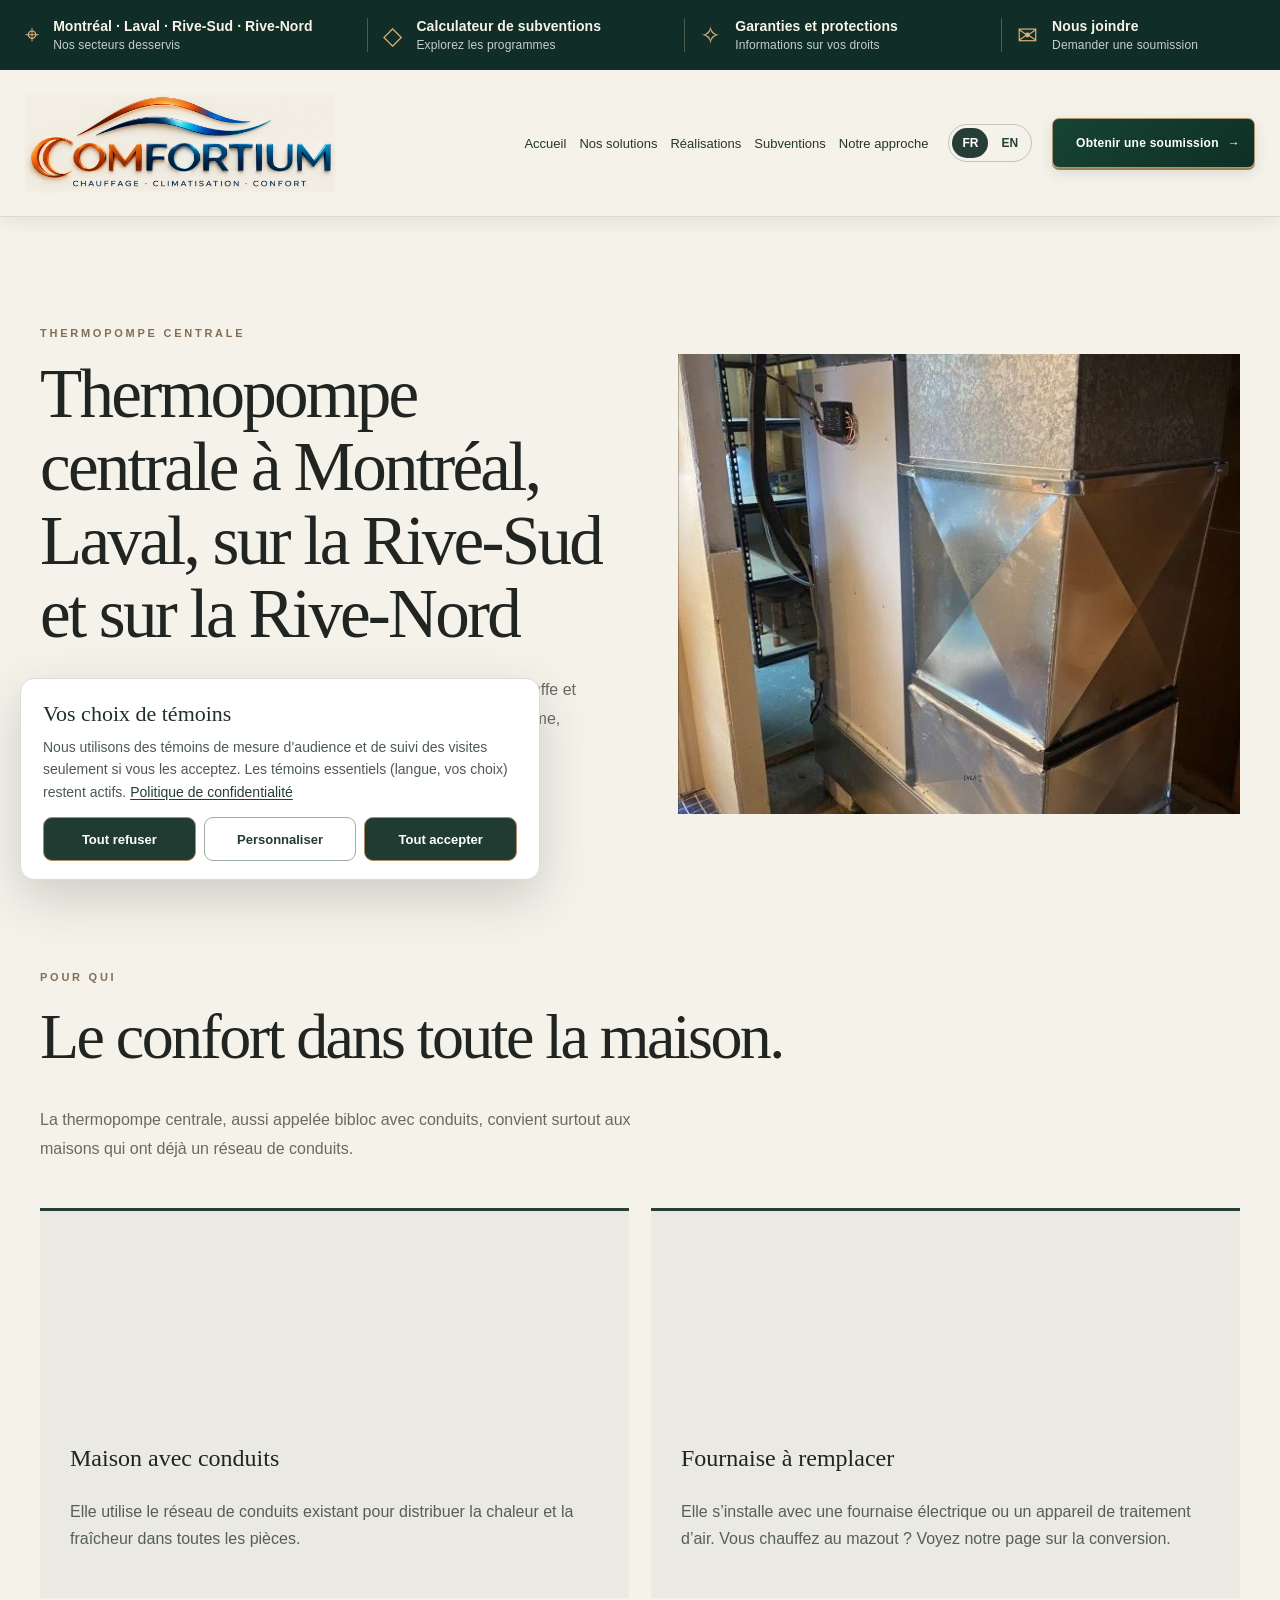
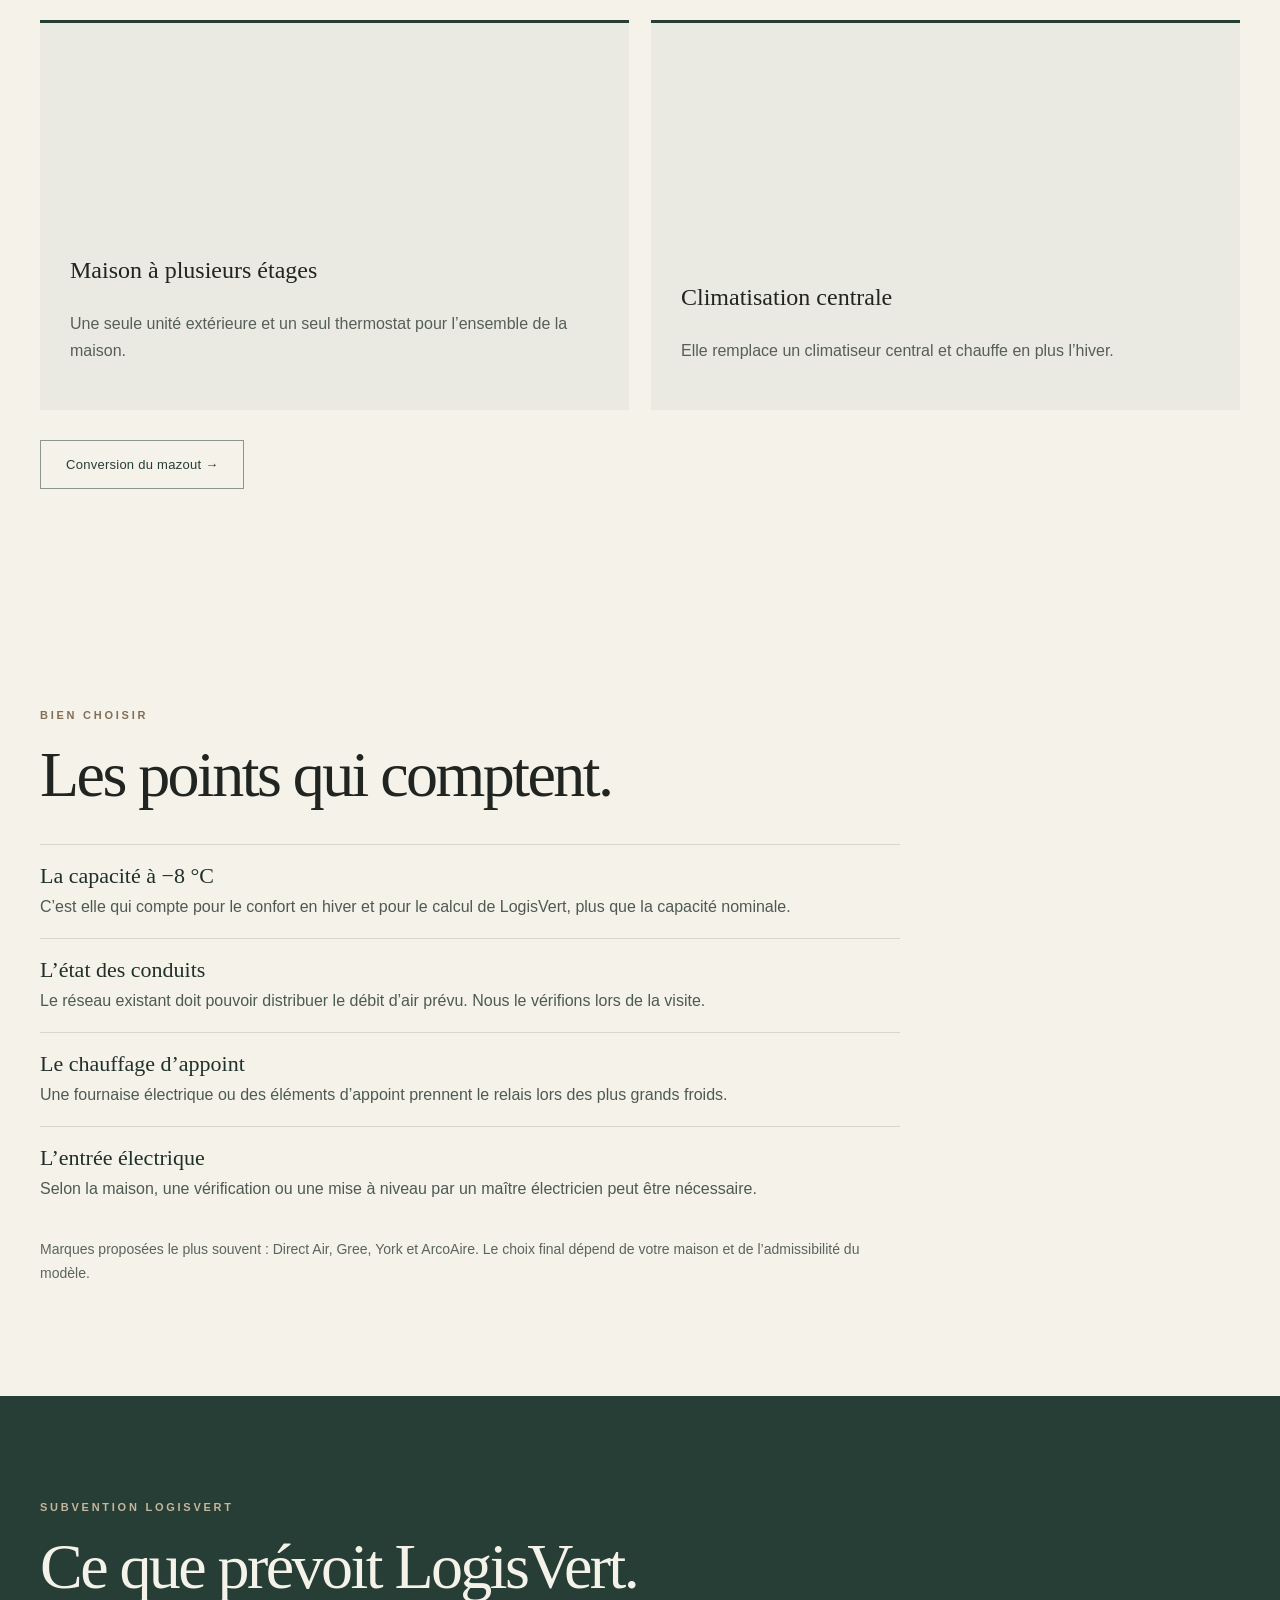
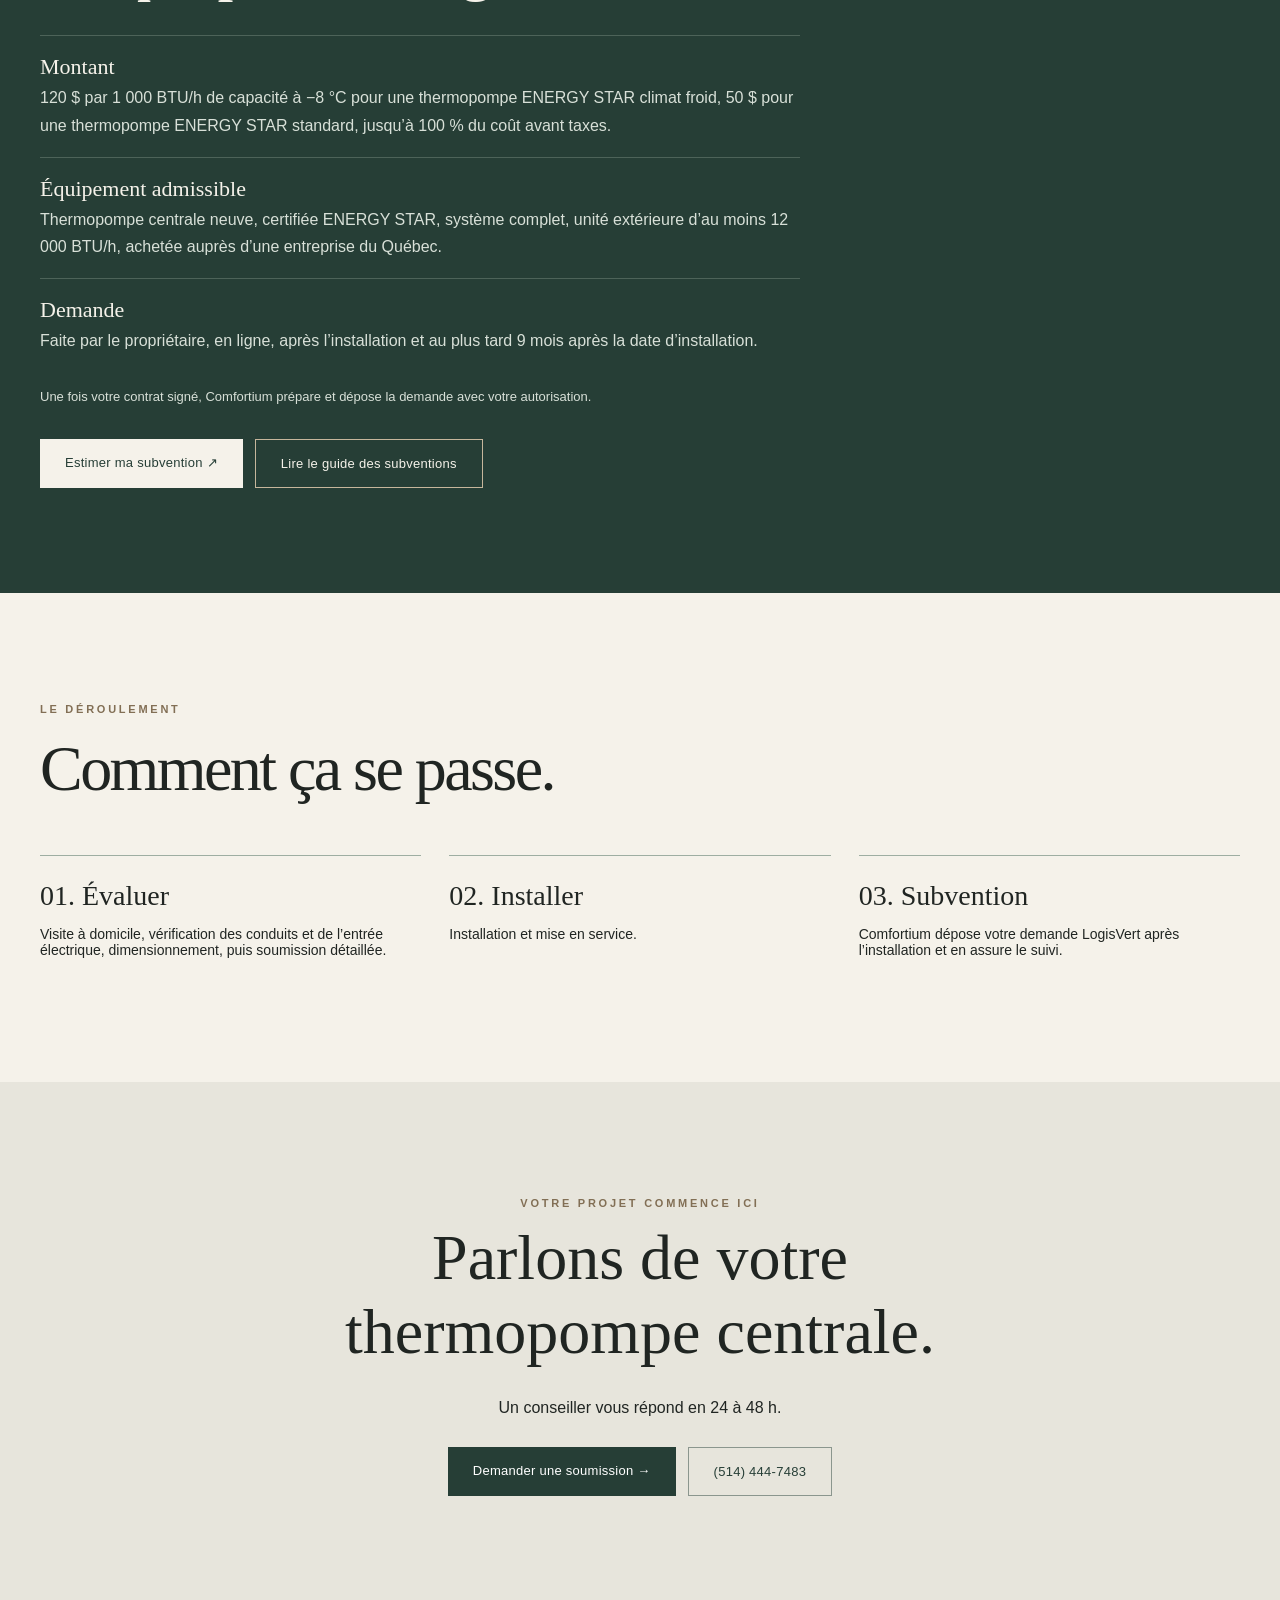
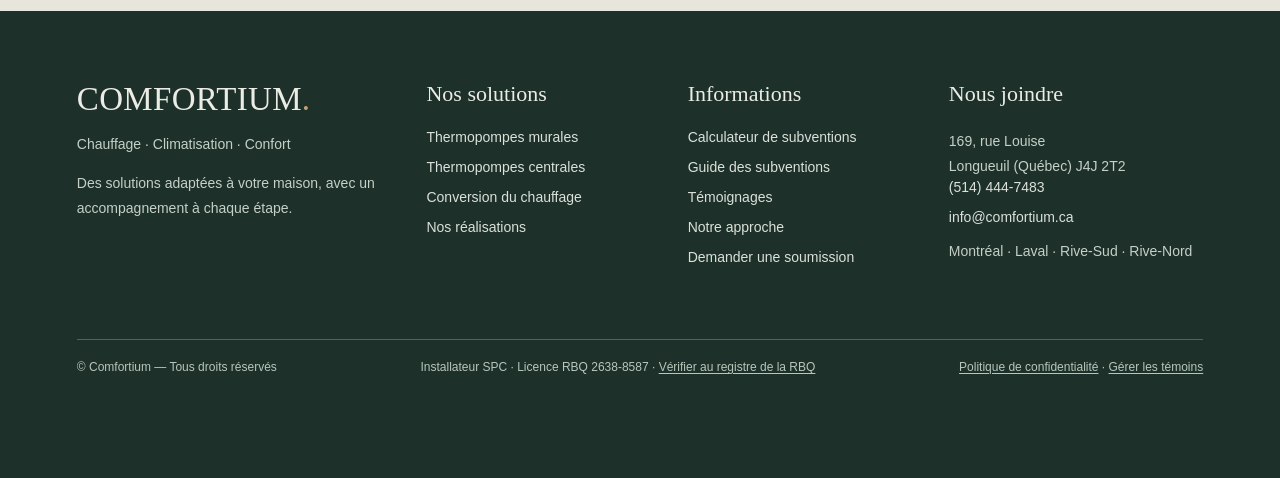
<file: thermopompe-centrale.html>
<!DOCTYPE html>

<html lang="fr"><head><meta charset="utf-8"/><meta content="width=device-width,initial-scale=1" name="viewport"/><title>Thermopompe centrale — Montréal, Laval, Rive-Sud, Rive-Nord | Comfortium</title>
<meta name="description" content="Thermopompe centrale à Montréal, Laval, sur la Rive-Sud et sur la Rive-Nord : évaluation des conduits, installation et demande LogisVert."/>
<link rel="canonical" href="https://comfortium.ca/thermopompe-centrale"/>
<meta property="og:type" content="website"/>
<meta property="og:site_name" content="Comfortium"/>
<meta property="og:locale" content="fr_CA"/>
<meta property="og:url" content="https://comfortium.ca/thermopompe-centrale"/>
<meta property="og:title" content="Thermopompe centrale — Montréal, Laval, Rive-Sud, Rive-Nord | Comfortium"/>
<meta property="og:description" content="Évaluation des conduits, installation et demande LogisVert."/>
<meta property="og:image" content="https://comfortium.ca/original_16.jpg"/>
<meta property="og:image:alt" content="Thermopompe centrale installée"/>
<style>
:root{--cream:#f5f2ea;--green:#263e36;--ink:#202522;--muted:#676b63;--gold:#aa9273}*{box-sizing:border-box}html{scroll-behavior:smooth}body{margin:0;background:var(--cream);color:var(--ink);font-family:Arial,Helvetica,sans-serif}a{text-decoration:none;color:inherit}header{position:sticky;top:0;z-index:20;background:#f5f2eaf2;backdrop-filter:blur(14px);border-bottom:1px solid #ddd9cf}.nav{max-width:1280px;margin:auto;padding:21px 35px;display:flex;align-items:center;gap:35px}.brand{font-family:Georgia,serif;font-size:30px;letter-spacing:-1px;color:var(--green);margin-right:auto}.navlinks{display:flex;gap:28px;font-size:13px}.btn{display:inline-block;background:var(--green);color:white;padding:16px 25px;font-size:13px;letter-spacing:.02em}.btn.outline{background:transparent;border:1px solid #8b968e;color:var(--green)}.hero{min-height:680px;position:relative;display:flex;align-items:center;color:white;background:linear-gradient(90deg,rgba(17,35,29,.86),rgba(17,35,29,.22)),url("thermopompe-hero.jpg") center/cover}.hero-inner{max-width:1280px;margin:auto;width:100%;padding:90px 48px}.eyebrow{text-transform:uppercase;letter-spacing:.25em;font-size:11px;font-weight:bold}.hero h1{font:normal clamp(52px,7vw,104px)/1.03 Georgia,serif;letter-spacing:-.045em;max-width:820px;margin:28px 0}.hero p{font-size:18px;line-height:1.7;max-width:520px;color:#e7e9e4;margin-bottom:34px}.actions{display:flex;gap:14px;flex-wrap:wrap}.hero .btn{background:#f5f2ea;color:#263e36}.hero .btn.outline{background:transparent;border:1px solid #e6e6de;color:white}.strip{display:grid;grid-template-columns:repeat(3,1fr);gap:0;border-bottom:1px solid #ddd9cf}.strip div{text-align:center;padding:30px 15px;border-right:1px solid #ddd9cf;font-size:13px}.section{max-width:1280px;margin:auto;padding:110px 40px}.section h2{font:normal clamp(40px,5vw,67px)/1.13 Georgia,serif;letter-spacing:-.04em;margin:18px 0 32px}.section .intro{max-width:600px;color:var(--muted);line-height:1.8}.grid{display:grid;grid-template-columns:repeat(3,1fr);gap:22px;margin-top:45px}.service{background:#eae9e2;min-height:390px;display:flex;flex-direction:column;justify-content:end;padding:30px;border-top:3px solid var(--green)}.service b{font:normal 31px Georgia,serif}.service p{line-height:1.7;color:#555f58}.dark{background:var(--green);color:#f5f2ea}.dark .section{padding-top:105px;padding-bottom:105px}.dark p{color:#d8e0d8;line-height:1.8;max-width:600px}.split{display:grid;grid-template-columns:1fr 1fr;gap:75px;align-items:center}.photo{min-height:420px;background:linear-gradient(140deg,#8b9e90,#314d42);display:flex;align-items:center;justify-content:center;color:#e7ede8;font:normal 27px Georgia,serif;text-align:center;padding:30px}.steps{display:grid;grid-template-columns:repeat(3,1fr);gap:28px;margin-top:50px}.step{border-top:1px solid #9eaea2;padding-top:24px}.step strong{font:normal 28px Georgia,serif}.step p{font-size:14px}.videos{display:grid;grid-template-columns:repeat(3,1fr);gap:20px;margin-top:40px}.video{aspect-ratio:4/3;background:#d7d9d5;display:flex;align-items:center;justify-content:center;color:#516258;text-align:center;padding:22px}.video span{font-size:14px}.contact{background:#e7e5dc;text-align:center;padding:115px 25px}.contact h2{font:normal clamp(42px,5vw,70px) Georgia,serif;margin:12px auto 30px;max-width:700px}footer{background:#1e2e27;color:#ddd;padding:35px 45px;display:flex;justify-content:space-between;gap:20px;font-size:13px}.notice{position:fixed;bottom:18px;left:18px;z-index:30;background:#fff;color:#25382d;box-shadow:0 4px 25px #0002;padding:12px 16px;font-size:12px;max-width:350px}.chat{position:fixed;bottom:20px;right:20px;background:var(--green);color:white;border:0;padding:16px 19px;border-radius:100px;box-shadow:0 8px 25px #0003;cursor:pointer}.chatnote{display:none;position:fixed;bottom:83px;right:20px;background:white;padding:22px;max-width:280px;box-shadow:0 6px 35px #0002;z-index:30;font-size:14px;line-height:1.5}.chatnote.show{display:block}@media(max-width:750px){.nav{padding:17px 20px}.navlinks{display:none}.brand{font-size:26px}.hero{min-height:600px}.hero-inner{padding:70px 25px}.strip,.grid,.split,.steps,.videos{grid-template-columns:1fr}.section{padding:70px 24px}.service{min-height:220px}.strip div{padding:19px}footer{flex-direction:column}.notice{bottom:10px;left:10px;right:80px}.chat{bottom:14px;right:12px}}
@media(prefers-reduced-motion:reduce){html{scroll-behavior:auto}}

/* Animations progressives au scroll */
.reveal{opacity:0;transform:translateY(48px);transition:opacity .85s cubic-bezier(.2,.7,.2,1),transform .85s cubic-bezier(.2,.7,.2,1)}.reveal.visible{opacity:1;transform:translateY(0)}.service,.video{transition:transform .55s ease,filter .55s ease}.service:hover,.video:hover{transform:translateY(-8px)}.hero{background-attachment:fixed}.scroll-progress{position:fixed;top:0;left:0;height:3px;background:#aa9273;z-index:100;width:0}.scroll-cue{position:absolute;bottom:24px;left:50%;transform:translateX(-50%);color:#fff;font-size:11px;letter-spacing:.22em;animation:cue 1.6s infinite alternate}@keyframes cue{to{transform:translate(-50%,9px);opacity:.4}}.photo{position:sticky;top:110px}.video{min-height:270px}@media(max-width:750px){.hero{background-attachment:scroll}.photo{position:relative;top:auto}.video{min-height:320px}}@media(prefers-reduced-motion:reduce){.reveal{opacity:1;transform:none;transition:none}.scroll-cue{animation:none}}
</style><style>
/* Cartes produits V4 : images et textes séparés, sans superposition */
.solution-grid{align-items:stretch;gap:22px}.solution-card{display:block;min-height:0;padding:0!important;border-top:0!important;background:#fdfcf8!important;overflow:hidden;position:relative;box-shadow:0 10px 28px rgba(27,43,34,.065)}.solution-image{height:270px;overflow:hidden;background:#e0e0d9}.solution-image img{display:block;width:100%;height:100%;object-fit:cover;object-position:center;transition:transform .65s ease}.solution-card:hover .solution-image img{transform:scale(1.045)}.solution-content{min-height:185px;padding:25px 28px 30px;position:relative}.solution-content h3{font:normal clamp(25px,2.3vw,33px)/1.14 Georgia,serif;letter-spacing:-.025em;margin:0 0 13px;color:#263e36}.solution-content p{font-size:15px;line-height:1.65;color:#555f58;margin:0;padding-right:12px}.solution-arrow{position:absolute;right:23px;bottom:19px;color:#263e36;font-size:22px}@media(max-width:750px){.solution-image{height:245px}.solution-content{min-height:160px;padding:23px 24px 35px}}
</style><style>
.trust-metrics{display:grid;grid-template-columns:repeat(3,1fr);border-bottom:1px solid #d9d7cd;background:#f5f2ea}.metric{padding:40px 25px;text-align:center;border-right:1px solid #d9d7cd;display:flex;flex-direction:column;align-items:center;gap:12px}.metric strong{font:normal clamp(34px,4vw,62px) Georgia,serif;color:#263e36;line-height:1}.metric span{font-size:12px;letter-spacing:.04em;color:#555f58;max-width:260px}.gallery-heading{display:flex;align-items:end;justify-content:space-between;gap:20px}.gallery-controls{display:flex;gap:12px;padding-bottom:28px}.gallery-controls button{width:49px;height:49px;border:1px solid #263e36;background:transparent;color:#263e36;border-radius:50%;font-size:23px;cursor:pointer}.gallery-controls button:hover{background:#263e36;color:white}.gallery-track{display:flex;gap:19px;overflow-x:auto;scroll-snap-type:x mandatory;scroll-behavior:smooth;padding-bottom:16px;scrollbar-color:#8e9d90 transparent}.gallery-item{flex:0 0 min(32%,380px);margin:0;scroll-snap-align:start;background:#e6e5de;overflow:hidden}.gallery-item img{display:block;width:100%;height:360px;object-fit:cover;transition:transform .5s}.gallery-item:hover img{transform:scale(1.04)}.gallery-item figcaption{padding:15px 18px;font-size:12px;color:#45554b}.gallery-note{font-size:13px;color:#626b62;margin-top:16px}.reviews-band{background:#e8e5dc}.reviews-band h2{font:normal clamp(40px,5vw,65px) Georgia,serif}.reviews-band p{max-width:620px;line-height:1.7}.review-placeholder{padding:38px;border:1px solid #c6c9c0;margin-top:32px;color:#5e675f;font-size:14px}@media(max-width:750px){.trust-metrics{grid-template-columns:1fr}.metric{padding:22px;border-bottom:1px solid #ddd}.metric strong{font-size:38px}.gallery-heading{align-items:center}.gallery-item{flex-basis:80%}.gallery-item img{height:290px}.gallery-controls button{width:42px;height:42px}}
</style><style>.gallery-item{background:#f0eee8;flex-basis:min(37%,440px)}.gallery-image-button{display:block;position:relative;border:0;padding:0;width:100%;cursor:zoom-in;background:#e5e5de;overflow:hidden}.gallery-image-button img{height:340px;width:100%;object-fit:cover;object-position:center}.gallery-item figcaption{padding:19px 20px;display:flex;flex-direction:column;gap:6px}.gallery-item figcaption strong{font:normal 24px Georgia,serif;color:#263e36}.gallery-item figcaption small{font-size:12px;color:#667067}.zoom-label{position:absolute;bottom:15px;right:15px;background:#f5f2ea;color:#263e36;padding:9px 12px;font-size:12px}.lightbox{border:0;background:#f5f2ea;max-width:min(900px,92vw);max-height:92vh;padding:20px;box-shadow:0 20px 80px #0006}.lightbox::backdrop{background:#111b17db}.lightbox img{display:block;max-width:100%;max-height:75vh;object-fit:contain;margin:auto}.lightbox p{font-size:13px;color:#526158}.lightbox-close{position:absolute;right:15px;top:10px;border:0;background:#263e36;color:white;font-size:26px;cursor:pointer;width:42px;height:42px}@media(max-width:750px){.gallery-item{flex-basis:83%}.gallery-image-button img{height:280px}}@media(prefers-reduced-motion:reduce){.gallery-track{scroll-behavior:auto}}</style><style>
/* V7: galerie photo épurée sans légendes individuelles */
.gallery-section{padding-top:96px;padding-bottom:100px}
.gallery-heading{align-items:end;margin-bottom:30px}
.gallery-heading h2{margin:0;font-size:clamp(46px,5.5vw,76px);letter-spacing:-.045em}
.gallery-item{background:transparent;overflow:hidden}
.gallery-image-button{border-radius:2px;overflow:hidden}
.gallery-image-button img{height:clamp(290px,30vw,460px);object-fit:cover;transition:transform .7s cubic-bezier(.2,.8,.2,1)}
.gallery-image-button:hover img{transform:scale(1.045)}
.gallery-track{scroll-snap-type:x mandatory}
.gallery-item{scroll-snap-align:start}
@media(max-width:750px){.gallery-section{padding-top:65px;padding-bottom:70px}.gallery-heading h2{font-size:44px}.gallery-image-button img{height:330px}}
</style><style>
/* V8 : seule l'en-tête est remplacée, le reste de V7 est inchangé */
.premium-header{position:sticky;top:0;z-index:40;background:#f5f2ea;box-shadow:0 3px 14px rgba(14,31,26,.08)}
.utility-bar{background:#102e27;color:#f5f0e6}
.utility-inner{max-width:1600px;margin:auto;min-height:37px;padding:7px 28px;display:flex;align-items:center;justify-content:space-between;gap:16px;font-size:12px;letter-spacing:.01em}
.utility-inner a{color:inherit;text-decoration:none}.utility-inner a:hover{text-decoration:underline}
.premium-nav{max-width:1600px;min-height:116px;padding:12px 28px;gap:28px}
.premium-brand{display:flex;align-items:center;margin-right:auto;flex:0 1 370px;min-width:210px}
.premium-brand img{display:block;width:100%;height:auto;max-height:110px;object-fit:contain;object-position:left center;mix-blend-mode:multiply;filter:drop-shadow(0 1px 2px rgba(0,0,0,.09))}
.premium-nav .navlinks{display:flex;align-items:center;gap:clamp(13px,2vw,30px);white-space:nowrap}
.premium-nav .navlinks a{font-size:14px;color:#23372e;transition:color .2s}.premium-nav .navlinks a:hover{color:#9a7549}
.premium-cta{background:linear-gradient(140deg,#174434,#0e2f25);border:1px solid #af956b;box-shadow:0 5px 14px #142a241f,0 2px 0 #ae8755;padding:19px 22px;white-space:nowrap;border-radius:5px;font-weight:600;transition:transform .2s,box-shadow .2s}
.premium-cta:hover{transform:translateY(-2px);box-shadow:0 9px 18px #142a242a,0 2px 0 #ae8755}
.premium-cta span{padding-left:9px}
@media(max-width:1100px){.utility-inner span:nth-child(2),.utility-inner a:nth-child(4){display:none}.premium-brand{flex-basis:270px}.premium-nav{gap:14px}.premium-nav .navlinks{gap:14px}}
@media(max-width:750px){.utility-inner{min-height:30px;padding:6px 13px;font-size:10px}.utility-inner span:nth-child(3){display:none}.premium-nav{min-height:75px;padding:8px 12px;gap:8px}.premium-brand{min-width:0;flex:1 1 190px}.premium-brand img{max-height:66px}.premium-nav .navlinks{display:none}.premium-cta{font-size:11px;padding:12px 10px;white-space:normal;max-width:145px;text-align:center}}
</style><style>
/* V9: header-only layout override; other sections unchanged */
.premium-header{position:sticky;top:0;z-index:40;background:#f5f2ea;box-shadow:0 4px 18px rgba(14,31,26,.08)}
.utility-bar{background:#102e27;color:#f8f3e9}
.utility-inner{max-width:1760px;margin:auto;min-height:70px;padding:11px 42px;display:grid;grid-template-columns:1.3fr 1.2fr 1.2fr 1fr;gap:22px;align-items:center;font-size:14px}
.utility-item{display:flex;gap:14px;align-items:center;min-width:0;color:inherit;text-decoration:none}
.utility-item:not(:first-child){border-left:1px solid rgba(232,215,179,.28);padding-left:24px}
.utility-item strong,.utility-item small{display:block;white-space:nowrap}
.utility-item strong{font-weight:600;font-size:14px;letter-spacing:.005em}
.utility-item small{font-size:12px;color:#c7cfc8;margin-top:4px}
.utility-symbol{font-size:25px;color:#d4ae7b;flex-shrink:0}
.premium-nav{max-width:1760px;margin:auto;min-height:146px;padding:18px 42px;display:flex;align-items:center;gap:clamp(20px,2.6vw,48px)}
.premium-brand{display:flex;align-items:center;margin-right:auto;flex:0 1 430px;min-width:260px}
.premium-brand img{display:block;width:100%;max-height:116px;object-fit:contain;object-position:left center;mix-blend-mode:multiply;filter:drop-shadow(0 1px 2px rgba(0,0,0,.06))}
.premium-nav .navlinks{display:flex;align-items:center;gap:clamp(14px,1.55vw,30px);white-space:nowrap}
.premium-nav .navlinks a{font-size:15px;color:#23372e;transition:color .2s}
.premium-nav .navlinks a:hover{color:#9a7549}
.premium-cta{background:linear-gradient(140deg,#174434,#0e2f25);border:1px solid #af956b;box-shadow:0 5px 14px #142a241f,0 2px 0 #ae8755;padding:20px 24px;white-space:nowrap;border-radius:7px;font-weight:600;transition:transform .2s,box-shadow .2s}
.premium-cta:hover{transform:translateY(-2px);box-shadow:0 9px 18px #142a242a,0 2px 0 #ae8755}
.premium-cta span{padding-left:9px}
@media(max-width:1300px){.utility-inner{padding:10px 25px;gap:12px}.utility-item:not(:first-child){padding-left:15px}.premium-nav{padding:15px 25px;gap:20px}.premium-brand{flex-basis:310px;min-width:220px}.premium-nav .navlinks{gap:13px}.premium-nav .navlinks a{font-size:13px}.premium-cta{padding:17px 14px;font-size:12px}}
@media(max-width:980px){.utility-inner{grid-template-columns:1fr 1fr;min-height:60px}.utility-guarantees{display:none}.utility-contact{display:none}.utility-item:nth-child(2){border-left:1px solid rgba(232,215,179,.28)}.premium-nav{min-height:104px}.premium-brand{flex:1 1 270px}.premium-nav .navlinks{display:none}.premium-brand img{max-height:92px}}
@media(max-width:580px){.utility-inner{min-height:52px;padding:9px 13px;gap:8px}.utility-item{gap:6px}.utility-item:not(:first-child){padding-left:9px}.utility-symbol{font-size:18px}.utility-item strong{font-size:10px}.utility-item small{font-size:9px}.premium-nav{min-height:82px;padding:8px 12px;gap:8px}.premium-brand{min-width:0;flex:1 1 180px}.premium-brand img{max-height:75px}.premium-cta{font-size:11px;padding:12px 10px;white-space:normal;max-width:148px;text-align:center}}
</style><style>
.reviews-band{background:#eae8df;color:#243b32}.reviews-band .section{max-width:1280px}.reviews-intro{max-width:770px;line-height:1.7;color:#5a655e}.reviews-grid{display:grid;grid-template-columns:repeat(3,minmax(0,1fr));gap:20px;margin-top:38px}.review-card{padding:32px;background:#f7f5ee;border:1px solid #d6d5cb;display:flex;flex-direction:column;min-height:310px}.review-stars{color:#aa8860;letter-spacing:3px}.review-card blockquote{font:normal 19px/1.6 Georgia,serif;margin:23px 0;flex:1}.review-by{font-weight:700;font-size:14px}.review-by span{color:#637068;font-weight:400}.reviews-disclaimer{font-size:12px;color:#667168;margin-top:22px}.footer-premium{background:#1d3029;color:#eaece5;display:block;padding:70px 6% 20px}.footer-grid{max-width:1300px;margin:auto;display:grid;grid-template-columns:1.4fr 1fr 1fr 1.15fr;gap:40px}.footer-grid h3{font:normal 22px Georgia,serif;margin:0 0 22px}.footer-grid a{display:block;margin:0 0 14px;color:#dbe1d9;text-decoration:none;font-size:14px}.footer-grid a:hover{text-decoration:underline}.footer-grid p,.footer-grid address{font-style:normal;color:#c5d0c7;font-size:14px;line-height:1.8}.footer-brand{font:normal 33px Georgia,serif;letter-spacing:.01em}.footer-brand span{color:#c0a17a}.footer-bottom{max-width:1300px;margin:60px auto 0;padding-top:20px;border-top:1px solid #52655b;display:flex;justify-content:space-between;gap:15px;color:#b9c6bb;font-size:12px}@media(max-width:900px){.reviews-grid{grid-template-columns:1fr}.footer-grid{grid-template-columns:repeat(2,minmax(0,1fr))}}@media(max-width:560px){.footer-grid{grid-template-columns:1fr}.footer-bottom{flex-direction:column}.footer-premium{padding:55px 24px 22px}}
</style><style>#formulaire-integre{max-width:850px}#comfortium-chat-original{color-scheme:normal}@media(max-width:700px){#comfortium-chat-original{width:100vw;height:105px;bottom:0;transition:height .2s}body:has(#comfortium-chat-original){} }</style><style>
/* Comfortium V15 shared design tokens: visual-only overrides */
:root{--cv-forest:#203b32;--cv-ivory:#f5f2ea;--cv-orange:#dc762b;--cv-blue:#176f9c;--cv-ink:#263b32}
html{scroll-padding-top:110px}body{overflow-x:hidden}
#lead-form,.lead-form-card{box-sizing:border-box!important;width:100%!important;max-width:100%!important;margin:0 auto!important;background:#fff!important;color:var(--cv-ink)!important;border:1px solid #dedbd1!important;border-radius:18px!important;box-shadow:0 12px 34px rgba(22,44,35,.08)!important;padding:clamp(20px,4vw,42px)!important}
#lead-form *{box-sizing:border-box!important}
#lead-form .lf-label{color:var(--cv-forest)!important;font-weight:600!important}
#lead-form .input-field,#lead-form .textarea-field{background:#fcfbf8!important;color:#203b32!important;border:1px solid #c9d0c8!important;border-radius:9px!important;box-shadow:none!important;min-width:0!important;width:100%!important}
#lead-form .input-field:focus,#lead-form .textarea-field:focus{border-color:var(--cv-blue)!important;outline:2px solid rgba(23,111,156,.18)!important;outline-offset:1px!important}
#lead-form .lf-row{display:grid!important;grid-template-columns:repeat(2,minmax(0,1fr))!important;gap:15px!important}
#lead-form .lf-field{min-width:0!important}
#lead-form .lf-submit{background:var(--cv-forest)!important;color:#fff!important;border:1px solid #b28a62!important;border-radius:10px!important;box-shadow:none!important;min-height:50px!important}
#lead-form .lf-submit:hover{background:#305447!important}
#lead-form .privacy-note{color:#68746c!important}
@media(max-width:580px){#lead-form .lf-row{grid-template-columns:1fr!important}#lead-form,.lead-form-card{padding:20px!important}}
</style><style>
#comfortium-language-switch{display:flex;align-items:center;gap:3px;padding:3px;border:1px solid #bdc7bd;border-radius:99px;flex-shrink:0}
#comfortium-language-switch button{border:0;background:transparent;color:#263e36;font:600 12px Arial;padding:8px 10px;border-radius:99px;cursor:pointer}
#comfortium-language-switch button[aria-pressed="true"]{background:#263e36;color:#fff}
#chatCloseButton{flex:0 0 auto;width:38px;height:38px;border-radius:50%;border:1px solid #b9c8c0;background:#f5f2ea;color:#203b32;font-size:26px;line-height:1;cursor:pointer;display:grid;place-items:center;margin-left:8px;z-index:2}
#chatCloseButton:focus-visible{outline:3px solid #e38b38;outline-offset:2px}
#chatWindow{isolation:isolate}
@media(max-width:800px){.premium-nav{flex-wrap:wrap!important;gap:8px!important}#comfortium-language-switch{margin-left:auto}.premium-nav .navlinks{display:none!important}}
</style><style id="comfortium-v20-chat-fixes">
#chatBubble.chat-is-open{visibility:hidden!important;pointer-events:none!important}
#chatWindow .quick-replies{display:flex!important;flex-wrap:wrap!important;gap:8px!important;margin-top:10px!important;max-width:100%!important}
#chatWindow .qr-btn{appearance:none!important;display:inline-flex!important;align-items:center!important;white-space:normal!important;text-align:left!important;background:#fff!important;border:1px solid #d7dfd8!important;border-radius:999px!important;padding:10px 14px!important;color:#203b32!important;font:600 12px/1.35 system-ui,sans-serif!important;box-shadow:0 2px 7px rgba(0,0,0,.06)!important;max-width:100%!important}
#chatWindow .qr-btn:hover{background:#eaf2ed!important;border-color:#769788!important}
#chatWindow .chat-messages{min-height:0!important}
#chatWindow .chat-head-row{min-width:0!important}
#chatWindow .chat-head-name{overflow-wrap:anywhere!important}
@media(max-width:550px){#chatWindow{max-height:calc(100dvh - 100px)!important}#chatWindow .qr-btn{font-size:12px!important}}
</style><style>.footer-bottom{padding-bottom:84px}.licence-note a:hover{opacity:.8}</style>
<style>
/* Formulaire de soumission natif — design Comfortium */
#lead-form.qf-card{box-sizing:border-box;width:100%;max-width:826px;margin:42px auto 0;background:#fff;color:#263b32;border:1px solid #dedbd1;border-radius:18px;box-shadow:0 12px 34px rgba(22,44,35,.08);padding:34px;text-align:left;font-family:Arial,Helvetica,sans-serif}
.qf-row{display:grid;grid-template-columns:repeat(2,minmax(0,1fr));gap:15px}
.qf-field{min-width:0}
.qf-label{display:block;font-size:11px;font-weight:600;letter-spacing:.1em;text-transform:uppercase;color:#203b32;margin-bottom:6px}
.qf-input{box-sizing:border-box;display:block;width:100%;background:#fcfbf8;color:#203b32;border:1px solid #c9d0c8;border-radius:9px;padding:12px 16px;font:14px Arial,Helvetica,sans-serif;margin:0 0 16px}
.qf-input:focus{outline:2px solid rgba(38,62,54,.22);outline-offset:1px;border-color:#263e36}
textarea.qf-input{min-height:90px;resize:vertical;line-height:1.6}
select.qf-input{cursor:pointer}
.qf-error,.qf-success{display:none;border-radius:10px;padding:12px 14px;font-size:13px;line-height:1.5;margin:0 0 12px}
.qf-error{background:#fdf3f2;border:1px solid #e9b4ad;color:#9f2d20}
.qf-success{background:#f1f6f2;border:1px solid #a9c7b1;color:#1f5133;font-weight:600;text-align:center}
#lfSubmitBtn{display:block;width:100%;min-height:50px;background:#203b32;color:#fff;border:1px solid #b28a62;border-radius:10px;font:700 14px Arial,Helvetica,sans-serif;letter-spacing:.01em;cursor:pointer;margin-top:4px}
#lfSubmitBtn:hover{background:#305447}
#lfSubmitBtn:disabled{opacity:.6;cursor:not-allowed}
.qf-note{font-size:11px;line-height:1.6;color:#68746c;text-align:center;margin:12px 0 0}
@media(max-width:700px){#lead-form.qf-card{padding:20px}.qf-row{grid-template-columns:1fr;gap:0}}
</style>
<script>window.dataLayer=window.dataLayer||[];function gtag(){dataLayer.push(arguments);}
/* Loi 25 : témoins refusés par défaut, jusqu'au consentement (bannière à venir). */
gtag('consent','default',{analytics_storage:'denied',ad_storage:'denied',ad_user_data:'denied',ad_personalization:'denied'});
gtag('js',new Date());gtag('config','G-3FQPV0JGVG');</script>
<script async src="https://www.googletagmanager.com/gtag/js?id=G-3FQPV0JGVG"></script>
<script type="application/ld+json">{"@context": "https://schema.org", "@type": "Service", "name": "Vente et installation de thermopompes centrales", "serviceType": "Installation de thermopompe centrale", "url": "https://comfortium.ca/thermopompe-centrale", "areaServed": [{"@type": "City", "name": "Montréal"}, {"@type": "City", "name": "Laval"}, {"@type": "Place", "name": "Rive-Sud de Montréal"}, {"@type": "Place", "name": "Rive-Nord de Montréal"}], "provider": {"@type": "HVACBusiness", "name": "Comfortium", "url": "https://comfortium.ca/", "telephone": "+1-514-444-7483"}}</script>
<style>.mz-hero h1{font:normal clamp(44px,5.4vw,76px)/1.06 Georgia,serif;letter-spacing:-.04em;margin:18px 0 26px;max-width:640px}.mz-actions{display:flex;flex-wrap:wrap;gap:12px;margin-top:30px}.mz-list{list-style:none;padding:0;margin:30px 0 0;max-width:760px}.mz-list li{border-top:1px solid #4d6359;padding:18px 0;color:#d8e0d8;line-height:1.7}.mz-list strong{display:block;font:normal 22px Georgia,serif;color:#f5f2ea;margin-bottom:4px}.mz-small{font-size:13px}.service h3{font:normal 24px Georgia,serif;margin:0 0 10px}.pg-list{list-style:none;padding:0;margin:26px 0 0;max-width:860px}.pg-list li{border-top:1px solid #d9d7cd;padding:18px 0;line-height:1.7;color:#4d5a53}.pg-list strong{display:block;font:normal 22px Georgia,serif;color:#1f3029;margin-bottom:4px}.pg-note{font-size:14px;line-height:1.7;color:#5a655e;max-width:860px;margin:18px 0 0}.pg-table-wrap{overflow-x:auto;margin:26px 0 8px;max-width:860px}.pg-table{width:100%;border-collapse:collapse;font-size:14px;background:#fff}.pg-table th,.pg-table td{border:1px solid #dedbd1;padding:12px 14px;text-align:left;vertical-align:top}.pg-table th{background:#263e36;color:#f5f2ea;font-weight:700}.pg-links{list-style:none;padding:0;margin:22px 0 0}.pg-links li{padding:8px 0}.pg-links a{color:#263e36;text-decoration:underline;text-underline-offset:3px}.grid.g4{grid-template-columns:repeat(2,1fr)}@media(max-width:750px){.grid.g4{grid-template-columns:1fr}}@media(max-width:600px){.pg-table th,.pg-table td{padding:10px;font-size:13px}}</style>
<script src="consent.js" defer></script>
</head><body><div class="scroll-progress" id="scrollProgress"></div>
<header class="premium-header"><div class="utility-bar"><div class="utility-inner"><div class="utility-item"><span class="utility-symbol">⌖</span><span><strong>Montréal · Laval · Rive-Sud · Rive-Nord</strong><small><span data-i18n-en="Areas served" data-i18n-fr="Nos secteurs desservis">Nos secteurs desservis</span></small></span></div><a class="utility-item" href="calculateur-subvention.html"><span class="utility-symbol">◇</span><span><strong><span data-i18n-en="Rebate calculator" data-i18n-fr="Calculateur de subventions">Calculateur de subventions</span></strong><small><span data-i18n-en="Explore subsidy programs" data-i18n-fr="Explorez les programmes">Explorez les programmes</span></small></span></a><a class="utility-item utility-guarantees" href="index.html#subventions"><span class="utility-symbol">✧</span><span><strong><span data-i18n-en="Warranties and protections" data-i18n-fr="Garanties et protections">Garanties et protections</span></strong><small><span data-i18n-en="Information on your rights" data-i18n-fr="Informations sur vos droits">Informations sur vos droits</span></small></span></a><a class="utility-item utility-contact" href="index.html#soumission"><span class="utility-symbol">✉</span><span><strong><span data-i18n-en="Contact us" data-i18n-fr="Nous joindre">Nous joindre</span></strong><small><span data-i18n-en="Request a quote" data-i18n-fr="Demander une soumission">Demander une soumission</span></small></span></a></div></div><nav class="nav premium-nav"><a aria-label="Comfortium, accueil" class="premium-brand" href="index.html#accueil"><img alt="Comfortium — Chauffage, climatisation, confort" src="logo_comfortium_orange_bleu.png"/></a><div class="navlinks"><a href="index.html#accueil"><span data-i18n-en="Home" data-i18n-fr="Accueil">Accueil</span></a><a href="index.html#solutions"><span data-i18n-en="Our solutions" data-i18n-fr="Nos solutions">Nos solutions</span></a><a href="realisations.html"><span data-i18n-en="Projects" data-i18n-fr="Réalisations">Réalisations</span></a><a href="index.html#subventions"><span data-i18n-en="Subsidies" data-i18n-fr="Subventions">Subventions</span></a><a href="index.html#approche"><span data-i18n-en="Our approach" data-i18n-fr="Notre approche">Notre approche</span></a></div><div aria-label="Langue / Language" id="comfortium-language-switch" role="group"><button data-lang="fr" onclick="comfortiumSetLanguage('fr')" type="button">FR</button><button data-lang="en" onclick="comfortiumSetLanguage('en')" type="button">EN</button></div><a class="btn premium-cta" href="index.html#soumission"><span data-i18n-en="Get a quote" data-i18n-fr="Obtenir une soumission">Obtenir une soumission</span><span aria-hidden="true">→</span></a></nav></header>
<main id="centrale"><section class="section mz-hero"><div class="split"><div><div class="eyebrow" style="color:#826f55"><span data-i18n-fr="Thermopompe centrale" data-i18n-en="Central heat pump">Thermopompe centrale</span></div><h1><span data-i18n-fr="Thermopompe centrale à Montréal, Laval, sur la Rive-Sud et sur la Rive-Nord" data-i18n-en="Central heat pumps in Montréal, Laval and the South and North Shores">Thermopompe centrale à Montréal, Laval, sur la Rive-Sud et sur la Rive-Nord</span></h1><p class="intro"><span data-i18n-fr="Une thermopompe centrale se raccorde au réseau de conduits et chauffe et climatise toute la maison. Comfortium vous aide à choisir le bon système, s’occupe de l’installation, puis de votre demande LogisVert." data-i18n-en="A central heat pump connects to the duct system and heats and cools the whole home. Comfortium helps you choose the right system, takes care of the installation, then of your LogisVert application.">Une thermopompe centrale se raccorde au réseau de conduits et chauffe et climatise toute la maison. Comfortium vous aide à choisir le bon système, s’occupe de l’installation, puis de votre demande LogisVert.</span></p><div class="mz-actions"><a class="btn" href="index.html#soumission"><span data-i18n-fr="Demander une soumission →" data-i18n-en="Request a quote →">Demander une soumission →</span></a><a class="btn outline" href="calculateur-subvention.html"><span data-i18n-fr="Estimer mes subventions" data-i18n-en="Estimate my rebates">Estimer mes subventions</span></a></div></div><div aria-label="Thermopompe centrale installée par l’installateur SPC" class="photo" role="img" style="background:url(original_16.jpg) center/cover;min-height:460px"></div></div></section><section class="section" style="padding-top:20px"><div class="eyebrow" style="color:#826f55"><span data-i18n-fr="Pour qui" data-i18n-en="Who it is for">Pour qui</span></div><h2><span data-i18n-fr="Le confort dans toute la maison." data-i18n-en="Comfort throughout the home.">Le confort dans toute la maison.</span></h2><p class="intro"><span data-i18n-fr="La thermopompe centrale, aussi appelée bibloc avec conduits, convient surtout aux maisons qui ont déjà un réseau de conduits." data-i18n-en="The central heat pump, also called a ducted split system, is best suited to homes that already have a duct system.">La thermopompe centrale, aussi appelée bibloc avec conduits, convient surtout aux maisons qui ont déjà un réseau de conduits.</span></p><div class="grid g4"><article class="service"><h3><span data-i18n-fr="Maison avec conduits" data-i18n-en="Home with ducts">Maison avec conduits</span></h3><p><span data-i18n-fr="Elle utilise le réseau de conduits existant pour distribuer la chaleur et la fraîcheur dans toutes les pièces." data-i18n-en="It uses the existing duct system to distribute heat and cool air to every room.">Elle utilise le réseau de conduits existant pour distribuer la chaleur et la fraîcheur dans toutes les pièces.</span></p></article><article class="service"><h3><span data-i18n-fr="Fournaise à remplacer" data-i18n-en="Furnace to replace">Fournaise à remplacer</span></h3><p><span data-i18n-fr="Elle s’installe avec une fournaise électrique ou un appareil de traitement d’air. Vous chauffez au mazout ? Voyez notre page sur la conversion." data-i18n-en="It is installed with an electric furnace or an air handler. Heating with oil? See our conversion page.">Elle s’installe avec une fournaise électrique ou un appareil de traitement d’air. Vous chauffez au mazout ? Voyez notre page sur la conversion.</span></p></article><article class="service"><h3><span data-i18n-fr="Maison à plusieurs étages" data-i18n-en="Multi-storey home">Maison à plusieurs étages</span></h3><p><span data-i18n-fr="Une seule unité extérieure et un seul thermostat pour l’ensemble de la maison." data-i18n-en="A single outdoor unit and a single thermostat for the whole home.">Une seule unité extérieure et un seul thermostat pour l’ensemble de la maison.</span></p></article><article class="service"><h3><span data-i18n-fr="Climatisation centrale" data-i18n-en="Central air conditioning">Climatisation centrale</span></h3><p><span data-i18n-fr="Elle remplace un climatiseur central et chauffe en plus l’hiver." data-i18n-en="It replaces a central air conditioner and also heats in winter.">Elle remplace un climatiseur central et chauffe en plus l’hiver.</span></p></article></div><div class="mz-actions"><a class="btn outline" href="elimination-mazout.html"><span data-i18n-fr="Conversion du mazout →" data-i18n-en="Oil heating conversion →">Conversion du mazout →</span></a></div></section><section class="section"><div class="eyebrow" style="color:#826f55"><span data-i18n-fr="Bien choisir" data-i18n-en="Choosing well">Bien choisir</span></div><h2><span data-i18n-fr="Les points qui comptent." data-i18n-en="What matters.">Les points qui comptent.</span></h2><ul class="pg-list"><li><strong><span data-i18n-fr="La capacité à −8 °C" data-i18n-en="Capacity at −8 °C">La capacité à −8 °C</span></strong><span data-i18n-fr="C’est elle qui compte pour le confort en hiver et pour le calcul de LogisVert, plus que la capacité nominale." data-i18n-en="This is what matters for winter comfort and for the LogisVert calculation, more than the nominal capacity.">C’est elle qui compte pour le confort en hiver et pour le calcul de LogisVert, plus que la capacité nominale.</span></li><li><strong><span data-i18n-fr="L’état des conduits" data-i18n-en="Duct condition">L’état des conduits</span></strong><span data-i18n-fr="Le réseau existant doit pouvoir distribuer le débit d’air prévu. Nous le vérifions lors de la visite." data-i18n-en="The existing system must be able to carry the planned airflow. We check it during the visit.">Le réseau existant doit pouvoir distribuer le débit d’air prévu. Nous le vérifions lors de la visite.</span></li><li><strong><span data-i18n-fr="Le chauffage d’appoint" data-i18n-en="Backup heating">Le chauffage d’appoint</span></strong><span data-i18n-fr="Une fournaise électrique ou des éléments d’appoint prennent le relais lors des plus grands froids." data-i18n-en="An electric furnace or backup elements take over in the coldest weather.">Une fournaise électrique ou des éléments d’appoint prennent le relais lors des plus grands froids.</span></li><li><strong><span data-i18n-fr="L’entrée électrique" data-i18n-en="Electrical service">L’entrée électrique</span></strong><span data-i18n-fr="Selon la maison, une vérification ou une mise à niveau par un maître électricien peut être nécessaire." data-i18n-en="Depending on the home, an inspection or upgrade by a master electrician may be needed.">Selon la maison, une vérification ou une mise à niveau par un maître électricien peut être nécessaire.</span></li></ul><p class="pg-note"><span data-i18n-fr="Marques proposées le plus souvent : Direct Air, Gree, York et ArcoAire. Le choix final dépend de votre maison et de l’admissibilité du modèle." data-i18n-en="Brands we most often offer: Direct Air, Gree, York and ArcoAire. The final choice depends on your home and on the model’s eligibility.">Marques proposées le plus souvent : Direct Air, Gree, York et ArcoAire. Le choix final dépend de votre maison et de l’admissibilité du modèle.</span></p></section><section class="dark"><div class="section"><div class="eyebrow" style="color:#c6b69c"><span data-i18n-fr="Subvention LogisVert" data-i18n-en="LogisVert rebate">Subvention LogisVert</span></div><h2><span data-i18n-fr="Ce que prévoit LogisVert." data-i18n-en="What LogisVert provides.">Ce que prévoit LogisVert.</span></h2><ul class="mz-list"><li><strong><span data-i18n-fr="Montant" data-i18n-en="Amount">Montant</span></strong><span data-i18n-fr="120 $ par 1 000 BTU/h de capacité à −8 °C pour une thermopompe ENERGY STAR climat froid, 50 $ pour une thermopompe ENERGY STAR standard, jusqu’à 100 % du coût avant taxes." data-i18n-en="$120 per 1,000 BTU/h of capacity at −8 °C for an ENERGY STAR cold-climate heat pump, $50 for a standard ENERGY STAR heat pump, up to 100% of the pre-tax cost.">120 $ par 1 000 BTU/h de capacité à −8 °C pour une thermopompe ENERGY STAR climat froid, 50 $ pour une thermopompe ENERGY STAR standard, jusqu’à 100 % du coût avant taxes.</span></li><li><strong><span data-i18n-fr="Équipement admissible" data-i18n-en="Eligible equipment">Équipement admissible</span></strong><span data-i18n-fr="Thermopompe centrale neuve, certifiée ENERGY STAR, système complet, unité extérieure d’au moins 12 000 BTU/h, achetée auprès d’une entreprise du Québec." data-i18n-en="New central heat pump, ENERGY STAR certified, complete system, outdoor unit of at least 12,000 BTU/h, bought from a Québec business.">Thermopompe centrale neuve, certifiée ENERGY STAR, système complet, unité extérieure d’au moins 12 000 BTU/h, achetée auprès d’une entreprise du Québec.</span></li><li><strong><span data-i18n-fr="Demande" data-i18n-en="Application">Demande</span></strong><span data-i18n-fr="Faite par le propriétaire, en ligne, après l’installation et au plus tard 9 mois après la date d’installation." data-i18n-en="Made by the owner, online, after installation and no later than 9 months after the installation date.">Faite par le propriétaire, en ligne, après l’installation et au plus tard 9 mois après la date d’installation.</span></li></ul><p class="mz-small"><span data-i18n-fr="Une fois votre contrat signé, Comfortium prépare et dépose la demande avec votre autorisation." data-i18n-en="Once your contract is signed, Comfortium prepares and files the application with your authorization.">Une fois votre contrat signé, Comfortium prépare et dépose la demande avec votre autorisation.</span></p><div class="mz-actions"><a class="btn" href="calculateur-subvention.html" style="background:#f5f2ea;color:#263e36"><span data-i18n-fr="Estimer ma subvention ↗" data-i18n-en="Estimate my rebate ↗">Estimer ma subvention ↗</span></a><a class="btn outline" href="guide-subventions-thermopompe.html" style="color:#f5f2ea;border-color:#c6b69c"><span data-i18n-fr="Lire le guide des subventions" data-i18n-en="Read the rebate guide">Lire le guide des subventions</span></a></div></div></section><section class="section"><div class="eyebrow" style="color:#826f55"><span data-i18n-fr="Le déroulement" data-i18n-en="How it works">Le déroulement</span></div><h2><span data-i18n-fr="Comment ça se passe." data-i18n-en="What to expect.">Comment ça se passe.</span></h2><div class="steps"><div class="step"><strong><span data-i18n-fr="01. Évaluer" data-i18n-en="01. Assess">01. Évaluer</span></strong><p><span data-i18n-fr="Visite à domicile, vérification des conduits et de l’entrée électrique, dimensionnement, puis soumission détaillée." data-i18n-en="Home visit, review of ducts and electrical service, sizing, then a detailed quote.">Visite à domicile, vérification des conduits et de l’entrée électrique, dimensionnement, puis soumission détaillée.</span></p></div><div class="step"><strong><span data-i18n-fr="02. Installer" data-i18n-en="02. Install">02. Installer</span></strong><p><span data-i18n-fr="Installation et mise en service." data-i18n-en="Installation and start-up.">Installation et mise en service.</span></p></div><div class="step"><strong><span data-i18n-fr="03. Subvention" data-i18n-en="03. Rebate">03. Subvention</span></strong><p><span data-i18n-fr="Comfortium dépose votre demande LogisVert après l’installation et en assure le suivi." data-i18n-en="Comfortium files your LogisVert application after installation and follows up on it.">Comfortium dépose votre demande LogisVert après l’installation et en assure le suivi.</span></p></div></div></section><section class="contact"><div class="eyebrow" style="color:#826f55"><span data-i18n-fr="Votre projet commence ici" data-i18n-en="Your project starts here">Votre projet commence ici</span></div><h2><span data-i18n-fr="Parlons de votre thermopompe centrale." data-i18n-en="Let’s talk about your central heat pump.">Parlons de votre thermopompe centrale.</span></h2><p><span data-i18n-fr="Un conseiller vous répond en 24 à 48 h." data-i18n-en="An advisor replies within 24 to 48 hours.">Un conseiller vous répond en 24 à 48 h.</span></p><div class="mz-actions" style="justify-content:center"><a class="btn" href="index.html#soumission"><span data-i18n-fr="Demander une soumission →" data-i18n-en="Request a quote →">Demander une soumission →</span></a><a class="btn outline" href="tel:+15144447483">(514) 444-7483</a></div></section></main><footer class="footer-premium"><div class="footer-grid"><div class="footer-about"><div class="footer-brand">COMFORTIUM<span>.</span></div><p><span data-i18n-en="Heating · Cooling · Comfort" data-i18n-fr="Chauffage · Climatisation · Confort">Chauffage · Climatisation · Confort</span></p><p><span data-i18n-en="Solutions tailored to your home, with support at every step." data-i18n-fr="Des solutions adaptées à votre maison, avec un accompagnement à chaque étape.">Des solutions adaptées à votre maison, avec un accompagnement à chaque étape.</span></p></div><div><h3><span data-i18n-en="Our solutions" data-i18n-fr="Nos solutions">Nos solutions</span></h3><a href="thermopompe-murale.html"><span data-i18n-en="Wall-mounted heat pumps" data-i18n-fr="Thermopompes murales">Thermopompes murales</span></a><a href="thermopompe-centrale.html"><span data-i18n-en="Central heat pumps" data-i18n-fr="Thermopompes centrales">Thermopompes centrales</span></a><a href="elimination-mazout.html"><span data-i18n-en="Heating system conversion" data-i18n-fr="Conversion du chauffage">Conversion du chauffage</span></a><a href="realisations.html"><span data-i18n-en="Our work" data-i18n-fr="Nos réalisations">Nos réalisations</span></a></div><div><h3><span data-i18n-en="Information" data-i18n-fr="Informations">Informations</span></h3><a href="calculateur-subvention.html"><span data-i18n-en="Rebate calculator" data-i18n-fr="Calculateur de subventions">Calculateur de subventions</span></a><a href="guide-subventions-thermopompe.html"><span data-i18n-en="Rebate guide" data-i18n-fr="Guide des subventions">Guide des subventions</span></a><a href="index.html#temoignages"><span data-i18n-en="Testimonials" data-i18n-fr="Témoignages">Témoignages</span></a><a href="index.html#approche"><span data-i18n-en="Our approach" data-i18n-fr="Notre approche">Notre approche</span></a><a href="index.html#soumission"><span data-i18n-en="Request a quote" data-i18n-fr="Demander une soumission">Demander une soumission</span></a></div><div><h3><span data-i18n-en="Contact us" data-i18n-fr="Nous joindre">Nous joindre</span></h3><address>169, rue Louise<br/>Longueuil (Québec) J4J 2T2</address><a href="tel:+15144447483">(514) 444-7483</a><a href="mailto:info@comfortium.ca">info@comfortium.ca</a><p>Montréal · Laval · Rive-Sud · Rive-Nord</p></div></div><div class="footer-bottom"><span>© Comfortium — Tous droits réservés</span><span class="licence-note"><span data-i18n-fr="Installateur SPC · Licence RBQ 2638-8587" data-i18n-en="Installer SPC · RBQ licence 2638-8587">Installateur SPC · Licence RBQ 2638-8587</span> · <a href="https://www.rbq.gouv.qc.ca/vous-etes/citoyen/verifier-la-licence-dun-entrepreneur" target="_blank" rel="noopener" style="color:inherit;text-decoration:underline;text-underline-offset:2px"><span data-i18n-fr="Vérifier au registre de la RBQ" data-i18n-en="Verify on the RBQ register">Vérifier au registre de la RBQ</span></a></span><span class="legal-links"><a href="politique-de-confidentialite.html" style="color:inherit;text-decoration:underline;text-underline-offset:2px"><span data-i18n-fr="Politique de confidentialité" data-i18n-en="Privacy policy">Politique de confidentialité</span></a> · <a href="#" onclick="if(window.comfortiumConsent){comfortiumConsent.open();}return false;" style="color:inherit;text-decoration:underline;text-underline-offset:2px"><span data-i18n-fr="Gérer les témoins" data-i18n-en="Manage cookies">Gérer les témoins</span></a></span></div></footer>
<script>
const targets=document.querySelectorAll('.section h2,.section .intro,.service,.video,.step,.split>div,.contact h2');targets.forEach(el=>el.classList.add('reveal'));
if('IntersectionObserver' in window){const io=new IntersectionObserver(entries=>entries.forEach(e=>{if(e.isIntersecting){e.target.classList.add('visible');io.unobserve(e.target)}}),{threshold:.13});targets.forEach(el=>io.observe(el))}else{targets.forEach(el=>el.classList.add('visible'))}
let scheduled=false;window.addEventListener('scroll',()=>{if(scheduled)return;scheduled=true;requestAnimationFrame(()=>{const max=document.documentElement.scrollHeight-innerHeight;document.getElementById('scrollProgress').style.width=(max>0?scrollY/max*100:0)+'%';scheduled=false})},{passive:true});
</script><script>
function comfortiumSetLanguage(next){
  if(next!=='fr'&&next!=='en')return;
  document.documentElement.lang=next;try{localStorage.setItem('comfortium_locale',next)}catch(e){}
  document.querySelectorAll('[data-i18n-fr]').forEach(function(el){el.textContent=el.getAttribute('data-i18n-'+next);});
  document.querySelectorAll('#comfortium-language-switch button').forEach(function(b){b.setAttribute('aria-pressed',String(b.dataset.lang===next));});
  document.title=next==='en'?"Central heat pump — Montréal, Laval, South and North Shores | Comfortium":"Thermopompe centrale — Montréal, Laval, Rive-Sud, Rive-Nord | Comfortium";
}
comfortiumSetLanguage((function(){try{return localStorage.getItem('comfortium_locale')==='en'?'en':'fr'}catch(e){return 'fr'}})());
</script></body></html>
</file>
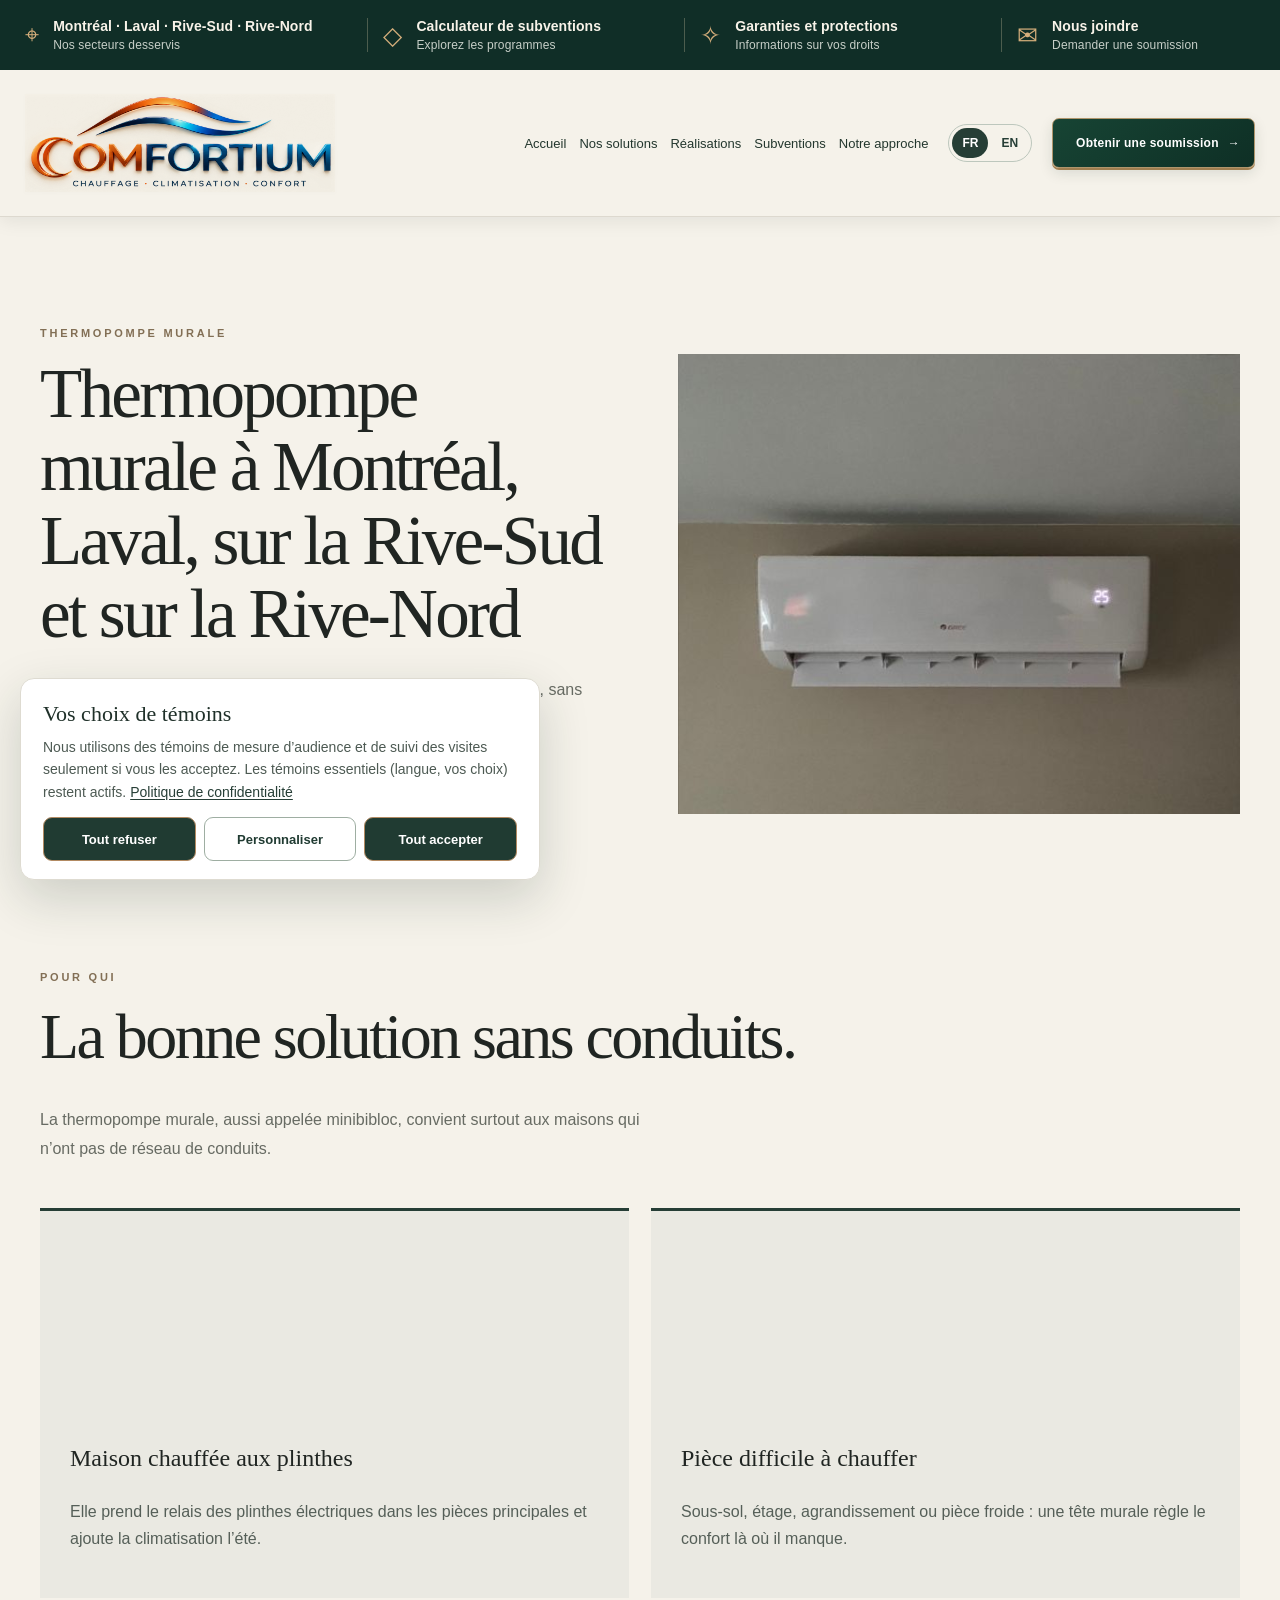
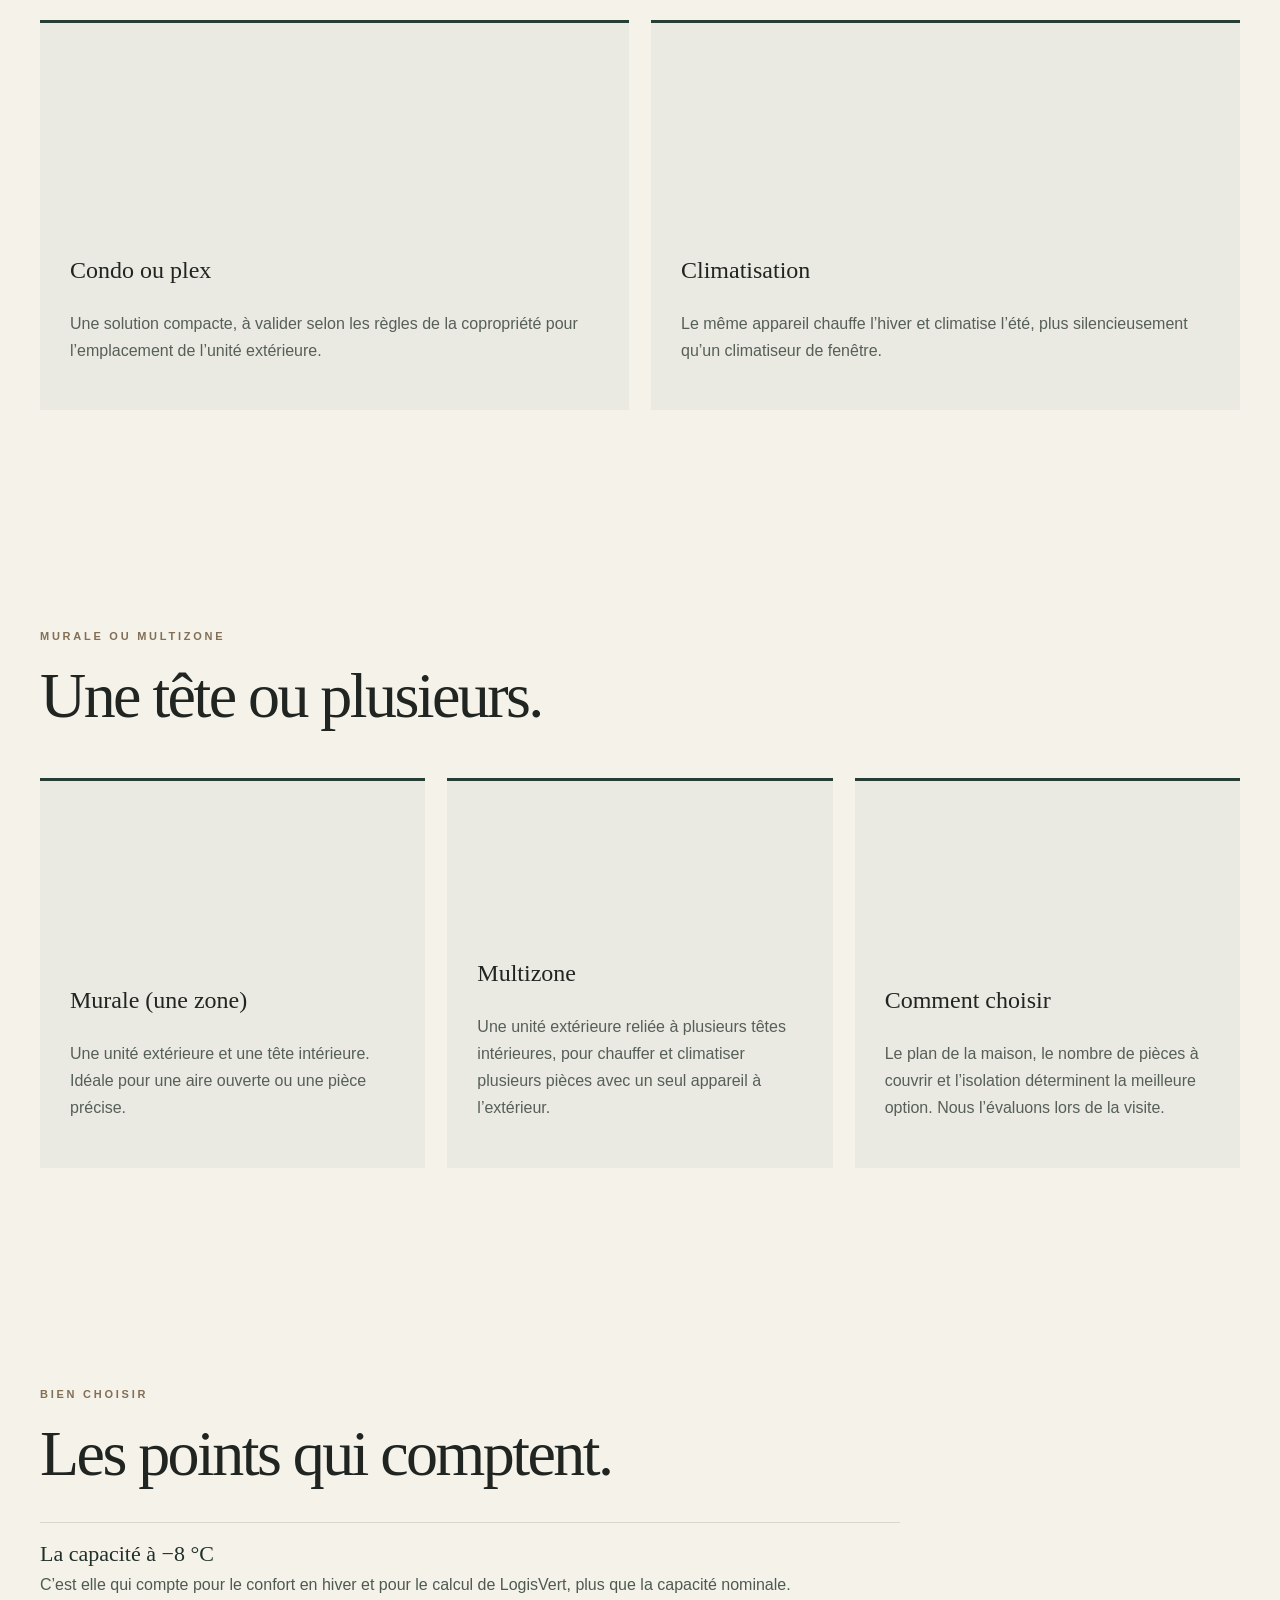
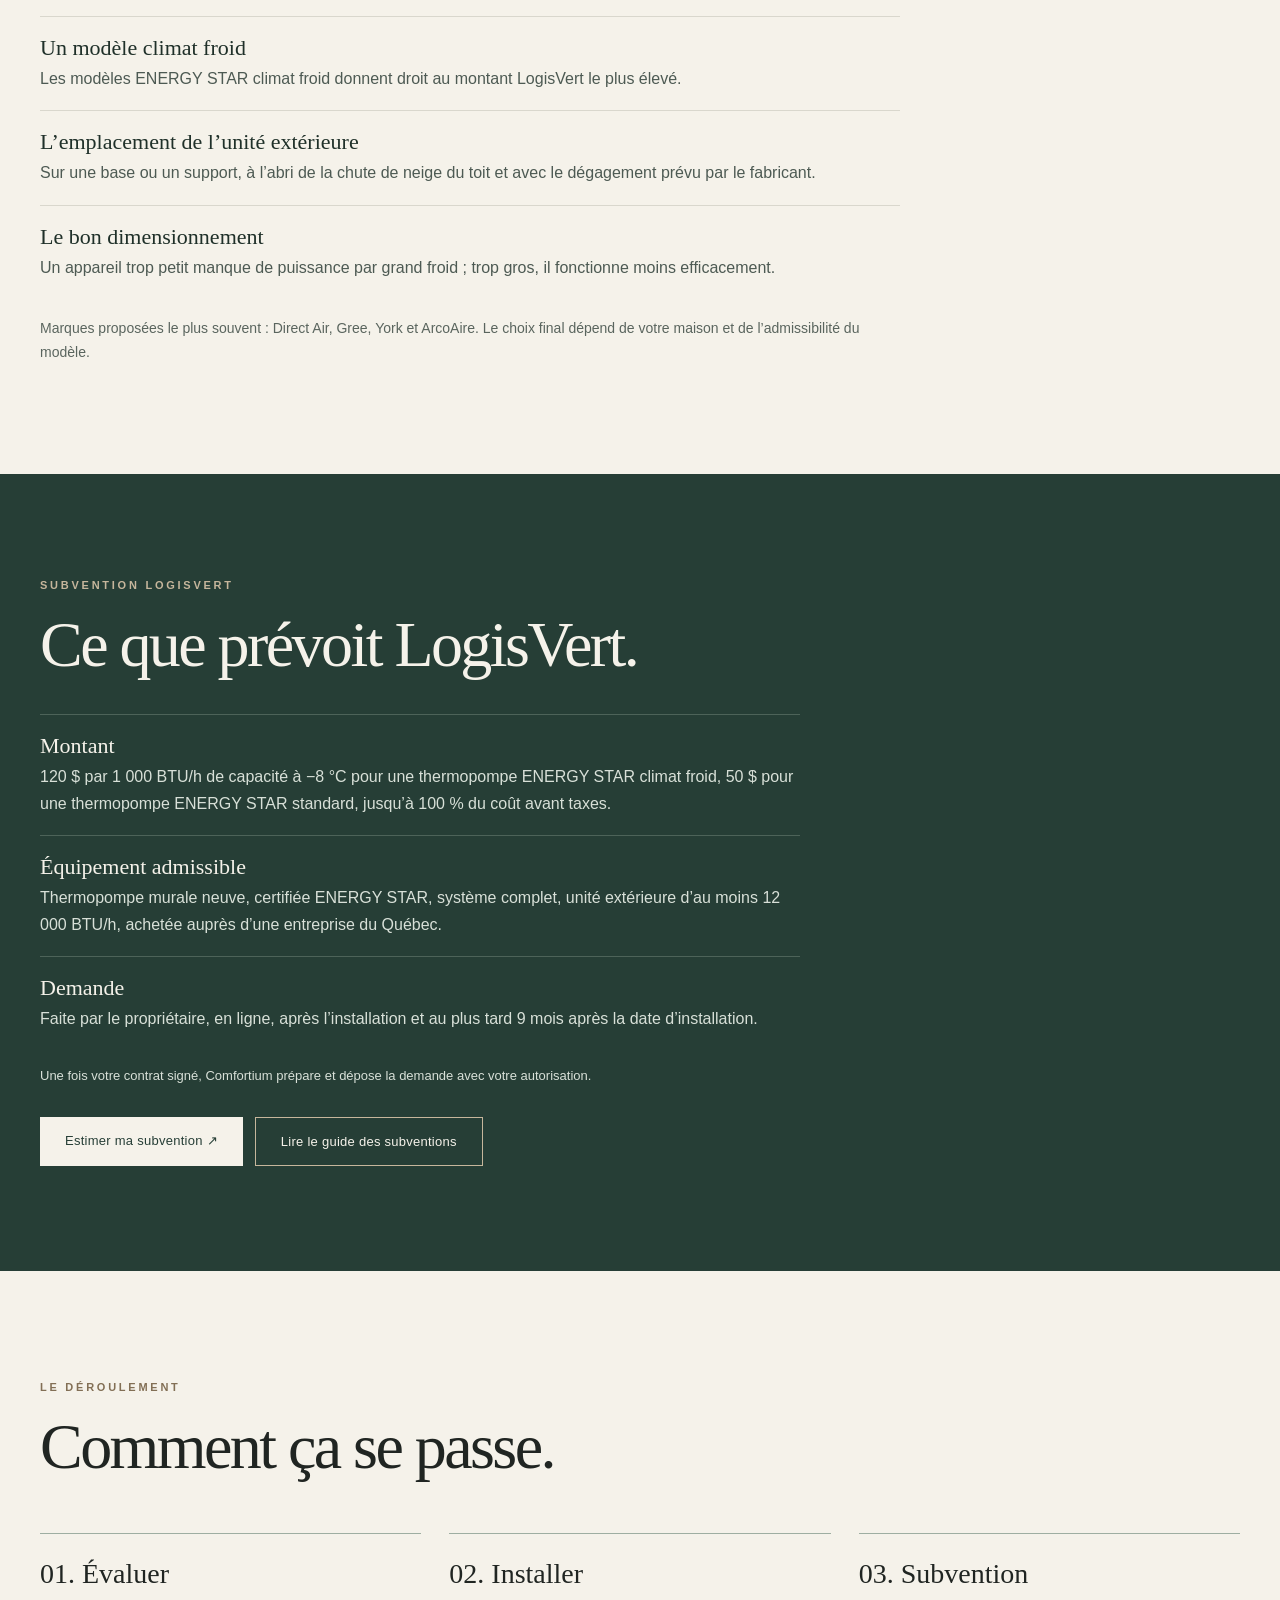
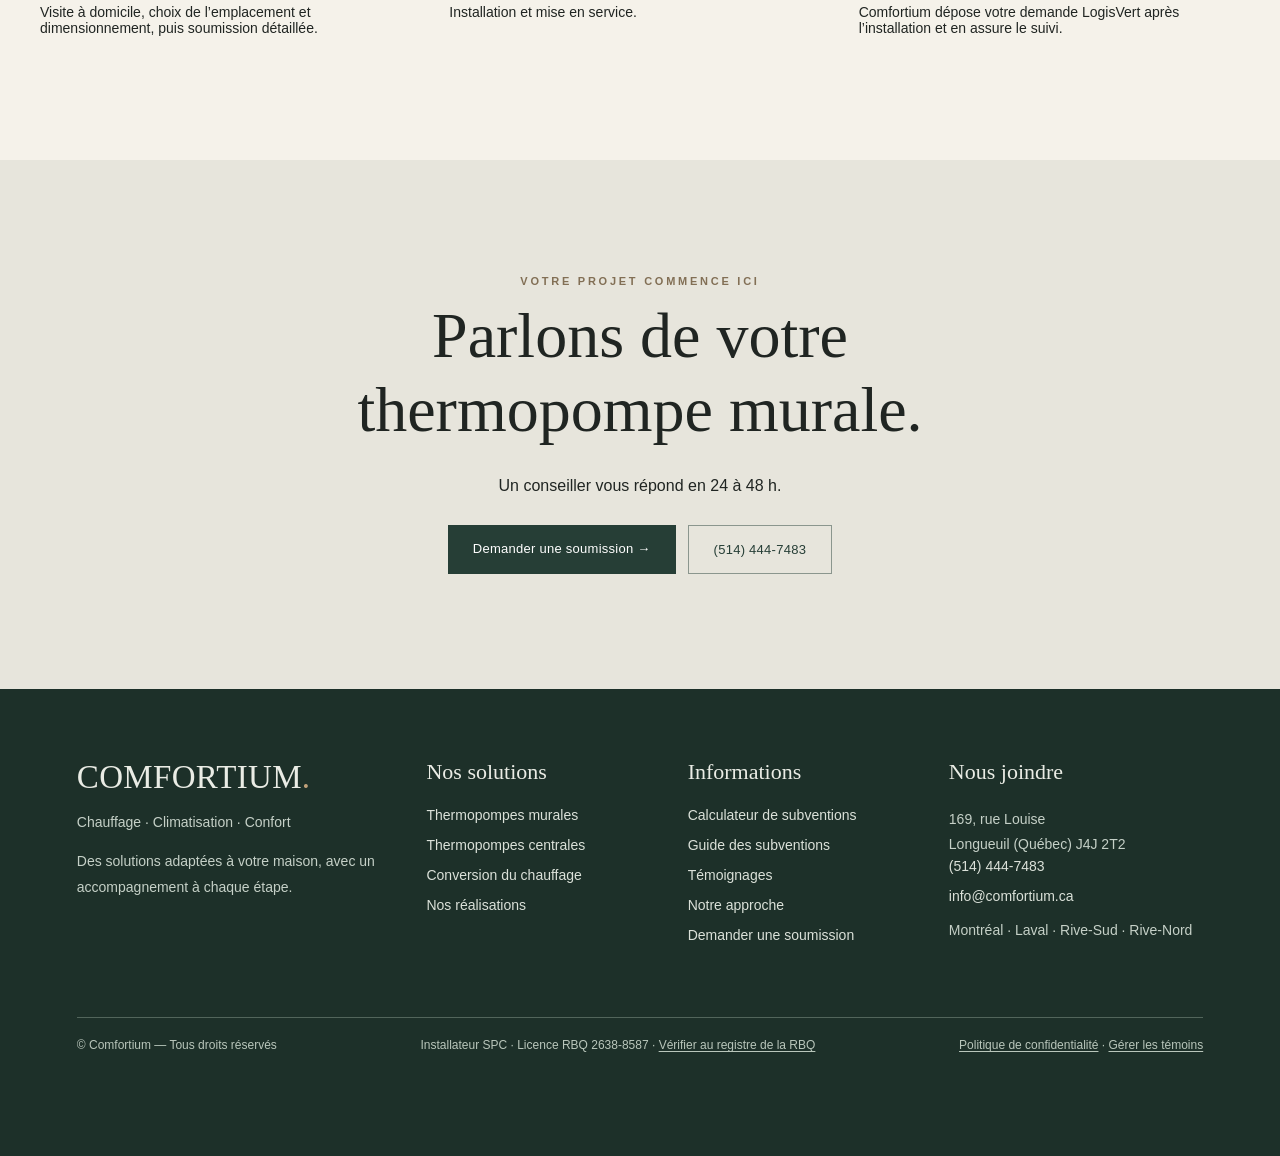
<file: thermopompe-murale.html>
<!DOCTYPE html>

<html lang="fr"><head><meta charset="utf-8"/><meta content="width=device-width,initial-scale=1" name="viewport"/><title>Thermopompe murale — Montréal, Laval, Rive-Sud, Rive-Nord | Comfortium</title>
<meta name="description" content="Thermopompe murale à Montréal, Laval, sur la Rive-Sud et sur la Rive-Nord : choix du modèle, installation et demande LogisVert."/>
<link rel="canonical" href="https://comfortium.ca/thermopompe-murale"/>
<meta property="og:type" content="website"/>
<meta property="og:site_name" content="Comfortium"/>
<meta property="og:locale" content="fr_CA"/>
<meta property="og:url" content="https://comfortium.ca/thermopompe-murale"/>
<meta property="og:title" content="Thermopompe murale — Montréal, Laval, Rive-Sud, Rive-Nord | Comfortium"/>
<meta property="og:description" content="Choix du modèle, installation et demande LogisVert."/>
<meta property="og:image" content="https://comfortium.ca/original_4.jpg"/>
<meta property="og:image:alt" content="Thermopompe murale installée"/>
<style>
:root{--cream:#f5f2ea;--green:#263e36;--ink:#202522;--muted:#676b63;--gold:#aa9273}*{box-sizing:border-box}html{scroll-behavior:smooth}body{margin:0;background:var(--cream);color:var(--ink);font-family:Arial,Helvetica,sans-serif}a{text-decoration:none;color:inherit}header{position:sticky;top:0;z-index:20;background:#f5f2eaf2;backdrop-filter:blur(14px);border-bottom:1px solid #ddd9cf}.nav{max-width:1280px;margin:auto;padding:21px 35px;display:flex;align-items:center;gap:35px}.brand{font-family:Georgia,serif;font-size:30px;letter-spacing:-1px;color:var(--green);margin-right:auto}.navlinks{display:flex;gap:28px;font-size:13px}.btn{display:inline-block;background:var(--green);color:white;padding:16px 25px;font-size:13px;letter-spacing:.02em}.btn.outline{background:transparent;border:1px solid #8b968e;color:var(--green)}.hero{min-height:680px;position:relative;display:flex;align-items:center;color:white;background:linear-gradient(90deg,rgba(17,35,29,.86),rgba(17,35,29,.22)),url("thermopompe-hero.jpg") center/cover}.hero-inner{max-width:1280px;margin:auto;width:100%;padding:90px 48px}.eyebrow{text-transform:uppercase;letter-spacing:.25em;font-size:11px;font-weight:bold}.hero h1{font:normal clamp(52px,7vw,104px)/1.03 Georgia,serif;letter-spacing:-.045em;max-width:820px;margin:28px 0}.hero p{font-size:18px;line-height:1.7;max-width:520px;color:#e7e9e4;margin-bottom:34px}.actions{display:flex;gap:14px;flex-wrap:wrap}.hero .btn{background:#f5f2ea;color:#263e36}.hero .btn.outline{background:transparent;border:1px solid #e6e6de;color:white}.strip{display:grid;grid-template-columns:repeat(3,1fr);gap:0;border-bottom:1px solid #ddd9cf}.strip div{text-align:center;padding:30px 15px;border-right:1px solid #ddd9cf;font-size:13px}.section{max-width:1280px;margin:auto;padding:110px 40px}.section h2{font:normal clamp(40px,5vw,67px)/1.13 Georgia,serif;letter-spacing:-.04em;margin:18px 0 32px}.section .intro{max-width:600px;color:var(--muted);line-height:1.8}.grid{display:grid;grid-template-columns:repeat(3,1fr);gap:22px;margin-top:45px}.service{background:#eae9e2;min-height:390px;display:flex;flex-direction:column;justify-content:end;padding:30px;border-top:3px solid var(--green)}.service b{font:normal 31px Georgia,serif}.service p{line-height:1.7;color:#555f58}.dark{background:var(--green);color:#f5f2ea}.dark .section{padding-top:105px;padding-bottom:105px}.dark p{color:#d8e0d8;line-height:1.8;max-width:600px}.split{display:grid;grid-template-columns:1fr 1fr;gap:75px;align-items:center}.photo{min-height:420px;background:linear-gradient(140deg,#8b9e90,#314d42);display:flex;align-items:center;justify-content:center;color:#e7ede8;font:normal 27px Georgia,serif;text-align:center;padding:30px}.steps{display:grid;grid-template-columns:repeat(3,1fr);gap:28px;margin-top:50px}.step{border-top:1px solid #9eaea2;padding-top:24px}.step strong{font:normal 28px Georgia,serif}.step p{font-size:14px}.videos{display:grid;grid-template-columns:repeat(3,1fr);gap:20px;margin-top:40px}.video{aspect-ratio:4/3;background:#d7d9d5;display:flex;align-items:center;justify-content:center;color:#516258;text-align:center;padding:22px}.video span{font-size:14px}.contact{background:#e7e5dc;text-align:center;padding:115px 25px}.contact h2{font:normal clamp(42px,5vw,70px) Georgia,serif;margin:12px auto 30px;max-width:700px}footer{background:#1e2e27;color:#ddd;padding:35px 45px;display:flex;justify-content:space-between;gap:20px;font-size:13px}.notice{position:fixed;bottom:18px;left:18px;z-index:30;background:#fff;color:#25382d;box-shadow:0 4px 25px #0002;padding:12px 16px;font-size:12px;max-width:350px}.chat{position:fixed;bottom:20px;right:20px;background:var(--green);color:white;border:0;padding:16px 19px;border-radius:100px;box-shadow:0 8px 25px #0003;cursor:pointer}.chatnote{display:none;position:fixed;bottom:83px;right:20px;background:white;padding:22px;max-width:280px;box-shadow:0 6px 35px #0002;z-index:30;font-size:14px;line-height:1.5}.chatnote.show{display:block}@media(max-width:750px){.nav{padding:17px 20px}.navlinks{display:none}.brand{font-size:26px}.hero{min-height:600px}.hero-inner{padding:70px 25px}.strip,.grid,.split,.steps,.videos{grid-template-columns:1fr}.section{padding:70px 24px}.service{min-height:220px}.strip div{padding:19px}footer{flex-direction:column}.notice{bottom:10px;left:10px;right:80px}.chat{bottom:14px;right:12px}}
@media(prefers-reduced-motion:reduce){html{scroll-behavior:auto}}

/* Animations progressives au scroll */
.reveal{opacity:0;transform:translateY(48px);transition:opacity .85s cubic-bezier(.2,.7,.2,1),transform .85s cubic-bezier(.2,.7,.2,1)}.reveal.visible{opacity:1;transform:translateY(0)}.service,.video{transition:transform .55s ease,filter .55s ease}.service:hover,.video:hover{transform:translateY(-8px)}.hero{background-attachment:fixed}.scroll-progress{position:fixed;top:0;left:0;height:3px;background:#aa9273;z-index:100;width:0}.scroll-cue{position:absolute;bottom:24px;left:50%;transform:translateX(-50%);color:#fff;font-size:11px;letter-spacing:.22em;animation:cue 1.6s infinite alternate}@keyframes cue{to{transform:translate(-50%,9px);opacity:.4}}.photo{position:sticky;top:110px}.video{min-height:270px}@media(max-width:750px){.hero{background-attachment:scroll}.photo{position:relative;top:auto}.video{min-height:320px}}@media(prefers-reduced-motion:reduce){.reveal{opacity:1;transform:none;transition:none}.scroll-cue{animation:none}}
</style><style>
/* Cartes produits V4 : images et textes séparés, sans superposition */
.solution-grid{align-items:stretch;gap:22px}.solution-card{display:block;min-height:0;padding:0!important;border-top:0!important;background:#fdfcf8!important;overflow:hidden;position:relative;box-shadow:0 10px 28px rgba(27,43,34,.065)}.solution-image{height:270px;overflow:hidden;background:#e0e0d9}.solution-image img{display:block;width:100%;height:100%;object-fit:cover;object-position:center;transition:transform .65s ease}.solution-card:hover .solution-image img{transform:scale(1.045)}.solution-content{min-height:185px;padding:25px 28px 30px;position:relative}.solution-content h3{font:normal clamp(25px,2.3vw,33px)/1.14 Georgia,serif;letter-spacing:-.025em;margin:0 0 13px;color:#263e36}.solution-content p{font-size:15px;line-height:1.65;color:#555f58;margin:0;padding-right:12px}.solution-arrow{position:absolute;right:23px;bottom:19px;color:#263e36;font-size:22px}@media(max-width:750px){.solution-image{height:245px}.solution-content{min-height:160px;padding:23px 24px 35px}}
</style><style>
.trust-metrics{display:grid;grid-template-columns:repeat(3,1fr);border-bottom:1px solid #d9d7cd;background:#f5f2ea}.metric{padding:40px 25px;text-align:center;border-right:1px solid #d9d7cd;display:flex;flex-direction:column;align-items:center;gap:12px}.metric strong{font:normal clamp(34px,4vw,62px) Georgia,serif;color:#263e36;line-height:1}.metric span{font-size:12px;letter-spacing:.04em;color:#555f58;max-width:260px}.gallery-heading{display:flex;align-items:end;justify-content:space-between;gap:20px}.gallery-controls{display:flex;gap:12px;padding-bottom:28px}.gallery-controls button{width:49px;height:49px;border:1px solid #263e36;background:transparent;color:#263e36;border-radius:50%;font-size:23px;cursor:pointer}.gallery-controls button:hover{background:#263e36;color:white}.gallery-track{display:flex;gap:19px;overflow-x:auto;scroll-snap-type:x mandatory;scroll-behavior:smooth;padding-bottom:16px;scrollbar-color:#8e9d90 transparent}.gallery-item{flex:0 0 min(32%,380px);margin:0;scroll-snap-align:start;background:#e6e5de;overflow:hidden}.gallery-item img{display:block;width:100%;height:360px;object-fit:cover;transition:transform .5s}.gallery-item:hover img{transform:scale(1.04)}.gallery-item figcaption{padding:15px 18px;font-size:12px;color:#45554b}.gallery-note{font-size:13px;color:#626b62;margin-top:16px}.reviews-band{background:#e8e5dc}.reviews-band h2{font:normal clamp(40px,5vw,65px) Georgia,serif}.reviews-band p{max-width:620px;line-height:1.7}.review-placeholder{padding:38px;border:1px solid #c6c9c0;margin-top:32px;color:#5e675f;font-size:14px}@media(max-width:750px){.trust-metrics{grid-template-columns:1fr}.metric{padding:22px;border-bottom:1px solid #ddd}.metric strong{font-size:38px}.gallery-heading{align-items:center}.gallery-item{flex-basis:80%}.gallery-item img{height:290px}.gallery-controls button{width:42px;height:42px}}
</style><style>.gallery-item{background:#f0eee8;flex-basis:min(37%,440px)}.gallery-image-button{display:block;position:relative;border:0;padding:0;width:100%;cursor:zoom-in;background:#e5e5de;overflow:hidden}.gallery-image-button img{height:340px;width:100%;object-fit:cover;object-position:center}.gallery-item figcaption{padding:19px 20px;display:flex;flex-direction:column;gap:6px}.gallery-item figcaption strong{font:normal 24px Georgia,serif;color:#263e36}.gallery-item figcaption small{font-size:12px;color:#667067}.zoom-label{position:absolute;bottom:15px;right:15px;background:#f5f2ea;color:#263e36;padding:9px 12px;font-size:12px}.lightbox{border:0;background:#f5f2ea;max-width:min(900px,92vw);max-height:92vh;padding:20px;box-shadow:0 20px 80px #0006}.lightbox::backdrop{background:#111b17db}.lightbox img{display:block;max-width:100%;max-height:75vh;object-fit:contain;margin:auto}.lightbox p{font-size:13px;color:#526158}.lightbox-close{position:absolute;right:15px;top:10px;border:0;background:#263e36;color:white;font-size:26px;cursor:pointer;width:42px;height:42px}@media(max-width:750px){.gallery-item{flex-basis:83%}.gallery-image-button img{height:280px}}@media(prefers-reduced-motion:reduce){.gallery-track{scroll-behavior:auto}}</style><style>
/* V7: galerie photo épurée sans légendes individuelles */
.gallery-section{padding-top:96px;padding-bottom:100px}
.gallery-heading{align-items:end;margin-bottom:30px}
.gallery-heading h2{margin:0;font-size:clamp(46px,5.5vw,76px);letter-spacing:-.045em}
.gallery-item{background:transparent;overflow:hidden}
.gallery-image-button{border-radius:2px;overflow:hidden}
.gallery-image-button img{height:clamp(290px,30vw,460px);object-fit:cover;transition:transform .7s cubic-bezier(.2,.8,.2,1)}
.gallery-image-button:hover img{transform:scale(1.045)}
.gallery-track{scroll-snap-type:x mandatory}
.gallery-item{scroll-snap-align:start}
@media(max-width:750px){.gallery-section{padding-top:65px;padding-bottom:70px}.gallery-heading h2{font-size:44px}.gallery-image-button img{height:330px}}
</style><style>
/* V8 : seule l'en-tête est remplacée, le reste de V7 est inchangé */
.premium-header{position:sticky;top:0;z-index:40;background:#f5f2ea;box-shadow:0 3px 14px rgba(14,31,26,.08)}
.utility-bar{background:#102e27;color:#f5f0e6}
.utility-inner{max-width:1600px;margin:auto;min-height:37px;padding:7px 28px;display:flex;align-items:center;justify-content:space-between;gap:16px;font-size:12px;letter-spacing:.01em}
.utility-inner a{color:inherit;text-decoration:none}.utility-inner a:hover{text-decoration:underline}
.premium-nav{max-width:1600px;min-height:116px;padding:12px 28px;gap:28px}
.premium-brand{display:flex;align-items:center;margin-right:auto;flex:0 1 370px;min-width:210px}
.premium-brand img{display:block;width:100%;height:auto;max-height:110px;object-fit:contain;object-position:left center;mix-blend-mode:multiply;filter:drop-shadow(0 1px 2px rgba(0,0,0,.09))}
.premium-nav .navlinks{display:flex;align-items:center;gap:clamp(13px,2vw,30px);white-space:nowrap}
.premium-nav .navlinks a{font-size:14px;color:#23372e;transition:color .2s}.premium-nav .navlinks a:hover{color:#9a7549}
.premium-cta{background:linear-gradient(140deg,#174434,#0e2f25);border:1px solid #af956b;box-shadow:0 5px 14px #142a241f,0 2px 0 #ae8755;padding:19px 22px;white-space:nowrap;border-radius:5px;font-weight:600;transition:transform .2s,box-shadow .2s}
.premium-cta:hover{transform:translateY(-2px);box-shadow:0 9px 18px #142a242a,0 2px 0 #ae8755}
.premium-cta span{padding-left:9px}
@media(max-width:1100px){.utility-inner span:nth-child(2),.utility-inner a:nth-child(4){display:none}.premium-brand{flex-basis:270px}.premium-nav{gap:14px}.premium-nav .navlinks{gap:14px}}
@media(max-width:750px){.utility-inner{min-height:30px;padding:6px 13px;font-size:10px}.utility-inner span:nth-child(3){display:none}.premium-nav{min-height:75px;padding:8px 12px;gap:8px}.premium-brand{min-width:0;flex:1 1 190px}.premium-brand img{max-height:66px}.premium-nav .navlinks{display:none}.premium-cta{font-size:11px;padding:12px 10px;white-space:normal;max-width:145px;text-align:center}}
</style><style>
/* V9: header-only layout override; other sections unchanged */
.premium-header{position:sticky;top:0;z-index:40;background:#f5f2ea;box-shadow:0 4px 18px rgba(14,31,26,.08)}
.utility-bar{background:#102e27;color:#f8f3e9}
.utility-inner{max-width:1760px;margin:auto;min-height:70px;padding:11px 42px;display:grid;grid-template-columns:1.3fr 1.2fr 1.2fr 1fr;gap:22px;align-items:center;font-size:14px}
.utility-item{display:flex;gap:14px;align-items:center;min-width:0;color:inherit;text-decoration:none}
.utility-item:not(:first-child){border-left:1px solid rgba(232,215,179,.28);padding-left:24px}
.utility-item strong,.utility-item small{display:block;white-space:nowrap}
.utility-item strong{font-weight:600;font-size:14px;letter-spacing:.005em}
.utility-item small{font-size:12px;color:#c7cfc8;margin-top:4px}
.utility-symbol{font-size:25px;color:#d4ae7b;flex-shrink:0}
.premium-nav{max-width:1760px;margin:auto;min-height:146px;padding:18px 42px;display:flex;align-items:center;gap:clamp(20px,2.6vw,48px)}
.premium-brand{display:flex;align-items:center;margin-right:auto;flex:0 1 430px;min-width:260px}
.premium-brand img{display:block;width:100%;max-height:116px;object-fit:contain;object-position:left center;mix-blend-mode:multiply;filter:drop-shadow(0 1px 2px rgba(0,0,0,.06))}
.premium-nav .navlinks{display:flex;align-items:center;gap:clamp(14px,1.55vw,30px);white-space:nowrap}
.premium-nav .navlinks a{font-size:15px;color:#23372e;transition:color .2s}
.premium-nav .navlinks a:hover{color:#9a7549}
.premium-cta{background:linear-gradient(140deg,#174434,#0e2f25);border:1px solid #af956b;box-shadow:0 5px 14px #142a241f,0 2px 0 #ae8755;padding:20px 24px;white-space:nowrap;border-radius:7px;font-weight:600;transition:transform .2s,box-shadow .2s}
.premium-cta:hover{transform:translateY(-2px);box-shadow:0 9px 18px #142a242a,0 2px 0 #ae8755}
.premium-cta span{padding-left:9px}
@media(max-width:1300px){.utility-inner{padding:10px 25px;gap:12px}.utility-item:not(:first-child){padding-left:15px}.premium-nav{padding:15px 25px;gap:20px}.premium-brand{flex-basis:310px;min-width:220px}.premium-nav .navlinks{gap:13px}.premium-nav .navlinks a{font-size:13px}.premium-cta{padding:17px 14px;font-size:12px}}
@media(max-width:980px){.utility-inner{grid-template-columns:1fr 1fr;min-height:60px}.utility-guarantees{display:none}.utility-contact{display:none}.utility-item:nth-child(2){border-left:1px solid rgba(232,215,179,.28)}.premium-nav{min-height:104px}.premium-brand{flex:1 1 270px}.premium-nav .navlinks{display:none}.premium-brand img{max-height:92px}}
@media(max-width:580px){.utility-inner{min-height:52px;padding:9px 13px;gap:8px}.utility-item{gap:6px}.utility-item:not(:first-child){padding-left:9px}.utility-symbol{font-size:18px}.utility-item strong{font-size:10px}.utility-item small{font-size:9px}.premium-nav{min-height:82px;padding:8px 12px;gap:8px}.premium-brand{min-width:0;flex:1 1 180px}.premium-brand img{max-height:75px}.premium-cta{font-size:11px;padding:12px 10px;white-space:normal;max-width:148px;text-align:center}}
</style><style>
.reviews-band{background:#eae8df;color:#243b32}.reviews-band .section{max-width:1280px}.reviews-intro{max-width:770px;line-height:1.7;color:#5a655e}.reviews-grid{display:grid;grid-template-columns:repeat(3,minmax(0,1fr));gap:20px;margin-top:38px}.review-card{padding:32px;background:#f7f5ee;border:1px solid #d6d5cb;display:flex;flex-direction:column;min-height:310px}.review-stars{color:#aa8860;letter-spacing:3px}.review-card blockquote{font:normal 19px/1.6 Georgia,serif;margin:23px 0;flex:1}.review-by{font-weight:700;font-size:14px}.review-by span{color:#637068;font-weight:400}.reviews-disclaimer{font-size:12px;color:#667168;margin-top:22px}.footer-premium{background:#1d3029;color:#eaece5;display:block;padding:70px 6% 20px}.footer-grid{max-width:1300px;margin:auto;display:grid;grid-template-columns:1.4fr 1fr 1fr 1.15fr;gap:40px}.footer-grid h3{font:normal 22px Georgia,serif;margin:0 0 22px}.footer-grid a{display:block;margin:0 0 14px;color:#dbe1d9;text-decoration:none;font-size:14px}.footer-grid a:hover{text-decoration:underline}.footer-grid p,.footer-grid address{font-style:normal;color:#c5d0c7;font-size:14px;line-height:1.8}.footer-brand{font:normal 33px Georgia,serif;letter-spacing:.01em}.footer-brand span{color:#c0a17a}.footer-bottom{max-width:1300px;margin:60px auto 0;padding-top:20px;border-top:1px solid #52655b;display:flex;justify-content:space-between;gap:15px;color:#b9c6bb;font-size:12px}@media(max-width:900px){.reviews-grid{grid-template-columns:1fr}.footer-grid{grid-template-columns:repeat(2,minmax(0,1fr))}}@media(max-width:560px){.footer-grid{grid-template-columns:1fr}.footer-bottom{flex-direction:column}.footer-premium{padding:55px 24px 22px}}
</style><style>#formulaire-integre{max-width:850px}#comfortium-chat-original{color-scheme:normal}@media(max-width:700px){#comfortium-chat-original{width:100vw;height:105px;bottom:0;transition:height .2s}body:has(#comfortium-chat-original){} }</style><style>
/* Comfortium V15 shared design tokens: visual-only overrides */
:root{--cv-forest:#203b32;--cv-ivory:#f5f2ea;--cv-orange:#dc762b;--cv-blue:#176f9c;--cv-ink:#263b32}
html{scroll-padding-top:110px}body{overflow-x:hidden}
#lead-form,.lead-form-card{box-sizing:border-box!important;width:100%!important;max-width:100%!important;margin:0 auto!important;background:#fff!important;color:var(--cv-ink)!important;border:1px solid #dedbd1!important;border-radius:18px!important;box-shadow:0 12px 34px rgba(22,44,35,.08)!important;padding:clamp(20px,4vw,42px)!important}
#lead-form *{box-sizing:border-box!important}
#lead-form .lf-label{color:var(--cv-forest)!important;font-weight:600!important}
#lead-form .input-field,#lead-form .textarea-field{background:#fcfbf8!important;color:#203b32!important;border:1px solid #c9d0c8!important;border-radius:9px!important;box-shadow:none!important;min-width:0!important;width:100%!important}
#lead-form .input-field:focus,#lead-form .textarea-field:focus{border-color:var(--cv-blue)!important;outline:2px solid rgba(23,111,156,.18)!important;outline-offset:1px!important}
#lead-form .lf-row{display:grid!important;grid-template-columns:repeat(2,minmax(0,1fr))!important;gap:15px!important}
#lead-form .lf-field{min-width:0!important}
#lead-form .lf-submit{background:var(--cv-forest)!important;color:#fff!important;border:1px solid #b28a62!important;border-radius:10px!important;box-shadow:none!important;min-height:50px!important}
#lead-form .lf-submit:hover{background:#305447!important}
#lead-form .privacy-note{color:#68746c!important}
@media(max-width:580px){#lead-form .lf-row{grid-template-columns:1fr!important}#lead-form,.lead-form-card{padding:20px!important}}
</style><style>
#comfortium-language-switch{display:flex;align-items:center;gap:3px;padding:3px;border:1px solid #bdc7bd;border-radius:99px;flex-shrink:0}
#comfortium-language-switch button{border:0;background:transparent;color:#263e36;font:600 12px Arial;padding:8px 10px;border-radius:99px;cursor:pointer}
#comfortium-language-switch button[aria-pressed="true"]{background:#263e36;color:#fff}
#chatCloseButton{flex:0 0 auto;width:38px;height:38px;border-radius:50%;border:1px solid #b9c8c0;background:#f5f2ea;color:#203b32;font-size:26px;line-height:1;cursor:pointer;display:grid;place-items:center;margin-left:8px;z-index:2}
#chatCloseButton:focus-visible{outline:3px solid #e38b38;outline-offset:2px}
#chatWindow{isolation:isolate}
@media(max-width:800px){.premium-nav{flex-wrap:wrap!important;gap:8px!important}#comfortium-language-switch{margin-left:auto}.premium-nav .navlinks{display:none!important}}
</style><style id="comfortium-v20-chat-fixes">
#chatBubble.chat-is-open{visibility:hidden!important;pointer-events:none!important}
#chatWindow .quick-replies{display:flex!important;flex-wrap:wrap!important;gap:8px!important;margin-top:10px!important;max-width:100%!important}
#chatWindow .qr-btn{appearance:none!important;display:inline-flex!important;align-items:center!important;white-space:normal!important;text-align:left!important;background:#fff!important;border:1px solid #d7dfd8!important;border-radius:999px!important;padding:10px 14px!important;color:#203b32!important;font:600 12px/1.35 system-ui,sans-serif!important;box-shadow:0 2px 7px rgba(0,0,0,.06)!important;max-width:100%!important}
#chatWindow .qr-btn:hover{background:#eaf2ed!important;border-color:#769788!important}
#chatWindow .chat-messages{min-height:0!important}
#chatWindow .chat-head-row{min-width:0!important}
#chatWindow .chat-head-name{overflow-wrap:anywhere!important}
@media(max-width:550px){#chatWindow{max-height:calc(100dvh - 100px)!important}#chatWindow .qr-btn{font-size:12px!important}}
</style><style>.footer-bottom{padding-bottom:84px}.licence-note a:hover{opacity:.8}</style>
<style>
/* Formulaire de soumission natif — design Comfortium */
#lead-form.qf-card{box-sizing:border-box;width:100%;max-width:826px;margin:42px auto 0;background:#fff;color:#263b32;border:1px solid #dedbd1;border-radius:18px;box-shadow:0 12px 34px rgba(22,44,35,.08);padding:34px;text-align:left;font-family:Arial,Helvetica,sans-serif}
.qf-row{display:grid;grid-template-columns:repeat(2,minmax(0,1fr));gap:15px}
.qf-field{min-width:0}
.qf-label{display:block;font-size:11px;font-weight:600;letter-spacing:.1em;text-transform:uppercase;color:#203b32;margin-bottom:6px}
.qf-input{box-sizing:border-box;display:block;width:100%;background:#fcfbf8;color:#203b32;border:1px solid #c9d0c8;border-radius:9px;padding:12px 16px;font:14px Arial,Helvetica,sans-serif;margin:0 0 16px}
.qf-input:focus{outline:2px solid rgba(38,62,54,.22);outline-offset:1px;border-color:#263e36}
textarea.qf-input{min-height:90px;resize:vertical;line-height:1.6}
select.qf-input{cursor:pointer}
.qf-error,.qf-success{display:none;border-radius:10px;padding:12px 14px;font-size:13px;line-height:1.5;margin:0 0 12px}
.qf-error{background:#fdf3f2;border:1px solid #e9b4ad;color:#9f2d20}
.qf-success{background:#f1f6f2;border:1px solid #a9c7b1;color:#1f5133;font-weight:600;text-align:center}
#lfSubmitBtn{display:block;width:100%;min-height:50px;background:#203b32;color:#fff;border:1px solid #b28a62;border-radius:10px;font:700 14px Arial,Helvetica,sans-serif;letter-spacing:.01em;cursor:pointer;margin-top:4px}
#lfSubmitBtn:hover{background:#305447}
#lfSubmitBtn:disabled{opacity:.6;cursor:not-allowed}
.qf-note{font-size:11px;line-height:1.6;color:#68746c;text-align:center;margin:12px 0 0}
@media(max-width:700px){#lead-form.qf-card{padding:20px}.qf-row{grid-template-columns:1fr;gap:0}}
</style>
<script>window.dataLayer=window.dataLayer||[];function gtag(){dataLayer.push(arguments);}
/* Loi 25 : témoins refusés par défaut, jusqu'au consentement (bannière à venir). */
gtag('consent','default',{analytics_storage:'denied',ad_storage:'denied',ad_user_data:'denied',ad_personalization:'denied'});
gtag('js',new Date());gtag('config','G-3FQPV0JGVG');</script>
<script async src="https://www.googletagmanager.com/gtag/js?id=G-3FQPV0JGVG"></script>
<script type="application/ld+json">{"@context": "https://schema.org", "@type": "Service", "name": "Vente et installation de thermopompes murales", "serviceType": "Installation de thermopompe murale", "url": "https://comfortium.ca/thermopompe-murale", "areaServed": [{"@type": "City", "name": "Montréal"}, {"@type": "City", "name": "Laval"}, {"@type": "Place", "name": "Rive-Sud de Montréal"}, {"@type": "Place", "name": "Rive-Nord de Montréal"}], "provider": {"@type": "HVACBusiness", "name": "Comfortium", "url": "https://comfortium.ca/", "telephone": "+1-514-444-7483"}}</script>
<style>.mz-hero h1{font:normal clamp(44px,5.4vw,76px)/1.06 Georgia,serif;letter-spacing:-.04em;margin:18px 0 26px;max-width:640px}.mz-actions{display:flex;flex-wrap:wrap;gap:12px;margin-top:30px}.mz-list{list-style:none;padding:0;margin:30px 0 0;max-width:760px}.mz-list li{border-top:1px solid #4d6359;padding:18px 0;color:#d8e0d8;line-height:1.7}.mz-list strong{display:block;font:normal 22px Georgia,serif;color:#f5f2ea;margin-bottom:4px}.mz-small{font-size:13px}.service h3{font:normal 24px Georgia,serif;margin:0 0 10px}.pg-list{list-style:none;padding:0;margin:26px 0 0;max-width:860px}.pg-list li{border-top:1px solid #d9d7cd;padding:18px 0;line-height:1.7;color:#4d5a53}.pg-list strong{display:block;font:normal 22px Georgia,serif;color:#1f3029;margin-bottom:4px}.pg-note{font-size:14px;line-height:1.7;color:#5a655e;max-width:860px;margin:18px 0 0}.pg-table-wrap{overflow-x:auto;margin:26px 0 8px;max-width:860px}.pg-table{width:100%;border-collapse:collapse;font-size:14px;background:#fff}.pg-table th,.pg-table td{border:1px solid #dedbd1;padding:12px 14px;text-align:left;vertical-align:top}.pg-table th{background:#263e36;color:#f5f2ea;font-weight:700}.pg-links{list-style:none;padding:0;margin:22px 0 0}.pg-links li{padding:8px 0}.pg-links a{color:#263e36;text-decoration:underline;text-underline-offset:3px}.grid.g4{grid-template-columns:repeat(2,1fr)}@media(max-width:750px){.grid.g4{grid-template-columns:1fr}}@media(max-width:600px){.pg-table th,.pg-table td{padding:10px;font-size:13px}}</style>
<script src="consent.js" defer></script>
</head><body><div class="scroll-progress" id="scrollProgress"></div>
<header class="premium-header"><div class="utility-bar"><div class="utility-inner"><div class="utility-item"><span class="utility-symbol">⌖</span><span><strong>Montréal · Laval · Rive-Sud · Rive-Nord</strong><small><span data-i18n-en="Areas served" data-i18n-fr="Nos secteurs desservis">Nos secteurs desservis</span></small></span></div><a class="utility-item" href="calculateur-subvention.html"><span class="utility-symbol">◇</span><span><strong><span data-i18n-en="Rebate calculator" data-i18n-fr="Calculateur de subventions">Calculateur de subventions</span></strong><small><span data-i18n-en="Explore subsidy programs" data-i18n-fr="Explorez les programmes">Explorez les programmes</span></small></span></a><a class="utility-item utility-guarantees" href="index.html#subventions"><span class="utility-symbol">✧</span><span><strong><span data-i18n-en="Warranties and protections" data-i18n-fr="Garanties et protections">Garanties et protections</span></strong><small><span data-i18n-en="Information on your rights" data-i18n-fr="Informations sur vos droits">Informations sur vos droits</span></small></span></a><a class="utility-item utility-contact" href="index.html#soumission"><span class="utility-symbol">✉</span><span><strong><span data-i18n-en="Contact us" data-i18n-fr="Nous joindre">Nous joindre</span></strong><small><span data-i18n-en="Request a quote" data-i18n-fr="Demander une soumission">Demander une soumission</span></small></span></a></div></div><nav class="nav premium-nav"><a aria-label="Comfortium, accueil" class="premium-brand" href="index.html#accueil"><img alt="Comfortium — Chauffage, climatisation, confort" src="logo_comfortium_orange_bleu.png"/></a><div class="navlinks"><a href="index.html#accueil"><span data-i18n-en="Home" data-i18n-fr="Accueil">Accueil</span></a><a href="index.html#solutions"><span data-i18n-en="Our solutions" data-i18n-fr="Nos solutions">Nos solutions</span></a><a href="realisations.html"><span data-i18n-en="Projects" data-i18n-fr="Réalisations">Réalisations</span></a><a href="index.html#subventions"><span data-i18n-en="Subsidies" data-i18n-fr="Subventions">Subventions</span></a><a href="index.html#approche"><span data-i18n-en="Our approach" data-i18n-fr="Notre approche">Notre approche</span></a></div><div aria-label="Langue / Language" id="comfortium-language-switch" role="group"><button data-lang="fr" onclick="comfortiumSetLanguage('fr')" type="button">FR</button><button data-lang="en" onclick="comfortiumSetLanguage('en')" type="button">EN</button></div><a class="btn premium-cta" href="index.html#soumission"><span data-i18n-en="Get a quote" data-i18n-fr="Obtenir une soumission">Obtenir une soumission</span><span aria-hidden="true">→</span></a></nav></header>
<main id="murale"><section class="section mz-hero"><div class="split"><div><div class="eyebrow" style="color:#826f55"><span data-i18n-fr="Thermopompe murale" data-i18n-en="Wall-mounted heat pump">Thermopompe murale</span></div><h1><span data-i18n-fr="Thermopompe murale à Montréal, Laval, sur la Rive-Sud et sur la Rive-Nord" data-i18n-en="Wall-mounted heat pumps in Montréal, Laval and the South and North Shores">Thermopompe murale à Montréal, Laval, sur la Rive-Sud et sur la Rive-Nord</span></h1><p class="intro"><span data-i18n-fr="Une thermopompe murale chauffe et climatise une ou plusieurs pièces, sans conduits. Comfortium vous aide à choisir le bon modèle, s’occupe de l’installation, puis de votre demande LogisVert." data-i18n-en="A wall-mounted heat pump heats and cools one or more rooms, without ducts. Comfortium helps you choose the right model, takes care of the installation, then of your LogisVert application.">Une thermopompe murale chauffe et climatise une ou plusieurs pièces, sans conduits. Comfortium vous aide à choisir le bon modèle, s’occupe de l’installation, puis de votre demande LogisVert.</span></p><div class="mz-actions"><a class="btn" href="index.html#soumission"><span data-i18n-fr="Demander une soumission →" data-i18n-en="Request a quote →">Demander une soumission →</span></a><a class="btn outline" href="calculateur-subvention.html"><span data-i18n-fr="Estimer mes subventions" data-i18n-en="Estimate my rebates">Estimer mes subventions</span></a></div></div><div aria-label="Thermopompe murale installée par l’installateur SPC" class="photo" role="img" style="background:url(original_4.jpg) center/cover;min-height:460px"></div></div></section><section class="section" style="padding-top:20px"><div class="eyebrow" style="color:#826f55"><span data-i18n-fr="Pour qui" data-i18n-en="Who it is for">Pour qui</span></div><h2><span data-i18n-fr="La bonne solution sans conduits." data-i18n-en="The right solution without ducts.">La bonne solution sans conduits.</span></h2><p class="intro"><span data-i18n-fr="La thermopompe murale, aussi appelée minibibloc, convient surtout aux maisons qui n’ont pas de réseau de conduits." data-i18n-en="The wall-mounted heat pump, also called a mini-split, is best suited to homes without a duct system.">La thermopompe murale, aussi appelée minibibloc, convient surtout aux maisons qui n’ont pas de réseau de conduits.</span></p><div class="grid g4"><article class="service"><h3><span data-i18n-fr="Maison chauffée aux plinthes" data-i18n-en="Home heated with baseboards">Maison chauffée aux plinthes</span></h3><p><span data-i18n-fr="Elle prend le relais des plinthes électriques dans les pièces principales et ajoute la climatisation l’été." data-i18n-en="It takes over from electric baseboards in the main rooms and adds cooling in summer.">Elle prend le relais des plinthes électriques dans les pièces principales et ajoute la climatisation l’été.</span></p></article><article class="service"><h3><span data-i18n-fr="Pièce difficile à chauffer" data-i18n-en="Room that is hard to heat">Pièce difficile à chauffer</span></h3><p><span data-i18n-fr="Sous-sol, étage, agrandissement ou pièce froide : une tête murale règle le confort là où il manque." data-i18n-en="Basement, upper floor, extension or cold room: a wall unit fixes comfort where it is lacking.">Sous-sol, étage, agrandissement ou pièce froide : une tête murale règle le confort là où il manque.</span></p></article><article class="service"><h3><span data-i18n-fr="Condo ou plex" data-i18n-en="Condo or plex">Condo ou plex</span></h3><p><span data-i18n-fr="Une solution compacte, à valider selon les règles de la copropriété pour l’emplacement de l’unité extérieure." data-i18n-en="A compact solution, to be checked against condo rules for the outdoor unit location.">Une solution compacte, à valider selon les règles de la copropriété pour l’emplacement de l’unité extérieure.</span></p></article><article class="service"><h3><span data-i18n-fr="Climatisation" data-i18n-en="Cooling">Climatisation</span></h3><p><span data-i18n-fr="Le même appareil chauffe l’hiver et climatise l’été, plus silencieusement qu’un climatiseur de fenêtre." data-i18n-en="The same unit heats in winter and cools in summer, more quietly than a window air conditioner.">Le même appareil chauffe l’hiver et climatise l’été, plus silencieusement qu’un climatiseur de fenêtre.</span></p></article></div></section><section class="section"><div class="eyebrow" style="color:#826f55"><span data-i18n-fr="Murale ou multizone" data-i18n-en="Single or multi-zone">Murale ou multizone</span></div><h2><span data-i18n-fr="Une tête ou plusieurs." data-i18n-en="One indoor unit or several.">Une tête ou plusieurs.</span></h2><div class="grid"><article class="service"><h3><span data-i18n-fr="Murale (une zone)" data-i18n-en="Wall-mounted (single zone)">Murale (une zone)</span></h3><p><span data-i18n-fr="Une unité extérieure et une tête intérieure. Idéale pour une aire ouverte ou une pièce précise." data-i18n-en="One outdoor unit and one indoor unit. Ideal for an open area or a specific room.">Une unité extérieure et une tête intérieure. Idéale pour une aire ouverte ou une pièce précise.</span></p></article><article class="service"><h3><span data-i18n-fr="Multizone" data-i18n-en="Multi-zone">Multizone</span></h3><p><span data-i18n-fr="Une unité extérieure reliée à plusieurs têtes intérieures, pour chauffer et climatiser plusieurs pièces avec un seul appareil à l’extérieur." data-i18n-en="One outdoor unit connected to several indoor units, to heat and cool several rooms with a single unit outside.">Une unité extérieure reliée à plusieurs têtes intérieures, pour chauffer et climatiser plusieurs pièces avec un seul appareil à l’extérieur.</span></p></article><article class="service"><h3><span data-i18n-fr="Comment choisir" data-i18n-en="How to choose">Comment choisir</span></h3><p><span data-i18n-fr="Le plan de la maison, le nombre de pièces à couvrir et l’isolation déterminent la meilleure option. Nous l’évaluons lors de la visite." data-i18n-en="The layout of the home, the number of rooms to cover and the insulation determine the best option. We assess it during the visit.">Le plan de la maison, le nombre de pièces à couvrir et l’isolation déterminent la meilleure option. Nous l’évaluons lors de la visite.</span></p></article></div></section><section class="section"><div class="eyebrow" style="color:#826f55"><span data-i18n-fr="Bien choisir" data-i18n-en="Choosing well">Bien choisir</span></div><h2><span data-i18n-fr="Les points qui comptent." data-i18n-en="What matters.">Les points qui comptent.</span></h2><ul class="pg-list"><li><strong><span data-i18n-fr="La capacité à −8 °C" data-i18n-en="Capacity at −8 °C">La capacité à −8 °C</span></strong><span data-i18n-fr="C’est elle qui compte pour le confort en hiver et pour le calcul de LogisVert, plus que la capacité nominale." data-i18n-en="This is what matters for winter comfort and for the LogisVert calculation, more than the nominal capacity.">C’est elle qui compte pour le confort en hiver et pour le calcul de LogisVert, plus que la capacité nominale.</span></li><li><strong><span data-i18n-fr="Un modèle climat froid" data-i18n-en="A cold-climate model">Un modèle climat froid</span></strong><span data-i18n-fr="Les modèles ENERGY STAR climat froid donnent droit au montant LogisVert le plus élevé." data-i18n-en="ENERGY STAR cold-climate models qualify for the highest LogisVert amount.">Les modèles ENERGY STAR climat froid donnent droit au montant LogisVert le plus élevé.</span></li><li><strong><span data-i18n-fr="L’emplacement de l’unité extérieure" data-i18n-en="Outdoor unit location">L’emplacement de l’unité extérieure</span></strong><span data-i18n-fr="Sur une base ou un support, à l’abri de la chute de neige du toit et avec le dégagement prévu par le fabricant." data-i18n-en="On a base or bracket, sheltered from snow falling off the roof and with the clearance required by the manufacturer.">Sur une base ou un support, à l’abri de la chute de neige du toit et avec le dégagement prévu par le fabricant.</span></li><li><strong><span data-i18n-fr="Le bon dimensionnement" data-i18n-en="Proper sizing">Le bon dimensionnement</span></strong><span data-i18n-fr="Un appareil trop petit manque de puissance par grand froid ; trop gros, il fonctionne moins efficacement." data-i18n-en="A unit that is too small lacks power in extreme cold; too large, it runs less efficiently.">Un appareil trop petit manque de puissance par grand froid ; trop gros, il fonctionne moins efficacement.</span></li></ul><p class="pg-note"><span data-i18n-fr="Marques proposées le plus souvent : Direct Air, Gree, York et ArcoAire. Le choix final dépend de votre maison et de l’admissibilité du modèle." data-i18n-en="Brands we most often offer: Direct Air, Gree, York and ArcoAire. The final choice depends on your home and on the model’s eligibility.">Marques proposées le plus souvent : Direct Air, Gree, York et ArcoAire. Le choix final dépend de votre maison et de l’admissibilité du modèle.</span></p></section><section class="dark"><div class="section"><div class="eyebrow" style="color:#c6b69c"><span data-i18n-fr="Subvention LogisVert" data-i18n-en="LogisVert rebate">Subvention LogisVert</span></div><h2><span data-i18n-fr="Ce que prévoit LogisVert." data-i18n-en="What LogisVert provides.">Ce que prévoit LogisVert.</span></h2><ul class="mz-list"><li><strong><span data-i18n-fr="Montant" data-i18n-en="Amount">Montant</span></strong><span data-i18n-fr="120 $ par 1 000 BTU/h de capacité à −8 °C pour une thermopompe ENERGY STAR climat froid, 50 $ pour une thermopompe ENERGY STAR standard, jusqu’à 100 % du coût avant taxes." data-i18n-en="$120 per 1,000 BTU/h of capacity at −8 °C for an ENERGY STAR cold-climate heat pump, $50 for a standard ENERGY STAR heat pump, up to 100% of the pre-tax cost.">120 $ par 1 000 BTU/h de capacité à −8 °C pour une thermopompe ENERGY STAR climat froid, 50 $ pour une thermopompe ENERGY STAR standard, jusqu’à 100 % du coût avant taxes.</span></li><li><strong><span data-i18n-fr="Équipement admissible" data-i18n-en="Eligible equipment">Équipement admissible</span></strong><span data-i18n-fr="Thermopompe murale neuve, certifiée ENERGY STAR, système complet, unité extérieure d’au moins 12 000 BTU/h, achetée auprès d’une entreprise du Québec." data-i18n-en="New wall-mounted heat pump, ENERGY STAR certified, complete system, outdoor unit of at least 12,000 BTU/h, bought from a Québec business.">Thermopompe murale neuve, certifiée ENERGY STAR, système complet, unité extérieure d’au moins 12 000 BTU/h, achetée auprès d’une entreprise du Québec.</span></li><li><strong><span data-i18n-fr="Demande" data-i18n-en="Application">Demande</span></strong><span data-i18n-fr="Faite par le propriétaire, en ligne, après l’installation et au plus tard 9 mois après la date d’installation." data-i18n-en="Made by the owner, online, after installation and no later than 9 months after the installation date.">Faite par le propriétaire, en ligne, après l’installation et au plus tard 9 mois après la date d’installation.</span></li></ul><p class="mz-small"><span data-i18n-fr="Une fois votre contrat signé, Comfortium prépare et dépose la demande avec votre autorisation." data-i18n-en="Once your contract is signed, Comfortium prepares and files the application with your authorization.">Une fois votre contrat signé, Comfortium prépare et dépose la demande avec votre autorisation.</span></p><div class="mz-actions"><a class="btn" href="calculateur-subvention.html" style="background:#f5f2ea;color:#263e36"><span data-i18n-fr="Estimer ma subvention ↗" data-i18n-en="Estimate my rebate ↗">Estimer ma subvention ↗</span></a><a class="btn outline" href="guide-subventions-thermopompe.html" style="color:#f5f2ea;border-color:#c6b69c"><span data-i18n-fr="Lire le guide des subventions" data-i18n-en="Read the rebate guide">Lire le guide des subventions</span></a></div></div></section><section class="section"><div class="eyebrow" style="color:#826f55"><span data-i18n-fr="Le déroulement" data-i18n-en="How it works">Le déroulement</span></div><h2><span data-i18n-fr="Comment ça se passe." data-i18n-en="What to expect.">Comment ça se passe.</span></h2><div class="steps"><div class="step"><strong><span data-i18n-fr="01. Évaluer" data-i18n-en="01. Assess">01. Évaluer</span></strong><p><span data-i18n-fr="Visite à domicile, choix de l’emplacement et dimensionnement, puis soumission détaillée." data-i18n-en="Home visit, choice of location and sizing, then a detailed quote.">Visite à domicile, choix de l’emplacement et dimensionnement, puis soumission détaillée.</span></p></div><div class="step"><strong><span data-i18n-fr="02. Installer" data-i18n-en="02. Install">02. Installer</span></strong><p><span data-i18n-fr="Installation et mise en service." data-i18n-en="Installation and start-up.">Installation et mise en service.</span></p></div><div class="step"><strong><span data-i18n-fr="03. Subvention" data-i18n-en="03. Rebate">03. Subvention</span></strong><p><span data-i18n-fr="Comfortium dépose votre demande LogisVert après l’installation et en assure le suivi." data-i18n-en="Comfortium files your LogisVert application after installation and follows up on it.">Comfortium dépose votre demande LogisVert après l’installation et en assure le suivi.</span></p></div></div></section><section class="contact"><div class="eyebrow" style="color:#826f55"><span data-i18n-fr="Votre projet commence ici" data-i18n-en="Your project starts here">Votre projet commence ici</span></div><h2><span data-i18n-fr="Parlons de votre thermopompe murale." data-i18n-en="Let’s talk about your wall-mounted heat pump.">Parlons de votre thermopompe murale.</span></h2><p><span data-i18n-fr="Un conseiller vous répond en 24 à 48 h." data-i18n-en="An advisor replies within 24 to 48 hours.">Un conseiller vous répond en 24 à 48 h.</span></p><div class="mz-actions" style="justify-content:center"><a class="btn" href="index.html#soumission"><span data-i18n-fr="Demander une soumission →" data-i18n-en="Request a quote →">Demander une soumission →</span></a><a class="btn outline" href="tel:+15144447483">(514) 444-7483</a></div></section></main><footer class="footer-premium"><div class="footer-grid"><div class="footer-about"><div class="footer-brand">COMFORTIUM<span>.</span></div><p><span data-i18n-en="Heating · Cooling · Comfort" data-i18n-fr="Chauffage · Climatisation · Confort">Chauffage · Climatisation · Confort</span></p><p><span data-i18n-en="Solutions tailored to your home, with support at every step." data-i18n-fr="Des solutions adaptées à votre maison, avec un accompagnement à chaque étape.">Des solutions adaptées à votre maison, avec un accompagnement à chaque étape.</span></p></div><div><h3><span data-i18n-en="Our solutions" data-i18n-fr="Nos solutions">Nos solutions</span></h3><a href="thermopompe-murale.html"><span data-i18n-en="Wall-mounted heat pumps" data-i18n-fr="Thermopompes murales">Thermopompes murales</span></a><a href="thermopompe-centrale.html"><span data-i18n-en="Central heat pumps" data-i18n-fr="Thermopompes centrales">Thermopompes centrales</span></a><a href="elimination-mazout.html"><span data-i18n-en="Heating system conversion" data-i18n-fr="Conversion du chauffage">Conversion du chauffage</span></a><a href="realisations.html"><span data-i18n-en="Our work" data-i18n-fr="Nos réalisations">Nos réalisations</span></a></div><div><h3><span data-i18n-en="Information" data-i18n-fr="Informations">Informations</span></h3><a href="calculateur-subvention.html"><span data-i18n-en="Rebate calculator" data-i18n-fr="Calculateur de subventions">Calculateur de subventions</span></a><a href="guide-subventions-thermopompe.html"><span data-i18n-en="Rebate guide" data-i18n-fr="Guide des subventions">Guide des subventions</span></a><a href="index.html#temoignages"><span data-i18n-en="Testimonials" data-i18n-fr="Témoignages">Témoignages</span></a><a href="index.html#approche"><span data-i18n-en="Our approach" data-i18n-fr="Notre approche">Notre approche</span></a><a href="index.html#soumission"><span data-i18n-en="Request a quote" data-i18n-fr="Demander une soumission">Demander une soumission</span></a></div><div><h3><span data-i18n-en="Contact us" data-i18n-fr="Nous joindre">Nous joindre</span></h3><address>169, rue Louise<br/>Longueuil (Québec) J4J 2T2</address><a href="tel:+15144447483">(514) 444-7483</a><a href="mailto:info@comfortium.ca">info@comfortium.ca</a><p>Montréal · Laval · Rive-Sud · Rive-Nord</p></div></div><div class="footer-bottom"><span>© Comfortium — Tous droits réservés</span><span class="licence-note"><span data-i18n-fr="Installateur SPC · Licence RBQ 2638-8587" data-i18n-en="Installer SPC · RBQ licence 2638-8587">Installateur SPC · Licence RBQ 2638-8587</span> · <a href="https://www.rbq.gouv.qc.ca/vous-etes/citoyen/verifier-la-licence-dun-entrepreneur" target="_blank" rel="noopener" style="color:inherit;text-decoration:underline;text-underline-offset:2px"><span data-i18n-fr="Vérifier au registre de la RBQ" data-i18n-en="Verify on the RBQ register">Vérifier au registre de la RBQ</span></a></span><span class="legal-links"><a href="politique-de-confidentialite.html" style="color:inherit;text-decoration:underline;text-underline-offset:2px"><span data-i18n-fr="Politique de confidentialité" data-i18n-en="Privacy policy">Politique de confidentialité</span></a> · <a href="#" onclick="if(window.comfortiumConsent){comfortiumConsent.open();}return false;" style="color:inherit;text-decoration:underline;text-underline-offset:2px"><span data-i18n-fr="Gérer les témoins" data-i18n-en="Manage cookies">Gérer les témoins</span></a></span></div></footer>
<script>
const targets=document.querySelectorAll('.section h2,.section .intro,.service,.video,.step,.split>div,.contact h2');targets.forEach(el=>el.classList.add('reveal'));
if('IntersectionObserver' in window){const io=new IntersectionObserver(entries=>entries.forEach(e=>{if(e.isIntersecting){e.target.classList.add('visible');io.unobserve(e.target)}}),{threshold:.13});targets.forEach(el=>io.observe(el))}else{targets.forEach(el=>el.classList.add('visible'))}
let scheduled=false;window.addEventListener('scroll',()=>{if(scheduled)return;scheduled=true;requestAnimationFrame(()=>{const max=document.documentElement.scrollHeight-innerHeight;document.getElementById('scrollProgress').style.width=(max>0?scrollY/max*100:0)+'%';scheduled=false})},{passive:true});
</script><script>
function comfortiumSetLanguage(next){
  if(next!=='fr'&&next!=='en')return;
  document.documentElement.lang=next;try{localStorage.setItem('comfortium_locale',next)}catch(e){}
  document.querySelectorAll('[data-i18n-fr]').forEach(function(el){el.textContent=el.getAttribute('data-i18n-'+next);});
  document.querySelectorAll('#comfortium-language-switch button').forEach(function(b){b.setAttribute('aria-pressed',String(b.dataset.lang===next));});
  document.title=next==='en'?"Wall-mounted heat pump — Montréal, Laval, South and North Shores | Comfortium":"Thermopompe murale — Montréal, Laval, Rive-Sud, Rive-Nord | Comfortium";
}
comfortiumSetLanguage((function(){try{return localStorage.getItem('comfortium_locale')==='en'?'en':'fr'}catch(e){return 'fr'}})());
</script></body></html>
</file>
